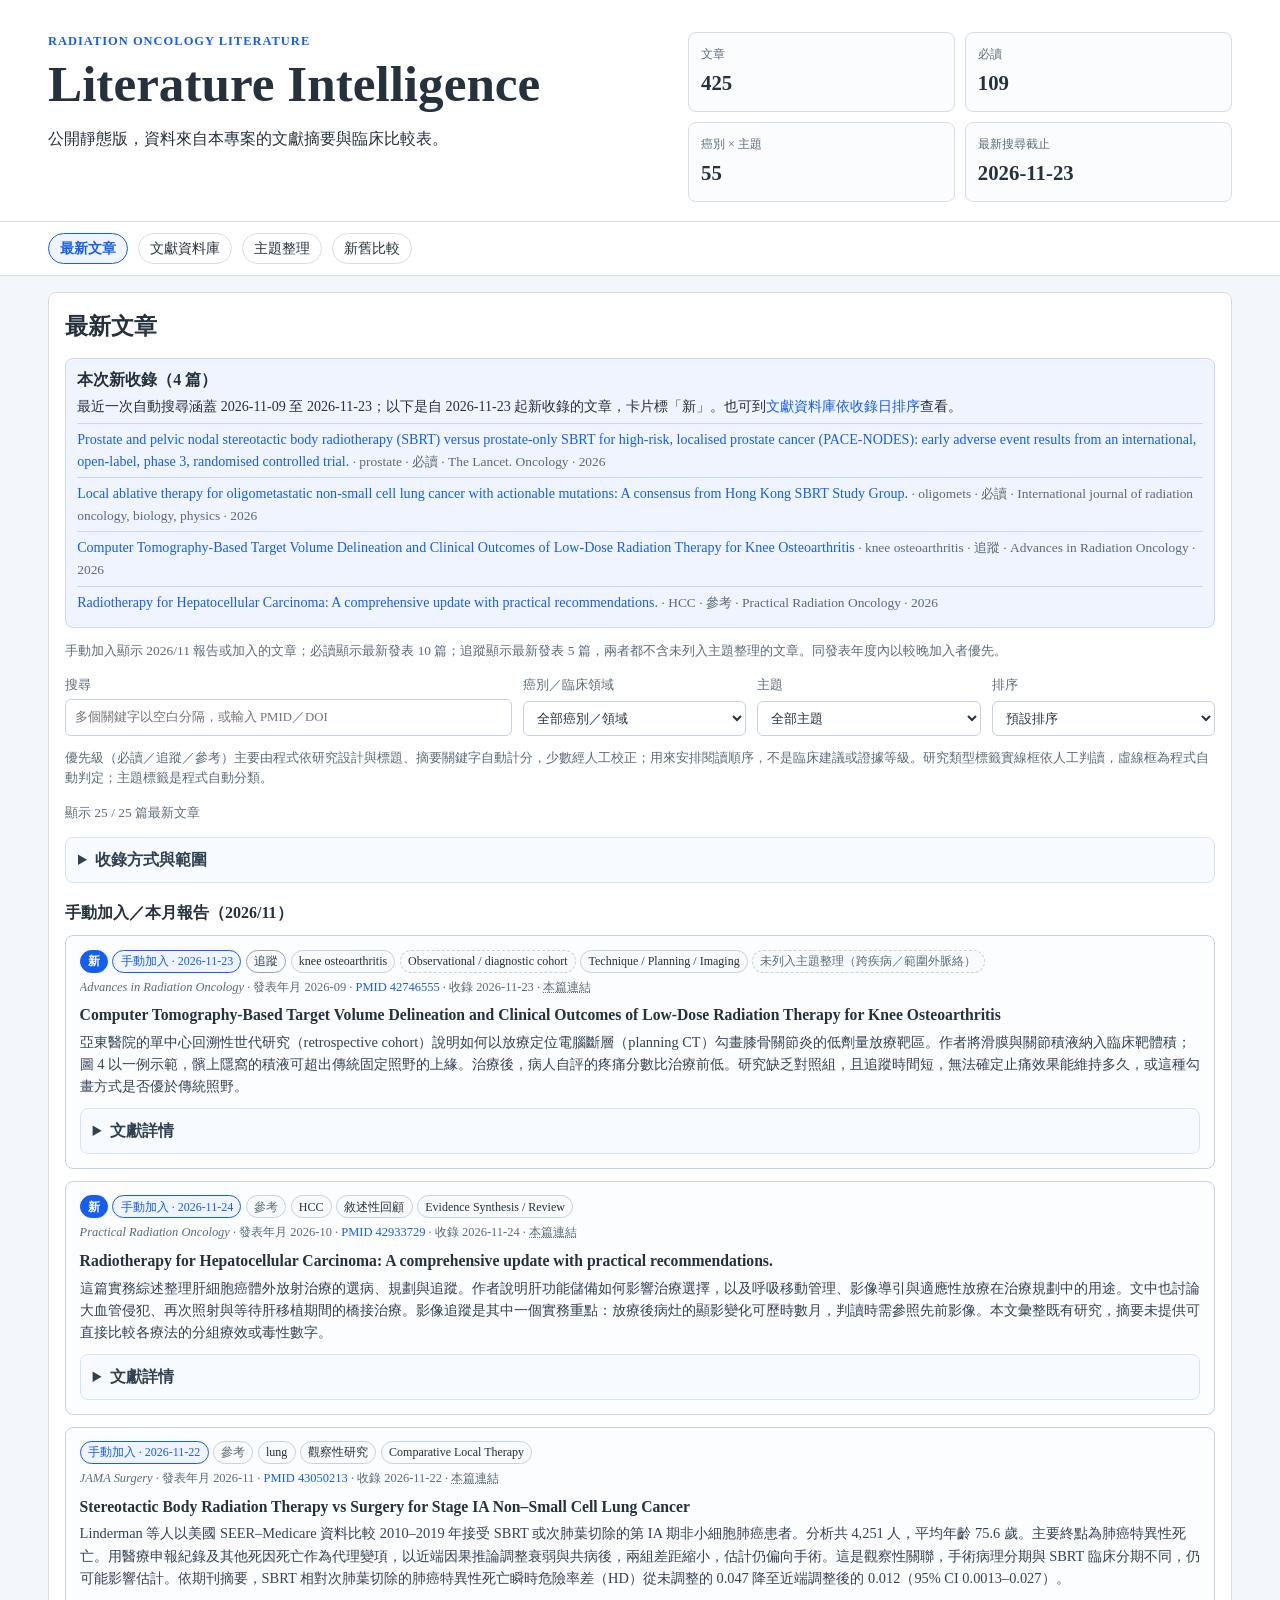
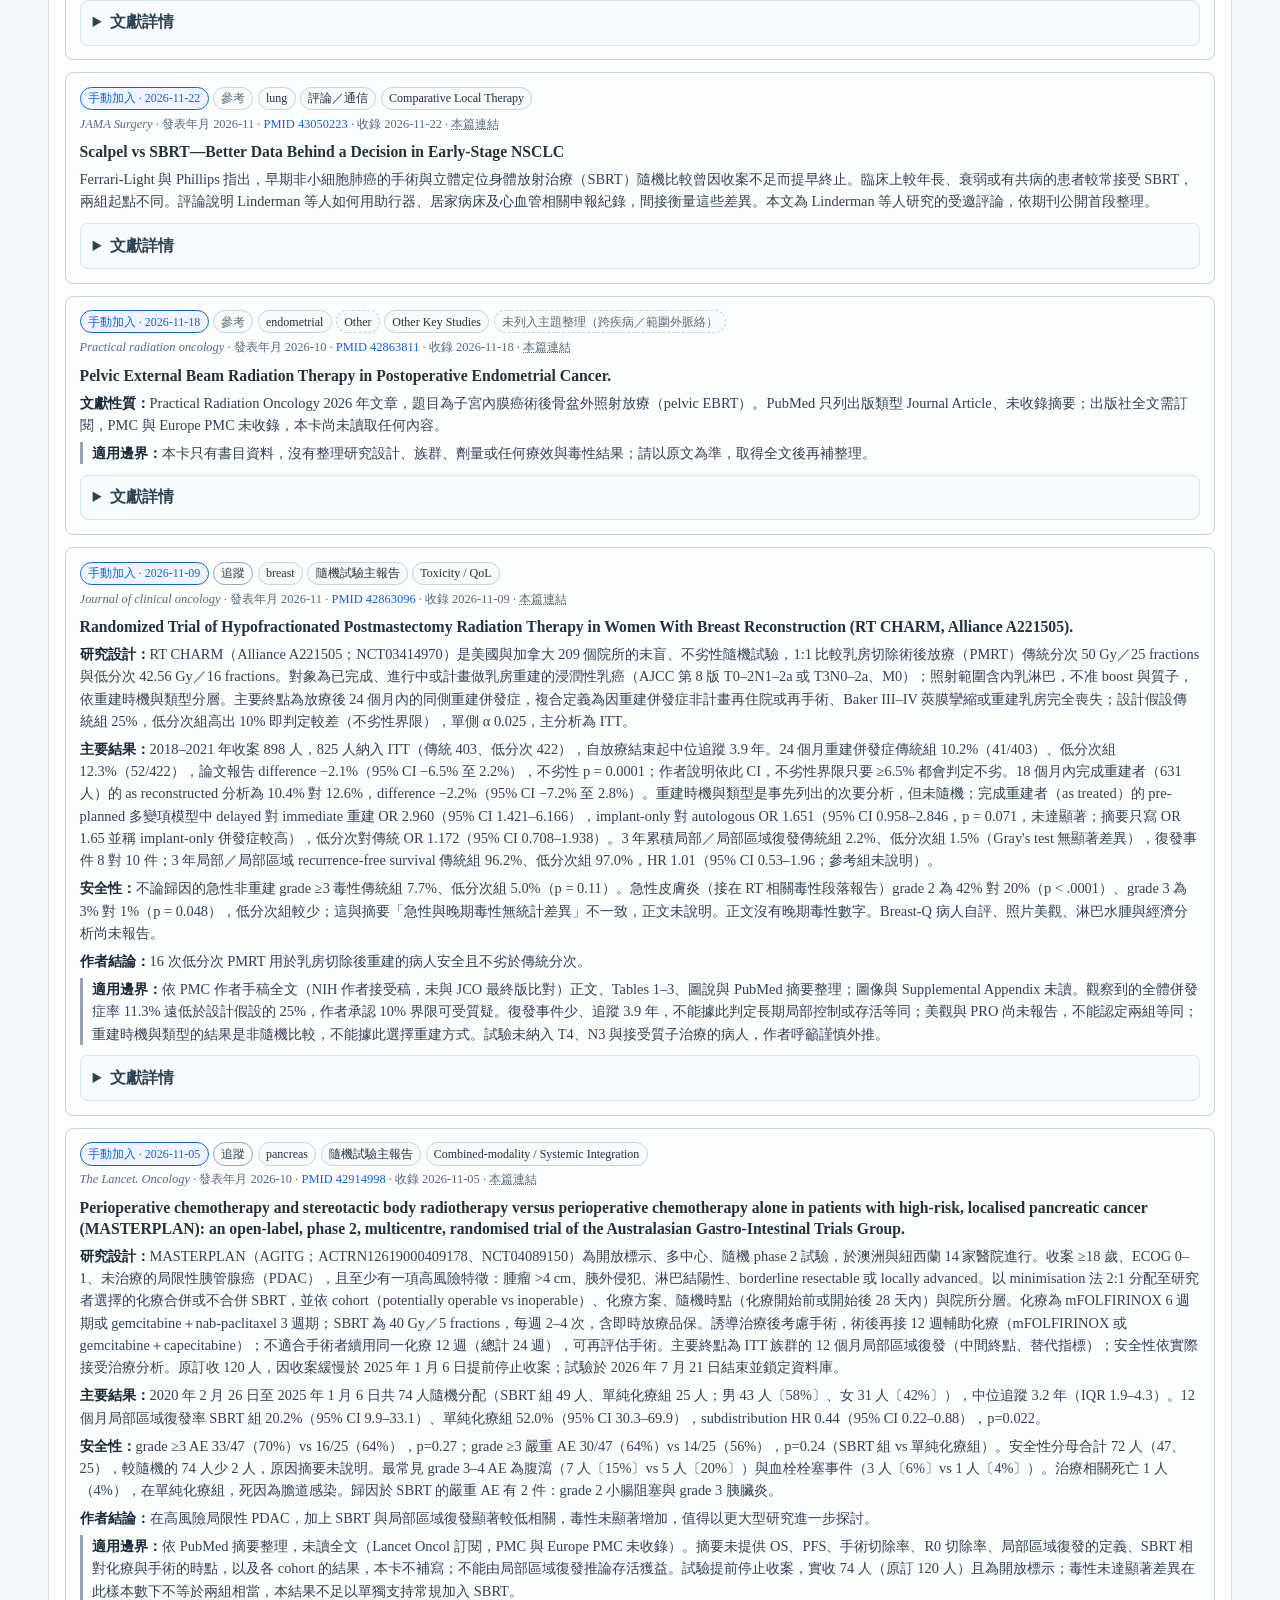
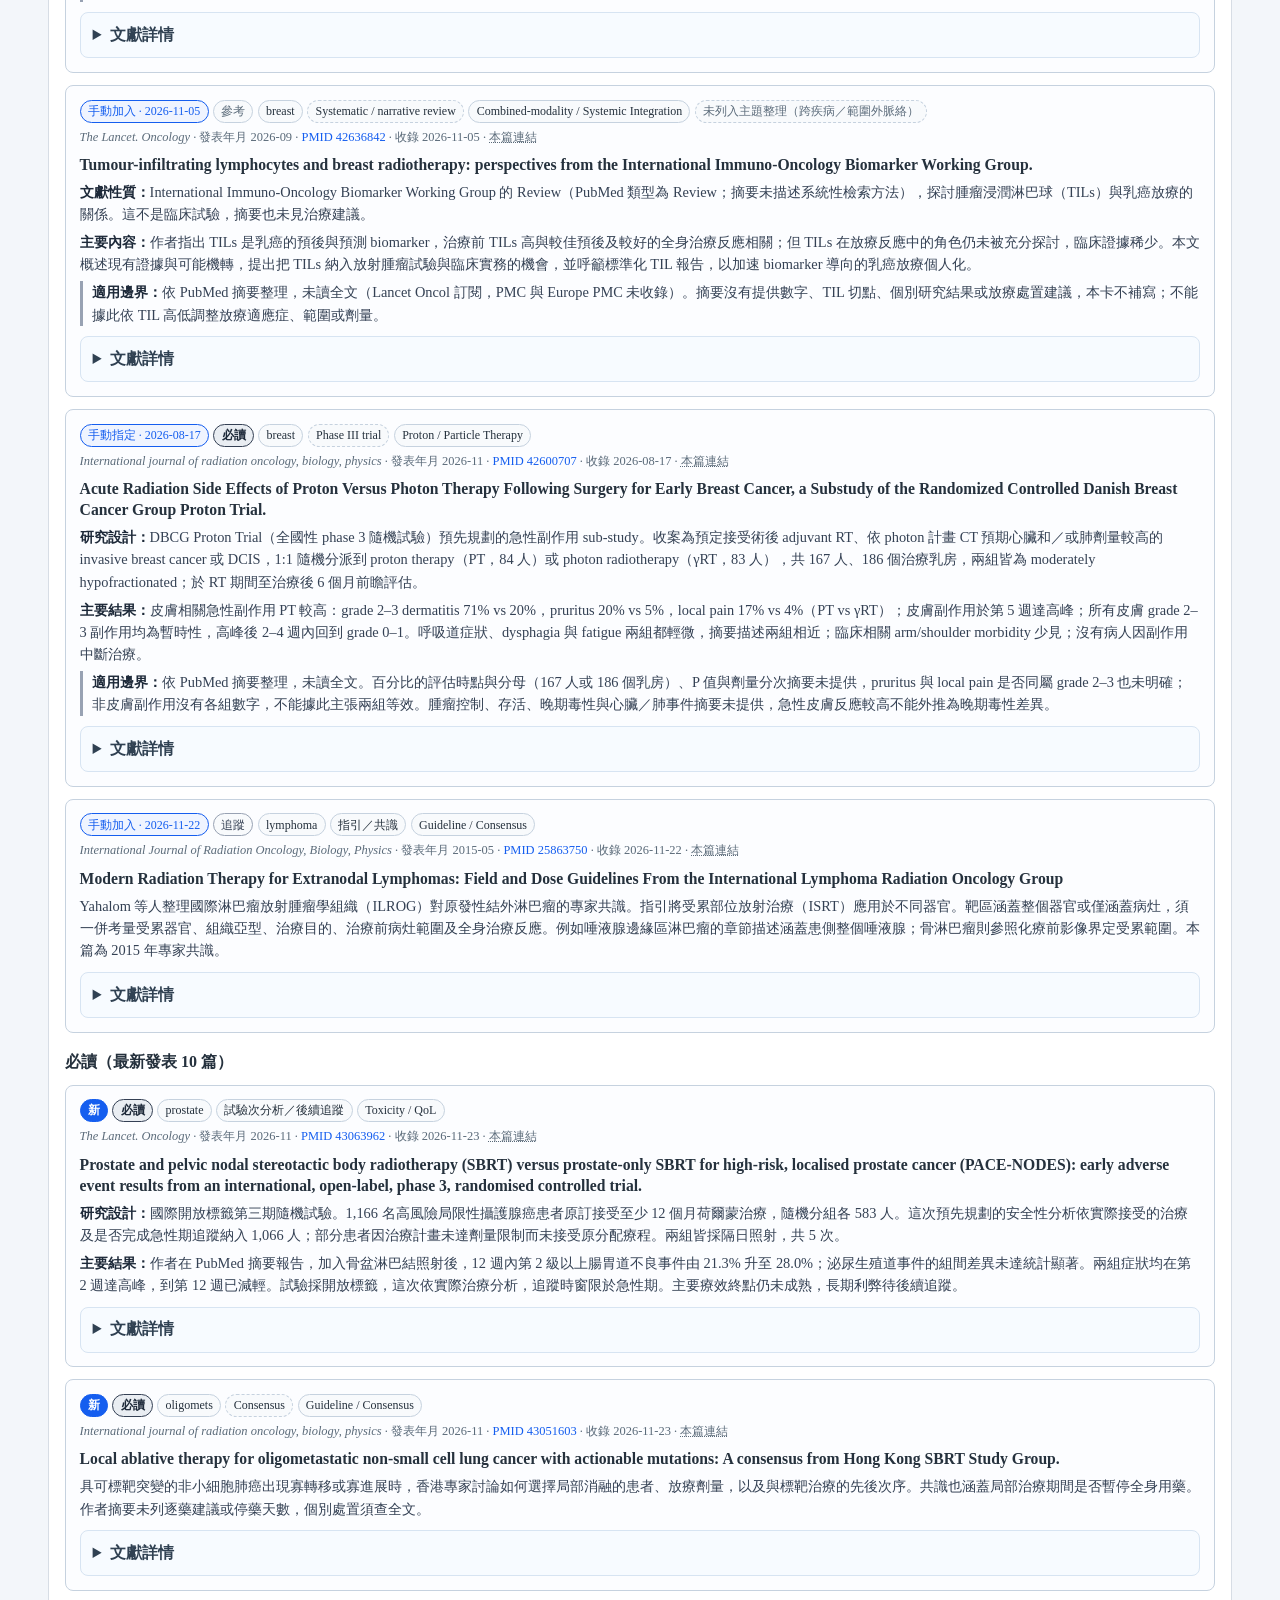
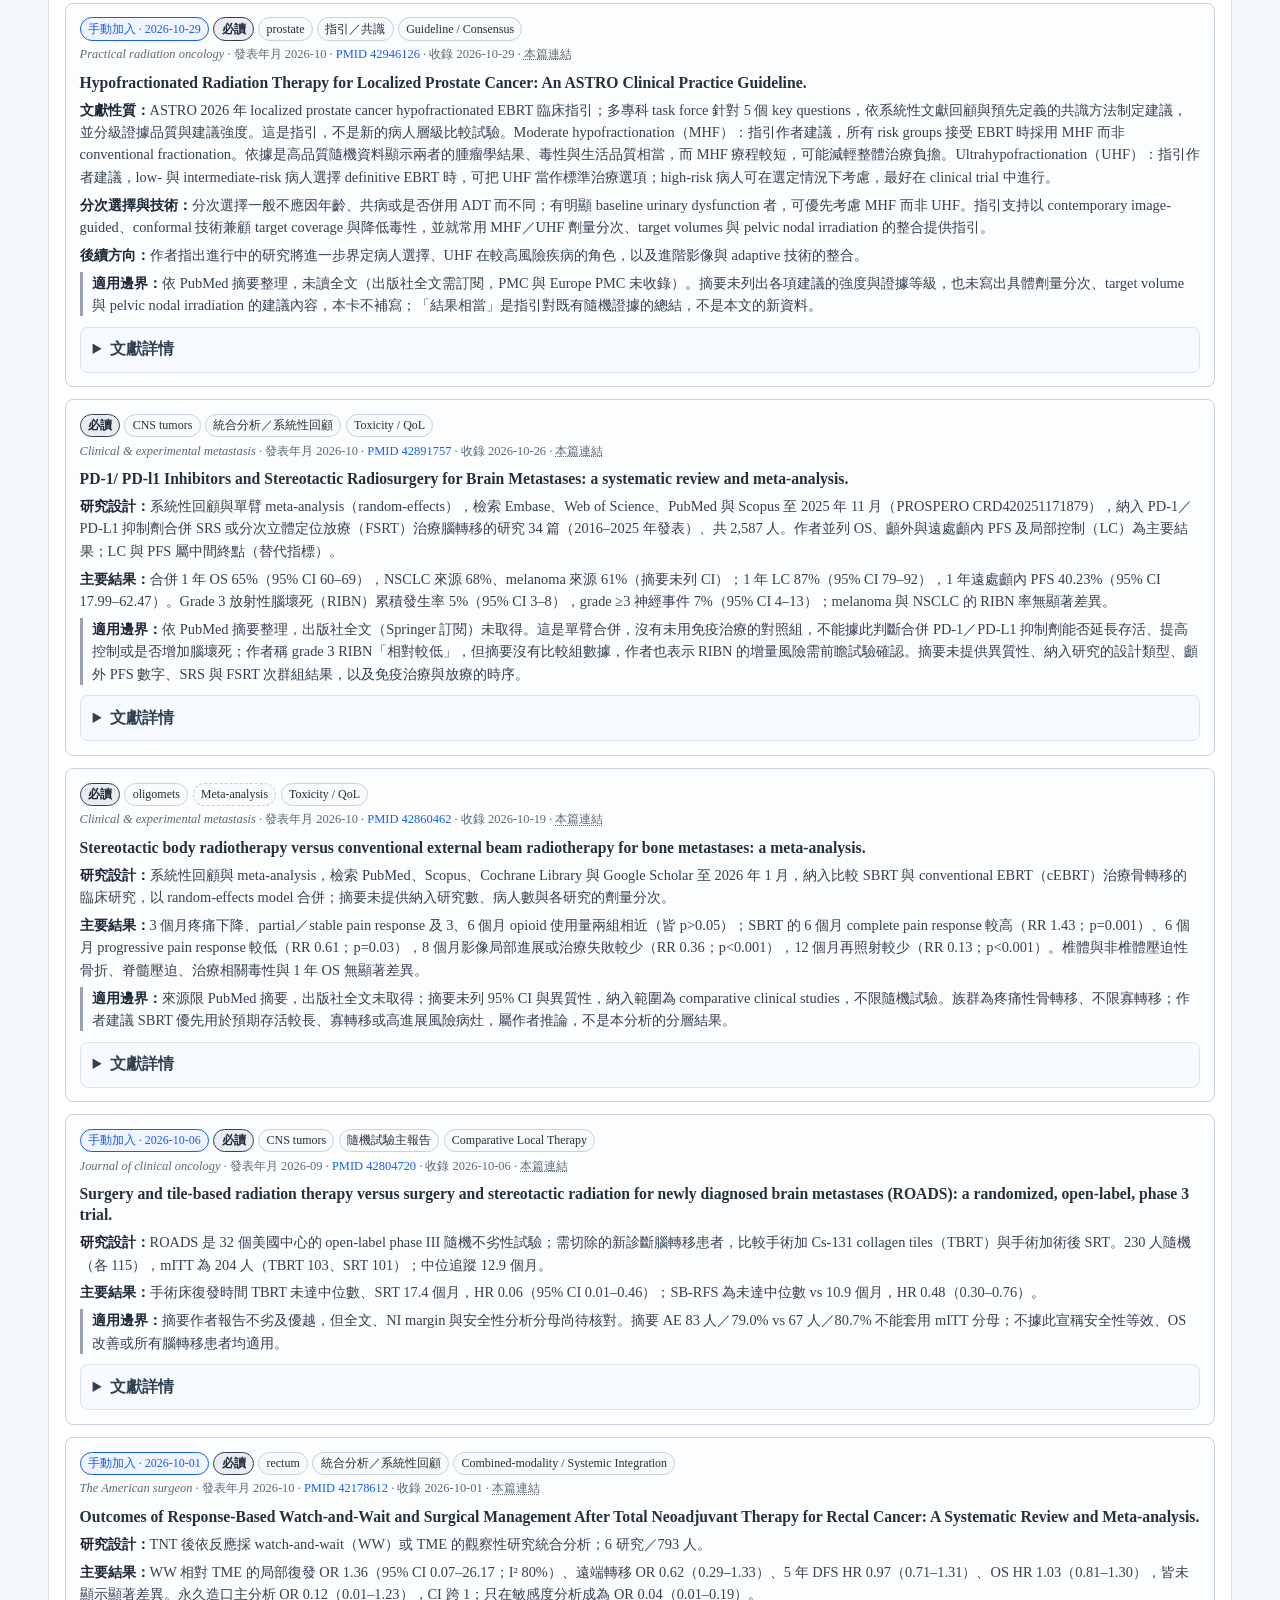
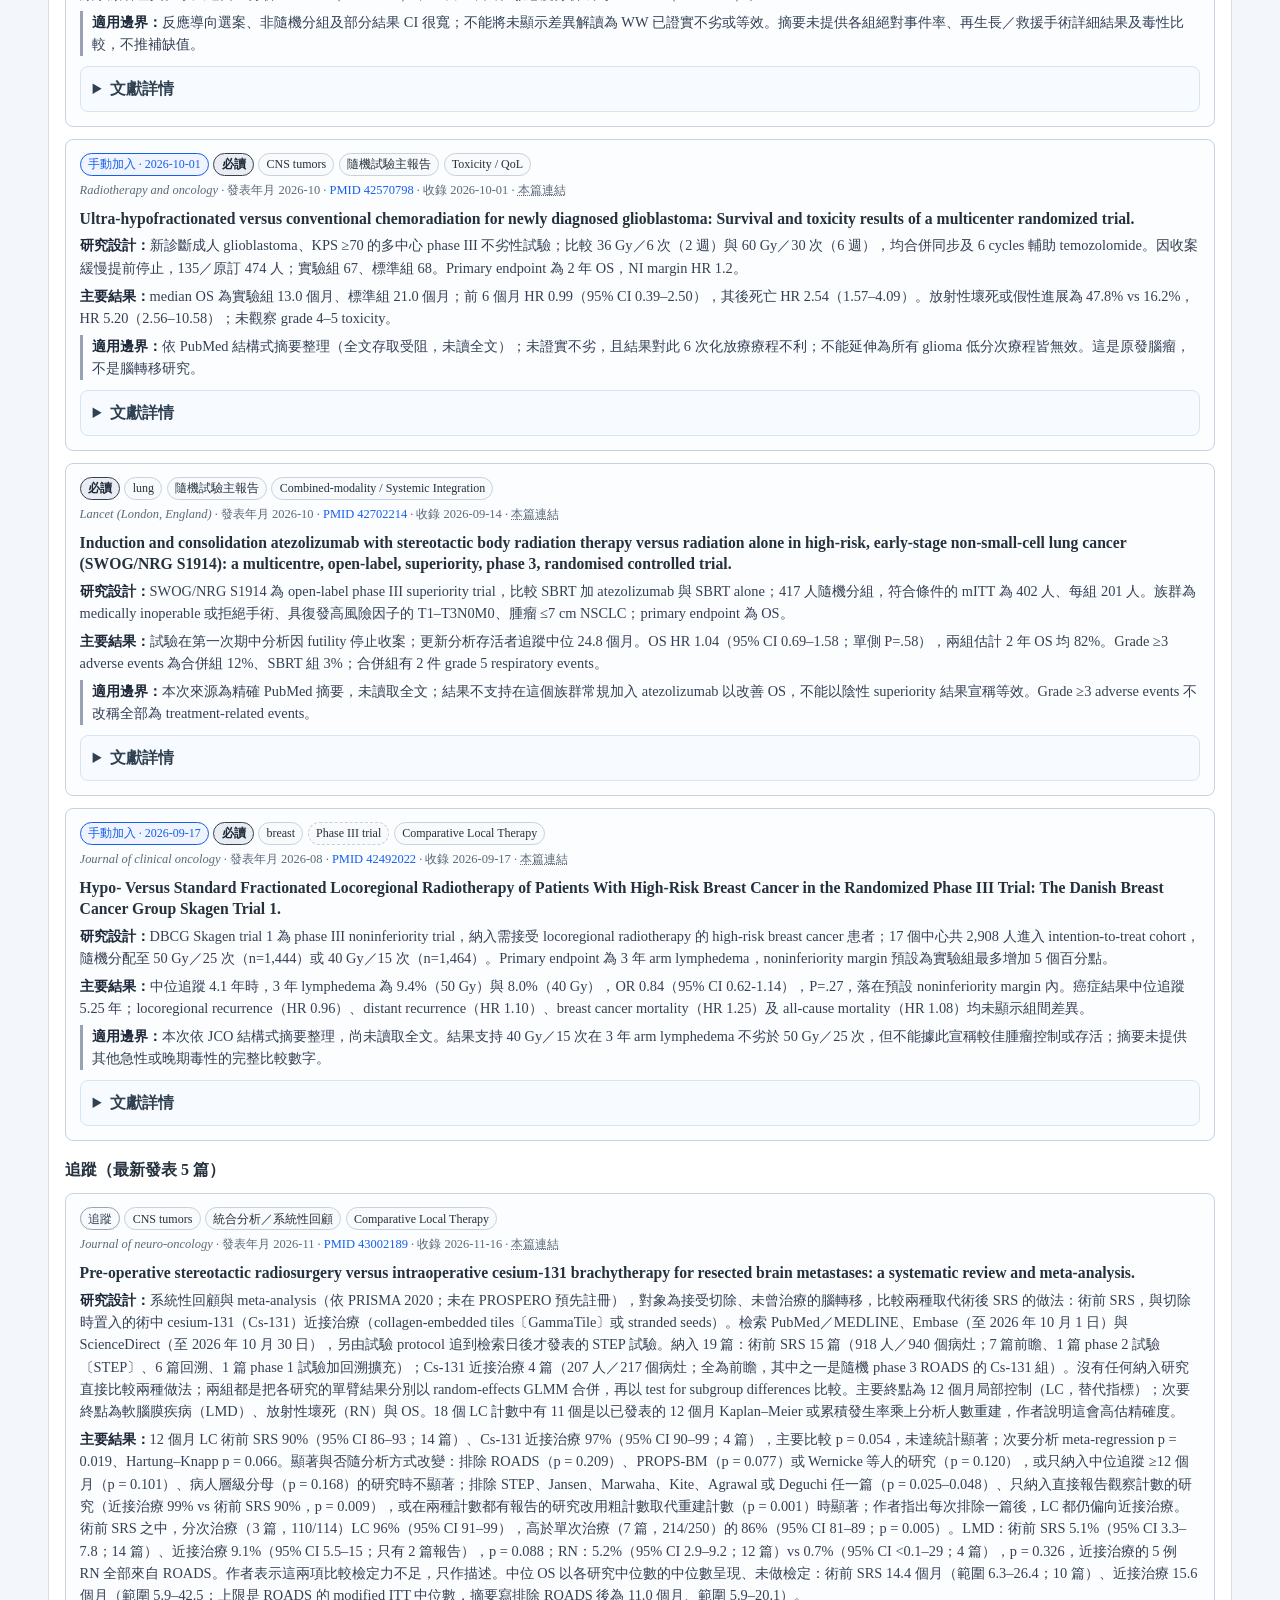
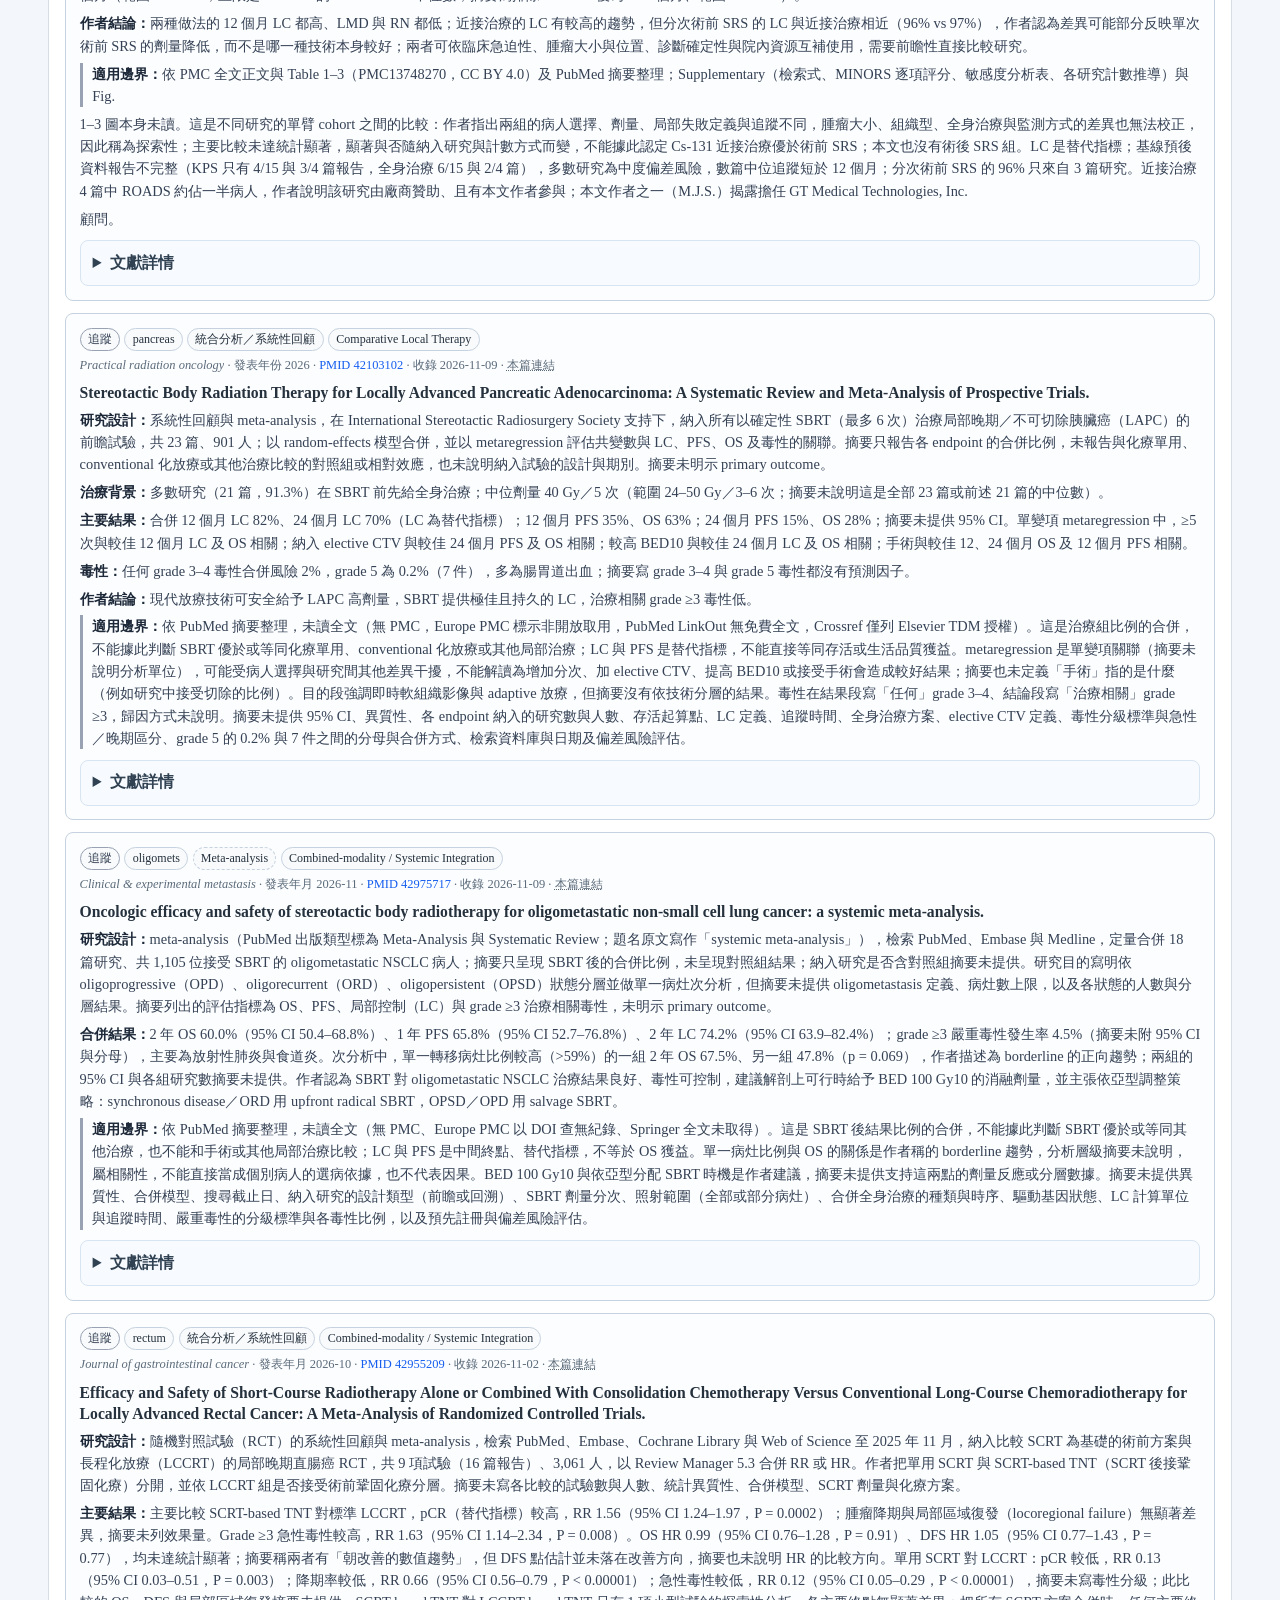
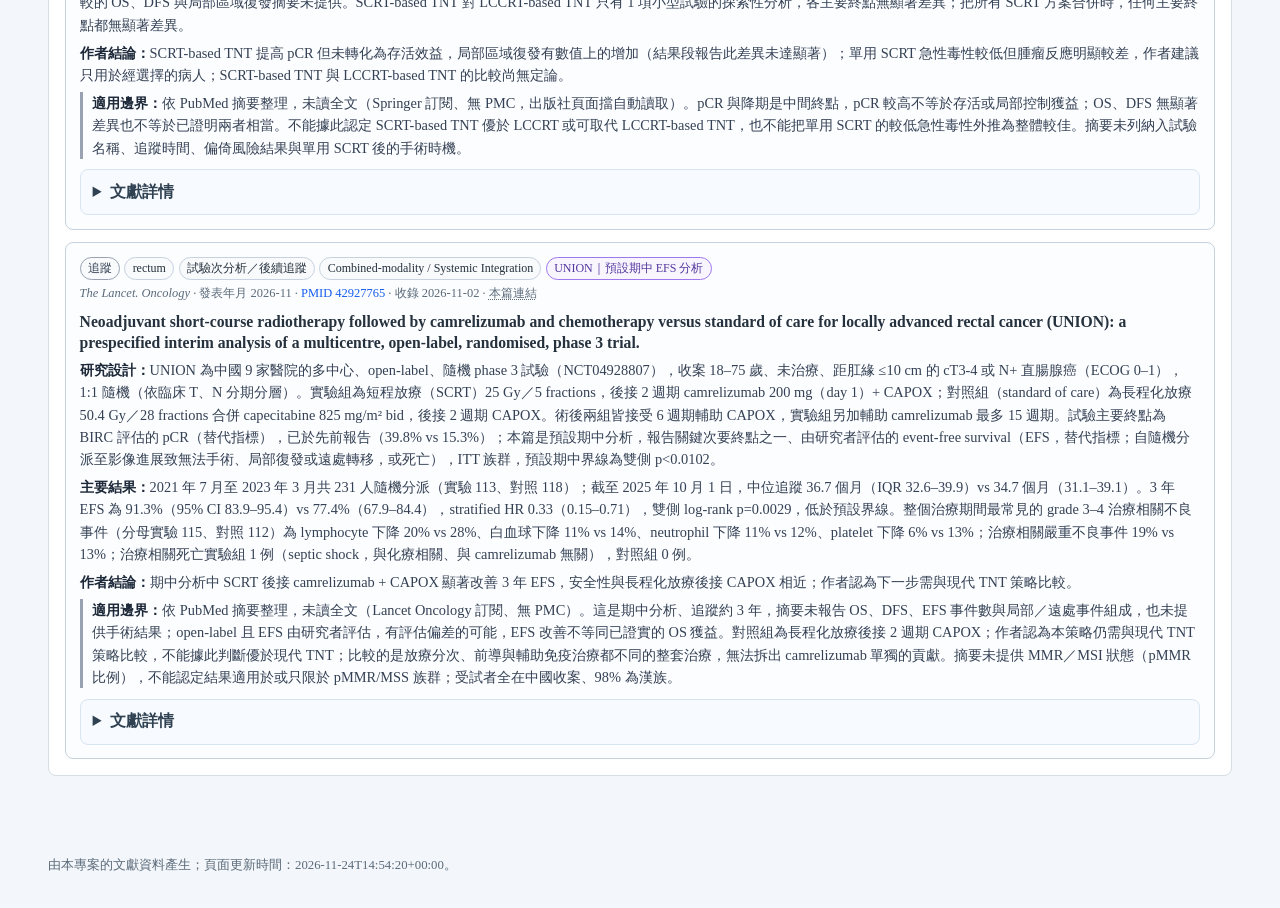
<file: index.html>
<!doctype html>
<html lang="zh-Hant">
<head>
  <meta charset="utf-8">
  <meta name="viewport" content="width=device-width, initial-scale=1">
  <title>Literature Intelligence</title>
  <link rel="stylesheet" href="assets/site.css?v=154242693cce">
  <script type="application/json" id="site-data">{"generatedAt": "2026-11-24T14:54:20+00:00", "latestDigestEnd": "2026-11-23", "articleCount": 425, "page": "latest"}</script>
</head>
<body>
  <a class="skip-link" href="#main-content">跳至主要內容</a>
  <header class="site-header site-header-latest">
    <div>
      <p class="eyebrow">Radiation Oncology Literature</p>
      <h1>Literature Intelligence</h1>
      <p>公開靜態版，資料來自本專案的文獻摘要與臨床比較表。</p>
    </div>
    
    <dl class="metrics">
      <div><dt>文章</dt><dd>425</dd></div>
      <div><dt>必讀</dt><dd>109</dd></div>
      <div><dt>癌別 × 主題</dt><dd>55</dd></div>
      <div><dt>最新搜尋截止</dt><dd>2026-11-23</dd></div>
    </dl>
    
  </header>
  <nav class="section-nav" aria-label="主要導覽">
    <a href="index.html" class="active" aria-current="page">最新文章</a><a href="database.html">文獻資料庫</a><a href="topics.html">主題整理</a><a href="compare.html">新舊比較</a>
  </nav>
  <main id="main-content" tabindex="-1">
    
    <section class="panel">
      <h2>最新文章</h2>
      <section class="latest-additions"><h3>本次新收錄（4 篇）</h3><p>最近一次自動搜尋涵蓋 2026-11-09 至 2026-11-23；以下是自 2026-11-23 起新收錄的文章，卡片標「新」。也可到<a href="database.html?sort=added">文獻資料庫依收錄日排序</a>查看。</p><ul class="new-additions"><li><a href="database.html#pmid-43063962">Prostate and pelvic nodal stereotactic body radiotherapy (SBRT) versus prostate-only SBRT for high-risk, localised prostate cancer (PACE-NODES): early adverse event results from an international, open-label, phase 3, randomised controlled trial.</a><span class="muted"> · prostate · 必讀 · The Lancet. Oncology · 2026</span></li><li><a href="database.html#pmid-43051603">Local ablative therapy for oligometastatic non-small cell lung cancer with actionable mutations: A consensus from Hong Kong SBRT Study Group.</a><span class="muted"> · oligomets · 必讀 · International journal of radiation oncology, biology, physics · 2026</span></li><li><a href="database.html#pmid-42746555">Computer Tomography-Based Target Volume Delineation and Clinical Outcomes of Low-Dose Radiation Therapy for Knee Osteoarthritis</a><span class="muted"> · knee osteoarthritis · 追蹤 · Advances in Radiation Oncology · 2026</span></li><li><a href="database.html#pmid-42933729">Radiotherapy for Hepatocellular Carcinoma: A comprehensive update with practical recommendations.</a><span class="muted"> · HCC · 參考 · Practical Radiation Oncology · 2026</span></li></ul></section>
      <p class="caption">手動加入顯示 2026/11 報告或加入的文章；必讀顯示最新發表 10 篇；追蹤顯示最新發表 5 篇，兩者都不含未列入主題整理的文章。同發表年度內以較晚加入者優先。</p>
      <button type="button" class="filter-toggle" aria-expanded="false" aria-controls="filterControls">篩選與排序</button><div id="filterControls" class="filters filter-panel" data-filter-target="#latestArticles" data-filter-items=".filter-item"><label>搜尋 <input id="searchBox" class="filter-search" type="search" placeholder="多個關鍵字以空白分隔，或輸入 PMID／DOI"></label><label>癌別／臨床領域 <select id="cancerFilter" class="filter-cancer"><option value="">全部癌別／領域</option><option value="CNS tumors">CNS tumors</option><option value="HCC">HCC</option><option value="breast">breast</option><option value="endometrial">endometrial</option><option value="esophageal">esophageal</option><option value="head and neck">head and neck</option><option value="knee osteoarthritis">knee osteoarthritis</option><option value="lung">lung</option><option value="lymphoma">lymphoma</option><option value="oligomets">oligomets</option><option value="pancreas">pancreas</option><option value="prostate">prostate</option><option value="rectum">rectum</option></select></label><label>主題 <select id="themeFilter" class="filter-theme"><option value="">全部主題</option><option value="Combined-modality / Systemic Integration">Combined-modality / Systemic Integration</option><option value="Comparative Local Therapy">Comparative Local Therapy</option><option value="Evidence Synthesis / Review">Evidence Synthesis / Review</option><option value="Guideline / Consensus">Guideline / Consensus</option><option value="Oligometastatic Local Therapy">Oligometastatic Local Therapy</option><option value="Other Key Studies">Other Key Studies</option><option value="Proton / Particle Therapy">Proton / Particle Therapy</option><option value="Technique / Planning / Imaging">Technique / Planning / Imaging</option><option value="Toxicity / QoL">Toxicity / QoL</option></select></label><label>排序 <select id="sortOrder" class="filter-sort"><option value="">預設排序</option><option value="published">發表年月（新到舊）</option><option value="added">收錄日（新到舊）</option><option value="priority">優先級（必讀優先）</option></select></label></div><p class="caption filter-note">優先級（必讀／追蹤／參考）主要由程式依研究設計與標題、摘要關鍵字自動計分，少數經人工校正；用來安排閱讀順序，不是臨床建議或證據等級。研究類型標籤實線框依人工判讀，虛線框為程式自動判定；主題標籤是程式自動分類。</p><p class="caption" role="status" aria-live="polite" aria-atomic="true">顯示 <span id="visibleCount" class="visible-count">25</span> / 25 篇最新文章</p><p id="emptyState" class="muted hidden">沒有符合目前篩選條件的項目。</p>
      
<details class="scope-note">
  <summary>收錄方式與範圍</summary>
  <div class="scope-note-body">
    <p>本站文章有三個來源。一是 2026 年 4 月建庫時，以同一套條件一次搜尋 2021 至 2026 年 PubMed 的英文文獻，目前多數自動收錄的文章來自這次。二是之後每週一次的 PubMed 自動搜尋。三是手動加入，例如住院醫師雜誌研討會報告或特別指定補充的文章，可在文獻資料庫勾選「只顯示手動加入／指定文章」查看。</p>
    <p>自動搜尋涵蓋 8 個主題：腦轉移、寡轉移、肝細胞癌、胰臟癌、肺癌、前列腺癌、乳癌與直腸癌。一般主題要求標題或摘要提到 SBRT、stereotactic body radiation、proton、hypofractionation 或 ultra-hypofractionation（腦轉移主題另外接受 radiosurgery），而且標題或摘要提到 phase III、guideline 或 consensus，或 PubMed 把文章歸類為 meta-analysis 或 practice guideline。直腸癌主題改以全程新輔助治療（TNT）或短程放療為條件，並要求 meta-analysis、pooled analysis、randomized 或 phase III 等設計詞。所有主題再經同一道自動篩選：標題或摘要須提到 phase III、meta-analysis、guideline 或 consensus（或 PubMed 歸類為 meta-analysis、指引或共識），並排除病例報告、社論、letter，以及標題或摘要提到 retrospective 的文章。</p>
    <p>常規分割、同步化學放射治療、WBRT 與 randomized phase II 都不是搜尋條件（radiosurgery 只用於腦轉移主題），所以以這些為主題的文章多半是手動加入；但若標題或摘要同時提到 phase III 等條件，或屬直腸癌 TNT 主題，仍可能被自動收錄。腦部主題在 2026 年 10 月以前的搜尋詞雖然是腦轉移，但 PubMed 實際涵蓋各種腦腫瘤；之後改為只搜尋腦轉移，先前收錄的原發腦瘤文章仍保留，因此站上標為 CNS tumors。收錄條件只代表標題或摘要提到這些詞，不代表每篇文章本身都是這些設計。</p>
  </div>
</details>

      <div id="latestArticles" class="sectioned-list"><section class="filter-section"><h3>手動加入／本月報告（2026/11）</h3><div class="article-list compact"><article class="article-card filter-item" id="pmid-42746555" data-cancer="knee osteoarthritis" data-theme="Technique / Planning / Imaging" data-priority="monitor" data-study="Observational / diagnostic cohort" data-manual="1" data-search="computer tomography-based target volume delineation and clinical outcomes of low-dose radiation therapy for knee osteoarthritis 亞東醫院的單中心回溯性世代研究（retrospective cohort）說明如何以放療定位電腦斷層（planning ct）勾畫膝骨關節炎的低劑量放療靶區。作者將滑膜與關節積液納入臨床靶體積；圖 4 以一例示範，髕上隱窩的積液可超出傳統固定照野的上緣。治療後，病人自評的疼痛分數比治療前低。研究缺乏對照組，且追蹤時間短，無法確定止痛效果能維持多久，或這種勾畫方式是否優於傳統照野。 亞東醫院的單中心回溯性世代研究（retrospective cohort）說明如何以放療定位電腦斷層（planning ct）勾畫膝骨關節炎的低劑量放療靶區。作者將滑膜與關節積液納入臨床靶體積；圖 4 以一例示範，髕上隱窩的積液可超出傳統固定照野的上緣。治療後，病人自評的疼痛分數比治療前低。研究缺乏對照組，且追蹤時間短，無法確定止痛效果能維持多久，或這種勾畫方式是否優於傳統照野。 knee osteoarthritis technique / planning / imaging observational / diagnostic cohort monitor 追蹤  advances in radiation oncology lu yf, chuang ey, hsieh zy, lim kx, shueng pw, hsu cx, kuo dy, hou py, chang ch, hsieh ch 42746555 10.1016/j.adro.2026.102120" data-pmid="42746555" data-doi="10.1016/j.adro.2026.102120" data-published="2026-09" data-added="2026-11-23" data-rank="1"><div class="article-meta"><span class="tag tag-new">新</span> <span class="tag tag-manual">手動加入 · 2026-11-23</span> <span class="tag tag-monitor">追蹤</span> <span class="tag">knee osteoarthritis</span> <span class="tag tag-auto" title="程式依標題與摘要自動判定">Observational / diagnostic cohort</span> <span class="tag">Technique / Planning / Imaging</span> <span class="tag tag-scope">未列入主題整理（跨疾病／範圍外脈絡）</span></div><div class="article-source"><span class="meta-journal" title="Advances in Radiation Oncology">Advances in Radiation Oncology</span> · <span>發表年月 2026-09</span> · <span><a href="https://pubmed.ncbi.nlm.nih.gov/42746555/">PMID 42746555</a></span> · <span>收錄 2026-11-23</span> · <a class="permalink" href="database.html#pmid-42746555">本篇連結</a></div><h3>Computer Tomography-Based Target Volume Delineation and Clinical Outcomes of Low-Dose Radiation Therapy for Knee Osteoarthritis</h3><div class="article-summary"><p>亞東醫院的單中心回溯性世代研究（retrospective cohort）說明如何以放療定位電腦斷層（planning CT）勾畫膝骨關節炎的低劑量放療靶區。作者將滑膜與關節積液納入臨床靶體積；圖 4 以一例示範，髕上隱窩的積液可超出傳統固定照野的上緣。治療後，病人自評的疼痛分數比治療前低。研究缺乏對照組，且追蹤時間短，無法確定止痛效果能維持多久，或這種勾畫方式是否優於傳統照野。</p></div><details><summary>文獻詳情</summary><div class="detail-panel"><div class="article-links"><a href="https://pubmed.ncbi.nlm.nih.gov/42746555/">PubMed</a><a href="https://doi.org/10.1016/j.adro.2026.102120">DOI</a><a href="https://pmc.ncbi.nlm.nih.gov/articles/PMC13576726/">PMC 免費全文</a></div><h4>文獻資訊</h4><div class="table-wrap"><table class="article-info-table"><caption class="visually-hidden">文獻資訊</caption><thead><tr><th>欄位</th><th>內容</th></tr></thead><tbody><tr><td>發表時間</td><td>2026-09</td></tr><tr><td>加入方式</td><td>手動加入（2026-11-23，使用者提供 DOI，依 PMC 全文整理）</td></tr><tr><td>期刊</td><td>Advances in Radiation Oncology</td></tr><tr><td>PMID/DOI</td><td>PMID 42746555</td></tr><tr><td>PubMed 列出的全文來源</td><td>PMC 免費全文。</td></tr></tbody></table></div><p class="muted">這篇目前沒有可呈現的臨床比較表。</p></div></details></article><article class="article-card filter-item" id="pmid-42933729" data-cancer="HCC" data-theme="Evidence Synthesis / Review" data-priority="archive" data-study="敘述性回顧" data-manual="1" data-search="radiotherapy for hepatocellular carcinoma: a comprehensive update with practical recommendations. 這篇實務綜述整理肝細胞癌體外放射治療的選病、規劃與追蹤。作者說明肝功能儲備如何影響治療選擇，以及呼吸移動管理、影像導引與適應性放療在治療規劃中的用途。文中也討論大血管侵犯、再次照射與等待肝移植期間的橋接治療。影像追蹤是其中一個實務重點：放療後病灶的顯影變化可歷時數月，判讀時需參照先前影像。本文彙整既有研究，摘要未提供可直接比較各療法的分組療效或毒性數字。 這篇實務綜述整理肝細胞癌體外放射治療的選病、規劃與追蹤。作者說明肝功能儲備如何影響治療選擇，以及呼吸移動管理、影像導引與適應性放療在治療規劃中的用途。文中也討論大血管侵犯、再次照射與等待肝移植期間的橋接治療。影像追蹤是其中一個實務重點：放療後病灶的顯影變化可歷時數月，判讀時需參照先前影像。本文彙整既有研究，摘要未提供可直接比較各療法的分組療效或毒性數字。 hcc evidence synthesis / review 敘述性回顧 archive 參考  practical radiation oncology yanagihara tk, dawson la, makishima h, moon am, yan m 42933729 10.1016/j.prro.2026.10.004" data-pmid="42933729" data-doi="10.1016/j.prro.2026.10.004" data-published="2026-10" data-added="2026-11-24" data-rank="2"><div class="article-meta"><span class="tag tag-new">新</span> <span class="tag tag-manual">手動加入 · 2026-11-24</span> <span class="tag tag-muted">參考</span> <span class="tag">HCC</span> <span class="tag">敘述性回顧</span> <span class="tag">Evidence Synthesis / Review</span></div><div class="article-source"><span class="meta-journal" title="Practical Radiation Oncology">Practical Radiation Oncology</span> · <span>發表年月 2026-10</span> · <span><a href="https://pubmed.ncbi.nlm.nih.gov/42933729/">PMID 42933729</a></span> · <span>收錄 2026-11-24</span> · <a class="permalink" href="database.html#pmid-42933729">本篇連結</a></div><h3>Radiotherapy for Hepatocellular Carcinoma: A comprehensive update with practical recommendations.</h3><div class="article-summary"><p>這篇實務綜述整理肝細胞癌體外放射治療的選病、規劃與追蹤。作者說明肝功能儲備如何影響治療選擇，以及呼吸移動管理、影像導引與適應性放療在治療規劃中的用途。文中也討論大血管侵犯、再次照射與等待肝移植期間的橋接治療。影像追蹤是其中一個實務重點：放療後病灶的顯影變化可歷時數月，判讀時需參照先前影像。本文彙整既有研究，摘要未提供可直接比較各療法的分組療效或毒性數字。</p></div><details><summary>文獻詳情</summary><div class="detail-panel"><div class="article-links"><a href="https://pubmed.ncbi.nlm.nih.gov/42933729/">PubMed</a><a href="https://doi.org/10.1016/j.prro.2026.10.004">DOI</a><a href="https://www.sciencedirect.com/science/article/abs/pii/S1879850026003279">Publisher</a></div><h4>文獻資訊</h4><div class="table-wrap"><table class="article-info-table"><caption class="visually-hidden">文獻資訊</caption><thead><tr><th>欄位</th><th>內容</th></tr></thead><tbody><tr><td>發表時間</td><td>2026-10</td></tr><tr><td>加入方式</td><td>手動加入（2026-11-24，使用者指定，依 PubMed 作者摘要與出版社章節預覽整理）</td></tr><tr><td>期刊</td><td>Practical Radiation Oncology</td></tr><tr><td>PMID/DOI</td><td>PMID 42933729</td></tr><tr><td>PubMed 列出的全文來源</td><td>PubMed LinkOut 未列免費全文來源（快照日期 2026-11-24）。</td></tr></tbody></table></div><p class="muted">這篇目前沒有可呈現的臨床比較表。</p></div></details></article><article class="article-card filter-item" id="pmid-43050213" data-cancer="lung" data-theme="Comparative Local Therapy" data-priority="archive" data-study="觀察性研究" data-manual="1" data-search="stereotactic body radiation therapy vs surgery for stage ia non–small cell lung cancer linderman 等人以美國 seer–medicare 資料比較 2010–2019 年接受 sbrt 或次肺葉切除的第 ia 期非小細胞肺癌患者。分析共 4,251 人，平均年齡 75.6 歲。主要終點為肺癌特異性死亡。用醫療申報紀錄及其他死因死亡作為代理變項，以近端因果推論調整衰弱與共病後，兩組差距縮小，估計仍偏向手術。這是觀察性關聯，手術病理分期與 sbrt 臨床分期不同，仍可能影響估計。依期刊摘要，sbrt 相對次肺葉切除的肺癌特異性死亡瞬時危險率差（hd）從未調整的 0.047 降至近端調整後的 0.012（95% ci 0.0013–0.027）。 linderman 等人以美國 seer–medicare 資料比較 2010–2019 年接受 sbrt 或次肺葉切除的第 ia 期非小細胞肺癌患者。分析共 4,251 人，平均年齡 75.6 歲。主要終點為肺癌特異性死亡。用醫療申報紀錄及其他死因死亡作為代理變項，以近端因果推論調整衰弱與共病後，兩組差距縮小，估計仍偏向手術。這是觀察性關聯，手術病理分期與 sbrt 臨床分期不同，仍可能影響估計。依期刊摘要，sbrt 相對次肺葉切除的肺癌特異性死亡瞬時危險率差（hd）從未調整的 0.047 降至近端調整後的 0.012（95% ci 0.0013–0.027）。 lung comparative local therapy 觀察性研究 archive 參考  jama surgery linderman gc, li kq, potter al, 43050213 10.1001/jamasurg.2026.5510" data-pmid="43050213" data-doi="10.1001/jamasurg.2026.5510" data-published="2026-11" data-added="2026-11-22" data-rank="2"><div class="article-meta"><span class="tag tag-manual">手動加入 · 2026-11-22</span> <span class="tag tag-muted">參考</span> <span class="tag">lung</span> <span class="tag">觀察性研究</span> <span class="tag">Comparative Local Therapy</span></div><div class="article-source"><span class="meta-journal" title="JAMA Surgery">JAMA Surgery</span> · <span>發表年月 2026-11</span> · <span><a href="https://pubmed.ncbi.nlm.nih.gov/43050213/">PMID 43050213</a></span> · <span>收錄 2026-11-22</span> · <a class="permalink" href="database.html#pmid-43050213">本篇連結</a></div><h3>Stereotactic Body Radiation Therapy vs Surgery for Stage IA Non–Small Cell Lung Cancer</h3><div class="article-summary"><p>Linderman 等人以美國 SEER–Medicare 資料比較 2010–2019 年接受 SBRT 或次肺葉切除的第 IA 期非小細胞肺癌患者。分析共 4,251 人，平均年齡 75.6 歲。主要終點為肺癌特異性死亡。用醫療申報紀錄及其他死因死亡作為代理變項，以近端因果推論調整衰弱與共病後，兩組差距縮小，估計仍偏向手術。這是觀察性關聯，手術病理分期與 SBRT 臨床分期不同，仍可能影響估計。依期刊摘要，SBRT 相對次肺葉切除的肺癌特異性死亡瞬時危險率差（HD）從未調整的 0.047 降至近端調整後的 0.012（95% CI 0.0013–0.027）。</p></div><details><summary>文獻詳情</summary><div class="detail-panel"><div class="clinical-block"><h4>臨床比較表</h4><h5>收案對象</h5><div class="table-wrap"><table class="clinical-population-table"><caption class="visually-hidden">臨床比較表收案對象</caption><thead><tr><th>整體收案對象</th></tr></thead><tbody><tr><td>美國 SEER–Medicare 第 IA 期非小細胞肺癌，2010–2019 年接受 SBRT 或次肺葉切除，共 4,251 人，平均年齡 75.6 歲。</td></tr></tbody></table></div><h5>證據整理</h5><div class="table-wrap"><table class="clinical-table"><caption class="visually-hidden">臨床證據整理</caption><thead><tr><th>比較項目</th><th>SBRT</th><th>次肺葉切除</th><th>組間比較與限制</th></tr></thead><tbody><tr><td data-label="比較項目">治療</td><td data-label="SBRT">2,558 人</td><td data-label="次肺葉切除">1,693 人</td><td data-label="組間比較與限制">觀察性隊列，依實際接受的治療分組。</td></tr><tr><td data-label="比較項目">肺癌特異性死亡</td><td data-label="SBRT">摘要未提供分組絕對死亡率</td><td data-label="次肺葉切除">摘要未提供分組絕對死亡率</td><td data-label="組間比較與限制">SBRT 相對手術的危險率差（HD），未調整 0.047（95% CI 0.038–0.055），一般共變項調整 0.024（0.014–0.034），近端調整 0.012（0.0013–0.027）。HD 為人年尺度的瞬時危險率差，正值代表 SBRT 組較高。</td></tr><tr><td data-label="比較項目">治療毒性</td><td data-label="SBRT">摘要未提供</td><td data-label="次肺葉切除">摘要未提供</td><td data-label="組間比較與限制">可讀摘要未提供兩組毒性比較。</td></tr></tbody></table></div><p class="caption">依 JAMA Surgery 及 PubMed 摘要整理。手術病理分期與 SBRT 臨床分期的差異仍可能造成殘餘偏差。</p></div><div class="article-links"><a href="https://pubmed.ncbi.nlm.nih.gov/43050213/">PubMed</a><a href="https://doi.org/10.1001/jamasurg.2026.5510">DOI</a><a href="https://jamanetwork.com/journals/jamasurgery/article-abstract/2856946">Publisher</a></div><h4>文獻資訊</h4><div class="table-wrap"><table class="article-info-table"><caption class="visually-hidden">文獻資訊</caption><thead><tr><th>欄位</th><th>內容</th></tr></thead><tbody><tr><td>發表時間</td><td>2026-11</td></tr><tr><td>加入方式</td><td>手動加入（2026-11-22；使用者提供期刊連結）</td></tr><tr><td>期刊</td><td>JAMA Surgery</td></tr><tr><td>PMID/DOI</td><td>PMID 43050213</td></tr><tr><td>PubMed 列出的全文來源</td><td>PubMed LinkOut 未列免費全文來源（快照日期 2026-11-24）。</td></tr></tbody></table></div></div></details></article><article class="article-card filter-item" id="pmid-43050223" data-cancer="lung" data-theme="Comparative Local Therapy" data-priority="archive" data-study="評論／通信" data-manual="1" data-search="scalpel vs sbrt—better data behind a decision in early-stage nsclc ferrari-light 與 phillips 指出，早期非小細胞肺癌的手術與立體定位身體放射治療（sbrt）隨機比較曾因收案不足而提早終止。臨床上較年長、衰弱或有共病的患者較常接受 sbrt，兩組起點不同。評論說明 linderman 等人如何用助行器、居家病床及心血管相關申報紀錄，間接衡量這些差異。本文為 linderman 等人研究的受邀評論，依期刊公開首段整理。 ferrari-light 與 phillips 指出，早期非小細胞肺癌的手術與立體定位身體放射治療（sbrt）隨機比較曾因收案不足而提早終止。臨床上較年長、衰弱或有共病的患者較常接受 sbrt，兩組起點不同。評論說明 linderman 等人如何用助行器、居家病床及心血管相關申報紀錄，間接衡量這些差異。本文為 linderman 等人研究的受邀評論，依期刊公開首段整理。 lung comparative local therapy 評論／通信 archive 參考  jama surgery ferrari-light d, phillips jd 43050223 10.1001/jamasurg.2026.5493" data-pmid="43050223" data-doi="10.1001/jamasurg.2026.5493" data-published="2026-11" data-added="2026-11-22" data-rank="2"><div class="article-meta"><span class="tag tag-manual">手動加入 · 2026-11-22</span> <span class="tag tag-muted">參考</span> <span class="tag">lung</span> <span class="tag">評論／通信</span> <span class="tag">Comparative Local Therapy</span></div><div class="article-source"><span class="meta-journal" title="JAMA Surgery">JAMA Surgery</span> · <span>發表年月 2026-11</span> · <span><a href="https://pubmed.ncbi.nlm.nih.gov/43050223/">PMID 43050223</a></span> · <span>收錄 2026-11-22</span> · <a class="permalink" href="database.html#pmid-43050223">本篇連結</a></div><h3>Scalpel vs SBRT—Better Data Behind a Decision in Early-Stage NSCLC</h3><div class="article-summary"><p>Ferrari-Light 與 Phillips 指出，早期非小細胞肺癌的手術與立體定位身體放射治療（SBRT）隨機比較曾因收案不足而提早終止。臨床上較年長、衰弱或有共病的患者較常接受 SBRT，兩組起點不同。評論說明 Linderman 等人如何用助行器、居家病床及心血管相關申報紀錄，間接衡量這些差異。本文為 Linderman 等人研究的受邀評論，依期刊公開首段整理。</p></div><details><summary>文獻詳情</summary><div class="detail-panel"><div class="article-links"><a href="https://pubmed.ncbi.nlm.nih.gov/43050223/">PubMed</a><a href="https://doi.org/10.1001/jamasurg.2026.5493">DOI</a><a href="https://jamanetwork.com/journals/jamasurgery/article-abstract/2856952">Publisher</a></div><h4>文獻資訊</h4><div class="table-wrap"><table class="article-info-table"><caption class="visually-hidden">文獻資訊</caption><thead><tr><th>欄位</th><th>內容</th></tr></thead><tbody><tr><td>發表時間</td><td>2026-11</td></tr><tr><td>加入方式</td><td>手動加入（2026-11-22；使用者提供期刊連結）</td></tr><tr><td>期刊</td><td>JAMA Surgery</td></tr><tr><td>PMID/DOI</td><td>PMID 43050223</td></tr><tr><td>PubMed 列出的全文來源</td><td>PubMed LinkOut 未列免費全文來源（快照日期 2026-11-24）。</td></tr></tbody></table></div><p class="muted">這篇目前沒有可呈現的臨床比較表。</p></div></details></article><article class="article-card filter-item" id="pmid-42863811" data-cancer="endometrial" data-theme="Other Key Studies" data-priority="archive" data-study="Other" data-manual="1" data-search="pelvic external beam radiation therapy in postoperative endometrial cancer.  文獻性質：practical radiation oncology 2026 年文章，題目為子宮內膜癌術後骨盆外照射放療（pelvic ebrt）。pubmed 只列出版類型 journal article、未收錄摘要；出版社全文需訂閱，pmc 與 europe pmc 未收錄，本卡尚未讀取任何內容。適用邊界：本卡只有書目資料，沒有整理研究設計、族群、劑量或任何療效與毒性結果；請以原文為準，取得全文後再補整理。 endometrial other key studies other archive 參考  practical radiation oncology kim-wang s 42863811 10.1016/j.prro.2026.09.014" data-pmid="42863811" data-doi="10.1016/j.prro.2026.09.014" data-published="2026-10" data-added="2026-11-18" data-rank="2"><div class="article-meta"><span class="tag tag-manual">手動加入 · 2026-11-18</span> <span class="tag tag-muted">參考</span> <span class="tag">endometrial</span> <span class="tag tag-auto" title="程式依標題與摘要自動判定">Other</span> <span class="tag">Other Key Studies</span> <span class="tag tag-scope">未列入主題整理（跨疾病／範圍外脈絡）</span></div><div class="article-source"><span class="meta-journal" title="Practical radiation oncology">Practical radiation oncology</span> · <span>發表年月 2026-10</span> · <span><a href="https://pubmed.ncbi.nlm.nih.gov/42863811/">PMID 42863811</a></span> · <span>收錄 2026-11-18</span> · <a class="permalink" href="database.html#pmid-42863811">本篇連結</a></div><h3>Pelvic External Beam Radiation Therapy in Postoperative Endometrial Cancer.</h3><div class="article-summary"><p><strong>文獻性質：</strong>Practical Radiation Oncology 2026 年文章，題目為子宮內膜癌術後骨盆外照射放療（pelvic EBRT）。PubMed 只列出版類型 Journal Article、未收錄摘要；出版社全文需訂閱，PMC 與 Europe PMC 未收錄，本卡尚未讀取任何內容。</p><p class="summary-boundary"><strong>適用邊界：</strong>本卡只有書目資料，沒有整理研究設計、族群、劑量或任何療效與毒性結果；請以原文為準，取得全文後再補整理。</p></div><details><summary>文獻詳情</summary><div class="detail-panel"><div class="article-links"><a href="https://pubmed.ncbi.nlm.nih.gov/42863811/">PubMed</a><a href="https://doi.org/10.1016/j.prro.2026.09.014">DOI</a><a href="https://www.practicalradonc.org/article/S1879-8500(26)00319-X/fulltext">Publisher</a></div><h4>文獻資訊</h4><div class="table-wrap"><table class="article-info-table"><caption class="visually-hidden">文獻資訊</caption><thead><tr><th>欄位</th><th>內容</th></tr></thead><tbody><tr><td>發表時間</td><td>2026-10</td></tr><tr><td>加入方式</td><td>手動加入（2026-11-18；使用者提供文章標題與作者；PubMed 無摘要、全文未取得，暫列書目卡）</td></tr><tr><td>期刊</td><td>Practical radiation oncology</td></tr><tr><td>PMID/DOI</td><td>PMID 42863811</td></tr><tr><td>PubMed 列出的全文來源</td><td>PubMed LinkOut 未列免費全文來源（快照日期 2026-11-24）。</td></tr></tbody></table></div><p class="muted">這篇目前沒有可呈現的臨床比較表。</p></div></details></article><article class="article-card filter-item" id="pmid-42863096" data-cancer="breast" data-theme="Toxicity / QoL" data-priority="monitor" data-study="隨機試驗主報告" data-manual="1" data-search="randomized trial of hypofractionated postmastectomy radiation therapy in women with breast reconstruction (rt charm, alliance a221505). purpose: to fill the evidence gap, we conducted a noninferiority trial of hypofractionated versus conventional pmrt in patients undergoing breast reconstruction. methods: women with unilateral invasive breast cancer with planned immediate or delayed reconstruction and pmrt were randomly assigned (1:1) to 50 gy (25 fractions/5 weeks) or 42.56 gy (16 fractions/3 weeks). results: the 24-month reconstruction complication rates were 12.3% (52/422) with hypofractionated pmrt and 10.2% (41/403) with conventional pmrt, corresponding to an estimated difference of -2.1% (95% ci, -6.5 to 2.2). conclusion: a 16-fraction course of hypofractionated pmrt is safe and noninferior to conventional pmrt in women undergoing breast reconstruction after mastectomy. 研究設計：rt charm（alliance a221505；nct03414970）是美國與加拿大 209 個院所的未盲、不劣性隨機試驗，1:1 比較乳房切除術後放療（pmrt）傳統分次 50 gy／25 fractions 與低分次 42.56 gy／16 fractions。對象為已完成、進行中或計畫做乳房重建的浸潤性乳癌（ajcc 第 8 版 t0–2n1–2a 或 t3n0–2a、m0）；照射範圍含內乳淋巴，不准 boost 與質子，依重建時機與類型分層。主要終點為放療後 24 個月內的同側重建併發症，複合定義為因重建併發症非計畫再住院或再手術、baker iii–iv 莢膜攣縮或重建乳房完全喪失；設計假設傳統組 25%，低分次組高出 10% 即判定較差（不劣性界限），單側 α 0.025，主分析為 itt。主要結果：2018–2021 年收案 898 人，825 人納入 itt（傳統 403、低分次 422），自放療結束起中位追蹤 3.9 年。24 個月重建併發症傳統組 10.2%（41/403）、低分次組 12.3%（52/422），論文報告 difference −2.1%（95% ci −6.5% 至 2.2%），不劣性 p = 0.0001；作者說明依此 ci，不劣性界限只要 ≥6.5% 都會判定不劣。18 個月內完成重建者（631 人）的 as reconstructed 分析為 10.4% 對 12.6%，difference −2.2%（95% ci −7.2% 至 2.8%）。重建時機與類型是事先列出的次要分析，但未隨機；完成重建者（as treated）的 pre-planned 多變項模型中 delayed 對 immediate 重建 or 2.960（95% ci 1.421–6.166），implant-only 對 autologous or 1.651（95% ci 0.958–2.846，p = 0.071，未達顯著；摘要只寫 or 1.65 並稱 implant-only 併發症較高），低分次對傳統 or 1.172（95% ci 0.708–1.938）。3 年累積局部／局部區域復發傳統組 2.2%、低分次組 1.5%（gray&#x27;s test 無顯著差異），復發事件 8 對 10 件；3 年局部／局部區域 recurrence-free survival 傳統組 96.2%、低分次組 97.0%，hr 1.01（95% ci 0.53–1.96；參考組未說明）。安全性：不論歸因的急性非重建 grade ≥3 毒性傳統組 7.7%、低分次組 5.0%（p = 0.11）。急性皮膚炎（接在 rt 相關毒性段落報告）grade 2 為 42% 對 20%（p &lt; .0001）、grade 3 為 3% 對 1%（p = 0.048），低分次組較少；這與摘要「急性與晚期毒性無統計差異」不一致，正文未說明。正文沒有晚期毒性數字。breast-q 病人自評、照片美觀、淋巴水腫與經濟分析尚未報告。作者結論：16 次低分次 pmrt 用於乳房切除後重建的病人安全且不劣於傳統分次。適用邊界：依 pmc 作者手稿全文（nih 作者接受稿，未與 jco 最終版比對）正文、tables 1–3、圖說與 pubmed 摘要整理；圖像與 supplemental appendix 未讀。觀察到的全體併發症率 11.3% 遠低於設計假設的 25%，作者承認 10% 界限可受質疑。復發事件少、追蹤 3.9 年，不能據此判定長期局部控制或存活等同；美觀與 pro 尚未報告，不能認定兩組等同；重建時機與類型的結果是非隨機比較，不能據此選擇重建方式。試驗未納入 t4、n3 與接受質子治療的病人，作者呼籲謹慎外推。 breast toxicity / qol 隨機試驗主報告 monitor 追蹤  journal of clinical oncology : official journal of the american society of clinical oncology poppe mm 42863096 10.1200/jco-26-00474" data-pmid="42863096" data-doi="10.1200/jco-26-00474" data-published="2026-11" data-added="2026-11-09" data-rank="1"><div class="article-meta"><span class="tag tag-manual">手動加入 · 2026-11-09</span> <span class="tag tag-monitor">追蹤</span> <span class="tag">breast</span> <span class="tag">隨機試驗主報告</span> <span class="tag">Toxicity / QoL</span></div><div class="article-source"><span class="meta-journal" title="Journal of clinical oncology : official journal of the American Society of Clinical Oncology">Journal of clinical oncology</span> · <span>發表年月 2026-11</span> · <span><a href="https://pubmed.ncbi.nlm.nih.gov/42863096/">PMID 42863096</a></span> · <span>收錄 2026-11-09</span> · <a class="permalink" href="database.html#pmid-42863096">本篇連結</a></div><h3>Randomized Trial of Hypofractionated Postmastectomy Radiation Therapy in Women With Breast Reconstruction (RT CHARM, Alliance A221505).</h3><div class="article-summary"><p><strong>研究設計：</strong>RT CHARM（Alliance A221505；NCT03414970）是美國與加拿大 209 個院所的未盲、不劣性隨機試驗，1:1 比較乳房切除術後放療（PMRT）傳統分次 50 Gy／25 fractions 與低分次 42.56 Gy／16 fractions。對象為已完成、進行中或計畫做乳房重建的浸潤性乳癌（AJCC 第 8 版 T0–2N1–2a 或 T3N0–2a、M0）；照射範圍含內乳淋巴，不准 boost 與質子，依重建時機與類型分層。主要終點為放療後 24 個月內的同側重建併發症，複合定義為因重建併發症非計畫再住院或再手術、Baker III–IV 莢膜攣縮或重建乳房完全喪失；設計假設傳統組 25%，低分次組高出 10% 即判定較差（不劣性界限），單側 α 0.025，主分析為 ITT。</p><p><strong>主要結果：</strong>2018–2021 年收案 898 人，825 人納入 ITT（傳統 403、低分次 422），自放療結束起中位追蹤 3.9 年。24 個月重建併發症傳統組 10.2%（41/403）、低分次組 12.3%（52/422），論文報告 difference −2.1%（95% CI −6.5% 至 2.2%），不劣性 p = 0.0001；作者說明依此 CI，不劣性界限只要 ≥6.5% 都會判定不劣。18 個月內完成重建者（631 人）的 as reconstructed 分析為 10.4% 對 12.6%，difference −2.2%（95% CI −7.2% 至 2.8%）。重建時機與類型是事先列出的次要分析，但未隨機；完成重建者（as treated）的 pre-planned 多變項模型中 delayed 對 immediate 重建 OR 2.960（95% CI 1.421–6.166），implant-only 對 autologous OR 1.651（95% CI 0.958–2.846，p = 0.071，未達顯著；摘要只寫 OR 1.65 並稱 implant-only 併發症較高），低分次對傳統 OR 1.172（95% CI 0.708–1.938）。3 年累積局部／局部區域復發傳統組 2.2%、低分次組 1.5%（Gray&#x27;s test 無顯著差異），復發事件 8 對 10 件；3 年局部／局部區域 recurrence-free survival 傳統組 96.2%、低分次組 97.0%，HR 1.01（95% CI 0.53–1.96；參考組未說明）。</p><p><strong>安全性：</strong>不論歸因的急性非重建 grade ≥3 毒性傳統組 7.7%、低分次組 5.0%（p = 0.11）。急性皮膚炎（接在 RT 相關毒性段落報告）grade 2 為 42% 對 20%（p &lt; .0001）、grade 3 為 3% 對 1%（p = 0.048），低分次組較少；這與摘要「急性與晚期毒性無統計差異」不一致，正文未說明。正文沒有晚期毒性數字。Breast-Q 病人自評、照片美觀、淋巴水腫與經濟分析尚未報告。</p><p><strong>作者結論：</strong>16 次低分次 PMRT 用於乳房切除後重建的病人安全且不劣於傳統分次。</p><p class="summary-boundary"><strong>適用邊界：</strong>依 PMC 作者手稿全文（NIH 作者接受稿，未與 JCO 最終版比對）正文、Tables 1–3、圖說與 PubMed 摘要整理；圖像與 Supplemental Appendix 未讀。觀察到的全體併發症率 11.3% 遠低於設計假設的 25%，作者承認 10% 界限可受質疑。復發事件少、追蹤 3.9 年，不能據此判定長期局部控制或存活等同；美觀與 PRO 尚未報告，不能認定兩組等同；重建時機與類型的結果是非隨機比較，不能據此選擇重建方式。試驗未納入 T4、N3 與接受質子治療的病人，作者呼籲謹慎外推。</p></div><details><summary>文獻詳情</summary><div class="detail-panel"><div class="clinical-block"><h4>臨床比較表</h4><h5>收案對象</h5><div class="table-wrap"><table class="clinical-population-table"><caption class="visually-hidden">臨床比較表收案對象</caption><thead><tr><th>整體收案對象</th></tr></thead><tbody><tr><td>RT CHARM（Alliance A221505；NCT03414970），美加 209 院所，2018-02-01 至 2021-08-11 收案 898 人；38 人放療前退出、35 人不符資格，825 人納入 ITT（傳統 403、低分次 422；各組隨機人數正文未提供）。≥18 歲、ECOG 0–1、已完成乳房切除的浸潤性乳癌，AJCC 第 8 版 T0–2N1–2a 或 T3N0–2a、M0，已完成、進行中或計畫做乳房重建；排除 T4、N3、切緣陽性、活動性膠原血管疾病、同時雙側或先前同側乳癌、曾接受胸部放療。兩組照射範圍相同：重建乳房／胸壁、未廓清腋窩、鎖骨上與內乳淋巴（前 3 肋間）；不准 boost 與質子。依重建時機與類型分層隨機。825 人中 84% 完成重建：immediate 219 人（27%）、delayed 474 人（58%）；implant-only 400 人（49%）、autologous（±implant）293 人（正文寫 41%，分母未說明）。自放療結束中位追蹤 3.9 年。</td></tr></tbody></table></div><h5>Arm 比較</h5><div class="table-wrap"><table class="clinical-table"><caption class="visually-hidden">臨床治療組比較</caption><thead><tr><th>比較項目</th><th>Arm 1 / 對照</th><th>Arm 2 / 實驗</th><th>補充重點</th></tr></thead><tbody><tr><td data-label="比較項目">分次方式</td><td data-label="Arm 1 / 對照">50 Gy／25 fractions（5–6 週）；ITT 可評估 403 人。</td><td data-label="Arm 2 / 實驗">42.56 Gy／16 fractions（3–4 週）；ITT 可評估 422 人。</td><td data-label="補充重點">1:1 隨機、未盲；依重建時機（immediate vs delayed）與類型（autologous vs implant-only）分層。各組隨機人數與 38 位退出、35 位不符資格者的組別分布正文未提供（Figure 1 未讀）。</td></tr><tr><td data-label="比較項目">24 個月重建併發症（主要終點，ITT）</td><td data-label="Arm 1 / 對照">10.2%（41/403）。</td><td data-label="Arm 2 / 實驗">12.3%（52/422）。</td><td data-label="補充重點">論文報告 difference −2.1%（95% CI −6.5% 至 2.2%），不劣性 p = 0.0001（單側檢定，界限 10%，α 0.025）；減法順序論文未明寫。作者稱不劣性界限 ≥6.5% 皆成立。全體 11.3%，設計假設 25%。</td></tr><tr><td data-label="比較項目">24 個月重建併發症（as reconstructed，18 個月內完成重建，n=631）</td><td data-label="Arm 1 / 對照">10.4%。</td><td data-label="Arm 2 / 實驗">12.6%。</td><td data-label="補充重點">difference −2.2%（95% CI −7.2% 至 2.8%），p = 0.001；各組人數正文未提供。次分析，非 ITT。</td></tr><tr><td data-label="比較項目">重建併發症組成事件</td><td data-label="Arm 1 / 對照">正文未分組報告（Supplemental Tables 5–6 未讀）。</td><td data-label="Arm 2 / 實驗">正文未分組報告（Supplemental Tables 5–6 未讀）。</td><td data-label="補充重點">全體病人：非計畫住院 5.2%、非計畫再手術 7.8%、Baker 3–4 莢膜攣縮 3.6%、重建完全失敗 1.2%；分母未明寫。例行修整不計入主要終點。</td></tr><tr><td data-label="比較項目">重建次群組 24 個月併發症（Table 2，as treated，次要終點）</td><td data-label="Arm 1 / 對照">Immediate TE＋delayed implant 15.4%（n = 91）；all delayed implant ±TE 10%（n = 10）；immediate TE＋delayed autologous ±implant 13.8%（n = 58）；all delayed autologous ±implant ±TE 5.9%（n = 34）；immediate implant only 8.3%（n = 72）；all immediate autologous ±implant 0.0%（n = 33）。</td><td data-label="Arm 2 / 實驗">Immediate TE＋delayed implant 19.3%（n = 109）；all delayed implant ±TE 18.8%（n = 16）；immediate TE＋delayed autologous ±implant 13.8%（n = 58）；all delayed autologous ±implant ±TE 13.9%（n = 36）；immediate implant only 5.3%（n = 75）；all immediate autologous ±implant 2.6%（n = 39）。</td><td data-label="補充重點">631 位 18 個月內完成重建者。使用頻率依序 31.7%、4.1%、18.4%、11.1%、23.3%、11.4%；全體併發症依序 17.5%、15.4%、13.8%、10%、6.8%、1.4%。作者稱看不出分次差異，但各組人數太小無法判定不劣；組間 p 值或 CI 未報告；重建方式未隨機。</td></tr><tr><td data-label="比較項目">多變項 logistic 迴歸（完成重建者，as treated）</td><td data-label="Arm 1 / 對照">不適用（全體模型）。</td><td data-label="Arm 2 / 實驗">不適用（全體模型）。</td><td data-label="補充重點">分次（hypo vs conventional）OR 1.172（95% CI 0.708–1.938），p = 0.537；delayed vs immediate OR 2.960（1.421–6.166），p = 0.004；implant-only vs autologous ±implant OR 1.651（0.958–2.846），p = 0.071，未達顯著；TE OR 1.456（0.724–2.933），p = 0.291。正文未報告分次 × 重建交互作用（Figure 2b 與 Supplement 未讀）；pre-planned 分析；模型人數與事件數未報告。屬相關性分析。</td></tr><tr><td data-label="比較項目">3 年 local／locoregional recurrence-free survival</td><td data-label="Arm 1 / 對照">96.2%（95% CI 94.3–98.2%）。</td><td data-label="Arm 2 / 實驗">97.0%（95% CI 95.4–98.7%）。</td><td data-label="補充重點">HR 1.01（95% CI 0.53–1.96），p = 0.97；HR 參考組未說明。中位追蹤 3.9 年（reverse Kaplan–Meier）。</td></tr><tr><td data-label="比較項目">3 年累積局部／局部區域復發</td><td data-label="Arm 1 / 對照">2.2%（95% CI 1.1–4.3%）；復發 8 件。</td><td data-label="Arm 2 / 實驗">1.5%（95% CI 0.7–3.2%）；復發 10 件。</td><td data-label="補充重點">Gray&#x27;s test 無顯著差異，p 值未列。摘要稱 36-month locoregional recurrence。Table 1 兩組中位追蹤 40.7 個月（傳統）對 47.0 個月（低分次）；事件數與累積發生率方向不同，論文未解釋。事件少，不能判定長期局部控制等同。</td></tr><tr><td data-label="比較項目">急性非重建 grade ≥3 毒性（不論歸因）</td><td data-label="Arm 1 / 對照">7.7%。</td><td data-label="Arm 2 / 實驗">5.0%。</td><td data-label="補充重點">論文報告 2.7% difference（95% CI −0.6% 至 6.0%），p = 0.11；分母與事件數正文未提供（Supplemental Figure 1 未讀）。CTCAE v4.0。</td></tr><tr><td data-label="比較項目">急性皮膚炎</td><td data-label="Arm 1 / 對照">Grade 2：171 人（42%）；grade 3：11 人（3%）。</td><td data-label="Arm 2 / 實驗">Grade 2：84 人（20%）；grade 3：3 人（1%）。</td><td data-label="補充重點">Grade 2 p &lt; .0001、grade 3 p = 0.048，低分次組較少；接在 RT 相關（possibly／likely）歸因毒性段落後報告，歸因範圍未逐字寫明。摘要稱急性與晚期毒性無統計差異，與此處低分次組皮膚炎顯著較少不一致，論文未說明。</td></tr><tr><td data-label="比較項目">晚期毒性（放療結束 ≥6 個月）</td><td data-label="Arm 1 / 對照">正文未提供。</td><td data-label="Arm 2 / 實驗">正文未提供。</td><td data-label="補充重點">摘要只寫急性與晚期毒性無統計差異；正文未列晚期毒性數字（Supplemental Appendix 未讀）。</td></tr><tr><td data-label="比較項目">PRO（Breast-Q）、EORTC 照片美觀、淋巴水腫、經濟分析</td><td data-label="Arm 1 / 對照">尚未報告。</td><td data-label="Arm 2 / 實驗">尚未報告。</td><td data-label="補充重點">作者表示另文報告；不能據此認定兩組美觀或生活品質等同。</td></tr></tbody></table></div><p class="caption">依 PMC 作者手稿全文正文、Tables 1–3、圖說與 PubMed 摘要整理；Figure 1–3 影像與 Supplemental Appendix 未讀。作者手稿非出版社最終版。主要終點為 ITT；as-reconstructed 次分析、Table 2 次群組與 Table 3 多變項為 as treated，重建時機與類型的比較是事先列出的次要終點、多變項為 pre-planned，但重建方式未隨機、各組人數小，屬相關性。差值與風險差照抄論文數字，論文未明寫減法順序；不自行加總、相減或推算。放療品質審查 805 例（90%）符合或可接受、40 例（4%）不可接受、53 例（6%）未送審（分母正文未明寫）。</p></div><div class="article-links"><a href="https://pubmed.ncbi.nlm.nih.gov/42863096/">PubMed</a><a href="https://doi.org/10.1200/JCO-26-00474">DOI</a><a href="https://pmc.ncbi.nlm.nih.gov/articles/pmid/42863096/">PMC 免費全文</a></div><div class="article-links"><a href="https://pmc.ncbi.nlm.nih.gov/articles/PMC13660432/">PMC 作者手稿全文</a></div><h4>文獻資訊</h4><div class="table-wrap"><table class="article-info-table"><caption class="visually-hidden">文獻資訊</caption><thead><tr><th>欄位</th><th>內容</th></tr></thead><tbody><tr><td>發表時間</td><td>2026-11</td></tr><tr><td>加入方式</td><td>手動加入（2026-11-09；使用者提供 Journal of Clinical Oncology 文章連結；例行乳癌檢索式未命中）</td></tr><tr><td>期刊</td><td>Journal of clinical oncology : official journal of the American Society of Clinical Oncology</td></tr><tr><td>PMID/DOI</td><td>PMID 42863096</td></tr><tr><td>PubMed 列出的全文來源</td><td>PMC 免費全文。</td></tr></tbody></table></div></div></details></article><article class="article-card filter-item" id="pmid-42914998" data-cancer="pancreas" data-theme="Combined-modality / Systemic Integration" data-priority="monitor" data-study="隨機試驗主報告" data-manual="1" data-search="perioperative chemotherapy and stereotactic body radiotherapy versus perioperative chemotherapy alone in patients with high-risk, localised pancreatic cancer (masterplan): an open-label, phase 2, multicentre, randomised trial of the australasian gastro-intestinal trials group. background: pancreatic ductal adenocarcinoma (pdac) has poor outcomes and high rates of locoregional recurrence. masterplan evaluated whether stereotactic body radiotherapy (sbrt) reduced locoregional recurrence in patients with high-risk, localised pdac. findings: between feb 26, 2020, and jan 6, 2025, 74 participants (43 [58%] male, 31 [42%] female) were randomly assigned to chemotherapy and sbrt (n=49) or chemotherapy alone (n=25). after a median follow-up of 3·2 years (iqr 1·9-4·3), 12-month locoregional recurrence was 20·2% (95% ci 9·9-33·1) in the sbrt group and 52·0% (30·3-69·9) in the chemotherapy alone group (subdistribution hazard ratio 0·44 [95% ci 0·22-0·88]; p=0·022). 研究設計：masterplan（agitg；actrn12619000409178、nct04089150）為開放標示、多中心、隨機 phase 2 試驗，於澳洲與紐西蘭 14 家醫院進行。收案 ≥18 歲、ecog 0–1、未治療的局限性胰管腺癌（pdac），且至少有一項高風險特徵：腫瘤 &gt;4 cm、胰外侵犯、淋巴結陽性、borderline resectable 或 locally advanced。以 minimisation 法 2:1 分配至研究者選擇的化療合併或不合併 sbrt，並依 cohort（potentially operable vs inoperable）、化療方案、隨機時點（化療開始前或開始後 28 天內）與院所分層。化療為 mfolfirinox 6 週期或 gemcitabine＋nab-paclitaxel 3 週期；sbrt 為 40 gy／5 fractions，每週 2–4 次，含即時放療品保。誘導治療後考慮手術，術後再接 12 週輔助化療（mfolfirinox 或 gemcitabine＋capecitabine）；不適合手術者續用同一化療 12 週（總計 24 週），可再評估手術。主要終點為 itt 族群的 12 個月局部區域復發（中間終點、替代指標）；安全性依實際接受治療分析。原訂收 120 人，因收案緩慢於 2025 年 1 月 6 日提前停止收案；試驗於 2026 年 7 月 21 日結束並鎖定資料庫。主要結果：2020 年 2 月 26 日至 2025 年 1 月 6 日共 74 人隨機分配（sbrt 組 49 人、單純化療組 25 人；男 43 人〔58%〕、女 31 人〔42%〕），中位追蹤 3.2 年（iqr 1.9–4.3）。12 個月局部區域復發率 sbrt 組 20.2%（95% ci 9.9–33.1）、單純化療組 52.0%（95% ci 30.3–69.9），subdistribution hr 0.44（95% ci 0.22–0.88），p=0.022。安全性：grade ≥3 ae 33/47（70%）vs 16/25（64%），p=0.27；grade ≥3 嚴重 ae 30/47（64%）vs 14/25（56%），p=0.24（sbrt 組 vs 單純化療組）。安全性分母合計 72 人（47、25），較隨機的 74 人少 2 人，原因摘要未說明。最常見 grade 3–4 ae 為腹瀉（7 人〔15%〕vs 5 人〔20%〕）與血栓栓塞事件（3 人〔6%〕vs 1 人〔4%〕）。治療相關死亡 1 人（4%），在單純化療組，死因為膽道感染。歸因於 sbrt 的嚴重 ae 有 2 件：grade 2 小腸阻塞與 grade 3 胰臟炎。作者結論：在高風險局限性 pdac，加上 sbrt 與局部區域復發顯著較低相關，毒性未顯著增加，值得以更大型研究進一步探討。適用邊界：依 pubmed 摘要整理，未讀全文（lancet oncol 訂閱，pmc 與 europe pmc 未收錄）。摘要未提供 os、pfs、手術切除率、r0 切除率、局部區域復發的定義、sbrt 相對化療與手術的時點，以及各 cohort 的結果，本卡不補寫；不能由局部區域復發推論存活獲益。試驗提前停止收案，實收 74 人（原訂 120 人）且為開放標示；毒性未達顯著差異在此樣本數下不等於兩組相當，本結果不足以單獨支持常規加入 sbrt。 pancreas combined-modality / systemic integration 隨機試驗主報告 monitor 追蹤  the lancet. oncology oar a 42914998 10.1016/s1470-2045(26)00532-2" data-pmid="42914998" data-doi="10.1016/s1470-2045(26)00532-2" data-published="2026-10" data-added="2026-11-05" data-rank="1"><div class="article-meta"><span class="tag tag-manual">手動加入 · 2026-11-05</span> <span class="tag tag-monitor">追蹤</span> <span class="tag">pancreas</span> <span class="tag">隨機試驗主報告</span> <span class="tag">Combined-modality / Systemic Integration</span></div><div class="article-source"><span class="meta-journal" title="The Lancet. Oncology">The Lancet. Oncology</span> · <span>發表年月 2026-10</span> · <span><a href="https://pubmed.ncbi.nlm.nih.gov/42914998/">PMID 42914998</a></span> · <span>收錄 2026-11-05</span> · <a class="permalink" href="database.html#pmid-42914998">本篇連結</a></div><h3>Perioperative chemotherapy and stereotactic body radiotherapy versus perioperative chemotherapy alone in patients with high-risk, localised pancreatic cancer (MASTERPLAN): an open-label, phase 2, multicentre, randomised trial of the Australasian Gastro-Intestinal Trials Group.</h3><div class="article-summary"><p><strong>研究設計：</strong>MASTERPLAN（AGITG；ACTRN12619000409178、NCT04089150）為開放標示、多中心、隨機 phase 2 試驗，於澳洲與紐西蘭 14 家醫院進行。收案 ≥18 歲、ECOG 0–1、未治療的局限性胰管腺癌（PDAC），且至少有一項高風險特徵：腫瘤 &gt;4 cm、胰外侵犯、淋巴結陽性、borderline resectable 或 locally advanced。以 minimisation 法 2:1 分配至研究者選擇的化療合併或不合併 SBRT，並依 cohort（potentially operable vs inoperable）、化療方案、隨機時點（化療開始前或開始後 28 天內）與院所分層。化療為 mFOLFIRINOX 6 週期或 gemcitabine＋nab-paclitaxel 3 週期；SBRT 為 40 Gy／5 fractions，每週 2–4 次，含即時放療品保。誘導治療後考慮手術，術後再接 12 週輔助化療（mFOLFIRINOX 或 gemcitabine＋capecitabine）；不適合手術者續用同一化療 12 週（總計 24 週），可再評估手術。主要終點為 ITT 族群的 12 個月局部區域復發（中間終點、替代指標）；安全性依實際接受治療分析。原訂收 120 人，因收案緩慢於 2025 年 1 月 6 日提前停止收案；試驗於 2026 年 7 月 21 日結束並鎖定資料庫。</p><p><strong>主要結果：</strong>2020 年 2 月 26 日至 2025 年 1 月 6 日共 74 人隨機分配（SBRT 組 49 人、單純化療組 25 人；男 43 人〔58%〕、女 31 人〔42%〕），中位追蹤 3.2 年（IQR 1.9–4.3）。12 個月局部區域復發率 SBRT 組 20.2%（95% CI 9.9–33.1）、單純化療組 52.0%（95% CI 30.3–69.9），subdistribution HR 0.44（95% CI 0.22–0.88），p=0.022。</p><p><strong>安全性：</strong>grade ≥3 AE 33/47（70%）vs 16/25（64%），p=0.27；grade ≥3 嚴重 AE 30/47（64%）vs 14/25（56%），p=0.24（SBRT 組 vs 單純化療組）。安全性分母合計 72 人（47、25），較隨機的 74 人少 2 人，原因摘要未說明。最常見 grade 3–4 AE 為腹瀉（7 人〔15%〕vs 5 人〔20%〕）與血栓栓塞事件（3 人〔6%〕vs 1 人〔4%〕）。治療相關死亡 1 人（4%），在單純化療組，死因為膽道感染。歸因於 SBRT 的嚴重 AE 有 2 件：grade 2 小腸阻塞與 grade 3 胰臟炎。</p><p><strong>作者結論：</strong>在高風險局限性 PDAC，加上 SBRT 與局部區域復發顯著較低相關，毒性未顯著增加，值得以更大型研究進一步探討。</p><p class="summary-boundary"><strong>適用邊界：</strong>依 PubMed 摘要整理，未讀全文（Lancet Oncol 訂閱，PMC 與 Europe PMC 未收錄）。摘要未提供 OS、PFS、手術切除率、R0 切除率、局部區域復發的定義、SBRT 相對化療與手術的時點，以及各 cohort 的結果，本卡不補寫；不能由局部區域復發推論存活獲益。試驗提前停止收案，實收 74 人（原訂 120 人）且為開放標示；毒性未達顯著差異在此樣本數下不等於兩組相當，本結果不足以單獨支持常規加入 SBRT。</p></div><details><summary>文獻詳情</summary><div class="detail-panel"><div class="clinical-block"><h4>臨床比較表</h4><h5>收案對象</h5><div class="table-wrap"><table class="clinical-population-table"><caption class="visually-hidden">臨床比較表收案對象</caption><thead><tr><th>整體收案對象</th></tr></thead><tbody><tr><td>74人2:1隨機（化療＋SBRT 49、單純化療 25）。≥18歲、ECOG 0–1、未治療局限性PDAC，至少一項高風險特徵（腫瘤&gt;4 cm、胰外侵犯、淋巴結陽性、borderline resectable或locally advanced）。澳紐14家醫院，2020-02-26至2025-01-06收案；原訂120人，因收案緩慢提前停止收案。中位追蹤3.2年（IQR 1.9–4.3）。</td></tr></tbody></table></div><h5>Arm 比較</h5><div class="table-wrap"><table class="clinical-table"><caption class="visually-hidden">臨床治療組比較</caption><thead><tr><th>比較項目</th><th>Arm 1 / 對照</th><th>Arm 2 / 實驗</th><th>補充重點</th></tr></thead><tbody><tr><td data-label="比較項目">治療</td><td data-label="Arm 1 / 對照">研究者選擇化療：mFOLFIRINOX 6週期或gemcitabine＋nab-paclitaxel 3週期。</td><td data-label="Arm 2 / 實驗">相同化療＋SBRT 40 Gy／5 fractions（每週2–4次，含即時放療品保）。</td><td data-label="補充重點">誘導後考慮手術，術後再接12週輔助化療；不適合手術者續用同一化療12週（總計24週）。SBRT相對化療與手術的時點摘要未提供。</td></tr><tr><td data-label="比較項目">12個月局部區域復發（主要終點，ITT，替代指標）</td><td data-label="Arm 1 / 對照">52.0%（95% CI 30.3–69.9）。</td><td data-label="Arm 2 / 實驗">20.2%（95% CI 9.9–33.1）。</td><td data-label="補充重點">Subdistribution HR 0.44（95% CI 0.22–0.88），p=0.022。局部區域復發定義摘要未提供。</td></tr><tr><td data-label="比較項目">OS／PFS</td><td data-label="Arm 1 / 對照">摘要未提供。</td><td data-label="Arm 2 / 實驗">摘要未提供。</td><td data-label="補充重點">不能由局部區域復發推論存活影響。</td></tr><tr><td data-label="比較項目">手術切除率／R0切除率</td><td data-label="Arm 1 / 對照">摘要未提供。</td><td data-label="Arm 2 / 實驗">摘要未提供。</td><td data-label="補充重點">無法判斷SBRT對可切除性的影響。</td></tr><tr><td data-label="比較項目">Grade ≥3 AE</td><td data-label="Arm 1 / 對照">16/25（64%）。</td><td data-label="Arm 2 / 實驗">33/47（70%）。</td><td data-label="補充重點">p=0.27；安全性依實際接受治療分析，分母合計72人（隨機74人），差2人的原因摘要未說明。小樣本下未達顯著不等於兩組相當。</td></tr><tr><td data-label="比較項目">Grade ≥3嚴重AE</td><td data-label="Arm 1 / 對照">14/25（56%）。</td><td data-label="Arm 2 / 實驗">30/47（64%）。</td><td data-label="補充重點">p=0.24。</td></tr><tr><td data-label="比較項目">最常見grade 3–4 AE</td><td data-label="Arm 1 / 對照">腹瀉5人（20%）；血栓栓塞事件1人（4%）。</td><td data-label="Arm 2 / 實驗">腹瀉7人（15%）；血栓栓塞事件3人（6%）。</td><td data-label="補充重點">其他個別毒性摘要未提供。</td></tr><tr><td data-label="比較項目">治療相關死亡</td><td data-label="Arm 1 / 對照">1人（4%），膽道感染。</td><td data-label="Arm 2 / 實驗">摘要未報告。</td><td data-label="補充重點">摘要只描述單純化療組這1例。</td></tr><tr><td data-label="比較項目">歸因於SBRT的嚴重AE</td><td data-label="Arm 1 / 對照">不適用。</td><td data-label="Arm 2 / 實驗">2件：grade 2小腸阻塞、grade 3胰臟炎。</td><td data-label="補充重點">晚期毒性追蹤時間摘要未提供。</td></tr></tbody></table></div><p class="caption">依PubMed摘要整理，未讀全文（Lancet Oncol訂閱，PMC與Europe PMC未收錄）。OS、PFS、手術切除率、R0切除率、局部區域復發定義、SBRT時點與cohort別結果摘要未提供，不推算。開放標示、提前停止收案的phase 2試驗；主要終點為替代指標。</p></div><div class="article-links"><a href="https://pubmed.ncbi.nlm.nih.gov/42914998/">PubMed</a><a href="https://doi.org/10.1016/S1470-2045(26)00532-2">DOI</a><a href="https://www.sciencedirect.com/science/article/pii/S1470204526005322">Publisher</a></div><h4>文獻資訊</h4><div class="table-wrap"><table class="article-info-table"><caption class="visually-hidden">文獻資訊</caption><thead><tr><th>欄位</th><th>內容</th></tr></thead><tbody><tr><td>發表時間</td><td>2026-10</td></tr><tr><td>加入方式</td><td>手動加入（2026-11-05；使用者指定十一月份住院醫師雜誌研討會文獻，11/5 場；感謝羅主任提供 paper；報告者：PGY 醫師）</td></tr><tr><td>期刊</td><td>The Lancet. Oncology</td></tr><tr><td>PMID/DOI</td><td>PMID 42914998</td></tr><tr><td>PubMed 列出的全文來源</td><td>PubMed LinkOut 未列免費全文來源（快照日期 2026-11-24）。</td></tr></tbody></table></div></div></details></article><article class="article-card filter-item" id="pmid-42636842" data-cancer="breast" data-theme="Combined-modality / Systemic Integration" data-priority="archive" data-study="Systematic / narrative review" data-manual="1" data-search="tumour-infiltrating lymphocytes and breast radiotherapy: perspectives from the international immuno-oncology biomarker working group. tumour-infiltrating lymphocytes (tils) are prognostic and predictive biomarkers in breast cancer. high pre-treatment tils are associated with a favourable prognosis and improved response to systemic therapies. however, the role of tils in mediating response to radiotherapy in breast cancer remains underexplored, with scarce clinical evidence to date. in this review, we present an overview of current evidence and potential mechanisms, highlight opportunities for integrating tils into radiation oncology trials and clinical practice, and call for standardised til reporting to accelerate biomarker-driven individualisation of radiotherapy in breast cancer. 文獻性質：international immuno-oncology biomarker working group 的 review（pubmed 類型為 review；摘要未描述系統性檢索方法），探討腫瘤浸潤淋巴球（tils）與乳癌放療的關係。這不是臨床試驗，摘要也未見治療建議。主要內容：作者指出 tils 是乳癌的預後與預測 biomarker，治療前 tils 高與較佳預後及較好的全身治療反應相關；但 tils 在放療反應中的角色仍未被充分探討，臨床證據稀少。本文概述現有證據與可能機轉，提出把 tils 納入放射腫瘤試驗與臨床實務的機會，並呼籲標準化 til 報告，以加速 biomarker 導向的乳癌放療個人化。適用邊界：依 pubmed 摘要整理，未讀全文（lancet oncol 訂閱，pmc 與 europe pmc 未收錄）。摘要沒有提供數字、til 切點、個別研究結果或放療處置建議，本卡不補寫；不能據此依 til 高低調整放療適應症、範圍或劑量。 breast combined-modality / systemic integration systematic / narrative review archive 參考  the lancet. oncology gunster jlb 42636842 10.1016/s1470-2045(26)00255-x" data-pmid="42636842" data-doi="10.1016/s1470-2045(26)00255-x" data-published="2026-09" data-added="2026-11-05" data-rank="2"><div class="article-meta"><span class="tag tag-manual">手動加入 · 2026-11-05</span> <span class="tag tag-muted">參考</span> <span class="tag">breast</span> <span class="tag tag-auto" title="程式依標題與摘要自動判定">Systematic / narrative review</span> <span class="tag">Combined-modality / Systemic Integration</span> <span class="tag tag-scope">未列入主題整理（跨疾病／範圍外脈絡）</span></div><div class="article-source"><span class="meta-journal" title="The Lancet. Oncology">The Lancet. Oncology</span> · <span>發表年月 2026-09</span> · <span><a href="https://pubmed.ncbi.nlm.nih.gov/42636842/">PMID 42636842</a></span> · <span>收錄 2026-11-05</span> · <a class="permalink" href="database.html#pmid-42636842">本篇連結</a></div><h3>Tumour-infiltrating lymphocytes and breast radiotherapy: perspectives from the International Immuno-Oncology Biomarker Working Group.</h3><div class="article-summary"><p><strong>文獻性質：</strong>International Immuno-Oncology Biomarker Working Group 的 Review（PubMed 類型為 Review；摘要未描述系統性檢索方法），探討腫瘤浸潤淋巴球（TILs）與乳癌放療的關係。這不是臨床試驗，摘要也未見治療建議。</p><p><strong>主要內容：</strong>作者指出 TILs 是乳癌的預後與預測 biomarker，治療前 TILs 高與較佳預後及較好的全身治療反應相關；但 TILs 在放療反應中的角色仍未被充分探討，臨床證據稀少。本文概述現有證據與可能機轉，提出把 TILs 納入放射腫瘤試驗與臨床實務的機會，並呼籲標準化 TIL 報告，以加速 biomarker 導向的乳癌放療個人化。</p><p class="summary-boundary"><strong>適用邊界：</strong>依 PubMed 摘要整理，未讀全文（Lancet Oncol 訂閱，PMC 與 Europe PMC 未收錄）。摘要沒有提供數字、TIL 切點、個別研究結果或放療處置建議，本卡不補寫；不能據此依 TIL 高低調整放療適應症、範圍或劑量。</p></div><details><summary>文獻詳情</summary><div class="detail-panel"><div class="article-links"><a href="https://pubmed.ncbi.nlm.nih.gov/42636842/">PubMed</a><a href="https://doi.org/10.1016/S1470-2045(26)00255-X">DOI</a><a href="https://www.sciencedirect.com/science/article/pii/S147020452600255X">Publisher</a></div><h4>文獻資訊</h4><div class="table-wrap"><table class="article-info-table"><caption class="visually-hidden">文獻資訊</caption><thead><tr><th>欄位</th><th>內容</th></tr></thead><tbody><tr><td>發表時間</td><td>2026-09</td></tr><tr><td>加入方式</td><td>手動加入（2026-11-05；使用者指定十一月份住院醫師雜誌研討會文獻，11/19 場；報告者：PGY 醫師）</td></tr><tr><td>期刊</td><td>The Lancet. Oncology</td></tr><tr><td>PMID/DOI</td><td>PMID 42636842</td></tr><tr><td>PubMed 列出的全文來源</td><td>PubMed LinkOut 未列免費全文來源（快照日期 2026-11-24）。</td></tr></tbody></table></div><p class="muted">這篇目前沒有可呈現的臨床比較表。</p></div></details></article><article class="article-card filter-item" id="pmid-42600707" data-cancer="breast" data-theme="Proton / Particle Therapy" data-priority="must read" data-study="Phase III trial" data-manual="1" data-search="acute radiation side effects of proton versus photon therapy following surgery for early breast cancer, a substudy of the randomized controlled danish breast cancer group proton trial. - 本研究為 dbcg proton trial 預先規劃的 phase iii 隨機對照次研究，167 位早期乳癌或 dcis 患者以 1:1 接受中度低分次 proton therapy（pt）或 photon radiotherapy（γrt）。 - 主要評估治療期間至治療後 6 個月的急性副作用，包括皮膚毒性、呼吸症狀、吞嚥困難、疲倦及手臂／肩部症狀。 - 第 5 週皮膚毒性最明顯；pt 的 grade 2–3 dermatitis 顯著較多（71% vs 20%），搔癢（20% vs 5%）及局部疼痛（17% vs 4%）亦較高，但均於 2–4 週內降至 grade 0–1。 - 非皮膚副作用兩組相近且多屬輕微，無患者因毒性中止治療；pt 整體可行且臨床可接受，但須留意較高、然而短暫的急性皮膚毒性。 研究設計：dbcg proton trial（全國性 phase 3 隨機試驗）預先規劃的急性副作用 sub-study。收案為預定接受術後 adjuvant rt、依 photon 計畫 ct 預期心臟和／或肺劑量較高的 invasive breast cancer 或 dcis，1:1 隨機分派到 proton therapy（pt，84 人）或 photon radiotherapy（γrt，83 人），共 167 人、186 個治療乳房，兩組皆為 moderately hypofractionated；於 rt 期間至治療後 6 個月前瞻評估。主要結果：皮膚相關急性副作用 pt 較高：grade 2–3 dermatitis 71% vs 20%，pruritus 20% vs 5%，local pain 17% vs 4%（pt vs γrt）；皮膚副作用於第 5 週達高峰；所有皮膚 grade 2–3 副作用均為暫時性，高峰後 2–4 週內回到 grade 0–1。呼吸道症狀、dysphagia 與 fatigue 兩組都輕微，摘要描述兩組相近；臨床相關 arm/shoulder morbidity 少見；沒有病人因副作用中斷治療。適用邊界：依 pubmed 摘要整理，未讀全文。百分比的評估時點與分母（167 人或 186 個乳房）、p 值與劑量分次摘要未提供，pruritus 與 local pain 是否同屬 grade 2–3 也未明確；非皮膚副作用沒有各組數字，不能據此主張兩組等效。腫瘤控制、存活、晚期毒性與心臟／肺事件摘要未提供，急性皮膚反應較高不能外推為晚期毒性差異。 breast proton / particle therapy phase iii trial must read 必讀  international journal of radiation oncology, biology, physics høgsbjerg kw 42600707 10.1016/j.ijrobp.2026.08.011" data-pmid="42600707" data-doi="10.1016/j.ijrobp.2026.08.011" data-published="2026-11" data-added="2026-08-17" data-rank="0"><div class="article-meta"><span class="tag tag-manual">手動指定 · 2026-08-17</span> <span class="tag tag-must">必讀</span> <span class="tag">breast</span> <span class="tag tag-auto" title="程式依標題與摘要自動判定">Phase III trial</span> <span class="tag">Proton / Particle Therapy</span></div><div class="article-source"><span class="meta-journal" title="International journal of radiation oncology, biology, physics">International journal of radiation oncology, biology, physics</span> · <span>發表年月 2026-11</span> · <span><a href="https://pubmed.ncbi.nlm.nih.gov/42600707/">PMID 42600707</a></span> · <span>收錄 2026-08-17</span> · <a class="permalink" href="database.html#pmid-42600707">本篇連結</a></div><h3>Acute Radiation Side Effects of Proton Versus Photon Therapy Following Surgery for Early Breast Cancer, a Substudy of the Randomized Controlled Danish Breast Cancer Group Proton Trial.</h3><div class="article-summary"><p><strong>研究設計：</strong>DBCG Proton Trial（全國性 phase 3 隨機試驗）預先規劃的急性副作用 sub-study。收案為預定接受術後 adjuvant RT、依 photon 計畫 CT 預期心臟和／或肺劑量較高的 invasive breast cancer 或 DCIS，1:1 隨機分派到 proton therapy（PT，84 人）或 photon radiotherapy（γRT，83 人），共 167 人、186 個治療乳房，兩組皆為 moderately hypofractionated；於 RT 期間至治療後 6 個月前瞻評估。</p><p><strong>主要結果：</strong>皮膚相關急性副作用 PT 較高：grade 2–3 dermatitis 71% vs 20%，pruritus 20% vs 5%，local pain 17% vs 4%（PT vs γRT）；皮膚副作用於第 5 週達高峰；所有皮膚 grade 2–3 副作用均為暫時性，高峰後 2–4 週內回到 grade 0–1。呼吸道症狀、dysphagia 與 fatigue 兩組都輕微，摘要描述兩組相近；臨床相關 arm/shoulder morbidity 少見；沒有病人因副作用中斷治療。</p><p class="summary-boundary"><strong>適用邊界：</strong>依 PubMed 摘要整理，未讀全文。百分比的評估時點與分母（167 人或 186 個乳房）、P 值與劑量分次摘要未提供，pruritus 與 local pain 是否同屬 grade 2–3 也未明確；非皮膚副作用沒有各組數字，不能據此主張兩組等效。腫瘤控制、存活、晚期毒性與心臟／肺事件摘要未提供，急性皮膚反應較高不能外推為晚期毒性差異。</p></div><details><summary>文獻詳情</summary><div class="detail-panel"><div class="clinical-block"><h4>臨床比較表</h4><h5>收案對象</h5><div class="table-wrap"><table class="clinical-population-table"><caption class="visually-hidden">臨床比較表收案對象</caption><thead><tr><th>整體收案對象</th></tr></thead><tbody><tr><td>Invasive breast cancer 或 DCIS，預定接受術後 adjuvant RT，且依 photon planning CT 預期心臟和／或肺劑量較高；1:1 隨機分派到 proton therapy（PT）或 photon radiation therapy（γRT）。共 167 人（186 個治療乳房）。全國性 phase 3 randomized DBCG Proton Trial 預先規劃的急性副作用 substudy；於 RT 期間至治療後 6 個月前瞻評估。</td></tr></tbody></table></div><h5>Arm 比較</h5><div class="table-wrap"><table class="clinical-table"><caption class="visually-hidden">臨床治療組比較</caption><thead><tr><th>比較項目</th><th>Arm 1 / 對照</th><th>Arm 2 / 實驗</th><th>補充重點</th></tr></thead><tbody><tr><td data-label="比較項目">治療與樣本</td><td data-label="Arm 1 / 對照">γRT（photon），moderately hypofractionated；83 人。</td><td data-label="Arm 2 / 實驗">PT（proton），moderately hypofractionated；84 人。</td><td data-label="補充重點">評估項目包括皮膚相關副作用、呼吸道症狀、dysphagia、fatigue 與 arm/shoulder side effects。</td></tr><tr><td data-label="比較項目">皮膚相關急性副作用</td><td data-label="Arm 1 / 對照">Grade 2–3 dermatitis 20%；pruritus 5%；local pain 4%。</td><td data-label="Arm 2 / 實驗">Grade 2–3 dermatitis 71%；pruritus 20%；local pain 17%。</td><td data-label="補充重點">皮膚副作用於第 5 週達高峰，PT 較高；所有皮膚 grade 2–3 副作用均為暫時性，高峰後 2–4 週內回到 grade 0–1。</td></tr><tr><td data-label="比較項目">非皮膚急性副作用</td><td data-label="Arm 1 / 對照">呼吸道症狀、dysphagia 與 fatigue 輕微；數字未提供。</td><td data-label="Arm 2 / 實驗">呼吸道症狀、dysphagia 與 fatigue 輕微；數字未提供。</td><td data-label="補充重點">摘要描述兩組相近；臨床相關 arm/shoulder morbidity 少見。未提供各組數字或統計比較，不能據此主張兩組等效。</td></tr><tr><td data-label="比較項目">治療中斷與其他結果</td><td data-label="Arm 1 / 對照">未觀察到因副作用中斷治療。</td><td data-label="Arm 2 / 實驗">未觀察到因副作用中斷治療。</td><td data-label="補充重點">腫瘤控制、存活、晚期毒性與心臟／肺事件摘要未提供；急性皮膚反應較高不能外推為晚期毒性差異。</td></tr></tbody></table></div><p class="caption">依 PubMed 摘要整理，尚未讀全文。百分比的評估時點（第 5 週高峰或整段期間最高等級）與分母（167 人或 186 個治療乳房）摘要未明示，也未提供 P 值；pruritus 與 local pain 是否同屬 grade 2–3，摘要句構未明確。總劑量與分次數未提供。</p></div><div class="article-links"><a href="https://pubmed.ncbi.nlm.nih.gov/42600707/">PubMed</a><a href="https://doi.org/10.1016/j.ijrobp.2026.08.011">DOI</a><a href="https://linkinghub.elsevier.com/retrieve/pii/S0360-3016(26)04156-8">PubMed 免費全文（Elsevier Science）</a></div><h4>文獻資訊</h4><div class="table-wrap"><table class="article-info-table"><caption class="visually-hidden">文獻資訊</caption><thead><tr><th>欄位</th><th>內容</th></tr></thead><tbody><tr><td>發表時間</td><td>2026-11</td></tr><tr><td>加入方式</td><td>手動指定（原收錄 2026-08-17；2026-11-12 住院醫師雜誌研討會；感謝羅主任提供 paper；報告者：PGY 醫師；正式出版 Int J Radiat Oncol Biol Phys 2026 Nov 15;126(4):1172-1184）</td></tr><tr><td>期刊</td><td>International journal of radiation oncology, biology, physics</td></tr><tr><td>PMID/DOI</td><td>PMID 42600707</td></tr><tr><td>PubMed 列出的全文來源</td><td>PubMed 免費全文（Elsevier Science）。</td></tr></tbody></table></div><details class="search-origin-block"><summary>PubMed 搜尋來源</summary><div class="table-wrap"><table class="search-origin-table"><caption class="visually-hidden">PubMed 搜尋來源</caption><thead><tr><th>搜尋 run</th><th>搜尋期間</th><th>覆蓋範圍</th><th>搜尋主題</th><th>收錄狀態</th><th>Query catalog</th></tr></thead><tbody><tr><td>20261123T000002Z-38d106fd</td><td>2026-11-09 – 2026-11-23</td><td>全部主題</td><td>breast</td><td>已收入此主題週報</td><td>2026-10-21-brainmets-radiosurgery</td></tr><tr><td>20261116T000001Z-1abb5a6d</td><td>2026-11-02 – 2026-11-16</td><td>全部主題</td><td>breast</td><td>已收入此主題週報</td><td>2026-10-21-brainmets-radiosurgery</td></tr><tr><td>20260824T011902Z-c3facafd</td><td>2026-08-10 – 2026-08-24</td><td>全部主題</td><td>breast</td><td>已收入此主題週報</td><td>2026-07-13-baseline</td></tr><tr><td>20260817T001011Z-aab5cb6a</td><td>2026-08-03 – 2026-08-17</td><td>全部主題</td><td>breast</td><td>已收入此主題週報</td><td>2026-07-13-baseline</td></tr></tbody></table></div></details></div></details></article><article class="article-card filter-item" id="pmid-25863750" data-cancer="lymphoma" data-theme="Guideline / Consensus" data-priority="monitor" data-study="指引／共識" data-manual="1" data-search="modern radiation therapy for extranodal lymphomas: field and dose guidelines from the international lymphoma radiation oncology group yahalom 等人整理國際淋巴瘤放射腫瘤學組織（ilrog）對原發性結外淋巴瘤的專家共識。指引將受累部位放射治療（isrt）應用於不同器官。靶區涵蓋整個器官或僅涵蓋病灶，須一併考量受累器官、組織亞型、治療目的、治療前病灶範圍及全身治療反應。例如唾液腺邊緣區淋巴瘤的章節描述涵蓋患側整個唾液腺；骨淋巴瘤則參照化療前影像界定受累範圍。本篇為 2015 年專家共識。 yahalom 等人整理國際淋巴瘤放射腫瘤學組織（ilrog）對原發性結外淋巴瘤的專家共識。指引將受累部位放射治療（isrt）應用於不同器官。靶區涵蓋整個器官或僅涵蓋病灶，須一併考量受累器官、組織亞型、治療目的、治療前病灶範圍及全身治療反應。例如唾液腺邊緣區淋巴瘤的章節描述涵蓋患側整個唾液腺；骨淋巴瘤則參照化療前影像界定受累範圍。本篇為 2015 年專家共識。 lymphoma guideline / consensus 指引／共識 monitor 追蹤  international journal of radiation oncology, biology, physics yahalom j, illidge t, specht l,（ilrog） 25863750 10.1016/j.ijrobp.2015.01.009" data-pmid="25863750" data-doi="10.1016/j.ijrobp.2015.01.009" data-published="2015-05" data-added="2026-11-22" data-rank="1"><div class="article-meta"><span class="tag tag-manual">手動加入 · 2026-11-22</span> <span class="tag tag-monitor">追蹤</span> <span class="tag">lymphoma</span> <span class="tag">指引／共識</span> <span class="tag">Guideline / Consensus</span></div><div class="article-source"><span class="meta-journal" title="International Journal of Radiation Oncology, Biology, Physics">International Journal of Radiation Oncology, Biology, Physics</span> · <span>發表年月 2015-05</span> · <span><a href="https://pubmed.ncbi.nlm.nih.gov/25863750/">PMID 25863750</a></span> · <span>收錄 2026-11-22</span> · <a class="permalink" href="database.html#pmid-25863750">本篇連結</a></div><h3>Modern Radiation Therapy for Extranodal Lymphomas: Field and Dose Guidelines From the International Lymphoma Radiation Oncology Group</h3><div class="article-summary"><p>Yahalom 等人整理國際淋巴瘤放射腫瘤學組織（ILROG）對原發性結外淋巴瘤的專家共識。指引將受累部位放射治療（ISRT）應用於不同器官。靶區涵蓋整個器官或僅涵蓋病灶，須一併考量受累器官、組織亞型、治療目的、治療前病灶範圍及全身治療反應。例如唾液腺邊緣區淋巴瘤的章節描述涵蓋患側整個唾液腺；骨淋巴瘤則參照化療前影像界定受累範圍。本篇為 2015 年專家共識。</p></div><details><summary>文獻詳情</summary><div class="detail-panel"><div class="article-links"><a href="https://pubmed.ncbi.nlm.nih.gov/25863750/">PubMed</a><a href="https://doi.org/10.1016/j.ijrobp.2015.01.009">DOI</a><a href="https://linkinghub.elsevier.com/retrieve/pii/S0360-3016(15)00050-4">PubMed 免費全文（Elsevier Science）</a></div><h4>文獻資訊</h4><div class="table-wrap"><table class="article-info-table"><caption class="visually-hidden">文獻資訊</caption><thead><tr><th>欄位</th><th>內容</th></tr></thead><tbody><tr><td>發表時間</td><td>2015-05</td></tr><tr><td>加入方式</td><td>手動加入（2026-11-22；使用者提供期刊連結）</td></tr><tr><td>期刊</td><td>International Journal of Radiation Oncology, Biology, Physics</td></tr><tr><td>PMID/DOI</td><td>PMID 25863750</td></tr><tr><td>PubMed 列出的全文來源</td><td>PubMed 免費全文（Elsevier Science）。</td></tr></tbody></table></div><p class="muted">這篇目前沒有可呈現的臨床比較表。</p></div></details></article></div></section><section class="filter-section"><h3>必讀（最新發表 10 篇）</h3><div class="article-list compact"><article class="article-card filter-item" id="pmid-43063962" data-cancer="prostate" data-theme="Toxicity / QoL" data-priority="must read" data-study="試驗次分析／後續追蹤" data-manual="0" data-search="prostate and pelvic nodal stereotactic body radiotherapy (sbrt) versus prostate-only sbrt for high-risk, localised prostate cancer (pace-nodes): early adverse event results from an international, open-label, phase 3, randomised controlled trial. methods: pace-nodes is a phase 3, open-label, randomised trial conducted at 47 hospitals in the uk, ireland, and new zealand. the primary endpoint is time to biochemical or clinical failure (not yet mature). in low-risk or intermediate-risk disease, prostate-only stereotactic body radiotherapy (p-sbrt) is safe and effective. the trial recruited men aged 18 years or older, with a who performance status of 0-2, and with high-risk (gleason score 8-10, stage t3a-t4, or prostate-specific antigen &gt;20 ng/ml), localised prostate adenocarcinoma, planned for at least 12 months of hormone therapy. 研究設計：國際開放標籤第三期隨機試驗。1,166 名高風險局限性攝護腺癌患者原訂接受至少 12 個月荷爾蒙治療，隨機分組各 583 人。這次預先規劃的安全性分析依實際接受的治療及是否完成急性期追蹤納入 1,066 人；部分患者因治療計畫未達劑量限制而未接受原分配療程。兩組皆採隔日照射，共 5 次。主要結果：作者在 pubmed 摘要報告，加入骨盆淋巴結照射後，12 週內第 2 級以上腸胃道不良事件由 21.3% 升至 28.0%；泌尿生殖道事件的組間差異未達統計顯著。兩組症狀均在第 2 週達高峰，到第 12 週已減輕。試驗採開放標籤，這次依實際治療分析，追蹤時窗限於急性期。主要療效終點仍未成熟，長期利弊待後續追蹤。 prostate toxicity / qol 試驗次分析／後續追蹤 must read 必讀  the lancet. oncology pathmanathan a 43063962 10.1016/s1470-2045(26)00465-1" data-pmid="43063962" data-doi="10.1016/s1470-2045(26)00465-1" data-published="2026-11" data-added="2026-11-23" data-rank="0"><div class="article-meta"><span class="tag tag-new">新</span> <span class="tag tag-must">必讀</span> <span class="tag">prostate</span> <span class="tag">試驗次分析／後續追蹤</span> <span class="tag">Toxicity / QoL</span></div><div class="article-source"><span class="meta-journal" title="The Lancet. Oncology">The Lancet. Oncology</span> · <span>發表年月 2026-11</span> · <span><a href="https://pubmed.ncbi.nlm.nih.gov/43063962/">PMID 43063962</a></span> · <span>收錄 2026-11-23</span> · <a class="permalink" href="database.html#pmid-43063962">本篇連結</a></div><h3>Prostate and pelvic nodal stereotactic body radiotherapy (SBRT) versus prostate-only SBRT for high-risk, localised prostate cancer (PACE-NODES): early adverse event results from an international, open-label, phase 3, randomised controlled trial.</h3><div class="article-summary"><p><strong>研究設計：</strong>國際開放標籤第三期隨機試驗。1,166 名高風險局限性攝護腺癌患者原訂接受至少 12 個月荷爾蒙治療，隨機分組各 583 人。這次預先規劃的安全性分析依實際接受的治療及是否完成急性期追蹤納入 1,066 人；部分患者因治療計畫未達劑量限制而未接受原分配療程。兩組皆採隔日照射，共 5 次。</p><p><strong>主要結果：</strong>作者在 PubMed 摘要報告，加入骨盆淋巴結照射後，12 週內第 2 級以上腸胃道不良事件由 21.3% 升至 28.0%；泌尿生殖道事件的組間差異未達統計顯著。兩組症狀均在第 2 週達高峰，到第 12 週已減輕。試驗採開放標籤，這次依實際治療分析，追蹤時窗限於急性期。主要療效終點仍未成熟，長期利弊待後續追蹤。</p></div><details><summary>文獻詳情</summary><div class="detail-panel"><div class="clinical-block"><h4>臨床比較表</h4><h5>收案對象</h5><div class="table-wrap"><table class="clinical-population-table"><caption class="visually-hidden">臨床比較表收案對象</caption><thead><tr><th>整體收案對象</th></tr></thead><tbody><tr><td>高風險局限性攝護腺癌，共隨機分配 1,166 人（每組 583 人），原訂至少 12 個月荷爾蒙治療。兩組皆隔日照射，共 5 次。</td></tr></tbody></table></div><h5>證據整理</h5><div class="table-wrap"><table class="clinical-table"><caption class="visually-hidden">臨床證據整理</caption><thead><tr><th>比較項目</th><th>僅照攝護腺</th><th>攝護腺＋骨盆淋巴結</th><th>組間比較</th></tr></thead><tbody><tr><td data-label="比較項目">處方劑量與安全性分析人數</td><td data-label="僅照攝護腺">攝護腺 36.25 Gy，555 人</td><td data-label="攝護腺＋骨盆淋巴結">攝護腺 36.25 Gy、骨盆淋巴結 25 Gy，511 人</td><td data-label="組間比較">按實際治療分析</td></tr><tr><td data-label="比較項目">12 週內第 2 級以上腸胃道不良事件</td><td data-label="僅照攝護腺">118/555（21.3%）</td><td data-label="攝護腺＋骨盆淋巴結">143/511（28.0%）</td><td data-label="組間比較">加照組高 6.7 個百分點（95% CI 1.6 至 11.9，p=0.011）</td></tr><tr><td data-label="比較項目">12 週內第 2 級以上泌尿生殖道不良事件</td><td data-label="僅照攝護腺">223/555（40.2%）</td><td data-label="攝護腺＋骨盆淋巴結">183/511（35.8%）</td><td data-label="組間比較">差 −4.4 個百分點（95% CI −10.2 至 1.5，p=0.14）</td></tr><tr><td data-label="比較項目">主要終點：至生化或臨床失敗的時間</td><td data-label="僅照攝護腺">尚未成熟</td><td data-label="攝護腺＋骨盆淋巴結">尚未成熟</td><td data-label="組間比較">晚期毒性與癌症控制仍在追蹤</td></tr></tbody></table></div><p class="caption">依 PubMed 摘要，預先規劃的急性安全性次要終點，按實際治療且完成急性期追蹤者分析。</p></div><h5>英文原始摘要摘錄（中文評讀見文章卡片）</h5><p>METHODS: PACE-NODES is a phase 3, open-label, randomised trial conducted at 47 hospitals in the UK, Ireland, and New Zealand.</p><p>The primary endpoint is time to biochemical or clinical failure (not yet mature).</p><p>In low-risk or intermediate-risk disease, prostate-only stereotactic body radiotherapy (P-SBRT) is safe and effective.</p><p>The trial recruited men aged 18 years or older, with a WHO performance status of 0-2, and with high-risk (Gleason score 8-10, stage T3a-T4, or prostate-specific antigen &gt;20 ng/mL), localised prostate adenocarcinoma, planned for at least 12 months of hormone therapy.</p><div class="article-links"><a href="https://pubmed.ncbi.nlm.nih.gov/43063962/">PubMed</a><a href="https://doi.org/10.1016/S1470-2045(26)00465-1">DOI</a></div><h4>文獻資訊</h4><div class="table-wrap"><table class="article-info-table"><caption class="visually-hidden">文獻資訊</caption><thead><tr><th>欄位</th><th>內容</th></tr></thead><tbody><tr><td>發表時間</td><td>2026-11</td></tr><tr><td>加入方式</td><td>PubMed 搜尋</td></tr><tr><td>期刊</td><td>The Lancet. Oncology</td></tr><tr><td>PMID/DOI</td><td>PMID 43063962</td></tr><tr><td>PubMed 列出的全文來源</td><td>PubMed LinkOut 未列免費全文來源（快照日期 2026-11-24）。</td></tr></tbody></table></div><details class="search-origin-block"><summary>PubMed 搜尋來源</summary><div class="table-wrap"><table class="search-origin-table"><caption class="visually-hidden">PubMed 搜尋來源</caption><thead><tr><th>搜尋 run</th><th>搜尋期間</th><th>覆蓋範圍</th><th>搜尋主題</th><th>收錄狀態</th><th>Query catalog</th></tr></thead><tbody><tr><td>20261123T000002Z-38d106fd</td><td>2026-11-09 – 2026-11-23</td><td>全部主題</td><td>prostate</td><td>已收入此主題週報</td><td>2026-10-21-brainmets-radiosurgery</td></tr></tbody></table></div></details></div></details></article><article class="article-card filter-item" id="pmid-43051603" data-cancer="oligomets" data-theme="Guideline / Consensus" data-priority="must read" data-study="Consensus" data-manual="0" data-search="local ablative therapy for oligometastatic non-small cell lung cancer with actionable mutations: a consensus from hong kong sbrt study group. this manuscript presents the outcomes of a meeting of experts from hong kong, convened to review the evidence and provide guidance on the use of local ablative therapies (lats) for patients with oligometastatic nsclc harboring actionable mutations. the consensus statements from this meeting could provide an important basis for tailoring treatment for patients with nsclc who have actionable mutations, as well as pointing out key areas to explore in upcoming research. consensus statements were formulated using a modified delphi approach, and several case examples were presented to illustrate the application of these recommendations in clinical management. 具可標靶突變的非小細胞肺癌出現寡轉移或寡進展時，香港專家討論如何選擇局部消融的患者、放療劑量，以及與標靶治療的先後次序。共識也涵蓋局部治療期間是否暫停全身用藥。作者摘要未列逐藥建議或停藥天數，個別處置須查全文。 oligomets guideline / consensus consensus must read 必讀  international journal of radiation oncology, biology, physics nyaw js 43051603 10.1016/j.ijrobp.2026.10.053" data-pmid="43051603" data-doi="10.1016/j.ijrobp.2026.10.053" data-published="2026-11" data-added="2026-11-23" data-rank="0"><div class="article-meta"><span class="tag tag-new">新</span> <span class="tag tag-must">必讀</span> <span class="tag">oligomets</span> <span class="tag tag-auto" title="程式依標題與摘要自動判定">Consensus</span> <span class="tag">Guideline / Consensus</span></div><div class="article-source"><span class="meta-journal" title="International journal of radiation oncology, biology, physics">International journal of radiation oncology, biology, physics</span> · <span>發表年月 2026-11</span> · <span><a href="https://pubmed.ncbi.nlm.nih.gov/43051603/">PMID 43051603</a></span> · <span>收錄 2026-11-23</span> · <a class="permalink" href="database.html#pmid-43051603">本篇連結</a></div><h3>Local ablative therapy for oligometastatic non-small cell lung cancer with actionable mutations: A consensus from Hong Kong SBRT Study Group.</h3><div class="article-summary"><p>具可標靶突變的非小細胞肺癌出現寡轉移或寡進展時，香港專家討論如何選擇局部消融的患者、放療劑量，以及與標靶治療的先後次序。共識也涵蓋局部治療期間是否暫停全身用藥。作者摘要未列逐藥建議或停藥天數，個別處置須查全文。</p></div><details><summary>文獻詳情</summary><div class="detail-panel"><h5>英文原始摘要摘錄（中文評讀見文章卡片）</h5><p>This manuscript presents the outcomes of a meeting of experts from Hong Kong, convened to review the evidence and provide guidance on the use of local ablative therapies (LATs) for patients with oligometastatic NSCLC harboring actionable mutations.</p><p>The consensus statements from this meeting could provide an important basis for tailoring treatment for patients with NSCLC who have actionable mutations, as well as pointing out key areas to explore in upcoming research.</p><p>Consensus statements were formulated using a modified Delphi approach, and several case examples were presented to illustrate the application of these recommendations in clinical management.</p><div class="article-links"><a href="https://pubmed.ncbi.nlm.nih.gov/43051603/">PubMed</a><a href="https://doi.org/10.1016/j.ijrobp.2026.10.053">DOI</a></div><h4>文獻資訊</h4><div class="table-wrap"><table class="article-info-table"><caption class="visually-hidden">文獻資訊</caption><thead><tr><th>欄位</th><th>內容</th></tr></thead><tbody><tr><td>發表時間</td><td>2026-11</td></tr><tr><td>加入方式</td><td>PubMed 搜尋</td></tr><tr><td>期刊</td><td>International journal of radiation oncology, biology, physics</td></tr><tr><td>PMID/DOI</td><td>PMID 43051603</td></tr><tr><td>PubMed 列出的全文來源</td><td>PubMed LinkOut 未列免費全文來源（快照日期 2026-11-24）。</td></tr></tbody></table></div><p class="muted">這篇目前沒有可呈現的臨床比較表。</p><details class="search-origin-block"><summary>PubMed 搜尋來源</summary><div class="table-wrap"><table class="search-origin-table"><caption class="visually-hidden">PubMed 搜尋來源</caption><thead><tr><th>搜尋 run</th><th>搜尋期間</th><th>覆蓋範圍</th><th>搜尋主題</th><th>收錄狀態</th><th>Query catalog</th></tr></thead><tbody><tr><td>20261123T000002Z-38d106fd</td><td>2026-11-09 – 2026-11-23</td><td>全部主題</td><td>lung</td><td>已收入此主題週報</td><td>2026-10-21-brainmets-radiosurgery</td></tr><tr><td>20261123T000002Z-38d106fd</td><td>2026-11-09 – 2026-11-23</td><td>全部主題</td><td>oligomets</td><td>已收入此主題週報</td><td>2026-10-21-brainmets-radiosurgery</td></tr></tbody></table></div></details></div></details></article><article class="article-card filter-item" id="pmid-42946126" data-cancer="prostate" data-theme="Guideline / Consensus" data-priority="must read" data-study="指引／共識" data-manual="1" data-search="hypofractionated radiation therapy for localized prostate cancer: an astro clinical practice guideline. purpose: this guideline provides evidence-based recommendations on the use of hypofractionated external beam radiation therapy (ebrt) in patients with localized prostate cancer, including indications for moderate hypofractionation (mhf) and ultrahypofractionation (uhf), appropriate dose-fractionation regimens, target volumes, and treatment planning and delivery techniques. results: mhf is recommended over conventional fractionation for patients receiving ebrt across all risk groups, supported by high-quality randomized data demonstrating equivalent oncologic outcomes, toxicity, and quality of life, with shorter treatment duration that may reduce overall treatment burden. uhf is recommended as a standard treatment option for patients with low- and intermediate-risk disease electing for definitive ebrt and may be considered in selected patients with high-risk disease, preferably in the context of clinical trials. selection of fractionation should generally be independent of patient age, comorbidity, and use of androgen deprivation therapy, although mhf may be preferred over uhf for patients with significant baseline urinary dysfunction. evidence supports the use of contemporary image-guided, conformal treatment techniques to optimize target coverage and minimize toxicity. guidance is also provided regarding appropriate dose-fractionation regimens, including commonly used mhf and uhf schedules, as well as target volumes and integration of pelvic nodal irradiation. 文獻性質：astro 2026 年 localized prostate cancer hypofractionated ebrt 臨床指引；多專科 task force 針對 5 個 key questions，依系統性文獻回顧與預先定義的共識方法制定建議，並分級證據品質與建議強度。這是指引，不是新的病人層級比較試驗。moderate hypofractionation（mhf）：指引作者建議，所有 risk groups 接受 ebrt 時採用 mhf 而非 conventional fractionation。依據是高品質隨機資料顯示兩者的腫瘤學結果、毒性與生活品質相當，而 mhf 療程較短，可能減輕整體治療負擔。ultrahypofractionation（uhf）：指引作者建議，low- 與 intermediate-risk 病人選擇 definitive ebrt 時，可把 uhf 當作標準治療選項；high-risk 病人可在選定情況下考慮，最好在 clinical trial 中進行。分次選擇與技術：分次選擇一般不應因年齡、共病或是否併用 adt 而不同；有明顯 baseline urinary dysfunction 者，可優先考慮 mhf 而非 uhf。指引支持以 contemporary image-guided、conformal 技術兼顧 target coverage 與降低毒性，並就常用 mhf／uhf 劑量分次、target volumes 與 pelvic nodal irradiation 的整合提供指引。後續方向：作者指出進行中的研究將進一步界定病人選擇、uhf 在較高風險疾病的角色，以及進階影像與 adaptive 技術的整合。適用邊界：依 pubmed 摘要整理，未讀全文（出版社全文需訂閱，pmc 與 europe pmc 未收錄）。摘要未列出各項建議的強度與證據等級，也未寫出具體劑量分次、target volume 與 pelvic nodal irradiation 的建議內容，本卡不補寫；「結果相當」是指引對既有隨機證據的總結，不是本文的新資料。 prostate guideline / consensus 指引／共識 must read 必讀  practical radiation oncology morgan sc 42946126 10.1016/j.prro.2026.09.017" data-pmid="42946126" data-doi="10.1016/j.prro.2026.09.017" data-published="2026-10" data-added="2026-10-29" data-rank="0"><div class="article-meta"><span class="tag tag-manual">手動加入 · 2026-10-29</span> <span class="tag tag-must">必讀</span> <span class="tag">prostate</span> <span class="tag">指引／共識</span> <span class="tag">Guideline / Consensus</span></div><div class="article-source"><span class="meta-journal" title="Practical radiation oncology">Practical radiation oncology</span> · <span>發表年月 2026-10</span> · <span><a href="https://pubmed.ncbi.nlm.nih.gov/42946126/">PMID 42946126</a></span> · <span>收錄 2026-10-29</span> · <a class="permalink" href="database.html#pmid-42946126">本篇連結</a></div><h3>Hypofractionated Radiation Therapy for Localized Prostate Cancer: An ASTRO Clinical Practice Guideline.</h3><div class="article-summary"><p><strong>文獻性質：</strong>ASTRO 2026 年 localized prostate cancer hypofractionated EBRT 臨床指引；多專科 task force 針對 5 個 key questions，依系統性文獻回顧與預先定義的共識方法制定建議，並分級證據品質與建議強度。這是指引，不是新的病人層級比較試驗。Moderate hypofractionation（MHF）：指引作者建議，所有 risk groups 接受 EBRT 時採用 MHF 而非 conventional fractionation。依據是高品質隨機資料顯示兩者的腫瘤學結果、毒性與生活品質相當，而 MHF 療程較短，可能減輕整體治療負擔。Ultrahypofractionation（UHF）：指引作者建議，low- 與 intermediate-risk 病人選擇 definitive EBRT 時，可把 UHF 當作標準治療選項；high-risk 病人可在選定情況下考慮，最好在 clinical trial 中進行。</p><p><strong>分次選擇與技術：</strong>分次選擇一般不應因年齡、共病或是否併用 ADT 而不同；有明顯 baseline urinary dysfunction 者，可優先考慮 MHF 而非 UHF。指引支持以 contemporary image-guided、conformal 技術兼顧 target coverage 與降低毒性，並就常用 MHF／UHF 劑量分次、target volumes 與 pelvic nodal irradiation 的整合提供指引。</p><p><strong>後續方向：</strong>作者指出進行中的研究將進一步界定病人選擇、UHF 在較高風險疾病的角色，以及進階影像與 adaptive 技術的整合。</p><p class="summary-boundary"><strong>適用邊界：</strong>依 PubMed 摘要整理，未讀全文（出版社全文需訂閱，PMC 與 Europe PMC 未收錄）。摘要未列出各項建議的強度與證據等級，也未寫出具體劑量分次、target volume 與 pelvic nodal irradiation 的建議內容，本卡不補寫；「結果相當」是指引對既有隨機證據的總結，不是本文的新資料。</p></div><details><summary>文獻詳情</summary><div class="detail-panel"><div class="article-links"><a href="https://pubmed.ncbi.nlm.nih.gov/42946126/">PubMed</a><a href="https://doi.org/10.1016/j.prro.2026.09.017">DOI</a><a href="https://www.practicalradonc.org/article/S1879-8500(26)00326-7/fulltext">Publisher</a></div><h4>文獻資訊</h4><div class="table-wrap"><table class="article-info-table"><caption class="visually-hidden">文獻資訊</caption><thead><tr><th>欄位</th><th>內容</th></tr></thead><tbody><tr><td>發表時間</td><td>2026-10</td></tr><tr><td>加入方式</td><td>手動加入（2026-10-29；使用者提供 Practical Radiation Oncology 文章連結）</td></tr><tr><td>期刊</td><td>Practical radiation oncology</td></tr><tr><td>PMID/DOI</td><td>PMID 42946126</td></tr><tr><td>PubMed 列出的全文來源</td><td>PubMed LinkOut 未列免費全文來源（快照日期 2026-11-24）。</td></tr></tbody></table></div><p class="muted">這篇目前沒有可呈現的臨床比較表。</p><details class="search-origin-block"><summary>PubMed 搜尋來源</summary><div class="table-wrap"><table class="search-origin-table"><caption class="visually-hidden">PubMed 搜尋來源</caption><thead><tr><th>搜尋 run</th><th>搜尋期間</th><th>覆蓋範圍</th><th>搜尋主題</th><th>收錄狀態</th><th>Query catalog</th></tr></thead><tbody><tr><td>20261109T000001Z-54411e4e</td><td>2026-10-26 – 2026-11-09</td><td>全部主題</td><td>prostate</td><td>已收入此主題週報</td><td>2026-10-21-brainmets-radiosurgery</td></tr><tr><td>20261102T002705Z-3b14da52</td><td>2026-10-19 – 2026-11-02</td><td>全部主題</td><td>prostate</td><td>已收入此主題週報</td><td>2026-10-21-brainmets-radiosurgery</td></tr></tbody></table></div></details></div></details></article><article class="article-card filter-item" id="pmid-42891757" data-cancer="CNS tumors" data-theme="Toxicity / QoL" data-priority="must read" data-study="統合分析／系統性回顧" data-manual="0" data-search="pd-1/ pd-l1 inhibitors and stereotactic radiosurgery for brain metastases: a systematic review and meta-analysis. this systematic review and meta-analysis evaluate the efficacy and toxicity profile of pd-1/pd-l1 inhibitors combined with srs or fractionated stereotactic radiotherapy (fsrt). primary outcomes were overall survival (os), extracranial and distant intracranial progression free survival (pfs), and local control (lc). conclusion: the combination of srs/fsrt with pd-1/pd-l1 inhibitors is associated with favorable intracranial pfs and lc and a tolerable toxicity profile, with relatively lower rates of grade 3 ribn. 研究設計：系統性回顧與單臂 meta-analysis（random-effects），檢索 embase、web of science、pubmed 與 scopus 至 2025 年 11 月（prospero crd420251171879），納入 pd-1／pd-l1 抑制劑合併 srs 或分次立體定位放療（fsrt）治療腦轉移的研究 34 篇（2016–2025 年發表）、共 2,587 人。作者並列 os、顱外與遠處顱內 pfs 及局部控制（lc）為主要結果；lc 與 pfs 屬中間終點（替代指標）。主要結果：合併 1 年 os 65%（95% ci 60–69），nsclc 來源 68%、melanoma 來源 61%（摘要未列 ci）；1 年 lc 87%（95% ci 79–92），1 年遠處顱內 pfs 40.23%（95% ci 17.99–62.47）。grade 3 放射性腦壞死（ribn）累積發生率 5%（95% ci 3–8），grade ≥3 神經事件 7%（95% ci 4–13）；melanoma 與 nsclc 的 ribn 率無顯著差異。適用邊界：依 pubmed 摘要整理，出版社全文（springer 訂閱）未取得。這是單臂合併，沒有未用免疫治療的對照組，不能據此判斷合併 pd-1／pd-l1 抑制劑能否延長存活、提高控制或是否增加腦壞死；作者稱 grade 3 ribn「相對較低」，但摘要沒有比較組數據，作者也表示 ribn 的增量風險需前瞻試驗確認。摘要未提供異質性、納入研究的設計類型、顱外 pfs 數字、srs 與 fsrt 次群組結果，以及免疫治療與放療的時序。 cns tumors toxicity / qol 統合分析／系統性回顧 must read 必讀  clinical &amp; experimental metastasis alswaiti y 42891757 10.1007/s10585-026-10439-5" data-pmid="42891757" data-doi="10.1007/s10585-026-10439-5" data-published="2026-10" data-added="2026-10-26" data-rank="0"><div class="article-meta"><span class="tag tag-must">必讀</span> <span class="tag">CNS tumors</span> <span class="tag">統合分析／系統性回顧</span> <span class="tag">Toxicity / QoL</span></div><div class="article-source"><span class="meta-journal" title="Clinical &amp; experimental metastasis">Clinical &amp; experimental metastasis</span> · <span>發表年月 2026-10</span> · <span><a href="https://pubmed.ncbi.nlm.nih.gov/42891757/">PMID 42891757</a></span> · <span>收錄 2026-10-26</span> · <a class="permalink" href="database.html#pmid-42891757">本篇連結</a></div><h3>PD-1/ PD-l1 Inhibitors and Stereotactic Radiosurgery for Brain Metastases: a systematic review and meta-analysis.</h3><div class="article-summary"><p><strong>研究設計：</strong>系統性回顧與單臂 meta-analysis（random-effects），檢索 Embase、Web of Science、PubMed 與 Scopus 至 2025 年 11 月（PROSPERO CRD420251171879），納入 PD-1／PD-L1 抑制劑合併 SRS 或分次立體定位放療（FSRT）治療腦轉移的研究 34 篇（2016–2025 年發表）、共 2,587 人。作者並列 OS、顱外與遠處顱內 PFS 及局部控制（LC）為主要結果；LC 與 PFS 屬中間終點（替代指標）。</p><p><strong>主要結果：</strong>合併 1 年 OS 65%（95% CI 60–69），NSCLC 來源 68%、melanoma 來源 61%（摘要未列 CI）；1 年 LC 87%（95% CI 79–92），1 年遠處顱內 PFS 40.23%（95% CI 17.99–62.47）。Grade 3 放射性腦壞死（RIBN）累積發生率 5%（95% CI 3–8），grade ≥3 神經事件 7%（95% CI 4–13）；melanoma 與 NSCLC 的 RIBN 率無顯著差異。</p><p class="summary-boundary"><strong>適用邊界：</strong>依 PubMed 摘要整理，出版社全文（Springer 訂閱）未取得。這是單臂合併，沒有未用免疫治療的對照組，不能據此判斷合併 PD-1／PD-L1 抑制劑能否延長存活、提高控制或是否增加腦壞死；作者稱 grade 3 RIBN「相對較低」，但摘要沒有比較組數據，作者也表示 RIBN 的增量風險需前瞻試驗確認。摘要未提供異質性、納入研究的設計類型、顱外 PFS 數字、SRS 與 FSRT 次群組結果，以及免疫治療與放療的時序。</p></div><details><summary>文獻詳情</summary><div class="detail-panel"><div class="article-links"><a href="https://pubmed.ncbi.nlm.nih.gov/42891757/">PubMed</a><a href="https://doi.org/10.1007/s10585-026-10439-5">DOI</a></div><h4>文獻資訊</h4><div class="table-wrap"><table class="article-info-table"><caption class="visually-hidden">文獻資訊</caption><thead><tr><th>欄位</th><th>內容</th></tr></thead><tbody><tr><td>發表時間</td><td>2026-10</td></tr><tr><td>加入方式</td><td>PubMed 搜尋</td></tr><tr><td>期刊</td><td>Clinical &amp; experimental metastasis</td></tr><tr><td>PMID/DOI</td><td>PMID 42891757</td></tr><tr><td>PubMed 列出的全文來源</td><td>PubMed LinkOut 未列免費全文來源（快照日期 2026-11-24）。</td></tr></tbody></table></div><p class="muted">這篇目前沒有可呈現的臨床比較表。</p><details class="search-origin-block"><summary>PubMed 搜尋來源</summary><div class="table-wrap"><table class="search-origin-table"><caption class="visually-hidden">PubMed 搜尋來源</caption><thead><tr><th>搜尋 run</th><th>搜尋期間</th><th>覆蓋範圍</th><th>搜尋主題</th><th>收錄狀態</th><th>Query catalog</th></tr></thead><tbody><tr><td>20261026T000001Z-d1d0b5a5</td><td>2026-10-12 – 2026-10-26</td><td>全部主題</td><td>CNS tumors</td><td>已收入此主題週報</td><td>2026-10-21-brainmets-radiosurgery</td></tr></tbody></table></div></details></div></details></article><article class="article-card filter-item" id="pmid-42860462" data-cancer="oligomets" data-theme="Toxicity / QoL" data-priority="must read" data-study="Meta-analysis" data-manual="0" data-search="stereotactic body radiotherapy versus conventional external beam radiotherapy for bone metastases: a meta-analysis. randomized phase iii trials have provided direct comparative evidence for sbrt and cebrt; however, their results vary according to treatment regimen and clinical endpoint, supporting a broader quantitative synthesis of pain response, local control, retreatment, and safety outcomes. outcomes assessed encompassed pain-related measures (change in visual analog scale scores at 3 and 6 months; complete, partial, stable, and progressive pain response), opioid consumption at 3 and 6 months, radiologic local progression or treatment failure at 8 months, re-irradiation at 12 months, skeletal-related events (vertebral and non-vertebral compression fractures), spinal cord compression, treatment-related toxicity, and overall survival at 1 year. 研究設計：系統性回顧與 meta-analysis，檢索 pubmed、scopus、cochrane library 與 google scholar 至 2026 年 1 月，納入比較 sbrt 與 conventional ebrt（cebrt）治療骨轉移的臨床研究，以 random-effects model 合併；摘要未提供納入研究數、病人數與各研究的劑量分次。主要結果：3 個月疼痛下降、partial／stable pain response 及 3、6 個月 opioid 使用量兩組相近（皆 p&gt;0.05）；sbrt 的 6 個月 complete pain response 較高（rr 1.43；p=0.001）、6 個月 progressive pain response 較低（rr 0.61；p=0.03），8 個月影像局部進展或治療失敗較少（rr 0.36；p&lt;0.001），12 個月再照射較少（rr 0.13；p&lt;0.001）。椎體與非椎體壓迫性骨折、脊髓壓迫、治療相關毒性與 1 年 os 無顯著差異。適用邊界：來源限 pubmed 摘要，出版社全文未取得；摘要未列 95% ci 與異質性，納入範圍為 comparative clinical studies，不限隨機試驗。族群為疼痛性骨轉移、不限寡轉移；作者建議 sbrt 優先用於預期存活較長、寡轉移或高進展風險病灶，屬作者推論，不是本分析的分層結果。 oligomets toxicity / qol meta-analysis must read 必讀  clinical &amp; experimental metastasis boutros m 42860462 10.1007/s10585-026-10435-9" data-pmid="42860462" data-doi="10.1007/s10585-026-10435-9" data-published="2026-10" data-added="2026-10-19" data-rank="0"><div class="article-meta"><span class="tag tag-must">必讀</span> <span class="tag">oligomets</span> <span class="tag tag-auto" title="程式依標題與摘要自動判定">Meta-analysis</span> <span class="tag">Toxicity / QoL</span></div><div class="article-source"><span class="meta-journal" title="Clinical &amp; experimental metastasis">Clinical &amp; experimental metastasis</span> · <span>發表年月 2026-10</span> · <span><a href="https://pubmed.ncbi.nlm.nih.gov/42860462/">PMID 42860462</a></span> · <span>收錄 2026-10-19</span> · <a class="permalink" href="database.html#pmid-42860462">本篇連結</a></div><h3>Stereotactic body radiotherapy versus conventional external beam radiotherapy for bone metastases: a meta-analysis.</h3><div class="article-summary"><p><strong>研究設計：</strong>系統性回顧與 meta-analysis，檢索 PubMed、Scopus、Cochrane Library 與 Google Scholar 至 2026 年 1 月，納入比較 SBRT 與 conventional EBRT（cEBRT）治療骨轉移的臨床研究，以 random-effects model 合併；摘要未提供納入研究數、病人數與各研究的劑量分次。</p><p><strong>主要結果：</strong>3 個月疼痛下降、partial／stable pain response 及 3、6 個月 opioid 使用量兩組相近（皆 p&gt;0.05）；SBRT 的 6 個月 complete pain response 較高（RR 1.43；p=0.001）、6 個月 progressive pain response 較低（RR 0.61；p=0.03），8 個月影像局部進展或治療失敗較少（RR 0.36；p&lt;0.001），12 個月再照射較少（RR 0.13；p&lt;0.001）。椎體與非椎體壓迫性骨折、脊髓壓迫、治療相關毒性與 1 年 OS 無顯著差異。</p><p class="summary-boundary"><strong>適用邊界：</strong>來源限 PubMed 摘要，出版社全文未取得；摘要未列 95% CI 與異質性，納入範圍為 comparative clinical studies，不限隨機試驗。族群為疼痛性骨轉移、不限寡轉移；作者建議 SBRT 優先用於預期存活較長、寡轉移或高進展風險病灶，屬作者推論，不是本分析的分層結果。</p></div><details><summary>文獻詳情</summary><div class="detail-panel"><div class="article-links"><a href="https://pubmed.ncbi.nlm.nih.gov/42860462/">PubMed</a><a href="https://doi.org/10.1007/s10585-026-10435-9">DOI</a></div><h4>文獻資訊</h4><div class="table-wrap"><table class="article-info-table"><caption class="visually-hidden">文獻資訊</caption><thead><tr><th>欄位</th><th>內容</th></tr></thead><tbody><tr><td>發表時間</td><td>2026-10</td></tr><tr><td>加入方式</td><td>PubMed 搜尋</td></tr><tr><td>期刊</td><td>Clinical &amp; experimental metastasis</td></tr><tr><td>PMID/DOI</td><td>PMID 42860462</td></tr><tr><td>PubMed 列出的全文來源</td><td>PubMed LinkOut 未列免費全文來源（快照日期 2026-11-24）。</td></tr></tbody></table></div><p class="muted">這篇目前沒有可呈現的臨床比較表。</p><details class="search-origin-block"><summary>PubMed 搜尋來源</summary><div class="table-wrap"><table class="search-origin-table"><caption class="visually-hidden">PubMed 搜尋來源</caption><thead><tr><th>搜尋 run</th><th>搜尋期間</th><th>覆蓋範圍</th><th>搜尋主題</th><th>收錄狀態</th><th>Query catalog</th></tr></thead><tbody><tr><td>20261026T000001Z-d1d0b5a5</td><td>2026-10-12 – 2026-10-26</td><td>全部主題</td><td>oligomets</td><td>已收入此主題週報</td><td>2026-10-21-brainmets-radiosurgery</td></tr><tr><td>20261019T001327Z-990a44cf</td><td>2026-10-05 – 2026-10-19</td><td>全部主題</td><td>oligomets</td><td>已收入此主題週報</td><td>2026-07-13-baseline</td></tr></tbody></table></div></details></div></details></article><article class="article-card filter-item" id="pmid-42804720" data-cancer="CNS tumors" data-theme="Comparative Local Therapy" data-priority="must read" data-study="隨機試驗主報告" data-manual="1" data-search="surgery and tile-based radiation therapy versus surgery and stereotactic radiation for newly diagnosed brain metastases (roads): a randomized, open-label, phase 3 trial. 研究設計：roads 是 32 個美國中心的 open-label phase iii 隨機不劣性試驗；需切除的新診斷腦轉移患者，比較手術加 cs-131 collagen tiles（tbrt）與手術加術後 srt。230 人隨機（各 115），mitt 為 204 人（tbrt 103、srt 101）；中位追蹤 12.9 個月。主要結果：手術床復發時間 tbrt 未達中位數、srt 17.4 個月，hr 0.06（95% ci 0.01–0.46）；sb-rfs 為未達中位數 vs 10.9 個月，hr 0.48（0.30–0.76）。適用邊界：摘要作者報告不劣及優越，但全文、ni margin 與安全性分析分母尚待核對。摘要 ae 83 人／79.0% vs 67 人／80.7% 不能套用 mitt 分母；不據此宣稱安全性等效、os 改善或所有腦轉移患者均適用。 研究設計：roads 是 32 個美國中心的 open-label phase iii 隨機不劣性試驗；需切除的新診斷腦轉移患者，比較手術加 cs-131 collagen tiles（tbrt）與手術加術後 srt。230 人隨機（各 115），mitt 為 204 人（tbrt 103、srt 101）；中位追蹤 12.9 個月。主要結果：手術床復發時間 tbrt 未達中位數、srt 17.4 個月，hr 0.06（95% ci 0.01–0.46）；sb-rfs 為未達中位數 vs 10.9 個月，hr 0.48（0.30–0.76）。適用邊界：摘要作者報告不劣及優越，但全文、ni margin 與安全性分析分母尚待核對。摘要 ae 83 人／79.0% vs 67 人／80.7% 不能套用 mitt 分母；不據此宣稱安全性等效、os 改善或所有腦轉移患者均適用。 cns tumors comparative local therapy 隨機試驗主報告 must read 必讀  journal of clinical oncology : official journal of the american society of clinical oncology weinberg js 42804720 10.1200/jco-26-01894" data-pmid="42804720" data-doi="10.1200/jco-26-01894" data-published="2026-09" data-added="2026-10-06" data-rank="0"><div class="article-meta"><span class="tag tag-manual">手動加入 · 2026-10-06</span> <span class="tag tag-must">必讀</span> <span class="tag">CNS tumors</span> <span class="tag">隨機試驗主報告</span> <span class="tag">Comparative Local Therapy</span></div><div class="article-source"><span class="meta-journal" title="Journal of clinical oncology : official journal of the American Society of Clinical Oncology">Journal of clinical oncology</span> · <span>發表年月 2026-09</span> · <span><a href="https://pubmed.ncbi.nlm.nih.gov/42804720/">PMID 42804720</a></span> · <span>收錄 2026-10-06</span> · <a class="permalink" href="database.html#pmid-42804720">本篇連結</a></div><h3>Surgery and tile-based radiation therapy versus surgery and stereotactic radiation for newly diagnosed brain metastases (ROADS): a randomized, open-label, phase 3 trial.</h3><div class="article-summary"><p><strong>研究設計：</strong>ROADS 是 32 個美國中心的 open-label phase III 隨機不劣性試驗；需切除的新診斷腦轉移患者，比較手術加 Cs-131 collagen tiles（TBRT）與手術加術後 SRT。230 人隨機（各 115），mITT 為 204 人（TBRT 103、SRT 101）；中位追蹤 12.9 個月。</p><p><strong>主要結果：</strong>手術床復發時間 TBRT 未達中位數、SRT 17.4 個月，HR 0.06（95% CI 0.01–0.46）；SB-RFS 為未達中位數 vs 10.9 個月，HR 0.48（0.30–0.76）。</p><p class="summary-boundary"><strong>適用邊界：</strong>摘要作者報告不劣及優越，但全文、NI margin 與安全性分析分母尚待核對。摘要 AE 83 人／79.0% vs 67 人／80.7% 不能套用 mITT 分母；不據此宣稱安全性等效、OS 改善或所有腦轉移患者均適用。</p></div><details><summary>文獻詳情</summary><div class="detail-panel"><div class="clinical-block"><h4>臨床比較表</h4><h5>收案對象</h5><div class="table-wrap"><table class="clinical-population-table"><caption class="visually-hidden">臨床比較表收案對象</caption><thead><tr><th>整體收案對象</th></tr></thead><tbody><tr><td>需手術切除的新診斷腦轉移；32 centers；randomized N=230（每組115），mITT N=204；中位追蹤12.9個月。兩組未切除病灶均接受術後SRT。</td></tr></tbody></table></div><h5>Arm 比較</h5><div class="table-wrap"><table class="clinical-table"><caption class="visually-hidden">臨床治療組比較</caption><thead><tr><th>比較項目</th><th>Arm 1 / 對照</th><th>Arm 2 / 實驗</th><th>補充重點</th></tr></thead><tbody><tr><td data-label="比較項目">治療與分析樣本</td><td data-label="Arm 1 / 對照">手術＋術後SRT；mITT n=101。</td><td data-label="Arm 2 / 實驗">手術＋即時Cs-131 collagen tiles（TBRT）；mITT n=103。</td><td data-label="補充重點">各115人隨機；mITT需完成手術、病理確認與有follow-up資料。SRT fractionation與tile prescription摘要未提供。</td></tr><tr><td data-label="比較項目">手術床復發時間（SBR）</td><td data-label="Arm 1 / 對照">中位17.4個月。</td><td data-label="Arm 2 / 實驗">未達中位數。</td><td data-label="補充重點">TBRT相對SRT HR0.06（95%CI0.01–0.46）；P=.0070。絕對復發率與death competing-risk處理待全文。</td></tr><tr><td data-label="比較項目">手術床無復發存活（SB-RFS）</td><td data-label="Arm 1 / 對照">中位10.9個月。</td><td data-label="Arm 2 / 實驗">未達中位數。</td><td data-label="補充重點">HR0.48（95%CI0.30–0.76）；P=.0021。Co-primary endpoint；死亡事件定義與hierarchical NI/superiority詳情待全文。不是OS。</td></tr><tr><td data-label="比較項目">整體不良事件</td><td data-label="Arm 1 / 對照">67人／80.7%（95%CI70.6–88.6）；安全性分母未提供。</td><td data-label="Arm 2 / 實驗">83人／79.0%（95%CI70.0–86.4）；安全性分母未提供。</td><td data-label="補充重點">不得用101/103作分母，亦不由百分比反推。摘要只稱未見明顯差異，不能證明安全性等效；嚴重、晚期與radionecrosis數字未提供。</td></tr><tr><td data-label="比較項目">OS、全腦控制與後續治療</td><td data-label="Arm 1 / 對照">摘要未提供。</td><td data-label="Arm 2 / 實驗">摘要未提供。</td><td data-label="補充重點">不能從SBR或SB-RFS直接宣稱OS改善。</td></tr></tbody></table></div><p class="caption">依 PubMed 摘要整理，尚未讀全文。NI margin、各 endpoint 絕對事件率、safety denominators、grade-specific toxicity與late radionecrosis未提供。作者的非劣／優越性結論依摘要記錄，未獨立重驗全文NI分析。</p></div><div class="article-links"><a href="https://pubmed.ncbi.nlm.nih.gov/42804720/">PubMed</a><a href="https://doi.org/10.1200/JCO-26-01894">DOI</a><a href="https://ascopubs.org/doi/10.1200/JCO-26-01894">Publisher</a></div><h4>文獻資訊</h4><div class="table-wrap"><table class="article-info-table"><caption class="visually-hidden">文獻資訊</caption><thead><tr><th>欄位</th><th>內容</th></tr></thead><tbody><tr><td>發表時間</td><td>2026-09</td></tr><tr><td>加入方式</td><td>手動加入（2026-10-06；使用者指定十月份住院醫師雜誌研討會文獻）</td></tr><tr><td>期刊</td><td>Journal of clinical oncology : official journal of the American Society of Clinical Oncology</td></tr><tr><td>PMID/DOI</td><td>PMID 42804720</td></tr><tr><td>PubMed 列出的全文來源</td><td>PubMed LinkOut 未列免費全文來源（快照日期 2026-11-24）。</td></tr></tbody></table></div></div></details></article><article class="article-card filter-item" id="pmid-42178612" data-cancer="rectum" data-theme="Combined-modality / Systemic Integration" data-priority="must read" data-study="統合分析／系統性回顧" data-manual="1" data-search="outcomes of response-based watch-and-wait and surgical management after total neoadjuvant therapy for rectal cancer: a systematic review and meta-analysis. 研究設計：tnt 後依反應採 watch-and-wait（ww）或 tme 的觀察性研究統合分析；6 研究／793 人。主要結果：ww 相對 tme 的局部復發 or 1.36（95% ci 0.07–26.17；i² 80%）、遠端轉移 or 0.62（0.29–1.33）、5 年 dfs hr 0.97（0.71–1.31）、os hr 1.03（0.81–1.30），皆未顯示顯著差異。永久造口主分析 or 0.12（0.01–1.23），ci 跨 1；只在敏感度分析成為 or 0.04（0.01–0.19）。適用邊界：反應導向選案、非隨機分組及部分結果 ci 很寬；不能將未顯示差異解讀為 ww 已證實不劣或等效。摘要未提供各組絕對事件率、再生長／救援手術詳細結果及毒性比較，不推補缺值。 研究設計：tnt 後依反應採 watch-and-wait（ww）或 tme 的觀察性研究統合分析；6 研究／793 人。主要結果：ww 相對 tme 的局部復發 or 1.36（95% ci 0.07–26.17；i² 80%）、遠端轉移 or 0.62（0.29–1.33）、5 年 dfs hr 0.97（0.71–1.31）、os hr 1.03（0.81–1.30），皆未顯示顯著差異。永久造口主分析 or 0.12（0.01–1.23），ci 跨 1；只在敏感度分析成為 or 0.04（0.01–0.19）。適用邊界：反應導向選案、非隨機分組及部分結果 ci 很寬；不能將未顯示差異解讀為 ww 已證實不劣或等效。摘要未提供各組絕對事件率、再生長／救援手術詳細結果及毒性比較，不推補缺值。 rectum combined-modality / systemic integration 統合分析／系統性回顧 must read 必讀  the american surgeon pompeu bf 42178612 10.1177/00031348261455078" data-pmid="42178612" data-doi="10.1177/00031348261455078" data-published="2026-10" data-added="2026-10-01" data-rank="0"><div class="article-meta"><span class="tag tag-manual">手動加入 · 2026-10-01</span> <span class="tag tag-must">必讀</span> <span class="tag">rectum</span> <span class="tag">統合分析／系統性回顧</span> <span class="tag">Combined-modality / Systemic Integration</span></div><div class="article-source"><span class="meta-journal" title="The American surgeon">The American surgeon</span> · <span>發表年月 2026-10</span> · <span><a href="https://pubmed.ncbi.nlm.nih.gov/42178612/">PMID 42178612</a></span> · <span>收錄 2026-10-01</span> · <a class="permalink" href="database.html#pmid-42178612">本篇連結</a></div><h3>Outcomes of Response-Based Watch-and-Wait and Surgical Management After Total Neoadjuvant Therapy for Rectal Cancer: A Systematic Review and Meta-analysis.</h3><div class="article-summary"><p><strong>研究設計：</strong>TNT 後依反應採 watch-and-wait（WW）或 TME 的觀察性研究統合分析；6 研究／793 人。</p><p><strong>主要結果：</strong>WW 相對 TME 的局部復發 OR 1.36（95% CI 0.07–26.17；I² 80%）、遠端轉移 OR 0.62（0.29–1.33）、5 年 DFS HR 0.97（0.71–1.31）、OS HR 1.03（0.81–1.30），皆未顯示顯著差異。永久造口主分析 OR 0.12（0.01–1.23），CI 跨 1；只在敏感度分析成為 OR 0.04（0.01–0.19）。</p><p class="summary-boundary"><strong>適用邊界：</strong>反應導向選案、非隨機分組及部分結果 CI 很寬；不能將未顯示差異解讀為 WW 已證實不劣或等效。摘要未提供各組絕對事件率、再生長／救援手術詳細結果及毒性比較，不推補缺值。</p></div><details><summary>文獻詳情</summary><div class="detail-panel"><div class="clinical-block"><h4>臨床比較表</h4><h5>收案對象</h5><div class="table-wrap"><table class="clinical-population-table"><caption class="visually-hidden">臨床比較表收案對象</caption><thead><tr><th>整體收案對象</th></tr></thead><tbody><tr><td>TNT 後 response-based management 的局部進展直腸癌；6 observational comparative studies／793 人。WW 與 TME 各組樣本數摘要未提供；非隨機比較。</td></tr></tbody></table></div><h5>Arm 比較</h5><div class="table-wrap"><table class="clinical-table"><caption class="visually-hidden">臨床治療組比較</caption><thead><tr><th>比較項目</th><th>Arm 1 / 對照</th><th>Arm 2 / 實驗</th><th>補充重點</th></tr></thead><tbody><tr><td data-label="比較項目">管理策略</td><td data-label="Arm 1 / 對照">TME，TNT 後手術。</td><td data-label="Arm 2 / 實驗">Watch-and-wait，TNT 後依反應選案。</td><td data-label="補充重點">非隨機分派；response selection 與嚴格追蹤細節需全文；single primary endpoint 未明示。</td></tr><tr><td data-label="比較項目">局部復發／遠端轉移</td><td data-label="Arm 1 / 對照">兩項絕對事件率未提供。</td><td data-label="Arm 2 / 實驗">兩項絕對事件率未提供。</td><td data-label="補充重點">WW 相對 TME：local recurrence OR 1.36（95% CI 0.07–26.17；I² 80%）；distant metastases OR 0.62（0.29–1.33；I² 49%）。</td></tr><tr><td data-label="比較項目">DFS／OS</td><td data-label="Arm 1 / 對照">獨立絕對率未提供。</td><td data-label="Arm 2 / 實驗">獨立絕對率未提供。</td><td data-label="補充重點">5 年 DFS HR 0.97（95% CI 0.71–1.31）；OS HR 1.03（0.81–1.30）。摘要未明示 OS 的共同分析時點；不能將陰性結果標成已證實等效。</td></tr><tr><td data-label="比較項目">永久造口</td><td data-label="Arm 1 / 對照">絕對造口率未提供。</td><td data-label="Arm 2 / 實驗">絕對造口率未提供。</td><td data-label="補充重點">主分析 OR 0.12（95% CI 0.01–1.23；I² 71%），CI 跨 1；敏感度分析 OR 0.04（0.01–0.19）才顯著。</td></tr><tr><td data-label="比較項目">救援／毒性</td><td data-label="Arm 1 / 對照">再生長、salvage surgery 與 grade toxicity 詳細數字未提供。</td><td data-label="Arm 2 / 實驗">再生長、salvage surgery 與 grade toxicity 詳細數字未提供。</td><td data-label="補充重點">上述 secondary outcomes 不能據研究焦點推補；器官保留與腫瘤安全性需分開解讀。</td></tr></tbody></table></div><p class="caption">依 PubMed 摘要；未能取得全文。兩組絕對事件率與安全性分母未提供，不由 pooled HR/OR 補造絕對數字；未顯著不等於 equivalence/noninferiority。</p></div><section class="article-comparison-context"><h4>文獻比較脈絡</h4><p>要回答的問題：TNT 的腫瘤反應證據，是否等同 TNT 後 watch-and-wait 相對 TME 的腫瘤安全性？</p><p>WW vs TME 的 meta-analysis（<a href="database.html#pmid-42178612">PMID 42178612</a>）來自 response-based、非隨機的比較；選病與追蹤條件影響外推，未顯示顯著差異不能寫成已證實等效或不劣。永久造口的主分析與敏感度分析也必須分開。</p><p>長期 TNT meta-analysis（<a href="database.html#pmid-42378863">PMID 42378863</a>）及較早 TNT／SCRT + consolidation chemotherapy 綜整（<a href="database.html#pmid-33987952">PMID 33987952</a>、<a href="database.html#pmid-35621687">35621687</a>），回答的是 neoadjuvant strategy、病理反應或生存，不能直接驗證省略 TME 的安全性。State-of-the-art review（<a href="database.html#pmid-42187894">PMID 42187894</a>）整理 TNT 與 organ preservation 的整體路徑，仍不能取代針對 WW 的直接比較。</p><p>pMMR nCRT + PD-1 meta-analysis（<a href="database.html#pmid-41853263">PMID 41853263</a>）主要補充 response／early safety，pCR 與 cCR 也不是同一終點；upper-third rectal tumor IPD synthesis（<a href="database.html#pmid-33712984">PMID 33712984</a>）則是在特定解剖部位比較 neoadjuvant RT + surgery 與 surgery alone，沒有回答 WW vs TME。</p><p>這些文獻可連成「術前策略、反應評估、是否手術」的閱讀脈絡，不能把提高 pCR、免除 RT 與省略手術混為同一個 de-escalation 結論。</p></section><div class="article-links"><a href="https://pubmed.ncbi.nlm.nih.gov/42178612/">PubMed</a><a href="https://doi.org/10.1177/00031348261455078">DOI</a><a href="https://doi.org/10.1177/00031348261455078">Publisher</a></div><h4>文獻資訊</h4><div class="table-wrap"><table class="article-info-table"><caption class="visually-hidden">文獻資訊</caption><thead><tr><th>欄位</th><th>內容</th></tr></thead><tbody><tr><td>發表時間</td><td>2026-10</td></tr><tr><td>加入方式</td><td>手動加入（2026-10-01；使用者確認補掃候選並授權整理入庫及發布）</td></tr><tr><td>期刊</td><td>The American surgeon</td></tr><tr><td>PMID/DOI</td><td>PMID 42178612</td></tr><tr><td>PubMed 列出的全文來源</td><td>PubMed LinkOut 未列免費全文來源（快照日期 2026-11-24）。</td></tr></tbody></table></div><details class="search-origin-block"><summary>PubMed 搜尋來源</summary><div class="table-wrap"><table class="search-origin-table"><caption class="visually-hidden">PubMed 搜尋來源</caption><thead><tr><th>搜尋 run</th><th>搜尋期間</th><th>覆蓋範圍</th><th>搜尋主題</th><th>收錄狀態</th><th>Query catalog</th></tr></thead><tbody><tr><td>20261012T000002Z-09103e23</td><td>2026-09-28 – 2026-10-12</td><td>全部主題</td><td>rectum</td><td>已收入此主題週報</td><td>2026-07-13-baseline</td></tr></tbody></table></div></details></div></details></article><article class="article-card filter-item" id="pmid-42570798" data-cancer="CNS tumors" data-theme="Toxicity / QoL" data-priority="must read" data-study="隨機試驗主報告" data-manual="1" data-search="ultra-hypofractionated versus conventional chemoradiation for newly diagnosed glioblastoma: survival and toxicity results of a multicenter randomized trial. 研究設計：新診斷成人 glioblastoma、kps ≥70 的多中心 phase iii 不劣性試驗；比較 36 gy／6 次（2 週）與 60 gy／30 次（6 週），均合併同步及 6 cycles 輔助 temozolomide。因收案緩慢提前停止，135／原訂 474 人；實驗組 67、標準組 68。primary endpoint 為 2 年 os，ni margin hr 1.2。主要結果：median os 為實驗組 13.0 個月、標準組 21.0 個月；前 6 個月 hr 0.99（95% ci 0.39–2.50），其後死亡 hr 2.54（1.57–4.09）。放射性壞死或假性進展為 47.8% vs 16.2%，hr 5.20（2.56–10.58）；未觀察 grade 4–5 toxicity。適用邊界：未證實不劣，且結果對此 6 次化放療療程不利；不能延伸為所有 glioma 低分次療程皆無效。這是原發腦瘤，不是腦轉移研究。 研究設計：新診斷成人 glioblastoma、kps ≥70 的多中心 phase iii 不劣性試驗；比較 36 gy／6 次（2 週）與 60 gy／30 次（6 週），均合併同步及 6 cycles 輔助 temozolomide。因收案緩慢提前停止，135／原訂 474 人；實驗組 67、標準組 68。primary endpoint 為 2 年 os，ni margin hr 1.2。主要結果：median os 為實驗組 13.0 個月、標準組 21.0 個月；前 6 個月 hr 0.99（95% ci 0.39–2.50），其後死亡 hr 2.54（1.57–4.09）。放射性壞死或假性進展為 47.8% vs 16.2%，hr 5.20（2.56–10.58）；未觀察 grade 4–5 toxicity。適用邊界：依 pubmed 結構式摘要整理（全文存取受阻，未讀全文）；未證實不劣，且結果對此 6 次化放療療程不利；不能延伸為所有 glioma 低分次療程皆無效。這是原發腦瘤，不是腦轉移研究。 cns tumors toxicity / qol 隨機試驗主報告 must read 必讀  radiotherapy and oncology : journal of the european society for therapeutic radiology and oncology de jong am 42570798 10.1016/j.radonc.2026.111726" data-pmid="42570798" data-doi="10.1016/j.radonc.2026.111726" data-published="2026-10" data-added="2026-10-01" data-rank="0"><div class="article-meta"><span class="tag tag-manual">手動加入 · 2026-10-01</span> <span class="tag tag-must">必讀</span> <span class="tag">CNS tumors</span> <span class="tag">隨機試驗主報告</span> <span class="tag">Toxicity / QoL</span></div><div class="article-source"><span class="meta-journal" title="Radiotherapy and oncology : journal of the European Society for Therapeutic Radiology and Oncology">Radiotherapy and oncology</span> · <span>發表年月 2026-10</span> · <span><a href="https://pubmed.ncbi.nlm.nih.gov/42570798/">PMID 42570798</a></span> · <span>收錄 2026-10-01</span> · <a class="permalink" href="database.html#pmid-42570798">本篇連結</a></div><h3>Ultra-hypofractionated versus conventional chemoradiation for newly diagnosed glioblastoma: Survival and toxicity results of a multicenter randomized trial.</h3><div class="article-summary"><p><strong>研究設計：</strong>新診斷成人 glioblastoma、KPS ≥70 的多中心 phase III 不劣性試驗；比較 36 Gy／6 次（2 週）與 60 Gy／30 次（6 週），均合併同步及 6 cycles 輔助 temozolomide。因收案緩慢提前停止，135／原訂 474 人；實驗組 67、標準組 68。Primary endpoint 為 2 年 OS，NI margin HR 1.2。</p><p><strong>主要結果：</strong>median OS 為實驗組 13.0 個月、標準組 21.0 個月；前 6 個月 HR 0.99（95% CI 0.39–2.50），其後死亡 HR 2.54（1.57–4.09）。放射性壞死或假性進展為 47.8% vs 16.2%，HR 5.20（2.56–10.58）；未觀察 grade 4–5 toxicity。</p><p class="summary-boundary"><strong>適用邊界：</strong>依 PubMed 結構式摘要整理（全文存取受阻，未讀全文）；未證實不劣，且結果對此 6 次化放療療程不利；不能延伸為所有 glioma 低分次療程皆無效。這是原發腦瘤，不是腦轉移研究。</p></div><details><summary>文獻詳情</summary><div class="detail-panel"><div class="clinical-block"><h4>臨床比較表</h4><h5>收案對象</h5><div class="table-wrap"><table class="clinical-population-table"><caption class="visually-hidden">臨床比較表收案對象</caption><thead><tr><th>整體收案對象</th></tr></thead><tbody><tr><td>整體 N=135（原訂 474）；新診斷成人 glioblastoma、KPS ≥70；phase III 隨機不劣性試驗，收案緩慢提前停止。這是原發腦瘤，不是 brain metastasis。</td></tr></tbody></table></div><h5>Arm 比較</h5><div class="table-wrap"><table class="clinical-table"><caption class="visually-hidden">臨床治療組比較</caption><thead><tr><th>比較項目</th><th>Arm 1 / 對照</th><th>Arm 2 / 實驗</th><th>補充重點</th></tr></thead><tbody><tr><td data-label="比較項目">治療</td><td data-label="Arm 1 / 對照">標準 60 Gy／30 次、6 週；n=68。</td><td data-label="Arm 2 / 實驗">超低分次 36 Gy／6 次、2 週；n=67。</td><td data-label="補充重點">兩組均合併同步及 6 cycles 輔助 temozolomide；primary endpoint 2 年 OS，NI margin HR 1.2。</td></tr><tr><td data-label="比較項目">存活</td><td data-label="Arm 1 / 對照">Median OS 21.0 個月；95% CI not estimable。2 年 OS 率未提供。</td><td data-label="Arm 2 / 實驗">Median OS 13.0 個月（95% CI 10.3–15.7）。2 年 OS 率未提供。</td><td data-label="補充重點">實驗相對標準：前 6 個月 HR 0.99（95% CI 0.39–2.50），之後 HR 2.54（1.57–4.09；P&lt;.001）；未證實不劣，不將兩段 HR 合併。</td></tr><tr><td data-label="比較項目">壞死／假性進展</td><td data-label="Arm 1 / 對照">16.2%。</td><td data-label="Arm 2 / 實驗">47.8%。</td><td data-label="補充重點">Combined radiation necrosis or pseudoprogression endpoint；HR 5.20（95% CI 2.56–10.58）；不能全數改稱已確診放射性壞死。各組事件人數與安全性分母未提供。</td></tr><tr><td data-label="比較項目">其他毒性</td><td data-label="Arm 1 / 對照">摘要未觀察 grade 4–5 toxicity；各組分母未提供。</td><td data-label="Arm 2 / 實驗">摘要未觀察 grade 4–5 toxicity；各組分母未提供。</td><td data-label="補充重點">實驗組在治療後 6–12 個月 dexamethasone 使用增加；其他 grade-specific 毒性數字未提供。</td></tr></tbody></table></div><p class="caption">依 PubMed 結構式摘要；未能取得全文。Primary endpoint 的各組 2 年 OS 率未提供。未證實不劣，時間相依 HR、提前停止與毒性分母缺口須保留。</p></div><div class="article-links"><a href="https://pubmed.ncbi.nlm.nih.gov/42570798/">PubMed</a><a href="https://doi.org/10.1016/j.radonc.2026.111726">DOI</a><a href="https://linkinghub.elsevier.com/retrieve/pii/S0167-8140(26)00565-7">PubMed 免費全文（Elsevier Science）</a></div><h4>文獻資訊</h4><div class="table-wrap"><table class="article-info-table"><caption class="visually-hidden">文獻資訊</caption><thead><tr><th>欄位</th><th>內容</th></tr></thead><tbody><tr><td>發表時間</td><td>2026-10</td></tr><tr><td>加入方式</td><td>手動加入（2026-10-01；使用者確認補掃候選並授權整理入庫及發布）</td></tr><tr><td>期刊</td><td>Radiotherapy and oncology : journal of the European Society for Therapeutic Radiology and Oncology</td></tr><tr><td>PMID/DOI</td><td>PMID 42570798</td></tr><tr><td>PubMed 列出的全文來源</td><td>PubMed 免費全文（Elsevier Science）。</td></tr></tbody></table></div><details class="search-origin-block"><summary>PubMed 搜尋來源</summary><div class="table-wrap"><table class="search-origin-table"><caption class="visually-hidden">PubMed 搜尋來源</caption><thead><tr><th>搜尋 run</th><th>搜尋期間</th><th>覆蓋範圍</th><th>搜尋主題</th><th>收錄狀態</th><th>Query catalog</th></tr></thead><tbody><tr><td>20261012T000002Z-09103e23</td><td>2026-09-28 – 2026-10-12</td><td>全部主題</td><td>CNS tumors</td><td>已收入此主題週報</td><td>2026-07-13-baseline</td></tr></tbody></table></div></details></div></details></article><article class="article-card filter-item" id="pmid-42702214" data-cancer="lung" data-theme="Combined-modality / Systemic Integration" data-priority="must read" data-study="隨機試驗主報告" data-manual="0" data-search="induction and consolidation atezolizumab with stereotactic body radiation therapy versus radiation alone in high-risk, early-stage non-small-cell lung cancer (swog/nrg s1914): a multicentre, open-label, superiority, phase 3, randomised controlled trial. methods: in this multicentre, open-label, phase 3, randomised controlled trial, eligible patients from 146 institutions across the usa who had t1-t3n0m0 nsclc ≤7 cm, and were medically inoperable or declined surgery, and had at least one risk factor suggestive of increased risk of recurrence, were included in the study. patients underwent open-label equal and stratified randomisation to sbrt over three to eight fractions with or without up to eight cycles of neoadjuvant, concurrent, and adjuvant atezolizumab 1200 mg intravenously every 21 days for up to eight cycles, with sbrt initiated with cycle three. 研究設計：swog/nrg s1914 為 open-label phase iii superiority trial，比較 sbrt 加 atezolizumab 與 sbrt alone；417 人隨機分組，符合條件的 mitt 為 402 人、每組 201 人。族群為 medically inoperable 或拒絕手術、具復發高風險因子的 t1–t3n0m0、腫瘤 ≤7 cm nsclc；primary endpoint 為 os。主要結果：試驗在第一次期中分析因 futility 停止收案；更新分析存活者追蹤中位 24.8 個月。os hr 1.04（95% ci 0.69–1.58；單側 p=.58），兩組估計 2 年 os 均 82%。grade ≥3 adverse events 為合併組 12%、sbrt 組 3%；合併組有 2 件 grade 5 respiratory events。適用邊界：本次來源為精確 pubmed 摘要，未讀取全文；結果不支持在這個族群常規加入 atezolizumab 以改善 os，不能以陰性 superiority 結果宣稱等效。grade ≥3 adverse events 不改稱全部為 treatment-related events。 lung combined-modality / systemic integration 隨機試驗主報告 must read 必讀  lancet (london, england) daly me 42702214 10.1016/s0140-6736(26)01655-7" data-pmid="42702214" data-doi="10.1016/s0140-6736(26)01655-7" data-published="2026-10" data-added="2026-09-14" data-rank="0"><div class="article-meta"><span class="tag tag-must">必讀</span> <span class="tag">lung</span> <span class="tag">隨機試驗主報告</span> <span class="tag">Combined-modality / Systemic Integration</span></div><div class="article-source"><span class="meta-journal" title="Lancet (London, England)">Lancet (London, England)</span> · <span>發表年月 2026-10</span> · <span><a href="https://pubmed.ncbi.nlm.nih.gov/42702214/">PMID 42702214</a></span> · <span>收錄 2026-09-14</span> · <a class="permalink" href="database.html#pmid-42702214">本篇連結</a></div><h3>Induction and consolidation atezolizumab with stereotactic body radiation therapy versus radiation alone in high-risk, early-stage non-small-cell lung cancer (SWOG/NRG S1914): a multicentre, open-label, superiority, phase 3, randomised controlled trial.</h3><div class="article-summary"><p><strong>研究設計：</strong>SWOG/NRG S1914 為 open-label phase III superiority trial，比較 SBRT 加 atezolizumab 與 SBRT alone；417 人隨機分組，符合條件的 mITT 為 402 人、每組 201 人。族群為 medically inoperable 或拒絕手術、具復發高風險因子的 T1–T3N0M0、腫瘤 ≤7 cm NSCLC；primary endpoint 為 OS。</p><p><strong>主要結果：</strong>試驗在第一次期中分析因 futility 停止收案；更新分析存活者追蹤中位 24.8 個月。OS HR 1.04（95% CI 0.69–1.58；單側 P=.58），兩組估計 2 年 OS 均 82%。Grade ≥3 adverse events 為合併組 12%、SBRT 組 3%；合併組有 2 件 grade 5 respiratory events。</p><p class="summary-boundary"><strong>適用邊界：</strong>本次來源為精確 PubMed 摘要，未讀取全文；結果不支持在這個族群常規加入 atezolizumab 以改善 OS，不能以陰性 superiority 結果宣稱等效。Grade ≥3 adverse events 不改稱全部為 treatment-related events。</p></div><details><summary>文獻詳情</summary><div class="detail-panel"><div class="clinical-block"><h4>臨床比較表</h4><h5>收案對象</h5><div class="table-wrap"><table class="clinical-population-table"><caption class="visually-hidden">臨床比較表收案對象</caption><thead><tr><th>整體收案對象</th></tr></thead><tbody><tr><td>417 人隨機分組（SBRT alone 207、合併 atezolizumab 210）；符合條件的 mITT N=402、每組 201。T1–T3N0M0、≤7 cm、無法或不願手術且有復發風險因子的 NSCLC。Phase III superiority trial；primary endpoint 為 OS。</td></tr></tbody></table></div><h5>Arm 比較</h5><div class="table-wrap"><table class="clinical-table"><caption class="visually-hidden">臨床治療組比較</caption><thead><tr><th>比較項目</th><th>Arm 1 / 對照</th><th>Arm 2 / 實驗</th><th>補充重點</th></tr></thead><tbody><tr><td data-label="比較項目">治療</td><td data-label="Arm 1 / 對照">SBRT alone，3–8 fractions。</td><td data-label="Arm 2 / 實驗">SBRT 加 neoadjuvant／concurrent／adjuvant atezolizumab，最多 8 cycles；SBRT 隨第 3 cycle 開始。</td><td data-label="補充重點">第一次期中分析因 futility 提前結束收案。</td></tr><tr><td data-label="比較項目">腫瘤控制 / 存活</td><td data-label="Arm 1 / 對照">估計 2 年 OS 82%（95% CI 75–87）。</td><td data-label="Arm 2 / 實驗">估計 2 年 OS 82%（95% CI 75–87）。</td><td data-label="補充重點">更新分析存活者追蹤中位 24.8 個月；OS HR 1.04（95% CI 0.69–1.58），單側 P=.58。未證明優越性，也不是等效設計。</td></tr><tr><td data-label="比較項目">副作用 / 毒性</td><td data-label="Arm 1 / 對照">Grade ≥3 adverse events 3%。</td><td data-label="Arm 2 / 實驗">Grade ≥3 adverse events 12%；2 件 grade 5 respiratory events。</td><td data-label="補充重點">精確安全性分母及所有事件的治療相關性摘要未完整提供；不能推補。</td></tr></tbody></table></div><p class="caption">依 PMID 42702214 精確 PubMed 摘要整理，尚未取得全文；adverse events 不改稱全部為 treatment-related events，摘要未提供安全性分析確切分母。</p></div><div class="article-links"><a href="https://pubmed.ncbi.nlm.nih.gov/42702214/">PubMed</a><a href="https://doi.org/10.1016/S0140-6736(26)01655-7">DOI</a></div><h4>文獻資訊</h4><div class="table-wrap"><table class="article-info-table"><caption class="visually-hidden">文獻資訊</caption><thead><tr><th>欄位</th><th>內容</th></tr></thead><tbody><tr><td>發表時間</td><td>2026-10</td></tr><tr><td>加入方式</td><td>PubMed 搜尋</td></tr><tr><td>期刊</td><td>Lancet (London, England)</td></tr><tr><td>PMID/DOI</td><td>PMID 42702214</td></tr><tr><td>PubMed 列出的全文來源</td><td>PubMed LinkOut 未列免費全文來源（快照日期 2026-11-24）。</td></tr></tbody></table></div><details class="search-origin-block"><summary>PubMed 搜尋來源</summary><div class="table-wrap"><table class="search-origin-table"><caption class="visually-hidden">PubMed 搜尋來源</caption><thead><tr><th>搜尋 run</th><th>搜尋期間</th><th>覆蓋範圍</th><th>搜尋主題</th><th>收錄狀態</th><th>Query catalog</th></tr></thead><tbody><tr><td>20261012T000002Z-09103e23</td><td>2026-09-28 – 2026-10-12</td><td>全部主題</td><td>lung</td><td>已收入此主題週報</td><td>2026-07-13-baseline</td></tr><tr><td>20260914T002111Z-171df8eb</td><td>2026-08-31 – 2026-09-14</td><td>全部主題</td><td>lung</td><td>已收入此主題週報</td><td>2026-07-13-baseline</td></tr></tbody></table></div></details></div></details></article><article class="article-card filter-item" id="pmid-42492022" data-cancer="breast" data-theme="Comparative Local Therapy" data-priority="must read" data-study="Phase III trial" data-manual="1" data-search="hypo- versus standard fractionated locoregional radiotherapy of patients with high-risk breast cancer in the randomized phase iii trial: the danish breast cancer group skagen trial 1. - 研究設計：dbcg skagen trial 1 為 phase iii noninferiority trial，納入需接受 locoregional radiotherapy 的 high-risk breast cancer 患者；17 個中心共 2,908 人進入 intention-to-treat cohort，隨機分配至 50 gy／25 次（n=1,444）或 40 gy／15 次（n=1,464）。primary endpoint 為 3 年 arm lymphedema，noninferiority margin 預設為實驗組最多增加 5 個百分點。 - 主要結果：中位追蹤 4.1 年時，3 年 lymphedema 為 9.4%（50 gy）與 8.0%（40 gy），or 0.84（95% ci 0.62-1.14），p=.27，落在預設 noninferiority margin 內。癌症結果的中位追蹤為 5.25 年；locoregional recurrence（hr 0.96 [95% ci 0.62-1.51]）、distant recurrence（hr 1.10 [95% ci 0.89-1.37]）、breast cancer mortality（hr 1.25 [95% ci 0.93-1.66]）及 all-cause mortality（hr 1.08 [95% ci 0.85-1.36]）均未顯示組間差異。 - 適用邊界：本次依 jco 結構式摘要整理，尚未讀取全文。結果支持 40 gy／15 次在 3 年 arm lymphedema 不劣於 50 gy／25 次，但不能據此宣稱較佳腫瘤控制或存活；摘要未提供其他急性或晚期毒性的完整比較數字。 研究設計：dbcg skagen trial 1 為 phase iii noninferiority trial，納入需接受 locoregional radiotherapy 的 high-risk breast cancer 患者；17 個中心共 2,908 人進入 intention-to-treat cohort，隨機分配至 50 gy／25 次（n=1,444）或 40 gy／15 次（n=1,464）。primary endpoint 為 3 年 arm lymphedema，noninferiority margin 預設為實驗組最多增加 5 個百分點。主要結果：中位追蹤 4.1 年時，3 年 lymphedema 為 9.4%（50 gy）與 8.0%（40 gy），or 0.84（95% ci 0.62-1.14），p=.27，落在預設 noninferiority margin 內。癌症結果中位追蹤 5.25 年；locoregional recurrence（hr 0.96）、distant recurrence（hr 1.10）、breast cancer mortality（hr 1.25）及 all-cause mortality（hr 1.08）均未顯示組間差異。適用邊界：本次依 jco 結構式摘要整理，尚未讀取全文。結果支持 40 gy／15 次在 3 年 arm lymphedema 不劣於 50 gy／25 次，但不能據此宣稱較佳腫瘤控制或存活；摘要未提供其他急性或晚期毒性的完整比較數字。 breast comparative local therapy phase iii trial must read 必讀  journal of clinical oncology : official journal of the american society of clinical oncology offersen bv 42492022 10.1200/jco-25-02705" data-pmid="42492022" data-doi="10.1200/jco-25-02705" data-published="2026-08" data-added="2026-09-17" data-rank="0"><div class="article-meta"><span class="tag tag-manual">手動加入 · 2026-09-17</span> <span class="tag tag-must">必讀</span> <span class="tag">breast</span> <span class="tag tag-auto" title="程式依標題與摘要自動判定">Phase III trial</span> <span class="tag">Comparative Local Therapy</span></div><div class="article-source"><span class="meta-journal" title="Journal of clinical oncology : official journal of the American Society of Clinical Oncology">Journal of clinical oncology</span> · <span>發表年月 2026-08</span> · <span><a href="https://pubmed.ncbi.nlm.nih.gov/42492022/">PMID 42492022</a></span> · <span>收錄 2026-09-17</span> · <a class="permalink" href="database.html#pmid-42492022">本篇連結</a></div><h3>Hypo- Versus Standard Fractionated Locoregional Radiotherapy of Patients With High-Risk Breast Cancer in the Randomized Phase III Trial: The Danish Breast Cancer Group Skagen Trial 1.</h3><div class="article-summary"><p><strong>研究設計：</strong>DBCG Skagen trial 1 為 phase III noninferiority trial，納入需接受 locoregional radiotherapy 的 high-risk breast cancer 患者；17 個中心共 2,908 人進入 intention-to-treat cohort，隨機分配至 50 Gy／25 次（n=1,444）或 40 Gy／15 次（n=1,464）。Primary endpoint 為 3 年 arm lymphedema，noninferiority margin 預設為實驗組最多增加 5 個百分點。</p><p><strong>主要結果：</strong>中位追蹤 4.1 年時，3 年 lymphedema 為 9.4%（50 Gy）與 8.0%（40 Gy），OR 0.84（95% CI 0.62-1.14），P=.27，落在預設 noninferiority margin 內。癌症結果中位追蹤 5.25 年；locoregional recurrence（HR 0.96）、distant recurrence（HR 1.10）、breast cancer mortality（HR 1.25）及 all-cause mortality（HR 1.08）均未顯示組間差異。</p><p class="summary-boundary"><strong>適用邊界：</strong>本次依 JCO 結構式摘要整理，尚未讀取全文。結果支持 40 Gy／15 次在 3 年 arm lymphedema 不劣於 50 Gy／25 次，但不能據此宣稱較佳腫瘤控制或存活；摘要未提供其他急性或晚期毒性的完整比較數字。</p></div><details><summary>文獻詳情</summary><div class="detail-panel"><div class="clinical-block"><h4>臨床比較表</h4><h5>收案對象</h5><div class="table-wrap"><table class="clinical-population-table"><caption class="visually-hidden">臨床比較表收案對象</caption><thead><tr><th>整體收案對象</th></tr></thead><tbody><tr><td>整體 intention-to-treat N=2,908；需接受 locoregional radiotherapy 的 high-risk breast cancer 患者，來自 17 個中心。DBCG Skagen trial 1，phase III randomized noninferiority trial；中位年齡 57 歲。</td></tr></tbody></table></div><h5>Arm 比較</h5><div class="table-wrap"><table class="clinical-table"><caption class="visually-hidden">臨床治療組比較</caption><thead><tr><th>比較項目</th><th>Arm 1 / 對照</th><th>Arm 2 / 實驗</th><th>補充重點</th></tr></thead><tbody><tr><td data-label="比較項目">治療</td><td data-label="Arm 1 / 對照">Standard fractionation：50 Gy／25 次（n=1,444）。</td><td data-label="Arm 2 / 實驗">Hypofractionation：40 Gy／15 次（n=1,464）。</td><td data-label="補充重點">Primary endpoint 為 3 年 arm lymphedema；noninferiority margin 為實驗組最多增加 5 個百分點。</td></tr><tr><td data-label="比較項目">副作用 / 毒性</td><td data-label="Arm 1 / 對照">3 年 arm lymphedema 9.4%。</td><td data-label="Arm 2 / 實驗">3 年 arm lymphedema 8.0%。</td><td data-label="補充重點">中位追蹤 4.1 年；OR 0.84（95% CI 0.62-1.14），P=.27，落在預設 +5 個百分點的 noninferiority margin 內。其他急性或晚期毒性的完整比較數字尚未提供。</td></tr><tr><td data-label="比較項目">腫瘤控制 / 存活</td><td data-label="Arm 1 / 對照">各 endpoint 的獨立絕對事件率尚未報告。</td><td data-label="Arm 2 / 實驗">各 endpoint 的獨立絕對事件率尚未報告。</td><td data-label="補充重點">癌症結果中位追蹤 5.25 年；locoregional recurrence HR 0.96（95% CI 0.62-1.51）、distant recurrence HR 1.10（95% CI 0.89-1.37）、breast cancer mortality HR 1.25（95% CI 0.93-1.66）、all-cause mortality HR 1.08（95% CI 0.85-1.36），均未顯示組間差異。</td></tr></tbody></table></div><p class="caption">來源限 JCO 結構式摘要；尚未讀取全文。結果支持 40 Gy／15 次在 3 年 arm lymphedema 不劣於 50 Gy／25 次，但不能據此宣稱較佳腫瘤控制或存活；其他急性或晚期毒性的完整比較數字未提供。</p></div><div class="article-links"><a href="https://pubmed.ncbi.nlm.nih.gov/42492022/">PubMed</a><a href="https://doi.org/10.1200/JCO-25-02705">DOI</a><a href="https://ascopubs.org/doi/10.1200/JCO-25-02705">Publisher</a></div><h4>文獻資訊</h4><div class="table-wrap"><table class="article-info-table"><caption class="visually-hidden">文獻資訊</caption><thead><tr><th>欄位</th><th>內容</th></tr></thead><tbody><tr><td>發表時間</td><td>2026-08</td></tr><tr><td>加入方式</td><td>手動加入（2026-09-17 住院醫師雜誌研討會；報告者：PGY 醫師）</td></tr><tr><td>期刊</td><td>Journal of clinical oncology : official journal of the American Society of Clinical Oncology</td></tr><tr><td>PMID/DOI</td><td>PMID 42492022</td></tr><tr><td>PubMed 列出的全文來源</td><td>PubMed LinkOut 未列免費全文來源（快照日期 2026-11-24）。</td></tr></tbody></table></div></div></details></article></div></section><section class="filter-section"><h3>追蹤（最新發表 5 篇）</h3><div class="article-list compact"><article class="article-card filter-item" id="pmid-43002189" data-cancer="CNS tumors" data-theme="Comparative Local Therapy" data-priority="monitor" data-study="統合分析／系統性回顧" data-manual="0" data-search="pre-operative stereotactic radiosurgery versus intraoperative cesium-131 brachytherapy for resected brain metastases: a systematic review and meta-analysis. methods: pubmed, embase, and sciencedirect were searched through october 2026 (prisma 2020); one further trial was identified by other methods. twelve-month local control (lc), leptomeningeal disease (lmd), radiation necrosis (rn), and overall survival (os) were extracted for treatment-naïve bms. proportions were pooled with random-effects generalized linear mixed models and compared with a test for subgroup differences; sensitivity analyses included meta-regression, hartung-knapp, leave-one-out, follow-up, and fractionation analyses. conclusion: both approaches achieved high lc with low rates of lmd and rn. 研究設計：系統性回顧與 meta-analysis（依 prisma 2020；未在 prospero 預先註冊），對象為接受切除、未曾治療的腦轉移，比較兩種取代術後 srs 的做法：術前 srs，與切除時置入的術中 cesium-131（cs-131）近接治療（collagen-embedded tiles〔gammatile〕或 stranded seeds）。檢索 pubmed／medline、embase（至 2026 年 10 月 1 日）與 sciencedirect（至 2026 年 10 月 30 日），另由試驗 protocol 追到檢索日後才發表的 step 試驗。納入 19 篇：術前 srs 15 篇（918 人／940 個病灶；7 篇前瞻、1 篇 phase 2 試驗〔step〕、6 篇回溯、1 篇 phase 1 試驗加回溯擴充）；cs-131 近接治療 4 篇（207 人／217 個病灶；全為前瞻，其中之一是隨機 phase 3 roads 的 cs-131 組）。沒有任何納入研究直接比較兩種做法；兩組都是把各研究的單臂結果分別以 random-effects glmm 合併，再以 test for subgroup differences 比較。主要終點為 12 個月局部控制（lc，替代指標）；次要終點為軟腦膜疾病（lmd）、放射性壞死（rn）與 os。18 個 lc 計數中有 11 個是以已發表的 12 個月 kaplan–meier 或累積發生率乘上分析人數重建，作者說明這會高估精確度。主要結果：12 個月 lc 術前 srs 90%（95% ci 86–93；14 篇）、cs-131 近接治療 97%（95% ci 90–99；4 篇），主要比較 p = 0.054，未達統計顯著；次要分析 meta-regression p = 0.019、hartung–knapp p = 0.066。顯著與否隨分析方式改變：排除 roads（p = 0.209）、props-bm（p = 0.077）或 wernicke 等人的研究（p = 0.120），或只納入中位追蹤 ≥12 個月（p = 0.101）、病人層級分母（p = 0.168）的研究時不顯著；排除 step、jansen、marwaha、kite、agrawal 或 deguchi 任一篇（p = 0.025–0.048）、只納入直接報告觀察計數的研究（近接治療 99% vs 術前 srs 90%，p = 0.009），或在兩種計數都有報告的研究改用粗計數取代重建計數（p = 0.001）時顯著；作者指出每次排除一篇後，lc 都仍偏向近接治療。術前 srs 之中，分次治療（3 篇，110/114）lc 96%（95% ci 91–99），高於單次治療（7 篇，214/250）的 86%（95% ci 81–89；p = 0.005）。lmd：術前 srs 5.1%（95% ci 3.3–7.8；14 篇）、近接治療 9.1%（95% ci 5.5–15；只有 2 篇報告），p = 0.088；rn：5.2%（95% ci 2.9–9.2；12 篇）vs 0.7%（95% ci &lt;0.1–29；4 篇），p = 0.326，近接治療的 5 例 rn 全部來自 roads。作者表示這兩項比較檢定力不足，只作描述。中位 os 以各研究中位數的中位數呈現、未做檢定：術前 srs 14.4 個月（範圍 6.3–26.4；10 篇）、近接治療 15.6 個月（範圍 5.9–42.5；上限是 roads 的 modified itt 中位數，摘要寫排除 roads 後為 11.0 個月、範圍 5.9–20.1）。作者結論：兩種做法的 12 個月 lc 都高、lmd 與 rn 都低；近接治療的 lc 有較高的趨勢，但分次術前 srs 的 lc 與近接治療相近（96% vs 97%），作者認為差異可能部分反映單次術前 srs 的劑量降低，而不是哪一種技術本身較好；兩者可依臨床急迫性、腫瘤大小與位置、診斷確定性與院內資源互補使用，需要前瞻性直接比較研究。適用邊界：依 pmc 全文正文與 table 1–3（pmc13748270，cc by 4.0）及 pubmed 摘要整理；supplementary（檢索式、minors 逐項評分、敏感度分析表、各研究計數推導）與 fig. 1–3 圖本身未讀。這是不同研究的單臂 cohort 之間的比較：作者指出兩組的病人選擇、劑量、局部失敗定義與追蹤不同，腫瘤大小、組織型、全身治療與監測方式的差異也無法校正，因此稱為探索性；主要比較未達統計顯著，顯著與否隨納入研究與計數方式而變，不能據此認定 cs-131 近接治療優於術前 srs；本文也沒有術後 srs 組。lc 是替代指標；基線預後資料報告不完整（kps 只有 4/15 與 3/4 篇報告，全身治療 6/15 與 2/4 篇），多數研究為中度偏差風險，數篇中位追蹤短於 12 個月；分次術前 srs 的 96% 只來自 3 篇研究。近接治療 4 篇中 roads 約佔一半病人，作者說明該研究由廠商贊助、且有本文作者參與；本文作者之一（m.j.s.）揭露擔任 gt medical technologies, inc. 顧問。 cns tumors comparative local therapy 統合分析／系統性回顧 monitor 追蹤  journal of neuro-oncology kite t 43002189 10.1007/s11060-026-05870-3" data-pmid="43002189" data-doi="10.1007/s11060-026-05870-3" data-published="2026-11" data-added="2026-11-16" data-rank="1"><div class="article-meta"><span class="tag tag-monitor">追蹤</span> <span class="tag">CNS tumors</span> <span class="tag">統合分析／系統性回顧</span> <span class="tag">Comparative Local Therapy</span></div><div class="article-source"><span class="meta-journal" title="Journal of neuro-oncology">Journal of neuro-oncology</span> · <span>發表年月 2026-11</span> · <span><a href="https://pubmed.ncbi.nlm.nih.gov/43002189/">PMID 43002189</a></span> · <span>收錄 2026-11-16</span> · <a class="permalink" href="database.html#pmid-43002189">本篇連結</a></div><h3>Pre-operative stereotactic radiosurgery versus intraoperative cesium-131 brachytherapy for resected brain metastases: a systematic review and meta-analysis.</h3><div class="article-summary"><p><strong>研究設計：</strong>系統性回顧與 meta-analysis（依 PRISMA 2020；未在 PROSPERO 預先註冊），對象為接受切除、未曾治療的腦轉移，比較兩種取代術後 SRS 的做法：術前 SRS，與切除時置入的術中 cesium-131（Cs-131）近接治療（collagen-embedded tiles〔GammaTile〕或 stranded seeds）。檢索 PubMed／MEDLINE、Embase（至 2026 年 10 月 1 日）與 ScienceDirect（至 2026 年 10 月 30 日），另由試驗 protocol 追到檢索日後才發表的 STEP 試驗。納入 19 篇：術前 SRS 15 篇（918 人／940 個病灶；7 篇前瞻、1 篇 phase 2 試驗〔STEP〕、6 篇回溯、1 篇 phase 1 試驗加回溯擴充）；Cs-131 近接治療 4 篇（207 人／217 個病灶；全為前瞻，其中之一是隨機 phase 3 ROADS 的 Cs-131 組）。沒有任何納入研究直接比較兩種做法；兩組都是把各研究的單臂結果分別以 random-effects GLMM 合併，再以 test for subgroup differences 比較。主要終點為 12 個月局部控制（LC，替代指標）；次要終點為軟腦膜疾病（LMD）、放射性壞死（RN）與 OS。18 個 LC 計數中有 11 個是以已發表的 12 個月 Kaplan–Meier 或累積發生率乘上分析人數重建，作者說明這會高估精確度。</p><p><strong>主要結果：</strong>12 個月 LC 術前 SRS 90%（95% CI 86–93；14 篇）、Cs-131 近接治療 97%（95% CI 90–99；4 篇），主要比較 p = 0.054，未達統計顯著；次要分析 meta-regression p = 0.019、Hartung–Knapp p = 0.066。顯著與否隨分析方式改變：排除 ROADS（p = 0.209）、PROPS-BM（p = 0.077）或 Wernicke 等人的研究（p = 0.120），或只納入中位追蹤 ≥12 個月（p = 0.101）、病人層級分母（p = 0.168）的研究時不顯著；排除 STEP、Jansen、Marwaha、Kite、Agrawal 或 Deguchi 任一篇（p = 0.025–0.048）、只納入直接報告觀察計數的研究（近接治療 99% vs 術前 SRS 90%，p = 0.009），或在兩種計數都有報告的研究改用粗計數取代重建計數（p = 0.001）時顯著；作者指出每次排除一篇後，LC 都仍偏向近接治療。術前 SRS 之中，分次治療（3 篇，110/114）LC 96%（95% CI 91–99），高於單次治療（7 篇，214/250）的 86%（95% CI 81–89；p = 0.005）。LMD：術前 SRS 5.1%（95% CI 3.3–7.8；14 篇）、近接治療 9.1%（95% CI 5.5–15；只有 2 篇報告），p = 0.088；RN：5.2%（95% CI 2.9–9.2；12 篇）vs 0.7%（95% CI &lt;0.1–29；4 篇），p = 0.326，近接治療的 5 例 RN 全部來自 ROADS。作者表示這兩項比較檢定力不足，只作描述。中位 OS 以各研究中位數的中位數呈現、未做檢定：術前 SRS 14.4 個月（範圍 6.3–26.4；10 篇）、近接治療 15.6 個月（範圍 5.9–42.5；上限是 ROADS 的 modified ITT 中位數，摘要寫排除 ROADS 後為 11.0 個月、範圍 5.9–20.1）。</p><p><strong>作者結論：</strong>兩種做法的 12 個月 LC 都高、LMD 與 RN 都低；近接治療的 LC 有較高的趨勢，但分次術前 SRS 的 LC 與近接治療相近（96% vs 97%），作者認為差異可能部分反映單次術前 SRS 的劑量降低，而不是哪一種技術本身較好；兩者可依臨床急迫性、腫瘤大小與位置、診斷確定性與院內資源互補使用，需要前瞻性直接比較研究。</p><p class="summary-boundary"><strong>適用邊界：</strong>依 PMC 全文正文與 Table 1–3（PMC13748270，CC BY 4.0）及 PubMed 摘要整理；Supplementary（檢索式、MINORS 逐項評分、敏感度分析表、各研究計數推導）與 Fig.</p><p>1–3 圖本身未讀。這是不同研究的單臂 cohort 之間的比較：作者指出兩組的病人選擇、劑量、局部失敗定義與追蹤不同，腫瘤大小、組織型、全身治療與監測方式的差異也無法校正，因此稱為探索性；主要比較未達統計顯著，顯著與否隨納入研究與計數方式而變，不能據此認定 Cs-131 近接治療優於術前 SRS；本文也沒有術後 SRS 組。LC 是替代指標；基線預後資料報告不完整（KPS 只有 4/15 與 3/4 篇報告，全身治療 6/15 與 2/4 篇），多數研究為中度偏差風險，數篇中位追蹤短於 12 個月；分次術前 SRS 的 96% 只來自 3 篇研究。近接治療 4 篇中 ROADS 約佔一半病人，作者說明該研究由廠商贊助、且有本文作者參與；本文作者之一（M.J.S.）揭露擔任 GT Medical Technologies, Inc.</p><p>顧問。</p></div><details><summary>文獻詳情</summary><div class="detail-panel"><div class="article-links"><a href="https://pubmed.ncbi.nlm.nih.gov/43002189/">PubMed</a><a href="https://doi.org/10.1007/s11060-026-05870-3">DOI</a><a href="https://pmc.ncbi.nlm.nih.gov/articles/PMC13748270/">PMC 免費全文</a></div><h4>文獻資訊</h4><div class="table-wrap"><table class="article-info-table"><caption class="visually-hidden">文獻資訊</caption><thead><tr><th>欄位</th><th>內容</th></tr></thead><tbody><tr><td>發表時間</td><td>2026-11</td></tr><tr><td>加入方式</td><td>PubMed 搜尋</td></tr><tr><td>期刊</td><td>Journal of neuro-oncology</td></tr><tr><td>PMID/DOI</td><td>PMID 43002189</td></tr><tr><td>PubMed 列出的全文來源</td><td>PMC 免費全文。</td></tr></tbody></table></div><p class="muted">這篇目前沒有可呈現的臨床比較表。</p><details class="search-origin-block"><summary>PubMed 搜尋來源</summary><div class="table-wrap"><table class="search-origin-table"><caption class="visually-hidden">PubMed 搜尋來源</caption><thead><tr><th>搜尋 run</th><th>搜尋期間</th><th>覆蓋範圍</th><th>搜尋主題</th><th>收錄狀態</th><th>Query catalog</th></tr></thead><tbody><tr><td>20261123T000002Z-38d106fd</td><td>2026-11-09 – 2026-11-23</td><td>全部主題</td><td>CNS tumors</td><td>已收入此主題週報</td><td>2026-10-21-brainmets-radiosurgery</td></tr><tr><td>20261116T000001Z-1abb5a6d</td><td>2026-11-02 – 2026-11-16</td><td>全部主題</td><td>CNS tumors</td><td>已收入此主題週報</td><td>2026-10-21-brainmets-radiosurgery</td></tr></tbody></table></div></details></div></details></article><article class="article-card filter-item" id="pmid-42103102" data-cancer="pancreas" data-theme="Comparative Local Therapy" data-priority="monitor" data-study="統合分析／系統性回顧" data-manual="0" data-search="stereotactic body radiation therapy for locally advanced pancreatic adenocarcinoma: a systematic review and meta-analysis of prospective trials. the current study examined published prospective trials in sbrt for lapc to inform clinical decision-making with support from the international stereotactic radiosurgery society. random-effects meta-analysis was performed, and metaregression was used to assess the effect of covariates on outcomes of interest, including local control (lc), progression-free survival (pfs), overall survival (os), and toxicities. the pooled 12- and 24-month lc estimate was 82% and 70%, respectively; 12-month pfs and os rates were 35% and 63%, respectively; and 24-month pfs and os rates were 15% and 28%, respectively. 研究設計：系統性回顧與 meta-analysis，在 international stereotactic radiosurgery society 支持下，納入所有以確定性 sbrt（最多 6 次）治療局部晚期／不可切除胰臟癌（lapc）的前瞻試驗，共 23 篇、901 人；以 random-effects 模型合併，並以 metaregression 評估共變數與 lc、pfs、os 及毒性的關聯。摘要只報告各 endpoint 的合併比例，未報告與化療單用、conventional 化放療或其他治療比較的對照組或相對效應，也未說明納入試驗的設計與期別。摘要未明示 primary outcome。治療背景：多數研究（21 篇，91.3%）在 sbrt 前先給全身治療；中位劑量 40 gy／5 次（範圍 24–50 gy／3–6 次；摘要未說明這是全部 23 篇或前述 21 篇的中位數）。主要結果：合併 12 個月 lc 82%、24 個月 lc 70%（lc 為替代指標）；12 個月 pfs 35%、os 63%；24 個月 pfs 15%、os 28%；摘要未提供 95% ci。單變項 metaregression 中，≥5 次與較佳 12 個月 lc 及 os 相關；納入 elective ctv 與較佳 24 個月 pfs 及 os 相關；較高 bed10 與較佳 24 個月 lc 及 os 相關；手術與較佳 12、24 個月 os 及 12 個月 pfs 相關。毒性：任何 grade 3–4 毒性合併風險 2%，grade 5 為 0.2%（7 件），多為腸胃道出血；摘要寫 grade 3–4 與 grade 5 毒性都沒有預測因子。作者結論：現代放療技術可安全給予 lapc 高劑量，sbrt 提供極佳且持久的 lc，治療相關 grade ≥3 毒性低。適用邊界：依 pubmed 摘要整理，未讀全文（無 pmc，europe pmc 標示非開放取用，pubmed linkout 無免費全文，crossref 僅列 elsevier tdm 授權）。這是治療組比例的合併，不能據此判斷 sbrt 優於或等同化療單用、conventional 化放療或其他局部治療；lc 與 pfs 是替代指標，不能直接等同存活或生活品質獲益。metaregression 是單變項關聯（摘要未說明分析單位），可能受病人選擇與研究間其他差異干擾，不能解讀為增加分次、加 elective ctv、提高 bed10 或接受手術會造成較好結果；摘要也未定義「手術」指的是什麼（例如研究中接受切除的比例）。目的段強調即時軟組織影像與 adaptive 放療，但摘要沒有依技術分層的結果。毒性在結果段寫「任何」grade 3–4、結論段寫「治療相關」grade ≥3，歸因方式未說明。摘要未提供 95% ci、異質性、各 endpoint 納入的研究數與人數、存活起算點、lc 定義、追蹤時間、全身治療方案、elective ctv 定義、毒性分級標準與急性／晚期區分、grade 5 的 0.2% 與 7 件之間的分母與合併方式、檢索資料庫與日期及偏差風險評估。 pancreas comparative local therapy 統合分析／系統性回顧 monitor 追蹤  practical radiation oncology zeng kl 42103102 10.1016/j.prro.2026.04.015" data-pmid="42103102" data-doi="10.1016/j.prro.2026.04.015" data-published="2026" data-added="2026-11-09" data-rank="1"><div class="article-meta"><span class="tag tag-monitor">追蹤</span> <span class="tag">pancreas</span> <span class="tag">統合分析／系統性回顧</span> <span class="tag">Comparative Local Therapy</span></div><div class="article-source"><span class="meta-journal" title="Practical radiation oncology">Practical radiation oncology</span> · <span>發表年份 2026</span> · <span><a href="https://pubmed.ncbi.nlm.nih.gov/42103102/">PMID 42103102</a></span> · <span>收錄 2026-11-09</span> · <a class="permalink" href="database.html#pmid-42103102">本篇連結</a></div><h3>Stereotactic Body Radiation Therapy for Locally Advanced Pancreatic Adenocarcinoma: A Systematic Review and Meta-Analysis of Prospective Trials.</h3><div class="article-summary"><p><strong>研究設計：</strong>系統性回顧與 meta-analysis，在 International Stereotactic Radiosurgery Society 支持下，納入所有以確定性 SBRT（最多 6 次）治療局部晚期／不可切除胰臟癌（LAPC）的前瞻試驗，共 23 篇、901 人；以 random-effects 模型合併，並以 metaregression 評估共變數與 LC、PFS、OS 及毒性的關聯。摘要只報告各 endpoint 的合併比例，未報告與化療單用、conventional 化放療或其他治療比較的對照組或相對效應，也未說明納入試驗的設計與期別。摘要未明示 primary outcome。</p><p><strong>治療背景：</strong>多數研究（21 篇，91.3%）在 SBRT 前先給全身治療；中位劑量 40 Gy／5 次（範圍 24–50 Gy／3–6 次；摘要未說明這是全部 23 篇或前述 21 篇的中位數）。</p><p><strong>主要結果：</strong>合併 12 個月 LC 82%、24 個月 LC 70%（LC 為替代指標）；12 個月 PFS 35%、OS 63%；24 個月 PFS 15%、OS 28%；摘要未提供 95% CI。單變項 metaregression 中，≥5 次與較佳 12 個月 LC 及 OS 相關；納入 elective CTV 與較佳 24 個月 PFS 及 OS 相關；較高 BED10 與較佳 24 個月 LC 及 OS 相關；手術與較佳 12、24 個月 OS 及 12 個月 PFS 相關。</p><p><strong>毒性：</strong>任何 grade 3–4 毒性合併風險 2%，grade 5 為 0.2%（7 件），多為腸胃道出血；摘要寫 grade 3–4 與 grade 5 毒性都沒有預測因子。</p><p><strong>作者結論：</strong>現代放療技術可安全給予 LAPC 高劑量，SBRT 提供極佳且持久的 LC，治療相關 grade ≥3 毒性低。</p><p class="summary-boundary"><strong>適用邊界：</strong>依 PubMed 摘要整理，未讀全文（無 PMC，Europe PMC 標示非開放取用，PubMed LinkOut 無免費全文，Crossref 僅列 Elsevier TDM 授權）。這是治療組比例的合併，不能據此判斷 SBRT 優於或等同化療單用、conventional 化放療或其他局部治療；LC 與 PFS 是替代指標，不能直接等同存活或生活品質獲益。metaregression 是單變項關聯（摘要未說明分析單位），可能受病人選擇與研究間其他差異干擾，不能解讀為增加分次、加 elective CTV、提高 BED10 或接受手術會造成較好結果；摘要也未定義「手術」指的是什麼（例如研究中接受切除的比例）。目的段強調即時軟組織影像與 adaptive 放療，但摘要沒有依技術分層的結果。毒性在結果段寫「任何」grade 3–4、結論段寫「治療相關」grade ≥3，歸因方式未說明。摘要未提供 95% CI、異質性、各 endpoint 納入的研究數與人數、存活起算點、LC 定義、追蹤時間、全身治療方案、elective CTV 定義、毒性分級標準與急性／晚期區分、grade 5 的 0.2% 與 7 件之間的分母與合併方式、檢索資料庫與日期及偏差風險評估。</p></div><details><summary>文獻詳情</summary><div class="detail-panel"><div class="article-links"><a href="https://pubmed.ncbi.nlm.nih.gov/42103102/">PubMed</a><a href="https://doi.org/10.1016/j.prro.2026.04.015">DOI</a></div><h4>文獻資訊</h4><div class="table-wrap"><table class="article-info-table"><caption class="visually-hidden">文獻資訊</caption><thead><tr><th>欄位</th><th>內容</th></tr></thead><tbody><tr><td>發表時間</td><td>2026</td></tr><tr><td>加入方式</td><td>PubMed 搜尋</td></tr><tr><td>期刊</td><td>Practical radiation oncology</td></tr><tr><td>PMID/DOI</td><td>PMID 42103102</td></tr><tr><td>PubMed 列出的全文來源</td><td>PubMed LinkOut 未列免費全文來源（快照日期 2026-11-24）。</td></tr></tbody></table></div><p class="muted">這篇目前沒有可呈現的臨床比較表。</p><details class="search-origin-block"><summary>PubMed 搜尋來源</summary><div class="table-wrap"><table class="search-origin-table"><caption class="visually-hidden">PubMed 搜尋來源</caption><thead><tr><th>搜尋 run</th><th>搜尋期間</th><th>覆蓋範圍</th><th>搜尋主題</th><th>收錄狀態</th><th>Query catalog</th></tr></thead><tbody><tr><td>20261109T000001Z-54411e4e</td><td>2026-10-26 – 2026-11-09</td><td>全部主題</td><td>pancreas</td><td>已收入此主題週報</td><td>2026-10-21-brainmets-radiosurgery</td></tr></tbody></table></div></details></div></details></article><article class="article-card filter-item" id="pmid-42975717" data-cancer="oligomets" data-theme="Combined-modality / Systemic Integration" data-priority="monitor" data-study="Meta-analysis" data-manual="0" data-search="oncologic efficacy and safety of stereotactic body radiotherapy for oligometastatic non-small cell lung cancer: a systemic meta-analysis. materials and methods: this meta-analysis was conducted utilizing the pubmed, embase and medline. the clinical endpoints assessed were overall survival (os), progression-free survival (pfs), local control (lc), and the incidence of severe (grade 3 or higher) treatment-related toxicities. results: the pooled estimates demonstrated robust oncological outcomes; 2-year os of 60.0% (95% ci, 50.4-68.8%), 1-year pfs of 65.8% (95% ci, 52.7-76.8%), and 2-year lc rate of 74.2% (95% ci, 63.9-82.4%). conclusion: this meta-analysis indicates that sbrt yields favorable treatment outcomes for patients with oligometastatic nsclc with manageable toxicities. 研究設計：meta-analysis（pubmed 出版類型標為 meta-analysis 與 systematic review；題名原文寫作「systemic meta-analysis」），檢索 pubmed、embase 與 medline，定量合併 18 篇研究、共 1,105 位接受 sbrt 的 oligometastatic nsclc 病人；摘要只呈現 sbrt 後的合併比例，未呈現對照組結果；納入研究是否含對照組摘要未提供。研究目的寫明依 oligoprogressive（opd）、oligorecurrent（ord）、oligopersistent（opsd）狀態分層並做單一病灶次分析，但摘要未提供 oligometastasis 定義、病灶數上限，以及各狀態的人數與分層結果。摘要列出的評估指標為 os、pfs、局部控制（lc）與 grade ≥3 治療相關毒性，未明示 primary outcome。合併結果：2 年 os 60.0%（95% ci 50.4–68.8%）、1 年 pfs 65.8%（95% ci 52.7–76.8%）、2 年 lc 74.2%（95% ci 63.9–82.4%）；grade ≥3 嚴重毒性發生率 4.5%（摘要未附 95% ci 與分母），主要為放射性肺炎與食道炎。次分析中，單一轉移病灶比例較高（&gt;59%）的一組 2 年 os 67.5%、另一組 47.8%（p = 0.069），作者描述為 borderline 的正向趨勢；兩組的 95% ci 與各組研究數摘要未提供。作者認為 sbrt 對 oligometastatic nsclc 治療結果良好、毒性可控制，建議解剖上可行時給予 bed 100 gy10 的消融劑量，並主張依亞型調整策略：synchronous disease／ord 用 upfront radical sbrt，opsd／opd 用 salvage sbrt。適用邊界：依 pubmed 摘要整理，未讀全文（無 pmc、europe pmc 以 doi 查無紀錄、springer 全文未取得）。這是 sbrt 後結果比例的合併，不能據此判斷 sbrt 優於或等同其他治療，也不能和手術或其他局部治療比較；lc 與 pfs 是中間終點、替代指標，不等於 os 獲益。單一病灶比例與 os 的關係是作者稱的 borderline 趨勢，分析層級摘要未說明，屬相關性，不能直接當成個別病人的選病依據，也不代表因果。bed 100 gy10 與依亞型分配 sbrt 時機是作者建議，摘要未提供支持這兩點的劑量反應或分層數據。摘要未提供異質性、合併模型、搜尋截止日、納入研究的設計類型（前瞻或回溯）、sbrt 劑量分次、照射範圍（全部或部分病灶）、合併全身治療的種類與時序、驅動基因狀態、lc 計算單位與追蹤時間、嚴重毒性的分級標準與各毒性比例，以及預先註冊與偏差風險評估。 oligomets combined-modality / systemic integration meta-analysis monitor 追蹤  clinical &amp; experimental metastasis jeong ju 42975717 10.1007/s10585-026-10445-7" data-pmid="42975717" data-doi="10.1007/s10585-026-10445-7" data-published="2026-11" data-added="2026-11-09" data-rank="1"><div class="article-meta"><span class="tag tag-monitor">追蹤</span> <span class="tag">oligomets</span> <span class="tag tag-auto" title="程式依標題與摘要自動判定">Meta-analysis</span> <span class="tag">Combined-modality / Systemic Integration</span></div><div class="article-source"><span class="meta-journal" title="Clinical &amp; experimental metastasis">Clinical &amp; experimental metastasis</span> · <span>發表年月 2026-11</span> · <span><a href="https://pubmed.ncbi.nlm.nih.gov/42975717/">PMID 42975717</a></span> · <span>收錄 2026-11-09</span> · <a class="permalink" href="database.html#pmid-42975717">本篇連結</a></div><h3>Oncologic efficacy and safety of stereotactic body radiotherapy for oligometastatic non-small cell lung cancer: a systemic meta-analysis.</h3><div class="article-summary"><p><strong>研究設計：</strong>meta-analysis（PubMed 出版類型標為 Meta-Analysis 與 Systematic Review；題名原文寫作「systemic meta-analysis」），檢索 PubMed、Embase 與 Medline，定量合併 18 篇研究、共 1,105 位接受 SBRT 的 oligometastatic NSCLC 病人；摘要只呈現 SBRT 後的合併比例，未呈現對照組結果；納入研究是否含對照組摘要未提供。研究目的寫明依 oligoprogressive（OPD）、oligorecurrent（ORD）、oligopersistent（OPSD）狀態分層並做單一病灶次分析，但摘要未提供 oligometastasis 定義、病灶數上限，以及各狀態的人數與分層結果。摘要列出的評估指標為 OS、PFS、局部控制（LC）與 grade ≥3 治療相關毒性，未明示 primary outcome。</p><p><strong>合併結果：</strong>2 年 OS 60.0%（95% CI 50.4–68.8%）、1 年 PFS 65.8%（95% CI 52.7–76.8%）、2 年 LC 74.2%（95% CI 63.9–82.4%）；grade ≥3 嚴重毒性發生率 4.5%（摘要未附 95% CI 與分母），主要為放射性肺炎與食道炎。次分析中，單一轉移病灶比例較高（&gt;59%）的一組 2 年 OS 67.5%、另一組 47.8%（p = 0.069），作者描述為 borderline 的正向趨勢；兩組的 95% CI 與各組研究數摘要未提供。作者認為 SBRT 對 oligometastatic NSCLC 治療結果良好、毒性可控制，建議解剖上可行時給予 BED 100 Gy10 的消融劑量，並主張依亞型調整策略：synchronous disease／ORD 用 upfront radical SBRT，OPSD／OPD 用 salvage SBRT。</p><p class="summary-boundary"><strong>適用邊界：</strong>依 PubMed 摘要整理，未讀全文（無 PMC、Europe PMC 以 DOI 查無紀錄、Springer 全文未取得）。這是 SBRT 後結果比例的合併，不能據此判斷 SBRT 優於或等同其他治療，也不能和手術或其他局部治療比較；LC 與 PFS 是中間終點、替代指標，不等於 OS 獲益。單一病灶比例與 OS 的關係是作者稱的 borderline 趨勢，分析層級摘要未說明，屬相關性，不能直接當成個別病人的選病依據，也不代表因果。BED 100 Gy10 與依亞型分配 SBRT 時機是作者建議，摘要未提供支持這兩點的劑量反應或分層數據。摘要未提供異質性、合併模型、搜尋截止日、納入研究的設計類型（前瞻或回溯）、SBRT 劑量分次、照射範圍（全部或部分病灶）、合併全身治療的種類與時序、驅動基因狀態、LC 計算單位與追蹤時間、嚴重毒性的分級標準與各毒性比例，以及預先註冊與偏差風險評估。</p></div><details><summary>文獻詳情</summary><div class="detail-panel"><div class="article-links"><a href="https://pubmed.ncbi.nlm.nih.gov/42975717/">PubMed</a><a href="https://doi.org/10.1007/s10585-026-10445-7">DOI</a></div><h4>文獻資訊</h4><div class="table-wrap"><table class="article-info-table"><caption class="visually-hidden">文獻資訊</caption><thead><tr><th>欄位</th><th>內容</th></tr></thead><tbody><tr><td>發表時間</td><td>2026-11</td></tr><tr><td>加入方式</td><td>PubMed 搜尋</td></tr><tr><td>期刊</td><td>Clinical &amp; experimental metastasis</td></tr><tr><td>PMID/DOI</td><td>PMID 42975717</td></tr><tr><td>PubMed 列出的全文來源</td><td>PubMed LinkOut 未列免費全文來源（快照日期 2026-11-24）。</td></tr></tbody></table></div><p class="muted">這篇目前沒有可呈現的臨床比較表。</p><details class="search-origin-block"><summary>PubMed 搜尋來源</summary><div class="table-wrap"><table class="search-origin-table"><caption class="visually-hidden">PubMed 搜尋來源</caption><thead><tr><th>搜尋 run</th><th>搜尋期間</th><th>覆蓋範圍</th><th>搜尋主題</th><th>收錄狀態</th><th>Query catalog</th></tr></thead><tbody><tr><td>20261116T000001Z-1abb5a6d</td><td>2026-11-02 – 2026-11-16</td><td>全部主題</td><td>lung</td><td>已收入此主題週報</td><td>2026-10-21-brainmets-radiosurgery</td></tr><tr><td>20261116T000001Z-1abb5a6d</td><td>2026-11-02 – 2026-11-16</td><td>全部主題</td><td>oligomets</td><td>已收入此主題週報</td><td>2026-10-21-brainmets-radiosurgery</td></tr><tr><td>20261109T000001Z-54411e4e</td><td>2026-10-26 – 2026-11-09</td><td>全部主題</td><td>lung</td><td>已收入此主題週報</td><td>2026-10-21-brainmets-radiosurgery</td></tr><tr><td>20261109T000001Z-54411e4e</td><td>2026-10-26 – 2026-11-09</td><td>全部主題</td><td>oligomets</td><td>已收入此主題週報</td><td>2026-10-21-brainmets-radiosurgery</td></tr></tbody></table></div></details></div></details></article><article class="article-card filter-item" id="pmid-42955209" data-cancer="rectum" data-theme="Combined-modality / Systemic Integration" data-priority="monitor" data-study="統合分析／系統性回顧" data-manual="0" data-search="efficacy and safety of short-course radiotherapy alone or combined with consolidation chemotherapy versus conventional long-course chemoradiotherapy for locally advanced rectal cancer: a meta-analysis of randomized controlled trials. objective: short-course radiotherapy (scrt)-based regimens, including scrt-alone and scrt-based total neoadjuvant therapy (scrt-based tnt, defined as scrt followed by consolidation chemotherapy), have emerged as alternative neoadjuvant options to long-course chemoradiotherapy (lccrt) for locally advanced rectal cancer (larc). pooled analyses were conducted using review manager 5.3, with relative risk (rr) or hazard ratio (hr) and 95% confidence intervals (cis). in the primary comparison of scrt-based tnt versus standard lccrt, the scrt-based tnt group achieved a significantly higher pathological complete response rate (rr = 1.56, 95% ci: 1.24-1.97, p = 0.0002), whereas tumor downstaging and locoregional failure showed no significant differences from the lccrt group. conclusions: scrt-based tnt significantly improves pcr compared with standard lccrt but does not translate into survival benefit, with a numerical increase in locoregional failure. 研究設計：隨機對照試驗（rct）的系統性回顧與 meta-analysis，檢索 pubmed、embase、cochrane library 與 web of science 至 2025 年 11 月，納入比較 scrt 為基礎的術前方案與長程化放療（lccrt）的局部晚期直腸癌 rct，共 9 項試驗（16 篇報告）、3,061 人，以 review manager 5.3 合併 rr 或 hr。作者把單用 scrt 與 scrt-based tnt（scrt 後接鞏固化療）分開，並依 lccrt 組是否接受術前鞏固化療分層。摘要未寫各比較的試驗數與人數、統計異質性、合併模型、scrt 劑量與化療方案。主要結果：主要比較 scrt-based tnt 對標準 lccrt，pcr（替代指標）較高，rr 1.56（95% ci 1.24–1.97，p = 0.0002）；腫瘤降期與局部區域復發（locoregional failure）無顯著差異，摘要未列效果量。grade ≥3 急性毒性較高，rr 1.63（95% ci 1.14–2.34，p = 0.008）。os hr 0.99（95% ci 0.76–1.28，p = 0.91）、dfs hr 1.05（95% ci 0.77–1.43，p = 0.77），均未達統計顯著；摘要稱兩者有「朝改善的數值趨勢」，但 dfs 點估計並未落在改善方向，摘要也未說明 hr 的比較方向。單用 scrt 對 lccrt：pcr 較低，rr 0.13（95% ci 0.03–0.51，p = 0.003）；降期率較低，rr 0.66（95% ci 0.56–0.79，p &lt; 0.00001）；急性毒性較低，rr 0.12（95% ci 0.05–0.29，p &lt; 0.00001），摘要未寫毒性分級；此比較的 os、dfs 與局部區域復發摘要未提供。scrt-based tnt 對 lccrt-based tnt 只有 1 項小型試驗的探索性分析，各主要終點無顯著差異；把所有 scrt 方案合併時，任何主要終點都無顯著差異。作者結論：scrt-based tnt 提高 pcr 但未轉化為存活效益，局部區域復發有數值上的增加（結果段報告此差異未達顯著）；單用 scrt 急性毒性較低但腫瘤反應明顯較差，作者建議只用於經選擇的病人；scrt-based tnt 與 lccrt-based tnt 的比較尚無定論。適用邊界：依 pubmed 摘要整理，未讀全文（springer 訂閱、無 pmc，出版社頁面擋自動讀取）。pcr 與降期是中間終點，pcr 較高不等於存活或局部控制獲益；os、dfs 無顯著差異也不等於已證明兩者相當。不能據此認定 scrt-based tnt 優於 lccrt 或可取代 lccrt-based tnt，也不能把單用 scrt 的較低急性毒性外推為整體較佳。摘要未列納入試驗名稱、追蹤時間、偏倚風險結果與單用 scrt 後的手術時機。 rectum combined-modality / systemic integration 統合分析／系統性回顧 monitor 追蹤  journal of gastrointestinal cancer wang c 42955209 10.1007/s12029-026-01606-8" data-pmid="42955209" data-doi="10.1007/s12029-026-01606-8" data-published="2026-10" data-added="2026-11-02" data-rank="1"><div class="article-meta"><span class="tag tag-monitor">追蹤</span> <span class="tag">rectum</span> <span class="tag">統合分析／系統性回顧</span> <span class="tag">Combined-modality / Systemic Integration</span></div><div class="article-source"><span class="meta-journal" title="Journal of gastrointestinal cancer">Journal of gastrointestinal cancer</span> · <span>發表年月 2026-10</span> · <span><a href="https://pubmed.ncbi.nlm.nih.gov/42955209/">PMID 42955209</a></span> · <span>收錄 2026-11-02</span> · <a class="permalink" href="database.html#pmid-42955209">本篇連結</a></div><h3>Efficacy and Safety of Short-Course Radiotherapy Alone or Combined With Consolidation Chemotherapy Versus Conventional Long-Course Chemoradiotherapy for Locally Advanced Rectal Cancer: A Meta-Analysis of Randomized Controlled Trials.</h3><div class="article-summary"><p><strong>研究設計：</strong>隨機對照試驗（RCT）的系統性回顧與 meta-analysis，檢索 PubMed、Embase、Cochrane Library 與 Web of Science 至 2025 年 11 月，納入比較 SCRT 為基礎的術前方案與長程化放療（LCCRT）的局部晚期直腸癌 RCT，共 9 項試驗（16 篇報告）、3,061 人，以 Review Manager 5.3 合併 RR 或 HR。作者把單用 SCRT 與 SCRT-based TNT（SCRT 後接鞏固化療）分開，並依 LCCRT 組是否接受術前鞏固化療分層。摘要未寫各比較的試驗數與人數、統計異質性、合併模型、SCRT 劑量與化療方案。</p><p><strong>主要結果：</strong>主要比較 SCRT-based TNT 對標準 LCCRT，pCR（替代指標）較高，RR 1.56（95% CI 1.24–1.97，P = 0.0002）；腫瘤降期與局部區域復發（locoregional failure）無顯著差異，摘要未列效果量。Grade ≥3 急性毒性較高，RR 1.63（95% CI 1.14–2.34，P = 0.008）。OS HR 0.99（95% CI 0.76–1.28，P = 0.91）、DFS HR 1.05（95% CI 0.77–1.43，P = 0.77），均未達統計顯著；摘要稱兩者有「朝改善的數值趨勢」，但 DFS 點估計並未落在改善方向，摘要也未說明 HR 的比較方向。單用 SCRT 對 LCCRT：pCR 較低，RR 0.13（95% CI 0.03–0.51，P = 0.003）；降期率較低，RR 0.66（95% CI 0.56–0.79，P &lt; 0.00001）；急性毒性較低，RR 0.12（95% CI 0.05–0.29，P &lt; 0.00001），摘要未寫毒性分級；此比較的 OS、DFS 與局部區域復發摘要未提供。SCRT-based TNT 對 LCCRT-based TNT 只有 1 項小型試驗的探索性分析，各主要終點無顯著差異；把所有 SCRT 方案合併時，任何主要終點都無顯著差異。</p><p><strong>作者結論：</strong>SCRT-based TNT 提高 pCR 但未轉化為存活效益，局部區域復發有數值上的增加（結果段報告此差異未達顯著）；單用 SCRT 急性毒性較低但腫瘤反應明顯較差，作者建議只用於經選擇的病人；SCRT-based TNT 與 LCCRT-based TNT 的比較尚無定論。</p><p class="summary-boundary"><strong>適用邊界：</strong>依 PubMed 摘要整理，未讀全文（Springer 訂閱、無 PMC，出版社頁面擋自動讀取）。pCR 與降期是中間終點，pCR 較高不等於存活或局部控制獲益；OS、DFS 無顯著差異也不等於已證明兩者相當。不能據此認定 SCRT-based TNT 優於 LCCRT 或可取代 LCCRT-based TNT，也不能把單用 SCRT 的較低急性毒性外推為整體較佳。摘要未列納入試驗名稱、追蹤時間、偏倚風險結果與單用 SCRT 後的手術時機。</p></div><details><summary>文獻詳情</summary><div class="detail-panel"><div class="article-links"><a href="https://pubmed.ncbi.nlm.nih.gov/42955209/">PubMed</a><a href="https://doi.org/10.1007/s12029-026-01606-8">DOI</a></div><h4>文獻資訊</h4><div class="table-wrap"><table class="article-info-table"><caption class="visually-hidden">文獻資訊</caption><thead><tr><th>欄位</th><th>內容</th></tr></thead><tbody><tr><td>發表時間</td><td>2026-10</td></tr><tr><td>加入方式</td><td>PubMed 搜尋</td></tr><tr><td>期刊</td><td>Journal of gastrointestinal cancer</td></tr><tr><td>PMID/DOI</td><td>PMID 42955209</td></tr><tr><td>PubMed 列出的全文來源</td><td>PubMed LinkOut 未列免費全文來源（快照日期 2026-11-24）。</td></tr></tbody></table></div><p class="muted">這篇目前沒有可呈現的臨床比較表。</p><details class="search-origin-block"><summary>PubMed 搜尋來源</summary><div class="table-wrap"><table class="search-origin-table"><caption class="visually-hidden">PubMed 搜尋來源</caption><thead><tr><th>搜尋 run</th><th>搜尋期間</th><th>覆蓋範圍</th><th>搜尋主題</th><th>收錄狀態</th><th>Query catalog</th></tr></thead><tbody><tr><td>20261109T000001Z-54411e4e</td><td>2026-10-26 – 2026-11-09</td><td>全部主題</td><td>rectum</td><td>已收入此主題週報</td><td>2026-10-21-brainmets-radiosurgery</td></tr><tr><td>20261102T002705Z-3b14da52</td><td>2026-10-19 – 2026-11-02</td><td>全部主題</td><td>rectum</td><td>已收入此主題週報</td><td>2026-10-21-brainmets-radiosurgery</td></tr></tbody></table></div></details></div></details></article><article class="article-card filter-item" id="pmid-42927765" data-cancer="rectum" data-theme="Combined-modality / Systemic Integration" data-priority="monitor" data-study="試驗次分析／後續追蹤" data-manual="0" data-search="neoadjuvant short-course radiotherapy followed by camrelizumab and chemotherapy versus standard of care for locally advanced rectal cancer (union): a prespecified interim analysis of a multicentre, open-label, randomised, phase 3 trial. background: to our knowledge, union is the first phase 3 trial to assess a neoadjuvant strategy incorporating radiotherapy, immunotherapy, and chemotherapy compared with standard care in patients with locally advanced rectal cancer, which reported positive results for the primary endpoint (blinded independent review committee [birc]-assessed pathological complete response rate; 39·8% vs 15·3%). eligible patients were aged 18-75 years with untreated ct3-4 or n+ rectal adenocarcinoma (≤10 cm distance from the anal verge) and an eastern cooperative oncology group performance status of 0 or 1. 研究設計：union 為中國 9 家醫院的多中心、open-label、隨機 phase 3 試驗（nct04928807），收案 18–75 歲、未治療、距肛緣 ≤10 cm 的 ct3-4 或 n+ 直腸腺癌（ecog 0–1），1:1 隨機（依臨床 t、n 分期分層）。實驗組為短程放療（scrt）25 gy／5 fractions，後接 2 週期 camrelizumab 200 mg（day 1）+ capox；對照組（standard of care）為長程化放療 50.4 gy／28 fractions 合併 capecitabine 825 mg/m² bid，後接 2 週期 capox。術後兩組皆接受 6 週期輔助 capox，實驗組另加輔助 camrelizumab 最多 15 週期。試驗主要終點為 birc 評估的 pcr（替代指標），已於先前報告（39.8% vs 15.3%）；本篇是預設期中分析，報告關鍵次要終點之一、由研究者評估的 event-free survival（efs，替代指標；自隨機分派至影像進展致無法手術、局部復發或遠處轉移，或死亡），itt 族群，預設期中界線為雙側 p&lt;0.0102。主要結果：2021 年 7 月至 2023 年 3 月共 231 人隨機分派（實驗 113、對照 118）；截至 2025 年 10 月 1 日，中位追蹤 36.7 個月（iqr 32.6–39.9）vs 34.7 個月（31.1–39.1）。3 年 efs 為 91.3%（95% ci 83.9–95.4）vs 77.4%（67.9–84.4），stratified hr 0.33（0.15–0.71），雙側 log-rank p=0.0029，低於預設界線。整個治療期間最常見的 grade 3–4 治療相關不良事件（分母實驗 115、對照 112）為 lymphocyte 下降 20% vs 28%、白血球下降 11% vs 14%、neutrophil 下降 11% vs 12%、platelet 下降 6% vs 13%；治療相關嚴重不良事件 19% vs 13%；治療相關死亡實驗組 1 例（septic shock，與化療相關、與 camrelizumab 無關），對照組 0 例。作者結論：期中分析中 scrt 後接 camrelizumab + capox 顯著改善 3 年 efs，安全性與長程化放療後接 capox 相近；作者認為下一步需與現代 tnt 策略比較。適用邊界：依 pubmed 摘要整理，未讀全文（lancet oncology 訂閱、無 pmc）。這是期中分析、追蹤約 3 年，摘要未報告 os、dfs、efs 事件數與局部／遠處事件組成，也未提供手術結果；open-label 且 efs 由研究者評估，有評估偏差的可能，efs 改善不等同已證實的 os 獲益。對照組為長程化放療後接 2 週期 capox；作者認為本策略仍需與現代 tnt 策略比較，不能據此判斷優於現代 tnt；比較的是放療分次、前導與輔助免疫治療都不同的整套治療，無法拆出 camrelizumab 單獨的貢獻。摘要未提供 mmr／msi 狀態（pmmr 比例），不能認定結果適用於或只限於 pmmr/mss 族群；受試者全在中國收案、98% 為漢族。 rectum combined-modality / systemic integration 試驗次分析／後續追蹤 monitor 追蹤 union｜預設期中 efs 分析 the lancet. oncology tao k 42927765 10.1016/s1470-2045(26)00446-8" data-pmid="42927765" data-doi="10.1016/s1470-2045(26)00446-8" data-published="2026-11" data-added="2026-11-02" data-rank="1"><div class="article-meta"><span class="tag tag-monitor">追蹤</span> <span class="tag">rectum</span> <span class="tag">試驗次分析／後續追蹤</span> <span class="tag">Combined-modality / Systemic Integration</span> <span class="tag tag-series" title="同一系列（試驗或文件）">UNION｜預設期中 EFS 分析</span></div><div class="article-source"><span class="meta-journal" title="The Lancet. Oncology">The Lancet. Oncology</span> · <span>發表年月 2026-11</span> · <span><a href="https://pubmed.ncbi.nlm.nih.gov/42927765/">PMID 42927765</a></span> · <span>收錄 2026-11-02</span> · <a class="permalink" href="database.html#pmid-42927765">本篇連結</a></div><h3>Neoadjuvant short-course radiotherapy followed by camrelizumab and chemotherapy versus standard of care for locally advanced rectal cancer (UNION): a prespecified interim analysis of a multicentre, open-label, randomised, phase 3 trial.</h3><div class="article-summary"><p><strong>研究設計：</strong>UNION 為中國 9 家醫院的多中心、open-label、隨機 phase 3 試驗（NCT04928807），收案 18–75 歲、未治療、距肛緣 ≤10 cm 的 cT3-4 或 N+ 直腸腺癌（ECOG 0–1），1:1 隨機（依臨床 T、N 分期分層）。實驗組為短程放療（SCRT）25 Gy／5 fractions，後接 2 週期 camrelizumab 200 mg（day 1）+ CAPOX；對照組（standard of care）為長程化放療 50.4 Gy／28 fractions 合併 capecitabine 825 mg/m² bid，後接 2 週期 CAPOX。術後兩組皆接受 6 週期輔助 CAPOX，實驗組另加輔助 camrelizumab 最多 15 週期。試驗主要終點為 BIRC 評估的 pCR（替代指標），已於先前報告（39.8% vs 15.3%）；本篇是預設期中分析，報告關鍵次要終點之一、由研究者評估的 event-free survival（EFS，替代指標；自隨機分派至影像進展致無法手術、局部復發或遠處轉移，或死亡），ITT 族群，預設期中界線為雙側 p&lt;0.0102。</p><p><strong>主要結果：</strong>2021 年 7 月至 2023 年 3 月共 231 人隨機分派（實驗 113、對照 118）；截至 2025 年 10 月 1 日，中位追蹤 36.7 個月（IQR 32.6–39.9）vs 34.7 個月（31.1–39.1）。3 年 EFS 為 91.3%（95% CI 83.9–95.4）vs 77.4%（67.9–84.4），stratified HR 0.33（0.15–0.71），雙側 log-rank p=0.0029，低於預設界線。整個治療期間最常見的 grade 3–4 治療相關不良事件（分母實驗 115、對照 112）為 lymphocyte 下降 20% vs 28%、白血球下降 11% vs 14%、neutrophil 下降 11% vs 12%、platelet 下降 6% vs 13%；治療相關嚴重不良事件 19% vs 13%；治療相關死亡實驗組 1 例（septic shock，與化療相關、與 camrelizumab 無關），對照組 0 例。</p><p><strong>作者結論：</strong>期中分析中 SCRT 後接 camrelizumab + CAPOX 顯著改善 3 年 EFS，安全性與長程化放療後接 CAPOX 相近；作者認為下一步需與現代 TNT 策略比較。</p><p class="summary-boundary"><strong>適用邊界：</strong>依 PubMed 摘要整理，未讀全文（Lancet Oncology 訂閱、無 PMC）。這是期中分析、追蹤約 3 年，摘要未報告 OS、DFS、EFS 事件數與局部／遠處事件組成，也未提供手術結果；open-label 且 EFS 由研究者評估，有評估偏差的可能，EFS 改善不等同已證實的 OS 獲益。對照組為長程化放療後接 2 週期 CAPOX；作者認為本策略仍需與現代 TNT 策略比較，不能據此判斷優於現代 TNT；比較的是放療分次、前導與輔助免疫治療都不同的整套治療，無法拆出 camrelizumab 單獨的貢獻。摘要未提供 MMR／MSI 狀態（pMMR 比例），不能認定結果適用於或只限於 pMMR/MSS 族群；受試者全在中國收案、98% 為漢族。</p></div><details><summary>文獻詳情</summary><div class="detail-panel"><div class="clinical-block"><h4>臨床比較表</h4><h5>收案對象</h5><div class="table-wrap"><table class="clinical-population-table"><caption class="visually-hidden">臨床比較表收案對象</caption><thead><tr><th>整體收案對象</th></tr></thead><tbody><tr><td>未治療、距肛緣 ≤10 cm 的 cT3-4 或 N+ 直腸腺癌，18–75 歲，ECOG 0–1；中國 9 家醫院；ITT N=231（實驗 113、對照 118），1:1 隨機、依臨床 T 與 N 分期分層。男 153（66%）、女 78（34%）；漢族 227（98%）。MMR／MSI 狀態摘要未提供。</td></tr></tbody></table></div><h5>Arm 比較</h5><div class="table-wrap"><table class="clinical-table"><caption class="visually-hidden">臨床治療組比較</caption><thead><tr><th>比較項目</th><th>Arm 1 / 對照</th><th>Arm 2 / 實驗</th><th>補充重點</th></tr></thead><tbody><tr><td data-label="比較項目">前導治療</td><td data-label="Arm 1 / 對照">Standard of care：長程化放療 50.4 Gy／28 fractions + capecitabine 825 mg/m² bid，後接 2 週期 CAPOX。</td><td data-label="Arm 2 / 實驗">SCRT 25 Gy／5 fractions，後接 2 週期 camrelizumab 200 mg（day 1）+ CAPOX（capecitabine 1000 mg/m² bid day 1–14、oxaliplatin 130 mg/m² day 1）。</td><td data-label="補充重點">兩組放療分次與是否用免疫治療同時不同，比較的是整套治療，無法拆出 camrelizumab 單獨的貢獻。</td></tr><tr><td data-label="比較項目">術後輔助治療</td><td data-label="Arm 1 / 對照">6 週期 CAPOX。</td><td data-label="Arm 2 / 實驗">6 週期 CAPOX + camrelizumab 最多 15 週期。</td><td data-label="補充重點">作者認為本策略仍需與現代 TNT 策略比較；不能據此判斷優於現代 TNT。</td></tr><tr><td data-label="比較項目">主要終點 pCR（先前已報告）</td><td data-label="Arm 1 / 對照">15.3%。</td><td data-label="Arm 2 / 實驗">39.8%。</td><td data-label="補充重點">BIRC 評估 pCR（替代指標）為試驗主要終點，已另文報告；本篇摘要只引用兩組比率，未列 CI 與 p 值。</td></tr><tr><td data-label="比較項目">追蹤</td><td data-label="Arm 1 / 對照">中位 34.7 個月（IQR 31.1–39.1）。</td><td data-label="Arm 2 / 實驗">中位 36.7 個月（IQR 32.6–39.9）。</td><td data-label="補充重點">資料截止 2025 年 10 月 1 日；預設期中分析，非最終分析。</td></tr><tr><td data-label="比較項目">3 年 EFS（研究者評估）</td><td data-label="Arm 1 / 對照">77.4%（67.9–84.4）。</td><td data-label="Arm 2 / 實驗">91.3%（95% CI 83.9–95.4）。</td><td data-label="補充重點">Stratified HR 0.33（0.15–0.71）；雙側 log-rank p=0.0029，預設期中界線 p&lt;0.0102。EFS 為替代指標；open-label 且由研究者評估；EFS 事件數與事件組成摘要未提供。</td></tr><tr><td data-label="比較項目">OS／DFS／局部與遠處復發</td><td data-label="Arm 1 / 對照">摘要未提供。</td><td data-label="Arm 2 / 實驗">摘要未提供。</td><td data-label="補充重點">EFS 差異不等同已證實的 OS 獲益。</td></tr><tr><td data-label="比較項目">Grade 3–4 治療相關不良事件（最常見）</td><td data-label="Arm 1 / 對照">Lymphocyte 下降 31/112（28%）；白血球下降 16（14%）；neutrophil 下降 13（12%）；platelet 下降 15（13%）。</td><td data-label="Arm 2 / 實驗">Lymphocyte 下降 23/115（20%）；白血球下降 13（11%）；neutrophil 下降 13（11%）；platelet 下降 7（6%）。</td><td data-label="補充重點">整個治療期間；安全性分母 115／112 與 ITT 113／118 不同，原因摘要未提供；grade ≥3 不良事件總比率與免疫相關不良事件摘要未提供。</td></tr><tr><td data-label="比較項目">治療相關嚴重不良事件／死亡</td><td data-label="Arm 1 / 對照">SAE 15（13%），最常見 platelet 下降 6（5%）、放射性腸胃炎 4（4%）；治療相關死亡 0。</td><td data-label="Arm 2 / 實驗">SAE 22（19%），最常見 platelet 下降 1（1%）、放射性腸胃炎 2（2%）；治療相關死亡 1（septic shock，與化療相關、與 camrelizumab 無關）。</td><td data-label="補充重點">作者認為兩組安全性相近。</td></tr><tr><td data-label="比較項目">手術結果／MMR 狀態</td><td data-label="Arm 1 / 對照">摘要未提供。</td><td data-label="Arm 2 / 實驗">摘要未提供。</td><td data-label="補充重點">R0、手術併發症、器官保留與 MMR／MSI（pMMR 比例）本篇摘要均未提供。</td></tr></tbody></table></div><p class="caption">依 PubMed 摘要整理，未讀全文（Lancet Oncology 訂閱、無 PMC）。本篇為 UNION 試驗關鍵次要終點、研究者評估 EFS 的預設期中分析；主要終點 BIRC 評估 pCR 已另文報告（PMID 38964714）。Open-label，EFS 由研究者評估。摘要未提供 OS、DFS、EFS 事件數與事件組成、手術結果與 MMR／MSI 狀態，不推算。兩組放療分次、前導與輔助免疫治療都不同，比較的是整套治療。</p></div><div class="article-links"><a href="https://pubmed.ncbi.nlm.nih.gov/42927765/">PubMed</a><a href="https://doi.org/10.1016/S1470-2045(26)00446-8">DOI</a></div><h4>文獻資訊</h4><div class="table-wrap"><table class="article-info-table"><caption class="visually-hidden">文獻資訊</caption><thead><tr><th>欄位</th><th>內容</th></tr></thead><tbody><tr><td>發表時間</td><td>2026-11</td></tr><tr><td>加入方式</td><td>PubMed 搜尋</td></tr><tr><td>期刊</td><td>The Lancet. Oncology</td></tr><tr><td>PMID/DOI</td><td>PMID 42927765</td></tr><tr><td>PubMed 列出的全文來源</td><td>PubMed LinkOut 未列免費全文來源（快照日期 2026-11-24）。</td></tr></tbody></table></div><details class="search-origin-block"><summary>PubMed 搜尋來源</summary><div class="table-wrap"><table class="search-origin-table"><caption class="visually-hidden">PubMed 搜尋來源</caption><thead><tr><th>搜尋 run</th><th>搜尋期間</th><th>覆蓋範圍</th><th>搜尋主題</th><th>收錄狀態</th><th>Query catalog</th></tr></thead><tbody><tr><td>20261109T000001Z-54411e4e</td><td>2026-10-26 – 2026-11-09</td><td>全部主題</td><td>rectum</td><td>已收入此主題週報</td><td>2026-10-21-brainmets-radiosurgery</td></tr><tr><td>20261102T002705Z-3b14da52</td><td>2026-10-19 – 2026-11-02</td><td>全部主題</td><td>rectum</td><td>已收入此主題週報</td><td>2026-10-21-brainmets-radiosurgery</td></tr></tbody></table></div></details></div></details></article></div></section></div>
    </section>
    
  </main>
  <footer>
    由本專案的文獻資料產生；頁面更新時間：2026-11-24T14:54:20+00:00。
  </footer>
  <script src="assets/site.js?v=0fc63664e700"></script>
</body>
</html>
</file>
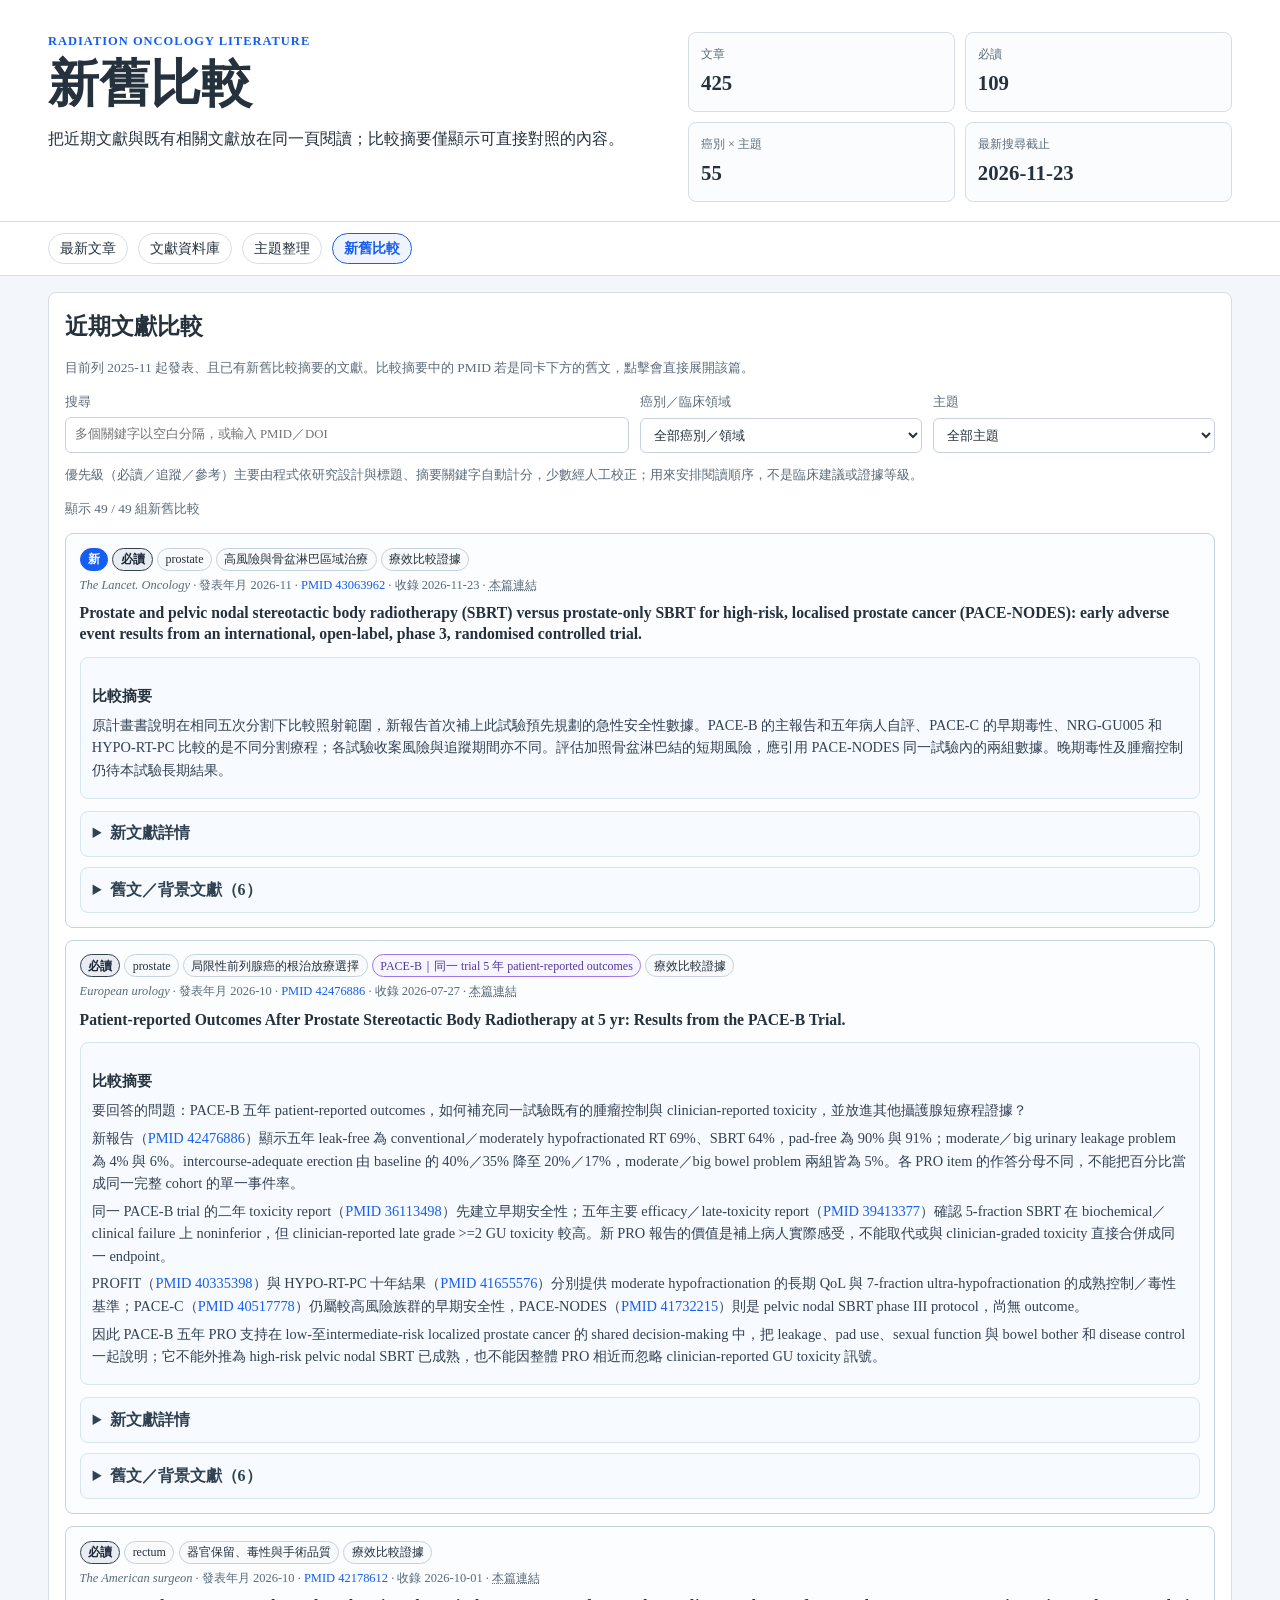
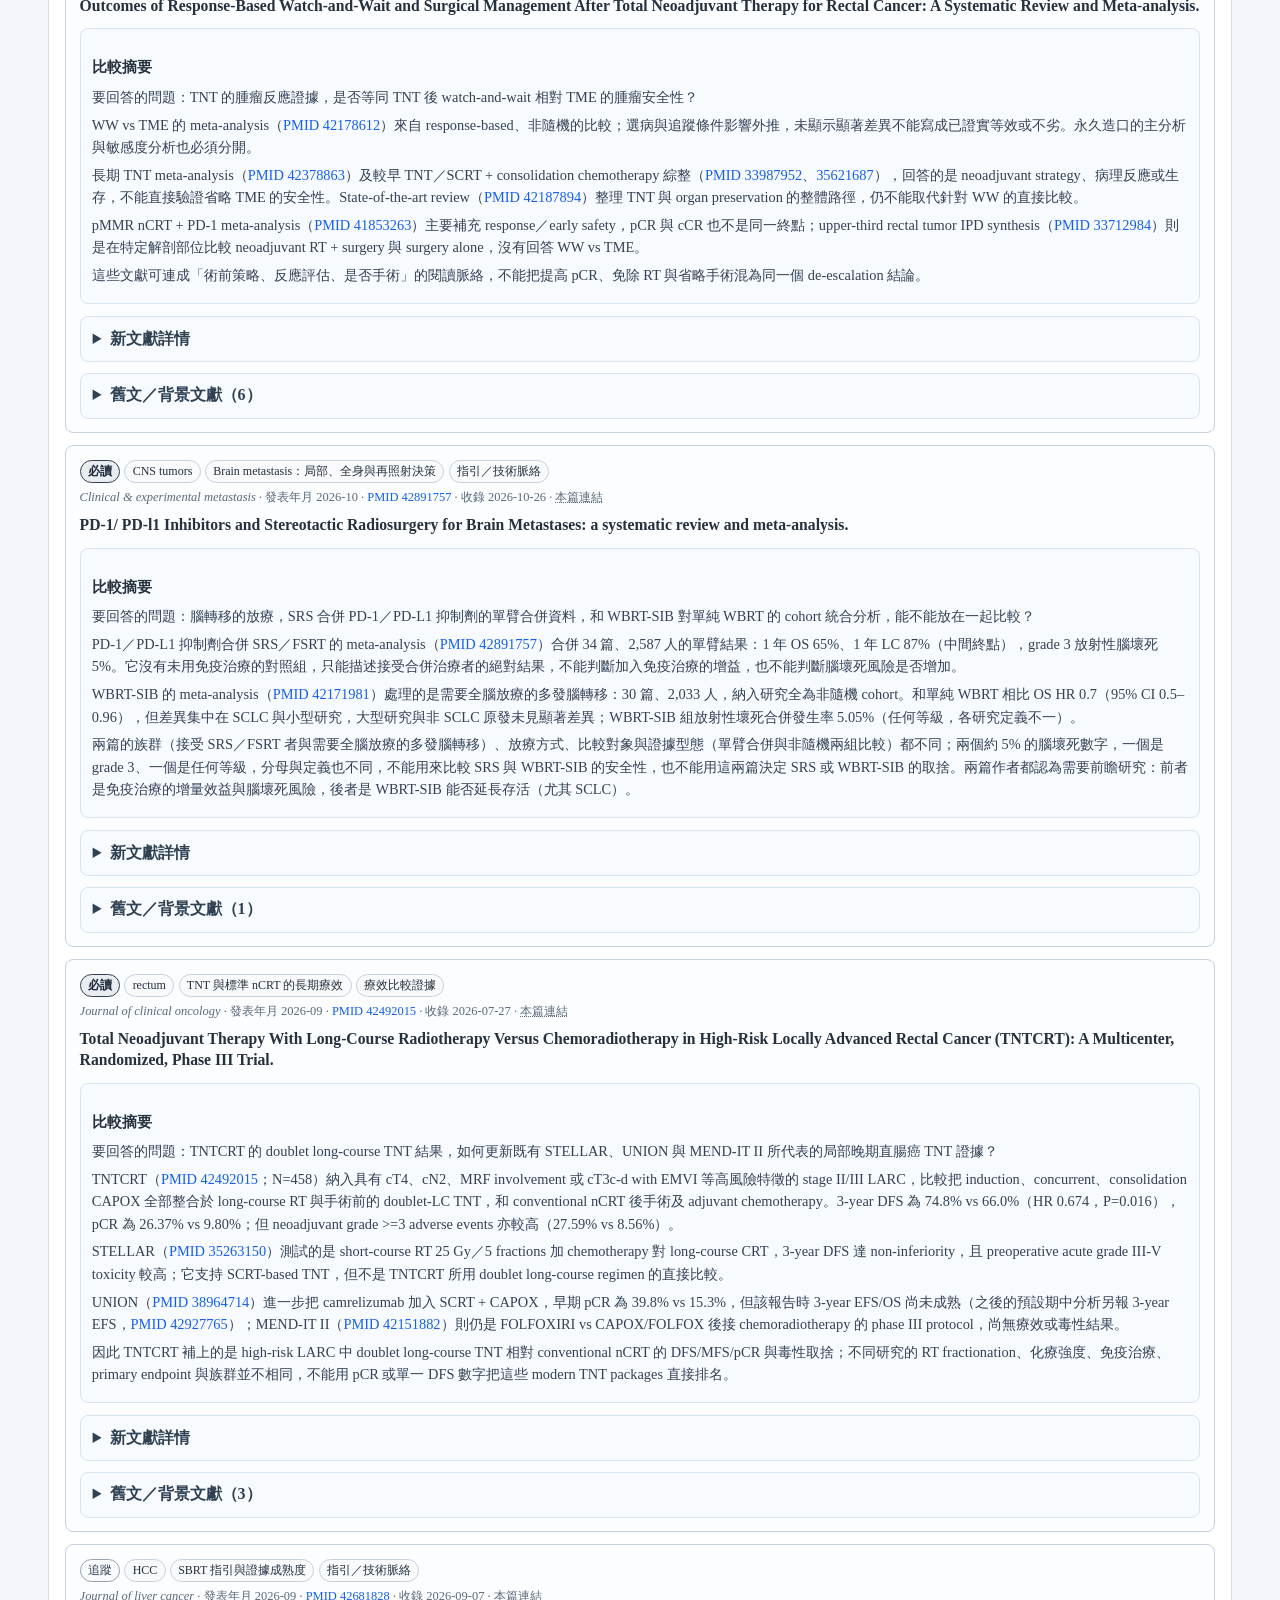
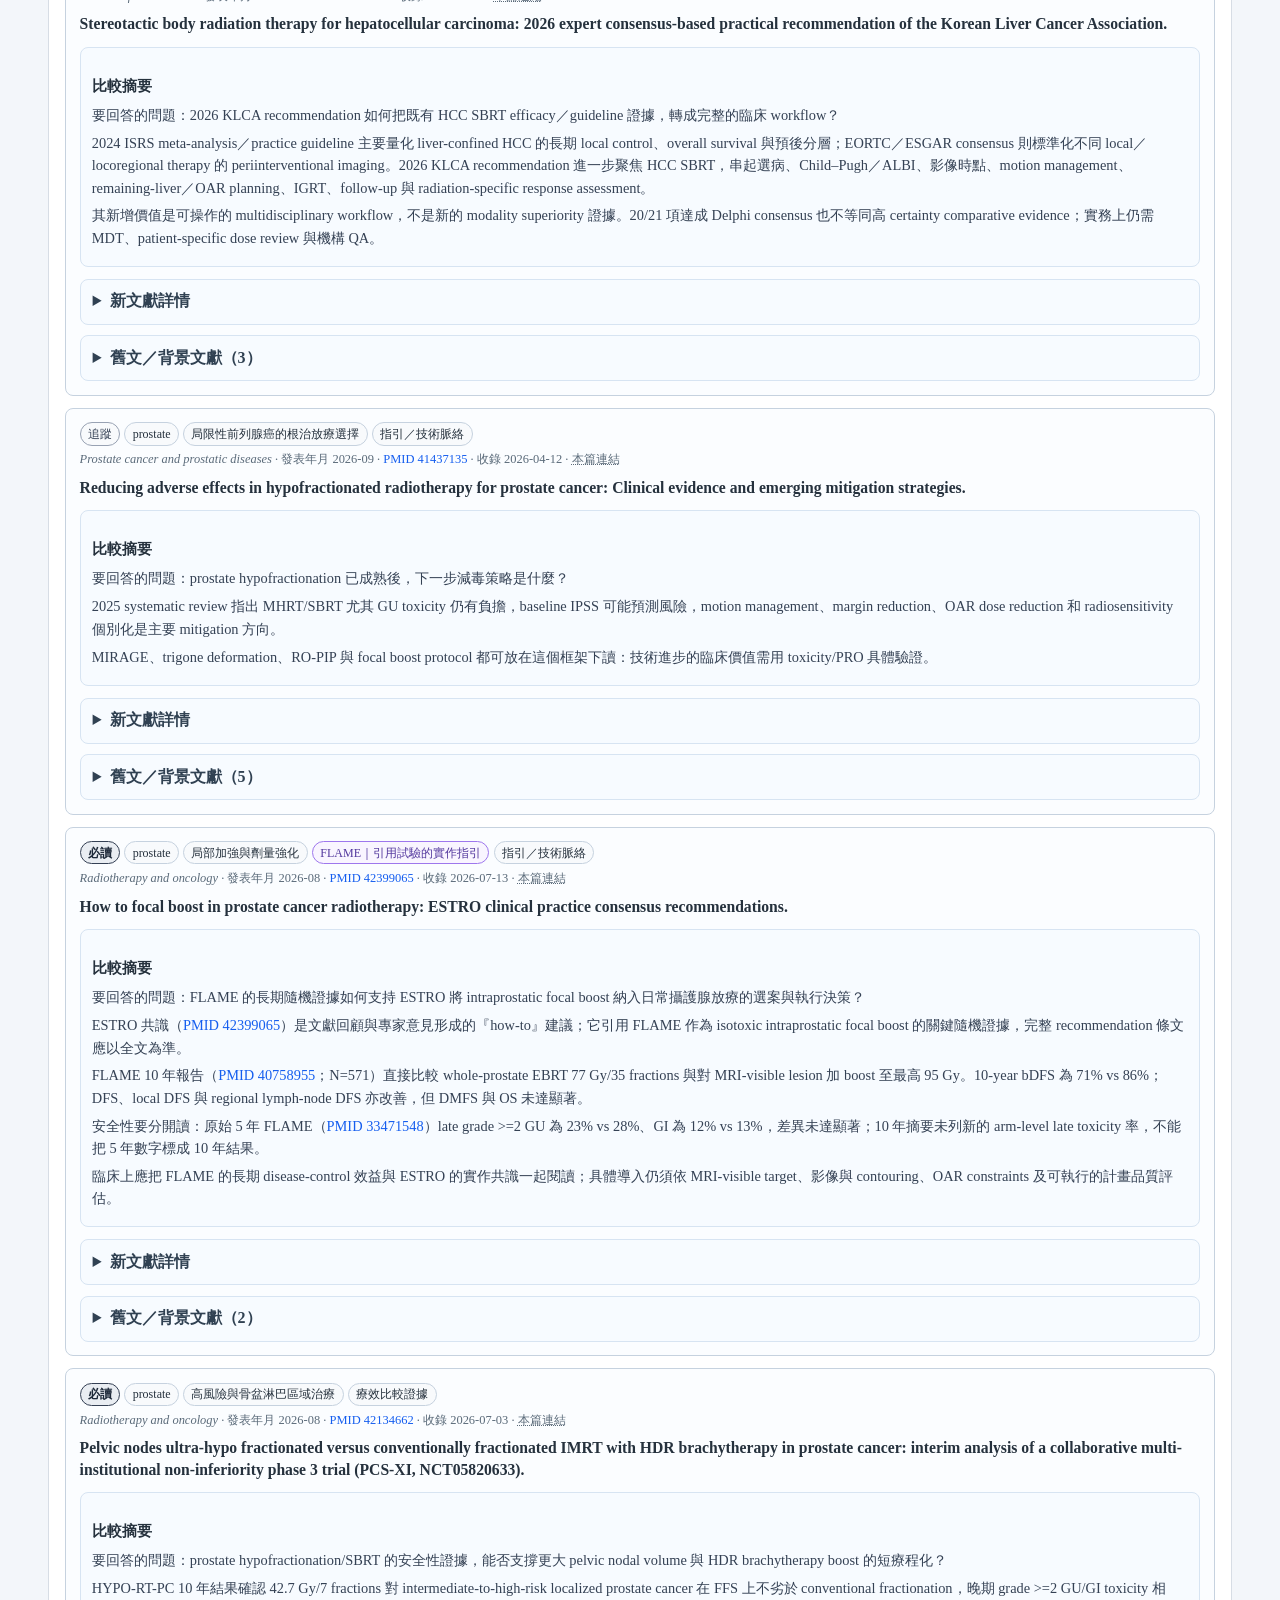
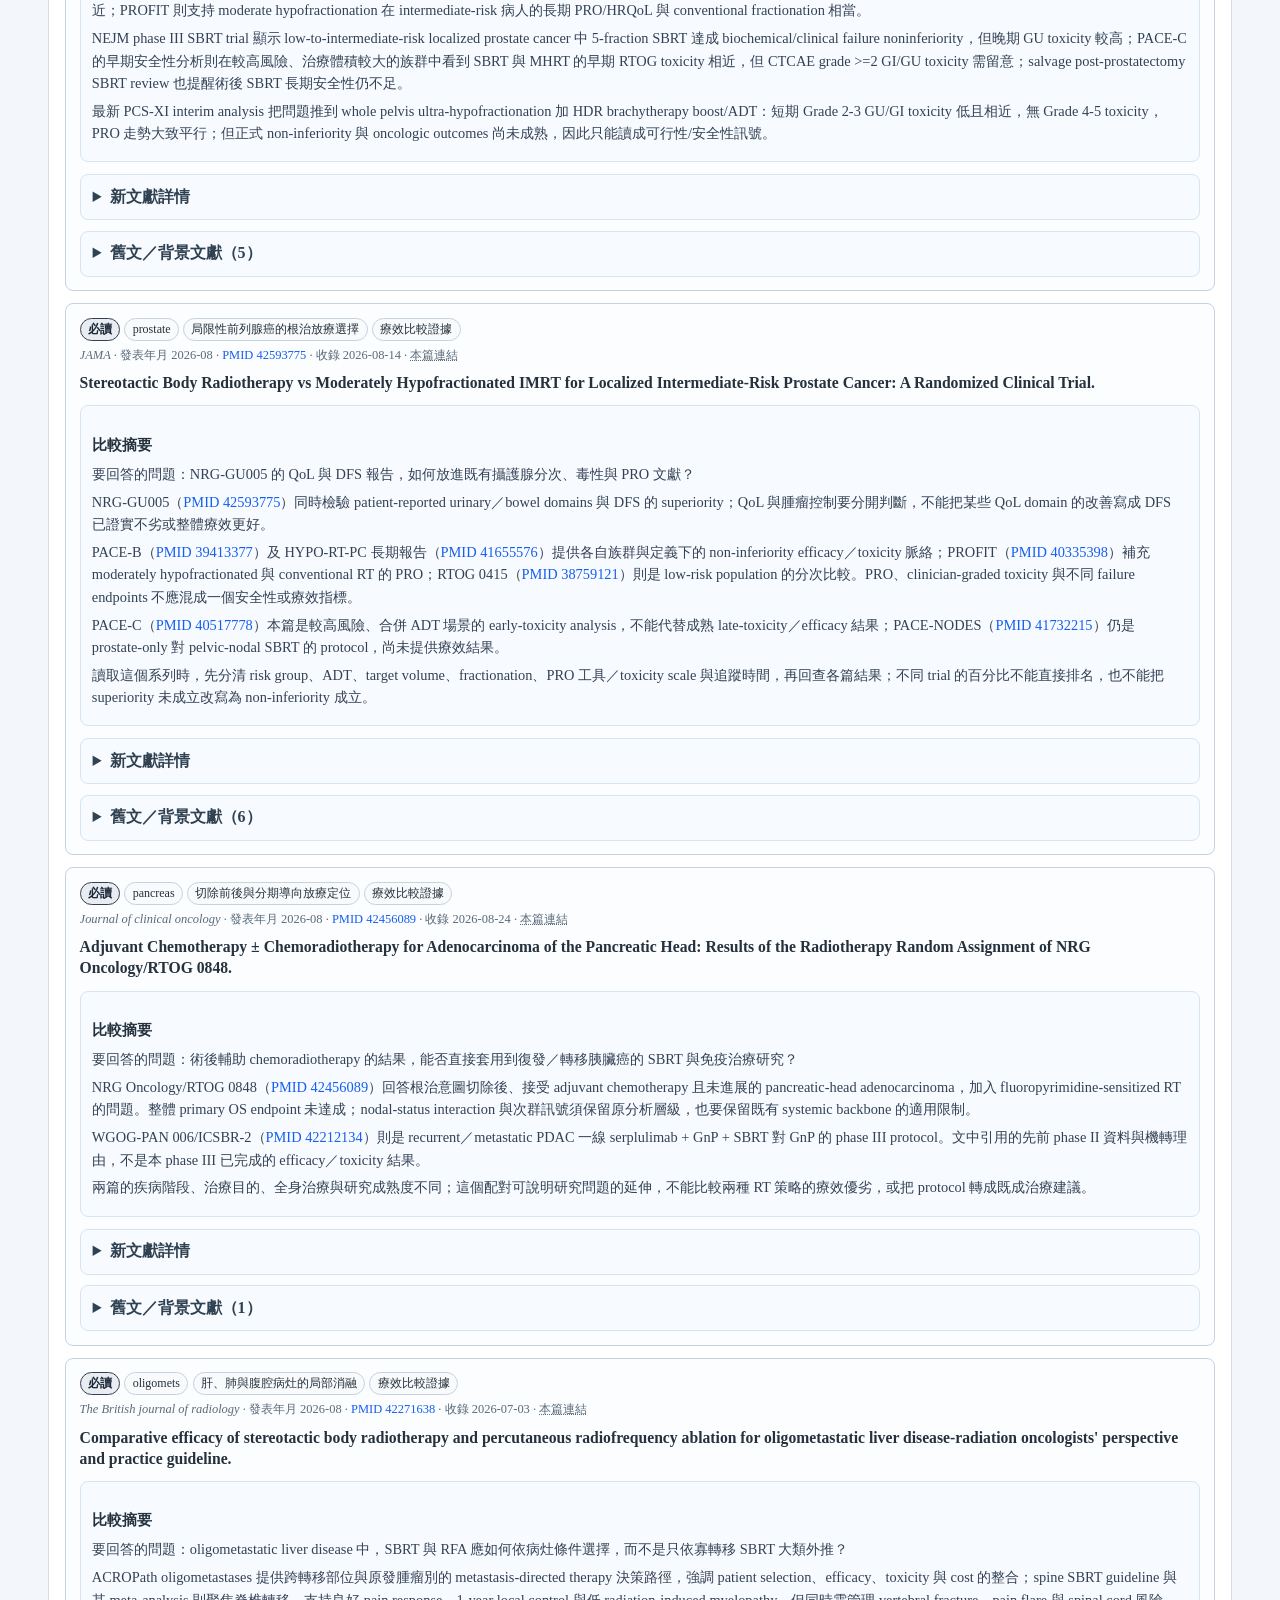
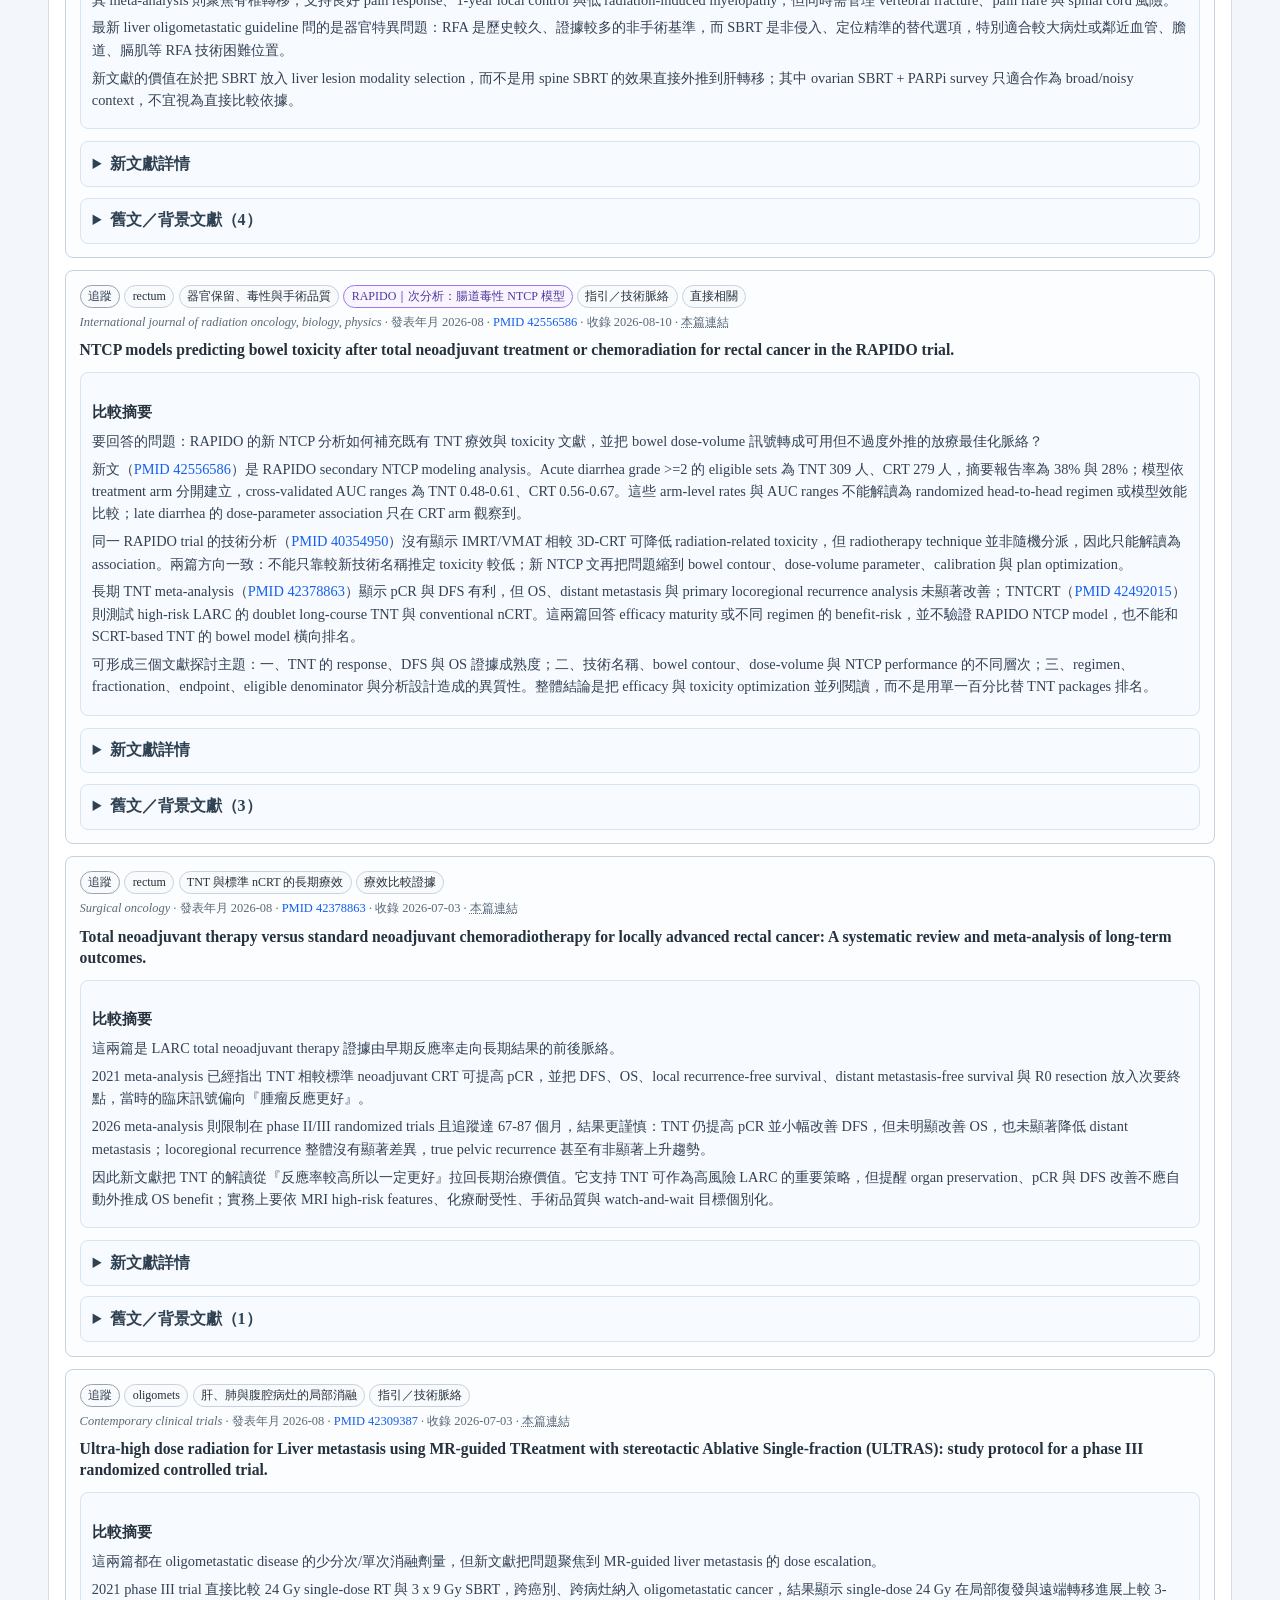
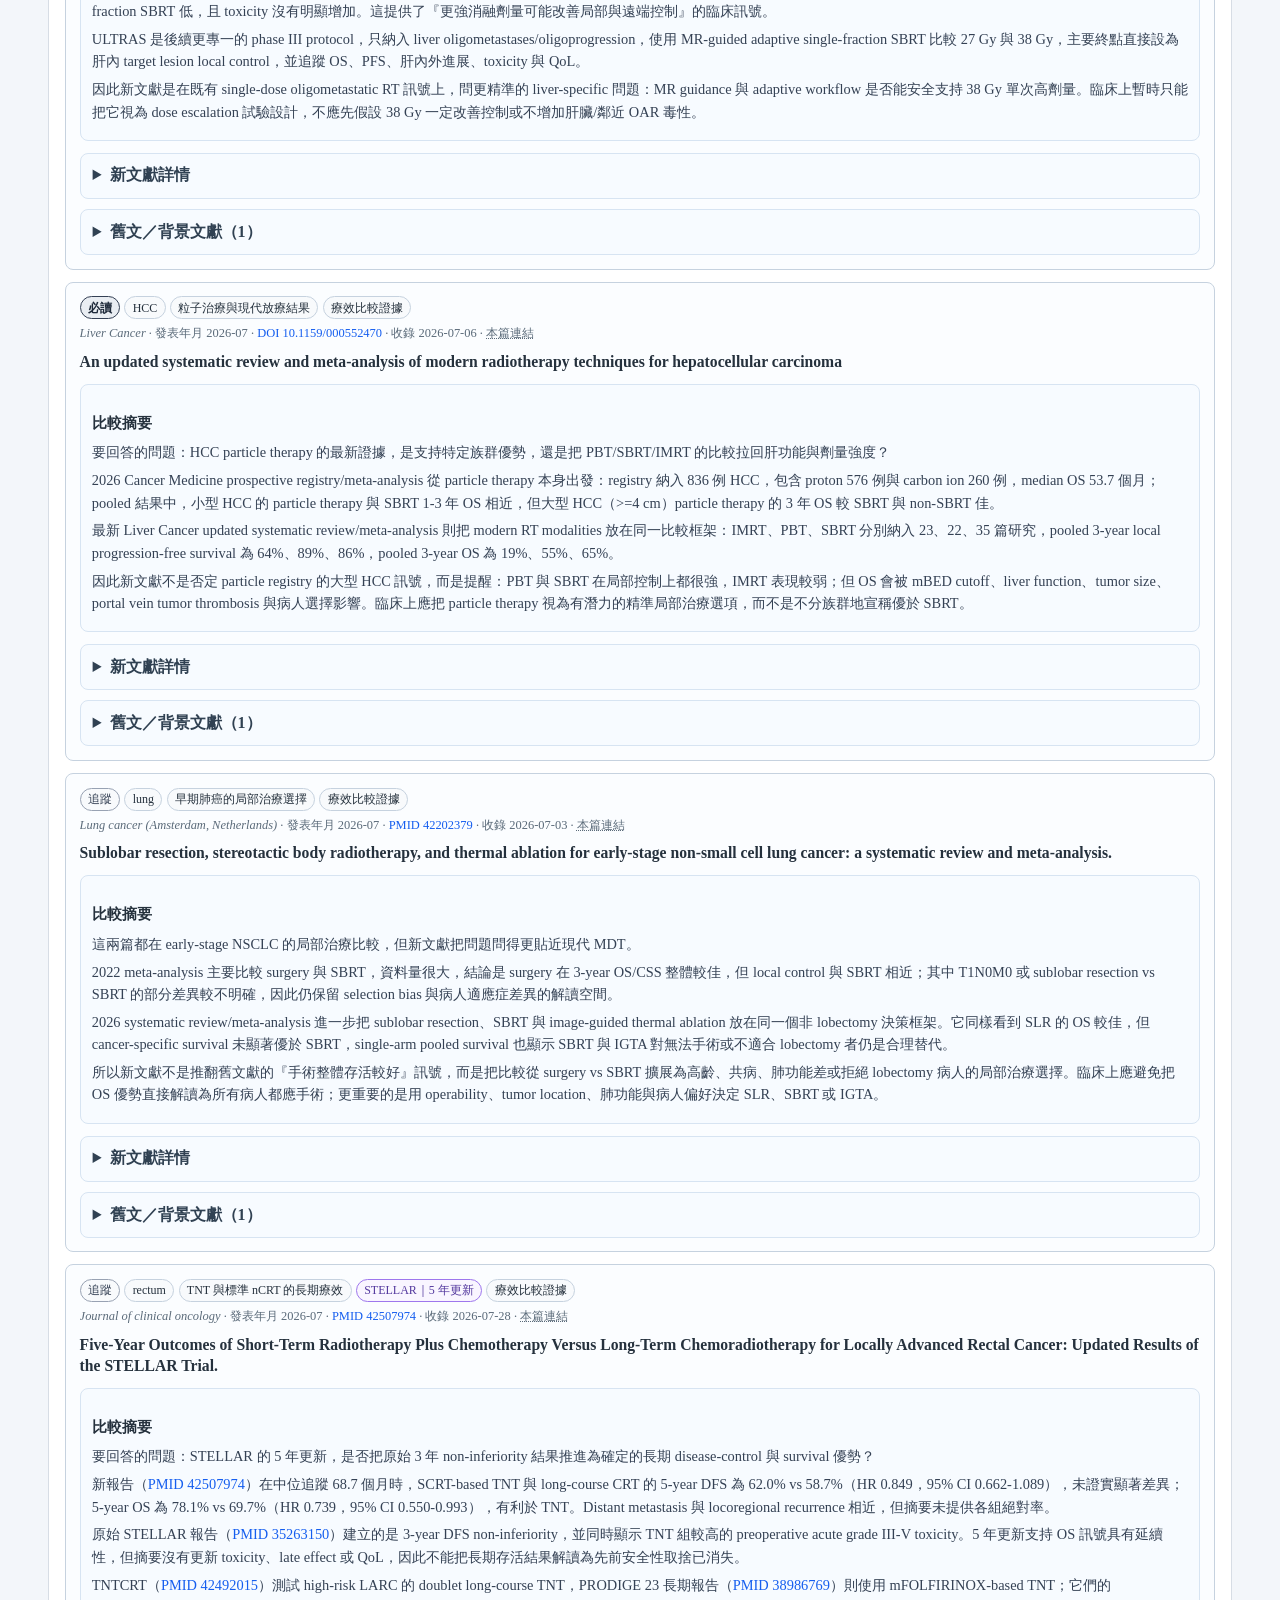
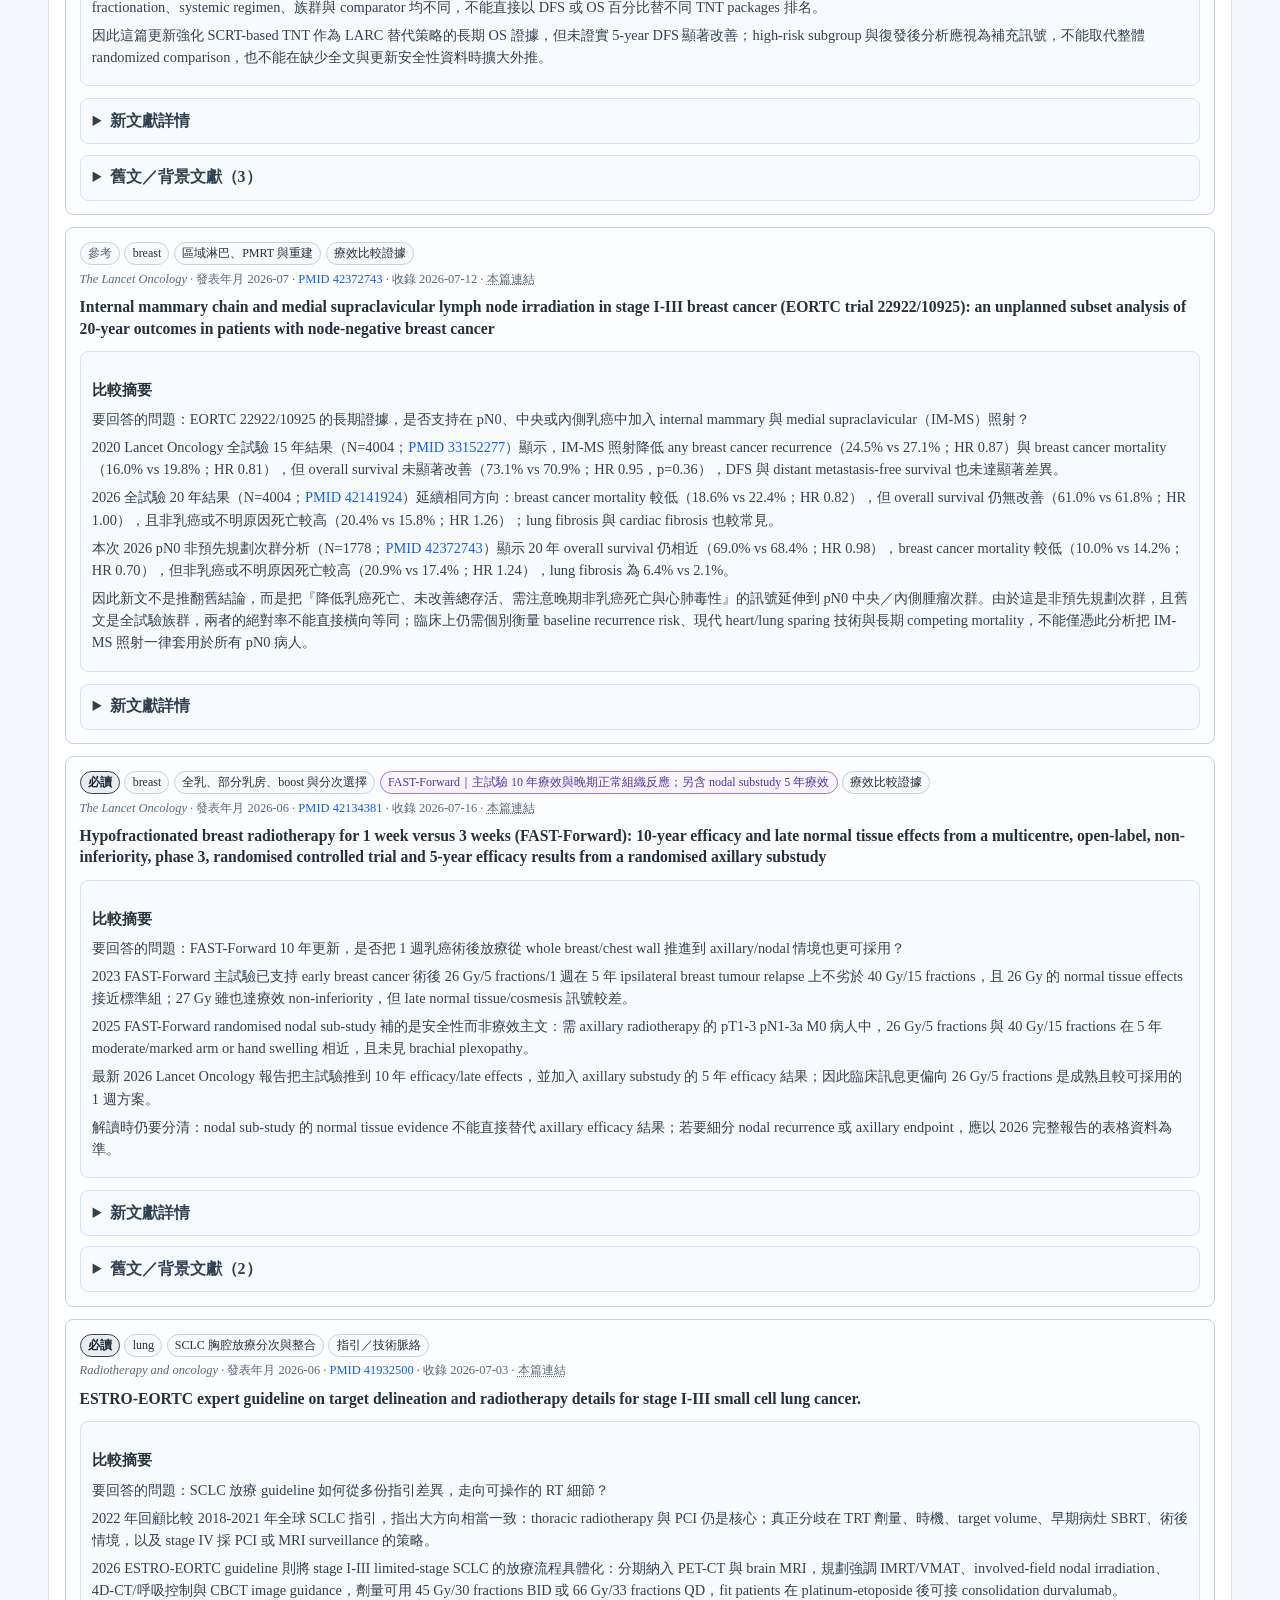
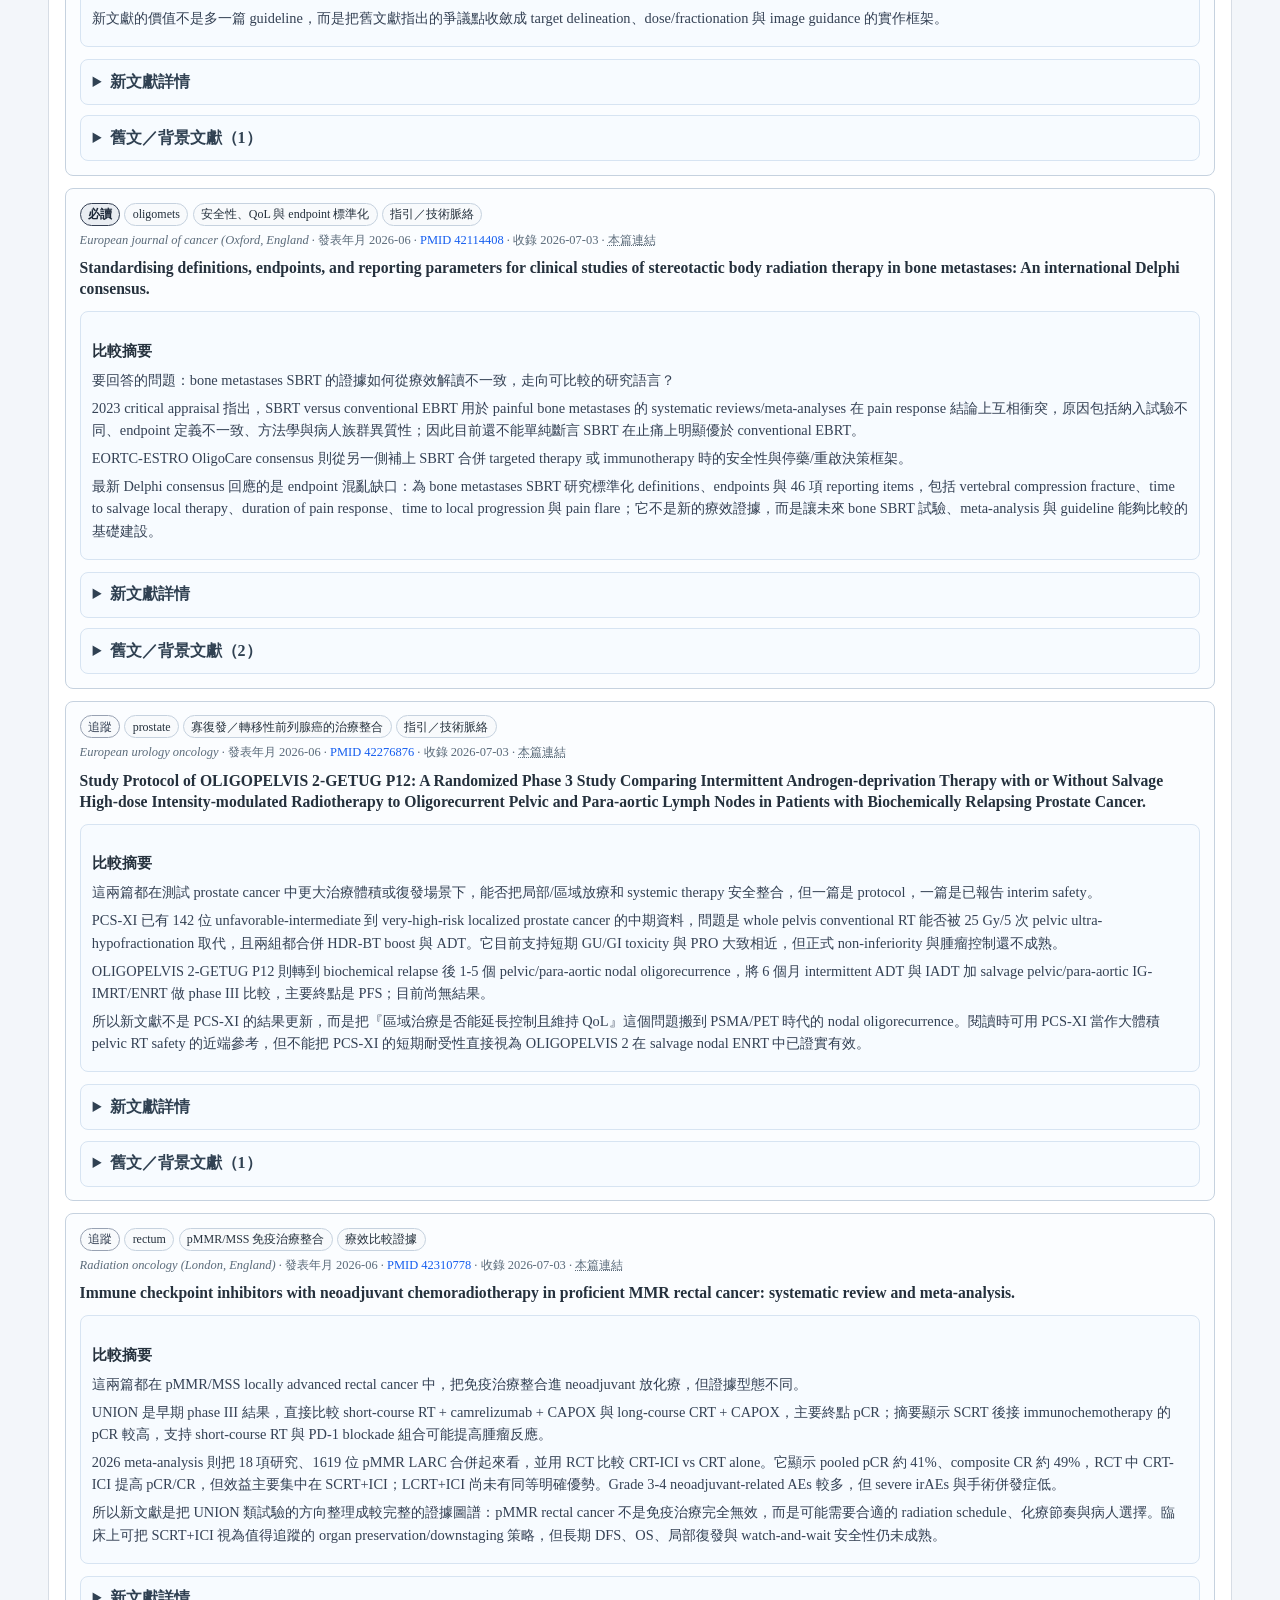
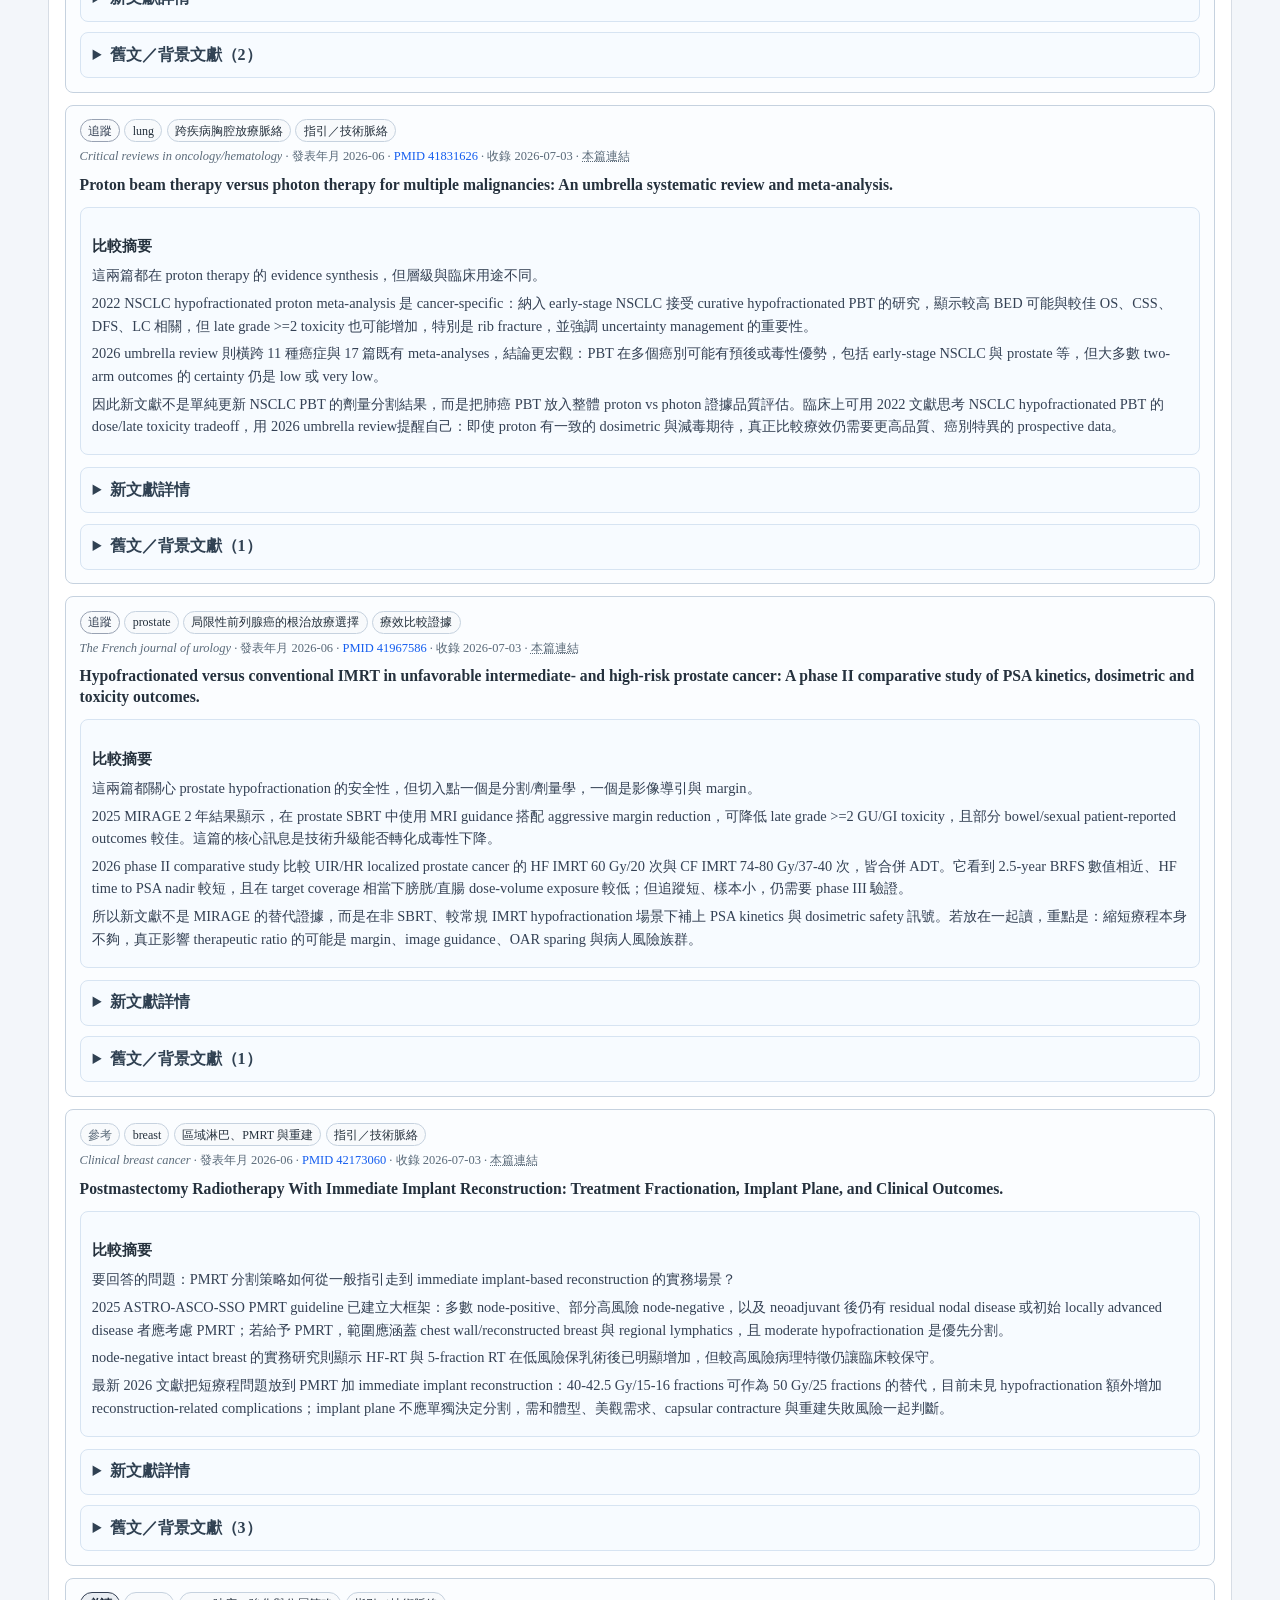
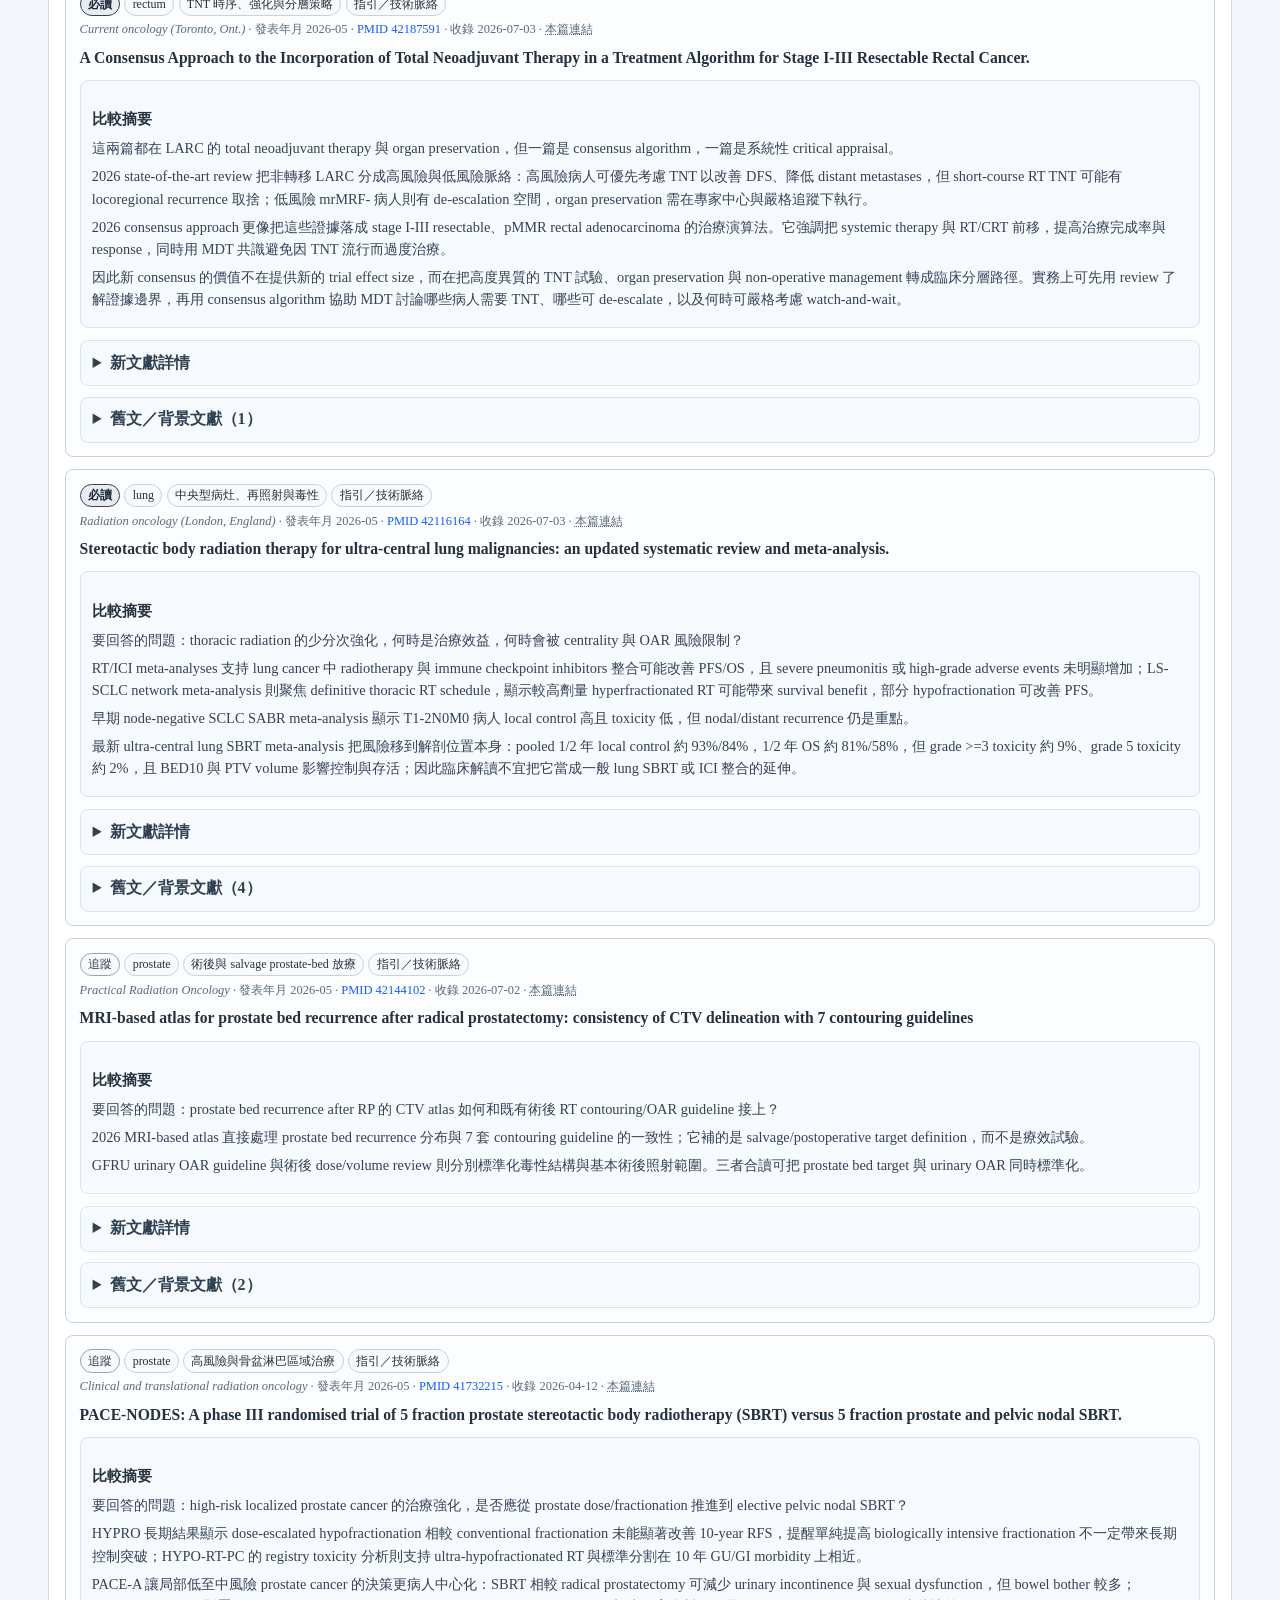
<file: compare.html>
<!doctype html>
<html lang="zh-Hant">
<head>
  <meta charset="utf-8">
  <meta name="viewport" content="width=device-width, initial-scale=1">
  <title>新舊比較 | Literature Intelligence</title>
  <link rel="stylesheet" href="assets/site.css?v=154242693cce">
  <script type="application/json" id="site-data">{"generatedAt": "2026-11-24T14:54:20+00:00", "latestDigestEnd": "2026-11-23", "articleCount": 425, "page": "compare"}</script>
</head>
<body>
  <a class="skip-link" href="#main-content">跳至主要內容</a>
  <header class="site-header site-header-secondary">
    <div>
      <p class="eyebrow">Radiation Oncology Literature</p>
      <h1>新舊比較</h1>
      <p>把近期文獻與既有相關文獻放在同一頁閱讀；比較摘要僅顯示可直接對照的內容。</p>
    </div>
    
    <dl class="metrics">
      <div><dt>文章</dt><dd>425</dd></div>
      <div><dt>必讀</dt><dd>109</dd></div>
      <div><dt>癌別 × 主題</dt><dd>55</dd></div>
      <div><dt>最新搜尋截止</dt><dd>2026-11-23</dd></div>
    </dl>
    
  </header>
  <nav class="section-nav" aria-label="主要導覽">
    <a href="index.html">最新文章</a><a href="database.html">文獻資料庫</a><a href="topics.html">主題整理</a><a href="compare.html" class="active" aria-current="page">新舊比較</a>
  </nav>
  <main id="main-content" tabindex="-1">
    
    <section class="panel">
      <h2>近期文獻比較</h2>
      <p class="caption">目前列 2025-11 起發表、且已有新舊比較摘要的文獻。比較摘要中的 PMID 若是同卡下方的舊文，點擊會直接展開該篇。</p>
      <button type="button" class="filter-toggle" aria-expanded="false" aria-controls="filterControls">篩選與排序</button><div id="filterControls" class="filters filter-panel" data-filter-target="#comparisonCards" data-filter-items=".filter-item"><label>搜尋 <input id="searchBox" class="filter-search" type="search" placeholder="多個關鍵字以空白分隔，或輸入 PMID／DOI"></label><label>癌別／臨床領域 <select id="cancerFilter" class="filter-cancer"><option value="">全部癌別／領域</option><option value="CNS tumors">CNS tumors</option><option value="HCC">HCC</option><option value="breast">breast</option><option value="endometrial">endometrial</option><option value="esophageal">esophageal</option><option value="head and neck">head and neck</option><option value="knee osteoarthritis">knee osteoarthritis</option><option value="lung">lung</option><option value="lymphoma">lymphoma</option><option value="oligomets">oligomets</option><option value="pancreas">pancreas</option><option value="prostate">prostate</option><option value="rectum">rectum</option></select></label><label>主題 <select id="themeFilter" class="filter-theme"><option value="">全部主題</option><option value="Advanced imaging：診斷與治療反應">Advanced imaging：診斷與治療反應</option><option value="Brain metastasis：局部、全身與再照射決策">Brain metastasis：局部、全身與再照射決策</option><option value="Planning、QA、擺位與實施">Planning、QA、擺位與實施</option><option value="SBRT 指引與證據成熟度">SBRT 指引與證據成熟度</option><option value="SCLC 胸腔放療分次與整合">SCLC 胸腔放療分次與整合</option><option value="TNT 時序、強化與分層策略">TNT 時序、強化與分層策略</option><option value="TNT 與標準 nCRT 的長期療效">TNT 與標準 nCRT 的長期療效</option><option value="pMMR/MSS 免疫治療整合">pMMR/MSS 免疫治療整合</option><option value="中央型病灶、再照射與毒性">中央型病灶、再照射與毒性</option><option value="全乳、部分乳房、boost 與分次選擇">全乳、部分乳房、boost 與分次選擇</option><option value="切除前後與分期導向放療定位">切除前後與分期導向放療定位</option><option value="區域淋巴、PMRT 與重建">區域淋巴、PMRT 與重建</option><option value="器官保留、毒性與手術品質">器官保留、毒性與手術品質</option><option value="安全性、QoL 與 endpoint 標準化">安全性、QoL 與 endpoint 標準化</option><option value="寡復發／轉移性前列腺癌的治療整合">寡復發／轉移性前列腺癌的治療整合</option><option value="局部加強與劑量強化">局部加強與劑量強化</option><option value="局限性前列腺癌的根治放療選擇">局限性前列腺癌的根治放療選擇</option><option value="影像、功能肝保護與技術規劃">影像、功能肝保護與技術規劃</option><option value="復發／轉移 PDAC 的放射免疫化療整合">復發／轉移 PDAC 的放射免疫化療整合</option><option value="放療與免疫治療整合">放療與免疫治療整合</option><option value="早期肺癌的局部治療選擇">早期肺癌的局部治療選擇</option><option value="癌別特異 MDT 與全身治療整合">癌別特異 MDT 與全身治療整合</option><option value="粒子治療與現代放療結果">粒子治療與現代放療結果</option><option value="肝、肺與腹腔病灶的局部消融">肝、肺與腹腔病灶的局部消融</option><option value="術後與 salvage prostate-bed 放療">術後與 salvage prostate-bed 放療</option><option value="跨疾病胸腔放療脈絡">跨疾病胸腔放療脈絡</option><option value="骨與脊椎 SBRT：控制、安全與追蹤">骨與脊椎 SBRT：控制、安全與追蹤</option><option value="高風險與骨盆淋巴區域治療">高風險與骨盆淋巴區域治療</option></select></label></div><p class="caption filter-note">優先級（必讀／追蹤／參考）主要由程式依研究設計與標題、摘要關鍵字自動計分，少數經人工校正；用來安排閱讀順序，不是臨床建議或證據等級。</p><p class="caption" role="status" aria-live="polite" aria-atomic="true">顯示 <span id="visibleCount" class="visible-count">49</span> / 49 組新舊比較</p><p id="emptyState" class="muted hidden">沒有符合目前篩選條件的項目。</p>
      <div id="comparisonCards" class="article-list"><article class="article-card comparison-card filter-item" id="pmid-43063962" data-cancer="prostate" data-theme="高風險與骨盆淋巴區域治療" data-priority="must read" data-study="試驗次分析／後續追蹤" data-manual="" data-search="prostate and pelvic nodal stereotactic body radiotherapy (sbrt) versus prostate-only sbrt for high-risk, localised prostate cancer (pace-nodes): early adverse event results from an international, open-label, phase 3, randomised controlled trial. methods: pace-nodes is a phase 3, open-label, randomised trial conducted at 47 hospitals in the uk, ireland, and new zealand. the primary endpoint is time to biochemical or clinical failure (not yet mature). in low-risk or intermediate-risk disease, prostate-only stereotactic body radiotherapy (p-sbrt) is safe and effective. the trial recruited men aged 18 years or older, with a who performance status of 0-2, and with high-risk (gleason score 8-10, stage t3a-t4, or prostate-specific antigen &gt;20 ng/ml), localised prostate adenocarcinoma, planned for at least 12 months of hormone therapy. prostate 高風險與骨盆淋巴區域治療 療效比較證據  試驗次分析／後續追蹤 must read 必讀 the lancet. oncology 43063962 10.1016/s1470-2045(26)00465-1 原計畫書說明在相同五次分割下比較照射範圍，新報告首次補上此試驗預先規劃的急性安全性數據。pace-b 的主報告和五年病人自評、pace-c 的早期毒性、nrg-gu005 和 hypo-rt-pc 比較的是不同分割療程；各試驗收案風險與追蹤期間亦不同。評估加照骨盆淋巴結的短期風險，應引用 pace-nodes 同一試驗內的兩組數據。晚期毒性及腫瘤控制仍待本試驗長期結果。" data-pmid="43063962" data-doi="10.1016/s1470-2045(26)00465-1" data-published="2026-11" data-added="2026-11-23" data-rank="0" data-pmids="43063962 41732215 39413377 42476886 40517778 42593775 41655576"><div class="article-meta"><span class="tag tag-new">新</span> <span class="tag tag-must">必讀</span> <span class="tag">prostate</span> <span class="tag">高風險與骨盆淋巴區域治療</span> <span class="tag">療效比較證據</span></div><div class="article-source"><span class="meta-journal" title="The Lancet. Oncology">The Lancet. Oncology</span> · <span>發表年月 2026-11</span> · <span><a href="https://pubmed.ncbi.nlm.nih.gov/43063962/">PMID 43063962</a></span> · <span>收錄 2026-11-23</span> · <a class="permalink" href="database.html#pmid-43063962">本篇連結</a></div><h3>Prostate and pelvic nodal stereotactic body radiotherapy (SBRT) versus prostate-only SBRT for high-risk, localised prostate cancer (PACE-NODES): early adverse event results from an international, open-label, phase 3, randomised controlled trial.</h3><div class="context-block"><h4>比較摘要</h4><p>原計畫書說明在相同五次分割下比較照射範圍，新報告首次補上此試驗預先規劃的急性安全性數據。PACE-B 的主報告和五年病人自評、PACE-C 的早期毒性、NRG-GU005 和 HYPO-RT-PC 比較的是不同分割療程；各試驗收案風險與追蹤期間亦不同。評估加照骨盆淋巴結的短期風險，應引用 PACE-NODES 同一試驗內的兩組數據。晚期毒性及腫瘤控制仍待本試驗長期結果。</p></div><details><summary>新文獻詳情</summary><div class="detail-panel"><div class="clinical-block"><h4>臨床比較表</h4><h5>收案對象</h5><div class="table-wrap"><table class="clinical-population-table"><caption class="visually-hidden">臨床比較表收案對象</caption><thead><tr><th>整體收案對象</th></tr></thead><tbody><tr><td>高風險局限性攝護腺癌，共隨機分配 1,166 人（每組 583 人），原訂至少 12 個月荷爾蒙治療。兩組皆隔日照射，共 5 次。</td></tr></tbody></table></div><h5>證據整理</h5><div class="table-wrap"><table class="clinical-table"><caption class="visually-hidden">臨床證據整理</caption><thead><tr><th>比較項目</th><th>僅照攝護腺</th><th>攝護腺＋骨盆淋巴結</th><th>組間比較</th></tr></thead><tbody><tr><td data-label="比較項目">處方劑量與安全性分析人數</td><td data-label="僅照攝護腺">攝護腺 36.25 Gy，555 人</td><td data-label="攝護腺＋骨盆淋巴結">攝護腺 36.25 Gy、骨盆淋巴結 25 Gy，511 人</td><td data-label="組間比較">按實際治療分析</td></tr><tr><td data-label="比較項目">12 週內第 2 級以上腸胃道不良事件</td><td data-label="僅照攝護腺">118/555（21.3%）</td><td data-label="攝護腺＋骨盆淋巴結">143/511（28.0%）</td><td data-label="組間比較">加照組高 6.7 個百分點（95% CI 1.6 至 11.9，p=0.011）</td></tr><tr><td data-label="比較項目">12 週內第 2 級以上泌尿生殖道不良事件</td><td data-label="僅照攝護腺">223/555（40.2%）</td><td data-label="攝護腺＋骨盆淋巴結">183/511（35.8%）</td><td data-label="組間比較">差 −4.4 個百分點（95% CI −10.2 至 1.5，p=0.14）</td></tr><tr><td data-label="比較項目">主要終點：至生化或臨床失敗的時間</td><td data-label="僅照攝護腺">尚未成熟</td><td data-label="攝護腺＋骨盆淋巴結">尚未成熟</td><td data-label="組間比較">晚期毒性與癌症控制仍在追蹤</td></tr></tbody></table></div><p class="caption">依 PubMed 摘要，預先規劃的急性安全性次要終點，按實際治療且完成急性期追蹤者分析。</p></div><h5>英文原始摘要摘錄（中文評讀見文章卡片）</h5><p>METHODS: PACE-NODES is a phase 3, open-label, randomised trial conducted at 47 hospitals in the UK, Ireland, and New Zealand.</p><p>The primary endpoint is time to biochemical or clinical failure (not yet mature).</p><p>In low-risk or intermediate-risk disease, prostate-only stereotactic body radiotherapy (P-SBRT) is safe and effective.</p><p>The trial recruited men aged 18 years or older, with a WHO performance status of 0-2, and with high-risk (Gleason score 8-10, stage T3a-T4, or prostate-specific antigen &gt;20 ng/mL), localised prostate adenocarcinoma, planned for at least 12 months of hormone therapy.</p><div class="article-links"><a href="https://pubmed.ncbi.nlm.nih.gov/43063962/">PubMed</a><a href="https://doi.org/10.1016/S1470-2045(26)00465-1">DOI</a></div><h4>文獻資訊</h4><div class="table-wrap"><table class="article-info-table"><caption class="visually-hidden">文獻資訊</caption><thead><tr><th>欄位</th><th>內容</th></tr></thead><tbody><tr><td>發表時間</td><td>2026-11</td></tr><tr><td>加入方式</td><td>PubMed 搜尋</td></tr><tr><td>期刊</td><td>The Lancet. Oncology</td></tr><tr><td>PMID/DOI</td><td>PMID 43063962</td></tr><tr><td>PubMed 列出的全文來源</td><td>PubMed LinkOut 未列免費全文來源（快照日期 2026-11-24）。</td></tr></tbody></table></div><details class="search-origin-block"><summary>PubMed 搜尋來源</summary><div class="table-wrap"><table class="search-origin-table"><caption class="visually-hidden">PubMed 搜尋來源</caption><thead><tr><th>搜尋 run</th><th>搜尋期間</th><th>覆蓋範圍</th><th>搜尋主題</th><th>收錄狀態</th><th>Query catalog</th></tr></thead><tbody><tr><td>20261123T000002Z-38d106fd</td><td>2026-11-09 – 2026-11-23</td><td>全部主題</td><td>prostate</td><td>已收入此主題週報</td><td>2026-10-21-brainmets-radiosurgery</td></tr></tbody></table></div></details></div></details><details><summary>舊文／背景文獻（6）</summary><div class="related-list"><div class="related-item" id="cmp-43063962-rel-41732215"><div class="article-meta"><span class="tag">prostate</span><span class="tag">Toxicity / QoL</span><span>2026-05 · Clinical and translational radiation oncology · <a href="https://pubmed.ncbi.nlm.nih.gov/41732215/">PMID 41732215</a></span></div><h4>PACE-NODES: A phase III randomised trial of 5 fraction prostate stereotactic body radiotherapy (SBRT) versus 5 fraction prostate and pelvic nodal SBRT.</h4><p><strong>研究設計與收案：</strong>PACE-NODES 為 phase III randomized controlled trial，納入 high-risk localized prostate cancer、預計接受根治性 RT、12–36 個月 ADT 且適合 SBRT 的病人；protocol v3.0 的目標樣本數為 N=1,128，收案已於 2025-07 完成。</p><p><strong>治療分組：</strong>P-SBRT 為 prostate + seminal vesicles 36.25 Gy / 5 fractions（prostate CTV 40 Gy）；PPN-SBRT 為相同 prostate dose 加 pelvic nodes 25 Gy；兩組皆隔日治療，約 2 週完成。</p><p>Primary endpoint：freedom from biochemical or clinical failure；biochemical failure 依 Phoenix nadir+2 定義，clinical failure 包括局部／淋巴結／遠端復發、重新開始 ADT 或攝護腺癌死亡。</p><p><strong>主要結果與時程：</strong>此為設計／protocol 論文，尚未報告兩組療效或 toxicity 結果；primary efficacy analysis 計畫於 2029 進行。樣本數設計中的 HR 0.6 與 5 年 event-free rate 絕對增加 6% 為假設，非已觀察結果。</p><p><strong>結論：</strong>此試驗將評估加入 pelvic nodal SBRT 是否能改善高風險局限性攝護腺癌的 biochemical／clinical failure-free outcome，並比較 toxicity 與 QoL。</p></div><div class="related-item" id="cmp-43063962-rel-39413377"><div class="article-meta"><span class="tag tag-series" title="同一系列（試驗或文件）">PACE-B｜同一 trial 5 年 efficacy／late toxicity</span></div><div class="article-meta"><span class="tag">prostate</span><span class="tag">Toxicity / QoL</span><span>2024-10 · The New England journal of medicine · <a href="https://pubmed.ncbi.nlm.nih.gov/39413377/">PMID 39413377</a></span></div><h4>Phase 3 Trial of Stereotactic Body Radiotherapy in Localized Prostate Cancer.</h4><p>這是一項第 3 期、國際多中心、open-label、隨機對照試驗，納入 low-to-intermediate risk localized prostate cancer，比較 SBRT 36.25 Gy/5 fractions 與傳統/中度 hypofractionated radiotherapy；採 intention-to-treat 分析，且不允許 androgen-deprivation therapy。</p><p>Primary endpoint 為 freedom from biochemical or clinical failure，設定 noninferiority 臨界 hazard ratio 為 1.45。</p><p>共 874 位病人、median follow-up 74 個月；5 年 freedom from biochemical or clinical failure 為 95.8% (SBRT) vs. 94.6% (control)，HR 0.73（90% CI 0.48–1.12），P=0.004 for noninferiority，顯示 SBRT 達成 noninferiority。</p><p>毒性方面，5 年晚期 RTOG grade ≥2 GU toxicity 在 SBRT 較高（26.9% vs. 18.3%, P&lt;0.001），但 GI toxicity 相近（10.7% vs. 10.2%, P=0.94）。</p><p><strong>結論：</strong>5-fraction SBRT 在腫瘤控制上不劣於標準放療，為本試驗定義下 low-to-intermediate-risk localized prostate cancer 的有效治療選項，但需注意較高的晚期 GU toxicity。</p></div><div class="related-item" id="cmp-43063962-rel-42476886"><div class="article-meta"><span class="tag tag-series" title="同一系列（試驗或文件）">PACE-B｜同一 trial 5 年 patient-reported outcomes</span></div><div class="article-meta"><span class="tag">prostate</span><span class="tag">Toxicity / QoL</span><span>2026-10 · European urology · <a href="https://pubmed.ncbi.nlm.nih.gov/42476886/">PMID 42476886</a></span></div><h4>Patient-reported Outcomes After Prostate Stereotactic Body Radiotherapy at 5 yr: Results from the PACE-B Trial.</h4><p><strong>研究設計：</strong>PACE-B 國際 phase III 隨機試驗的 5 年 patient-reported outcomes 報告，比較 localized prostate cancer 接受 conventional／moderately hypofractionated RT 與 prostate SBRT。</p><p><strong>泌尿結果：</strong>5 年 leak-free 為 CRT 69%、SBRT 64%，pad-free 為 90% 與 91%；moderate／big urinary leakage problem 為 4% 與 6%，整體相近。</p><p><strong>性功能與腸道：</strong>intercourse-adequate erection 由 baseline 的 CRT 40%、SBRT 35% 降至 5 年的 20% 與 17%；moderate／big sexual problem 為 32% 與 31%，moderate／big bowel problem 兩組皆為 5%。</p><p class="summary-boundary"><strong>證據邊界：</strong>依 PubMed 摘要整理；各 PRO item 的作答分母不同；本篇回答長期病人感受，未提供新的 biochemical control、metastasis 或 survival 比較。</p></div><div class="related-item" id="cmp-43063962-rel-40517778"><div class="article-meta"><span class="tag">prostate</span><span class="tag">Toxicity / QoL</span><span>2025-07 · The Lancet. Oncology · <a href="https://pubmed.ncbi.nlm.nih.gov/40517778/">PMID 40517778</a></span></div><h4>Intensity-modulated moderately hypofractionated radiotherapy versus stereotactic body radiotherapy for prostate cancer (PACE-C): early toxicity results from a randomised, open-label, phase 3, non-inferiority trial.</h4><p><strong>研究設計：</strong>PACE-C 為隨機、開放標籤、phase 3、non-inferiority trial，納入 intermediate-risk/high-risk 前列腺癌患者；比較 MHRT（60 Gy/20 fractions/4 週）與 SBRT（36.25 Gy/5 fractions/1–2 週），並合併 6 個月 androgen deprivation therapy。共隨機分派 1,208 位（MHRT 601、SBRT 607）；早期安全性分析按實際接受治療，為 MHRT 608、SBRT 584。</p><p>Primary endpoint：整體試驗的 primary outcome 為 freedom from biochemical or clinical failure，但目前尚未成熟；本次預先規劃的安全性分析之 co-primary endpoints 為治療期間至治療後 12 週內 RTOG grade ≥2 GI/GU toxicity。</p><p><strong>主要結果：</strong>急性期 RTOG grade ≥2 GU toxicity：MHRT 27% vs SBRT 28%（p=0.89）；RTOG grade ≥2 GI toxicity：11% vs 13%（p=0.53），兩組無顯著差異。惟依 CTCAE 評估，SBRT 有較高 grade ≥2 GI toxicity（17% vs 10%, p=0.0011），GU toxicity 亦略高（34% vs 28%, p=0.050）；grade 3 毒性皆少見，且無 treatment-related death。</p><p><strong>結論：</strong>在較高風險、且治療體積較 PACE-B 更大的族群中，SBRT 與 MHRT 的早期 RTOG 毒性相近；晚期毒性與療效結果仍待後續追蹤。</p></div><div class="related-item" id="cmp-43063962-rel-42593775"><div class="article-meta"><span class="tag">prostate</span><span class="tag">Toxicity / QoL</span><span>2026-08 · JAMA · <a href="https://pubmed.ncbi.nlm.nih.gov/42593775/">PMID 42593775</a></span></div><h4>Stereotactic Body Radiotherapy vs Moderately Hypofractionated IMRT for Localized Intermediate-Risk Prostate Cancer: A Randomized Clinical Trial.</h4><p><strong>研究設計：</strong>NRG-GU005 是國際多中心、open-label phase III randomized trial，共 698 位 localized intermediate-risk prostate cancer 患者；1:1 比較 SBRT 36.25 Gy / 5 fractions（n=353）與 moderately hypofractionated IMRT 70 Gy / 28 fractions 或 60 Gy / 20 fractions（n=345）。Primary outcomes 為 2 年 EPIC-26 urinary irritative/obstructive 與 bowel domains 的 minimal clinically important decline（MCID），以及 3 年 disease-free survival（DFS）。</p><p><strong>主要結果：</strong>中位追蹤 3.2 年。2 年 urinary irritative MCID 無顯著差異（35.4% vs 33.7%；P=.68）；bowel MCID 較少見於 SBRT（34.9% vs 43.8%；P=.03），grade 3-4 GU adverse events 亦較少（0.6% vs 2.5%；P=.04）。3 年 DFS 為 SBRT 88.6%、MH-IMRT 92.1%；本研究的 superiority analysis 不支持 SBRT 改善 DFS，不能把此結果解讀為已證實兩者腫瘤控制等同。</p><p class="summary-boundary"><strong>適用邊界：</strong>來源範圍限於 PubMed 結構式摘要，尚未讀取全文；追蹤時間仍短，不足以確定更長期腫瘤控制與晚期毒性。QoL、toxicity 與 DFS 的結果方向不完全一致，臨床解讀需保留 endpoint 與時間點差異。</p></div><div class="related-item" id="cmp-43063962-rel-41655576"><div class="article-meta"><span class="tag tag-series" title="同一系列（試驗或文件）">HYPO-RT-PC｜同一 trial 10 年 FFS／毒性</span></div><div class="article-meta"><span class="tag">prostate</span><span class="tag">Toxicity / QoL</span><span>2026-03 · The Lancet. Oncology · <a href="https://pubmed.ncbi.nlm.nih.gov/41655576/">PMID 41655576</a></span></div><h4>Ultra-hypofractionated versus conventionally fractionated radiotherapy for localised prostate cancer (HYPO-RT-PC): 10-year outcomes of an open-label, randomised, phase 3, non-inferiority trial.</h4><p>這是一項 open-label、randomised、phase 3 non-inferiority trial，納入 intermediate-to-high-risk localized prostate cancer、年齡 ≤75 歲且未接受 ADT 的病人，比較 ultra-hypofractionated RT（42.7 Gy/7 fractions，2.5 週）與 conventionally fractionated RT（78 Gy/39 fractions，8 週）。</p><p>Primary endpoint 為 failure-free survival（FFS），定義為 biochemical failure、clinical progression、開始 androgen deprivation therapy 或 prostate cancer death 的首次發生；以 per-protocol population 分析。</p><p>10 年追蹤中位數約 10.6–10.7 年，10-year FFS 為 conventional 組 65% vs ultra-hypofractionated 組 72%，adjusted HR 0.84（95% CI 0.69–1.03），確認 non-inferiority。</p><p>晚期 grade ≥2 GU toxicity 為 30% vs 28%，晚期 grade ≥2 GI toxicity 均為 14%，兩組 toxicity profile 相近。</p><p><strong>作者結論：</strong>10 年追蹤確認 7 fractions 的 ultra-hypofractionated RT 不劣於 conventional fractionation，且 toxicity profile 相近；作者認為結果支持其作為 intermediate-risk prostate cancer 安全、有效且實務可行的 standard-of-care 選項。</p><p class="summary-boundary"><strong>適用邊界：</strong>依 PubMed 摘要整理，未讀全文。</p></div></div></details></article><article class="article-card comparison-card filter-item" id="pmid-42476886" data-cancer="prostate" data-theme="局限性前列腺癌的根治放療選擇" data-priority="must read" data-study="試驗次分析／後續追蹤" data-manual="" data-search="patient-reported outcomes after prostate stereotactic body radiotherapy at 5 yr: results from the pace-b trial. we present 5-yr proms from the phase 3, international pace-b trial, which randomised men with localised prostate cancer to stereotactic body radiotherapy (sbrt) or conventionally fractionated radiotherapy (crt). leak-free rates were 64% (164/258) for sbrt and 69% (172/249) for crt, pad-free rates were 91% (233/257) for sbrt and 90% (225/250) for crt, and moderate or big urinary leakage problems were reported by only 6% (15/250) for sbrt and 4% (9/244) for crt. prostate 局限性前列腺癌的根治放療選擇 療效比較證據  試驗次分析／後續追蹤 must read 必讀 european urology 42476886 10.1016/j.eururo.2026.05.034 要回答的問題：pace-b 五年 patient-reported outcomes，如何補充同一試驗既有的腫瘤控制與 clinician-reported toxicity，並放進其他攝護腺短療程證據？

新報告（pmid 42476886）顯示五年 leak-free 為 conventional／moderately hypofractionated rt 69%、sbrt 64%，pad-free 為 90% 與 91%；moderate／big urinary leakage problem 為 4% 與 6%。intercourse-adequate erection 由 baseline 的 40%／35% 降至 20%／17%，moderate／big bowel problem 兩組皆為 5%。各 pro item 的作答分母不同，不能把百分比當成同一完整 cohort 的單一事件率。

同一 pace-b trial 的二年 toxicity report（pmid 36113498）先建立早期安全性；五年主要 efficacy／late-toxicity report（pmid 39413377）確認 5-fraction sbrt 在 biochemical／clinical failure 上 noninferior，但 clinician-reported late grade &gt;=2 gu toxicity 較高。新 pro 報告的價值是補上病人實際感受，不能取代或與 clinician-graded toxicity 直接合併成同一 endpoint。

profit（pmid 40335398）與 hypo-rt-pc 十年結果（pmid 41655576）分別提供 moderate hypofractionation 的長期 qol 與 7-fraction ultra-hypofractionation 的成熟控制／毒性基準；pace-c（pmid 40517778）仍屬較高風險族群的早期安全性，pace-nodes（pmid 41732215）則是 pelvic nodal sbrt phase iii protocol，尚無 outcome。

因此 pace-b 五年 pro 支持在 low-至intermediate-risk localized prostate cancer 的 shared decision-making 中，把 leakage、pad use、sexual function 與 bowel bother 和 disease control 一起說明；它不能外推為 high-risk pelvic nodal sbrt 已成熟，也不能因整體 pro 相近而忽略 clinician-reported gu toxicity 訊號。" data-pmid="42476886" data-doi="10.1016/j.eururo.2026.05.034" data-published="2026-10" data-added="2026-07-27" data-rank="0" data-pmids="42476886 39413377 36113498 40335398 41655576 40517778 41732215"><div class="article-meta"><span class="tag tag-must">必讀</span> <span class="tag">prostate</span> <span class="tag">局限性前列腺癌的根治放療選擇</span> <span class="tag tag-series" title="同一系列（試驗或文件）">PACE-B｜同一 trial 5 年 patient-reported outcomes</span> <span class="tag">療效比較證據</span></div><div class="article-source"><span class="meta-journal" title="European urology">European urology</span> · <span>發表年月 2026-10</span> · <span><a href="https://pubmed.ncbi.nlm.nih.gov/42476886/">PMID 42476886</a></span> · <span>收錄 2026-07-27</span> · <a class="permalink" href="database.html#pmid-42476886">本篇連結</a></div><h3>Patient-reported Outcomes After Prostate Stereotactic Body Radiotherapy at 5 yr: Results from the PACE-B Trial.</h3><div class="context-block"><h4>比較摘要</h4><p>要回答的問題：PACE-B 五年 patient-reported outcomes，如何補充同一試驗既有的腫瘤控制與 clinician-reported toxicity，並放進其他攝護腺短療程證據？</p><p>新報告（<a href="https://pubmed.ncbi.nlm.nih.gov/42476886/">PMID 42476886</a>）顯示五年 leak-free 為 conventional／moderately hypofractionated RT 69%、SBRT 64%，pad-free 為 90% 與 91%；moderate／big urinary leakage problem 為 4% 與 6%。intercourse-adequate erection 由 baseline 的 40%／35% 降至 20%／17%，moderate／big bowel problem 兩組皆為 5%。各 PRO item 的作答分母不同，不能把百分比當成同一完整 cohort 的單一事件率。</p><p>同一 PACE-B trial 的二年 toxicity report（<a href="#cmp-42476886-rel-36113498" data-reveal>PMID 36113498</a>）先建立早期安全性；五年主要 efficacy／late-toxicity report（<a href="#cmp-42476886-rel-39413377" data-reveal>PMID 39413377</a>）確認 5-fraction SBRT 在 biochemical／clinical failure 上 noninferior，但 clinician-reported late grade &gt;=2 GU toxicity 較高。新 PRO 報告的價值是補上病人實際感受，不能取代或與 clinician-graded toxicity 直接合併成同一 endpoint。</p><p>PROFIT（<a href="#cmp-42476886-rel-40335398" data-reveal>PMID 40335398</a>）與 HYPO-RT-PC 十年結果（<a href="#cmp-42476886-rel-41655576" data-reveal>PMID 41655576</a>）分別提供 moderate hypofractionation 的長期 QoL 與 7-fraction ultra-hypofractionation 的成熟控制／毒性基準；PACE-C（<a href="#cmp-42476886-rel-40517778" data-reveal>PMID 40517778</a>）仍屬較高風險族群的早期安全性，PACE-NODES（<a href="#cmp-42476886-rel-41732215" data-reveal>PMID 41732215</a>）則是 pelvic nodal SBRT phase III protocol，尚無 outcome。</p><p>因此 PACE-B 五年 PRO 支持在 low-至intermediate-risk localized prostate cancer 的 shared decision-making 中，把 leakage、pad use、sexual function 與 bowel bother 和 disease control 一起說明；它不能外推為 high-risk pelvic nodal SBRT 已成熟，也不能因整體 PRO 相近而忽略 clinician-reported GU toxicity 訊號。</p></div><details><summary>新文獻詳情</summary><div class="detail-panel"><div class="clinical-block"><h4>臨床比較表</h4><h5>收案對象</h5><div class="table-wrap"><table class="clinical-population-table"><caption class="visually-hidden">臨床比較表收案對象</caption><thead><tr><th>整體收案對象</th></tr></thead><tbody><tr><td>PACE-B phase III randomized localized prostate cancer cohort；本篇為 5 年 PROM 報告，摘要未提供單一總可評估 N，各 item denominator 約 238-265 人／組。</td></tr></tbody></table></div><h5>Arm 比較</h5><div class="table-wrap"><table class="clinical-table"><caption class="visually-hidden">臨床治療組比較</caption><thead><tr><th>比較項目</th><th>Arm 1 / 對照</th><th>Arm 2 / 實驗</th><th>補充重點</th></tr></thead><tbody><tr><td data-label="比較項目">治療</td><td data-label="Arm 1 / 對照">Conventional／moderately hypofractionated RT：78 Gy / 39 fractions 或 62 Gy / 20 fractions。</td><td data-label="Arm 2 / 實驗">Prostate SBRT：36.25 Gy / 5 fractions。</td><td data-label="補充重點">本篇比較 baseline 至 5 年的 patient-reported urinary、sexual 與 bowel outcomes。</td></tr><tr><td data-label="比較項目">腫瘤控制 / 存活</td><td data-label="Arm 1 / 對照">本篇未提供新的 biochemical control、metastasis 或 survival 數字。</td><td data-label="Arm 2 / 實驗">本篇未提供新的 biochemical control、metastasis 或 survival 數字。</td><td data-label="補充重點">這是 PROM 報告，不應以 QoL 相近推定 oncologic non-inferiority。</td></tr><tr><td data-label="比較項目">副作用 / QoL</td><td data-label="Arm 1 / 對照">5 年 leak-free 69%（172/249）；pad-free 90%（225/250）；moderate/big urinary leakage problem 4%（9/244）；sexual problem 32%（77/238）；bowel problem 5%（13/253）。</td><td data-label="Arm 2 / 實驗">5 年 leak-free 64%（164/258）；pad-free 91%（233/257）；moderate/big urinary leakage problem 6%（15/250）；sexual problem 31%（74/242）；bowel problem 5%（12/265）。</td><td data-label="補充重點">Intercourse-adequate erection 由 baseline 的 40% vs 35% 降至 5 年 20% vs 17%；各 item 的實際作答分母不同。</td></tr></tbody></table></div><p class="caption">5 年 PROM 數字依 PMID 42476886 PubMed 摘要，治療分組沿用同一 PACE-B trial 已整理的 PMID 36113498。各 PRO item denominator 不同。</p></div><div class="article-links"><a href="https://pubmed.ncbi.nlm.nih.gov/42476886/">PubMed</a><a href="https://doi.org/10.1016/j.eururo.2026.05.034">DOI</a><a href="https://linkinghub.elsevier.com/retrieve/pii/S0302-2838(26)02212-8">PubMed 免費全文（Elsevier Science）</a></div><h4>文獻資訊</h4><div class="table-wrap"><table class="article-info-table"><caption class="visually-hidden">文獻資訊</caption><thead><tr><th>欄位</th><th>內容</th></tr></thead><tbody><tr><td>發表時間</td><td>2026-10</td></tr><tr><td>加入方式</td><td>PubMed 搜尋</td></tr><tr><td>期刊</td><td>European urology</td></tr><tr><td>PMID/DOI</td><td>PMID 42476886</td></tr><tr><td>PubMed 列出的全文來源</td><td>PubMed 免費全文（Elsevier Science）。</td></tr></tbody></table></div><details class="search-origin-block"><summary>PubMed 搜尋來源</summary><div class="table-wrap"><table class="search-origin-table"><caption class="visually-hidden">PubMed 搜尋來源</caption><thead><tr><th>搜尋 run</th><th>搜尋期間</th><th>覆蓋範圍</th><th>搜尋主題</th><th>收錄狀態</th><th>Query catalog</th></tr></thead><tbody><tr><td>20261012T000002Z-09103e23</td><td>2026-09-28 – 2026-10-12</td><td>全部主題</td><td>prostate</td><td>已收入此主題週報</td><td>2026-07-13-baseline</td></tr><tr><td>20260803T000339Z-fefb0de2</td><td>2026-07-20 – 2026-08-03</td><td>全部主題</td><td>prostate</td><td>已收入此主題週報</td><td>2026-07-13-baseline</td></tr><tr><td>20260727T000820Z-b76b71b7</td><td>2026-07-13 – 2026-07-27</td><td>全部主題</td><td>prostate</td><td>已收入此主題週報</td><td>2026-07-13-baseline</td></tr></tbody></table></div></details></div></details><details><summary>舊文／背景文獻（6）</summary><div class="related-list"><div class="related-item" id="cmp-42476886-rel-39413377"><div class="article-meta"><span class="tag tag-series" title="同一系列（試驗或文件）">PACE-B｜同一 trial 5 年 efficacy／late toxicity</span></div><div class="article-meta"><span class="tag">prostate</span><span class="tag">Toxicity / QoL</span><span>2024-10 · The New England journal of medicine · <a href="https://pubmed.ncbi.nlm.nih.gov/39413377/">PMID 39413377</a></span></div><h4>Phase 3 Trial of Stereotactic Body Radiotherapy in Localized Prostate Cancer.</h4><p>這是一項第 3 期、國際多中心、open-label、隨機對照試驗，納入 low-to-intermediate risk localized prostate cancer，比較 SBRT 36.25 Gy/5 fractions 與傳統/中度 hypofractionated radiotherapy；採 intention-to-treat 分析，且不允許 androgen-deprivation therapy。</p><p>Primary endpoint 為 freedom from biochemical or clinical failure，設定 noninferiority 臨界 hazard ratio 為 1.45。</p><p>共 874 位病人、median follow-up 74 個月；5 年 freedom from biochemical or clinical failure 為 95.8% (SBRT) vs. 94.6% (control)，HR 0.73（90% CI 0.48–1.12），P=0.004 for noninferiority，顯示 SBRT 達成 noninferiority。</p><p>毒性方面，5 年晚期 RTOG grade ≥2 GU toxicity 在 SBRT 較高（26.9% vs. 18.3%, P&lt;0.001），但 GI toxicity 相近（10.7% vs. 10.2%, P=0.94）。</p><p><strong>結論：</strong>5-fraction SBRT 在腫瘤控制上不劣於標準放療，為本試驗定義下 low-to-intermediate-risk localized prostate cancer 的有效治療選項，但需注意較高的晚期 GU toxicity。</p></div><div class="related-item" id="cmp-42476886-rel-36113498"><div class="article-meta"><span class="tag tag-series" title="同一系列（試驗或文件）">PACE-B｜同一 trial 2 年 toxicity report</span></div><div class="article-meta"><span class="tag">prostate</span><span class="tag">Toxicity / QoL</span><span>2022-10 · The Lancet. Oncology · <a href="https://pubmed.ncbi.nlm.nih.gov/36113498/">PMID 36113498</a></span></div><h4>Intensity-modulated radiotherapy versus stereotactic body radiotherapy for prostate cancer (PACE-B): 2-year toxicity results from an open-label, randomised, phase 3, non-inferiority trial.</h4><p>PACE-B 為開放標籤、隨機分派、phase 3 non-inferiority trial，納入 low-/intermediate-risk localized prostate adenocarcinoma，比較 conventional/moderate hypofractionated radiotherapy（78 Gy/39 fx 或 62 Gy/20 fx）與 SBRT（36.25 Gy/5 fx），且不使用 androgen deprivation。</p><p>此 2 年毒性分析的 co-primary endpoint 為治療後 24 個月 RTOG grade ≥2 的 genitourinary（GU）與 gastrointestinal（GI）toxicity。</p><p>共隨機分派 874 人，實際納入分析 844 人；24 個月時 grade ≥2 GU toxicity：CRT 2% vs SBRT 3%（p=0.39），grade ≥2 GI toxicity：CRT 3% vs SBRT 2%（p=0.32），兩組無顯著差異。</p><p>研究期間未見 grade 4 以上嚴重不良事件或 treatment-related death。</p><p><strong>結論：</strong>5 fraction prostate SBRT 在 2 年內的 GU/GI toxicity 與標準分割放療相近，整體安全且副作用發生率低；biochemical outcomes 尚待後續公布。</p></div><div class="related-item" id="cmp-42476886-rel-40335398"><div class="article-meta"><span class="tag">prostate</span><span class="tag">Toxicity / QoL</span><span>2026-02 · European urology oncology · <a href="https://pubmed.ncbi.nlm.nih.gov/40335398/">PMID 40335398</a></span></div><h4>Patient-reported Quality of Life in PROFIT, a Phase 3 Randomized Clinical Trial Evaluating Moderately Hypofractionated Radiotherapy for Intermediate-risk Prostate Cancer.</h4><p>這是一項第3期隨機臨床試驗（PROFIT），納入1206位 intermediate-risk prostate cancer 病人，比較 conventional fractionation（78 Gy/39 fractions/8週）與 moderately hypofractionated RT（60 Gy/20 fractions/4週）的長期 patient-reported outcomes。</p><p>本次長期 PRO analysis 評估兩組 PRO/HRQoL 差異，工具包含 EPIC、AUASS 與 SF-12，於 baseline、24個月與48個月追蹤；並以 minimally important difference（MID）定義臨床上有意義之惡化。摘要未標示 parent trial 的 formal primary endpoint。</p><p>主要結果顯示兩組在 urinary、bowel、sexual、hormonal domains 及整體一般健康相關生活品質皆無顯著差異，AUASS 與 SF-12 也大致穩定；兩組隨時間最明顯下降的是 sexual domain。</p><p>僅在48個月時，bowel summary 與 bowel function 的 MID 比例呈現 HF 較佳；整體治療滿意度兩組皆高（≥88%）。</p><p><strong>作者結論：</strong>PRO 結果提示 CF 與 moderate HF 在 urinary、bowel、sexual、hormonal 與一般 HRQoL 無顯著差異；作者認為本研究提供 level 1 evidence，支持以 moderate HF 作為 intermediate-risk prostate cancer 的標準治療。</p><p class="summary-boundary"><strong>適用邊界：</strong>依 PubMed 摘要整理，未讀全文。</p></div><div class="related-item" id="cmp-42476886-rel-41655576"><div class="article-meta"><span class="tag tag-series" title="同一系列（試驗或文件）">HYPO-RT-PC｜同一 trial 10 年 FFS／毒性</span></div><div class="article-meta"><span class="tag">prostate</span><span class="tag">Toxicity / QoL</span><span>2026-03 · The Lancet. Oncology · <a href="https://pubmed.ncbi.nlm.nih.gov/41655576/">PMID 41655576</a></span></div><h4>Ultra-hypofractionated versus conventionally fractionated radiotherapy for localised prostate cancer (HYPO-RT-PC): 10-year outcomes of an open-label, randomised, phase 3, non-inferiority trial.</h4><p>這是一項 open-label、randomised、phase 3 non-inferiority trial，納入 intermediate-to-high-risk localized prostate cancer、年齡 ≤75 歲且未接受 ADT 的病人，比較 ultra-hypofractionated RT（42.7 Gy/7 fractions，2.5 週）與 conventionally fractionated RT（78 Gy/39 fractions，8 週）。</p><p>Primary endpoint 為 failure-free survival（FFS），定義為 biochemical failure、clinical progression、開始 androgen deprivation therapy 或 prostate cancer death 的首次發生；以 per-protocol population 分析。</p><p>10 年追蹤中位數約 10.6–10.7 年，10-year FFS 為 conventional 組 65% vs ultra-hypofractionated 組 72%，adjusted HR 0.84（95% CI 0.69–1.03），確認 non-inferiority。</p><p>晚期 grade ≥2 GU toxicity 為 30% vs 28%，晚期 grade ≥2 GI toxicity 均為 14%，兩組 toxicity profile 相近。</p><p><strong>作者結論：</strong>10 年追蹤確認 7 fractions 的 ultra-hypofractionated RT 不劣於 conventional fractionation，且 toxicity profile 相近；作者認為結果支持其作為 intermediate-risk prostate cancer 安全、有效且實務可行的 standard-of-care 選項。</p><p class="summary-boundary"><strong>適用邊界：</strong>依 PubMed 摘要整理，未讀全文。</p></div><div class="related-item" id="cmp-42476886-rel-40517778"><div class="article-meta"><span class="tag">prostate</span><span class="tag">Toxicity / QoL</span><span>2025-07 · The Lancet. Oncology · <a href="https://pubmed.ncbi.nlm.nih.gov/40517778/">PMID 40517778</a></span></div><h4>Intensity-modulated moderately hypofractionated radiotherapy versus stereotactic body radiotherapy for prostate cancer (PACE-C): early toxicity results from a randomised, open-label, phase 3, non-inferiority trial.</h4><p><strong>研究設計：</strong>PACE-C 為隨機、開放標籤、phase 3、non-inferiority trial，納入 intermediate-risk/high-risk 前列腺癌患者；比較 MHRT（60 Gy/20 fractions/4 週）與 SBRT（36.25 Gy/5 fractions/1–2 週），並合併 6 個月 androgen deprivation therapy。共隨機分派 1,208 位（MHRT 601、SBRT 607）；早期安全性分析按實際接受治療，為 MHRT 608、SBRT 584。</p><p>Primary endpoint：整體試驗的 primary outcome 為 freedom from biochemical or clinical failure，但目前尚未成熟；本次預先規劃的安全性分析之 co-primary endpoints 為治療期間至治療後 12 週內 RTOG grade ≥2 GI/GU toxicity。</p><p><strong>主要結果：</strong>急性期 RTOG grade ≥2 GU toxicity：MHRT 27% vs SBRT 28%（p=0.89）；RTOG grade ≥2 GI toxicity：11% vs 13%（p=0.53），兩組無顯著差異。惟依 CTCAE 評估，SBRT 有較高 grade ≥2 GI toxicity（17% vs 10%, p=0.0011），GU toxicity 亦略高（34% vs 28%, p=0.050）；grade 3 毒性皆少見，且無 treatment-related death。</p><p><strong>結論：</strong>在較高風險、且治療體積較 PACE-B 更大的族群中，SBRT 與 MHRT 的早期 RTOG 毒性相近；晚期毒性與療效結果仍待後續追蹤。</p></div><div class="related-item" id="cmp-42476886-rel-41732215"><div class="article-meta"><span class="tag">prostate</span><span class="tag">Toxicity / QoL</span><span>2026-05 · Clinical and translational radiation oncology · <a href="https://pubmed.ncbi.nlm.nih.gov/41732215/">PMID 41732215</a></span></div><h4>PACE-NODES: A phase III randomised trial of 5 fraction prostate stereotactic body radiotherapy (SBRT) versus 5 fraction prostate and pelvic nodal SBRT.</h4><p><strong>研究設計與收案：</strong>PACE-NODES 為 phase III randomized controlled trial，納入 high-risk localized prostate cancer、預計接受根治性 RT、12–36 個月 ADT 且適合 SBRT 的病人；protocol v3.0 的目標樣本數為 N=1,128，收案已於 2025-07 完成。</p><p><strong>治療分組：</strong>P-SBRT 為 prostate + seminal vesicles 36.25 Gy / 5 fractions（prostate CTV 40 Gy）；PPN-SBRT 為相同 prostate dose 加 pelvic nodes 25 Gy；兩組皆隔日治療，約 2 週完成。</p><p>Primary endpoint：freedom from biochemical or clinical failure；biochemical failure 依 Phoenix nadir+2 定義，clinical failure 包括局部／淋巴結／遠端復發、重新開始 ADT 或攝護腺癌死亡。</p><p><strong>主要結果與時程：</strong>此為設計／protocol 論文，尚未報告兩組療效或 toxicity 結果；primary efficacy analysis 計畫於 2029 進行。樣本數設計中的 HR 0.6 與 5 年 event-free rate 絕對增加 6% 為假設，非已觀察結果。</p><p><strong>結論：</strong>此試驗將評估加入 pelvic nodal SBRT 是否能改善高風險局限性攝護腺癌的 biochemical／clinical failure-free outcome，並比較 toxicity 與 QoL。</p></div></div></details></article><article class="article-card comparison-card filter-item" id="pmid-42178612" data-cancer="rectum" data-theme="器官保留、毒性與手術品質" data-priority="must read" data-study="統合分析／系統性回顧" data-manual="" data-search="outcomes of response-based watch-and-wait and surgical management after total neoadjuvant therapy for rectal cancer: a systematic review and meta-analysis. 研究設計：tnt 後依反應採 watch-and-wait（ww）或 tme 的觀察性研究統合分析；6 研究／793 人。主要結果：ww 相對 tme 的局部復發 or 1.36（95% ci 0.07–26.17；i² 80%）、遠端轉移 or 0.62（0.29–1.33）、5 年 dfs hr 0.97（0.71–1.31）、os hr 1.03（0.81–1.30），皆未顯示顯著差異。永久造口主分析 or 0.12（0.01–1.23），ci 跨 1；只在敏感度分析成為 or 0.04（0.01–0.19）。適用邊界：反應導向選案、非隨機分組及部分結果 ci 很寬；不能將未顯示差異解讀為 ww 已證實不劣或等效。摘要未提供各組絕對事件率、再生長／救援手術詳細結果及毒性比較，不推補缺值。 rectum 器官保留、毒性與手術品質 療效比較證據  統合分析／系統性回顧 must read 必讀 the american surgeon 42178612 10.1177/00031348261455078 要回答的問題：tnt 的腫瘤反應證據，是否等同 tnt 後 watch-and-wait 相對 tme 的腫瘤安全性？

ww vs tme 的 meta-analysis（pmid 42178612）來自 response-based、非隨機的比較；選病與追蹤條件影響外推，未顯示顯著差異不能寫成已證實等效或不劣。永久造口的主分析與敏感度分析也必須分開。

長期 tnt meta-analysis（pmid 42378863）及較早 tnt／scrt + consolidation chemotherapy 綜整（pmid 33987952、35621687），回答的是 neoadjuvant strategy、病理反應或生存，不能直接驗證省略 tme 的安全性。state-of-the-art review（pmid 42187894）整理 tnt 與 organ preservation 的整體路徑，仍不能取代針對 ww 的直接比較。

pmmr ncrt + pd-1 meta-analysis（pmid 41853263）主要補充 response／early safety，pcr 與 ccr 也不是同一終點；upper-third rectal tumor ipd synthesis（pmid 33712984）則是在特定解剖部位比較 neoadjuvant rt + surgery 與 surgery alone，沒有回答 ww vs tme。

這些文獻可連成「術前策略、反應評估、是否手術」的閱讀脈絡，不能把提高 pcr、免除 rt 與省略手術混為同一個 de-escalation 結論。" data-pmid="42178612" data-doi="10.1177/00031348261455078" data-published="2026-10" data-added="2026-10-01" data-rank="0" data-pmids="42178612 42378863 42187894 41853263 35621687 33987952 33712984"><div class="article-meta"><span class="tag tag-must">必讀</span> <span class="tag">rectum</span> <span class="tag">器官保留、毒性與手術品質</span> <span class="tag">療效比較證據</span></div><div class="article-source"><span class="meta-journal" title="The American surgeon">The American surgeon</span> · <span>發表年月 2026-10</span> · <span><a href="https://pubmed.ncbi.nlm.nih.gov/42178612/">PMID 42178612</a></span> · <span>收錄 2026-10-01</span> · <a class="permalink" href="database.html#pmid-42178612">本篇連結</a></div><h3>Outcomes of Response-Based Watch-and-Wait and Surgical Management After Total Neoadjuvant Therapy for Rectal Cancer: A Systematic Review and Meta-analysis.</h3><div class="context-block"><h4>比較摘要</h4><p>要回答的問題：TNT 的腫瘤反應證據，是否等同 TNT 後 watch-and-wait 相對 TME 的腫瘤安全性？</p><p>WW vs TME 的 meta-analysis（<a href="https://pubmed.ncbi.nlm.nih.gov/42178612/">PMID 42178612</a>）來自 response-based、非隨機的比較；選病與追蹤條件影響外推，未顯示顯著差異不能寫成已證實等效或不劣。永久造口的主分析與敏感度分析也必須分開。</p><p>長期 TNT meta-analysis（<a href="#cmp-42178612-rel-42378863" data-reveal>PMID 42378863</a>）及較早 TNT／SCRT + consolidation chemotherapy 綜整（<a href="#cmp-42178612-rel-33987952" data-reveal>PMID 33987952</a>、<a href="#cmp-42178612-rel-35621687" data-reveal>35621687</a>），回答的是 neoadjuvant strategy、病理反應或生存，不能直接驗證省略 TME 的安全性。State-of-the-art review（<a href="#cmp-42178612-rel-42187894" data-reveal>PMID 42187894</a>）整理 TNT 與 organ preservation 的整體路徑，仍不能取代針對 WW 的直接比較。</p><p>pMMR nCRT + PD-1 meta-analysis（<a href="#cmp-42178612-rel-41853263" data-reveal>PMID 41853263</a>）主要補充 response／early safety，pCR 與 cCR 也不是同一終點；upper-third rectal tumor IPD synthesis（<a href="#cmp-42178612-rel-33712984" data-reveal>PMID 33712984</a>）則是在特定解剖部位比較 neoadjuvant RT + surgery 與 surgery alone，沒有回答 WW vs TME。</p><p>這些文獻可連成「術前策略、反應評估、是否手術」的閱讀脈絡，不能把提高 pCR、免除 RT 與省略手術混為同一個 de-escalation 結論。</p></div><details><summary>新文獻詳情</summary><div class="detail-panel"><div class="clinical-block"><h4>臨床比較表</h4><h5>收案對象</h5><div class="table-wrap"><table class="clinical-population-table"><caption class="visually-hidden">臨床比較表收案對象</caption><thead><tr><th>整體收案對象</th></tr></thead><tbody><tr><td>TNT 後 response-based management 的局部進展直腸癌；6 observational comparative studies／793 人。WW 與 TME 各組樣本數摘要未提供；非隨機比較。</td></tr></tbody></table></div><h5>Arm 比較</h5><div class="table-wrap"><table class="clinical-table"><caption class="visually-hidden">臨床治療組比較</caption><thead><tr><th>比較項目</th><th>Arm 1 / 對照</th><th>Arm 2 / 實驗</th><th>補充重點</th></tr></thead><tbody><tr><td data-label="比較項目">管理策略</td><td data-label="Arm 1 / 對照">TME，TNT 後手術。</td><td data-label="Arm 2 / 實驗">Watch-and-wait，TNT 後依反應選案。</td><td data-label="補充重點">非隨機分派；response selection 與嚴格追蹤細節需全文；single primary endpoint 未明示。</td></tr><tr><td data-label="比較項目">局部復發／遠端轉移</td><td data-label="Arm 1 / 對照">兩項絕對事件率未提供。</td><td data-label="Arm 2 / 實驗">兩項絕對事件率未提供。</td><td data-label="補充重點">WW 相對 TME：local recurrence OR 1.36（95% CI 0.07–26.17；I² 80%）；distant metastases OR 0.62（0.29–1.33；I² 49%）。</td></tr><tr><td data-label="比較項目">DFS／OS</td><td data-label="Arm 1 / 對照">獨立絕對率未提供。</td><td data-label="Arm 2 / 實驗">獨立絕對率未提供。</td><td data-label="補充重點">5 年 DFS HR 0.97（95% CI 0.71–1.31）；OS HR 1.03（0.81–1.30）。摘要未明示 OS 的共同分析時點；不能將陰性結果標成已證實等效。</td></tr><tr><td data-label="比較項目">永久造口</td><td data-label="Arm 1 / 對照">絕對造口率未提供。</td><td data-label="Arm 2 / 實驗">絕對造口率未提供。</td><td data-label="補充重點">主分析 OR 0.12（95% CI 0.01–1.23；I² 71%），CI 跨 1；敏感度分析 OR 0.04（0.01–0.19）才顯著。</td></tr><tr><td data-label="比較項目">救援／毒性</td><td data-label="Arm 1 / 對照">再生長、salvage surgery 與 grade toxicity 詳細數字未提供。</td><td data-label="Arm 2 / 實驗">再生長、salvage surgery 與 grade toxicity 詳細數字未提供。</td><td data-label="補充重點">上述 secondary outcomes 不能據研究焦點推補；器官保留與腫瘤安全性需分開解讀。</td></tr></tbody></table></div><p class="caption">依 PubMed 摘要；未能取得全文。兩組絕對事件率與安全性分母未提供，不由 pooled HR/OR 補造絕對數字；未顯著不等於 equivalence/noninferiority。</p></div><div class="article-links"><a href="https://pubmed.ncbi.nlm.nih.gov/42178612/">PubMed</a><a href="https://doi.org/10.1177/00031348261455078">DOI</a><a href="https://doi.org/10.1177/00031348261455078">Publisher</a></div><h4>文獻資訊</h4><div class="table-wrap"><table class="article-info-table"><caption class="visually-hidden">文獻資訊</caption><thead><tr><th>欄位</th><th>內容</th></tr></thead><tbody><tr><td>發表時間</td><td>2026-10</td></tr><tr><td>加入方式</td><td>手動加入（2026-10-01；使用者確認補掃候選並授權整理入庫及發布）</td></tr><tr><td>期刊</td><td>The American surgeon</td></tr><tr><td>PMID/DOI</td><td>PMID 42178612</td></tr><tr><td>PubMed 列出的全文來源</td><td>PubMed LinkOut 未列免費全文來源（快照日期 2026-11-24）。</td></tr></tbody></table></div><details class="search-origin-block"><summary>PubMed 搜尋來源</summary><div class="table-wrap"><table class="search-origin-table"><caption class="visually-hidden">PubMed 搜尋來源</caption><thead><tr><th>搜尋 run</th><th>搜尋期間</th><th>覆蓋範圍</th><th>搜尋主題</th><th>收錄狀態</th><th>Query catalog</th></tr></thead><tbody><tr><td>20261012T000002Z-09103e23</td><td>2026-09-28 – 2026-10-12</td><td>全部主題</td><td>rectum</td><td>已收入此主題週報</td><td>2026-07-13-baseline</td></tr></tbody></table></div></details></div></details><details><summary>舊文／背景文獻（6）</summary><div class="related-list"><div class="related-item" id="cmp-42178612-rel-42378863"><div class="article-meta"><span class="tag">rectum</span><span class="tag">Combined-modality / Systemic Integration</span><span>2026-08 · Surgical oncology · <a href="https://pubmed.ncbi.nlm.nih.gov/42378863/">PMID 42378863</a></span></div><h4>Total neoadjuvant therapy versus standard neoadjuvant chemoradiotherapy for locally advanced rectal cancer: A systematic review and meta-analysis of long-term outcomes.</h4><p><strong>研究設計：</strong>systematic review 與 random-effects meta-analysis，納入 5 項 phase II/III randomized trials，共 2104 位 MRI-confirmed、cT3-4 and/or cN+、M0 locally advanced rectal cancer 病人，比較 TNT 與 standard nCRT；median follow-up 67-87 個月。</p><p><strong>長期結果：</strong>TNT 改善 disease-free survival（HR 0.85，95% CI 0.74-0.98；P=.025）並提高 pathologic complete response（OR 1.99，95% CI 1.45-2.73；P&lt;.001），但未改善 overall survival（HR 0.89，95% CI 0.76-1.05）或顯著降低 distant metastasis（OR 0.81，95% CI 0.64-1.03）。</p><p><strong>局部控制訊號：</strong>locoregional recurrence 在主要分析無顯著差異；限於 complete resection 後 true pelvic recurrence 的 sensitivity analysis 只有非顯著上升趨勢（OR 1.38，95% CI 0.98-1.95；P=.062）。</p><p class="summary-boundary"><strong>證據邊界：</strong>依 PubMed 摘要整理；TNT 可提高 pCR 並小幅改善長期 DFS，但尚無 OS benefit，且不能排除 true local recurrence 訊號；這是 trial-level meta-analysis，不能用 pCR 或單一 DFS 數字取代存活與局部控制的共同判讀。</p></div><div class="related-item" id="cmp-42178612-rel-42187894"><div class="article-meta"><span class="tag">rectum</span><span class="tag">Combined-modality / Systemic Integration</span><span>2026-05 · Diseases (Basel, Switzerland) · <a href="https://pubmed.ncbi.nlm.nih.gov/42187894/">PMID 42187894</a></span></div><h4>Total Neoadjuvant Therapy, Organ Preservation and Beyond: A State-of-the-Art Systematic Review and Critical Appraisal of Locally Advanced Rectal Cancer Management.</h4><p>適用於 non-metastatic LARC，尤其高風險特徵如 cT4、cN2、EMVI+、MRF+、tumour deposits；TME 仍是根治核心。</p><p>高風險 LARC 可優先考慮 TNT，以改善 DFS、降低 distant metastases，但 short-course RT TNT 可能增加 locoregional recurrence，需個別化取捨。</p><p>低風險 mrMRF- 病人可考慮 de-escalation，部分情境可避免 radiotherapy 且不犧牲局部控制。</p><p>Organ preservation 可在專家中心、嚴格選擇且密切追蹤下執行；多數病人仍以手術作為最穩健標準。</p><p>Immunotherapy-TNT 與 ctDNA-guided adaptation 具潛力，但目前仍屬研究性策略，尚非標準治療。</p></div><div class="related-item" id="cmp-42178612-rel-41853263"><div class="article-meta"><span class="tag">rectum</span><span class="tag">Combined-modality / Systemic Integration</span><span>2026-03 · Frontiers in immunology · <a href="https://pubmed.ncbi.nlm.nih.gov/41853263/">PMID 41853263</a></span></div><h4>Neoadjuvant chemoradiotherapy with or without PD-1 inhibitors in MMR-proficient non-metastatic rectal cancer: a meta-analysis of randomized controlled trials.</h4><p>本篇為 meta-analysis of randomized controlled trials，評估在 MMR-proficient / MSS non-metastatic rectal cancer 中，標準 neoadjuvant chemoradiotherapy 加上 PD-1 inhibitor 是否可提升反應率。</p><p>合併分析顯示，加入 PD-1 inhibitor 可顯著提高 pathological complete response (pCR)（RR 1.79, 95% CI 1.34-2.40）；clinical complete response (cCR) 亦有上升趨勢，但未達明確統計顯著。</p><p><strong>整體結論是：</strong>對 pMMR/MSS 直腸癌，免疫治療合併 neoadjuvant 治療具潛力改善腫瘤反應，但對長期存活與器官保留的實際影響，仍需更多成熟 randomized data。</p></div><div class="related-item" id="cmp-42178612-rel-35621687"><div class="article-meta"><span class="tag">rectum</span><span class="tag">Combined-modality / Systemic Integration</span><span>2022-05 · Current oncology (Toronto, Ont.) · <a href="https://pubmed.ncbi.nlm.nih.gov/35621687/">PMID 35621687</a></span></div><h4>Neoadjuvant Short-Course Radiotherapy Followed by Consolidation Chemotherapy before Surgery for Treating Locally Advanced Rectal Cancer: A Systematic Review and Meta-Analysis.</h4><p>本篇 systematic review and meta-analysis 比較 SCRT + consolidation chemotherapy 與傳統 CRT 在 LARC 的腫瘤反應與 oncologic outcome。</p><p>結果顯示，SCRT + CCT 的 pCR 較高（RR 1.60, 95% CI 1.35-1.91），ypN0 response 亦較佳（RR 1.06, 95% CI 1.01-1.12）。</p><p><strong>整體解讀是：</strong>對適合接受延後手術與系統治療整合的病人，short-course TNT 可能優於傳統 CRT 的病理反應。</p></div><div class="related-item" id="cmp-42178612-rel-33987952"><div class="article-meta"><span class="tag">rectum</span><span class="tag">Combined-modality / Systemic Integration</span><span>2021-09 · The oncologist · <a href="https://pubmed.ncbi.nlm.nih.gov/33987952/">PMID 33987952</a></span></div><h4>Total Neoadjuvant Therapy (TNT) versus Standard Neoadjuvant Chemoradiotherapy for Locally Advanced Rectal Cancer: A Systematic Review and Meta-Analysis.</h4><p>本篇為較早期的重要 systematic review and meta-analysis，比較 TNT 與標準 neoadjuvant CRT 在 LARC 的 efficacy 與 safety。</p><p>主要結果顯示，TNT 可顯著提高 pCR rate（替代指標；OR 1.77, 95% CI 1.28-2.45, p=0.0005）；secondary endpoints 包含 DFS、OS、local recurrence-free survival、distant metastasis-free survival 與 R0 resection rate。</p><p><strong>作者結論：</strong>TNT 相較標準治療可能提高整體 pCR rate。</p><p class="summary-boundary"><strong>適用邊界：</strong>依 PubMed 摘要整理，未讀全文。</p></div><div class="related-item" id="cmp-42178612-rel-33712984"><div class="article-meta"><span class="tag">rectum</span><span class="tag">Combined-modality / Systemic Integration</span><span>2021-09 · Annals of surgical oncology · <a href="https://pubmed.ncbi.nlm.nih.gov/33712984/">PMID 33712984</a></span></div><h4>Neoadjuvant Short-Course Radiotherapy for Upper Third Rectal Tumors: Systematic Review and Individual Patient Data Metaanalysis of Randomized Controlled Trials.</h4><p>本篇為 systematic review + individual patient data meta-analysis，聚焦 upper third rectal tumors 是否能從 neoadjuvant short-course RT 獲益。</p><p>主要分析顯示，在可接受 curative surgery 的病人中，short-course RT 對 local recurrence、OS、DFS 皆未顯示明確顯著改善。</p><p><strong>結論是：</strong>對 upper third rectal cancer，放療的獲益不像低位或中位直腸癌那麼確定；部分病人可能以手術為主即可，需避免將 short-course RT 無差別套用到所有 rectal tumor。</p></div></div></details></article><article class="article-card comparison-card filter-item" id="pmid-42891757" data-cancer="CNS tumors" data-theme="Brain metastasis：局部、全身與再照射決策" data-priority="must read" data-study="統合分析／系統性回顧" data-manual="" data-search="pd-1/ pd-l1 inhibitors and stereotactic radiosurgery for brain metastases: a systematic review and meta-analysis. this systematic review and meta-analysis evaluate the efficacy and toxicity profile of pd-1/pd-l1 inhibitors combined with srs or fractionated stereotactic radiotherapy (fsrt). primary outcomes were overall survival (os), extracranial and distant intracranial progression free survival (pfs), and local control (lc). conclusion: the combination of srs/fsrt with pd-1/pd-l1 inhibitors is associated with favorable intracranial pfs and lc and a tolerable toxicity profile, with relatively lower rates of grade 3 ribn. cns tumors brain metastasis：局部、全身與再照射決策 指引／技術脈絡  統合分析／系統性回顧 must read 必讀 clinical &amp; experimental metastasis 42891757 10.1007/s10585-026-10439-5 要回答的問題：腦轉移的放療，srs 合併 pd-1／pd-l1 抑制劑的單臂合併資料，和 wbrt-sib 對單純 wbrt 的 cohort 統合分析，能不能放在一起比較？

pd-1／pd-l1 抑制劑合併 srs／fsrt 的 meta-analysis（pmid 42891757）合併 34 篇、2,587 人的單臂結果：1 年 os 65%、1 年 lc 87%（中間終點），grade 3 放射性腦壞死 5%。它沒有未用免疫治療的對照組，只能描述接受合併治療者的絕對結果，不能判斷加入免疫治療的增益，也不能判斷腦壞死風險是否增加。

wbrt-sib 的 meta-analysis（pmid 42171981）處理的是需要全腦放療的多發腦轉移：30 篇、2,033 人，納入研究全為非隨機 cohort。和單純 wbrt 相比 os hr 0.7（95% ci 0.5–0.96），但差異集中在 sclc 與小型研究，大型研究與非 sclc 原發未見顯著差異；wbrt-sib 組放射性壞死合併發生率 5.05%（任何等級，各研究定義不一）。

兩篇的族群（接受 srs／fsrt 者與需要全腦放療的多發腦轉移）、放療方式、比較對象與證據型態（單臂合併與非隨機兩組比較）都不同；兩個約 5% 的腦壞死數字，一個是 grade 3、一個是任何等級，分母與定義也不同，不能用來比較 srs 與 wbrt-sib 的安全性，也不能用這兩篇決定 srs 或 wbrt-sib 的取捨。兩篇作者都認為需要前瞻研究：前者是免疫治療的增量效益與腦壞死風險，後者是 wbrt-sib 能否延長存活（尤其 sclc）。" data-pmid="42891757" data-doi="10.1007/s10585-026-10439-5" data-published="2026-10" data-added="2026-10-26" data-rank="0" data-pmids="42891757 42171981"><div class="article-meta"><span class="tag tag-must">必讀</span> <span class="tag">CNS tumors</span> <span class="tag">Brain metastasis：局部、全身與再照射決策</span> <span class="tag">指引／技術脈絡</span></div><div class="article-source"><span class="meta-journal" title="Clinical &amp; experimental metastasis">Clinical &amp; experimental metastasis</span> · <span>發表年月 2026-10</span> · <span><a href="https://pubmed.ncbi.nlm.nih.gov/42891757/">PMID 42891757</a></span> · <span>收錄 2026-10-26</span> · <a class="permalink" href="database.html#pmid-42891757">本篇連結</a></div><h3>PD-1/ PD-l1 Inhibitors and Stereotactic Radiosurgery for Brain Metastases: a systematic review and meta-analysis.</h3><div class="context-block"><h4>比較摘要</h4><p>要回答的問題：腦轉移的放療，SRS 合併 PD-1／PD-L1 抑制劑的單臂合併資料，和 WBRT-SIB 對單純 WBRT 的 cohort 統合分析，能不能放在一起比較？</p><p>PD-1／PD-L1 抑制劑合併 SRS／FSRT 的 meta-analysis（<a href="https://pubmed.ncbi.nlm.nih.gov/42891757/">PMID 42891757</a>）合併 34 篇、2,587 人的單臂結果：1 年 OS 65%、1 年 LC 87%（中間終點），grade 3 放射性腦壞死 5%。它沒有未用免疫治療的對照組，只能描述接受合併治療者的絕對結果，不能判斷加入免疫治療的增益，也不能判斷腦壞死風險是否增加。</p><p>WBRT-SIB 的 meta-analysis（<a href="#cmp-42891757-rel-42171981" data-reveal>PMID 42171981</a>）處理的是需要全腦放療的多發腦轉移：30 篇、2,033 人，納入研究全為非隨機 cohort。和單純 WBRT 相比 OS HR 0.7（95% CI 0.5–0.96），但差異集中在 SCLC 與小型研究，大型研究與非 SCLC 原發未見顯著差異；WBRT-SIB 組放射性壞死合併發生率 5.05%（任何等級，各研究定義不一）。</p><p>兩篇的族群（接受 SRS／FSRT 者與需要全腦放療的多發腦轉移）、放療方式、比較對象與證據型態（單臂合併與非隨機兩組比較）都不同；兩個約 5% 的腦壞死數字，一個是 grade 3、一個是任何等級，分母與定義也不同，不能用來比較 SRS 與 WBRT-SIB 的安全性，也不能用這兩篇決定 SRS 或 WBRT-SIB 的取捨。兩篇作者都認為需要前瞻研究：前者是免疫治療的增量效益與腦壞死風險，後者是 WBRT-SIB 能否延長存活（尤其 SCLC）。</p></div><details><summary>新文獻詳情</summary><div class="detail-panel"><div class="article-links"><a href="https://pubmed.ncbi.nlm.nih.gov/42891757/">PubMed</a><a href="https://doi.org/10.1007/s10585-026-10439-5">DOI</a></div><h4>文獻資訊</h4><div class="table-wrap"><table class="article-info-table"><caption class="visually-hidden">文獻資訊</caption><thead><tr><th>欄位</th><th>內容</th></tr></thead><tbody><tr><td>發表時間</td><td>2026-10</td></tr><tr><td>加入方式</td><td>PubMed 搜尋</td></tr><tr><td>期刊</td><td>Clinical &amp; experimental metastasis</td></tr><tr><td>PMID/DOI</td><td>PMID 42891757</td></tr><tr><td>PubMed 列出的全文來源</td><td>PubMed LinkOut 未列免費全文來源（快照日期 2026-11-24）。</td></tr></tbody></table></div><p class="muted">這篇目前沒有可呈現的臨床比較表。</p><details class="search-origin-block"><summary>PubMed 搜尋來源</summary><div class="table-wrap"><table class="search-origin-table"><caption class="visually-hidden">PubMed 搜尋來源</caption><thead><tr><th>搜尋 run</th><th>搜尋期間</th><th>覆蓋範圍</th><th>搜尋主題</th><th>收錄狀態</th><th>Query catalog</th></tr></thead><tbody><tr><td>20261026T000001Z-d1d0b5a5</td><td>2026-10-12 – 2026-10-26</td><td>全部主題</td><td>CNS tumors</td><td>已收入此主題週報</td><td>2026-10-21-brainmets-radiosurgery</td></tr></tbody></table></div></details></div></details><details><summary>舊文／背景文獻（1）</summary><div class="related-list"><div class="related-item" id="cmp-42891757-rel-42171981"><div class="article-meta"><span class="tag">CNS tumors</span><span class="tag">Toxicity / QoL</span><span>2026-11 · Clinical &amp; translational oncology · <a href="https://pubmed.ncbi.nlm.nih.gov/42171981/">PMID 42171981</a></span></div><h4>Whole-brain radiotherapy with simultaneous integrated boost in treatment of patients with brain metastases: a systematic review and meta-analysis.</h4><p><strong>研究設計：</strong>系統性回顧與 meta-analysis（PROSPERO CRD420251147084），比較全腦放療合併同步整合加量（WBRT-SIB：同一 IMRT 計畫中全腦照射並對可見轉移灶加量）與單純 WBRT。全文 Methods 寫檢索 PubMed、MEDLINE、Embase 與 Scopus 至 2025 年 9 月 1 日（摘要則寫 PubMed、Embase、Web of Science）。納入 30 篇研究、2,033 人（1,282 人接受 WBRT-SIB），全為 cohort 研究（22 篇回溯、8 篇前瞻），沒有隨機試驗；原發以 NSCLC、SCLC、乳癌為主，多數研究來自中國。以 random-effects model 合併，部分 HR 由 Kaplan–Meier 曲線推估。</p><p><strong>主要結果：</strong>OS 比較 8 篇、1,067 人，WBRT-SIB 組 HR 0.7（95% CI 0.5–0.96），異質性高；顱內 PFS（iPFS，替代指標）4 篇、744 人，HR 0.67（95% CI 0.47–0.96）；顱內局部 PFS（iLPFS，替代指標）3 篇、366 人，HR 0.55（95% CI 0.4–0.79），異質性低。OS 次群組：SCLC HR 0.54（95% CI 0.31–0.92）、≤100 人研究 HR 0.42（95% CI 0.23–0.74）；非 SCLC 原發 HR 0.77（95% CI 0.53–1.11）、德國研究 HR 0.84（95% CI 0.53–1.37）、&gt;100 人研究 HR 0.89（95% CI 0.71–1.11）皆無顯著差異；OS 的 Egger 檢定 p=0.0519（邊界值）。TRAE 比較 5 篇：grade ≥3 TRAE OR 1.2（95% CI 0.58–2.48）與任何等級放射性壞死 OR 1.79（95% CI 0.91–3.71）兩組無顯著差異；WBRT-SIB 組放射性壞死合併發生率 5.05%（95% CI 1.19–10.77%；10 篇，異質性高，各研究定義不一）。含單臂研究的 WBRT-SIB 合併中位 OS 16.78 個月、中位 iPFS 13.07 個月；16 篇、538 人的 ORR 69.5%、DCR 89.99%（替代指標），都是單組合併值，不是兩組比較。</p><p><strong>作者結論：</strong>WBRT-SIB 的顱內控制較佳，OS「可能」較好，主要在 SCLC；作者建議以隨機試驗（尤其 SCLC）進一步驗證。</p><p class="summary-boundary"><strong>適用邊界：</strong>依 PMC 全文正文、Table 1 與 PubMed 摘要整理；Fig.</p><p>1–5 圖本身與 Supplementary（ROBINS-I 結果、次群組森林圖、I² 數值）未讀。納入研究全為非隨機 cohort，ROBINS-I 只評了 8 篇；作者承認多數終點異質性大，結果不一致可能來自 confounding。OS 差異集中在小型研究，大型研究與非 SCLC 無顯著差異，加上 Egger 邊界值，不能排除小型研究效應；SCLC 次群組的研究數與人數全文正文未報告。因此不能據此認定 WBRT-SIB 延長存活，或優於 WBRT、WBRT+SRS 或 SRS。對照組 WBRT 的劑量分次、可加量病灶數上限與全身治療背景全文未報告，神經認知與生活品質因資料不足未合併。</p></div></div></details></article><article class="article-card comparison-card filter-item" id="pmid-42492015" data-cancer="rectum" data-theme="TNT 與標準 nCRT 的長期療效" data-priority="must read" data-study="隨機試驗主報告" data-manual="" data-search="total neoadjuvant therapy with long-course radiotherapy versus chemoradiotherapy in high-risk locally advanced rectal cancer (tntcrt): a multicenter, randomized, phase iii trial. methods: in this multicenter, randomized, phase iii trial, patients with stage ii/iii larc and at least 1 high-risk feature (ct4a-b, cn2, mesorectal fascia involvement, or ct3c-d with extramural vascular invasion) were enrolled. the primary end point was dfs (clinicaltrials.gov identifier: nct03177382). patients were assigned to doublet-lc tnt (induction, concurrent, and consolidation capecitabine plus oxaliplatin with lcrt) before surgery or ncrt (capecitabine with lcrt) followed by surgery and adjuvant chemotherapy. conclusion: compared with conventional ncrt, doublet-lc tnt improved dfs, mfs, and pcr rates with manageable toxicity. rectum tnt 與標準 ncrt 的長期療效 療效比較證據  隨機試驗主報告 must read 必讀 journal of clinical oncology : official journal of the american society of clinical oncology 42492015 10.1200/jco-25-03110 要回答的問題：tntcrt 的 doublet long-course tnt 結果，如何更新既有 stellar、union 與 mend-it ii 所代表的局部晚期直腸癌 tnt 證據？

tntcrt（pmid 42492015；n=458）納入具有 ct4、cn2、mrf involvement 或 ct3c-d with emvi 等高風險特徵的 stage ii/iii larc，比較把 induction、concurrent、consolidation capox 全部整合於 long-course rt 與手術前的 doublet-lc tnt，和 conventional ncrt 後手術及 adjuvant chemotherapy。3-year dfs 為 74.8% vs 66.0%（hr 0.674，p=0.016），pcr 為 26.37% vs 9.80%；但 neoadjuvant grade &gt;=3 adverse events 亦較高（27.59% vs 8.56%）。

stellar（pmid 35263150）測試的是 short-course rt 25 gy／5 fractions 加 chemotherapy 對 long-course crt，3-year dfs 達 non-inferiority，且 preoperative acute grade iii-v toxicity 較高；它支持 scrt-based tnt，但不是 tntcrt 所用 doublet long-course regimen 的直接比較。

union（pmid 38964714）進一步把 camrelizumab 加入 scrt + capox，早期 pcr 為 39.8% vs 15.3%，但該報告時 3-year efs/os 尚未成熟（之後的預設期中分析另報 3-year efs，pmid 42927765）；mend-it ii（pmid 42151882）則仍是 folfoxiri vs capox/folfox 後接 chemoradiotherapy 的 phase iii protocol，尚無療效或毒性結果。

因此 tntcrt 補上的是 high-risk larc 中 doublet long-course tnt 相對 conventional ncrt 的 dfs/mfs/pcr 與毒性取捨；不同研究的 rt fractionation、化療強度、免疫治療、primary endpoint 與族群並不相同，不能用 pcr 或單一 dfs 數字把這些 modern tnt packages 直接排名。" data-pmid="42492015" data-doi="10.1200/jco-25-03110" data-published="2026-09" data-added="2026-07-27" data-rank="0" data-pmids="42492015 42151882 38964714 35263150 42927765"><div class="article-meta"><span class="tag tag-must">必讀</span> <span class="tag">rectum</span> <span class="tag">TNT 與標準 nCRT 的長期療效</span> <span class="tag">療效比較證據</span></div><div class="article-source"><span class="meta-journal" title="Journal of clinical oncology : official journal of the American Society of Clinical Oncology">Journal of clinical oncology</span> · <span>發表年月 2026-09</span> · <span><a href="https://pubmed.ncbi.nlm.nih.gov/42492015/">PMID 42492015</a></span> · <span>收錄 2026-07-27</span> · <a class="permalink" href="database.html#pmid-42492015">本篇連結</a></div><h3>Total Neoadjuvant Therapy With Long-Course Radiotherapy Versus Chemoradiotherapy in High-Risk Locally Advanced Rectal Cancer (TNTCRT): A Multicenter, Randomized, Phase III Trial.</h3><div class="context-block"><h4>比較摘要</h4><p>要回答的問題：TNTCRT 的 doublet long-course TNT 結果，如何更新既有 STELLAR、UNION 與 MEND-IT II 所代表的局部晚期直腸癌 TNT 證據？</p><p>TNTCRT（<a href="https://pubmed.ncbi.nlm.nih.gov/42492015/">PMID 42492015</a>；N=458）納入具有 cT4、cN2、MRF involvement 或 cT3c-d with EMVI 等高風險特徵的 stage II/III LARC，比較把 induction、concurrent、consolidation CAPOX 全部整合於 long-course RT 與手術前的 doublet-LC TNT，和 conventional nCRT 後手術及 adjuvant chemotherapy。3-year DFS 為 74.8% vs 66.0%（HR 0.674，P=0.016），pCR 為 26.37% vs 9.80%；但 neoadjuvant grade &gt;=3 adverse events 亦較高（27.59% vs 8.56%）。</p><p>STELLAR（<a href="#cmp-42492015-rel-35263150" data-reveal>PMID 35263150</a>）測試的是 short-course RT 25 Gy／5 fractions 加 chemotherapy 對 long-course CRT，3-year DFS 達 non-inferiority，且 preoperative acute grade III-V toxicity 較高；它支持 SCRT-based TNT，但不是 TNTCRT 所用 doublet long-course regimen 的直接比較。</p><p>UNION（<a href="#cmp-42492015-rel-38964714" data-reveal>PMID 38964714</a>）進一步把 camrelizumab 加入 SCRT + CAPOX，早期 pCR 為 39.8% vs 15.3%，但該報告時 3-year EFS/OS 尚未成熟（之後的預設期中分析另報 3-year EFS，<a href="https://pubmed.ncbi.nlm.nih.gov/42927765/">PMID 42927765</a>）；MEND-IT II（<a href="#cmp-42492015-rel-42151882" data-reveal>PMID 42151882</a>）則仍是 FOLFOXIRI vs CAPOX/FOLFOX 後接 chemoradiotherapy 的 phase III protocol，尚無療效或毒性結果。</p><p>因此 TNTCRT 補上的是 high-risk LARC 中 doublet long-course TNT 相對 conventional nCRT 的 DFS/MFS/pCR 與毒性取捨；不同研究的 RT fractionation、化療強度、免疫治療、primary endpoint 與族群並不相同，不能用 pCR 或單一 DFS 數字把這些 modern TNT packages 直接排名。</p></div><details><summary>新文獻詳情</summary><div class="detail-panel"><div class="clinical-block"><h4>臨床比較表</h4><h5>收案對象</h5><div class="table-wrap"><table class="clinical-population-table"><caption class="visually-hidden">臨床比較表收案對象</caption><thead><tr><th>整體收案對象</th></tr></thead><tbody><tr><td>N=458（nCRT 226、doublet-LC TNT 232）；stage II/III LARC 且至少具 cT4a-b、cN2、MRF involvement、或 cT3c-d with EMVI 之一；multicenter randomized phase III trial，中位追蹤 51 個月。</td></tr></tbody></table></div><h5>Arm 比較</h5><div class="table-wrap"><table class="clinical-table"><caption class="visually-hidden">臨床治療組比較</caption><thead><tr><th>比較項目</th><th>Arm 1 / 對照</th><th>Arm 2 / 實驗</th><th>補充重點</th></tr></thead><tbody><tr><td data-label="比較項目">治療</td><td data-label="Arm 1 / 對照">Capecitabine concurrent long-course RT 後手術，再接受 adjuvant chemotherapy。</td><td data-label="Arm 2 / 實驗">Induction、concurrent、consolidation capecitabine + oxaliplatin 整合 long-course RT，全部於手術前完成。</td><td data-label="補充重點">Primary endpoint 為 DFS；摘要未列可安全補入的 radiotherapy dose/fractionation。</td></tr><tr><td data-label="比較項目">腫瘤控制 / 存活</td><td data-label="Arm 1 / 對照">3-year DFS 66.0%；MFS 67.6%；pCR 9.80%；locoregional failure 6.19%。</td><td data-label="Arm 2 / 實驗">3-year DFS 74.8%；MFS 77.7%；pCR 26.37%；locoregional failure 6.03%。</td><td data-label="補充重點">DFS HR 0.674、P=0.016；MFS HR 0.655；pCR P&lt;0.001。Locoregional failure P=0.943，未見差異。</td></tr><tr><td data-label="比較項目">副作用 / QoL</td><td data-label="Arm 1 / 對照">Neoadjuvant grade &gt;=3 AE 8.56%；entire-course severe toxicity 24.32%；major postoperative complication 2.94%。</td><td data-label="Arm 2 / 實驗">Neoadjuvant grade &gt;=3 AE 27.59%；entire-course severe toxicity 28.02%；major postoperative complication 3.98%。</td><td data-label="補充重點">Neoadjuvant toxicity P&lt;0.001；entire-course severe toxicity P=0.371、major postoperative complication P=0.567，後兩者未達顯著。</td></tr></tbody></table></div><p class="caption">依 PubMed 摘要整理 TNTCRT multicenter randomized phase III。對照是 conventional nCRT，不外推為優於其他 modern TNT regimens。</p></div><div class="article-links"><a href="https://pubmed.ncbi.nlm.nih.gov/42492015/">PubMed</a><a href="https://doi.org/10.1200/JCO-25-03110">DOI</a></div><h4>文獻資訊</h4><div class="table-wrap"><table class="article-info-table"><caption class="visually-hidden">文獻資訊</caption><thead><tr><th>欄位</th><th>內容</th></tr></thead><tbody><tr><td>發表時間</td><td>2026-09</td></tr><tr><td>加入方式</td><td>PubMed 搜尋</td></tr><tr><td>期刊</td><td>Journal of clinical oncology : official journal of the American Society of Clinical Oncology</td></tr><tr><td>PMID/DOI</td><td>PMID 42492015</td></tr><tr><td>PubMed 列出的全文來源</td><td>PubMed LinkOut 未列免費全文來源（快照日期 2026-11-24）。</td></tr></tbody></table></div><details class="search-origin-block"><summary>PubMed 搜尋來源</summary><div class="table-wrap"><table class="search-origin-table"><caption class="visually-hidden">PubMed 搜尋來源</caption><thead><tr><th>搜尋 run</th><th>搜尋期間</th><th>覆蓋範圍</th><th>搜尋主題</th><th>收錄狀態</th><th>Query catalog</th></tr></thead><tbody><tr><td>20260914T002111Z-171df8eb</td><td>2026-08-31 – 2026-09-14</td><td>全部主題</td><td>rectum</td><td>已收入此主題週報</td><td>2026-07-13-baseline</td></tr><tr><td>20260907T000001Z-d8a6f806</td><td>2026-08-26 – 2026-09-07</td><td>全部主題</td><td>rectum</td><td>已收入此主題週報</td><td>2026-07-13-baseline</td></tr><tr><td>20260902T082643Z-08b318bc</td><td>2026-08-17 – 2026-09-02</td><td>全部主題</td><td>rectum</td><td>已收入此主題週報</td><td>2026-07-13-baseline</td></tr><tr><td>20260803T000339Z-fefb0de2</td><td>2026-07-20 – 2026-08-03</td><td>全部主題</td><td>rectum</td><td>已收入此主題週報</td><td>2026-07-13-baseline</td></tr><tr><td>20260727T000820Z-b76b71b7</td><td>2026-07-13 – 2026-07-27</td><td>全部主題</td><td>rectum</td><td>已收入此主題週報</td><td>2026-07-13-baseline</td></tr></tbody></table></div></details></div></details><details><summary>舊文／背景文獻（3）</summary><div class="related-list"><div class="related-item" id="cmp-42492015-rel-42151882"><div class="article-meta"><span class="tag">rectum</span><span class="tag">Toxicity / QoL</span><span>2026-05 · BMC cancer · <a href="https://pubmed.ncbi.nlm.nih.gov/42151882/">PMID 42151882</a></span></div><h4>A national, multicentre, randomised, controlled, parallel-arms, phase III clinical trial of neoadjuvant FOLFOXIRI and chemoradiotherapy versus neoadjuvant CAPOX/FOLFOX and chemoradiotherapy in patients with high-risk locally advanced rectal cancer: study protocol of the MEND-IT II trial.</h4><p><strong>研究設計：</strong>荷蘭全國多中心、open-label、randomized phase III trial，預計納入394位 non-metastatic high-risk LARC，隨機比較 induction FOLFOXIRI vs CAPOX/FOLFOX 後接 chemoradiotherapy（25×2 Gy 或 28×1.8 Gy）。</p><p>Primary endpoint：complete response rate（替代指標），定義為 pCR 或 1年 sustained cCR；若達 cCR 可考慮 watch-and-wait。</p><p><strong>主要結果：</strong>此文為 study protocol，尚無療效或毒性結果；secondary endpoints 包含 DFS、OS、regrowth、R0 resection、toxicity、QoL 與術後併發症。</p><p><strong>結論：</strong>MEND-IT II 將評估在高風險 LARC 中，triplet-based TNT 是否比 doublet-based TNT 提升 complete response 與 organ preservation；作者認為結果可能有助於優化 neoadjuvant 治療策略與個人化治療。</p><p class="summary-boundary"><strong>適用邊界：</strong>依 PubMed 摘要整理；本次另以 PMC 全文（PMC13366820）核對收案國家為荷蘭、complete response 的定義，以及 successful organ preservation 列為次要結果，未逐段整理全文。</p></div><div class="related-item" id="cmp-42492015-rel-38964714"><div class="article-meta"><span class="tag tag-series" title="同一系列（試驗或文件）">UNION｜主要終點 pCR 早期結果</span></div><div class="article-meta"><span class="tag">rectum</span><span class="tag">Toxicity / QoL</span><span>2024-10 · Annals of oncology · <a href="https://pubmed.ncbi.nlm.nih.gov/38964714/">PMID 38964714</a></span></div><h4>Neoadjuvant short-course radiotherapy followed by camrelizumab and chemotherapy in locally advanced rectal cancer (UNION): early outcomes of a multicenter randomized phase III trial.</h4><p>UNION 為多中心 randomized phase III trial，比較 SCRT + camrelizumab + CAPOX 與 LCRT + CAPOX 在 T3-4/N+ rectal adenocarcinoma 的效果；intention-to-treat population 為 113 對 118 位。</p><p>Primary endpoint 為 pCR (ypT0N0)（替代指標）；pCR 為 39.8% 對 15.3%（OR 3.7，95% CI 2.0-6.9，P&lt;.001）。兩組 surgical complication 為 40.0% 對 40.8%，grade &gt;=3 treatment-related adverse events 為 29.2% 對 27.2%。</p><p>本文發表時 3 年 EFS 與 OS 仍在成熟中（之後的預設期中分析另文報告研究者評估的 3 年 EFS，見同系列 PMID 42927765；OS 尚未報告）；本文摘要未以 pMMR/MSS 限定族群，因此目前可解讀為 treatment-package 的早期 pCR 差異與安全性資料，而非成熟存活結果或分子亞群結論。</p><p class="summary-boundary"><strong>適用邊界：</strong>依 PubMed 摘要整理，未讀全文。</p></div><div class="related-item" id="cmp-42492015-rel-35263150"><div class="article-meta"><span class="tag tag-series" title="同一系列（試驗或文件）">STELLAR｜主要報告（3 年 DFS）</span></div><div class="article-meta"><span class="tag">rectum</span><span class="tag">Toxicity / QoL</span><span>2022-05 · Journal of clinical oncology · <a href="https://pubmed.ncbi.nlm.nih.gov/35263150/">PMID 35263150</a></span></div><h4>Multicenter, Randomized, Phase III Trial of Short-Term Radiotherapy Plus Chemotherapy Versus Long-Term Chemoradiotherapy in Locally Advanced Rectal Cancer (STELLAR).</h4><p><strong>研究設計：</strong>STELLAR 2022 年 phase III noninferiority report，ITT 共 599 人。TNT 組 302 人接受 25 Gy／5 次、術前 4 cycles CAPOX、手術及術後 2 cycles CAPOX；CRT 組 297 人接受 50 Gy／25 次合併 capecitabine、手術及術後 6 cycles CAPOX。比較的是整套治療時序，不是放療分割的獨立效果。</p><p><strong>主要結果：</strong>3 年 DFS 為 TNT 64.5%、CRT 62.3%，HR 0.883、單側 95% 上限 1.11，低於預設 NI margin 1.43（對應設計時 11 個百分點的 DFS 容許差）；達不劣性，未證明 DFS 優越。3 年 OS 為 86.5% vs 75.1%（P=.033），MFS 與局部區域復發無顯著差異。</p><p><strong>毒性與限制：</strong>術前 grade III–V 毒性為 26.5% vs 12.6%，完整劑量術前治療完成率為 74.8% vs 93.2%；TNT 的療效訊號需連同較高急性毒性解讀。本文追蹤中位 35 個月，晚期毒性／QoL 另待報告；不能把後續 5 年報告的數字或成熟度移入本篇。</p><p class="summary-boundary"><strong>適用邊界：</strong>依 PMC 全文正文（Methods、Treatment compliance and toxicity、Outcomes、Discussion）整理；圖片與表格中未能讀回的數值未擷取。</p></div></div></details></article><article class="article-card comparison-card filter-item" id="pmid-42681828" data-cancer="HCC" data-theme="SBRT 指引與證據成熟度" data-priority="monitor" data-study="指引／共識" data-manual="" data-search="stereotactic body radiation therapy for hepatocellular carcinoma: 2026 expert consensus-based practical recommendation of the korean liver cancer association. encompassing the entire clinical workflow of liver sbrt, these recommendations are intended to provide practical guidance for the safe and effective implementation of sbrt in patients with hcc. accordingly, an expert consensus-based practical recommendations for sbrt were developed by a group of radiation oncologists, hepatologists, and radiologists from the research committee of the korean liver cancer association, based on expert surveys, a comprehensive review of evidence-based literature, and a modified delphi process. although domestic and international guidelines have incorporated sbrt into the treatment algorithm for hcc, the lack of comprehensive evidence and expert opinion regarding patient selection, pretreatment evaluation, treatment planning and delivery, complication management, and post-treatment follow-up has resulted in substantial variation in clinical practice. hcc sbrt 指引與證據成熟度 指引／技術脈絡  指引／共識 monitor 追蹤 journal of liver cancer 42681828 10.17998/jlc.2026.08.22 要回答的問題：2026 klca recommendation 如何把既有 hcc sbrt efficacy／guideline 證據，轉成完整的臨床 workflow？

2024 isrs meta-analysis／practice guideline 主要量化 liver-confined hcc 的長期 local control、overall survival 與預後分層；eortc／esgar consensus 則標準化不同 local／locoregional therapy 的 periinterventional imaging。2026 klca recommendation 進一步聚焦 hcc sbrt，串起選病、child–pugh／albi、影像時點、motion management、remaining-liver／oar planning、igrt、follow-up 與 radiation-specific response assessment。

其新增價值是可操作的 multidisciplinary workflow，不是新的 modality superiority 證據。20/21 項達成 delphi consensus 也不等同高 certainty comparative evidence；實務上仍需 mdt、patient-specific dose review 與機構 qa。" data-pmid="42681828" data-doi="10.17998/jlc.2026.08.22" data-published="2026-09" data-added="2026-09-07" data-rank="1" data-pmids="42681828 37597757 40410331 39036452"><div class="article-meta"><span class="tag tag-monitor">追蹤</span> <span class="tag">HCC</span> <span class="tag">SBRT 指引與證據成熟度</span> <span class="tag">指引／技術脈絡</span></div><div class="article-source"><span class="meta-journal" title="Journal of liver cancer">Journal of liver cancer</span> · <span>發表年月 2026-09</span> · <span><a href="https://pubmed.ncbi.nlm.nih.gov/42681828/">PMID 42681828</a></span> · <span>收錄 2026-09-07</span> · <a class="permalink" href="database.html#pmid-42681828">本篇連結</a></div><h3>Stereotactic body radiation therapy for hepatocellular carcinoma: 2026 expert consensus-based practical recommendation of the Korean Liver Cancer Association.</h3><div class="context-block"><h4>比較摘要</h4><p>要回答的問題：2026 KLCA recommendation 如何把既有 HCC SBRT efficacy／guideline 證據，轉成完整的臨床 workflow？</p><p>2024 ISRS meta-analysis／practice guideline 主要量化 liver-confined HCC 的長期 local control、overall survival 與預後分層；EORTC／ESGAR consensus 則標準化不同 local／locoregional therapy 的 periinterventional imaging。2026 KLCA recommendation 進一步聚焦 HCC SBRT，串起選病、Child–Pugh／ALBI、影像時點、motion management、remaining-liver／OAR planning、IGRT、follow-up 與 radiation-specific response assessment。</p><p>其新增價值是可操作的 multidisciplinary workflow，不是新的 modality superiority 證據。20/21 項達成 Delphi consensus 也不等同高 certainty comparative evidence；實務上仍需 MDT、patient-specific dose review 與機構 QA。</p></div><details><summary>新文獻詳情</summary><div class="detail-panel"><div class="article-links"><a href="https://pubmed.ncbi.nlm.nih.gov/42681828/">PubMed</a><a href="https://doi.org/10.17998/jlc.2026.08.22">DOI</a><a href="https://pmc.ncbi.nlm.nih.gov/articles/pmid/42681828/">PMC 免費全文</a></div><div class="article-links"><a href="https://www.e-jlc.org/journal/view.php?doi=10.17998/jlc.2026.08.22">Journal of Liver Cancer 免費全文</a></div><h4>文獻資訊</h4><div class="table-wrap"><table class="article-info-table"><caption class="visually-hidden">文獻資訊</caption><thead><tr><th>欄位</th><th>內容</th></tr></thead><tbody><tr><td>發表時間</td><td>2026-09</td></tr><tr><td>加入方式</td><td>PubMed 搜尋</td></tr><tr><td>期刊</td><td>Journal of liver cancer</td></tr><tr><td>PMID/DOI</td><td>PMID 42681828</td></tr><tr><td>PubMed 列出的全文來源</td><td>PMC 免費全文。</td></tr></tbody></table></div><p class="muted">這篇目前沒有可呈現的臨床比較表。</p><details class="search-origin-block"><summary>PubMed 搜尋來源</summary><div class="table-wrap"><table class="search-origin-table"><caption class="visually-hidden">PubMed 搜尋來源</caption><thead><tr><th>搜尋 run</th><th>搜尋期間</th><th>覆蓋範圍</th><th>搜尋主題</th><th>收錄狀態</th><th>Query catalog</th></tr></thead><tbody><tr><td>20260914T002111Z-171df8eb</td><td>2026-08-31 – 2026-09-14</td><td>全部主題</td><td>HCC</td><td>已收入此主題週報</td><td>2026-07-13-baseline</td></tr><tr><td>20260907T000001Z-d8a6f806</td><td>2026-08-26 – 2026-09-07</td><td>全部主題</td><td>HCC</td><td>已收入此主題週報</td><td>2026-07-13-baseline</td></tr></tbody></table></div></details></div></details><details><summary>舊文／背景文獻（3）</summary><div class="related-list"><div class="related-item" id="cmp-42681828-rel-37597757"><div class="article-meta"><span class="tag">HCC</span><span class="tag">Guideline / Consensus</span><span>2024-02 · International journal of radiation oncology, biology, physics · <a href="https://pubmed.ncbi.nlm.nih.gov/37597757/">PMID 37597757</a></span></div><h4>Stereotactic Body Radiation Therapy for Hepatocellular Carcinoma: Meta-Analysis and International Stereotactic Radiosurgery Society Practice Guidelines.</h4><p>本篇為 systematic review and meta-analysis，依 PRISMA 納入截至 2022 年 10 月、具 ≥5 年追蹤之研究；共納入 17 篇 observational studies、1889 位 liver-confined HCC 接受 ≤9 fractions SBRT，另有 6 個機構的 individual patient data 次分析。</p><p>整體 pooled 結果顯示，SBRT 後 3/5 年 OS 為 57%（95% CI 47%-66%）/ 40%（95% CI 29%-51%），3/5 年 LC 為 84%（95% CI 77%-90%）/ 82%（95% CI 74%-88%）。IPD 分析中，5 年 LC/OS 分別為 79% / 25%。</p><p>預後因子方面，tumor size 是 LC 的唯一顯著因子；OS 與 tumor size、region 相關，且較佳 OS 見於 tumor size &lt;3 cm、Eastern region、Child-Pugh ≤B7、BCLC 0/A。</p><p><strong>整體結論是：</strong>對於 liver-confined HCC，SBRT 在成熟追蹤下可提供良好 local control，且具臨床可接受的長期存活表現；但 severe hepatic toxicity 發生率會因評估標準不同而異，因此作者並據此提出 ISRS practice guidelines。</p></div><div class="related-item" id="cmp-42681828-rel-40410331"><div class="article-meta"><span class="tag">HCC</span><span class="tag">Guideline / Consensus</span><span>2026-01 · European radiology · <a href="https://pubmed.ncbi.nlm.nih.gov/40410331/">PMID 40410331</a></span></div><h4>Imaging in staging, treatment planning, and monitoring of hepatocellular carcinoma for local and locoregional therapies: consensus recommendations from EORTC and ESGAR.</h4><p>此篇 EORTC/ESGAR 共識聚焦於接受 local／locoregional therapy 的 HCC 病人，涵蓋 thermal ablation、TACE、radioembolization 與 SBRT 等臨床情境下的分期、治療規劃與治療後監測影像。</p><p>核心建議方向是以 Delphi 共識標準化 periinterventional imaging，包括治療前、治療中、治療後的影像時機、modality 選擇與 protocol，以減少各中心臨床流程差異。</p><p>實務上，此共識有助於更一致地進行治療分配、靶區/術式規劃與療效評估，提升日常照護品質。</p><p>對研究面而言，也提供 prospective trials 一套較一致的影像框架，利於跨中心比較與結果解讀。</p></div><div class="related-item" id="cmp-42681828-rel-39036452"><div class="article-meta"><span class="tag">HCC</span><span class="tag">Guideline / Consensus</span><span>2022-09 · Journal of the National Cancer Center · <a href="https://pubmed.ncbi.nlm.nih.gov/39036452/">PMID 39036452</a></span></div><h4>The role of stereotactic body radiotherapy in hepatocellular carcinoma: guidelines and evidences.</h4><p>本文聚焦 HCC 中 SBRT 的角色，特別適用於無法接受手術切除的患者；由於約 80% 病人不適合 resection，SBRT 成為重要的非侵入性局部治療選項。</p><p><strong>回顧重點：</strong>SBRT 作為一種 precision local therapy，在 HCC 不同分期皆展現潛力，已被多國臨床實務與 guidelines 不同程度納入。</p><p>論文重點在於整合目前 guideline recommendations、臨床證據，並與其他局部治療方式進行療效比較，以釐清 SBRT 的定位。</p><p>實務意義上，SBRT 可作為手術以外的重要治療工具，尤其對不適合侵入性處置者具臨床價值；同時作者也提醒 亞洲與西方臨床試驗設計差異 可能影響證據解讀與實際應用。</p><p class="summary-boundary"><strong>適用邊界：</strong>依 PubMed 摘要整理，未讀全文。</p></div></div></details></article><article class="article-card comparison-card filter-item" id="pmid-41437135" data-cancer="prostate" data-theme="局限性前列腺癌的根治放療選擇" data-priority="monitor" data-study="指引／共識" data-manual="" data-search="reducing adverse effects in hypofractionated radiotherapy for prostate cancer: clinical evidence and emerging mitigation strategies. studies deemed eligible were phase iii trials randomizing different type of fractionation (with at least one arm using hypofractionation) for pca rt. the aim of this systematic review is to describe rt techniques and toxicity outcomes within trials investigating hypofractionation, and to discuss current or future strategies to mitigate treatment-related toxicity. rates of late grade≥2 genitourinary (gu) toxicity ranged between 12-46% and 15-45% for patients receiving isodose and dose-escalated moderately hypofractionated radiotherapy (mhrt). conclusions: grade≥2 gu toxicity remains frequent in trials testing hypofractionation. prostate 局限性前列腺癌的根治放療選擇 指引／技術脈絡  指引／共識 monitor 追蹤 prostate cancer and prostatic diseases 41437135 10.1038/s41391-025-01071-7 要回答的問題：prostate hypofractionation 已成熟後，下一步減毒策略是什麼？

2025 systematic review 指出 mhrt/sbrt 尤其 gu toxicity 仍有負擔，baseline ipss 可能預測風險，motion management、margin reduction、oar dose reduction 和 radiosensitivity 個別化是主要 mitigation 方向。

mirage、trigone deformation、ro-pip 與 focal boost protocol 都可放在這個框架下讀：技術進步的臨床價值需用 toxicity/pro 具體驗證。" data-pmid="41437135" data-doi="10.1038/s41391-025-01071-7" data-published="2026-09" data-added="2026-04-12" data-rank="1" data-pmids="41437135 39537438 37871887 36633877 36351720 34830950"><div class="article-meta"><span class="tag tag-monitor">追蹤</span> <span class="tag">prostate</span> <span class="tag">局限性前列腺癌的根治放療選擇</span> <span class="tag">指引／技術脈絡</span></div><div class="article-source"><span class="meta-journal" title="Prostate cancer and prostatic diseases">Prostate cancer and prostatic diseases</span> · <span>發表年月 2026-09</span> · <span><a href="https://pubmed.ncbi.nlm.nih.gov/41437135/">PMID 41437135</a></span> · <span>收錄 2026-04-12</span> · <a class="permalink" href="database.html#pmid-41437135">本篇連結</a></div><h3>Reducing adverse effects in hypofractionated radiotherapy for prostate cancer: Clinical evidence and emerging mitigation strategies.</h3><div class="context-block"><h4>比較摘要</h4><p>要回答的問題：prostate hypofractionation 已成熟後，下一步減毒策略是什麼？</p><p>2025 systematic review 指出 MHRT/SBRT 尤其 GU toxicity 仍有負擔，baseline IPSS 可能預測風險，motion management、margin reduction、OAR dose reduction 和 radiosensitivity 個別化是主要 mitigation 方向。</p><p>MIRAGE、trigone deformation、RO-PIP 與 focal boost protocol 都可放在這個框架下讀：技術進步的臨床價值需用 toxicity/PRO 具體驗證。</p></div><details><summary>新文獻詳情</summary><div class="detail-panel"><div class="article-links"><a href="https://pubmed.ncbi.nlm.nih.gov/41437135/">PubMed</a><a href="https://doi.org/10.1038/s41391-025-01071-7">DOI</a></div><h4>文獻資訊</h4><div class="table-wrap"><table class="article-info-table"><caption class="visually-hidden">文獻資訊</caption><thead><tr><th>欄位</th><th>內容</th></tr></thead><tbody><tr><td>發表時間</td><td>2026-09</td></tr><tr><td>加入方式</td><td>PubMed 搜尋</td></tr><tr><td>期刊</td><td>Prostate cancer and prostatic diseases</td></tr><tr><td>PMID/DOI</td><td>PMID 41437135</td></tr><tr><td>PubMed 列出的全文來源</td><td>PubMed LinkOut 未列免費全文來源（快照日期 2026-11-24）。</td></tr></tbody></table></div><p class="muted">這篇目前沒有可呈現的臨床比較表。</p><details class="search-origin-block"><summary>PubMed 搜尋來源</summary><div class="table-wrap"><table class="search-origin-table"><caption class="visually-hidden">PubMed 搜尋來源</caption><thead><tr><th>搜尋 run</th><th>搜尋期間</th><th>覆蓋範圍</th><th>搜尋主題</th><th>收錄狀態</th><th>Query catalog</th></tr></thead><tbody><tr><td>20260914T002111Z-171df8eb</td><td>2026-08-31 – 2026-09-14</td><td>全部主題</td><td>prostate</td><td>已收入此主題週報</td><td>2026-07-13-baseline</td></tr><tr><td>20260907T000001Z-d8a6f806</td><td>2026-08-26 – 2026-09-07</td><td>全部主題</td><td>prostate</td><td>已收入此主題週報</td><td>2026-07-13-baseline</td></tr><tr><td>20260902T082643Z-08b318bc</td><td>2026-08-17 – 2026-09-02</td><td>全部主題</td><td>prostate</td><td>已收入此主題週報</td><td>2026-07-13-baseline</td></tr></tbody></table></div></details></div></details><details><summary>舊文／背景文獻（5）</summary><div class="related-list"><div class="related-item" id="cmp-41437135-rel-39537438"><div class="article-meta"><span class="tag tag-series" title="同一系列（試驗或文件）">MIRAGE｜同一 trial 2 年 result</span></div><div class="article-meta"><span class="tag">prostate</span><span class="tag">Technique / Planning / Imaging</span><span>2025-06 · European urology · <a href="https://pubmed.ncbi.nlm.nih.gov/39537438/">PMID 39537438</a></span></div><h4>Magnetic Resonance Imaging Versus Computed Tomography Guidance for Stereotactic Body Radiotherapy in Prostate Cancer: 2-year Outcomes from the MIRAGE Randomized Clinical Trial.</h4><p>這是一項 MIRAGE phase 3 randomized clinical trial 的次分析，比較 prostate cancer 接受 SBRT 時，採用 MRI-guided versus CT-guided 影像導引，在 aggressive margin-reduction (AMR) 條件下的 2 年毒性結果。</p><p>本次 secondary analysis 聚焦 2 年累積發生之 physician-scored late grade ≥2 GU 與 GI toxicity（依 CTCAE v4.03），並評估 patient-reported quality of life；摘要未明示 parent trial 的 formal primary endpoint。</p><p>主要結果顯示，MRI-guided SBRT 可顯著降低 2 年晚期 grade ≥2 GU toxicity（27% vs 51%, p=0.004）與 GI toxicity（1.4% vs 9.5%, p=0.025）。</p><p>在病人回報結果方面，MRI-guided 組的 bowel function 惡化與 Sexual Health Inventory in Men 分數惡化機率亦較低，但其他 QoL 指標無顯著差異。</p><p><strong>結論：</strong>對 prostate SBRT 而言，MRI guidance 搭配 AMR 不僅可降低急性毒性，也能在 2 年追蹤中持續減少晚期毒性，支持 MRI-guided SBRT 的臨床價值。</p></div><div class="related-item" id="cmp-41437135-rel-37871887"><div class="article-meta"><span class="tag tag-series" title="同一系列（試驗或文件）">MIRAGE｜同一 trial bladder／trigone post-hoc</span></div><div class="article-meta"><span class="tag">prostate</span><span class="tag">Technique / Planning / Imaging</span><span>2024-03 · International journal of radiation oncology, biology, physics · <a href="https://pubmed.ncbi.nlm.nih.gov/37871887/">PMID 37871887</a></span></div><h4>Impact of Interfractional Bladder and Trigone Displacement and Deformation on Radiation Exposure and Subsequent Acute Genitourinary Toxicity: A Post Hoc Analysis of Patients Treated with Magnetic Resonance Imaging-Guided Prostate Stereotactic Body Radiation Therapy in a Phase 3 Randomized Trial.</h4><p>這是一項第 3 期單中心 randomized trial 的 post hoc analysis，納入 77 位接受 MRI-guided prostate SBRT（40 Gy/5 fractions）的病人，比較 simulation MRI 與每次治療前 0.35T MRI 上 bladder 與 trigone 的位移、變形及劑量學變化。</p><p>研究目標為評估 interfractional bladder/trigone displacement and deformation 對 dosimetry 的影響，並分析其與 acute GU toxicity 的關聯；摘要未明示 formal clinical primary endpoint；體積、DSC 與劑量學參數為影像／劑量學替代指標，臨床結局是 acute GU toxicity。</p><p><strong>主要結果顯示：</strong>治療時 bladder 體積平均較 simulation 小約 30%，但 trigone 體積相對穩定；然而 trigone 的形變/位移明顯較大（median DSC 0.33 vs bladder 0.79），且 trigone 僅占膀胱體積 &lt;2%。</p><p>雖然所選 bladder 與 trigone dosimetric parameters 與 grade ≥2 acute GU toxicity 未達統計顯著相關，但有 GU toxicity 者在 bladder 的中間劑量（V20 Gy、Dmean）及 trigone 的高劑量體積（V40/V39/V38 Gy）數值上較高。</p><p><strong>作者結論：</strong>trigone 在 prostate SBRT 過程中雖體積變化小，但存在相當大的 interfractional displacement/deformation，使接受高劑量的 trigone 相對體積在分次間變化很大，且此現象未必能由初始 treatment planning dosimetry 預測。</p><p class="summary-boundary"><strong>適用邊界：</strong>依 PubMed 摘要整理，未讀全文。</p></div><div class="related-item" id="cmp-41437135-rel-36633877"><div class="article-meta"><span class="tag tag-series" title="同一系列（試驗或文件）">MIRAGE｜acute randomized result</span></div><div class="article-meta"><span class="tag">prostate</span><span class="tag">Technique / Planning / Imaging</span><span>2023-03 · JAMA oncology · <a href="https://pubmed.ncbi.nlm.nih.gov/36633877/">PMID 36633877</a></span></div><h4>Magnetic Resonance Imaging-Guided vs Computed Tomography-Guided Stereotactic Body Radiotherapy for Prostate Cancer: The MIRAGE Randomized Clinical Trial.</h4><p>這是一項單中心、phase 3 randomized clinical trial（MIRAGE），納入局限性 prostate adenocarcinoma 患者，1:1 比較 CT-guided vs MRI-guided prostate SBRT；CT arm 用 4 mm margin、MRI arm 用 2 mm margin，皆給予 40 Gy/5 fractions。</p><p>Primary endpoint 為 acute（≤90天）grade 2 以上 GU toxicity（CTCAE v4.03）；共隨機分派 156 人（CT 77、MRI 79），因預設 interim analysis 後重新估算樣本數，提前結束收案。</p><p>MRI-guided SBRT 顯著降低 acute grade ≥2 GU toxicity（24.4% vs 43.4%，P=.01），也降低 acute grade ≥2 GI toxicity（0% vs 10.5%，P=.003）。</p><p>病人回報結果亦較佳：1 個月時 MRI 組 IPSS 惡化 ≥15 分比例較低（6.8% vs 19.4%，P=.01），EPIC-26 bowel score clinically significant下降比例較低（25.0% vs 50.0%，P=.001）。</p><p><strong>結論：</strong>相較於 CT-guided SBRT，MRI-guided SBRT 可顯著減少 acute physician-scored toxicity 並改善短期 quality of life；但是否有長期持續效益，仍需更長期追蹤確認。</p></div><div class="related-item" id="cmp-41437135-rel-36351720"><div class="article-meta"><span class="tag">prostate</span><span class="tag">Technique / Planning / Imaging</span><span>2022-11 · BMJ open · <a href="https://pubmed.ncbi.nlm.nih.gov/36351720/">PMID 36351720</a></span></div><h4>Reirradiation Options for Previously Irradiated Prostate cancer (RO-PIP): Feasibility study investigating toxicity outcomes following reirradiation with stereotactic body radiotherapy (SBRT) versus high-dose-rate brachytherapy (HDR-BT).</h4><p><strong>研究設計：</strong>RO-PIP 是一項前瞻性、多中心 feasibility study，預計於 3 個中心在 2 年內收案 60 位先前接受過 radiotherapy、後續發生局部復發的 prostate cancer 病人，並以 1:1 隨機分派接受 salvage SBRT 或 HDR-BT。</p><p>Primary endpoint：評估此隨機試驗於 2 年內的招募可行性（recruitment potential），以判定後續 phase III trial 是否可執行。</p><p><strong>主要結果：</strong>本摘要屬於研究設計/試驗說明，尚未報告實際 toxicity、biochemical control 或 survival 結果；次要目標為蒐集 clinician- 與 patient-reported toxicity outcomes，並依 hypoxia status 探索可預測 toxicity 與 outcome 的 imaging、genomic、proteomic biomarkers。</p><p><strong>結論：</strong>本研究旨在建立 salvage SBRT 與 HDR-BT 再照射治療的前瞻性 toxicity 資料，並驗證隨機收案可行性，作為未來 phase III 試驗的基礎。</p><p class="summary-boundary"><strong>適用邊界：</strong>依 PubMed 摘要整理；本次另以 PMC 全文（PMC9644357）核對研究設計（前瞻性、三中心）與後續 phase III 試驗規劃的描述，未逐段整理全文。</p></div><div class="related-item" id="cmp-41437135-rel-34830950"><div class="article-meta"><span class="tag">prostate</span><span class="tag">Technique / Planning / Imaging</span><span>2021-11 · Cancers · <a href="https://pubmed.ncbi.nlm.nih.gov/34830950/">PMID 34830950</a></span></div><h4>PSMA-PET/MRI-Based Focal Dose Escalation in Patients with Primary Prostate Cancer Treated with Stereotactic Body Radiation Therapy (HypoFocal-SBRT): Study Protocol of a Randomized, Multicentric Phase III Trial.</h4><p>這是一項 randomized、multicentric Phase III trial 的 study protocol，比較 PSMA-PET/mpMRI 導引之 focal dose escalation 的 ultra-hypofractionated RT/SBRT 與標準 moderate hypofractionated RT (MHRT) 用於 primary prostate cancer。</p><p>Primary endpoint 依摘要可判斷為 relapse-free survival (RFS)，並同時評估 quality of life 以監測潛在毒性與生活品質變化。</p><p>研究背景建立於 prostate cancer 存在 dose-response relationship，特別是 high-risk 患者中，dose escalation 可能改善 tumor control。</p><p>本研究利用 PSMA-PET 與 mpMRI 更精準描繪 intraprostatic tumor mass，將高劑量集中於腫瘤灶。</p><p><strong>結論：</strong>目前為試驗設計論文，尚無正式療效結果；研究假設是 HypoFocal-SBRT 可優於 MHRT，提高 RFS，且不顯著惡化 quality of life。</p></div></div></details></article><article class="article-card comparison-card filter-item" id="pmid-42399065" data-cancer="prostate" data-theme="局部加強與劑量強化" data-priority="must read" data-study="指引／共識" data-manual="" data-search="how to focal boost in prostate cancer radiotherapy: estro clinical practice consensus recommendations. the concept of isotolerated focal boosting was tested in the phase iii flame trial and showed improved bpfs survival in patients with intermediate- and (mainly) high-risk pca, without significantly increasing side effects. we here present an overview of the existing literature and, based on evaluation of the current evidence and expert opinion, we formulate a set of practical &#x27;how-to&#x27; recommendations to support the integration of focal boosting of the intraprostatic tumour(s) using either external beam radiotherapy or brachytherapy into routine clinical practice. prostate 局部加強與劑量強化 指引／技術脈絡  指引／共識 must read 必讀 radiotherapy and oncology : journal of the european society for therapeutic radiology and oncology 42399065 10.1016/j.radonc.2026.111642 要回答的問題：flame 的長期隨機證據如何支持 estro 將 intraprostatic focal boost 納入日常攝護腺放療的選案與執行決策？

estro 共識（pmid 42399065）是文獻回顧與專家意見形成的『how-to』建議；它引用 flame 作為 isotoxic intraprostatic focal boost 的關鍵隨機證據，完整 recommendation 條文應以全文為準。

flame 10 年報告（pmid 40758955；n=571）直接比較 whole-prostate ebrt 77 gy/35 fractions 與對 mri-visible lesion 加 boost 至最高 95 gy。10-year bdfs 為 71% vs 86%；dfs、local dfs 與 regional lymph-node dfs 亦改善，但 dmfs 與 os 未達顯著。

安全性要分開讀：原始 5 年 flame（pmid 33471548）late grade &gt;=2 gu 為 23% vs 28%、gi 為 12% vs 13%，差異未達顯著；10 年摘要未列新的 arm-level late toxicity 率，不能把 5 年數字標成 10 年結果。

臨床上應把 flame 的長期 disease-control 效益與 estro 的實作共識一起閱讀；具體導入仍須依 mri-visible target、影像與 contouring、oar constraints 及可執行的計畫品質評估。" data-pmid="42399065" data-doi="10.1016/j.radonc.2026.111642" data-published="2026-08" data-added="2026-07-13" data-rank="0" data-pmids="42399065 40758955 33471548"><div class="article-meta"><span class="tag tag-must">必讀</span> <span class="tag">prostate</span> <span class="tag">局部加強與劑量強化</span> <span class="tag tag-series" title="同一系列（試驗或文件）">FLAME｜引用試驗的實作指引</span> <span class="tag">指引／技術脈絡</span></div><div class="article-source"><span class="meta-journal" title="Radiotherapy and oncology : journal of the European Society for Therapeutic Radiology and Oncology">Radiotherapy and oncology</span> · <span>發表年月 2026-08</span> · <span><a href="https://pubmed.ncbi.nlm.nih.gov/42399065/">PMID 42399065</a></span> · <span>收錄 2026-07-13</span> · <a class="permalink" href="database.html#pmid-42399065">本篇連結</a></div><h3>How to focal boost in prostate cancer radiotherapy: ESTRO clinical practice consensus recommendations.</h3><div class="context-block"><h4>比較摘要</h4><p>要回答的問題：FLAME 的長期隨機證據如何支持 ESTRO 將 intraprostatic focal boost 納入日常攝護腺放療的選案與執行決策？</p><p>ESTRO 共識（<a href="https://pubmed.ncbi.nlm.nih.gov/42399065/">PMID 42399065</a>）是文獻回顧與專家意見形成的『how-to』建議；它引用 FLAME 作為 isotoxic intraprostatic focal boost 的關鍵隨機證據，完整 recommendation 條文應以全文為準。</p><p>FLAME 10 年報告（<a href="#cmp-42399065-rel-40758955" data-reveal>PMID 40758955</a>；N=571）直接比較 whole-prostate EBRT 77 Gy/35 fractions 與對 MRI-visible lesion 加 boost 至最高 95 Gy。10-year bDFS 為 71% vs 86%；DFS、local DFS 與 regional lymph-node DFS 亦改善，但 DMFS 與 OS 未達顯著。</p><p>安全性要分開讀：原始 5 年 FLAME（<a href="#cmp-42399065-rel-33471548" data-reveal>PMID 33471548</a>）late grade &gt;=2 GU 為 23% vs 28%、GI 為 12% vs 13%，差異未達顯著；10 年摘要未列新的 arm-level late toxicity 率，不能把 5 年數字標成 10 年結果。</p><p>臨床上應把 FLAME 的長期 disease-control 效益與 ESTRO 的實作共識一起閱讀；具體導入仍須依 MRI-visible target、影像與 contouring、OAR constraints 及可執行的計畫品質評估。</p></div><details><summary>新文獻詳情</summary><div class="detail-panel"><div class="article-links"><a href="https://pubmed.ncbi.nlm.nih.gov/42399065/">PubMed</a><a href="https://doi.org/10.1016/j.radonc.2026.111642">DOI</a><a href="https://linkinghub.elsevier.com/retrieve/pii/S0167-8140(26)00481-0">出版社開放全文（CC BY-NC-ND 4.0）</a></div><div class="article-links"><a href="https://www.sciencedirect.com/science/article/pii/S0167814026004810">ScienceDirect 開放全文</a></div><h4>文獻資訊</h4><div class="table-wrap"><table class="article-info-table"><caption class="visually-hidden">文獻資訊</caption><thead><tr><th>欄位</th><th>內容</th></tr></thead><tbody><tr><td>發表時間</td><td>2026-08</td></tr><tr><td>加入方式</td><td>PubMed 搜尋</td></tr><tr><td>期刊</td><td>Radiotherapy and oncology : journal of the European Society for Therapeutic Radiology and Oncology</td></tr><tr><td>PMID/DOI</td><td>PMID 42399065</td></tr><tr><td>PubMed 列出的全文來源</td><td>出版社開放全文（CC BY-NC-ND 4.0）。</td></tr></tbody></table></div><p class="muted">這篇目前沒有可呈現的臨床比較表。</p><details class="search-origin-block"><summary>PubMed 搜尋來源</summary><div class="table-wrap"><table class="search-origin-table"><caption class="visually-hidden">PubMed 搜尋來源</caption><thead><tr><th>搜尋 run</th><th>搜尋期間</th><th>覆蓋範圍</th><th>搜尋主題</th><th>收錄狀態</th><th>Query catalog</th></tr></thead><tbody><tr><td>20260810T001235Z-b4eb88b7</td><td>2026-07-27 – 2026-08-10</td><td>全部主題</td><td>prostate</td><td>已收入此主題週報</td><td>2026-07-13-baseline</td></tr><tr><td>20260803T000339Z-fefb0de2</td><td>2026-07-20 – 2026-08-03</td><td>全部主題</td><td>prostate</td><td>已收入此主題週報</td><td>2026-07-13-baseline</td></tr><tr><td>20260713T000850Z-28c14817</td><td>2026-06-29 – 2026-07-13</td><td>全部主題</td><td>prostate</td><td>已收入此主題週報</td><td>2026-07-13-baseline</td></tr></tbody></table></div></details></div></details><details><summary>舊文／背景文獻（2）</summary><div class="related-list"><div class="related-item" id="cmp-42399065-rel-40758955"><div class="article-meta"><span class="tag tag-series" title="同一系列（試驗或文件）">FLAME｜同一 cohort 10 年追蹤</span></div><div class="article-meta"><span class="tag">prostate</span><span class="tag">Technique / Planning / Imaging</span><span>2025-08 · Journal of clinical oncology · <a href="https://pubmed.ncbi.nlm.nih.gov/40758955/">PMID 40758955</a></span></div><h4>Focal Boost to the Intraprostatic Tumor in External Beam Radiotherapy for Patients With Localized Prostate Cancer: 10-Year Outcomes of the FLAME Trial.</h4><p><strong>研究設計：</strong>FLAME multicenter randomized phase III trial（N=571；2009-2015 收案），比較 whole-prostate EBRT 77 Gy/35 fractions 與加做 MRI-visible intraprostatic lesion focal boost、最高 95 Gy 的策略。10 年結果：biochemical disease-free survival（替代指標）為標準組 71%、focal boost 組 86%；DFS、local DFS 與 regional lymph-node DFS 也有顯著改善。</p><p><strong>未證實的部分：</strong>distant metastasis-free survival 與 overall survival 未見顯著改善；本篇 10 年摘要未提供可直接並列的晚期 toxicity 數字。</p><p><strong>臨床定位：</strong>這是 FLAME 隨機試驗的 10 年追蹤，作者認為結果顯示 focal boost 對 bDFS 的效益持續；試驗的 boost 對象是 MRI-visible lesion(s)。</p><p class="summary-boundary"><strong>適用邊界：</strong>依 PubMed 摘要整理，未讀全文。</p></div><div class="related-item" id="cmp-42399065-rel-33471548"><div class="article-meta"><span class="tag tag-series" title="同一系列（試驗或文件）">FLAME｜同一 cohort 5 年主要報告</span></div><div class="article-meta"><span class="tag">prostate</span><span class="tag">Technique / Planning / Imaging</span><span>2021-03 · Journal of clinical oncology · <a href="https://pubmed.ncbi.nlm.nih.gov/33471548/">PMID 33471548</a></span></div><h4>Focal Boost to the Intraprostatic Tumor in External Beam Radiotherapy for Patients With Localized Prostate Cancer: Results From the FLAME Randomized Phase III Trial.</h4><p><strong>研究設計：</strong>FLAME 是多中心隨機 phase III 試驗（N=571；中風險或高風險局部攝護腺癌），比較 whole-prostate EBRT 77 Gy／35 fractions 與對 MRI-visible intraprostatic lesion 加做 focal boost、最高 95 Gy 的策略；OAR constraints 優先於 boost 劑量。</p><p><strong>主要結果：</strong>中位追蹤 72 個月時，5 年 biochemical disease-free survival（替代指標）為標準組 85%、focal boost 組 92%（HR 0.45，95% CI 0.28-0.71；p&lt;0.001）；prostate cancer-specific survival 與 overall survival 未見組間差異。</p><p><strong>安全性與生活品質：</strong>late grade &gt;=2 GU toxicity 為標準組 23%、focal boost 組 28%，GI toxicity 為 12% 與 13%，差異未達顯著；health-related QoL 亦未見顯著組間差異。</p><p><strong>臨床定位：</strong>此原始報告建立 focal boost 的早期隨機療效與安全性基礎；其後的 10 年追蹤用於確認 disease-control 效益是否持續。</p><p class="summary-boundary"><strong>適用邊界：</strong>依 PubMed 摘要整理；PubMed LinkOut 所列的出版社全文需訂閱，未完整評讀。</p></div></div></details></article><article class="article-card comparison-card filter-item" id="pmid-42134662" data-cancer="prostate" data-theme="高風險與骨盆淋巴區域治療" data-priority="must read" data-study="隨機試驗主報告" data-manual="" data-search="pelvic nodes ultra-hypo fractionated versus conventionally fractionated imrt with hdr brachytherapy in prostate cancer: interim analysis of a collaborative multi-institutional non-inferiority phase 3 trial (pcs-xi, nct05820633). pcs-xi (nct05820633) is a multicentre, phase iii randomized trial evaluating pelvic uhf versus conventionally fractionated (cf) radiotherapy. we report a prespecified interim analysis focusing on toxicity and patient-reported outcomes (pros). patients were randomized 1:1 to cf (43 gy/20 fractions, 44 gy/22 fractions, or 46 gy/23 fractions) or uhf (25 gy in 5 fractions delivered every other day) whole pelvis radiotherapy, combined with single-fraction 15 gy hdr-bt to the prostate with concomitant adt. conclusions: pelvic uhf combined with hdr-bt and adt was well tolerated compared to cf. prostate 高風險與骨盆淋巴區域治療 療效比較證據  隨機試驗主報告 must read 必讀 radiotherapy and oncology : journal of the european society for therapeutic radiology and oncology 42134662 10.1016/j.radonc.2026.111598 要回答的問題：prostate hypofractionation/sbrt 的安全性證據，能否支撐更大 pelvic nodal volume 與 hdr brachytherapy boost 的短療程化？

hypo-rt-pc 10 年結果確認 42.7 gy/7 fractions 對 intermediate-to-high-risk localized prostate cancer 在 ffs 上不劣於 conventional fractionation，晚期 grade &gt;=2 gu/gi toxicity 相近；profit 則支持 moderate hypofractionation 在 intermediate-risk 病人的長期 pro/hrqol 與 conventional fractionation 相當。

nejm phase iii sbrt trial 顯示 low-to-intermediate-risk localized prostate cancer 中 5-fraction sbrt 達成 biochemical/clinical failure noninferiority，但晚期 gu toxicity 較高；pace-c 的早期安全性分析則在較高風險、治療體積較大的族群中看到 sbrt 與 mhrt 的早期 rtog toxicity 相近，但 ctcae grade &gt;=2 gi/gu toxicity 需留意；salvage post-prostatectomy sbrt review 也提醒術後 sbrt 長期安全性仍不足。

最新 pcs-xi interim analysis 把問題推到 whole pelvis ultra-hypofractionation 加 hdr brachytherapy boost/adt：短期 grade 2-3 gu/gi toxicity 低且相近，無 grade 4-5 toxicity，pro 走勢大致平行；但正式 non-inferiority 與 oncologic outcomes 尚未成熟，因此只能讀成可行性/安全性訊號。" data-pmid="42134662" data-doi="10.1016/j.radonc.2026.111598" data-published="2026-08" data-added="2026-07-03" data-rank="0" data-pmids="42134662 41655576 41734055 40335398 40517778 39413377"><div class="article-meta"><span class="tag tag-must">必讀</span> <span class="tag">prostate</span> <span class="tag">高風險與骨盆淋巴區域治療</span> <span class="tag">療效比較證據</span></div><div class="article-source"><span class="meta-journal" title="Radiotherapy and oncology : journal of the European Society for Therapeutic Radiology and Oncology">Radiotherapy and oncology</span> · <span>發表年月 2026-08</span> · <span><a href="https://pubmed.ncbi.nlm.nih.gov/42134662/">PMID 42134662</a></span> · <span>收錄 2026-07-03</span> · <a class="permalink" href="database.html#pmid-42134662">本篇連結</a></div><h3>Pelvic nodes ultra-hypo fractionated versus conventionally fractionated IMRT with HDR brachytherapy in prostate cancer: interim analysis of a collaborative multi-institutional non-inferiority phase 3 trial (PCS-XI, NCT05820633).</h3><div class="context-block"><h4>比較摘要</h4><p>要回答的問題：prostate hypofractionation/SBRT 的安全性證據，能否支撐更大 pelvic nodal volume 與 HDR brachytherapy boost 的短療程化？</p><p>HYPO-RT-PC 10 年結果確認 42.7 Gy/7 fractions 對 intermediate-to-high-risk localized prostate cancer 在 FFS 上不劣於 conventional fractionation，晚期 grade &gt;=2 GU/GI toxicity 相近；PROFIT 則支持 moderate hypofractionation 在 intermediate-risk 病人的長期 PRO/HRQoL 與 conventional fractionation 相當。</p><p>NEJM phase III SBRT trial 顯示 low-to-intermediate-risk localized prostate cancer 中 5-fraction SBRT 達成 biochemical/clinical failure noninferiority，但晚期 GU toxicity 較高；PACE-C 的早期安全性分析則在較高風險、治療體積較大的族群中看到 SBRT 與 MHRT 的早期 RTOG toxicity 相近，但 CTCAE grade &gt;=2 GI/GU toxicity 需留意；salvage post-prostatectomy SBRT review 也提醒術後 SBRT 長期安全性仍不足。</p><p>最新 PCS-XI interim analysis 把問題推到 whole pelvis ultra-hypofractionation 加 HDR brachytherapy boost/ADT：短期 Grade 2-3 GU/GI toxicity 低且相近，無 Grade 4-5 toxicity，PRO 走勢大致平行；但正式 non-inferiority 與 oncologic outcomes 尚未成熟，因此只能讀成可行性/安全性訊號。</p></div><details><summary>新文獻詳情</summary><div class="detail-panel"><div class="clinical-block"><h4>臨床比較表</h4><h5>收案對象</h5><div class="table-wrap"><table class="clinical-population-table"><caption class="visually-hidden">臨床比較表收案對象</caption><thead><tr><th>整體收案對象</th></tr></thead><tbody><tr><td>整體 N=142；unfavorable-intermediate 至 very-high-risk prostate cancer；1:1 隨機分組；兩組皆合併 HDR-BT 與 ADT。Multicentre phase III randomized non-inferiority trial。</td></tr></tbody></table></div><h5>Arm 比較</h5><div class="table-wrap"><table class="clinical-table"><caption class="visually-hidden">臨床治療組比較</caption><thead><tr><th>比較項目</th><th>Arm 1 / 對照</th><th>Arm 2 / 實驗</th><th>補充重點</th></tr></thead><tbody><tr><td data-label="比較項目">治療</td><td data-label="Arm 1 / 對照">Conventional fractionated whole pelvis RT + HDR-BT 15 Gy single fraction + ADT。</td><td data-label="Arm 2 / 實驗">Ultra-hypofractionated pelvic RT 25 Gy / 5 fractions + HDR-BT 15 Gy single fraction + ADT。</td><td data-label="補充重點">比較 pelvic UHF 是否可取代傳統分割骨盆照射。</td></tr><tr><td data-label="比較項目">腫瘤控制 / 存活</td><td data-label="Arm 1 / 對照">正式 non-inferiority 與 oncologic outcomes 尚未成熟/未報告。</td><td data-label="Arm 2 / 實驗">正式 non-inferiority 與 oncologic outcomes 尚未成熟/未報告。</td><td data-label="補充重點">本次 prespecified interim analysis 不應被解讀為已證實腫瘤控制不劣。</td></tr><tr><td data-label="比較項目">副作用 / QoL</td><td data-label="Arm 1 / 對照">Grade 2-3 GU/GI toxicity 低；無 Grade 4-5；PRO 走勢與 UHF 大致平行。</td><td data-label="Arm 2 / 實驗">Grade 2-3 GU/GI toxicity 低且相近；無 Grade 4-5；PRO 走勢與 CF 大致平行。</td><td data-label="補充重點">中位追蹤 17.6 個月；toxicity 用 CTCAE v5.0，PRO 包含 IPSS、SHIM、EPIC-26。</td></tr></tbody></table></div><p class="caption">PCS-XI interim analysis 主要回答短期 toxicity/PRO，腫瘤控制尚未成熟。</p></div><div class="article-links"><a href="https://pubmed.ncbi.nlm.nih.gov/42134662/">PubMed</a><a href="https://doi.org/10.1016/j.radonc.2026.111598">DOI</a></div><h4>文獻資訊</h4><div class="table-wrap"><table class="article-info-table"><caption class="visually-hidden">文獻資訊</caption><thead><tr><th>欄位</th><th>內容</th></tr></thead><tbody><tr><td>發表時間</td><td>2026-08</td></tr><tr><td>加入方式</td><td>PubMed 搜尋</td></tr><tr><td>期刊</td><td>Radiotherapy and oncology : journal of the European Society for Therapeutic Radiology and Oncology</td></tr><tr><td>PMID/DOI</td><td>PMID 42134662</td></tr><tr><td>PubMed 列出的全文來源</td><td>PubMed LinkOut 未列免費全文來源（快照日期 2026-11-24）。</td></tr></tbody></table></div><details class="search-origin-block"><summary>PubMed 搜尋來源</summary><div class="table-wrap"><table class="search-origin-table"><caption class="visually-hidden">PubMed 搜尋來源</caption><thead><tr><th>搜尋 run</th><th>搜尋期間</th><th>覆蓋範圍</th><th>搜尋主題</th><th>收錄狀態</th><th>Query catalog</th></tr></thead><tbody><tr><td>20260810T001235Z-b4eb88b7</td><td>2026-07-27 – 2026-08-10</td><td>全部主題</td><td>prostate</td><td>已收入此主題週報</td><td>2026-07-13-baseline</td></tr><tr><td>20260803T000339Z-fefb0de2</td><td>2026-07-20 – 2026-08-03</td><td>全部主題</td><td>prostate</td><td>已收入此主題週報</td><td>2026-07-13-baseline</td></tr></tbody></table></div></details></div></details><details><summary>舊文／背景文獻（5）</summary><div class="related-list"><div class="related-item" id="cmp-42134662-rel-41655576"><div class="article-meta"><span class="tag tag-series" title="同一系列（試驗或文件）">HYPO-RT-PC｜同一 trial 10 年 FFS／毒性</span></div><div class="article-meta"><span class="tag">prostate</span><span class="tag">Toxicity / QoL</span><span>2026-03 · The Lancet. Oncology · <a href="https://pubmed.ncbi.nlm.nih.gov/41655576/">PMID 41655576</a></span></div><h4>Ultra-hypofractionated versus conventionally fractionated radiotherapy for localised prostate cancer (HYPO-RT-PC): 10-year outcomes of an open-label, randomised, phase 3, non-inferiority trial.</h4><p>這是一項 open-label、randomised、phase 3 non-inferiority trial，納入 intermediate-to-high-risk localized prostate cancer、年齡 ≤75 歲且未接受 ADT 的病人，比較 ultra-hypofractionated RT（42.7 Gy/7 fractions，2.5 週）與 conventionally fractionated RT（78 Gy/39 fractions，8 週）。</p><p>Primary endpoint 為 failure-free survival（FFS），定義為 biochemical failure、clinical progression、開始 androgen deprivation therapy 或 prostate cancer death 的首次發生；以 per-protocol population 分析。</p><p>10 年追蹤中位數約 10.6–10.7 年，10-year FFS 為 conventional 組 65% vs ultra-hypofractionated 組 72%，adjusted HR 0.84（95% CI 0.69–1.03），確認 non-inferiority。</p><p>晚期 grade ≥2 GU toxicity 為 30% vs 28%，晚期 grade ≥2 GI toxicity 均為 14%，兩組 toxicity profile 相近。</p><p><strong>作者結論：</strong>10 年追蹤確認 7 fractions 的 ultra-hypofractionated RT 不劣於 conventional fractionation，且 toxicity profile 相近；作者認為結果支持其作為 intermediate-risk prostate cancer 安全、有效且實務可行的 standard-of-care 選項。</p><p class="summary-boundary"><strong>適用邊界：</strong>依 PubMed 摘要整理，未讀全文。</p></div><div class="related-item" id="cmp-42134662-rel-41734055"><div class="article-meta"><span class="tag">prostate</span><span class="tag">Toxicity / QoL</span><span>2026-03 · Journal of radiation research · <a href="https://pubmed.ncbi.nlm.nih.gov/41734055/">PMID 41734055</a></span></div><h4>Salvage stereotactic body radiotherapy for post-prostatectomy recurrence: are we almost there?</h4><p>這篇是 narrative review，彙整截至 2025年5月 的已發表與進行中研究，評估 post-prostatectomy recurrence 接受 moderate HFRT 與 SBRT 作為 salvage prostate bed radiotherapy 的證據。</p><p>嚴格來說本文本身沒有單一 primary endpoint；重點在比較腫瘤控制與治療相關毒性，並引用 phase III NRG-GU003（以 patient-reported outcomes 顯示 HFRT 不劣於傳統分割）支持 HFRT 的臨床效度（clinical validity）。</p><p><strong>主要結果顯示：</strong>moderate HFRT（2.5–3.0 Gy/fraction，15–28 fractions）整體有不錯的 tumor control 且安全性可接受，但較高單次劑量或較大治療邊界可能增加晚期 genitourinary toxicity；早期 SBRT（多為 30–34 Gy/5 fractions）可行，但 grade ≥2 GU toxicity 可達約 29%，GI toxicity 通常偏低，且追蹤時間仍短。</p><p><strong>作者結論是：</strong>傳統 fractionation 仍為目前標準治療；moderate HFRT 已可視為可接受替代方案，而術後 SBRT 雖在特定病人可能可行，但因長期安全性不足，現階段仍應維持 investigational。</p><p class="summary-boundary"><strong>適用邊界：</strong>依 PubMed 摘要整理；本次另以 PMC 全文（PMC13019129）核對文獻搜尋方式與作者結論，未逐段整理全文。</p></div><div class="related-item" id="cmp-42134662-rel-40335398"><div class="article-meta"><span class="tag">prostate</span><span class="tag">Toxicity / QoL</span><span>2026-02 · European urology oncology · <a href="https://pubmed.ncbi.nlm.nih.gov/40335398/">PMID 40335398</a></span></div><h4>Patient-reported Quality of Life in PROFIT, a Phase 3 Randomized Clinical Trial Evaluating Moderately Hypofractionated Radiotherapy for Intermediate-risk Prostate Cancer.</h4><p>這是一項第3期隨機臨床試驗（PROFIT），納入1206位 intermediate-risk prostate cancer 病人，比較 conventional fractionation（78 Gy/39 fractions/8週）與 moderately hypofractionated RT（60 Gy/20 fractions/4週）的長期 patient-reported outcomes。</p><p>本次長期 PRO analysis 評估兩組 PRO/HRQoL 差異，工具包含 EPIC、AUASS 與 SF-12，於 baseline、24個月與48個月追蹤；並以 minimally important difference（MID）定義臨床上有意義之惡化。摘要未標示 parent trial 的 formal primary endpoint。</p><p>主要結果顯示兩組在 urinary、bowel、sexual、hormonal domains 及整體一般健康相關生活品質皆無顯著差異，AUASS 與 SF-12 也大致穩定；兩組隨時間最明顯下降的是 sexual domain。</p><p>僅在48個月時，bowel summary 與 bowel function 的 MID 比例呈現 HF 較佳；整體治療滿意度兩組皆高（≥88%）。</p><p><strong>作者結論：</strong>PRO 結果提示 CF 與 moderate HF 在 urinary、bowel、sexual、hormonal 與一般 HRQoL 無顯著差異；作者認為本研究提供 level 1 evidence，支持以 moderate HF 作為 intermediate-risk prostate cancer 的標準治療。</p><p class="summary-boundary"><strong>適用邊界：</strong>依 PubMed 摘要整理，未讀全文。</p></div><div class="related-item" id="cmp-42134662-rel-40517778"><div class="article-meta"><span class="tag">prostate</span><span class="tag">Toxicity / QoL</span><span>2025-07 · The Lancet. Oncology · <a href="https://pubmed.ncbi.nlm.nih.gov/40517778/">PMID 40517778</a></span></div><h4>Intensity-modulated moderately hypofractionated radiotherapy versus stereotactic body radiotherapy for prostate cancer (PACE-C): early toxicity results from a randomised, open-label, phase 3, non-inferiority trial.</h4><p><strong>研究設計：</strong>PACE-C 為隨機、開放標籤、phase 3、non-inferiority trial，納入 intermediate-risk/high-risk 前列腺癌患者；比較 MHRT（60 Gy/20 fractions/4 週）與 SBRT（36.25 Gy/5 fractions/1–2 週），並合併 6 個月 androgen deprivation therapy。共隨機分派 1,208 位（MHRT 601、SBRT 607）；早期安全性分析按實際接受治療，為 MHRT 608、SBRT 584。</p><p>Primary endpoint：整體試驗的 primary outcome 為 freedom from biochemical or clinical failure，但目前尚未成熟；本次預先規劃的安全性分析之 co-primary endpoints 為治療期間至治療後 12 週內 RTOG grade ≥2 GI/GU toxicity。</p><p><strong>主要結果：</strong>急性期 RTOG grade ≥2 GU toxicity：MHRT 27% vs SBRT 28%（p=0.89）；RTOG grade ≥2 GI toxicity：11% vs 13%（p=0.53），兩組無顯著差異。惟依 CTCAE 評估，SBRT 有較高 grade ≥2 GI toxicity（17% vs 10%, p=0.0011），GU toxicity 亦略高（34% vs 28%, p=0.050）；grade 3 毒性皆少見，且無 treatment-related death。</p><p><strong>結論：</strong>在較高風險、且治療體積較 PACE-B 更大的族群中，SBRT 與 MHRT 的早期 RTOG 毒性相近；晚期毒性與療效結果仍待後續追蹤。</p></div><div class="related-item" id="cmp-42134662-rel-39413377"><div class="article-meta"><span class="tag tag-series" title="同一系列（試驗或文件）">PACE-B｜同一 trial 5 年 efficacy／late toxicity</span></div><div class="article-meta"><span class="tag">prostate</span><span class="tag">Toxicity / QoL</span><span>2024-10 · The New England journal of medicine · <a href="https://pubmed.ncbi.nlm.nih.gov/39413377/">PMID 39413377</a></span></div><h4>Phase 3 Trial of Stereotactic Body Radiotherapy in Localized Prostate Cancer.</h4><p>這是一項第 3 期、國際多中心、open-label、隨機對照試驗，納入 low-to-intermediate risk localized prostate cancer，比較 SBRT 36.25 Gy/5 fractions 與傳統/中度 hypofractionated radiotherapy；採 intention-to-treat 分析，且不允許 androgen-deprivation therapy。</p><p>Primary endpoint 為 freedom from biochemical or clinical failure，設定 noninferiority 臨界 hazard ratio 為 1.45。</p><p>共 874 位病人、median follow-up 74 個月；5 年 freedom from biochemical or clinical failure 為 95.8% (SBRT) vs. 94.6% (control)，HR 0.73（90% CI 0.48–1.12），P=0.004 for noninferiority，顯示 SBRT 達成 noninferiority。</p><p>毒性方面，5 年晚期 RTOG grade ≥2 GU toxicity 在 SBRT 較高（26.9% vs. 18.3%, P&lt;0.001），但 GI toxicity 相近（10.7% vs. 10.2%, P=0.94）。</p><p><strong>結論：</strong>5-fraction SBRT 在腫瘤控制上不劣於標準放療，為本試驗定義下 low-to-intermediate-risk localized prostate cancer 的有效治療選項，但需注意較高的晚期 GU toxicity。</p></div></div></details></article><article class="article-card comparison-card filter-item" id="pmid-42593775" data-cancer="prostate" data-theme="局限性前列腺癌的根治放療選擇" data-priority="must read" data-study="隨機試驗主報告" data-manual="" data-search="stereotactic body radiotherapy vs moderately hypofractionated imrt for localized intermediate-risk prostate cancer: a randomized clinical trial. - 研究設計：nrg-gu005 是國際多中心、open-label phase iii randomized trial，共 698 位 localized intermediate-risk prostate cancer 患者；1:1 比較 sbrt 36.25 gy / 5 fractions（n=353）與 moderately hypofractionated imrt 70 gy / 28 fractions 或 60 gy / 20 fractions（n=345）。primary outcomes 為 2 年 epic-26 urinary irritative/obstructive 與 bowel domains 的 minimal clinically important decline（mcid），以及 3 年 disease-free survival（dfs）。 - 主要結果：中位追蹤 3.2 年。2 年 urinary irritative mcid 無顯著差異（35.4% vs 33.7%；p=.68）；bowel mcid 較少見於 sbrt（34.9% vs 43.8%；p=.03），grade 3-4 gu adverse events 亦較少（0.6% vs 2.5%；p=.04）。3 年 dfs 為 sbrt 88.6%、mh-imrt 92.1%；本研究的 superiority analysis 不支持 sbrt 改善 dfs，不能把此結果解讀為已證實兩者腫瘤控制等同。 - 適用邊界：來源範圍限於 pubmed 結構式摘要，尚未讀取全文；追蹤時間仍短，不足以確定更長期腫瘤控制與晚期毒性。qol、toxicity 與 dfs 的結果方向不完全一致，臨床解讀需保留 endpoint 與時間點差異。 prostate 局限性前列腺癌的根治放療選擇 療效比較證據  隨機試驗主報告 must read 必讀 jama 42593775 10.1001/jama.2026.12627 要回答的問題：nrg-gu005 的 qol 與 dfs 報告，如何放進既有攝護腺分次、毒性與 pro 文獻？

nrg-gu005（pmid 42593775）同時檢驗 patient-reported urinary／bowel domains 與 dfs 的 superiority；qol 與腫瘤控制要分開判斷，不能把某些 qol domain 的改善寫成 dfs 已證實不劣或整體療效更好。

pace-b（pmid 39413377）及 hypo-rt-pc 長期報告（pmid 41655576）提供各自族群與定義下的 non-inferiority efficacy／toxicity 脈絡；profit（pmid 40335398）補充 moderately hypofractionated 與 conventional rt 的 pro；rtog 0415（pmid 38759121）則是 low-risk population 的分次比較。pro、clinician-graded toxicity 與不同 failure endpoints 不應混成一個安全性或療效指標。

pace-c（pmid 40517778）本篇是較高風險、合併 adt 場景的 early-toxicity analysis，不能代替成熟 late-toxicity／efficacy 結果；pace-nodes（pmid 41732215）仍是 prostate-only 對 pelvic-nodal sbrt 的 protocol，尚未提供療效結果。

讀取這個系列時，先分清 risk group、adt、target volume、fractionation、pro 工具／toxicity scale 與追蹤時間，再回查各篇結果；不同 trial 的百分比不能直接排名，也不能把 superiority 未成立改寫為 non-inferiority 成立。" data-pmid="42593775" data-doi="10.1001/jama.2026.12627" data-published="2026-08" data-added="2026-08-14" data-rank="0" data-pmids="42593775 41732215 41655576 40335398 40517778 39413377 38759121"><div class="article-meta"><span class="tag tag-must">必讀</span> <span class="tag">prostate</span> <span class="tag">局限性前列腺癌的根治放療選擇</span> <span class="tag">療效比較證據</span></div><div class="article-source"><span class="meta-journal" title="JAMA">JAMA</span> · <span>發表年月 2026-08</span> · <span><a href="https://pubmed.ncbi.nlm.nih.gov/42593775/">PMID 42593775</a></span> · <span>收錄 2026-08-14</span> · <a class="permalink" href="database.html#pmid-42593775">本篇連結</a></div><h3>Stereotactic Body Radiotherapy vs Moderately Hypofractionated IMRT for Localized Intermediate-Risk Prostate Cancer: A Randomized Clinical Trial.</h3><div class="context-block"><h4>比較摘要</h4><p>要回答的問題：NRG-GU005 的 QoL 與 DFS 報告，如何放進既有攝護腺分次、毒性與 PRO 文獻？</p><p>NRG-GU005（<a href="https://pubmed.ncbi.nlm.nih.gov/42593775/">PMID 42593775</a>）同時檢驗 patient-reported urinary／bowel domains 與 DFS 的 superiority；QoL 與腫瘤控制要分開判斷，不能把某些 QoL domain 的改善寫成 DFS 已證實不劣或整體療效更好。</p><p>PACE-B（<a href="#cmp-42593775-rel-39413377" data-reveal>PMID 39413377</a>）及 HYPO-RT-PC 長期報告（<a href="#cmp-42593775-rel-41655576" data-reveal>PMID 41655576</a>）提供各自族群與定義下的 non-inferiority efficacy／toxicity 脈絡；PROFIT（<a href="#cmp-42593775-rel-40335398" data-reveal>PMID 40335398</a>）補充 moderately hypofractionated 與 conventional RT 的 PRO；RTOG 0415（<a href="#cmp-42593775-rel-38759121" data-reveal>PMID 38759121</a>）則是 low-risk population 的分次比較。PRO、clinician-graded toxicity 與不同 failure endpoints 不應混成一個安全性或療效指標。</p><p>PACE-C（<a href="#cmp-42593775-rel-40517778" data-reveal>PMID 40517778</a>）本篇是較高風險、合併 ADT 場景的 early-toxicity analysis，不能代替成熟 late-toxicity／efficacy 結果；PACE-NODES（<a href="#cmp-42593775-rel-41732215" data-reveal>PMID 41732215</a>）仍是 prostate-only 對 pelvic-nodal SBRT 的 protocol，尚未提供療效結果。</p><p>讀取這個系列時，先分清 risk group、ADT、target volume、fractionation、PRO 工具／toxicity scale 與追蹤時間，再回查各篇結果；不同 trial 的百分比不能直接排名，也不能把 superiority 未成立改寫為 non-inferiority 成立。</p></div><details><summary>新文獻詳情</summary><div class="detail-panel"><div class="clinical-block"><h4>臨床比較表</h4><h5>收案對象</h5><div class="table-wrap"><table class="clinical-population-table"><caption class="visually-hidden">臨床比較表收案對象</caption><thead><tr><th>整體收案對象</th></tr></thead><tbody><tr><td>整體 N=698；localized intermediate-risk prostate cancer；clinical stage T1-T2b，Gleason 3+4（grade group 2）且 PSA &lt;20 ng/mL，或 Gleason 3+3（grade group 1）且 PSA 10-20 ng/mL。國際多中心、open-label phase III randomized clinical trial；1:1 分組。</td></tr></tbody></table></div><h5>Arm 比較</h5><div class="table-wrap"><table class="clinical-table"><caption class="visually-hidden">臨床治療組比較</caption><thead><tr><th>比較項目</th><th>Arm 1 / 對照</th><th>Arm 2 / 實驗</th><th>補充重點</th></tr></thead><tbody><tr><td data-label="比較項目">治療</td><td data-label="Arm 1 / 對照">Moderately hypofractionated IMRT：70 Gy / 28 fractions 或 60 Gy / 20 fractions（n=345）。</td><td data-label="Arm 2 / 實驗">SBRT：36.25 Gy / 5 fractions（n=353）。</td><td data-label="補充重點">Primary outcomes 為 2 年 EPIC-26 urinary irritative/obstructive 與 bowel MCID，以及 3 年 DFS。</td></tr><tr><td data-label="比較項目">腫瘤控制 / 存活</td><td data-label="Arm 1 / 對照">3-year DFS 92.1%（95% CI 88.9%-95.2%）。</td><td data-label="Arm 2 / 實驗">3-year DFS 88.6%（95% CI 85.2%-92.1%）。</td><td data-label="補充重點">中位追蹤 3.2 年；superiority analysis 不支持 SBRT 改善 DFS。摘要另指出 PSA failure 未顯著改善；不能據此宣稱等效或不劣。</td></tr><tr><td data-label="比較項目">副作用 / QoL</td><td data-label="Arm 1 / 對照">2-year urinary irritative MCID 33.7%；bowel MCID 43.8%；grade 3-4 GU adverse events 2.5%。</td><td data-label="Arm 2 / 實驗">2-year urinary irritative MCID 35.4%；bowel MCID 34.9%；grade 3-4 GU adverse events 0.6%。</td><td data-label="補充重點">Urinary irritative MCID 無顯著差異（P=.68）；bowel MCID（P=.03）及 grade 3-4 GU adverse events（P=.04）較少見於 SBRT。摘要亦報告部分 urinary incontinence 與 sexual function 時點有利 SBRT，但未提供可完整填表的數字。</td></tr></tbody></table></div><p class="caption">來源限 PubMed 結構式摘要；尚未讀取全文。NRG-GU005 採 superiority design，不能把未顯示 DFS 優越性解讀為已證實 non-inferiority 或等效。</p></div><div class="article-links"><a href="https://pubmed.ncbi.nlm.nih.gov/42593775/">PubMed</a><a href="https://doi.org/10.1001/jama.2026.12627">DOI</a><a href="https://pmc.ncbi.nlm.nih.gov/articles/pmid/42593775/">PMC 免費全文</a></div><h4>文獻資訊</h4><div class="table-wrap"><table class="article-info-table"><caption class="visually-hidden">文獻資訊</caption><thead><tr><th>欄位</th><th>內容</th></tr></thead><tbody><tr><td>發表時間</td><td>2026-08</td></tr><tr><td>加入方式</td><td>手動加入（2026-08-14；使用者提供 JAMA 文章連結）</td></tr><tr><td>期刊</td><td>JAMA</td></tr><tr><td>PMID/DOI</td><td>PMID 42593775</td></tr><tr><td>PubMed 列出的全文來源</td><td>PMC 免費全文。</td></tr></tbody></table></div><details class="search-origin-block"><summary>PubMed 搜尋來源</summary><div class="table-wrap"><table class="search-origin-table"><caption class="visually-hidden">PubMed 搜尋來源</caption><thead><tr><th>搜尋 run</th><th>搜尋期間</th><th>覆蓋範圍</th><th>搜尋主題</th><th>收錄狀態</th><th>Query catalog</th></tr></thead><tbody><tr><td>20260824T011902Z-c3facafd</td><td>2026-08-10 – 2026-08-24</td><td>全部主題</td><td>prostate</td><td>PubMed 命中，未通過自動篩選，未收入此主題週報</td><td>2026-07-13-baseline</td></tr><tr><td>20260817T001011Z-aab5cb6a</td><td>2026-08-03 – 2026-08-17</td><td>全部主題</td><td>prostate</td><td>PubMed 命中，未通過自動篩選，未收入此主題週報</td><td>2026-07-13-baseline</td></tr></tbody></table></div></details></div></details><details><summary>舊文／背景文獻（6）</summary><div class="related-list"><div class="related-item" id="cmp-42593775-rel-41732215"><div class="article-meta"><span class="tag">prostate</span><span class="tag">Toxicity / QoL</span><span>2026-05 · Clinical and translational radiation oncology · <a href="https://pubmed.ncbi.nlm.nih.gov/41732215/">PMID 41732215</a></span></div><h4>PACE-NODES: A phase III randomised trial of 5 fraction prostate stereotactic body radiotherapy (SBRT) versus 5 fraction prostate and pelvic nodal SBRT.</h4><p><strong>研究設計與收案：</strong>PACE-NODES 為 phase III randomized controlled trial，納入 high-risk localized prostate cancer、預計接受根治性 RT、12–36 個月 ADT 且適合 SBRT 的病人；protocol v3.0 的目標樣本數為 N=1,128，收案已於 2025-07 完成。</p><p><strong>治療分組：</strong>P-SBRT 為 prostate + seminal vesicles 36.25 Gy / 5 fractions（prostate CTV 40 Gy）；PPN-SBRT 為相同 prostate dose 加 pelvic nodes 25 Gy；兩組皆隔日治療，約 2 週完成。</p><p>Primary endpoint：freedom from biochemical or clinical failure；biochemical failure 依 Phoenix nadir+2 定義，clinical failure 包括局部／淋巴結／遠端復發、重新開始 ADT 或攝護腺癌死亡。</p><p><strong>主要結果與時程：</strong>此為設計／protocol 論文，尚未報告兩組療效或 toxicity 結果；primary efficacy analysis 計畫於 2029 進行。樣本數設計中的 HR 0.6 與 5 年 event-free rate 絕對增加 6% 為假設，非已觀察結果。</p><p><strong>結論：</strong>此試驗將評估加入 pelvic nodal SBRT 是否能改善高風險局限性攝護腺癌的 biochemical／clinical failure-free outcome，並比較 toxicity 與 QoL。</p></div><div class="related-item" id="cmp-42593775-rel-41655576"><div class="article-meta"><span class="tag tag-series" title="同一系列（試驗或文件）">HYPO-RT-PC｜同一 trial 10 年 FFS／毒性</span></div><div class="article-meta"><span class="tag">prostate</span><span class="tag">Toxicity / QoL</span><span>2026-03 · The Lancet. Oncology · <a href="https://pubmed.ncbi.nlm.nih.gov/41655576/">PMID 41655576</a></span></div><h4>Ultra-hypofractionated versus conventionally fractionated radiotherapy for localised prostate cancer (HYPO-RT-PC): 10-year outcomes of an open-label, randomised, phase 3, non-inferiority trial.</h4><p>這是一項 open-label、randomised、phase 3 non-inferiority trial，納入 intermediate-to-high-risk localized prostate cancer、年齡 ≤75 歲且未接受 ADT 的病人，比較 ultra-hypofractionated RT（42.7 Gy/7 fractions，2.5 週）與 conventionally fractionated RT（78 Gy/39 fractions，8 週）。</p><p>Primary endpoint 為 failure-free survival（FFS），定義為 biochemical failure、clinical progression、開始 androgen deprivation therapy 或 prostate cancer death 的首次發生；以 per-protocol population 分析。</p><p>10 年追蹤中位數約 10.6–10.7 年，10-year FFS 為 conventional 組 65% vs ultra-hypofractionated 組 72%，adjusted HR 0.84（95% CI 0.69–1.03），確認 non-inferiority。</p><p>晚期 grade ≥2 GU toxicity 為 30% vs 28%，晚期 grade ≥2 GI toxicity 均為 14%，兩組 toxicity profile 相近。</p><p><strong>作者結論：</strong>10 年追蹤確認 7 fractions 的 ultra-hypofractionated RT 不劣於 conventional fractionation，且 toxicity profile 相近；作者認為結果支持其作為 intermediate-risk prostate cancer 安全、有效且實務可行的 standard-of-care 選項。</p><p class="summary-boundary"><strong>適用邊界：</strong>依 PubMed 摘要整理，未讀全文。</p></div><div class="related-item" id="cmp-42593775-rel-40335398"><div class="article-meta"><span class="tag">prostate</span><span class="tag">Toxicity / QoL</span><span>2026-02 · European urology oncology · <a href="https://pubmed.ncbi.nlm.nih.gov/40335398/">PMID 40335398</a></span></div><h4>Patient-reported Quality of Life in PROFIT, a Phase 3 Randomized Clinical Trial Evaluating Moderately Hypofractionated Radiotherapy for Intermediate-risk Prostate Cancer.</h4><p>這是一項第3期隨機臨床試驗（PROFIT），納入1206位 intermediate-risk prostate cancer 病人，比較 conventional fractionation（78 Gy/39 fractions/8週）與 moderately hypofractionated RT（60 Gy/20 fractions/4週）的長期 patient-reported outcomes。</p><p>本次長期 PRO analysis 評估兩組 PRO/HRQoL 差異，工具包含 EPIC、AUASS 與 SF-12，於 baseline、24個月與48個月追蹤；並以 minimally important difference（MID）定義臨床上有意義之惡化。摘要未標示 parent trial 的 formal primary endpoint。</p><p>主要結果顯示兩組在 urinary、bowel、sexual、hormonal domains 及整體一般健康相關生活品質皆無顯著差異，AUASS 與 SF-12 也大致穩定；兩組隨時間最明顯下降的是 sexual domain。</p><p>僅在48個月時，bowel summary 與 bowel function 的 MID 比例呈現 HF 較佳；整體治療滿意度兩組皆高（≥88%）。</p><p><strong>作者結論：</strong>PRO 結果提示 CF 與 moderate HF 在 urinary、bowel、sexual、hormonal 與一般 HRQoL 無顯著差異；作者認為本研究提供 level 1 evidence，支持以 moderate HF 作為 intermediate-risk prostate cancer 的標準治療。</p><p class="summary-boundary"><strong>適用邊界：</strong>依 PubMed 摘要整理，未讀全文。</p></div><div class="related-item" id="cmp-42593775-rel-40517778"><div class="article-meta"><span class="tag">prostate</span><span class="tag">Toxicity / QoL</span><span>2025-07 · The Lancet. Oncology · <a href="https://pubmed.ncbi.nlm.nih.gov/40517778/">PMID 40517778</a></span></div><h4>Intensity-modulated moderately hypofractionated radiotherapy versus stereotactic body radiotherapy for prostate cancer (PACE-C): early toxicity results from a randomised, open-label, phase 3, non-inferiority trial.</h4><p><strong>研究設計：</strong>PACE-C 為隨機、開放標籤、phase 3、non-inferiority trial，納入 intermediate-risk/high-risk 前列腺癌患者；比較 MHRT（60 Gy/20 fractions/4 週）與 SBRT（36.25 Gy/5 fractions/1–2 週），並合併 6 個月 androgen deprivation therapy。共隨機分派 1,208 位（MHRT 601、SBRT 607）；早期安全性分析按實際接受治療，為 MHRT 608、SBRT 584。</p><p>Primary endpoint：整體試驗的 primary outcome 為 freedom from biochemical or clinical failure，但目前尚未成熟；本次預先規劃的安全性分析之 co-primary endpoints 為治療期間至治療後 12 週內 RTOG grade ≥2 GI/GU toxicity。</p><p><strong>主要結果：</strong>急性期 RTOG grade ≥2 GU toxicity：MHRT 27% vs SBRT 28%（p=0.89）；RTOG grade ≥2 GI toxicity：11% vs 13%（p=0.53），兩組無顯著差異。惟依 CTCAE 評估，SBRT 有較高 grade ≥2 GI toxicity（17% vs 10%, p=0.0011），GU toxicity 亦略高（34% vs 28%, p=0.050）；grade 3 毒性皆少見，且無 treatment-related death。</p><p><strong>結論：</strong>在較高風險、且治療體積較 PACE-B 更大的族群中，SBRT 與 MHRT 的早期 RTOG 毒性相近；晚期毒性與療效結果仍待後續追蹤。</p></div><div class="related-item" id="cmp-42593775-rel-39413377"><div class="article-meta"><span class="tag tag-series" title="同一系列（試驗或文件）">PACE-B｜同一 trial 5 年 efficacy／late toxicity</span></div><div class="article-meta"><span class="tag">prostate</span><span class="tag">Toxicity / QoL</span><span>2024-10 · The New England journal of medicine · <a href="https://pubmed.ncbi.nlm.nih.gov/39413377/">PMID 39413377</a></span></div><h4>Phase 3 Trial of Stereotactic Body Radiotherapy in Localized Prostate Cancer.</h4><p>這是一項第 3 期、國際多中心、open-label、隨機對照試驗，納入 low-to-intermediate risk localized prostate cancer，比較 SBRT 36.25 Gy/5 fractions 與傳統/中度 hypofractionated radiotherapy；採 intention-to-treat 分析，且不允許 androgen-deprivation therapy。</p><p>Primary endpoint 為 freedom from biochemical or clinical failure，設定 noninferiority 臨界 hazard ratio 為 1.45。</p><p>共 874 位病人、median follow-up 74 個月；5 年 freedom from biochemical or clinical failure 為 95.8% (SBRT) vs. 94.6% (control)，HR 0.73（90% CI 0.48–1.12），P=0.004 for noninferiority，顯示 SBRT 達成 noninferiority。</p><p>毒性方面，5 年晚期 RTOG grade ≥2 GU toxicity 在 SBRT 較高（26.9% vs. 18.3%, P&lt;0.001），但 GI toxicity 相近（10.7% vs. 10.2%, P=0.94）。</p><p><strong>結論：</strong>5-fraction SBRT 在腫瘤控制上不劣於標準放療，為本試驗定義下 low-to-intermediate-risk localized prostate cancer 的有效治療選項，但需注意較高的晚期 GU toxicity。</p></div><div class="related-item" id="cmp-42593775-rel-38759121"><div class="article-meta"><span class="tag">prostate</span><span class="tag">Toxicity / QoL</span><span>2024-07 · Journal of clinical oncology · <a href="https://pubmed.ncbi.nlm.nih.gov/38759121/">PMID 38759121</a></span></div><h4>Long-Term Analysis of NRG Oncology RTOG 0415: A Randomized Phase III Noninferiority Study Comparing Two Fractionation Schedules in Patients With Low-Risk Prostate Cancer.</h4><p>本研究為 randomized phase III noninferiority trial（NRG Oncology RTOG 0415），納入 1,092 位 low-risk prostate cancer 病人，比較 conventional fractionation RT（73.8 Gy/41 fractions） 與 hypofractionation RT（70 Gy/28 fractions），此次為中位追蹤 12.8 年 的長期更新分析。</p><p>Primary endpoint 為 disease-free survival（DFS）；12 年 DFS 為 56.1%（C-RT）vs 61.8%（H-RT），HR 0.85（95% CI, 0.71-1.03），確認 H-RT 對 C-RT 為 noninferior（P &lt; .001）。</p><p>另外，biochemical failure（BF，替代指標） 在 H-RT 較少，12 年累積發生率 17.0% vs 9.9%，HR 0.55（95% CI, 0.39-0.78）。</p><p>晚期 grade ≥3 GI/GU adverse events 兩組無顯著差異：GI 3.2% vs 4.4%，GU 3.4% vs 4.2%。</p><p><strong>作者結論：</strong>對 low-risk prostate cancer 而言，H-RT 在長期 DFS 上不劣於 C-RT，且 BF 較少，晚期 grade ≥3 GI/GU adverse events 兩組未見顯著差異。</p><p class="summary-boundary"><strong>適用邊界：</strong>依 PubMed 摘要整理，未讀全文。</p></div></div></details></article><article class="article-card comparison-card filter-item" id="pmid-42456089" data-cancer="pancreas" data-theme="切除前後與分期導向放療定位" data-priority="must read" data-study="隨機試驗主報告" data-manual="" data-search="adjuvant chemotherapy ± chemoradiotherapy for adenocarcinoma of the pancreatic head: results of the radiotherapy random assignment of nrg oncology/rtog 0848. - 研究設計：nrg oncology/rtog 0848 為多中心、隨機分配 phase iii、two-step trial 的第二步結果；胰頭腺癌根治性切除後完成 5 個 cycle gemcitabine（±erlotinib，step 1 已另行報告）且無疾病進展的患者，隨機分配至第 6 cycle 化療（n=174）或第 6 cycle 化療加 fluoropyrimidine sensitized chemoradiotherapy（cxrt）（n=180），共 354 人，中位年齡 63 歲，55% 男性。primary endpoint 為 overall survival（os）。 - 主要結果：中位與 5 年 os（90% ci）：化療組 2.6 年（2.1-3.1）／23.1%（17.7-28.6）；化療+cxrt 組 2.3 年（2.0-2.6）／27.9%（22.2-33.6）。os primary endpoint 未達統計顯著（hr 0.96 [90% ci 0.79-1.18]；one-sided p=.38，two-sided p=.77）。化療+cxrt 組 dfs 呈改善趨勢（univariable hr 0.82 [95% ci 0.65-1.03]；p=.089），grade 4/5 毒性未增加，但 grade 3 毒性增加（38% vs 19%，p&lt;.001）。治療與 nodal status 的交互作用顯示，node-negative 患者中 cxrt 可改善 os（p=.0063）與 dfs（p=.014）。 - 適用邊界：來源限 pubmed 結構式摘要，尚未讀取全文。整體族群的 os 與 dfs 主要分析為陰性結果，不能宣稱輔助 cxrt 對整體族群有存活助益；node-negative 亞組的正向交互作用為 subgroup finding，需未來研究（含現行或未來全身性治療的搭配）驗證後才能改變臨床建議。 pancreas 切除前後與分期導向放療定位 療效比較證據  隨機試驗主報告 must read 必讀 journal of clinical oncology : official journal of the american society of clinical oncology 42456089 10.1200/jco-25-02520 要回答的問題：術後輔助 chemoradiotherapy 的結果，能否直接套用到復發／轉移胰臟癌的 sbrt 與免疫治療研究？

nrg oncology/rtog 0848（pmid 42456089）回答根治意圖切除後、接受 adjuvant chemotherapy 且未進展的 pancreatic-head adenocarcinoma，加入 fluoropyrimidine-sensitized rt 的問題。整體 primary os endpoint 未達成；nodal-status interaction 與次群訊號須保留原分析層級，也要保留既有 systemic backbone 的適用限制。

wgog-pan 006/icsbr-2（pmid 42212134）則是 recurrent／metastatic pdac 一線 serplulimab + gnp + sbrt 對 gnp 的 phase iii protocol。文中引用的先前 phase ii 資料與機轉理由，不是本 phase iii 已完成的 efficacy／toxicity 結果。

兩篇的疾病階段、治療目的、全身治療與研究成熟度不同；這個配對可說明研究問題的延伸，不能比較兩種 rt 策略的療效優劣，或把 protocol 轉成既成治療建議。" data-pmid="42456089" data-doi="10.1200/jco-25-02520" data-published="2026-08" data-added="2026-08-24" data-rank="0" data-pmids="42456089 42212134"><div class="article-meta"><span class="tag tag-must">必讀</span> <span class="tag">pancreas</span> <span class="tag">切除前後與分期導向放療定位</span> <span class="tag">療效比較證據</span></div><div class="article-source"><span class="meta-journal" title="Journal of clinical oncology : official journal of the American Society of Clinical Oncology">Journal of clinical oncology</span> · <span>發表年月 2026-08</span> · <span><a href="https://pubmed.ncbi.nlm.nih.gov/42456089/">PMID 42456089</a></span> · <span>收錄 2026-08-24</span> · <a class="permalink" href="database.html#pmid-42456089">本篇連結</a></div><h3>Adjuvant Chemotherapy ± Chemoradiotherapy for Adenocarcinoma of the Pancreatic Head: Results of the Radiotherapy Random Assignment of NRG Oncology/RTOG 0848.</h3><div class="context-block"><h4>比較摘要</h4><p>要回答的問題：術後輔助 chemoradiotherapy 的結果，能否直接套用到復發／轉移胰臟癌的 SBRT 與免疫治療研究？</p><p>NRG Oncology/RTOG 0848（<a href="https://pubmed.ncbi.nlm.nih.gov/42456089/">PMID 42456089</a>）回答根治意圖切除後、接受 adjuvant chemotherapy 且未進展的 pancreatic-head adenocarcinoma，加入 fluoropyrimidine-sensitized RT 的問題。整體 primary OS endpoint 未達成；nodal-status interaction 與次群訊號須保留原分析層級，也要保留既有 systemic backbone 的適用限制。</p><p>WGOG-PAN 006/ICSBR-2（<a href="#cmp-42456089-rel-42212134" data-reveal>PMID 42212134</a>）則是 recurrent／metastatic PDAC 一線 serplulimab + GnP + SBRT 對 GnP 的 phase III protocol。文中引用的先前 phase II 資料與機轉理由，不是本 phase III 已完成的 efficacy／toxicity 結果。</p><p>兩篇的疾病階段、治療目的、全身治療與研究成熟度不同；這個配對可說明研究問題的延伸，不能比較兩種 RT 策略的療效優劣，或把 protocol 轉成既成治療建議。</p></div><details><summary>新文獻詳情</summary><div class="detail-panel"><div class="clinical-block"><h4>臨床比較表</h4><h5>收案對象</h5><div class="table-wrap"><table class="clinical-population-table"><caption class="visually-hidden">臨床比較表收案對象</caption><thead><tr><th>整體收案對象</th></tr></thead><tbody><tr><td>整體 N=354；胰頭腺癌（adenocarcinoma of the pancreatic head）根治性切除後，完成 5 個 cycle gemcitabine（±erlotinib，step 1 另行報告）且無疾病進展者。NRG Oncology/RTOG 0848，多中心、隨機分配 phase III、two-step trial 的第二步（step 2）結果；中位年齡 63 歲，55% 男性。</td></tr></tbody></table></div><h5>Arm 比較</h5><div class="table-wrap"><table class="clinical-table"><caption class="visually-hidden">臨床治療組比較</caption><thead><tr><th>比較項目</th><th>Arm 1 / 對照</th><th>Arm 2 / 實驗</th><th>補充重點</th></tr></thead><tbody><tr><td data-label="比較項目">治療</td><td data-label="Arm 1 / 對照">Chemotherapy alone：第 6 cycle gemcitabine（n=174）。</td><td data-label="Arm 2 / 實驗">Chemotherapy + CXRT：第 6 cycle gemcitabine 加 fluoropyrimidine sensitized chemoradiotherapy（n=180）。</td><td data-label="補充重點">Primary endpoint 為 overall survival（OS）。</td></tr><tr><td data-label="比較項目">腫瘤控制 / 存活</td><td data-label="Arm 1 / 對照">中位 OS 2.6 年（90% CI 2.1-3.1）；5-year OS 23.1%（90% CI 17.7-28.6）。</td><td data-label="Arm 2 / 實驗">中位 OS 2.3 年（90% CI 2.0-2.6）；5-year OS 27.9%（90% CI 22.2-33.6）。</td><td data-label="補充重點">OS primary endpoint 未達統計顯著（HR 0.96 [90% CI 0.79-1.18]；one-sided P=.38，two-sided P=.77）。DFS 呈改善趨勢（univariable HR 0.82 [95% CI 0.65-1.03]；P=.089）。</td></tr><tr><td data-label="比較項目">副作用 / 毒性</td><td data-label="Arm 1 / 對照">Grade 3 毒性 19%；grade 4/5 毒性尚未報告具體數字。</td><td data-label="Arm 2 / 實驗">Grade 3 毒性 38%；grade 4/5 毒性未較對照組增加，具體數字尚未報告。</td><td data-label="補充重點">Grade 3 毒性顯著增加（38% vs 19%，P&lt;.001），grade 4/5 毒性未增加。</td></tr><tr><td data-label="比較項目">Node-negative 亞組</td><td data-label="Arm 1 / 對照">尚未報告獨立數字。</td><td data-label="Arm 2 / 實驗">尚未報告獨立數字。</td><td data-label="補充重點">治療與 nodal status 的交互作用顯示，node-negative 患者中 CXRT 改善 OS（P=.0063）與 DFS（P=.014）；此為 subgroup 交互作用分析，非整體族群結果。</td></tr></tbody></table></div><p class="caption">來源限 PubMed 結構式摘要；尚未讀取全文。整體族群的 OS/DFS 主要分析未達顯著；node-negative 亞組的正向交互作用為 subgroup finding，不能等同於整體族群的療效證據。</p></div><div class="article-links"><a href="https://pubmed.ncbi.nlm.nih.gov/42456089/">PubMed</a><a href="https://doi.org/10.1200/JCO-25-02520">DOI</a><a href="https://pmc.ncbi.nlm.nih.gov/articles/pmid/42456089/">PMC 免費全文</a></div><h4>文獻資訊</h4><div class="table-wrap"><table class="article-info-table"><caption class="visually-hidden">文獻資訊</caption><thead><tr><th>欄位</th><th>內容</th></tr></thead><tbody><tr><td>發表時間</td><td>2026-08</td></tr><tr><td>加入方式</td><td>手動加入（原收錄 2026-08-24；2026-09-10 住院醫師雜誌研討會；感謝羅主任提供 paper；報告者：PGY 醫師）</td></tr><tr><td>期刊</td><td>Journal of clinical oncology : official journal of the American Society of Clinical Oncology</td></tr><tr><td>PMID/DOI</td><td>PMID 42456089</td></tr><tr><td>PubMed 列出的全文來源</td><td>PMC 免費全文。</td></tr></tbody></table></div></div></details><details><summary>舊文／背景文獻（1）</summary><div class="related-list"><div class="related-item" id="cmp-42456089-rel-42212134"><div class="article-meta"><span class="tag">pancreas</span><span class="tag">Combined-modality / Systemic Integration</span><span>2026-05 · Frontiers in immunology · <a href="https://pubmed.ncbi.nlm.nih.gov/42212134/">PMID 42212134</a></span></div><h4>Serplulimab combined with gemcitabine, nab-paclitaxel, and stereotactic body radiotherapy versus gemcitabine and nab-paclitaxel as first-line treatment for recurrent or metastatic pancreatic ductal adenocarcinoma: a randomized, open-label, multicenter, phase III clinical trial (WGOG-PAN 006/ICSBR-2).</h4><p><strong>研究設計：</strong>前瞻性、randomized、open-label、多中心 phase III；198 位 recurrent/metastatic PDAC、advanced disease 未接受過 systemic therapy，1:1 分 GnP vs serplulimab + GnP + SBRT。</p><p><strong>治療內容：</strong>實驗組 serplulimab Q3W + gemcitabine/nab-paclitaxel，並於第 2 cycle 開始 SBRT 33–50 Gy/5 fractions。</p><p>Primary endpoint：Overall Survival；secondary endpoints 包含 PFS、ORR、DCR 與 NCI-CTCAE v5.0 safety。</p><p><strong>主要結果：</strong>此摘要為 trial protocol，phase III 結果尚未公布；設計依據為先前 phase II 顯示 6-month PFS 78.48%。</p><p><strong>結論：</strong>本研究測試 chemotherapy debulking、SBRT immune priming 與 PD-1 blockade 的 radio-immuno-chemotherapy 策略，若 OS 獲益成立，可能改變 advanced PDAC 一線治療標準。</p></div></div></details></article><article class="article-card comparison-card filter-item" id="pmid-42271638" data-cancer="oligomets" data-theme="肝、肺與腹腔病灶的局部消融" data-priority="must read" data-study="Guideline" data-manual="" data-search="comparative efficacy of stereotactic body radiotherapy and percutaneous radiofrequency ablation for oligometastatic liver disease-radiation oncologists&#x27; perspective and practice guideline. localized treatment of oligometastatic liver disease can improve both local control and survival. this review compares the strengths and limitations of both methods and provides practical guidance for clinical decision-making in the treatment of patients with inoperable liver metastases. sbrt may be especially useful for larger lesions or tumors in locations where rfa is difficult to perform. oligomets 肝、肺與腹腔病灶的局部消融 療效比較證據  guideline must read 必讀 the british journal of radiology 42271638 10.1093/bjr/tqag147 要回答的問題：oligometastatic liver disease 中，sbrt 與 rfa 應如何依病灶條件選擇，而不是只依寡轉移 sbrt 大類外推？

acropath oligometastases 提供跨轉移部位與原發腫瘤別的 metastasis-directed therapy 決策路徑，強調 patient selection、efficacy、toxicity 與 cost 的整合；spine sbrt guideline 與其 meta-analysis 則聚焦脊椎轉移，支持良好 pain response、1-year local control 與低 radiation-induced myelopathy，但同時需管理 vertebral fracture、pain flare 與 spinal cord 風險。

最新 liver oligometastatic guideline 問的是器官特異問題：rfa 是歷史較久、證據較多的非手術基準，而 sbrt 是非侵入、定位精準的替代選項，特別適合較大病灶或鄰近血管、膽道、膈肌等 rfa 技術困難位置。

新文獻的價值在於把 sbrt 放入 liver lesion modality selection，而不是用 spine sbrt 的效果直接外推到肝轉移；其中 ovarian sbrt + parpi survey 只適合作為 broad/noisy context，不宜視為直接比較依據。" data-pmid="42271638" data-doi="10.1093/bjr/tqag147" data-published="2026-08" data-added="2026-07-03" data-rank="0" data-pmids="42271638 39784120 39575357 37925107 37922993"><div class="article-meta"><span class="tag tag-must">必讀</span> <span class="tag">oligomets</span> <span class="tag">肝、肺與腹腔病灶的局部消融</span> <span class="tag">療效比較證據</span></div><div class="article-source"><span class="meta-journal" title="The British journal of radiology">The British journal of radiology</span> · <span>發表年月 2026-08</span> · <span><a href="https://pubmed.ncbi.nlm.nih.gov/42271638/">PMID 42271638</a></span> · <span>收錄 2026-07-03</span> · <a class="permalink" href="database.html#pmid-42271638">本篇連結</a></div><h3>Comparative efficacy of stereotactic body radiotherapy and percutaneous radiofrequency ablation for oligometastatic liver disease-radiation oncologists&#x27; perspective and practice guideline.</h3><div class="context-block"><h4>比較摘要</h4><p>要回答的問題：oligometastatic liver disease 中，SBRT 與 RFA 應如何依病灶條件選擇，而不是只依寡轉移 SBRT 大類外推？</p><p>ACROPath oligometastases 提供跨轉移部位與原發腫瘤別的 metastasis-directed therapy 決策路徑，強調 patient selection、efficacy、toxicity 與 cost 的整合；spine SBRT guideline 與其 meta-analysis 則聚焦脊椎轉移，支持良好 pain response、1-year local control 與低 radiation-induced myelopathy，但同時需管理 vertebral fracture、pain flare 與 spinal cord 風險。</p><p>最新 liver oligometastatic guideline 問的是器官特異問題：RFA 是歷史較久、證據較多的非手術基準，而 SBRT 是非侵入、定位精準的替代選項，特別適合較大病灶或鄰近血管、膽道、膈肌等 RFA 技術困難位置。</p><p>新文獻的價值在於把 SBRT 放入 liver lesion modality selection，而不是用 spine SBRT 的效果直接外推到肝轉移；其中 ovarian SBRT + PARPi survey 只適合作為 broad/noisy context，不宜視為直接比較依據。</p></div><details><summary>新文獻詳情</summary><div class="detail-panel"><div class="article-links"><a href="https://pubmed.ncbi.nlm.nih.gov/42271638/">PubMed</a><a href="https://doi.org/10.1093/bjr/tqag147">DOI</a><a href="https://pmc.ncbi.nlm.nih.gov/articles/PMC13389071/">PMC 免費全文</a></div><h4>文獻資訊</h4><div class="table-wrap"><table class="article-info-table"><caption class="visually-hidden">文獻資訊</caption><thead><tr><th>欄位</th><th>內容</th></tr></thead><tbody><tr><td>發表時間</td><td>2026-08</td></tr><tr><td>加入方式</td><td>PubMed 搜尋</td></tr><tr><td>期刊</td><td>The British journal of radiology</td></tr><tr><td>PMID/DOI</td><td>PMID 42271638</td></tr><tr><td>PubMed 列出的全文來源</td><td>PMC 免費全文。</td></tr></tbody></table></div><p class="muted">這篇目前沒有可呈現的臨床比較表。</p><details class="search-origin-block"><summary>PubMed 搜尋來源</summary><div class="table-wrap"><table class="search-origin-table"><caption class="visually-hidden">PubMed 搜尋來源</caption><thead><tr><th>搜尋 run</th><th>搜尋期間</th><th>覆蓋範圍</th><th>搜尋主題</th><th>收錄狀態</th><th>Query catalog</th></tr></thead><tbody><tr><td>20260810T001235Z-b4eb88b7</td><td>2026-07-27 – 2026-08-10</td><td>全部主題</td><td>oligomets</td><td>已收入此主題週報</td><td>2026-07-13-baseline</td></tr><tr><td>20260803T000339Z-fefb0de2</td><td>2026-07-20 – 2026-08-03</td><td>全部主題</td><td>oligomets</td><td>已收入此主題週報</td><td>2026-07-13-baseline</td></tr></tbody></table></div></details></div></details><details><summary>舊文／背景文獻（4）</summary><div class="related-list"><div class="related-item" id="cmp-42271638-rel-39784120"><div class="article-meta"><span class="tag">oligomets</span><span class="tag">Oligometastatic Local Therapy</span><span>2025-03 · Anti-cancer drugs · <a href="https://pubmed.ncbi.nlm.nih.gov/39784120/">PMID 39784120</a></span></div><h4>Stereotactic body radiotherapy and poly (ADP-ribose) polymerase inhibitors in ovarian cancer: a knowledge and attitudes survey in collaboration with the Italian Association of Radiation Oncology (AIRO) and Multicenter Italian Trials in Ovarian Cancer (MITO) groups.</h4><p>此研究為 AIRO 與 MITO 合作的全國性問卷調查，聚焦於 oligometastatic/oligoprogressive/oligorecurrent ovarian cancer (oMPR-OC) 病人接受 SBRT 合併 PARPi 的臨床使用態度；主要適應症情境為局部少數病灶復發或進展、需在全身治療與局部治療間整合決策者。</p><p>核心結果顯示，多數醫師傾向先於 Multidisciplinary Tumor Board 討論後再決定治療，但實務上對 PARPi 於 SBRT 期間是否暫停、何時重啟及是否減量，存在明顯異質性；相對地，多數受訪者認為若器官限制 (constraints) 可接受，SBRT dose 通常不需下修。</p><p>在安全性認知上，PARPi + SBRT 被普遍認為毒性低或可接受，但全國實際治療病例數仍偏少，代表經驗有限。</p><p><strong>實務意義是：</strong>目前此合併策略可視為特定 oMPR-OC 病人的可行選項，但臨床流程尚未標準化，亟需 expert consensus 或 guidelines 來統一 PARPi 與 SBRT 併用時的操作原則。</p></div><div class="related-item" id="cmp-42271638-rel-39575357"><div class="article-meta"><span class="tag">oligomets</span><span class="tag">Technique / Planning / Imaging</span><span>2024-11 · Cureus · <a href="https://pubmed.ncbi.nlm.nih.gov/39575357/">PMID 39575357</a></span></div><h4>ACROPath Oligometastases: The American College of Radiation Oncology Clinical Pathway.</h4><p><strong>適應症/臨床情境：</strong>本 clinical pathway 聚焦於 oligometastatic disease，適用於經適當 patient selection 後，考慮接受 metastasis-directed therapy（尤其 SBRT）的有限轉移患者。</p><p><strong>核心建議方向：</strong>ACROPath 依已發表臨床證據將治療選項按 efficacy、toxicity、cost 分層，並以 gold / silver / bronze 排序，且同時依 轉移部位 與 原發腫瘤別 提供建議，考量原發 histology 在不同解剖位置對治療的影響可能不同。</p><p><strong>實務意義：</strong>作者表示此路徑不是單純列出選項，目標是提供臨床現場可即時使用的 decision support tool，協助醫師在眾多 oligometastases 證據中快速整合與落地應用。</p><p><strong>整體訊息：</strong>作者引述已發表文獻指出，在適當 patient selection 與治療下，SBRT 等局部轉移治療 可改善部分癌別的存活；作者認為目前少有整合放療證據的 guideline，ACROPath 意在補上此空缺，並預計每 6–12 個月隨新證據更新。</p><p class="summary-boundary"><strong>適用邊界：</strong>依 PubMed 摘要整理；本次另以 PMC 全文（PMC11580758）核對存活改善說法的出處（作者引述的既有文獻）、gold / silver / bronze 分級方式與作者結論，未逐段整理全文。</p></div><div class="related-item" id="cmp-42271638-rel-37925107"><div class="article-meta"><span class="tag">oligomets</span><span class="tag">Guideline / Consensus</span><span>2024-01 · Radiotherapy and oncology · <a href="https://pubmed.ncbi.nlm.nih.gov/37925107/">PMID 37925107</a></span></div><h4>ESTRO clinical practice guideline: Stereotactic body radiotherapy for spine metastases.</h4><p>此 ESTRO 指引聚焦於 spine metastases 接受 SBRT 的適應症與安全執行，特別適用於預後改善、治療目標由短期緩解轉向長期疼痛控制或局部控制的患者；重點臨床情境包括 painful spine metastases 與 oligometastatic disease。</p><p><strong>核心建議方向為：</strong>審慎篩選合適病人，並規範 dose/fractionation、patient positioning、immobilization、image-guided delivery 等技術流程，以提升治療精準度。</p><p>指引同時強調 quality assurance、SBRT-related toxicity 的辨識與風險降低策略，顯示安全性管理是臨床實施關鍵。</p><p>實務上，本指引支持將 spine SBRT 納入特定轉移性脊椎病灶的積極局部治療選項，但目前多數證據仍屬 moderate 或 expert opinion，建議持續納入前瞻性臨床試驗。</p></div><div class="related-item" id="cmp-42271638-rel-37922993"><div class="article-meta"><span class="tag">oligomets</span><span class="tag">Guideline / Consensus</span><span>2024-01 · Radiotherapy and oncology · <a href="https://pubmed.ncbi.nlm.nih.gov/37922993/">PMID 37922993</a></span></div><h4>Efficacy and safety of SBRT for spine metastases: A systematic review and meta-analysis for preparation of an ESTRO practice guideline.</h4><p>本篇為 systematic review and meta-analysis，依 PRISMA 納入 2005/1 至 2021/9 的研究，並補入 randomized phase III trial RTOG-0631；共分析 69 篇研究、5736 位病人、7236 個 spine metastases，且排除 re-irradiation。</p><p>Pooled efficacy：overall pain response rate 83%（95% CI 68%-94%）、complete pain response 36%（95% CI 20%-53%）、1-year local control 94%（95% CI 86%-99%）；但研究間 heterogeneity 高（I² 約 86%-93%）。</p><p>Pooled safety：vertebral fracture rate 9%（95% CI 4%-16%）、radiation-induced myelopathy 0%（95% CI 0-2%）、pain flare 6%（95% CI 3%-17%）；其中僅 1.7% 的 vertebral fractures 需手術固定。</p><p><strong>整體結論：</strong>Spine SBRT 具有良好的 efficacy 與 safety，可提供持久的疼痛緩解與局部腫瘤控制，對 oligometastatic 病人尤其具臨床意義。</p></div></div></details></article><article class="article-card comparison-card filter-item" id="pmid-42556586" data-cancer="rectum" data-theme="器官保留、毒性與手術品質" data-priority="monitor" data-study="技術／規劃研究" data-manual="" data-search="ntcp models predicting bowel toxicity after total neoadjuvant treatment or chemoradiation for rectal cancer in the rapido trial. in the phase iii rapido trial, patients with locally advanced rectal cancer received either short-course radiation therapy (scrt, 5×5 gy) with consolidation chemotherapy (tnt arm) or chemoradiation with optional postoperative chemotherapy (crt arm). purpose: radiation-induced bowel toxicity is a frequently observed adverse event after rectal cancer treatment. conclusions: the evaluated dose-parameters were able to predict acute diarrhea after scrt-based tnt and crt, and late diarrhea after crt. rectum 器官保留、毒性與手術品質 指引／技術脈絡 直接相關 技術／規劃研究 monitor 追蹤 international journal of radiation oncology, biology, physics 42556586 10.1016/j.ijrobp.2026.07.044 要回答的問題：rapido 的新 ntcp 分析如何補充既有 tnt 療效與 toxicity 文獻，並把 bowel dose-volume 訊號轉成可用但不過度外推的放療最佳化脈絡？

新文（pmid 42556586）是 rapido secondary ntcp modeling analysis。acute diarrhea grade &gt;=2 的 eligible sets 為 tnt 309 人、crt 279 人，摘要報告率為 38% 與 28%；模型依 treatment arm 分開建立，cross-validated auc ranges 為 tnt 0.48-0.61、crt 0.56-0.67。這些 arm-level rates 與 auc ranges 不能解讀為 randomized head-to-head regimen 或模型效能比較；late diarrhea 的 dose-parameter association 只在 crt arm 觀察到。

同一 rapido trial 的技術分析（pmid 40354950）沒有顯示 imrt/vmat 相較 3d-crt 可降低 radiation-related toxicity，但 radiotherapy technique 並非隨機分派，因此只能解讀為 association。兩篇方向一致：不能只靠較新技術名稱推定 toxicity 較低；新 ntcp 文再把問題縮到 bowel contour、dose-volume parameter、calibration 與 plan optimization。

長期 tnt meta-analysis（pmid 42378863）顯示 pcr 與 dfs 有利，但 os、distant metastasis 與 primary locoregional recurrence analysis 未顯著改善；tntcrt（pmid 42492015）則測試 high-risk larc 的 doublet long-course tnt 與 conventional ncrt。這兩篇回答 efficacy maturity 或不同 regimen 的 benefit-risk，並不驗證 rapido ntcp model，也不能和 scrt-based tnt 的 bowel model 橫向排名。

可形成三個文獻探討主題：一、tnt 的 response、dfs 與 os 證據成熟度；二、技術名稱、bowel contour、dose-volume 與 ntcp performance 的不同層次；三、regimen、fractionation、endpoint、eligible denominator 與分析設計造成的異質性。整體結論是把 efficacy 與 toxicity optimization 並列閱讀，而不是用單一百分比替 tnt packages 排名。" data-pmid="42556586" data-doi="10.1016/j.ijrobp.2026.07.044" data-published="2026-08" data-added="2026-08-10" data-rank="1" data-pmids="42556586 40354950 42378863 42492015"><div class="article-meta"><span class="tag tag-monitor">追蹤</span> <span class="tag">rectum</span> <span class="tag">器官保留、毒性與手術品質</span> <span class="tag tag-series" title="同一系列（試驗或文件）">RAPIDO｜次分析：腸道毒性 NTCP 模型</span> <span class="tag">指引／技術脈絡</span> <span class="tag">直接相關</span></div><div class="article-source"><span class="meta-journal" title="International journal of radiation oncology, biology, physics">International journal of radiation oncology, biology, physics</span> · <span>發表年月 2026-08</span> · <span><a href="https://pubmed.ncbi.nlm.nih.gov/42556586/">PMID 42556586</a></span> · <span>收錄 2026-08-10</span> · <a class="permalink" href="database.html#pmid-42556586">本篇連結</a></div><h3>NTCP models predicting bowel toxicity after total neoadjuvant treatment or chemoradiation for rectal cancer in the RAPIDO trial.</h3><div class="context-block"><h4>比較摘要</h4><p>要回答的問題：RAPIDO 的新 NTCP 分析如何補充既有 TNT 療效與 toxicity 文獻，並把 bowel dose-volume 訊號轉成可用但不過度外推的放療最佳化脈絡？</p><p>新文（<a href="https://pubmed.ncbi.nlm.nih.gov/42556586/">PMID 42556586</a>）是 RAPIDO secondary NTCP modeling analysis。Acute diarrhea grade &gt;=2 的 eligible sets 為 TNT 309 人、CRT 279 人，摘要報告率為 38% 與 28%；模型依 treatment arm 分開建立，cross-validated AUC ranges 為 TNT 0.48-0.61、CRT 0.56-0.67。這些 arm-level rates 與 AUC ranges 不能解讀為 randomized head-to-head regimen 或模型效能比較；late diarrhea 的 dose-parameter association 只在 CRT arm 觀察到。</p><p>同一 RAPIDO trial 的技術分析（<a href="#cmp-42556586-rel-40354950" data-reveal>PMID 40354950</a>）沒有顯示 IMRT/VMAT 相較 3D-CRT 可降低 radiation-related toxicity，但 radiotherapy technique 並非隨機分派，因此只能解讀為 association。兩篇方向一致：不能只靠較新技術名稱推定 toxicity 較低；新 NTCP 文再把問題縮到 bowel contour、dose-volume parameter、calibration 與 plan optimization。</p><p>長期 TNT meta-analysis（<a href="#cmp-42556586-rel-42378863" data-reveal>PMID 42378863</a>）顯示 pCR 與 DFS 有利，但 OS、distant metastasis 與 primary locoregional recurrence analysis 未顯著改善；TNTCRT（<a href="#cmp-42556586-rel-42492015" data-reveal>PMID 42492015</a>）則測試 high-risk LARC 的 doublet long-course TNT 與 conventional nCRT。這兩篇回答 efficacy maturity 或不同 regimen 的 benefit-risk，並不驗證 RAPIDO NTCP model，也不能和 SCRT-based TNT 的 bowel model 橫向排名。</p><p>可形成三個文獻探討主題：一、TNT 的 response、DFS 與 OS 證據成熟度；二、技術名稱、bowel contour、dose-volume 與 NTCP performance 的不同層次；三、regimen、fractionation、endpoint、eligible denominator 與分析設計造成的異質性。整體結論是把 efficacy 與 toxicity optimization 並列閱讀，而不是用單一百分比替 TNT packages 排名。</p></div><details><summary>新文獻詳情</summary><div class="detail-panel"><section class="relevance-review"><h4>研究關聯與文獻定位</h4><div class="table-wrap"><table class="relevance-review-table"><caption class="visually-hidden">研究關聯與文獻定位</caption><thead><tr><th>欄位</th><th>內容</th></tr></thead><tbody><tr><td>研究主題</td><td>局部晚期直腸癌 TNT 的 bowel toxicity 與放療最佳化</td></tr><tr><td>與主題的關係</td><td>直接相關</td></tr><tr><td>直接相關</td><td>本文以 RAPIDO 個別 treatment arm 建立 bowel dose-volume 與 acute／late diarrhea 的 NTCP models，可支持 bowel contour、dose parameter 與 treatment-plan optimization 的討論。</td></tr><tr><td>間接相關／不回答</td><td>本文不回答 TNT 是否改善 DFS／OS，也不建立 SCRT-based TNT 與 CRT 的療效優劣；arm 間 toxicity rate 與 model AUC 不應作 head-to-head 排名。</td></tr><tr><td>主要文獻探討位置</td><td>器官保留、毒性與手術品質</td></tr><tr><td>次要位置</td><td>短程／長程放療與局部治療取捨（只作 toxicity／planning 背景，不作 regimen efficacy comparison）</td></tr><tr><td>原文定位</td><td>PubMed abstract—Purpose、Methods and Materials、Results、Conclusions；目前沒有可安全引用的全文頁碼。</td></tr><tr><td>解讀邊界</td><td>NTCP models 依 treatment arm 分開建立；不同 eligible denominators、toxicity rates 與 AUC ranges 不能解讀為 randomized regimen 或模型效能比較。</td></tr></tbody></table></div></section><div class="article-links"><a href="https://pubmed.ncbi.nlm.nih.gov/42556586/">PubMed</a><a href="https://doi.org/10.1016/j.ijrobp.2026.07.044">DOI</a></div><h4>文獻資訊</h4><div class="table-wrap"><table class="article-info-table"><caption class="visually-hidden">文獻資訊</caption><thead><tr><th>欄位</th><th>內容</th></tr></thead><tbody><tr><td>發表時間</td><td>2026-08</td></tr><tr><td>加入方式</td><td>PubMed 搜尋</td></tr><tr><td>期刊</td><td>International journal of radiation oncology, biology, physics</td></tr><tr><td>PMID/DOI</td><td>PMID 42556586</td></tr><tr><td>PubMed 列出的全文來源</td><td>PubMed LinkOut 未列免費全文來源（快照日期 2026-11-24）。</td></tr></tbody></table></div><p class="muted">這篇目前沒有可呈現的臨床比較表。</p><details class="search-origin-block"><summary>PubMed 搜尋來源</summary><div class="table-wrap"><table class="search-origin-table"><caption class="visually-hidden">PubMed 搜尋來源</caption><thead><tr><th>搜尋 run</th><th>搜尋期間</th><th>覆蓋範圍</th><th>搜尋主題</th><th>收錄狀態</th><th>Query catalog</th></tr></thead><tbody><tr><td>20260817T001011Z-aab5cb6a</td><td>2026-08-03 – 2026-08-17</td><td>全部主題</td><td>rectum</td><td>已收入此主題週報</td><td>2026-07-13-baseline</td></tr><tr><td>20260810T001235Z-b4eb88b7</td><td>2026-07-27 – 2026-08-10</td><td>全部主題</td><td>rectum</td><td>已收入此主題週報</td><td>2026-07-13-baseline</td></tr></tbody></table></div></details></div></details><details><summary>舊文／背景文獻（3）</summary><div class="related-list"><div class="related-item" id="cmp-42556586-rel-40354950"><div class="article-meta"><span class="tag tag-series" title="同一系列（試驗或文件）">RAPIDO｜次分析：IMRT／VMAT 與 3D-CRT 的放療毒性（放療技術非隨機分派）</span></div><div class="article-meta"><span class="tag">rectum</span><span class="tag">Toxicity / QoL</span><span>2025-10 · International journal of radiation oncology, biology, physics · <a href="https://pubmed.ncbi.nlm.nih.gov/40354950/">PMID 40354950</a></span></div><h4>Acute and Late Radiation-Related Toxicity After Treatment of Locally Advanced Rectal Cancer With Intensity Modulated Radiation Therapy Compared With 3-Dimensional Conformal Radiation Therapy in the RAPIDO Trial.</h4><p>本分析來自 phase 3 RAPIDO trial，比較實際接受的 IMRT/VMAT 與 3D-CRT 在 TNT 或 CRT 病人中的放療相關毒性；放療技術本身並非隨機分派，不能作因果優劣比較。</p><p>在 TNT 組，IMRT 與較多 acute grade &gt;=1 fatigue（OR 2.71，95% CI 1.60-4.60）及 nausea/vomiting（OR 1.79，95% CI 1.15-2.79）相關；在 CRT 組，IMRT 與較多任何晚期 grade &gt;=1 toxicity（OR 2.14，95% CI 1.28-3.57）及 late sexual toxicity（OR 2.31，95% CI 1.24-4.29）相關。</p><p>其他 grade &gt;=1 endpoint、grade &gt;=3 toxicity 與 treatment compliance 未見差異，persistent toxicity 罕見；此分析未顯示 IMRT 可降低 toxicity。</p></div><div class="related-item" id="cmp-42556586-rel-42378863"><div class="article-meta"><span class="tag">rectum</span><span class="tag">Combined-modality / Systemic Integration</span><span>2026-08 · Surgical oncology · <a href="https://pubmed.ncbi.nlm.nih.gov/42378863/">PMID 42378863</a></span></div><h4>Total neoadjuvant therapy versus standard neoadjuvant chemoradiotherapy for locally advanced rectal cancer: A systematic review and meta-analysis of long-term outcomes.</h4><p><strong>研究設計：</strong>systematic review 與 random-effects meta-analysis，納入 5 項 phase II/III randomized trials，共 2104 位 MRI-confirmed、cT3-4 and/or cN+、M0 locally advanced rectal cancer 病人，比較 TNT 與 standard nCRT；median follow-up 67-87 個月。</p><p><strong>長期結果：</strong>TNT 改善 disease-free survival（HR 0.85，95% CI 0.74-0.98；P=.025）並提高 pathologic complete response（OR 1.99，95% CI 1.45-2.73；P&lt;.001），但未改善 overall survival（HR 0.89，95% CI 0.76-1.05）或顯著降低 distant metastasis（OR 0.81，95% CI 0.64-1.03）。</p><p><strong>局部控制訊號：</strong>locoregional recurrence 在主要分析無顯著差異；限於 complete resection 後 true pelvic recurrence 的 sensitivity analysis 只有非顯著上升趨勢（OR 1.38，95% CI 0.98-1.95；P=.062）。</p><p class="summary-boundary"><strong>證據邊界：</strong>依 PubMed 摘要整理；TNT 可提高 pCR 並小幅改善長期 DFS，但尚無 OS benefit，且不能排除 true local recurrence 訊號；這是 trial-level meta-analysis，不能用 pCR 或單一 DFS 數字取代存活與局部控制的共同判讀。</p></div><div class="related-item" id="cmp-42556586-rel-42492015"><div class="article-meta"><span class="tag">rectum</span><span class="tag">Toxicity / QoL</span><span>2026-09 · Journal of clinical oncology · <a href="https://pubmed.ncbi.nlm.nih.gov/42492015/">PMID 42492015</a></span></div><h4>Total Neoadjuvant Therapy With Long-Course Radiotherapy Versus Chemoradiotherapy in High-Risk Locally Advanced Rectal Cancer (TNTCRT): A Multicenter, Randomized, Phase III Trial.</h4><p><strong>研究設計：</strong>TNTCRT 是 multicenter randomized phase III trial，納入 458 位具有至少一項高風險特徵的 stage II/III locally advanced rectal cancer。</p><p><strong>主要結果：</strong>conventional nCRT 與 doublet long-course TNT 的 3 年 DFS 為 66.0% 與 74.8%（HR 0.674，P=0.016）；MFS 為 67.6% 與 77.7%，pCR（替代指標）為 9.80% 與 26.37%。</p><p><strong>毒性取捨：</strong>neoadjuvant grade &gt;=3 adverse events 為 8.56% 與 27.59%；但全療程 severe toxicity 為 24.32% 與 28.02%、major postoperative complication 為 2.94% 與 3.98%，後兩者未達顯著。</p><p class="summary-boundary"><strong>適用邊界：</strong>依 PubMed 摘要整理，未完成出版社全文評讀；作者認為結果支持這個 uninterrupted doublet-LC TNT regimen 作為 modern TNT paradigm 中的 standard option；研究只納入具高風險特徵的族群；對照是 conventional nCRT，不能外推為優於其他 modern short-course 或 nondoublet TNT。</p></div></div></details></article><article class="article-card comparison-card filter-item" id="pmid-42378863" data-cancer="rectum" data-theme="TNT 與標準 nCRT 的長期療效" data-priority="monitor" data-study="統合分析／系統性回顧" data-manual="" data-search="total neoadjuvant therapy versus standard neoadjuvant chemoradiotherapy for locally advanced rectal cancer: a systematic review and meta-analysis of long-term outcomes. patients and methods: pubmed, embase, and the cochrane central register of controlled trials were searched from inception to march 2026 (prospero crd420261350004). background: total neoadjuvant therapy (tnt) is increasingly used for locally advanced rectal cancer (larc), but most evidence is based on short- or intermediate-term follow-up. we evaluated whether tnt improves long-term disease-free survival (dfs), overall survival (os), pathological complete response (pcr), locoregional recurrence (lr), and distant metastasis (dm) compared with standard neoadjuvant chemoradiotherapy (ncrt). conclusions: tnt nearly doubled pcr and modestly improved long-term dfs, but did not improve os or significantly reduce dm. rectum tnt 與標準 ncrt 的長期療效 療效比較證據  統合分析／系統性回顧 monitor 追蹤 surgical oncology 42378863 10.1016/j.suronc.2026.102494 這兩篇是 larc total neoadjuvant therapy 證據由早期反應率走向長期結果的前後脈絡。

2021 meta-analysis 已經指出 tnt 相較標準 neoadjuvant crt 可提高 pcr，並把 dfs、os、local recurrence-free survival、distant metastasis-free survival 與 r0 resection 放入次要終點，當時的臨床訊號偏向『腫瘤反應更好』。

2026 meta-analysis 則限制在 phase ii/iii randomized trials 且追蹤達 67-87 個月，結果更謹慎：tnt 仍提高 pcr 並小幅改善 dfs，但未明顯改善 os，也未顯著降低 distant metastasis；locoregional recurrence 整體沒有顯著差異，true pelvic recurrence 甚至有非顯著上升趨勢。

因此新文獻把 tnt 的解讀從『反應率較高所以一定更好』拉回長期治療價值。它支持 tnt 可作為高風險 larc 的重要策略，但提醒 organ preservation、pcr 與 dfs 改善不應自動外推成 os benefit；實務上要依 mri high-risk features、化療耐受性、手術品質與 watch-and-wait 目標個別化。" data-pmid="42378863" data-doi="10.1016/j.suronc.2026.102494" data-published="2026-08" data-added="2026-07-03" data-rank="1" data-pmids="42378863 33987952"><div class="article-meta"><span class="tag tag-monitor">追蹤</span> <span class="tag">rectum</span> <span class="tag">TNT 與標準 nCRT 的長期療效</span> <span class="tag">療效比較證據</span></div><div class="article-source"><span class="meta-journal" title="Surgical oncology">Surgical oncology</span> · <span>發表年月 2026-08</span> · <span><a href="https://pubmed.ncbi.nlm.nih.gov/42378863/">PMID 42378863</a></span> · <span>收錄 2026-07-03</span> · <a class="permalink" href="database.html#pmid-42378863">本篇連結</a></div><h3>Total neoadjuvant therapy versus standard neoadjuvant chemoradiotherapy for locally advanced rectal cancer: A systematic review and meta-analysis of long-term outcomes.</h3><div class="context-block"><h4>比較摘要</h4><p>這兩篇是 LARC total neoadjuvant therapy 證據由早期反應率走向長期結果的前後脈絡。</p><p>2021 meta-analysis 已經指出 TNT 相較標準 neoadjuvant CRT 可提高 pCR，並把 DFS、OS、local recurrence-free survival、distant metastasis-free survival 與 R0 resection 放入次要終點，當時的臨床訊號偏向『腫瘤反應更好』。</p><p>2026 meta-analysis 則限制在 phase II/III randomized trials 且追蹤達 67-87 個月，結果更謹慎：TNT 仍提高 pCR 並小幅改善 DFS，但未明顯改善 OS，也未顯著降低 distant metastasis；locoregional recurrence 整體沒有顯著差異，true pelvic recurrence 甚至有非顯著上升趨勢。</p><p>因此新文獻把 TNT 的解讀從『反應率較高所以一定更好』拉回長期治療價值。它支持 TNT 可作為高風險 LARC 的重要策略，但提醒 organ preservation、pCR 與 DFS 改善不應自動外推成 OS benefit；實務上要依 MRI high-risk features、化療耐受性、手術品質與 watch-and-wait 目標個別化。</p></div><details><summary>新文獻詳情</summary><div class="detail-panel"><div class="article-links"><a href="https://pubmed.ncbi.nlm.nih.gov/42378863/">PubMed</a><a href="https://doi.org/10.1016/j.suronc.2026.102494">DOI</a></div><h4>文獻資訊</h4><div class="table-wrap"><table class="article-info-table"><caption class="visually-hidden">文獻資訊</caption><thead><tr><th>欄位</th><th>內容</th></tr></thead><tbody><tr><td>發表時間</td><td>2026-08</td></tr><tr><td>加入方式</td><td>PubMed 搜尋</td></tr><tr><td>期刊</td><td>Surgical oncology</td></tr><tr><td>PMID/DOI</td><td>PMID 42378863</td></tr><tr><td>PubMed 列出的全文來源</td><td>PubMed LinkOut 未列免費全文來源（快照日期 2026-11-24）。</td></tr></tbody></table></div><p class="muted">這篇目前沒有可呈現的臨床比較表。</p><details class="search-origin-block"><summary>PubMed 搜尋來源</summary><div class="table-wrap"><table class="search-origin-table"><caption class="visually-hidden">PubMed 搜尋來源</caption><thead><tr><th>搜尋 run</th><th>搜尋期間</th><th>覆蓋範圍</th><th>搜尋主題</th><th>收錄狀態</th><th>Query catalog</th></tr></thead><tbody><tr><td>20260810T001235Z-b4eb88b7</td><td>2026-07-27 – 2026-08-10</td><td>全部主題</td><td>rectum</td><td>已收入此主題週報</td><td>2026-07-13-baseline</td></tr><tr><td>20260803T000339Z-fefb0de2</td><td>2026-07-20 – 2026-08-03</td><td>全部主題</td><td>rectum</td><td>已收入此主題週報</td><td>2026-07-13-baseline</td></tr></tbody></table></div></details></div></details><details><summary>舊文／背景文獻（1）</summary><div class="related-list"><div class="related-item" id="cmp-42378863-rel-33987952"><div class="article-meta"><span class="tag">rectum</span><span class="tag">Combined-modality / Systemic Integration</span><span>2021-09 · The oncologist · <a href="https://pubmed.ncbi.nlm.nih.gov/33987952/">PMID 33987952</a></span></div><h4>Total Neoadjuvant Therapy (TNT) versus Standard Neoadjuvant Chemoradiotherapy for Locally Advanced Rectal Cancer: A Systematic Review and Meta-Analysis.</h4><p>本篇為較早期的重要 systematic review and meta-analysis，比較 TNT 與標準 neoadjuvant CRT 在 LARC 的 efficacy 與 safety。</p><p>主要結果顯示，TNT 可顯著提高 pCR rate（替代指標；OR 1.77, 95% CI 1.28-2.45, p=0.0005）；secondary endpoints 包含 DFS、OS、local recurrence-free survival、distant metastasis-free survival 與 R0 resection rate。</p><p><strong>作者結論：</strong>TNT 相較標準治療可能提高整體 pCR rate。</p><p class="summary-boundary"><strong>適用邊界：</strong>依 PubMed 摘要整理，未讀全文。</p></div></div></details></article><article class="article-card comparison-card filter-item" id="pmid-42309387" data-cancer="oligomets" data-theme="肝、肺與腹腔病灶的局部消融" data-priority="monitor" data-study="Phase III trial" data-manual="" data-search="ultra-high dose radiation for liver metastasis using mr-guided treatment with stereotactic ablative single-fraction (ultras): study protocol for a phase iii randomized controlled trial. methods and analysis: ultras is a multi-center, phase iii randomized trial evaluating whether ultra-high dose mr-guided single-fraction sbrt (38 gy, bed10 ≈ 180 gy10) improves lc of liver oligometastases/oligoprogression compared to high-dose mr-guided single-fraction sbrt (27 gy, bed10 ≈ 100 gy10). primary endpoint is lc of treated intrahepatic target lesion(s). for non-surgical candidates, stereotactic body radiation therapy (sbrt) is an effective alternative with acceptable local control (lc) rates. higher biologically effective doses (bed10 &gt; 100 gy10) are associated with improved lc, and single-fraction ultra-high dose sbrt (35-40 gy) has demonstrated excellent lc with minimal toxicity. oligomets 肝、肺與腹腔病灶的局部消融 指引／技術脈絡  phase iii trial monitor 追蹤 contemporary clinical trials 42309387 10.1016/j.cct.2026.108381 這兩篇都在 oligometastatic disease 的少分次/單次消融劑量，但新文獻把問題聚焦到 mr-guided liver metastasis 的 dose escalation。

2021 phase iii trial 直接比較 24 gy single-dose rt 與 3 x 9 gy sbrt，跨癌別、跨病灶納入 oligometastatic cancer，結果顯示 single-dose 24 gy 在局部復發與遠端轉移進展上較 3-fraction sbrt 低，且 toxicity 沒有明顯增加。這提供了『更強消融劑量可能改善局部與遠端控制』的臨床訊號。

ultras 是後續更專一的 phase iii protocol，只納入 liver oligometastases/oligoprogression，使用 mr-guided adaptive single-fraction sbrt 比較 27 gy 與 38 gy，主要終點直接設為肝內 target lesion local control，並追蹤 os、pfs、肝內外進展、toxicity 與 qol。

因此新文獻是在既有 single-dose oligometastatic rt 訊號上，問更精準的 liver-specific 問題：mr guidance 與 adaptive workflow 是否能安全支持 38 gy 單次高劑量。臨床上暫時只能把它視為 dose escalation 試驗設計，不應先假設 38 gy 一定改善控制或不增加肝臟/鄰近 oar 毒性。" data-pmid="42309387" data-doi="10.1016/j.cct.2026.108381" data-published="2026-08" data-added="2026-07-03" data-rank="1" data-pmids="42309387 33422612"><div class="article-meta"><span class="tag tag-monitor">追蹤</span> <span class="tag">oligomets</span> <span class="tag">肝、肺與腹腔病灶的局部消融</span> <span class="tag">指引／技術脈絡</span></div><div class="article-source"><span class="meta-journal" title="Contemporary clinical trials">Contemporary clinical trials</span> · <span>發表年月 2026-08</span> · <span><a href="https://pubmed.ncbi.nlm.nih.gov/42309387/">PMID 42309387</a></span> · <span>收錄 2026-07-03</span> · <a class="permalink" href="database.html#pmid-42309387">本篇連結</a></div><h3>Ultra-high dose radiation for Liver metastasis using MR-guided TReatment with stereotactic Ablative Single-fraction (ULTRAS): study protocol for a phase III randomized controlled trial.</h3><div class="context-block"><h4>比較摘要</h4><p>這兩篇都在 oligometastatic disease 的少分次/單次消融劑量，但新文獻把問題聚焦到 MR-guided liver metastasis 的 dose escalation。</p><p>2021 phase III trial 直接比較 24 Gy single-dose RT 與 3 x 9 Gy SBRT，跨癌別、跨病灶納入 oligometastatic cancer，結果顯示 single-dose 24 Gy 在局部復發與遠端轉移進展上較 3-fraction SBRT 低，且 toxicity 沒有明顯增加。這提供了『更強消融劑量可能改善局部與遠端控制』的臨床訊號。</p><p>ULTRAS 是後續更專一的 phase III protocol，只納入 liver oligometastases/oligoprogression，使用 MR-guided adaptive single-fraction SBRT 比較 27 Gy 與 38 Gy，主要終點直接設為肝內 target lesion local control，並追蹤 OS、PFS、肝內外進展、toxicity 與 QoL。</p><p>因此新文獻是在既有 single-dose oligometastatic RT 訊號上，問更精準的 liver-specific 問題：MR guidance 與 adaptive workflow 是否能安全支持 38 Gy 單次高劑量。臨床上暫時只能把它視為 dose escalation 試驗設計，不應先假設 38 Gy 一定改善控制或不增加肝臟/鄰近 OAR 毒性。</p></div><details><summary>新文獻詳情</summary><div class="detail-panel"><div class="clinical-block"><h4>臨床比較表</h4><h5>收案對象</h5><div class="table-wrap"><table class="clinical-population-table"><caption class="visually-hidden">臨床比較表收案對象</caption><thead><tr><th>整體收案對象</th></tr></thead><tbody><tr><td>預計 N=114；liver oligometastases/oligoprogression。多中心 phase III randomized controlled trial，1:1 分派。</td></tr></tbody></table></div><h5>Arm 比較</h5><div class="table-wrap"><table class="clinical-table"><caption class="visually-hidden">臨床治療組比較</caption><thead><tr><th>比較項目</th><th>Arm 1 / 對照</th><th>Arm 2 / 實驗</th><th>補充重點</th></tr></thead><tbody><tr><td data-label="比較項目">治療</td><td data-label="Arm 1 / 對照">MR-guided adaptive single-fraction SBRT：27 Gy x 1。</td><td data-label="Arm 2 / 實驗">MR-guided adaptive single-fraction SBRT：38 Gy x 1。</td><td data-label="補充重點">Primary endpoint 為治療之 intrahepatic target lesion(s) local control。</td></tr><tr><td data-label="比較項目">腫瘤控制 / 存活</td><td data-label="Arm 1 / 對照">尚未報告。</td><td data-label="Arm 2 / 實驗">尚未報告。</td><td data-label="補充重點">Secondary endpoints 包含 OS、PFS、肝內/肝外進展；目前尚無結果。</td></tr><tr><td data-label="比較項目">副作用 / QoL</td><td data-label="Arm 1 / 對照">尚未報告。</td><td data-label="Arm 2 / 實驗">尚未報告。</td><td data-label="補充重點">計畫追蹤 toxicity 與 QoL；本摘要尚未提供數字。</td></tr></tbody></table></div><p class="caption">ULTRAS 為 liver metastasis MR-guided single-fraction SBRT phase III protocol，local control 與 toxicity 結果尚未報告。</p></div><div class="article-links"><a href="https://pubmed.ncbi.nlm.nih.gov/42309387/">PubMed</a><a href="https://doi.org/10.1016/j.cct.2026.108381">DOI</a></div><h4>文獻資訊</h4><div class="table-wrap"><table class="article-info-table"><caption class="visually-hidden">文獻資訊</caption><thead><tr><th>欄位</th><th>內容</th></tr></thead><tbody><tr><td>發表時間</td><td>2026-08</td></tr><tr><td>加入方式</td><td>PubMed 搜尋</td></tr><tr><td>期刊</td><td>Contemporary clinical trials</td></tr><tr><td>PMID/DOI</td><td>PMID 42309387</td></tr><tr><td>PubMed 列出的全文來源</td><td>PubMed LinkOut 未列免費全文來源（快照日期 2026-11-24）。</td></tr></tbody></table></div><details class="search-origin-block"><summary>PubMed 搜尋來源</summary><div class="table-wrap"><table class="search-origin-table"><caption class="visually-hidden">PubMed 搜尋來源</caption><thead><tr><th>搜尋 run</th><th>搜尋期間</th><th>覆蓋範圍</th><th>搜尋主題</th><th>收錄狀態</th><th>Query catalog</th></tr></thead><tbody><tr><td>20260810T001235Z-b4eb88b7</td><td>2026-07-27 – 2026-08-10</td><td>全部主題</td><td>oligomets</td><td>已收入此主題週報</td><td>2026-07-13-baseline</td></tr><tr><td>20260803T000339Z-fefb0de2</td><td>2026-07-20 – 2026-08-03</td><td>全部主題</td><td>oligomets</td><td>已收入此主題週報</td><td>2026-07-13-baseline</td></tr></tbody></table></div></details></div></details><details><summary>舊文／背景文獻（1）</summary><div class="related-list"><div class="related-item" id="cmp-42309387-rel-33422612"><div class="article-meta"><span class="tag">oligomets</span><span class="tag">Toxicity / QoL</span><span>2021-07 · International journal of radiation oncology, biology, physics · <a href="https://pubmed.ncbi.nlm.nih.gov/33422612/">PMID 33422612</a></span></div><h4>Phase 3 Multi-Center, Prospective, Randomized Trial Comparing Single-Dose 24 Gy Radiation Therapy to a 3-Fraction SBRT Regimen in the Treatment of Oligometastatic Cancer.</h4><p>這是一項前瞻性、multi-center、phase 3 randomized trial，納入117位 oligometastatic cancer 病人、共154個病灶（每人≤5個），以1:1比較 single-dose 24 Gy SDRT 與 3 × 9 Gy SBRT；primary endpoint 為 irradiated field 內的 local control，並評估 toxicity 與 distant metastatic progression。</p><p>中位追蹤 52 個月後，24 Gy SDRT 在 local recurrence 明顯較低：2年與3年累積局部復發率分別為 2.7% 與 5.8%，優於 3 × 9 Gy SBRT 的 9.1% 與 22%（P = .0048）。</p><p>此外，摘要報告 SDRT 組 2 年 distant metastatic progression 為 5.3%，低於 SBRT 組的 10.7%；SBRT 組 3 年為 22.5%，但摘要未列出 SDRT 組 3 年數字（P = .010）。</p><p>兩組 toxicity 無顯著差異。</p><p><strong>結論是：</strong>24 Gy SDRT 為較優的 ablative treatment，顯示對 oligometastatic lesions 的有效消融，不僅提升局部控制，也可能顯著減少遠端轉移進展。</p></div></div></details></article><article class="article-card comparison-card filter-item" id="doi-10-1159-000552470" data-cancer="HCC" data-theme="粒子治療與現代放療結果" data-priority="must read" data-study="統合分析／系統性回顧" data-manual="" data-search="an updated systematic review and meta-analysis of modern radiotherapy techniques for hepatocellular carcinoma 本次依 karger 27 頁 oa 全文（accepted、未編修版，2026-07-02 線上發表）重讀。此 prisma systematic review/meta-analysis（prospero crd420251018287）搜尋至 2025-04，納入至少 10 位、liver-confined hcc、以 radical intent 接受 modern rt 且報告 survival/toxicity 的 full-length studies；排除 distant metastasis、palliative rt、re-irradiation、transplant bridge，以及手術前後 rt。primary endpoint 為 local progression-free survival（lpfs）；所有 dose 以 α/β=10 換算 bed，pbt 採 rbe 1.1。 共納入 80 studies、6,655 人：sbrt 35 studies/40 cohorts/3,208 人，pbt 22 studies/1,968 人，imrt 23 studies/28 cohorts/1,479 人。三組 baseline 明顯不平衡：median tumor size 為 2.4/3.8/7.0 cm，bclc 0/a 比例 75%/54%/0%，pvtt 比例 0%/11%/83%，median bed 約 86/101/67 gy10（依序 sbrt/pbt/imrt）。因此這些不是可直接 head-to-head 比較的同質族群。 sbrt/pbt/imrt 的 pooled 1 年 lpfs 為 95%/96%/79%，3 年 lpfs 86%/89%/64%；1 年 pfs 69%/61%/39%，3 年 pfs 36%/29%/9%；1 年 os 89%/84%/61%，3 年 os 65%/55%/19%。雖然 pooled estimates 看似 sbrt/pbt 較高，但 imrt cohorts 的疾病負荷、pvtt 與 dose 均顯著不同，不能把差異歸因為技術本身的 causal superiority 或技術排名。 3 年 lpfs 的 mbed subgroup 為 &lt;65 vs &gt;=65 gy10：73% vs 87%（p=.0022）；&lt;80 vs &gt;=80 gy10：83% vs 86%（p=.3537）；&lt;100 vs &gt;=100 gy10：82% vs 89%（p=.0131）。全文並未直接證實單一 80-gy10 cutoff；作者綜合資料推測 minimal ablative dose 可能位於 65-100 gy10、尤其約 80-100 gy10，但缺少 individual-patient data，無法界定確切門檻。 pooled hepatic toxicity &gt;=g3 為 2%/1%/4%，classic rild 0%/2%/1%，non-classic rild 8%/2%/3%，gi toxicity &gt;=g3 0%/1%/1%（sbrt/pbt/imrt）。多項 estimate 有顯著 heterogeneity，部分 sbrt outcomes 有 publication-bias signal；納入資料多為 retrospective，另有 wide dose range、人工依 fraction number 分類與無 individual-patient data 等限制。最安全的臨床解讀是 modern rt 可達良好 local control，但本研究不能用來直接選定 sbrt、pbt 或 imrt 的優劣順位。 hcc 粒子治療與現代放療結果 療效比較證據  統合分析／系統性回顧 must read 必讀 liver cancer  10.1159/000552470 要回答的問題：hcc particle therapy 的最新證據，是支持特定族群優勢，還是把 pbt/sbrt/imrt 的比較拉回肝功能與劑量強度？

2026 cancer medicine prospective registry/meta-analysis 從 particle therapy 本身出發：registry 納入 836 例 hcc，包含 proton 576 例與 carbon ion 260 例，median os 53.7 個月；pooled 結果中，小型 hcc 的 particle therapy 與 sbrt 1-3 年 os 相近，但大型 hcc（&gt;=4 cm）particle therapy 的 3 年 os 較 sbrt 與 non-sbrt 佳。

最新 liver cancer updated systematic review/meta-analysis 則把 modern rt modalities 放在同一比較框架：imrt、pbt、sbrt 分別納入 23、22、35 篇研究，pooled 3-year local progression-free survival 為 64%、89%、86%，pooled 3-year os 為 19%、55%、65%。

因此新文獻不是否定 particle registry 的大型 hcc 訊號，而是提醒：pbt 與 sbrt 在局部控制上都很強，imrt 表現較弱；但 os 會被 mbed cutoff、liver function、tumor size、portal vein tumor thrombosis 與病人選擇影響。臨床上應把 particle therapy 視為有潛力的精準局部治療選項，而不是不分族群地宣稱優於 sbrt。" data-pmid="" data-doi="10.1159/000552470" data-published="2026-07" data-added="2026-07-06" data-rank="0" data-pmids="41717812"><div class="article-meta"><span class="tag tag-must">必讀</span> <span class="tag">HCC</span> <span class="tag">粒子治療與現代放療結果</span> <span class="tag">療效比較證據</span></div><div class="article-source"><span class="meta-journal" title="Liver Cancer">Liver Cancer</span> · <span>發表年月 2026-07</span> · <span><a href="https://doi.org/10.1159/000552470">DOI 10.1159/000552470</a></span> · <span>收錄 2026-07-06</span> · <a class="permalink" href="database.html#doi-10-1159-000552470">本篇連結</a></div><h3>An updated systematic review and meta-analysis of modern radiotherapy techniques for hepatocellular carcinoma</h3><div class="context-block"><h4>比較摘要</h4><p>要回答的問題：HCC particle therapy 的最新證據，是支持特定族群優勢，還是把 PBT/SBRT/IMRT 的比較拉回肝功能與劑量強度？</p><p>2026 Cancer Medicine prospective registry/meta-analysis 從 particle therapy 本身出發：registry 納入 836 例 HCC，包含 proton 576 例與 carbon ion 260 例，median OS 53.7 個月；pooled 結果中，小型 HCC 的 particle therapy 與 SBRT 1-3 年 OS 相近，但大型 HCC（&gt;=4 cm）particle therapy 的 3 年 OS 較 SBRT 與 non-SBRT 佳。</p><p>最新 Liver Cancer updated systematic review/meta-analysis 則把 modern RT modalities 放在同一比較框架：IMRT、PBT、SBRT 分別納入 23、22、35 篇研究，pooled 3-year local progression-free survival 為 64%、89%、86%，pooled 3-year OS 為 19%、55%、65%。</p><p>因此新文獻不是否定 particle registry 的大型 HCC 訊號，而是提醒：PBT 與 SBRT 在局部控制上都很強，IMRT 表現較弱；但 OS 會被 mBED cutoff、liver function、tumor size、portal vein tumor thrombosis 與病人選擇影響。臨床上應把 particle therapy 視為有潛力的精準局部治療選項，而不是不分族群地宣稱優於 SBRT。</p></div><details><summary>新文獻詳情</summary><div class="detail-panel"><div class="clinical-block"><h4>臨床比較表</h4><h5>收案對象</h5><div class="table-wrap"><table class="clinical-population-table"><caption class="visually-hidden">臨床比較表收案對象</caption><thead><tr><th>整體收案對象</th></tr></thead><tbody><tr><td>PRISMA systematic review／meta-analysis（PROSPERO CRD420251018287），文獻搜尋至 2025-04。納入至少 10 位、liver-confined HCC、以 radical intent 接受 modern RT 並報告 survival／toxicity 的 full-length studies；排除 distant metastasis、palliative RT、re-irradiation、transplant bridge 與手術前後 RT。共 80 studies、6,655 人：SBRT 35 studies／40 cohorts／3,208 人；PBT 22 studies／1,968 人；IMRT 23 studies／28 cohorts／1,479 人。</td></tr></tbody></table></div><h5>證據整理</h5><div class="table-wrap"><table class="clinical-table"><caption class="visually-hidden">臨床證據整理</caption><thead><tr><th>整理項目</th><th>彙整結果</th><th>解讀邊界</th></tr></thead><tbody><tr><td data-label="整理項目">三組基線（SBRT／PBT／IMRT）</td><td data-label="彙整結果">Median tumor size 2.4／3.8／7.0 cm；BCLC 0/A 比例（各 cohort 的中位數）75%／54%／0%；PVTT 比例（各 cohort 的中位數）0%／11%／83%；median BED 86／101／67 Gy10（PBT 為 GyE10）。</td><td data-label="解讀邊界">族群與劑量明顯不同，不是可直接比較的同質族群；BED 以 α/β = 10 換算，PBT 採 RBE 1.1。</td></tr><tr><td data-label="整理項目">局部控制（primary endpoint：LPFS）</td><td data-label="彙整結果">1 年 LPFS 95%／96%／79%；3 年 LPFS 86%／89%／64%（SBRT／PBT／IMRT）。</td><td data-label="解讀邊界">跨研究 pooled 估計；IMRT cohorts 的疾病負荷、PVTT 與劑量不同，差異不能歸因於技術本身。LPFS 屬局部控制類 endpoint，不等同存活效益。</td></tr><tr><td data-label="整理項目">PFS／OS</td><td data-label="彙整結果">1 年 PFS 69%／61%／39%，3 年 PFS 36%／29%／9%；1 年 OS 89%／84%／61%，3 年 OS 65%／55%／19%（SBRT／PBT／IMRT）。</td><td data-label="解讀邊界">族群不平衡下的跨研究估計，不能當作技術間的因果存活差異或排序依據。</td></tr><tr><td data-label="整理項目">劑量分組（3 年 LPFS）</td><td data-label="彙整結果">mBED &lt;65 vs ≥65 Gy10：73% vs 87%（p=.0022）；&lt;80 vs ≥80 Gy10：83% vs 86%（p=.3537）；&lt;100 vs ≥100 Gy10：82% vs 89%（p=.0131）。</td><td data-label="解讀邊界">研究層級的劑量分組，沒有 individual-patient data；全文未直接證實單一 80-Gy10 cutoff，作者推測 minimal ablative dose 可能在 65-100 Gy10 之間（尤其在 80 與 100 Gy10 附近），確切門檻無法界定。</td></tr><tr><td data-label="整理項目">毒性</td><td data-label="彙整結果">Hepatic toxicity ≥G3 2%／1%／4%；classic RILD 0%／2%／1%；non-classic RILD 8%／2%／3%；GI toxicity ≥G3 0%／1%／1%（SBRT／PBT／IMRT）。</td><td data-label="解讀邊界">Pooled 估計；各 endpoint 納入的 cohort 數與人數不同（全文 Table 7），三組族群不同，不據此比較技術安全性優劣。</td></tr></tbody></table></div><p class="caption">數字依 Liver Cancer OA 全文（accepted、unedited 版，2026-07-02 線上發表）整理，2026-10-20 以專案內全文 PDF 逐項核對內文與 Table 4、5、7；定稿版數字可能微調。SBRT、PBT、IMRT 為跨研究的 pooled 估計，不是 head-to-head 比較，不設對照／實驗組；三組腫瘤大小、BCLC、PVTT 與劑量明顯不平衡，不能據此排出技術優劣。多項估計有顯著 heterogeneity，部分 SBRT outcomes 有 publication-bias signal；納入研究多為 retrospective，劑量範圍寬、依 fraction number 人工分類，且沒有 individual-patient data。</p></div><div class="article-links"><a href="https://doi.org/10.1159/000552470">DOI</a><a href="https://karger.com/lic/article-pdf/doi/10.1159/000552470/4556506/000552470.pdf">Publisher</a></div><h4>文獻資訊</h4><div class="table-wrap"><table class="article-info-table"><caption class="visually-hidden">文獻資訊</caption><thead><tr><th>欄位</th><th>內容</th></tr></thead><tbody><tr><td>發表時間</td><td>2026-07</td></tr><tr><td>加入方式</td><td>手動加入</td></tr><tr><td>期刊</td><td>Liver Cancer</td></tr><tr><td>PMID/DOI</td><td>DOI 10.1159/000552470</td></tr><tr><td>PubMed 列出的全文來源</td><td>Publisher 連結；免費全文可近性未核實。</td></tr></tbody></table></div></div></details><details><summary>舊文／背景文獻（1）</summary><div class="related-list"><div class="related-item" id="cmp-doi-10-1159-000552470-rel-41717812"><div class="article-meta"><span class="tag">HCC</span><span class="tag">Proton / Particle Therapy</span><span>2026-03 · Cancer medicine · <a href="https://pubmed.ncbi.nlm.nih.gov/41717812/">PMID 41717812</a></span></div><h4>Prospective Registry and Meta-Analysis of Particle Therapy for Hepatocellular Carcinoma: Clinical Outcomes and Real-World Impact.</h4><p>本研究整合一項 prospective registry 與 systematic meta-analysis，共納入 90 篇研究（25 篇 particle therapy、36 篇 SBRT、26 篇 non-SBRT、3 篇多治療模式），registry 分析 836 例 HCC（proton 576、carbon ion 260）。</p><p>Registry 顯示 particle therapy 的中位 OS 53.7 個月；1/2/3/4 年 OS 分別為 85.2% / 71.4% / 60.5% / 53.5%，1/2/3/4 年 local recurrence rate 為 3.5% / 8.8% / 12.0% / 13.6%。</p><p>Pooled 結果方面，小型 HCC（&lt;4 cm）particle therapy 與 SBRT 的 1–3 年 OS 相近：90.0/75.3/62.8% vs 87.7/73.6/63.5%，無顯著差異。</p><p>但大型 HCC（≥4 cm）particle therapy 明顯優於 SBRT 與 non-SBRT，3 年 OS 分別為 50.4% vs 31.8% vs 25.9%，且多個時間點皆達統計顯著。</p><p><strong>整體結論：</strong>particle therapy 對大型 HCC 臨床效果較佳，對小型 HCC 則與 SBRT 類似；此證據也促成日本將 ≥4 cm HCC 的 particle therapy 納入國家健保給付。</p></div></div></details></article><article class="article-card comparison-card filter-item" id="pmid-42202379" data-cancer="lung" data-theme="早期肺癌的局部治療選擇" data-priority="monitor" data-study="統合分析／系統性回顧" data-manual="" data-search="sublobar resection, stereotactic body radiotherapy, and thermal ablation for early-stage non-small cell lung cancer: a systematic review and meta-analysis. 此 systematic review/meta-analysis 的直接 slr–sbrt 比較來自 7 篇 propensity score-matched observational studies；slr 與較佳 os association 相關（hr 1.51，95% ci 1.18–1.93），但 css 無顯著差異（hr 1.08，95% ci 0.48–2.45）。另有 16 篇 single-arm studies 的 pooled survival 分析；其中 3-year os pooled estimate 為 slr 80%、sbrt 64%、igta 64%，但不能把不同單臂 pooled rates 當成三臂直接比較。因 residual confounding 仍可能存在，本文不能證明 slr 對 sbrt 有因果 survival benefit；對不適合 lobectomy 的病人，治療選擇仍應由 mdt 依手術適合度、腫瘤特徵與病人偏好個別化。 lung 早期肺癌的局部治療選擇 療效比較證據  統合分析／系統性回顧 monitor 追蹤 lung cancer (amsterdam, netherlands) 42202379 10.1016/j.lungcan.2026.109467 這兩篇都在 early-stage nsclc 的局部治療比較，但新文獻把問題問得更貼近現代 mdt。

2022 meta-analysis 主要比較 surgery 與 sbrt，資料量很大，結論是 surgery 在 3-year os/css 整體較佳，但 local control 與 sbrt 相近；其中 t1n0m0 或 sublobar resection vs sbrt 的部分差異較不明確，因此仍保留 selection bias 與病人適應症差異的解讀空間。

2026 systematic review/meta-analysis 進一步把 sublobar resection、sbrt 與 image-guided thermal ablation 放在同一個非 lobectomy 決策框架。它同樣看到 slr 的 os 較佳，但 cancer-specific survival 未顯著優於 sbrt，single-arm pooled survival 也顯示 sbrt 與 igta 對無法手術或不適合 lobectomy 者仍是合理替代。

所以新文獻不是推翻舊文獻的『手術整體存活較好』訊號，而是把比較從 surgery vs sbrt 擴展為高齡、共病、肺功能差或拒絕 lobectomy 病人的局部治療選擇。臨床上應避免把 os 優勢直接解讀為所有病人都應手術；更重要的是用 operability、tumor location、肺功能與病人偏好決定 slr、sbrt 或 igta。" data-pmid="42202379" data-doi="10.1016/j.lungcan.2026.109467" data-published="2026-07" data-added="2026-07-03" data-rank="1" data-pmids="42202379 35508065"><div class="article-meta"><span class="tag tag-monitor">追蹤</span> <span class="tag">lung</span> <span class="tag">早期肺癌的局部治療選擇</span> <span class="tag">療效比較證據</span></div><div class="article-source"><span class="meta-journal" title="Lung cancer (Amsterdam, Netherlands)">Lung cancer (Amsterdam, Netherlands)</span> · <span>發表年月 2026-07</span> · <span><a href="https://pubmed.ncbi.nlm.nih.gov/42202379/">PMID 42202379</a></span> · <span>收錄 2026-07-03</span> · <a class="permalink" href="database.html#pmid-42202379">本篇連結</a></div><h3>Sublobar resection, stereotactic body radiotherapy, and thermal ablation for early-stage non-small cell lung cancer: a systematic review and meta-analysis.</h3><div class="context-block"><h4>比較摘要</h4><p>這兩篇都在 early-stage NSCLC 的局部治療比較，但新文獻把問題問得更貼近現代 MDT。</p><p>2022 meta-analysis 主要比較 surgery 與 SBRT，資料量很大，結論是 surgery 在 3-year OS/CSS 整體較佳，但 local control 與 SBRT 相近；其中 T1N0M0 或 sublobar resection vs SBRT 的部分差異較不明確，因此仍保留 selection bias 與病人適應症差異的解讀空間。</p><p>2026 systematic review/meta-analysis 進一步把 sublobar resection、SBRT 與 image-guided thermal ablation 放在同一個非 lobectomy 決策框架。它同樣看到 SLR 的 OS 較佳，但 cancer-specific survival 未顯著優於 SBRT，single-arm pooled survival 也顯示 SBRT 與 IGTA 對無法手術或不適合 lobectomy 者仍是合理替代。</p><p>所以新文獻不是推翻舊文獻的『手術整體存活較好』訊號，而是把比較從 surgery vs SBRT 擴展為高齡、共病、肺功能差或拒絕 lobectomy 病人的局部治療選擇。臨床上應避免把 OS 優勢直接解讀為所有病人都應手術；更重要的是用 operability、tumor location、肺功能與病人偏好決定 SLR、SBRT 或 IGTA。</p></div><details><summary>新文獻詳情</summary><div class="detail-panel"><h5>英文原始摘要摘錄（中文評讀見文章卡片）</h5><p>此 systematic review/meta-analysis 的直接 SLR–SBRT 比較來自 7 篇 propensity score-matched observational studies；SLR 與較佳 OS association 相關（HR 1.51，95% CI 1.18–1.93），但 CSS 無顯著差異（HR 1.08，95% CI 0.48–2.45）。另有 16 篇 single-arm studies 的 pooled survival 分析；其中 3-year OS pooled estimate 為 SLR 80%、SBRT 64%、IGTA 64%，但不能把不同單臂 pooled rates 當成三臂直接比較。因 residual confounding 仍可能存在，本文不能證明 SLR 對 SBRT 有因果 survival benefit；對不適合 lobectomy 的病人，治療選擇仍應由 MDT 依手術適合度、腫瘤特徵與病人偏好個別化。</p><div class="article-links"><a href="https://pubmed.ncbi.nlm.nih.gov/42202379/">PubMed</a><a href="https://doi.org/10.1016/j.lungcan.2026.109467">DOI</a><a href="https://linkinghub.elsevier.com/retrieve/pii/S0169-5002(26)00528-3">出版社開放全文（CC BY 4.0）</a></div><h4>文獻資訊</h4><div class="table-wrap"><table class="article-info-table"><caption class="visually-hidden">文獻資訊</caption><thead><tr><th>欄位</th><th>內容</th></tr></thead><tbody><tr><td>發表時間</td><td>2026-07</td></tr><tr><td>加入方式</td><td>PubMed 搜尋</td></tr><tr><td>期刊</td><td>Lung cancer (Amsterdam, Netherlands)</td></tr><tr><td>PMID/DOI</td><td>PMID 42202379</td></tr><tr><td>PubMed 列出的全文來源</td><td>出版社開放全文（CC BY 4.0）。</td></tr></tbody></table></div><p class="muted">這篇目前沒有可呈現的臨床比較表。</p><details class="search-origin-block"><summary>PubMed 搜尋來源</summary><div class="table-wrap"><table class="search-origin-table"><caption class="visually-hidden">PubMed 搜尋來源</caption><thead><tr><th>搜尋 run</th><th>搜尋期間</th><th>覆蓋範圍</th><th>搜尋主題</th><th>收錄狀態</th><th>Query catalog</th></tr></thead><tbody><tr><td>20260713T000850Z-28c14817</td><td>2026-06-29 – 2026-07-13</td><td>全部主題</td><td>lung</td><td>已收入此主題週報</td><td>2026-07-13-baseline</td></tr></tbody></table></div></details></div></details><details><summary>舊文／背景文獻（1）</summary><div class="related-list"><div class="related-item" id="cmp-42202379-rel-35508065"><div class="article-meta"><span class="tag">lung</span><span class="tag">Comparative Local Therapy</span><span>2022-04 · Jornal brasileiro de pneumologia · <a href="https://pubmed.ncbi.nlm.nih.gov/35508065/">PMID 35508065</a></span></div><h4>Stereotactic body radiotherapy versus surgery for early-stage non-small cell lung cancer: an updated meta-analysis involving 29,511 patients included in comparative studies.</h4><p>本篇為更新版 meta-analysis，納入 30 篇 comparative studies、共 29,511 位 early-stage NSCLC 病人（surgery 17,146 人；SBRT 12,365 人）。</p><p>Pooled 結果顯示：3-year OS 與 3-year CSS 均顯著有利於 surgery（OS HR 1.35，95% CI 1.22-1.44；CSS HR 1.23，95% CI 1.09-1.37），但 3-year local control (LC) 兩者無顯著差異（HR 0.97，95% CI 0.93-1.08）。</p><p>亞組分析中，T1N0M0 的 OS 以及 sublobar resection 與 SBRT 的 CSS 均未見顯著差異。</p><p><strong>整體結論是：</strong>surgery 整體仍較 SBRT 有較佳的 3-year OS/CSS，但 SBRT 在 LC 與手術相近；考量異質性與 publication bias，對高齡、共病多、肺功能差或不適合手術者，SBRT 仍是重要替代選項。</p></div></div></details></article><article class="article-card comparison-card filter-item" id="pmid-42507974" data-cancer="rectum" data-theme="TNT 與標準 nCRT 的長期療效" data-priority="monitor" data-study="隨機試驗主報告" data-manual="" data-search="five-year outcomes of short-term radiotherapy plus chemotherapy versus long-term chemoradiotherapy for locally advanced rectal cancer: updated results of the stellar trial. 本整理依精確 pubmed 摘要；目前沒有 pmc 免費全文。這是 stellar randomized trial 的 5 年更新，比較 short-course radiotherapy 後接 chemotherapy（scrt-based total neoadjuvant therapy，tnt）與 standard long-course chemoradiotherapy（crt）治療 distal 或 middle-third locally advanced rectal cancer；中位追蹤 68.7 個月。摘要未提供本次分析的總樣本數或各組可分析人數。 5 年 dfs 為 tnt 62.0%、crt 58.7%（hr 0.849，95% ci 0.662-1.089），信賴區間跨 1，未證實 dfs 顯著改善。5 年 os 為 78.1% 與 69.7%（hr 0.739，95% ci 0.550-0.993），有利於 tnt；distant metastasis 與 locoregional recurrence 相近，但摘要未提供各組絕對率。 esmo high-risk subgroup 的 os hr 為 0.663（95% ci 0.469-0.937），dfs hr 為 0.765（95% ci 0.568-1.032）；發生 distant metastasis 或 locoregional recurrence 者的 postrecurrence pfs 與 survival hr 分別為 0.691 與 0.698。這些亞組與復發後分析不取代整體 randomized comparison。摘要未提供更新的 toxicity、late effect 或 qol 數字，因此不能用 5 年存活結果推定先前已知的治療毒性取捨已消失。 rectum tnt 與標準 ncrt 的長期療效 療效比較證據  隨機試驗主報告 monitor 追蹤 journal of clinical oncology : official journal of the american society of clinical oncology 42507974 10.1200/jco-25-02387 要回答的問題：stellar 的 5 年更新，是否把原始 3 年 non-inferiority 結果推進為確定的長期 disease-control 與 survival 優勢？

新報告（pmid 42507974）在中位追蹤 68.7 個月時，scrt-based tnt 與 long-course crt 的 5-year dfs 為 62.0% vs 58.7%（hr 0.849，95% ci 0.662-1.089），未證實顯著差異；5-year os 為 78.1% vs 69.7%（hr 0.739，95% ci 0.550-0.993），有利於 tnt。distant metastasis 與 locoregional recurrence 相近，但摘要未提供各組絕對率。

原始 stellar 報告（pmid 35263150）建立的是 3-year dfs non-inferiority，並同時顯示 tnt 組較高的 preoperative acute grade iii-v toxicity。5 年更新支持 os 訊號具有延續性，但摘要沒有更新 toxicity、late effect 或 qol，因此不能把長期存活結果解讀為先前安全性取捨已消失。

tntcrt（pmid 42492015）測試 high-risk larc 的 doublet long-course tnt，prodige 23 長期報告（pmid 38986769）則使用 mfolfirinox-based tnt；它們的 fractionation、systemic regimen、族群與 comparator 均不同，不能直接以 dfs 或 os 百分比替不同 tnt packages 排名。

因此這篇更新強化 scrt-based tnt 作為 larc 替代策略的長期 os 證據，但未證實 5-year dfs 顯著改善；high-risk subgroup 與復發後分析應視為補充訊號，不能取代整體 randomized comparison，也不能在缺少全文與更新安全性資料時擴大外推。" data-pmid="42507974" data-doi="10.1200/jco-25-02387" data-published="2026-07" data-added="2026-07-28" data-rank="1" data-pmids="42507974 35263150 42492015 38986769"><div class="article-meta"><span class="tag tag-monitor">追蹤</span> <span class="tag">rectum</span> <span class="tag">TNT 與標準 nCRT 的長期療效</span> <span class="tag tag-series" title="同一系列（試驗或文件）">STELLAR｜5 年更新</span> <span class="tag">療效比較證據</span></div><div class="article-source"><span class="meta-journal" title="Journal of clinical oncology : official journal of the American Society of Clinical Oncology">Journal of clinical oncology</span> · <span>發表年月 2026-07</span> · <span><a href="https://pubmed.ncbi.nlm.nih.gov/42507974/">PMID 42507974</a></span> · <span>收錄 2026-07-28</span> · <a class="permalink" href="database.html#pmid-42507974">本篇連結</a></div><h3>Five-Year Outcomes of Short-Term Radiotherapy Plus Chemotherapy Versus Long-Term Chemoradiotherapy for Locally Advanced Rectal Cancer: Updated Results of the STELLAR Trial.</h3><div class="context-block"><h4>比較摘要</h4><p>要回答的問題：STELLAR 的 5 年更新，是否把原始 3 年 non-inferiority 結果推進為確定的長期 disease-control 與 survival 優勢？</p><p>新報告（<a href="https://pubmed.ncbi.nlm.nih.gov/42507974/">PMID 42507974</a>）在中位追蹤 68.7 個月時，SCRT-based TNT 與 long-course CRT 的 5-year DFS 為 62.0% vs 58.7%（HR 0.849，95% CI 0.662-1.089），未證實顯著差異；5-year OS 為 78.1% vs 69.7%（HR 0.739，95% CI 0.550-0.993），有利於 TNT。Distant metastasis 與 locoregional recurrence 相近，但摘要未提供各組絕對率。</p><p>原始 STELLAR 報告（<a href="#cmp-42507974-rel-35263150" data-reveal>PMID 35263150</a>）建立的是 3-year DFS non-inferiority，並同時顯示 TNT 組較高的 preoperative acute grade III-V toxicity。5 年更新支持 OS 訊號具有延續性，但摘要沒有更新 toxicity、late effect 或 QoL，因此不能把長期存活結果解讀為先前安全性取捨已消失。</p><p>TNTCRT（<a href="#cmp-42507974-rel-42492015" data-reveal>PMID 42492015</a>）測試 high-risk LARC 的 doublet long-course TNT，PRODIGE 23 長期報告（<a href="#cmp-42507974-rel-38986769" data-reveal>PMID 38986769</a>）則使用 mFOLFIRINOX-based TNT；它們的 fractionation、systemic regimen、族群與 comparator 均不同，不能直接以 DFS 或 OS 百分比替不同 TNT packages 排名。</p><p>因此這篇更新強化 SCRT-based TNT 作為 LARC 替代策略的長期 OS 證據，但未證實 5-year DFS 顯著改善；high-risk subgroup 與復發後分析應視為補充訊號，不能取代整體 randomized comparison，也不能在缺少全文與更新安全性資料時擴大外推。</p></div><details><summary>新文獻詳情</summary><div class="detail-panel"><div class="clinical-block"><h4>臨床比較表</h4><h5>收案對象</h5><div class="table-wrap"><table class="clinical-population-table"><caption class="visually-hidden">臨床比較表收案對象</caption><thead><tr><th>整體收案對象</th></tr></thead><tbody><tr><td>Distal 或 middle-third locally advanced rectal cancer；randomized STELLAR trial 的 5 年更新分析。摘要未提供本次分析總 N 或各組可分析 N；中位追蹤 68.7 個月。</td></tr></tbody></table></div><h5>Arm 比較</h5><div class="table-wrap"><table class="clinical-table"><caption class="visually-hidden">臨床治療組比較</caption><thead><tr><th>比較項目</th><th>Arm 1 / 對照</th><th>Arm 2 / 實驗</th><th>補充重點</th></tr></thead><tbody><tr><td data-label="比較項目">治療</td><td data-label="Arm 1 / 對照">Standard long-course chemoradiotherapy（CRT）。</td><td data-label="Arm 2 / 實驗">Short-course radiotherapy 後接 chemotherapy（SCRT-based total neoadjuvant therapy，TNT）。</td><td data-label="補充重點">本篇更新 5-year DFS、OS、distant metastasis、locoregional recurrence 與復發後結果。</td></tr><tr><td data-label="比較項目">腫瘤控制 / 存活</td><td data-label="Arm 1 / 對照">5-year DFS 58.7%；5-year OS 69.7%。</td><td data-label="Arm 2 / 實驗">5-year DFS 62.0%；5-year OS 78.1%。</td><td data-label="補充重點">DFS HR 0.849（95% CI 0.662-1.089），未證實顯著差異；OS HR 0.739（95% CI 0.550-0.993）。Distant metastasis 與 locoregional recurrence 相近，但摘要未提供各組絕對率。</td></tr><tr><td data-label="比較項目">亞組 / 復發後結果</td><td data-label="Arm 1 / 對照">摘要未提供 high-risk subgroup 或復發後結果的 arm-level 絕對率。</td><td data-label="Arm 2 / 實驗">摘要未提供 high-risk subgroup 或復發後結果的 arm-level 絕對率。</td><td data-label="補充重點">ESMO high-risk subgroup：OS HR 0.663（95% CI 0.469-0.937），DFS HR 0.765（95% CI 0.568-1.032）。發生 DM 或 LRR 者的 postrecurrence PFS HR 0.691、postrecurrence survival HR 0.698；屬亞組／復發後分析，不取代整體 randomized comparison。</td></tr><tr><td data-label="比較項目">副作用 / QoL</td><td data-label="Arm 1 / 對照">本次摘要未提供更新的 toxicity、late effect 或 QoL 數字。</td><td data-label="Arm 2 / 實驗">本次摘要未提供更新的 toxicity、late effect 或 QoL 數字。</td><td data-label="補充重點">不可由 5 年存活結果推定原始 STELLAR 報告的治療毒性取捨已消失。</td></tr></tbody></table></div><p class="caption">依精確 PubMed 摘要整理 STELLAR 5-year updated analysis。摘要未提供本次分析 N、更新 toxicity 或 QoL。</p></div><div class="article-links"><a href="https://pubmed.ncbi.nlm.nih.gov/42507974/">PubMed</a><a href="https://doi.org/10.1200/JCO-25-02387">DOI</a><a href="https://ascopubs.org/doi/abs/10.1200/JCO-25-02387">Publisher</a></div><h4>文獻資訊</h4><div class="table-wrap"><table class="article-info-table"><caption class="visually-hidden">文獻資訊</caption><thead><tr><th>欄位</th><th>內容</th></tr></thead><tbody><tr><td>發表時間</td><td>2026-07</td></tr><tr><td>加入方式</td><td>手動加入（2026-07-28；使用者提供 Journal of Clinical Oncology 連結）</td></tr><tr><td>期刊</td><td>Journal of clinical oncology : official journal of the American Society of Clinical Oncology</td></tr><tr><td>PMID/DOI</td><td>PMID 42507974</td></tr><tr><td>PubMed 列出的全文來源</td><td>PubMed LinkOut 未列免費全文來源（快照日期 2026-11-24）。</td></tr></tbody></table></div></div></details><details><summary>舊文／背景文獻（3）</summary><div class="related-list"><div class="related-item" id="cmp-42507974-rel-35263150"><div class="article-meta"><span class="tag tag-series" title="同一系列（試驗或文件）">STELLAR｜主要報告（3 年 DFS）</span></div><div class="article-meta"><span class="tag">rectum</span><span class="tag">Toxicity / QoL</span><span>2022-05 · Journal of clinical oncology · <a href="https://pubmed.ncbi.nlm.nih.gov/35263150/">PMID 35263150</a></span></div><h4>Multicenter, Randomized, Phase III Trial of Short-Term Radiotherapy Plus Chemotherapy Versus Long-Term Chemoradiotherapy in Locally Advanced Rectal Cancer (STELLAR).</h4><p><strong>研究設計：</strong>STELLAR 2022 年 phase III noninferiority report，ITT 共 599 人。TNT 組 302 人接受 25 Gy／5 次、術前 4 cycles CAPOX、手術及術後 2 cycles CAPOX；CRT 組 297 人接受 50 Gy／25 次合併 capecitabine、手術及術後 6 cycles CAPOX。比較的是整套治療時序，不是放療分割的獨立效果。</p><p><strong>主要結果：</strong>3 年 DFS 為 TNT 64.5%、CRT 62.3%，HR 0.883、單側 95% 上限 1.11，低於預設 NI margin 1.43（對應設計時 11 個百分點的 DFS 容許差）；達不劣性，未證明 DFS 優越。3 年 OS 為 86.5% vs 75.1%（P=.033），MFS 與局部區域復發無顯著差異。</p><p><strong>毒性與限制：</strong>術前 grade III–V 毒性為 26.5% vs 12.6%，完整劑量術前治療完成率為 74.8% vs 93.2%；TNT 的療效訊號需連同較高急性毒性解讀。本文追蹤中位 35 個月，晚期毒性／QoL 另待報告；不能把後續 5 年報告的數字或成熟度移入本篇。</p><p class="summary-boundary"><strong>適用邊界：</strong>依 PMC 全文正文（Methods、Treatment compliance and toxicity、Outcomes、Discussion）整理；圖片與表格中未能讀回的數值未擷取。</p></div><div class="related-item" id="cmp-42507974-rel-42492015"><div class="article-meta"><span class="tag">rectum</span><span class="tag">Toxicity / QoL</span><span>2026-09 · Journal of clinical oncology · <a href="https://pubmed.ncbi.nlm.nih.gov/42492015/">PMID 42492015</a></span></div><h4>Total Neoadjuvant Therapy With Long-Course Radiotherapy Versus Chemoradiotherapy in High-Risk Locally Advanced Rectal Cancer (TNTCRT): A Multicenter, Randomized, Phase III Trial.</h4><p><strong>研究設計：</strong>TNTCRT 是 multicenter randomized phase III trial，納入 458 位具有至少一項高風險特徵的 stage II/III locally advanced rectal cancer。</p><p><strong>主要結果：</strong>conventional nCRT 與 doublet long-course TNT 的 3 年 DFS 為 66.0% 與 74.8%（HR 0.674，P=0.016）；MFS 為 67.6% 與 77.7%，pCR（替代指標）為 9.80% 與 26.37%。</p><p><strong>毒性取捨：</strong>neoadjuvant grade &gt;=3 adverse events 為 8.56% 與 27.59%；但全療程 severe toxicity 為 24.32% 與 28.02%、major postoperative complication 為 2.94% 與 3.98%，後兩者未達顯著。</p><p class="summary-boundary"><strong>適用邊界：</strong>依 PubMed 摘要整理，未完成出版社全文評讀；作者認為結果支持這個 uninterrupted doublet-LC TNT regimen 作為 modern TNT paradigm 中的 standard option；研究只納入具高風險特徵的族群；對照是 conventional nCRT，不能外推為優於其他 modern short-course 或 nondoublet TNT。</p></div><div class="related-item" id="cmp-42507974-rel-38986769"><div class="article-meta"><span class="tag">rectum</span><span class="tag">Combined-modality / Systemic Integration</span><span>2024-10 · Annals of oncology · <a href="https://pubmed.ncbi.nlm.nih.gov/38986769/">PMID 38986769</a></span></div><h4>Total neoadjuvant therapy with mFOLFIRINOX versus preoperative chemoradiotherapy in patients with locally advanced rectal cancer: long-term results of the UNICANCER-PRODIGE 23 trial.</h4><p>本研究為 UNICANCER-PRODIGE 23 的長期結果，屬 multicenter、randomized、open-label、phase III trial，比較 mFOLFIRINOX-based TNT 與傳統 preoperative CRT；中位追蹤 82.2 個月。</p><p>7 年 DFS 為 67.6% 對 62.5%（P=.048），MFS 為 79.2% 對 72.3%（P=.021），OS 為 81.9% 對 76.1%（P=.033），均有利於 neoadjuvant mFOLFIRINOX 組。</p><p>摘要表示安全性概況與先前分析一致，但未列本次各項 event rate；對適合接受強效化療的 LARC 病人，此結果支持其作為具長期證據的 TNT 選項。</p></div></div></details></article><article class="article-card comparison-card filter-item" id="pmid-42372743" data-cancer="breast" data-theme="區域淋巴、PMRT 與重建" data-priority="archive" data-study="Other" data-manual="" data-search="internal mammary chain and medial supraclavicular lymph node irradiation in stage i-iii breast cancer (eortc trial 22922/10925): an unplanned subset analysis of 20-year outcomes in patients with node-negative breast cancer 此 eortc 22922/10925 非預先規劃次群分析納入 1,778 位 pn0、中央或內側腫瘤的 stage i-iii 乳癌病人，比較 internal mammary 與 medial supraclavicular（im-ms）照射 50 gy/25 fractions 和未接受 im-ms 照射；中位追蹤 22.2 年。 20 年 overall survival 為 69.0% versus 68.4%（hr 0.98，p=0.77），未見長期 os benefit；im-ms 組 breast cancer mortality 較低（10.0% versus 14.2%；hr 0.70，p=0.010），但非乳癌或不明原因死亡較高（20.9% versus 17.4%；hr 1.24，p=0.048）。 肺纖維化在 im-ms 組較常見（6.4% versus 2.1%）；左側乳癌病人的 late cardiac fibrosis 為 3.4% versus 2.8%。結果支持長期追蹤與現代器官保護技術的重要性，但解讀時需注意這是未預先規劃的 pn0 次群分析。 breast 區域淋巴、pmrt 與重建 療效比較證據  other archive 參考 the lancet oncology 42372743 10.1016/s1470-2045(26)00233-0 要回答的問題：eortc 22922/10925 的長期證據，是否支持在 pn0、中央或內側乳癌中加入 internal mammary 與 medial supraclavicular（im-ms）照射？

2020 lancet oncology 全試驗 15 年結果（n=4004；pmid 33152277）顯示，im-ms 照射降低 any breast cancer recurrence（24.5% vs 27.1%；hr 0.87）與 breast cancer mortality（16.0% vs 19.8%；hr 0.81），但 overall survival 未顯著改善（73.1% vs 70.9%；hr 0.95，p=0.36），dfs 與 distant metastasis-free survival 也未達顯著差異。

2026 全試驗 20 年結果（n=4004；pmid 42141924）延續相同方向：breast cancer mortality 較低（18.6% vs 22.4%；hr 0.82），但 overall survival 仍無改善（61.0% vs 61.8%；hr 1.00），且非乳癌或不明原因死亡較高（20.4% vs 15.8%；hr 1.26）；lung fibrosis 與 cardiac fibrosis 也較常見。

本次 2026 pn0 非預先規劃次群分析（n=1778；pmid 42372743）顯示 20 年 overall survival 仍相近（69.0% vs 68.4%；hr 0.98），breast cancer mortality 較低（10.0% vs 14.2%；hr 0.70），但非乳癌或不明原因死亡較高（20.9% vs 17.4%；hr 1.24），lung fibrosis 為 6.4% vs 2.1%。

因此新文不是推翻舊結論，而是把『降低乳癌死亡、未改善總存活、需注意晚期非乳癌死亡與心肺毒性』的訊號延伸到 pn0 中央／內側腫瘤次群。由於這是非預先規劃次群，且舊文是全試驗族群，兩者的絕對率不能直接橫向等同；臨床上仍需個別衡量 baseline recurrence risk、現代 heart/lung sparing 技術與長期 competing mortality，不能僅憑此分析把 im-ms 照射一律套用於所有 pn0 病人。" data-pmid="42372743" data-doi="10.1016/s1470-2045(26)00233-0" data-published="2026-07" data-added="2026-07-12" data-rank="2" data-pmids="42372743 33152277 42141924"><div class="article-meta"><span class="tag tag-muted">參考</span> <span class="tag">breast</span> <span class="tag">區域淋巴、PMRT 與重建</span> <span class="tag">療效比較證據</span></div><div class="article-source"><span class="meta-journal" title="The Lancet Oncology">The Lancet Oncology</span> · <span>發表年月 2026-07</span> · <span><a href="https://pubmed.ncbi.nlm.nih.gov/42372743/">PMID 42372743</a></span> · <span>收錄 2026-07-12</span> · <a class="permalink" href="database.html#pmid-42372743">本篇連結</a></div><h3>Internal mammary chain and medial supraclavicular lymph node irradiation in stage I-III breast cancer (EORTC trial 22922/10925): an unplanned subset analysis of 20-year outcomes in patients with node-negative breast cancer</h3><div class="context-block"><h4>比較摘要</h4><p>要回答的問題：EORTC 22922/10925 的長期證據，是否支持在 pN0、中央或內側乳癌中加入 internal mammary 與 medial supraclavicular（IM-MS）照射？</p><p>2020 Lancet Oncology 全試驗 15 年結果（N=4004；<a href="https://pubmed.ncbi.nlm.nih.gov/33152277/">PMID 33152277</a>）顯示，IM-MS 照射降低 any breast cancer recurrence（24.5% vs 27.1%；HR 0.87）與 breast cancer mortality（16.0% vs 19.8%；HR 0.81），但 overall survival 未顯著改善（73.1% vs 70.9%；HR 0.95，p=0.36），DFS 與 distant metastasis-free survival 也未達顯著差異。</p><p>2026 全試驗 20 年結果（N=4004；<a href="https://pubmed.ncbi.nlm.nih.gov/42141924/">PMID 42141924</a>）延續相同方向：breast cancer mortality 較低（18.6% vs 22.4%；HR 0.82），但 overall survival 仍無改善（61.0% vs 61.8%；HR 1.00），且非乳癌或不明原因死亡較高（20.4% vs 15.8%；HR 1.26）；lung fibrosis 與 cardiac fibrosis 也較常見。</p><p>本次 2026 pN0 非預先規劃次群分析（N=1778；<a href="https://pubmed.ncbi.nlm.nih.gov/42372743/">PMID 42372743</a>）顯示 20 年 overall survival 仍相近（69.0% vs 68.4%；HR 0.98），breast cancer mortality 較低（10.0% vs 14.2%；HR 0.70），但非乳癌或不明原因死亡較高（20.9% vs 17.4%；HR 1.24），lung fibrosis 為 6.4% vs 2.1%。</p><p>因此新文不是推翻舊結論，而是把『降低乳癌死亡、未改善總存活、需注意晚期非乳癌死亡與心肺毒性』的訊號延伸到 pN0 中央／內側腫瘤次群。由於這是非預先規劃次群，且舊文是全試驗族群，兩者的絕對率不能直接橫向等同；臨床上仍需個別衡量 baseline recurrence risk、現代 heart/lung sparing 技術與長期 competing mortality，不能僅憑此分析把 IM-MS 照射一律套用於所有 pN0 病人。</p></div><details><summary>新文獻詳情</summary><div class="detail-panel"><div class="clinical-block"><h4>臨床比較表</h4><h5>收案對象</h5><div class="table-wrap"><table class="clinical-population-table"><caption class="visually-hidden">臨床比較表收案對象</caption><thead><tr><th>整體收案對象</th></tr></thead><tbody><tr><td>pN0 次群整體 N=1778；單側、組織學確診 stage I-III breast adenocarcinoma，無臨床或病理腋窩淋巴結侵犯，原發腫瘤位於中央或內側。EORTC 22922/10925 multicentre open-label phase III RCT 的非預先規劃次群分析；原試驗於 13 國 46 個放射腫瘤科收案，中位追蹤 22.2 年。</td></tr></tbody></table></div><h5>Arm 比較</h5><div class="table-wrap"><table class="clinical-table"><caption class="visually-hidden">臨床治療組比較</caption><thead><tr><th>比較項目</th><th>Arm 1 / 對照</th><th>Arm 2 / 實驗</th><th>補充重點</th></tr></thead><tbody><tr><td data-label="比較項目">治療</td><td data-label="Arm 1 / 對照">不接受 internal mammary 與 medial supraclavicular（IM-MS）淋巴結照射。</td><td data-label="Arm 2 / 實驗">IM-MS 淋巴結照射 50 Gy / 25 fractions。</td><td data-label="補充重點">原試驗以 1:1 隨機分派；本報告只分析 pN0 次群。Primary outcome 為 overall survival。</td></tr><tr><td data-label="比較項目">腫瘤控制 / 存活</td><td data-label="Arm 1 / 對照">20 年 overall survival 68.4%；breast cancer mortality 14.2%；非乳癌或不明原因 mortality 17.4%。</td><td data-label="Arm 2 / 實驗">20 年 overall survival 69.0%；breast cancer mortality 10.0%；非乳癌或不明原因 mortality 20.9%。</td><td data-label="補充重點">OS：HR 0.98（95% CI 0.83-1.15），p=0.77；breast cancer mortality：HR 0.70（0.53-0.92），p=0.010；非乳癌或不明原因 mortality：HR 1.24（1.00-1.53），p=0.048。</td></tr><tr><td data-label="比較項目">副作用 / QoL</td><td data-label="Arm 1 / 對照">左側乳癌 late cardiac fibrosis 12/436（2.8%）；任何 grade lung fibrosis 18/877（2.1%）。QoL 未提供。</td><td data-label="Arm 2 / 實驗">左側乳癌 late cardiac fibrosis 15/445（3.4%）；任何 grade lung fibrosis 55/855（6.4%）。QoL 未提供。</td><td data-label="補充重點">安全性分母來自符合資格且依 protocol 治療的 subset；不可直接套用 efficacy 的 ITT 分母。</td></tr></tbody></table></div><p class="caption">EORTC 22922/10925 pN0 非預先規劃次群的 20 年結果。療效數字依 PubMed 與 publisher abstract 轉錄；overall survival 為 primary outcome，安全性以 per-protocol eligible subset 分析。</p></div><div class="article-links"><a href="https://pubmed.ncbi.nlm.nih.gov/42372743/">PubMed</a><a href="https://doi.org/10.1016/S1470-2045(26)00233-0">DOI</a><a href="https://www.thelancet.com/journals/lanonc/article/PIIS1470-2045(26)00233-0/fulltext">Publisher</a></div><h4>文獻資訊</h4><div class="table-wrap"><table class="article-info-table"><caption class="visually-hidden">文獻資訊</caption><thead><tr><th>欄位</th><th>內容</th></tr></thead><tbody><tr><td>發表時間</td><td>2026-07</td></tr><tr><td>加入方式</td><td>手動指定（原收錄 2026-07-12；2026-08-06 住院醫師雜誌研討會；感謝羅主任提供 paper；報告者：PGY 醫師）</td></tr><tr><td>期刊</td><td>The Lancet Oncology</td></tr><tr><td>PMID/DOI</td><td>PMID 42372743</td></tr><tr><td>PubMed 列出的全文來源</td><td>PubMed LinkOut 未列免費全文來源（快照日期 2026-11-24）。</td></tr></tbody></table></div></div></details></article><article class="article-card comparison-card filter-item" id="pmid-42134381" data-cancer="breast" data-theme="全乳、部分乳房、boost 與分次選擇" data-priority="must read" data-study="Phase III trial" data-manual="" data-search="hypofractionated breast radiotherapy for 1 week versus 3 weeks (fast-forward): 10-year efficacy and late normal tissue effects from a multicentre, open-label, non-inferiority, phase 3, randomised controlled trial and 5-year efficacy results from a randomised axillary substudy 本次依 lancet oncology 正式 oa 全文重讀。本文同時報告 fast-forward main trial 的 10 年結果與 nodal substudy 的 5 年 efficacy；兩者是不同收案族群，以下分開整理，數字不得混用。 main trial（獨立 population）：英國 97 家醫院的 open-label phase iii non-inferiority rct，納入經完整切除的 pt1-3 pn0-1 m0 invasive breast cancer，接受 whole-breast 或 chest-wall rt，但不含 regional nodal irradiation。共收案 4,110 人，itt n=4,087（40 gy/15 fractions/3 weeks 1,358 人；27 gy/5 fractions/1 week 1,362 人；26 gy/5 fractions/1 week 1,367 人），中位追蹤 10.1 年。正式 primary endpoint 是 5 年 ipsilateral breast recurrence（ibr）non-inferiority；protocol 未另訂 10 年 non-inferiority margin 或正式檢定，因此 10 年結果應視為延伸估計。 10 年 ibr cumulative incidence 為 3.6%、2.9%、2.1%；27 gy vs 40 gy hr 0.90（95% ci 0.59-1.37）、absolute difference -0.4%（-1.5 to 1.3），26 gy vs 40 gy hr 0.66（0.41-1.04）、absolute difference -1.2%（-2.1 to 0.2）。40/27/26 gy 的 locoregional recurrence 為 4.5%/4.0%/3.4%，distant recurrence 7.7%/7.6%/7.8%，any recurrence 10.7%/9.8%/9.7%，10 年 overall survival 85.2%/84.3%/85.1%。這些長期估計支持 26 gy/5 fractions/1 week 作為合適病人的 postoperative breast/chest-wall schedule，但不能寫成另一次正式 10 年 non-inferiority 證明。 10 年 cross-sectional clinician-reported moderate/marked breast/chest-wall effects 為 13.1%（100/765）、19.3%（157/814）、14.4%（111/770）；1-10 年 cumulative incidence 為 38.6%、43.0%、37.2%，27 gy vs 40 gy hr 1.23（1.09-1.39），26 gy vs 40 gy hr 0.98（0.86-1.12）。patient-reported moderate/marked appearance change 為 37.2%/44.0%/38.4%，breast smaller 34.0%/41.5%/34.8%，breast harder 16.3%/27.0%/18.8%。27 gy 的晚期正常組織反應較多，不能與 26 gy 合併解讀。10 年 clinician assessment 與 patient-reported assessment 完成率僅 57.6% 與 42.8%；罕見 cardiac event、second cancer 與 angiosarcoma 的比較亦統計力不足。 nodal substudy（獨立 population）：所有病人需接受 axillary levels 1-4 irradiation，排除 internal mammary node irradiation；itt n=466（40 gy 180 人、27 gy 104 人、26 gy 182 人），中位追蹤 7.0 年。27 gy 組因 main trial normal-tissue data 於 2017 年停止收案。40 gy 與 26 gy 各有 5 次 ibr，5 年 cumulative incidence 分別為 1.8%（95% ci 0.6-5.4）與 1.2%（0.3-4.8）；locoregional recurrence 為 10 與 13 次，5 年 cumulative incidence 4.1%（2.0-8.5）與 4.2%（2.0-8.6）。27 gy 組有 9 次 locoregional recurrence（含 3 次 ibr）。這些 efficacy outcomes 是 secondary、事件少且 ci 寬，只能提供 26 gy nodal use 的支持性訊號，不能視為 definitive nodal non-inferiority，也不能套用 main trial 的 4,087 人、10 年 efficacy 或 breast/chest-wall toxicity 數字。 breast 全乳、部分乳房、boost 與分次選擇 療效比較證據  phase iii trial must read 必讀 the lancet oncology 42134381 10.1016/s1470-2045(26)00076-8 要回答的問題：fast-forward 10 年更新，是否把 1 週乳癌術後放療從 whole breast/chest wall 推進到 axillary/nodal 情境也更可採用？

2023 fast-forward 主試驗已支持 early breast cancer 術後 26 gy/5 fractions/1 週在 5 年 ipsilateral breast tumour relapse 上不劣於 40 gy/15 fractions，且 26 gy 的 normal tissue effects 接近標準組；27 gy 雖也達療效 non-inferiority，但 late normal tissue/cosmesis 訊號較差。

2025 fast-forward randomised nodal sub-study 補的是安全性而非療效主文：需 axillary radiotherapy 的 pt1-3 pn1-3a m0 病人中，26 gy/5 fractions 與 40 gy/15 fractions 在 5 年 moderate/marked arm or hand swelling 相近，且未見 brachial plexopathy。

最新 2026 lancet oncology 報告把主試驗推到 10 年 efficacy/late effects，並加入 axillary substudy 的 5 年 efficacy 結果；因此臨床訊息更偏向 26 gy/5 fractions 是成熟且較可採用的 1 週方案。

解讀時仍要分清：nodal sub-study 的 normal tissue evidence 不能直接替代 axillary efficacy 結果；若要細分 nodal recurrence 或 axillary endpoint，應以 2026 完整報告的表格資料為準。" data-pmid="42134381" data-doi="10.1016/s1470-2045(26)00076-8" data-published="2026-06" data-added="2026-07-16" data-rank="0" data-pmids="42134381 40379410 37991196"><div class="article-meta"><span class="tag tag-must">必讀</span> <span class="tag">breast</span> <span class="tag">全乳、部分乳房、boost 與分次選擇</span> <span class="tag tag-series" title="同一系列（試驗或文件）">FAST-Forward｜主試驗 10 年療效與晚期正常組織反應；另含 nodal substudy 5 年療效</span> <span class="tag">療效比較證據</span></div><div class="article-source"><span class="meta-journal" title="The Lancet Oncology">The Lancet Oncology</span> · <span>發表年月 2026-06</span> · <span><a href="https://pubmed.ncbi.nlm.nih.gov/42134381/">PMID 42134381</a></span> · <span>收錄 2026-07-16</span> · <a class="permalink" href="database.html#pmid-42134381">本篇連結</a></div><h3>Hypofractionated breast radiotherapy for 1 week versus 3 weeks (FAST-Forward): 10-year efficacy and late normal tissue effects from a multicentre, open-label, non-inferiority, phase 3, randomised controlled trial and 5-year efficacy results from a randomised axillary substudy</h3><div class="context-block"><h4>比較摘要</h4><p>要回答的問題：FAST-Forward 10 年更新，是否把 1 週乳癌術後放療從 whole breast/chest wall 推進到 axillary/nodal 情境也更可採用？</p><p>2023 FAST-Forward 主試驗已支持 early breast cancer 術後 26 Gy/5 fractions/1 週在 5 年 ipsilateral breast tumour relapse 上不劣於 40 Gy/15 fractions，且 26 Gy 的 normal tissue effects 接近標準組；27 Gy 雖也達療效 non-inferiority，但 late normal tissue/cosmesis 訊號較差。</p><p>2025 FAST-Forward randomised nodal sub-study 補的是安全性而非療效主文：需 axillary radiotherapy 的 pT1-3 pN1-3a M0 病人中，26 Gy/5 fractions 與 40 Gy/15 fractions 在 5 年 moderate/marked arm or hand swelling 相近，且未見 brachial plexopathy。</p><p>最新 2026 Lancet Oncology 報告把主試驗推到 10 年 efficacy/late effects，並加入 axillary substudy 的 5 年 efficacy 結果；因此臨床訊息更偏向 26 Gy/5 fractions 是成熟且較可採用的 1 週方案。</p><p>解讀時仍要分清：nodal sub-study 的 normal tissue evidence 不能直接替代 axillary efficacy 結果；若要細分 nodal recurrence 或 axillary endpoint，應以 2026 完整報告的表格資料為準。</p></div><details><summary>新文獻詳情</summary><div class="detail-panel"><div class="clinical-block"><h4>臨床比較表</h4><h5>收案對象</h5><div class="table-wrap"><table class="clinical-population-table"><caption class="visually-hidden">臨床比較表收案對象</caption><thead><tr><th>整體收案對象</th></tr></thead><tbody><tr><td>Main Trial enrolled N=4110，ITT N=4087（40 Gy 1358、27 Gy 1362、26 Gy 1367）；pT1-3 pN0-1 M0 early breast cancer，術後 breast 或 chest wall radiotherapy。Multicentre open-label phase III non-inferiority randomised trial；中位追蹤 10.1 年。</td></tr></tbody></table></div><h5>Arm 比較</h5><div class="table-wrap"><table class="clinical-table"><caption class="visually-hidden">臨床治療組比較</caption><thead><tr><th>比較項目</th><th>Arm 1 / 對照</th><th>Arm 2 / 實驗</th><th>Arm 3 / 實驗</th><th>補充重點</th></tr></thead><tbody><tr><td data-label="比較項目">治療</td><td data-label="Arm 1 / 對照">40 Gy / 15 fractions，3 週，照射 whole breast 或 chest wall。</td><td data-label="Arm 2 / 實驗">27 Gy / 5 fractions，每日治療 1 週，照射 whole breast 或 chest wall。</td><td data-label="Arm 3 / 實驗">26 Gy / 5 fractions，每日治療 1 週，照射 whole breast 或 chest wall。</td><td data-label="補充重點">主試驗為 1:1:1 隨機分派；正式 primary endpoint 是 5 年 ipsilateral breast recurrence non-inferiority。Protocol 未另訂 10 年 non-inferiority margin 或正式檢定。</td></tr><tr><td data-label="比較項目">腫瘤控制 / 存活</td><td data-label="Arm 1 / 對照">10-year ipsilateral breast recurrence 45 events；cumulative incidence 3.6%（95% CI 2.7%-4.9%）。</td><td data-label="Arm 2 / 實驗">10-year ipsilateral breast recurrence 41 events；2.9%（95% CI 2.1%-4.0%）；vs 40 Gy HR 0.90（0.59-1.37），absolute difference -0.4%（-1.5 to 1.3）。</td><td data-label="Arm 3 / 實驗">10-year ipsilateral breast recurrence 30 events；2.1%（95% CI 1.5%-3.1%）；vs 40 Gy HR 0.66（0.41-1.04），absolute difference -1.2%（-2.1 to 0.2）。</td><td data-label="補充重點">10 年數字是延伸估計，不是另一次 formal non-inferiority test；Main Trial 未包含 regional nodal irradiation。</td></tr><tr><td data-label="比較項目">其他復發 / 存活</td><td data-label="Arm 1 / 對照">10-year locoregional recurrence 4.5%；distant recurrence 7.7%；any recurrence 10.7%；overall survival 85.2%。</td><td data-label="Arm 2 / 實驗">10-year locoregional recurrence 4.0%；distant recurrence 7.6%；any recurrence 9.8%；overall survival 84.3%。</td><td data-label="Arm 3 / 實驗">10-year locoregional recurrence 3.4%；distant recurrence 7.8%；any recurrence 9.7%；overall survival 85.1%。</td><td data-label="補充重點">未見 schedule 間有意義差異；trial 對罕見事件、second cancer、cardiac event 與 subgroup 小差異的統計力有限。</td></tr><tr><td data-label="比較項目">副作用 / QoL</td><td data-label="Arm 1 / 對照">10-year cross-sectional clinician-reported moderate/marked breast/chest-wall effects 100/765（13.1%）；1-10 年 cumulative incidence 38.6%。</td><td data-label="Arm 2 / 實驗">10-year cross-sectional effects 157/814（19.3%）；cumulative incidence 43.0%；vs 40 Gy HR 1.23（1.09-1.39）。</td><td data-label="Arm 3 / 實驗">10-year cross-sectional effects 111/770（14.4%）；cumulative incidence 37.2%；vs 40 Gy HR 0.98（0.86-1.12）。</td><td data-label="補充重點">27 Gy 的 late normal-tissue effects 較多，26 Gy 與 40 Gy 相近；不可把兩個 5-fraction arms 合併。</td></tr><tr><td data-label="比較項目">Patient-reported breast symptoms</td><td data-label="Arm 1 / 對照">10-year moderate/marked appearance change 37.2%；breast smaller 34.0%；breast harder 16.3%。</td><td data-label="Arm 2 / 實驗">10-year appearance change 44.0%；breast smaller 41.5%；breast harder 27.0%。</td><td data-label="Arm 3 / 實驗">10-year appearance change 38.4%；breast smaller 34.8%；breast harder 18.8%。</td><td data-label="補充重點">10 年 clinician assessment 完成率 57.6%，patient-reported assessment 42.8%；缺失與 grade/comorbidity 有關，但 arms 間比例相近。</td></tr></tbody></table></div><p class="caption">依 Lancet Oncology 正式全文整理 FAST-Forward Main Trial 10 年三組結果。Nodal substudy 是獨立 population，全文雖提供 secondary arm-level efficacy，仍只在 digest 的獨立段落呈現，未混入本 Main Trial 表。</p></div><div class="article-links"><a href="https://pubmed.ncbi.nlm.nih.gov/42134381/">PubMed</a><a href="https://doi.org/10.1016/S1470-2045(26)00076-8">DOI</a><a href="https://linkinghub.elsevier.com/retrieve/pii/S1470-2045(26)00076-8">PubMed 免費全文（Elsevier Science）</a></div><h4>文獻資訊</h4><div class="table-wrap"><table class="article-info-table"><caption class="visually-hidden">文獻資訊</caption><thead><tr><th>欄位</th><th>內容</th></tr></thead><tbody><tr><td>發表時間</td><td>2026-06</td></tr><tr><td>加入方式</td><td>手動加入（2026-07-16 住院醫師雜誌研討會；報告者：PGY 醫師）</td></tr><tr><td>期刊</td><td>The Lancet Oncology</td></tr><tr><td>PMID/DOI</td><td>PMID 42134381</td></tr><tr><td>PubMed 列出的全文來源</td><td>PubMed 免費全文（Elsevier Science）。</td></tr></tbody></table></div></div></details><details><summary>舊文／背景文獻（2）</summary><div class="related-list"><div class="related-item" id="cmp-42134381-rel-40379410"><div class="article-meta"><span class="tag tag-series" title="同一系列（試驗或文件）">FAST-Forward｜Nodal sub-study 5 年正常組織反應</span></div><div class="article-meta"><span class="tag">breast</span><span class="tag">Toxicity / QoL</span><span>2025-06 · Radiotherapy and oncology · <a href="https://pubmed.ncbi.nlm.nih.gov/40379410/">PMID 40379410</a></span></div><h4>Patient- and clinician-assessed five-year normal tissue effects following one-week versus three-week axillary radiotherapy for breast cancer: Results from the phase III FAST-Forward trial randomised nodal sub-study.</h4><p>這是一項 FAST-Forward phase III 的隨機、non-inferiority、non-blinded nodal sub-study，納入術後需接受 axillary radiotherapy 的 invasive breast cancer（pT1-3, pN1-3a, M0）患者，比較 40 Gy/15Fr/3週 與 26 Gy/5Fr/1週；27 Gy/5Fr 因前期安全性訊號提前停止，本文主要聚焦 26 Gy/5Fr 對照組比較。</p><p>Primary endpoint 為 5 年病人自評 moderate 或 marked arm/hand swelling，目標是排除較標準組增加 10% 的風險。</p><p>共 469 人隨機分派；完成 5 年問卷者中，40 Gy/15Fr 組 10%（11/107） vs 26 Gy/5Fr 組 11%（13/116）出現中度或重度上肢腫脹，差異 1%（90% CI -6% to 8%，p=0.49），其他 arm/shoulder symptoms 亦相近。</p><p>兩組皆未見 brachial plexopathy。</p><p><strong>結論是：</strong>對需要 adjuvant axillary radiotherapy 的乳癌患者，26 Gy/5Fr/1週 在 5 年 normal tissue effects 上顯示安全，可作為可接受的 hypofractionation 選項。</p></div><div class="related-item" id="cmp-42134381-rel-37991196"><div class="article-meta"><span class="tag tag-series" title="同一系列（試驗或文件）">FAST-Forward｜主試驗 5 年結果的 HTA 完整報告（含 Nodal Sub-Study）</span></div><div class="article-meta"><span class="tag">breast</span><span class="tag">Toxicity / QoL</span><span>2023-11 · Health technology assessment (Winchester, England) · <a href="https://pubmed.ncbi.nlm.nih.gov/37991196/">PMID 37991196</a></span></div><h4>One versus three weeks hypofractionated whole breast radiotherapy for early breast cancer treatment: the FAST-Forward phase III RCT.</h4><p><strong>文獻範圍：</strong>FAST-Forward 的 2023 NIHR 完整試驗報告；本次核對 Methods、Main Trial、Nodal Sub-Study 與 Discussion 中的臨床結果及限制。Main Trial 隨機納入 4,110 人，14 人撤回資料同意後分析 4,096 人，比較 40 Gy／15 次、27 Gy／5 次及 26 Gy／5 次。</p><p><strong>主試驗：</strong>5 年同側乳房復發率依序為 2.1%、1.7%、1.4%；兩個 5 次療程達預設不劣性。5 年 clinician-assessed moderate/marked 正常組織反應為 98/986（9.9%）、155/1005（15.4%）、121/1020（11.9%）；27 Gy 毒性較多，不能與 26 Gy 合併描述。</p><p><strong>獨立淋巴區次研究：</strong>另收 469 人，本報告排除 2 人撤回同意後分析 467 人；當時 PRO 僅報至 2 年、臨床評估至 3 年，不能視為已完成 5 年 primary endpoint。40 Gy 與 26 Gy 的 2 年 moderate/marked arm/hand swelling 為 10% 與 7%，屬描述資料。</p><p class="summary-boundary"><strong>適用邊界：</strong>主試驗未驗證 hypofractionated 或 simultaneous-integrated boost；本報告不涵蓋 2026 年的 10 年更新，兩篇分析人數與時點應分開保留。</p></div></div></details></article><article class="article-card comparison-card filter-item" id="pmid-41932500" data-cancer="lung" data-theme="SCLC 胸腔放療分次與整合" data-priority="must read" data-study="指引／共識" data-manual="" data-search="estro-eortc expert guideline on target delineation and radiotherapy details for stage i-iii small cell lung cancer. - 適用於 stage i–iii limited-stage sclc，屬侵襲性高但可治癒族群；治療核心是早期整合 thoracic rt 與 concurrent chemotherapy。 - 分期建議納入 pet-ct 與 brain mri；rt 規劃強調 imrt/vmat、involved-field nodal irradiation、4d-ct/呼吸控制與 cbct image guidance。 - 標準劑量可採 45 gy/30 fractions bid 或 66 gy/33 fractions qd；fit patients 建議 4–6 cycles platinum-etoposide 後接 consolidation durvalumab 最多 2 年。 - pci 於治療有反應後仍是標準方向，但 hippocampal-sparing pci 與 mri surveillance 尚在研究；sbrt 可用於無淋巴結侵犯且無法手術的早期病灶，r1 或 pn2 術後可考慮 adjuvant rt。 lung sclc 胸腔放療分次與整合 指引／技術脈絡  指引／共識 must read 必讀 radiotherapy and oncology : journal of the european society for therapeutic radiology and oncology 41932500  要回答的問題：sclc 放療 guideline 如何從多份指引差異，走向可操作的 rt 細節？

2022 年回顧比較 2018-2021 年全球 sclc 指引，指出大方向相當一致：thoracic radiotherapy 與 pci 仍是核心；真正分歧在 trt 劑量、時機、target volume、早期病灶 sbrt、術後情境，以及 stage iv 採 pci 或 mri surveillance 的策略。

2026 estro-eortc guideline 則將 stage i-iii limited-stage sclc 的放療流程具體化：分期納入 pet-ct 與 brain mri，規劃強調 imrt/vmat、involved-field nodal irradiation、4d-ct/呼吸控制與 cbct image guidance，劑量可用 45 gy/30 fractions bid 或 66 gy/33 fractions qd，fit patients 在 platinum-etoposide 後可接 consolidation durvalumab。

新文獻的價值不是多一篇 guideline，而是把舊文獻指出的爭議點收斂成 target delineation、dose/fractionation 與 image guidance 的實作框架。" data-pmid="41932500" data-doi="" data-published="2026-06" data-added="2026-07-03" data-rank="0" data-pmids="41932500 39034955"><div class="article-meta"><span class="tag tag-must">必讀</span> <span class="tag">lung</span> <span class="tag">SCLC 胸腔放療分次與整合</span> <span class="tag">指引／技術脈絡</span></div><div class="article-source"><span class="meta-journal" title="Radiotherapy and oncology : journal of the European Society for Therapeutic Radiology and Oncology">Radiotherapy and oncology</span> · <span>發表年月 2026-06</span> · <span><a href="https://pubmed.ncbi.nlm.nih.gov/41932500/">PMID 41932500</a></span> · <span>收錄 2026-07-03</span> · <a class="permalink" href="database.html#pmid-41932500">本篇連結</a></div><h3>ESTRO-EORTC expert guideline on target delineation and radiotherapy details for stage I-III small cell lung cancer.</h3><div class="context-block"><h4>比較摘要</h4><p>要回答的問題：SCLC 放療 guideline 如何從多份指引差異，走向可操作的 RT 細節？</p><p>2022 年回顧比較 2018-2021 年全球 SCLC 指引，指出大方向相當一致：thoracic radiotherapy 與 PCI 仍是核心；真正分歧在 TRT 劑量、時機、target volume、早期病灶 SBRT、術後情境，以及 stage IV 採 PCI 或 MRI surveillance 的策略。</p><p>2026 ESTRO-EORTC guideline 則將 stage I-III limited-stage SCLC 的放療流程具體化：分期納入 PET-CT 與 brain MRI，規劃強調 IMRT/VMAT、involved-field nodal irradiation、4D-CT/呼吸控制與 CBCT image guidance，劑量可用 45 Gy/30 fractions BID 或 66 Gy/33 fractions QD，fit patients 在 platinum-etoposide 後可接 consolidation durvalumab。</p><p>新文獻的價值不是多一篇 guideline，而是把舊文獻指出的爭議點收斂成 target delineation、dose/fractionation 與 image guidance 的實作框架。</p></div><details><summary>新文獻詳情</summary><div class="detail-panel"><div class="article-links"><a href="https://pubmed.ncbi.nlm.nih.gov/41932500/">PubMed</a><a href="https://linkinghub.elsevier.com/retrieve/pii/S0167-8140(26)00155-6">PubMed 免費全文（Elsevier Science）</a></div><h4>文獻資訊</h4><div class="table-wrap"><table class="article-info-table"><caption class="visually-hidden">文獻資訊</caption><thead><tr><th>欄位</th><th>內容</th></tr></thead><tbody><tr><td>發表時間</td><td>2026-06</td></tr><tr><td>加入方式</td><td>PubMed 搜尋</td></tr><tr><td>期刊</td><td>Radiotherapy and oncology : journal of the European Society for Therapeutic Radiology and Oncology</td></tr><tr><td>PMID/DOI</td><td>PMID 41932500</td></tr><tr><td>PubMed 列出的全文來源</td><td>PubMed 免費全文（Elsevier Science）。</td></tr></tbody></table></div><p class="muted">這篇目前沒有可呈現的臨床比較表。</p></div></details><details><summary>舊文／背景文獻（1）</summary><div class="related-list"><div class="related-item" id="cmp-41932500-rel-39034955"><div class="article-meta"><span class="tag">lung</span><span class="tag">Guideline / Consensus</span><span>2022-06 · Journal of the National Cancer Center · <a href="https://pubmed.ncbi.nlm.nih.gov/39034955/">PMID 39034955</a></span></div><h4>Radiotherapy for small cell lung cancer in current clinical practice guidelines.</h4><p>此系統性回顧比較 2018–2021 年全球 11 份 SCLC 臨床指引，顯示放射治療在大方向上相當一致，主要適應症仍聚焦於 thoracic radiotherapy (TRT) 與 prophylactic cranial irradiation (PCI) 的使用。</p><p>核心差異集中在 TRT 的 dose、timing 與 target volume，另對 resected/unresected stage I-IIA 的 TRT 或 PCI、unresected stage I-IIA 的 SBRT、PCI 時機，以及 stage IV 採 PCI 或 MRI surveillance 仍具爭議。</p><p>實務上，臨床醫師可將多數指引視為「原則一致、細節需依病期與情境調整」，尤其早期病灶、術後 pN1、與廣泛期腦部預防策略需個別化判斷。</p><p>此文也指出各國重複制定指引的情形明顯，未來若能加強國際合作，將有助於整合證據、聚焦爭議問題，並提升 guideline 制定效率。</p></div></div></details></article><article class="article-card comparison-card filter-item" id="pmid-42114408" data-cancer="oligomets" data-theme="安全性、QoL 與 endpoint 標準化" data-priority="must read" data-study="Consensus" data-manual="" data-search="standardising definitions, endpoints, and reporting parameters for clinical studies of stereotactic body radiation therapy in bone metastases: an international delphi consensus. - 適用於骨轉移接受 sbrt 的臨床研究，特別聚焦於 oligometastatic、oligoprogressive、以及無症狀但高風險骨轉移情境。 - 國際 delphi 共識建議標準化研究 endpoints、定義與報告項目，共納入 46 項 reporting items。 - 核心共識包括 vertebral compression fracture、time to salvage local therapy、duration of pain response、time to local progression 與 pain flare 的定義。 - 實務上可提升不同 sbrt 研究間的可比較性，利於證據整合、臨床試驗設計與未來治療指引制定。 oligomets 安全性、qol 與 endpoint 標準化 指引／技術脈絡  consensus must read 必讀 european journal of cancer (oxford, england : 1990) 42114408  要回答的問題：bone metastases sbrt 的證據如何從療效解讀不一致，走向可比較的研究語言？

2023 critical appraisal 指出，sbrt versus conventional ebrt 用於 painful bone metastases 的 systematic reviews/meta-analyses 在 pain response 結論上互相衝突，原因包括納入試驗不同、endpoint 定義不一致、方法學與病人族群異質性；因此目前還不能單純斷言 sbrt 在止痛上明顯優於 conventional ebrt。

eortc-estro oligocare consensus 則從另一側補上 sbrt 合併 targeted therapy 或 immunotherapy 時的安全性與停藥/重啟決策框架。

最新 delphi consensus 回應的是 endpoint 混亂缺口：為 bone metastases sbrt 研究標準化 definitions、endpoints 與 46 項 reporting items，包括 vertebral compression fracture、time to salvage local therapy、duration of pain response、time to local progression 與 pain flare；它不是新的療效證據，而是讓未來 bone sbrt 試驗、meta-analysis 與 guideline 能夠比較的基礎建設。" data-pmid="42114408" data-doi="" data-published="2026-06" data-added="2026-07-03" data-rank="0" data-pmids="42114408 37303218 36858728"><div class="article-meta"><span class="tag tag-must">必讀</span> <span class="tag">oligomets</span> <span class="tag">安全性、QoL 與 endpoint 標準化</span> <span class="tag">指引／技術脈絡</span></div><div class="article-source"><span class="meta-journal" title="European journal of cancer (Oxford, England : 1990)">European journal of cancer (Oxford, England</span> · <span>發表年月 2026-06</span> · <span><a href="https://pubmed.ncbi.nlm.nih.gov/42114408/">PMID 42114408</a></span> · <span>收錄 2026-07-03</span> · <a class="permalink" href="database.html#pmid-42114408">本篇連結</a></div><h3>Standardising definitions, endpoints, and reporting parameters for clinical studies of stereotactic body radiation therapy in bone metastases: An international Delphi consensus.</h3><div class="context-block"><h4>比較摘要</h4><p>要回答的問題：bone metastases SBRT 的證據如何從療效解讀不一致，走向可比較的研究語言？</p><p>2023 critical appraisal 指出，SBRT versus conventional EBRT 用於 painful bone metastases 的 systematic reviews/meta-analyses 在 pain response 結論上互相衝突，原因包括納入試驗不同、endpoint 定義不一致、方法學與病人族群異質性；因此目前還不能單純斷言 SBRT 在止痛上明顯優於 conventional EBRT。</p><p>EORTC-ESTRO OligoCare consensus 則從另一側補上 SBRT 合併 targeted therapy 或 immunotherapy 時的安全性與停藥/重啟決策框架。</p><p>最新 Delphi consensus 回應的是 endpoint 混亂缺口：為 bone metastases SBRT 研究標準化 definitions、endpoints 與 46 項 reporting items，包括 vertebral compression fracture、time to salvage local therapy、duration of pain response、time to local progression 與 pain flare；它不是新的療效證據，而是讓未來 bone SBRT 試驗、meta-analysis 與 guideline 能夠比較的基礎建設。</p></div><details><summary>新文獻詳情</summary><div class="detail-panel"><div class="article-links"><a href="https://pubmed.ncbi.nlm.nih.gov/42114408/">PubMed</a></div><h4>文獻資訊</h4><div class="table-wrap"><table class="article-info-table"><caption class="visually-hidden">文獻資訊</caption><thead><tr><th>欄位</th><th>內容</th></tr></thead><tbody><tr><td>發表時間</td><td>2026-06</td></tr><tr><td>加入方式</td><td>PubMed 搜尋</td></tr><tr><td>期刊</td><td>European journal of cancer (Oxford, England : 1990)</td></tr><tr><td>PMID/DOI</td><td>PMID 42114408</td></tr><tr><td>PubMed 列出的全文來源</td><td>PubMed LinkOut 未列免費全文來源（快照日期 2026-11-24）。</td></tr></tbody></table></div><p class="muted">這篇目前沒有可呈現的臨床比較表。</p></div></details><details><summary>舊文／背景文獻（2）</summary><div class="related-list"><div class="related-item" id="cmp-42114408-rel-37303218"><div class="article-meta"><span class="tag">oligomets</span><span class="tag">Technique / Planning / Imaging</span><span>2023-11 · Annals of palliative medicine · <a href="https://pubmed.ncbi.nlm.nih.gov/37303218/">PMID 37303218</a></span></div><h4>A critical appraisal of the four systematic reviews and meta-analysis on stereotactic body radiation therapy versus external beam radiotherapy for painful bone metastases and where we go from here.</h4><p>本文是一篇對「4篇 systematic reviews/meta-analyses」的批判性回顧，主題為比較 SBRT 與 conventional external beam radiotherapy (cEBRT) 用於 painful bone metastases 的止痛效果；其納入基礎主要來自多個 RCTs。</p><p>整體 pooled 結果並不一致：先前 RCTs 與這 4 篇 meta-analyses 對 SBRT 是否優於 cEBRT 在 pain response rate 上出現互相衝突的結論。</p><p>作者指出差異可能來自 methodology、納入試驗不同，以及 endpoint 定義與分析方式不一致，且各研究病人族群具有異質性。</p><p><strong>整體結論是：</strong>目前證據尚不足以下定論 SBRT 明顯優於 cEBRT，未來應進行 individual patient-level meta-analysis，並進一步釐清病人選擇、最佳 dose/fractionation、QOL、止痛持久性、副作用與 cost-effectiveness。</p><p>另建議在更多 prospective data 出現前，先建立 international Delphi consensus 以協助篩選最適合接受 SBRT 的病人。</p></div><div class="related-item" id="cmp-42114408-rel-36858728"><div class="article-meta"><span class="tag">oligomets</span><span class="tag">Guideline / Consensus</span><span>2023-03 · The Lancet. Oncology · <a href="https://pubmed.ncbi.nlm.nih.gov/36858728/">PMID 36858728</a></span></div><h4>Metastases-directed stereotactic body radiotherapy in combination with targeted therapy or immunotherapy: systematic review and consensus recommendations by the EORTC-ESTRO OligoCare consortium.</h4><p>1. 適應症/臨床情境：本篇聚焦於轉移性或 oligometastatic cancer患者，接受metastases-directed SBRT同時合併targeted therapy或immunotherapy的情境；此策略臨床上已相當常用，但安全性與高等級證據仍不足。</p><p>2. 核心建議方向：作者先以systematic review整理合併治療的toxicity profiles，再透過 EORTC-ESTRO OligoCare 專家 Delphi consensus，形成臨床共識，重點在於風險降低策略、系統治療於 SBRT 前後是否需暫停及其時長、以及是否需調整radiation dose / fractionation。</p><p>3. 實務意義：此文提供目前可得最佳證據與專家共識，協助臨床在缺乏高品質前瞻性資料下，更安全地規劃 SBRT + targeted/immunotherapy 的合併治療。</p><p>4. 對放射腫瘤科實務而言，重點不是一體適用的固定停藥規則，而是依藥物類型、毒性風險、照射部位與劑量分割進行個別化決策，並作為未來臨床試驗設計基礎。</p></div></div></details></article><article class="article-card comparison-card filter-item" id="pmid-42276876" data-cancer="prostate" data-theme="寡復發／轉移性前列腺癌的治療整合" data-priority="monitor" data-study="試驗計畫書（尚無結果）" data-manual="" data-search="study protocol of oligopelvis 2-getug p12: a randomized phase 3 study comparing intermittent androgen-deprivation therapy with or without salvage high-dose intensity-modulated radiotherapy to oligorecurrent pelvic and para-aortic lymph nodes in patients with biochemically relapsing prostate cancer. - 研究設計：oligopelvis 2-getug p12 是 multicenter randomized phase 3 protocol，納入攝護腺癌 biochemical relapse 且 1-5 個 pelvic/para-aortic lymph node oligorecurrence 的病人，預計 256 人。 - 治療分組：arm a 為 6 個月 intermittent adt；arm b 為 6 個月 iadt 合併 salvage pelvic ig-imrt/enrt，pelvis 54 gy/30 fx、positive nodes 66 gy/30 fx。 - primary endpoint：progression-free survival，定義為 randomization 至 biochemical-clinical failure 或任何原因死亡。 - 主要結果與結論：此為研究計畫，尚無臨床療效結果；研究假設 enrt 可延長 tumor control/first failure-free interval，且維持可接受 toxicity 與 quality of life，主要限制為 open-label design。 prostate 寡復發／轉移性前列腺癌的治療整合 指引／技術脈絡  試驗計畫書（尚無結果） monitor 追蹤 european urology oncology 42276876  這兩篇都在測試 prostate cancer 中更大治療體積或復發場景下，能否把局部/區域放療和 systemic therapy 安全整合，但一篇是 protocol，一篇是已報告 interim safety。

pcs-xi 已有 142 位 unfavorable-intermediate 到 very-high-risk localized prostate cancer 的中期資料，問題是 whole pelvis conventional rt 能否被 25 gy/5 次 pelvic ultra-hypofractionation 取代，且兩組都合併 hdr-bt boost 與 adt。它目前支持短期 gu/gi toxicity 與 pro 大致相近，但正式 non-inferiority 與腫瘤控制還不成熟。

oligopelvis 2-getug p12 則轉到 biochemical relapse 後 1-5 個 pelvic/para-aortic nodal oligorecurrence，將 6 個月 intermittent adt 與 iadt 加 salvage pelvic/para-aortic ig-imrt/enrt 做 phase iii 比較，主要終點是 pfs；目前尚無結果。

所以新文獻不是 pcs-xi 的結果更新，而是把『區域治療是否能延長控制且維持 qol』這個問題搬到 psma/pet 時代的 nodal oligorecurrence。閱讀時可用 pcs-xi 當作大體積 pelvic rt safety 的近端參考，但不能把 pcs-xi 的短期耐受性直接視為 oligopelvis 2 在 salvage nodal enrt 中已證實有效。" data-pmid="42276876" data-doi="" data-published="2026-06" data-added="2026-07-03" data-rank="1" data-pmids="42276876 42134662"><div class="article-meta"><span class="tag tag-monitor">追蹤</span> <span class="tag">prostate</span> <span class="tag">寡復發／轉移性前列腺癌的治療整合</span> <span class="tag">指引／技術脈絡</span></div><div class="article-source"><span class="meta-journal" title="European urology oncology">European urology oncology</span> · <span>發表年月 2026-06</span> · <span><a href="https://pubmed.ncbi.nlm.nih.gov/42276876/">PMID 42276876</a></span> · <span>收錄 2026-07-03</span> · <a class="permalink" href="database.html#pmid-42276876">本篇連結</a></div><h3>Study Protocol of OLIGOPELVIS 2-GETUG P12: A Randomized Phase 3 Study Comparing Intermittent Androgen-deprivation Therapy with or Without Salvage High-dose Intensity-modulated Radiotherapy to Oligorecurrent Pelvic and Para-aortic Lymph Nodes in Patients with Biochemically Relapsing Prostate Cancer.</h3><div class="context-block"><h4>比較摘要</h4><p>這兩篇都在測試 prostate cancer 中更大治療體積或復發場景下，能否把局部/區域放療和 systemic therapy 安全整合，但一篇是 protocol，一篇是已報告 interim safety。</p><p>PCS-XI 已有 142 位 unfavorable-intermediate 到 very-high-risk localized prostate cancer 的中期資料，問題是 whole pelvis conventional RT 能否被 25 Gy/5 次 pelvic ultra-hypofractionation 取代，且兩組都合併 HDR-BT boost 與 ADT。它目前支持短期 GU/GI toxicity 與 PRO 大致相近，但正式 non-inferiority 與腫瘤控制還不成熟。</p><p>OLIGOPELVIS 2-GETUG P12 則轉到 biochemical relapse 後 1-5 個 pelvic/para-aortic nodal oligorecurrence，將 6 個月 intermittent ADT 與 IADT 加 salvage pelvic/para-aortic IG-IMRT/ENRT 做 phase III 比較，主要終點是 PFS；目前尚無結果。</p><p>所以新文獻不是 PCS-XI 的結果更新，而是把『區域治療是否能延長控制且維持 QoL』這個問題搬到 PSMA/PET 時代的 nodal oligorecurrence。閱讀時可用 PCS-XI 當作大體積 pelvic RT safety 的近端參考，但不能把 PCS-XI 的短期耐受性直接視為 OLIGOPELVIS 2 在 salvage nodal ENRT 中已證實有效。</p></div><details><summary>新文獻詳情</summary><div class="detail-panel"><div class="clinical-block"><h4>臨床比較表</h4><h5>收案對象</h5><div class="table-wrap"><table class="clinical-population-table"><caption class="visually-hidden">臨床比較表收案對象</caption><thead><tr><th>整體收案對象</th></tr></thead><tbody><tr><td>預計 N=256；prostate cancer biochemical relapse 且 1-5 個 pelvic/para-aortic lymph node oligorecurrence。Multicenter randomized phase 3 protocol。</td></tr></tbody></table></div><h5>Arm 比較</h5><div class="table-wrap"><table class="clinical-table"><caption class="visually-hidden">臨床治療組比較</caption><thead><tr><th>比較項目</th><th>Arm 1 / 對照</th><th>Arm 2 / 實驗</th><th>補充重點</th></tr></thead><tbody><tr><td data-label="比較項目">治療</td><td data-label="Arm 1 / 對照">6 個月 intermittent ADT（IADT）。</td><td data-label="Arm 2 / 實驗">6 個月 IADT + salvage pelvic IG-IMRT/ENRT；pelvis 54 Gy / 30 fractions，positive nodes 66 Gy / 30 fractions。</td><td data-label="補充重點">Primary endpoint 為 progression-free survival。</td></tr><tr><td data-label="比較項目">腫瘤控制 / 存活</td><td data-label="Arm 1 / 對照">尚未報告。</td><td data-label="Arm 2 / 實驗">尚未報告。</td><td data-label="補充重點">研究假設 ENRT 可延長 tumor control/first failure-free interval；目前為 protocol。</td></tr><tr><td data-label="比較項目">副作用 / QoL</td><td data-label="Arm 1 / 對照">尚未報告。</td><td data-label="Arm 2 / 實驗">尚未報告。</td><td data-label="補充重點">摘要提及需維持可接受 toxicity 與 QoL，但尚未提供結果。</td></tr></tbody></table></div><p class="caption">OLIGOPELVIS 2-GETUG P12 為 randomized phase 3 protocol，PFS 與 toxicity/QoL 結果尚未報告。</p></div><div class="article-links"><a href="https://pubmed.ncbi.nlm.nih.gov/42276876/">PubMed</a></div><h4>文獻資訊</h4><div class="table-wrap"><table class="article-info-table"><caption class="visually-hidden">文獻資訊</caption><thead><tr><th>欄位</th><th>內容</th></tr></thead><tbody><tr><td>發表時間</td><td>2026-06</td></tr><tr><td>加入方式</td><td>PubMed 搜尋</td></tr><tr><td>期刊</td><td>European urology oncology</td></tr><tr><td>PMID/DOI</td><td>PMID 42276876</td></tr><tr><td>PubMed 列出的全文來源</td><td>PubMed LinkOut 未列免費全文來源（快照日期 2026-11-24）。</td></tr></tbody></table></div></div></details><details><summary>舊文／背景文獻（1）</summary><div class="related-list"><div class="related-item" id="cmp-42276876-rel-42134662"><div class="article-meta"><span class="tag">prostate</span><span class="tag">Toxicity / QoL</span><span>2026-08 · Radiotherapy and oncology · <a href="https://pubmed.ncbi.nlm.nih.gov/42134662/">PMID 42134662</a></span></div><h4>Pelvic nodes ultra-hypo fractionated versus conventionally fractionated IMRT with HDR brachytherapy in prostate cancer: interim analysis of a collaborative multi-institutional non-inferiority phase 3 trial (PCS-XI, NCT05820633).</h4><p><strong>研究設計：</strong>PCS-XI（NCT05820633）prespecified interim analysis；142 位 unfavorable-intermediate 至 very-high-risk prostate cancer 病人隨機接受 conventional-fractionated whole-pelvis RT（CF 73）或 25 Gy／5 fractions every other day（UHF 69），兩組均合併 prostate 15 Gy single-fraction HDR-BT 與 ADT；median follow-up 17.6 個月。</p><p><strong>安全性：</strong>摘要報告兩組 grade 2-3 GU／GI toxicity 均低且相近，沒有 grade 4-5 toxicity；但未提供各 toxicity endpoint 的絕對事件數或 non-inferiority estimate。</p><p><strong>病人回報結果：</strong>整體 longitudinal PRO trajectories 平行；摘要稱 UHF 在 12 個月 urinary incontinence、18 個月 bowel function 有 clinically meaningful difference，CF 則在 3、9 個月 early hormonal function 較佳，但未提供相應 effect size。</p><p class="summary-boundary"><strong>適用邊界：</strong>本次只支持 short-term safety／tolerability；追蹤仍短，尚未證實 non-inferiority，也未報告成熟 oncologic outcomes，不能據此建立長期 disease-control 或 late-toxicity 優劣。</p></div></div></details></article><article class="article-card comparison-card filter-item" id="pmid-42310778" data-cancer="rectum" data-theme="pMMR/MSS 免疫治療整合" data-priority="monitor" data-study="統合分析／系統性回顧" data-manual="" data-search="immune checkpoint inhibitors with neoadjuvant chemoradiotherapy in proficient mmr rectal cancer: systematic review and meta-analysis. 以放射腫瘤科觀點摘要： - 此 systematic review/meta-analysis 納入 18 項研究、1,619 位 pmmr larc 病人，並以 rct 比較 crt-ici 與 crt alone。 - pooled pcr 為 41%；composite cr 為 49%，pmmr-exclusive cohort 為 54%。 - rct 顯示 crt-ici 較 crt alone 顯著提升 pcr（rr 1.70）與 cr（rr 1.76）。效益主要集中在 scrt+ici（pcr rr 1.90；cr rr 1.84）；lcrt+ici 則未顯示明確優勢（pcr rr 1.31, 95% ci 0.94-1.81；cr rr 1.17, 95% ci 0.53-2.59）。 - grade 3-4 neoadjuvant-related aes 為 23%，較 crt alone 增加（rr 1.26）。surgical complications 為 6% overall、4% pmmr-exclusive；ir-aes 為 4% 與 3%。整體支持選擇性使用，特別在 downstaging 或 organ preservation 目標下，但研究異質且仍需長期追蹤與確認性試驗。 rectum pmmr/mss 免疫治療整合 療效比較證據  統合分析／系統性回顧 monitor 追蹤 radiation oncology (london, england) 42310778  這兩篇都在 pmmr/mss locally advanced rectal cancer 中，把免疫治療整合進 neoadjuvant 放化療，但證據型態不同。

union 是早期 phase iii 結果，直接比較 short-course rt + camrelizumab + capox 與 long-course crt + capox，主要終點 pcr；摘要顯示 scrt 後接 immunochemotherapy 的 pcr 較高，支持 short-course rt 與 pd-1 blockade 組合可能提高腫瘤反應。

2026 meta-analysis 則把 18 項研究、1619 位 pmmr larc 合併起來看，並用 rct 比較 crt-ici vs crt alone。它顯示 pooled pcr 約 41%、composite cr 約 49%，rct 中 crt-ici 提高 pcr/cr，但效益主要集中在 scrt+ici；lcrt+ici 尚未有同等明確優勢。grade 3-4 neoadjuvant-related aes 較多，但 severe iraes 與手術併發症低。

所以新文獻是把 union 類試驗的方向整理成較完整的證據圖譜：pmmr rectal cancer 不是免疫治療完全無效，而是可能需要合適的 radiation schedule、化療節奏與病人選擇。臨床上可把 scrt+ici 視為值得追蹤的 organ preservation/downstaging 策略，但長期 dfs、os、局部復發與 watch-and-wait 安全性仍未成熟。" data-pmid="42310778" data-doi="" data-published="2026-06" data-added="2026-07-03" data-rank="1" data-pmids="42310778 38964714 37926087"><div class="article-meta"><span class="tag tag-monitor">追蹤</span> <span class="tag">rectum</span> <span class="tag">pMMR/MSS 免疫治療整合</span> <span class="tag">療效比較證據</span></div><div class="article-source"><span class="meta-journal" title="Radiation oncology (London, England)">Radiation oncology (London, England)</span> · <span>發表年月 2026-06</span> · <span><a href="https://pubmed.ncbi.nlm.nih.gov/42310778/">PMID 42310778</a></span> · <span>收錄 2026-07-03</span> · <a class="permalink" href="database.html#pmid-42310778">本篇連結</a></div><h3>Immune checkpoint inhibitors with neoadjuvant chemoradiotherapy in proficient MMR rectal cancer: systematic review and meta-analysis.</h3><div class="context-block"><h4>比較摘要</h4><p>這兩篇都在 pMMR/MSS locally advanced rectal cancer 中，把免疫治療整合進 neoadjuvant 放化療，但證據型態不同。</p><p>UNION 是早期 phase III 結果，直接比較 short-course RT + camrelizumab + CAPOX 與 long-course CRT + CAPOX，主要終點 pCR；摘要顯示 SCRT 後接 immunochemotherapy 的 pCR 較高，支持 short-course RT 與 PD-1 blockade 組合可能提高腫瘤反應。</p><p>2026 meta-analysis 則把 18 項研究、1619 位 pMMR LARC 合併起來看，並用 RCT 比較 CRT-ICI vs CRT alone。它顯示 pooled pCR 約 41%、composite CR 約 49%，RCT 中 CRT-ICI 提高 pCR/CR，但效益主要集中在 SCRT+ICI；LCRT+ICI 尚未有同等明確優勢。Grade 3-4 neoadjuvant-related AEs 較多，但 severe irAEs 與手術併發症低。</p><p>所以新文獻是把 UNION 類試驗的方向整理成較完整的證據圖譜：pMMR rectal cancer 不是免疫治療完全無效，而是可能需要合適的 radiation schedule、化療節奏與病人選擇。臨床上可把 SCRT+ICI 視為值得追蹤的 organ preservation/downstaging 策略，但長期 DFS、OS、局部復發與 watch-and-wait 安全性仍未成熟。</p></div><details><summary>新文獻詳情</summary><div class="detail-panel"><div class="article-links"><a href="https://pubmed.ncbi.nlm.nih.gov/42310778/">PubMed</a><a href="https://pmc.ncbi.nlm.nih.gov/articles/pmid/42310778/">PMC 免費全文</a></div><h4>文獻資訊</h4><div class="table-wrap"><table class="article-info-table"><caption class="visually-hidden">文獻資訊</caption><thead><tr><th>欄位</th><th>內容</th></tr></thead><tbody><tr><td>發表時間</td><td>2026-06</td></tr><tr><td>加入方式</td><td>PubMed 搜尋</td></tr><tr><td>期刊</td><td>Radiation oncology (London, England)</td></tr><tr><td>PMID/DOI</td><td>PMID 42310778</td></tr><tr><td>PubMed 列出的全文來源</td><td>PMC 免費全文。</td></tr></tbody></table></div><p class="muted">這篇目前沒有可呈現的臨床比較表。</p></div></details><details><summary>舊文／背景文獻（2）</summary><div class="related-list"><div class="related-item" id="cmp-42310778-rel-38964714"><div class="article-meta"><span class="tag tag-series" title="同一系列（試驗或文件）">UNION｜主要終點 pCR 早期結果</span></div><div class="article-meta"><span class="tag">rectum</span><span class="tag">Toxicity / QoL</span><span>2024-10 · Annals of oncology · <a href="https://pubmed.ncbi.nlm.nih.gov/38964714/">PMID 38964714</a></span></div><h4>Neoadjuvant short-course radiotherapy followed by camrelizumab and chemotherapy in locally advanced rectal cancer (UNION): early outcomes of a multicenter randomized phase III trial.</h4><p>UNION 為多中心 randomized phase III trial，比較 SCRT + camrelizumab + CAPOX 與 LCRT + CAPOX 在 T3-4/N+ rectal adenocarcinoma 的效果；intention-to-treat population 為 113 對 118 位。</p><p>Primary endpoint 為 pCR (ypT0N0)（替代指標）；pCR 為 39.8% 對 15.3%（OR 3.7，95% CI 2.0-6.9，P&lt;.001）。兩組 surgical complication 為 40.0% 對 40.8%，grade &gt;=3 treatment-related adverse events 為 29.2% 對 27.2%。</p><p>本文發表時 3 年 EFS 與 OS 仍在成熟中（之後的預設期中分析另文報告研究者評估的 3 年 EFS，見同系列 PMID 42927765；OS 尚未報告）；本文摘要未以 pMMR/MSS 限定族群，因此目前可解讀為 treatment-package 的早期 pCR 差異與安全性資料，而非成熟存活結果或分子亞群結論。</p><p class="summary-boundary"><strong>適用邊界：</strong>依 PubMed 摘要整理，未讀全文。</p></div><div class="related-item" id="cmp-42310778-rel-37926087"><div class="article-meta"><span class="tag">rectum</span><span class="tag">Toxicity / QoL</span><span>2023-11 · Oncology · <a href="https://pubmed.ncbi.nlm.nih.gov/37926087/">PMID 37926087</a></span></div><h4>Is Total Neoadjuvant Treatment Beneficial for Locally Advanced Rectal Cancer? A Meta-Analysis of Randomized Controlled Trials.</h4><p>本篇 meta-analysis of randomized controlled trials 評估 TNT 相較於標準 CRT 的整體臨床效益。</p><p>結果顯示，TNT 可顯著提高 pCR、T downstaging、3-year OS 與 3-year DFS；但 R0 resection rate、sphincter preservation、anastomotic leakage 與 grade &gt;=3 adverse events 並無顯著差異。</p><p><strong>整體結論是：</strong>對 LARC，TNT 帶來較佳腫瘤反應與存活利益，且未明顯增加嚴重毒性。</p></div></div></details></article><article class="article-card comparison-card filter-item" id="pmid-41831626" data-cancer="lung" data-theme="跨疾病胸腔放療脈絡" data-priority="monitor" data-study="統合分析／系統性回顧" data-manual="" data-search="proton beam therapy versus photon therapy for multiple malignancies: an umbrella systematic review and meta-analysis. 本 umbrella systematic review/meta-analysis 納入 17 篇既有 meta-analyses，涵蓋 11 種癌症，比較 pbt 與 photon therapy。 整體 pooled evidence 顯示，pbt 在 glioma、部分 head and neck cancer、esophageal cancer、膽道癌、rcc、骨盆復發 colorectal cancer 等可能與較佳預後相關。 毒性方面，pbt 在 head and neck cancer、pediatric cns tumors、esophageal cancer、early-stage nsclc、prostate cancer 中與較低 toxicity 相關。 但 65 個 two-arm study outcomes 中，僅 2 個為 moderate certainty，其餘 63 個為 low/very low certainty；結論是 pbt 具潛在療效與減毒優勢，但仍需大型比較研究與臨床試驗驗證。 lung 跨疾病胸腔放療脈絡 指引／技術脈絡  統合分析／系統性回顧 monitor 追蹤 critical reviews in oncology/hematology 41831626  這兩篇都在 proton therapy 的 evidence synthesis，但層級與臨床用途不同。

2022 nsclc hypofractionated proton meta-analysis 是 cancer-specific：納入 early-stage nsclc 接受 curative hypofractionated pbt 的研究，顯示較高 bed 可能與較佳 os、css、dfs、lc 相關，但 late grade &gt;=2 toxicity 也可能增加，特別是 rib fracture，並強調 uncertainty management 的重要性。

2026 umbrella review 則橫跨 11 種癌症與 17 篇既有 meta-analyses，結論更宏觀：pbt 在多個癌別可能有預後或毒性優勢，包括 early-stage nsclc 與 prostate 等，但大多數 two-arm outcomes 的 certainty 仍是 low 或 very low。

因此新文獻不是單純更新 nsclc pbt 的劑量分割結果，而是把肺癌 pbt 放入整體 proton vs photon 證據品質評估。臨床上可用 2022 文獻思考 nsclc hypofractionated pbt 的 dose/late toxicity tradeoff，用 2026 umbrella review提醒自己：即使 proton 有一致的 dosimetric 與減毒期待，真正比較療效仍需要更高品質、癌別特異的 prospective data。" data-pmid="41831626" data-doi="" data-published="2026-06" data-added="2026-07-03" data-rank="1" data-pmids="41831626 36194908"><div class="article-meta"><span class="tag tag-monitor">追蹤</span> <span class="tag">lung</span> <span class="tag">跨疾病胸腔放療脈絡</span> <span class="tag">指引／技術脈絡</span></div><div class="article-source"><span class="meta-journal" title="Critical reviews in oncology/hematology">Critical reviews in oncology/hematology</span> · <span>發表年月 2026-06</span> · <span><a href="https://pubmed.ncbi.nlm.nih.gov/41831626/">PMID 41831626</a></span> · <span>收錄 2026-07-03</span> · <a class="permalink" href="database.html#pmid-41831626">本篇連結</a></div><h3>Proton beam therapy versus photon therapy for multiple malignancies: An umbrella systematic review and meta-analysis.</h3><div class="context-block"><h4>比較摘要</h4><p>這兩篇都在 proton therapy 的 evidence synthesis，但層級與臨床用途不同。</p><p>2022 NSCLC hypofractionated proton meta-analysis 是 cancer-specific：納入 early-stage NSCLC 接受 curative hypofractionated PBT 的研究，顯示較高 BED 可能與較佳 OS、CSS、DFS、LC 相關，但 late grade &gt;=2 toxicity 也可能增加，特別是 rib fracture，並強調 uncertainty management 的重要性。</p><p>2026 umbrella review 則橫跨 11 種癌症與 17 篇既有 meta-analyses，結論更宏觀：PBT 在多個癌別可能有預後或毒性優勢，包括 early-stage NSCLC 與 prostate 等，但大多數 two-arm outcomes 的 certainty 仍是 low 或 very low。</p><p>因此新文獻不是單純更新 NSCLC PBT 的劑量分割結果，而是把肺癌 PBT 放入整體 proton vs photon 證據品質評估。臨床上可用 2022 文獻思考 NSCLC hypofractionated PBT 的 dose/late toxicity tradeoff，用 2026 umbrella review提醒自己：即使 proton 有一致的 dosimetric 與減毒期待，真正比較療效仍需要更高品質、癌別特異的 prospective data。</p></div><details><summary>新文獻詳情</summary><div class="detail-panel"><div class="article-links"><a href="https://pubmed.ncbi.nlm.nih.gov/41831626/">PubMed</a></div><h4>文獻資訊</h4><div class="table-wrap"><table class="article-info-table"><caption class="visually-hidden">文獻資訊</caption><thead><tr><th>欄位</th><th>內容</th></tr></thead><tbody><tr><td>發表時間</td><td>2026-06</td></tr><tr><td>加入方式</td><td>PubMed 搜尋</td></tr><tr><td>期刊</td><td>Critical reviews in oncology/hematology</td></tr><tr><td>PMID/DOI</td><td>PMID 41831626</td></tr><tr><td>PubMed 列出的全文來源</td><td>PubMed LinkOut 未列免費全文來源（快照日期 2026-11-24）。</td></tr></tbody></table></div><p class="muted">這篇目前沒有可呈現的臨床比較表。</p></div></details><details><summary>舊文／背景文獻（1）</summary><div class="related-list"><div class="related-item" id="cmp-41831626-rel-36194908"><div class="article-meta"><span class="tag">lung</span><span class="tag">Proton / Particle Therapy</span><span>2022-11 · Cancer treatment reviews · <a href="https://pubmed.ncbi.nlm.nih.gov/36194908/">PMID 36194908</a></span></div><h4>Hypofractionated proton therapy for non-small cell lung cancer: Ready for prime time? A systematic review and meta-analysis.</h4><p>此篇為 systematic review and meta-analysis，共納入 8 項研究、401 位 early-stage NSCLC 病人，接受治癒性 hypofractionated proton beam therapy (≥3 Gy[RBE]/fraction)，中位追蹤 32.8 個月。</p><p>整體中位 BED 為 105.6 Gy(RBE)，以此分組後，BED ≥105.6 Gy(RBE) 在 OS、CSS、DFS、LC 均較佳；例如 4-year OS：低 BED 組 0.56 (0.34–0.76)，高 BED 組 0.78 (0.64–0.88)。</p><p>毒性方面，兩組 acute grade ≥2 toxicity 相近，但 BED ≥105.6 Gy(RBE) 的 late grade ≥2 toxicity 約增加近 3 倍，其中 rib fracture 較常見。</p><p><strong>整體結論：</strong>Hypofractionated PBT 對 ES-NSCLC 為安全且有效的治療選項；若能配合先進的 uncertainty management 技術，給予 BED ≥105.6 Gy(RBE) 可能帶來更好的腫瘤控制與存活結果。</p></div></div></details></article><article class="article-card comparison-card filter-item" id="pmid-41967586" data-cancer="prostate" data-theme="局限性前列腺癌的根治放療選擇" data-priority="monitor" data-study="單臂前瞻試驗" data-manual="" data-search="hypofractionated versus conventional imrt in unfavorable intermediate- and high-risk prostate cancer: a phase ii comparative study of psa kinetics, dosimetric and toxicity outcomes. - 前瞻性 phase ii 比較研究，納入 60 位 uir/hr localized prostate cancer，hf imrt 60 gy/20 fx 對比 cf imrt 74-80 gy/37-40 fx，皆合併 adt。 - 摘要未明確標示 primary endpoint；主要評估 psa kinetics/brfs、dosimetric parameters 與 toxicity outcomes。 - 中位追蹤 17 個月，2.5-year brfs：hf 96.7% vs cf 90%（p=0.612）；psa nadir 相近，但 hf 組 time to nadir 較短（12.8 vs 17.1 月，p=0.019）。 - hf imrt 在 target coverage 相當下，膀胱/直腸 dose-volume exposure 較低，結論認為其具治療效率與 dosimetric safety 優勢，但 phase ii 結果仍需 phase iii 驗證。 prostate 局限性前列腺癌的根治放療選擇 療效比較證據  單臂前瞻試驗 monitor 追蹤 the french journal of urology 41967586  這兩篇都關心 prostate hypofractionation 的安全性，但切入點一個是分割/劑量學，一個是影像導引與 margin。

2025 mirage 2 年結果顯示，在 prostate sbrt 中使用 mri guidance 搭配 aggressive margin reduction，可降低 late grade &gt;=2 gu/gi toxicity，且部分 bowel/sexual patient-reported outcomes 較佳。這篇的核心訊息是技術升級能否轉化成毒性下降。

2026 phase ii comparative study 比較 uir/hr localized prostate cancer 的 hf imrt 60 gy/20 次與 cf imrt 74-80 gy/37-40 次，皆合併 adt。它看到 2.5-year brfs 數值相近、hf time to psa nadir 較短，且在 target coverage 相當下膀胱/直腸 dose-volume exposure 較低；但追蹤短、樣本小，仍需要 phase iii 驗證。

所以新文獻不是 mirage 的替代證據，而是在非 sbrt、較常規 imrt hypofractionation 場景下補上 psa kinetics 與 dosimetric safety 訊號。若放在一起讀，重點是：縮短療程本身不夠，真正影響 therapeutic ratio 的可能是 margin、image guidance、oar sparing 與病人風險族群。" data-pmid="41967586" data-doi="" data-published="2026-06" data-added="2026-07-03" data-rank="1" data-pmids="41967586 39537438"><div class="article-meta"><span class="tag tag-monitor">追蹤</span> <span class="tag">prostate</span> <span class="tag">局限性前列腺癌的根治放療選擇</span> <span class="tag">療效比較證據</span></div><div class="article-source"><span class="meta-journal" title="The French journal of urology">The French journal of urology</span> · <span>發表年月 2026-06</span> · <span><a href="https://pubmed.ncbi.nlm.nih.gov/41967586/">PMID 41967586</a></span> · <span>收錄 2026-07-03</span> · <a class="permalink" href="database.html#pmid-41967586">本篇連結</a></div><h3>Hypofractionated versus conventional IMRT in unfavorable intermediate- and high-risk prostate cancer: A phase II comparative study of PSA kinetics, dosimetric and toxicity outcomes.</h3><div class="context-block"><h4>比較摘要</h4><p>這兩篇都關心 prostate hypofractionation 的安全性，但切入點一個是分割/劑量學，一個是影像導引與 margin。</p><p>2025 MIRAGE 2 年結果顯示，在 prostate SBRT 中使用 MRI guidance 搭配 aggressive margin reduction，可降低 late grade &gt;=2 GU/GI toxicity，且部分 bowel/sexual patient-reported outcomes 較佳。這篇的核心訊息是技術升級能否轉化成毒性下降。</p><p>2026 phase II comparative study 比較 UIR/HR localized prostate cancer 的 HF IMRT 60 Gy/20 次與 CF IMRT 74-80 Gy/37-40 次，皆合併 ADT。它看到 2.5-year BRFS 數值相近、HF time to PSA nadir 較短，且在 target coverage 相當下膀胱/直腸 dose-volume exposure 較低；但追蹤短、樣本小，仍需要 phase III 驗證。</p><p>所以新文獻不是 MIRAGE 的替代證據，而是在非 SBRT、較常規 IMRT hypofractionation 場景下補上 PSA kinetics 與 dosimetric safety 訊號。若放在一起讀，重點是：縮短療程本身不夠，真正影響 therapeutic ratio 的可能是 margin、image guidance、OAR sparing 與病人風險族群。</p></div><details><summary>新文獻詳情</summary><div class="detail-panel"><div class="clinical-block"><h4>臨床比較表</h4><h5>收案對象</h5><div class="table-wrap"><table class="clinical-population-table"><caption class="visually-hidden">臨床比較表收案對象</caption><thead><tr><th>整體收案對象</th></tr></thead><tbody><tr><td>整體 N=60；unfavorable-intermediate/high-risk localized prostate cancer；兩組皆合併 ADT。前瞻性 phase II 比較研究；摘要未明確標示 primary endpoint。</td></tr></tbody></table></div><h5>Arm 比較</h5><div class="table-wrap"><table class="clinical-table"><caption class="visually-hidden">臨床治療組比較</caption><thead><tr><th>比較項目</th><th>Arm 1 / 對照</th><th>Arm 2 / 實驗</th><th>補充重點</th></tr></thead><tbody><tr><td data-label="比較項目">治療</td><td data-label="Arm 1 / 對照">Conventional fractionated IMRT：74-80 Gy / 37-40 fractions。</td><td data-label="Arm 2 / 實驗">Hypofractionated IMRT：60 Gy / 20 fractions。</td><td data-label="補充重點">主要比較 PSA kinetics、BRFS、dosimetry 與 toxicity outcomes。</td></tr><tr><td data-label="比較項目">腫瘤控制 / 存活</td><td data-label="Arm 1 / 對照">2.5-year BRFS 90%；PSA time to nadir 17.1 個月。</td><td data-label="Arm 2 / 實驗">2.5-year BRFS 96.7%；PSA time to nadir 12.8 個月。</td><td data-label="補充重點">BRFS 差異未達顯著（P=0.612）；time to nadir 較短（P=0.019）；中位追蹤 17 個月。</td></tr><tr><td data-label="比較項目">副作用 / QoL</td><td data-label="Arm 1 / 對照">Target coverage 相當；膀胱/直腸 dose-volume exposure 較高。</td><td data-label="Arm 2 / 實驗">Target coverage 相當；膀胱/直腸 dose-volume exposure 較低。</td><td data-label="補充重點">摘要重點偏 dosimetric safety；未列出可直接比較的 grade toxicity 數字。</td></tr></tbody></table></div><p class="caption">依目前摘要整理。摘要未提供具體 CTCAE grade toxicity rate。</p></div><div class="article-links"><a href="https://pubmed.ncbi.nlm.nih.gov/41967586/">PubMed</a></div><h4>文獻資訊</h4><div class="table-wrap"><table class="article-info-table"><caption class="visually-hidden">文獻資訊</caption><thead><tr><th>欄位</th><th>內容</th></tr></thead><tbody><tr><td>發表時間</td><td>2026-06</td></tr><tr><td>加入方式</td><td>PubMed 搜尋</td></tr><tr><td>期刊</td><td>The French journal of urology</td></tr><tr><td>PMID/DOI</td><td>PMID 41967586</td></tr><tr><td>PubMed 列出的全文來源</td><td>PubMed LinkOut 未列免費全文來源（快照日期 2026-11-24）。</td></tr></tbody></table></div></div></details><details><summary>舊文／背景文獻（1）</summary><div class="related-list"><div class="related-item" id="cmp-41967586-rel-39537438"><div class="article-meta"><span class="tag tag-series" title="同一系列（試驗或文件）">MIRAGE｜同一 trial 2 年 result</span></div><div class="article-meta"><span class="tag">prostate</span><span class="tag">Technique / Planning / Imaging</span><span>2025-06 · European urology · <a href="https://pubmed.ncbi.nlm.nih.gov/39537438/">PMID 39537438</a></span></div><h4>Magnetic Resonance Imaging Versus Computed Tomography Guidance for Stereotactic Body Radiotherapy in Prostate Cancer: 2-year Outcomes from the MIRAGE Randomized Clinical Trial.</h4><p>這是一項 MIRAGE phase 3 randomized clinical trial 的次分析，比較 prostate cancer 接受 SBRT 時，採用 MRI-guided versus CT-guided 影像導引，在 aggressive margin-reduction (AMR) 條件下的 2 年毒性結果。</p><p>本次 secondary analysis 聚焦 2 年累積發生之 physician-scored late grade ≥2 GU 與 GI toxicity（依 CTCAE v4.03），並評估 patient-reported quality of life；摘要未明示 parent trial 的 formal primary endpoint。</p><p>主要結果顯示，MRI-guided SBRT 可顯著降低 2 年晚期 grade ≥2 GU toxicity（27% vs 51%, p=0.004）與 GI toxicity（1.4% vs 9.5%, p=0.025）。</p><p>在病人回報結果方面，MRI-guided 組的 bowel function 惡化與 Sexual Health Inventory in Men 分數惡化機率亦較低，但其他 QoL 指標無顯著差異。</p><p><strong>結論：</strong>對 prostate SBRT 而言，MRI guidance 搭配 AMR 不僅可降低急性毒性，也能在 2 年追蹤中持續減少晚期毒性，支持 MRI-guided SBRT 的臨床價值。</p></div></div></details></article><article class="article-card comparison-card filter-item" id="pmid-42173060" data-cancer="breast" data-theme="區域淋巴、PMRT 與重建" data-priority="archive" data-study="Other" data-manual="" data-search="postmastectomy radiotherapy with immediate implant reconstruction: treatment fractionation, implant plane, and clinical outcomes. - 臨床情境：mastectomy 後需 pmrt 且已接受 immediate implant-based reconstruction（ibr）的乳癌病人。 - 核心建議：現有 guideline 與試驗支持 moderate hypofractionated pmrt，約 40-42.5 gy/15-16 fractions，可作為傳統 50 gy/25 fractions 的替代。 - 療效與安全性：locoregional control 與毒性大致不劣於 conventional fractionation，且目前資料未顯示 hypofractionation 會增加 reconstruction-related complications。 - 實務意義：implant plane（prepectoral vs subpectoral）不應單獨決定放療分割；應依病人體型、重建美觀需求、capsular contracture/失敗風險整體評估。 breast 區域淋巴、pmrt 與重建 指引／技術脈絡  other archive 參考 clinical breast cancer 42173060  要回答的問題：pmrt 分割策略如何從一般指引走到 immediate implant-based reconstruction 的實務場景？

2025 astro-asco-sso pmrt guideline 已建立大框架：多數 node-positive、部分高風險 node-negative，以及 neoadjuvant 後仍有 residual nodal disease 或初始 locally advanced disease 者應考慮 pmrt；若給予 pmrt，範圍應涵蓋 chest wall/reconstructed breast 與 regional lymphatics，且 moderate hypofractionation 是優先分割。

node-negative intact breast 的實務研究則顯示 hf-rt 與 5-fraction rt 在低風險保乳術後已明顯增加，但較高風險病理特徵仍讓臨床較保守。

最新 2026 文獻把短療程問題放到 pmrt 加 immediate implant reconstruction：40-42.5 gy/15-16 fractions 可作為 50 gy/25 fractions 的替代，目前未見 hypofractionation 額外增加 reconstruction-related complications；implant plane 不應單獨決定分割，需和體型、美觀需求、capsular contracture 與重建失敗風險一起判斷。" data-pmid="42173060" data-doi="" data-published="2026-06" data-added="2026-07-03" data-rank="2" data-pmids="42173060 40955654 40956531 39901777"><div class="article-meta"><span class="tag tag-muted">參考</span> <span class="tag">breast</span> <span class="tag">區域淋巴、PMRT 與重建</span> <span class="tag">指引／技術脈絡</span></div><div class="article-source"><span class="meta-journal" title="Clinical breast cancer">Clinical breast cancer</span> · <span>發表年月 2026-06</span> · <span><a href="https://pubmed.ncbi.nlm.nih.gov/42173060/">PMID 42173060</a></span> · <span>收錄 2026-07-03</span> · <a class="permalink" href="database.html#pmid-42173060">本篇連結</a></div><h3>Postmastectomy Radiotherapy With Immediate Implant Reconstruction: Treatment Fractionation, Implant Plane, and Clinical Outcomes.</h3><div class="context-block"><h4>比較摘要</h4><p>要回答的問題：PMRT 分割策略如何從一般指引走到 immediate implant-based reconstruction 的實務場景？</p><p>2025 ASTRO-ASCO-SSO PMRT guideline 已建立大框架：多數 node-positive、部分高風險 node-negative，以及 neoadjuvant 後仍有 residual nodal disease 或初始 locally advanced disease 者應考慮 PMRT；若給予 PMRT，範圍應涵蓋 chest wall/reconstructed breast 與 regional lymphatics，且 moderate hypofractionation 是優先分割。</p><p>node-negative intact breast 的實務研究則顯示 HF-RT 與 5-fraction RT 在低風險保乳術後已明顯增加，但較高風險病理特徵仍讓臨床較保守。</p><p>最新 2026 文獻把短療程問題放到 PMRT 加 immediate implant reconstruction：40-42.5 Gy/15-16 fractions 可作為 50 Gy/25 fractions 的替代，目前未見 hypofractionation 額外增加 reconstruction-related complications；implant plane 不應單獨決定分割，需和體型、美觀需求、capsular contracture 與重建失敗風險一起判斷。</p></div><details><summary>新文獻詳情</summary><div class="detail-panel"><div class="article-links"><a href="https://pubmed.ncbi.nlm.nih.gov/42173060/">PubMed</a></div><h4>文獻資訊</h4><div class="table-wrap"><table class="article-info-table"><caption class="visually-hidden">文獻資訊</caption><thead><tr><th>欄位</th><th>內容</th></tr></thead><tbody><tr><td>發表時間</td><td>2026-06</td></tr><tr><td>加入方式</td><td>PubMed 搜尋</td></tr><tr><td>期刊</td><td>Clinical breast cancer</td></tr><tr><td>PMID/DOI</td><td>PMID 42173060</td></tr><tr><td>PubMed 列出的全文來源</td><td>PubMed LinkOut 未列免費全文來源（快照日期 2026-11-24）。</td></tr></tbody></table></div><p class="muted">這篇目前沒有可呈現的臨床比較表。</p></div></details><details><summary>舊文／背景文獻（3）</summary><div class="related-list"><div class="related-item" id="cmp-42173060-rel-40955654"><div class="article-meta"><span class="tag tag-series" title="同一系列（試驗或文件）">ASTRO-ASCO-SSO PMRT guideline｜Journal of Clinical Oncology 版本</span></div><div class="article-meta"><span class="tag">breast</span><span class="tag">Guideline / Consensus</span><span>2025-10 · Journal of clinical oncology · <a href="https://pubmed.ncbi.nlm.nih.gov/40955654/">PMID 40955654</a></span></div><h4>Postmastectomy Radiation Therapy: An ASTRO-ASCO-SSO Clinical Practice Guideline.</h4><p>此 ASTRO-ASCO-SSO guideline 聚焦乳癌 mastectomy 後的 PMRT 適應症：upfront surgery 後多數 node-positive 病人應接受 PMRT，部分高風險 node-negative 病人也需考慮；接受 neoadjuvant systemic therapy 後，若初始為 locally advanced disease 或術後仍有 residual nodal disease，亦建議 PMRT。</p><p>對於 cT1-3N1 或 cT3N0 且術後為 ypN0 的病人，PMRT 屬 conditional recommendation，顯示需依初始分期、治療反應與整體風險個別化判斷。</p><p>實務上，PMRT 應涵蓋 ipsilateral chest wall／reconstructed breast 與 regional lymphatics，fractionation 以 moderate hypofractionation 為優先，少數情況可用 conventional fractionation。</p><p>技術上建議採 CT-based 3D conformal RT 規劃，必要時使用 IMRT；左側或需降低正常組織劑量者建議 deep inspiration breath-hold。對 skin involvement、positive superficial margins、LVI 病人可用 bolus，但不建議 routine bolus。</p></div><div class="related-item" id="cmp-42173060-rel-40956531"><div class="article-meta"><span class="tag tag-series" title="同一系列（試驗或文件）">ASTRO-ASCO-SSO PMRT guideline｜Annals of Surgical Oncology 版本</span></div><div class="article-meta"><span class="tag">breast</span><span class="tag">Guideline / Consensus</span><span>2025-09 · Annals of surgical oncology · <a href="https://pubmed.ncbi.nlm.nih.gov/40956531/">PMID 40956531</a></span></div><h4>Postmastectomy Radiation Therapy: An ASTRO/ASCO/SSO Clinical Practice Guideline.</h4><p>此 ASTRO/ASCO/SSO guideline 主要針對接受 mastectomy 的乳癌病人，說明 upfront surgery 後與 neoadjuvant systemic therapy 後 PMRT 的適應症；整體上，多數 node-positive、部分高風險 node-negative，以及術後仍有 residual nodal disease 或初診為 locally advanced disease 者應考慮 PMRT。</p><p><strong>核心建議方向是：</strong>若給予 PMRT，應涵蓋 ipsilateral chest wall/reconstructed breast 與 regional lymphatics，並優先採用 moderate hypofractionation；少數情況可使用 conventional fractionation。</p><p>實務上，建議以 CT-based 3D conformal RT 規劃為標準，若無法達成劑量目標則改用 IMRT，並鼓勵使用 deep inspiration breath hold 以降低正常組織劑量。</p><p>另外，對於 skin involvement、positive superficial margins 或 lymphovascular invasion 病人可使用 bolus，但不建議 routine 使用 tissue-equivalent bolus。</p></div><div class="related-item" id="cmp-42173060-rel-39901777"><div class="article-meta"><span class="tag">breast</span><span class="tag">Guideline / Consensus</span><span>2025-05 · American journal of clinical oncology · <a href="https://pubmed.ncbi.nlm.nih.gov/39901777/">PMID 39901777</a></span></div><h4>Impact of Consensus Guidelines, Clinical Trials, and COVID-19 on Fractionation Practices for Node-negative Intact Breast Cancer.</h4><p>本研究聚焦於 node-negative intact breast cancer、接受 lumpectomy 後 adjuvant RT 的臨床情境，評估 hypofractionated radiotherapy (HF-RT) 是否因指南更新、關鍵試驗與 COVID-19 而增加使用。</p><p><strong>結果顯示：</strong>HF-RT 自 2015 年後明顯上升，而 5-fraction RT 自 2019 年後進一步增加，時間上分別對應美歐共識指南更新，以及 FAST-Forward trial 與 COVID-19 影響。</p><p><strong>核心建議方向是：</strong>對這類早期、node-negative 乳癌術後病人，HF-RT 已逐漸成為更主流的分割策略，甚至更短程的 5 fractions 方案也加速被採納。</p><p>實務上，這代表在合適病人中可優先考慮較短療程，以提升便利性、降低就醫負擔與資源使用；但對 高 grade、HR-negative、HER2+、margin positive、LVI 存在 等較高風險特徵者，臨床上仍較傾向保守選擇 conventional fractionation。</p></div></div></details></article><article class="article-card comparison-card filter-item" id="pmid-42187591" data-cancer="rectum" data-theme="TNT 時序、強化與分層策略" data-priority="must read" data-study="指引／共識" data-manual="" data-search="a consensus approach to the incorporation of total neoadjuvant therapy in a treatment algorithm for stage i-iii resectable rectal cancer. - 適應症/情境：針對 stage i-iii、可切除、非轉移性、mismatch repair proficient rectal adenocarcinoma，探討如何納入 total neoadjuvant therapy（tnt）。 - 核心方向：將 systemic therapy 與 chemoradiotherapy/radiotherapy 盡量前移至術前完成，以提高治療完成率與腫瘤反應。 - 臨床目標：促進 r0 resection、增加 complete response 機會，並支持 organ preservation 或 non-operative management 的可能性。 - 實務意義：因現有試驗在治療順序、劑量、是否允許非手術管理差異大，本文主張以 multidisciplinary team 共識建立分層治療演算法，避免過度治療。 rectum tnt 時序、強化與分層策略 指引／技術脈絡  指引／共識 must read 必讀 current oncology (toronto, ont.) 42187591  這兩篇都在 larc 的 total neoadjuvant therapy 與 organ preservation，但一篇是 consensus algorithm，一篇是系統性 critical appraisal。

2026 state-of-the-art review 把非轉移 larc 分成高風險與低風險脈絡：高風險病人可優先考慮 tnt 以改善 dfs、降低 distant metastases，但 short-course rt tnt 可能有 locoregional recurrence 取捨；低風險 mrmrf- 病人則有 de-escalation 空間，organ preservation 需在專家中心與嚴格追蹤下執行。

2026 consensus approach 更像把這些證據落成 stage i-iii resectable、pmmr rectal adenocarcinoma 的治療演算法。它強調把 systemic therapy 與 rt/crt 前移，提高治療完成率與 response，同時用 mdt 共識避免因 tnt 流行而過度治療。

因此新 consensus 的價值不在提供新的 trial effect size，而在把高度異質的 tnt 試驗、organ preservation 與 non-operative management 轉成臨床分層路徑。實務上可先用 review 了解證據邊界，再用 consensus algorithm 協助 mdt 討論哪些病人需要 tnt、哪些可 de-escalate，以及何時可嚴格考慮 watch-and-wait。" data-pmid="42187591" data-doi="" data-published="2026-05" data-added="2026-07-03" data-rank="0" data-pmids="42187591 42187894"><div class="article-meta"><span class="tag tag-must">必讀</span> <span class="tag">rectum</span> <span class="tag">TNT 時序、強化與分層策略</span> <span class="tag">指引／技術脈絡</span></div><div class="article-source"><span class="meta-journal" title="Current oncology (Toronto, Ont.)">Current oncology (Toronto, Ont.)</span> · <span>發表年月 2026-05</span> · <span><a href="https://pubmed.ncbi.nlm.nih.gov/42187591/">PMID 42187591</a></span> · <span>收錄 2026-07-03</span> · <a class="permalink" href="database.html#pmid-42187591">本篇連結</a></div><h3>A Consensus Approach to the Incorporation of Total Neoadjuvant Therapy in a Treatment Algorithm for Stage I-III Resectable Rectal Cancer.</h3><div class="context-block"><h4>比較摘要</h4><p>這兩篇都在 LARC 的 total neoadjuvant therapy 與 organ preservation，但一篇是 consensus algorithm，一篇是系統性 critical appraisal。</p><p>2026 state-of-the-art review 把非轉移 LARC 分成高風險與低風險脈絡：高風險病人可優先考慮 TNT 以改善 DFS、降低 distant metastases，但 short-course RT TNT 可能有 locoregional recurrence 取捨；低風險 mrMRF- 病人則有 de-escalation 空間，organ preservation 需在專家中心與嚴格追蹤下執行。</p><p>2026 consensus approach 更像把這些證據落成 stage I-III resectable、pMMR rectal adenocarcinoma 的治療演算法。它強調把 systemic therapy 與 RT/CRT 前移，提高治療完成率與 response，同時用 MDT 共識避免因 TNT 流行而過度治療。</p><p>因此新 consensus 的價值不在提供新的 trial effect size，而在把高度異質的 TNT 試驗、organ preservation 與 non-operative management 轉成臨床分層路徑。實務上可先用 review 了解證據邊界，再用 consensus algorithm 協助 MDT 討論哪些病人需要 TNT、哪些可 de-escalate，以及何時可嚴格考慮 watch-and-wait。</p></div><details><summary>新文獻詳情</summary><div class="detail-panel"><div class="article-links"><a href="https://pubmed.ncbi.nlm.nih.gov/42187591/">PubMed</a><a href="https://pmc.ncbi.nlm.nih.gov/articles/pmid/42187591/">PMC 免費全文</a></div><h4>文獻資訊</h4><div class="table-wrap"><table class="article-info-table"><caption class="visually-hidden">文獻資訊</caption><thead><tr><th>欄位</th><th>內容</th></tr></thead><tbody><tr><td>發表時間</td><td>2026-05</td></tr><tr><td>加入方式</td><td>PubMed 搜尋</td></tr><tr><td>期刊</td><td>Current oncology (Toronto, Ont.)</td></tr><tr><td>PMID/DOI</td><td>PMID 42187591</td></tr><tr><td>PubMed 列出的全文來源</td><td>PMC 免費全文。</td></tr></tbody></table></div><p class="muted">這篇目前沒有可呈現的臨床比較表。</p></div></details><details><summary>舊文／背景文獻（1）</summary><div class="related-list"><div class="related-item" id="cmp-42187591-rel-42187894"><div class="article-meta"><span class="tag">rectum</span><span class="tag">Combined-modality / Systemic Integration</span><span>2026-05 · Diseases (Basel, Switzerland) · <a href="https://pubmed.ncbi.nlm.nih.gov/42187894/">PMID 42187894</a></span></div><h4>Total Neoadjuvant Therapy, Organ Preservation and Beyond: A State-of-the-Art Systematic Review and Critical Appraisal of Locally Advanced Rectal Cancer Management.</h4><p>適用於 non-metastatic LARC，尤其高風險特徵如 cT4、cN2、EMVI+、MRF+、tumour deposits；TME 仍是根治核心。</p><p>高風險 LARC 可優先考慮 TNT，以改善 DFS、降低 distant metastases，但 short-course RT TNT 可能增加 locoregional recurrence，需個別化取捨。</p><p>低風險 mrMRF- 病人可考慮 de-escalation，部分情境可避免 radiotherapy 且不犧牲局部控制。</p><p>Organ preservation 可在專家中心、嚴格選擇且密切追蹤下執行；多數病人仍以手術作為最穩健標準。</p><p>Immunotherapy-TNT 與 ctDNA-guided adaptation 具潛力，但目前仍屬研究性策略，尚非標準治療。</p></div></div></details></article><article class="article-card comparison-card filter-item" id="pmid-42116164" data-cancer="lung" data-theme="中央型病灶、再照射與毒性" data-priority="must read" data-study="統合分析／系統性回顧" data-manual="" data-search="stereotactic body radiation therapy for ultra-central lung malignancies: an updated systematic review and meta-analysis. 納入 23 篇研究、共 1,105 位 ultra-central lung malignancies 接受 sbrt 的病人，為依 prisma 執行的 systematic review 與 random-effects meta-analysis。 pooled 1 年與 2 年 local control 分別為 93% 與 84%；pooled 1 年與 2 年 overall survival 分別為 81% 與 58%。 meta-regression 顯示較高 bed10 與較佳 lc、os 相關；較大 ptv volume 則與較差 lc、os 相關。 整體而言，sbrt 對 ultra-central lung tumors 可達良好局部控制且相對安全，但 grade ≥3 toxicity 約 9%、grade 5 toxicity 約 2%，仍需謹慎選案與劑量限制，並待前瞻性研究確認。 lung 中央型病灶、再照射與毒性 指引／技術脈絡  統合分析／系統性回顧 must read 必讀 radiation oncology (london, england) 42116164  要回答的問題：thoracic radiation 的少分次強化，何時是治療效益，何時會被 centrality 與 oar 風險限制？

rt/ici meta-analyses 支持 lung cancer 中 radiotherapy 與 immune checkpoint inhibitors 整合可能改善 pfs/os，且 severe pneumonitis 或 high-grade adverse events 未明顯增加；ls-sclc network meta-analysis 則聚焦 definitive thoracic rt schedule，顯示較高劑量 hyperfractionated rt 可能帶來 survival benefit，部分 hypofractionation 可改善 pfs。

早期 node-negative sclc sabr meta-analysis 顯示 t1-2n0m0 病人 local control 高且 toxicity 低，但 nodal/distant recurrence 仍是重點。

最新 ultra-central lung sbrt meta-analysis 把風險移到解剖位置本身：pooled 1/2 年 local control 約 93%/84%，1/2 年 os 約 81%/58%，但 grade &gt;=3 toxicity 約 9%、grade 5 toxicity 約 2%，且 bed10 與 ptv volume 影響控制與存活；因此臨床解讀不宜把它當成一般 lung sbrt 或 ici 整合的延伸。" data-pmid="42116164" data-doi="" data-published="2026-05" data-added="2026-07-03" data-rank="0" data-pmids="42116164 41438748 40209857 37323098 34330566"><div class="article-meta"><span class="tag tag-must">必讀</span> <span class="tag">lung</span> <span class="tag">中央型病灶、再照射與毒性</span> <span class="tag">指引／技術脈絡</span></div><div class="article-source"><span class="meta-journal" title="Radiation oncology (London, England)">Radiation oncology (London, England)</span> · <span>發表年月 2026-05</span> · <span><a href="https://pubmed.ncbi.nlm.nih.gov/42116164/">PMID 42116164</a></span> · <span>收錄 2026-07-03</span> · <a class="permalink" href="database.html#pmid-42116164">本篇連結</a></div><h3>Stereotactic body radiation therapy for ultra-central lung malignancies: an updated systematic review and meta-analysis.</h3><div class="context-block"><h4>比較摘要</h4><p>要回答的問題：thoracic radiation 的少分次強化，何時是治療效益，何時會被 centrality 與 OAR 風險限制？</p><p>RT/ICI meta-analyses 支持 lung cancer 中 radiotherapy 與 immune checkpoint inhibitors 整合可能改善 PFS/OS，且 severe pneumonitis 或 high-grade adverse events 未明顯增加；LS-SCLC network meta-analysis 則聚焦 definitive thoracic RT schedule，顯示較高劑量 hyperfractionated RT 可能帶來 survival benefit，部分 hypofractionation 可改善 PFS。</p><p>早期 node-negative SCLC SABR meta-analysis 顯示 T1-2N0M0 病人 local control 高且 toxicity 低，但 nodal/distant recurrence 仍是重點。</p><p>最新 ultra-central lung SBRT meta-analysis 把風險移到解剖位置本身：pooled 1/2 年 local control 約 93%/84%，1/2 年 OS 約 81%/58%，但 grade &gt;=3 toxicity 約 9%、grade 5 toxicity 約 2%，且 BED10 與 PTV volume 影響控制與存活；因此臨床解讀不宜把它當成一般 lung SBRT 或 ICI 整合的延伸。</p></div><details><summary>新文獻詳情</summary><div class="detail-panel"><div class="article-links"><a href="https://pubmed.ncbi.nlm.nih.gov/42116164/">PubMed</a><a href="https://pmc.ncbi.nlm.nih.gov/articles/pmid/42116164/">PMC 免費全文</a></div><h4>文獻資訊</h4><div class="table-wrap"><table class="article-info-table"><caption class="visually-hidden">文獻資訊</caption><thead><tr><th>欄位</th><th>內容</th></tr></thead><tbody><tr><td>發表時間</td><td>2026-05</td></tr><tr><td>加入方式</td><td>PubMed 搜尋</td></tr><tr><td>期刊</td><td>Radiation oncology (London, England)</td></tr><tr><td>PMID/DOI</td><td>PMID 42116164</td></tr><tr><td>PubMed 列出的全文來源</td><td>PMC 免費全文。</td></tr></tbody></table></div><p class="muted">這篇目前沒有可呈現的臨床比較表。</p></div></details><details><summary>舊文／背景文獻（4）</summary><div class="related-list"><div class="related-item" id="cmp-42116164-rel-41438748"><div class="article-meta"><span class="tag">lung</span><span class="tag">Toxicity / QoL</span><span>2025-12 · Frontiers in immunology · <a href="https://pubmed.ncbi.nlm.nih.gov/41438748/">PMID 41438748</a></span></div><h4>Enhanced efficacy of lung cancer treatment with radiotherapy and immune checkpoint inhibitors without increased pneumonia risk: a systematic review and meta-analysis of randomized controlled trials.</h4><p>本篇為 systematic review and meta-analysis，納入 15 項 randomized controlled trials (RCTs)，評估 lung cancer 接受 radiotherapy/chemoradiotherapy 合併 immune checkpoint inhibitors (ICIs) 的療效與安全性。</p><p>Pooled 結果顯示：合併 ICIs 可顯著改善 PFS（HR 0.76, 95% CI 0.70-0.83）與 OS（HR 0.83, 95% CI 0.75-0.92）。</p><p>亞組分析中，SBRT 與 Hypo-RT 對 PFS 改善較明顯；consolidation ICIs 可改善 OS（HR 0.68），但 concurrent ICIs 無顯著效益。</p><p>安全性方面，ICIs 會增加 any-grade pneumonitis/pneumonia（RR 1.27），但不增加 severe（grade ≥3） 事件風險（RR 1.12）；SBRT 族群亦未見任何等級 pneumonitis 明顯上升。</p><p><strong>整體結論：</strong>PD-1/PD-L1 inhibitors 結合 radiotherapy，尤其 SBRT，可提升存活且 severe 肺炎風險未增加，整體安全性屬臨床可管理。</p></div><div class="related-item" id="cmp-42116164-rel-40209857"><div class="article-meta"><span class="tag">lung</span><span class="tag">Toxicity / QoL</span><span>2025-06 · Radiotherapy and oncology · <a href="https://pubmed.ncbi.nlm.nih.gov/40209857/">PMID 40209857</a></span></div><h4>Thoracic radiotherapy schedules in limited-stage small cell lung cancer: A systematic review and network meta-analysis.</h4><p>本研究為systematic review與network meta-analysis，共納入 8 項 RCT、2363 位 LS-SCLC 病人，比較不同 thoracic radiotherapy schedules，並以 45 Gy/30f BID 作為對照。</p><p>Pooled 結果顯示，hHyper-RT 中的 54 Gy/30f BID 與 60 Gy/40f BID 可改善 OS（HR 0.55、0.69）；其中 54 Gy/30f BID 與 Hypo-RT 65 Gy/26f QD 亦可改善 PFS（HR 0.70、0.78）。</p><p>Conv-RT 的 OS 與 PFS 整體與 45 Gy/30f BID 相近；ORR、pneumonitis 與 grade 3-5 pneumonitis 各組間無顯著差異。</p><p>安全性方面，hHyper-RT 與 Hypo-RT 的整體 toxicity 可接受；45 Gy/25f QD 則可降低 esophagitis 與 grade 3-5 esophagitis 風險。</p><p><strong>整體結論是：</strong>對 LS-SCLC 而言，較高劑量的 hyper-fractionated RT 最有機會帶來 survival benefit，而部分 hypo-fractionation 方案可延長 PFS，且未明顯增加嚴重毒性。</p></div><div class="related-item" id="cmp-42116164-rel-37323098"><div class="article-meta"><span class="tag">lung</span><span class="tag">Toxicity / QoL</span><span>2023-07 · Cancer medicine · <a href="https://pubmed.ncbi.nlm.nih.gov/37323098/">PMID 37323098</a></span></div><h4>Evaluation safety and efficacy of immune checkpoint blockers (ICB) and radiotherapy combination versus ICB in non-small cell lung cancer patients with recurrence or metastasis: A systematic review and meta-analysis.</h4><p>此篇 systemtic review/meta-analysis 納入 10篇 comparative studies，另有 15個 RT+ICB combination therapy arms，研究對象為 recurrent/metastatic NSCLC。</p><p>Pooled 結果顯示，與 ICB 單獨治療 相比，RT + ICB 可顯著提升 ORR（OR 1.28, 95% CI 1.09–1.49）、DCR（OR 1.12, 95% CI 1.00–1.25），並改善 OS（OR 0.81, 95% CI 0.72–0.92）與 PFS（OR 0.80, 95% CI 0.71–0.89）。</p><p>安全性方面，無論是 all-grade 或 ≥grade 3 treatment-related adverse events，合併治療與 ICB monotherapy 間皆 無顯著差異。</p><p><strong>整體結論是：</strong>對 recurrent/metastatic NSCLC 而言，RT 合併 ICB 可在不增加毒性下提升治療效益。</p><p>亞組分析進一步指出，SRS/SBRT + PD-1 inhibitor，且 ICB 於 RT 後給予，可能是帶來較佳 DCR、OS 與較低毒性的較佳策略。</p></div><div class="related-item" id="cmp-42116164-rel-34330566"><div class="article-meta"><span class="tag">lung</span><span class="tag">Toxicity / QoL</span><span>2021-10 · Lung cancer (Amsterdam, Netherlands) · <a href="https://pubmed.ncbi.nlm.nih.gov/34330566/">PMID 34330566</a></span></div><h4>Stereotactic ablative radiotherapy in T1-2N0M0 small cell lung cancer: A systematic review and meta-analysis.</h4><p>這篇為依據 PRISMA/MOOSE 執行的 systematic review and meta-analysis；共納入 11 篇研究，其中 7 篇（399 位病人）可進行 pooled analysis，對象以 inoperable 的 T1-2N0M0 early-stage, node-negative SCLC 為主。</p><p>Pooled 結果顯示：1-year / 2-year LC 為 97.3% / 95.7%，1-year / 2-year OS 為 86.3% / 63.7%；nodal recurrence 17.8%，distant recurrence 26.9%。</p><p>治療相關 toxicity 整體偏低：grade 1、2、3 toxicity 分別為 12.6%、6.7%、1.4%，各研究中未見 grade 4-5 事件。</p><p>整體而言，SABR 對於無法手術的 early-stage, node-negative SCLC 具有極佳局部控制且毒性有限，但遠端與淋巴結復發仍不可忽視。</p><p><strong>作者結論是：</strong>SABR 可作為高手術或 combined chemoradiation toxicity risk 病人的治療選項，但仍需 prospective studies 進一步確認其角色。</p></div></div></details></article><article class="article-card comparison-card filter-item" id="pmid-42144102" data-cancer="prostate" data-theme="術後與 salvage prostate-bed 放療" data-priority="monitor" data-study="技術／規劃研究" data-manual="" data-search="mri-based atlas for prostate bed recurrence after radical prostatectomy: consistency of ctv delineation with 7 contouring guidelines 此單機構 mri-based mapping study 納入 radical prostatectomy 後 biochemical recurrence、salvage rt 前 mri 顯示 prostate-bed lesion 的 131 位病人，共勾畫 140 個復發。復發最常位於 vesicourethral anastomosis（53%），其次為 bladder neck（29%）與 retrovesical region（18%）。 7 套 prostatic fossa ctv guidelines 的 centroid coverage 為 65%–93%、volume coverage 為 63.7%–91.2%；estro 與 peryton 的 volume coverage 最高。 結果支持以 mri atlas 協助 postoperative/salvage contouring，但研究只評估幾何 coverage，且為單機構、mri-positive selection、無病理證實，不能推論療效或毒性優勢。 prostate 術後與 salvage prostate-bed 放療 指引／技術脈絡  技術／規劃研究 monitor 追蹤 practical radiation oncology 42144102 10.1016/j.prro.2026.05.006 要回答的問題：prostate bed recurrence after rp 的 ctv atlas 如何和既有術後 rt contouring/oar guideline 接上？

2026 mri-based atlas 直接處理 prostate bed recurrence 分布與 7 套 contouring guideline 的一致性；它補的是 salvage/postoperative target definition，而不是療效試驗。

gfru urinary oar guideline 與術後 dose/volume review 則分別標準化毒性結構與基本術後照射範圍。三者合讀可把 prostate bed target 與 urinary oar 同時標準化。" data-pmid="42144102" data-doi="10.1016/j.prro.2026.05.006" data-published="2026-05" data-added="2026-07-02" data-rank="1" data-pmids="42144102 40914494 34400088"><div class="article-meta"><span class="tag tag-monitor">追蹤</span> <span class="tag">prostate</span> <span class="tag">術後與 salvage prostate-bed 放療</span> <span class="tag">指引／技術脈絡</span></div><div class="article-source"><span class="meta-journal" title="Practical Radiation Oncology">Practical Radiation Oncology</span> · <span>發表年月 2026-05</span> · <span><a href="https://pubmed.ncbi.nlm.nih.gov/42144102/">PMID 42144102</a></span> · <span>收錄 2026-07-02</span> · <a class="permalink" href="database.html#pmid-42144102">本篇連結</a></div><h3>MRI-based atlas for prostate bed recurrence after radical prostatectomy: consistency of CTV delineation with 7 contouring guidelines</h3><div class="context-block"><h4>比較摘要</h4><p>要回答的問題：prostate bed recurrence after RP 的 CTV atlas 如何和既有術後 RT contouring/OAR guideline 接上？</p><p>2026 MRI-based atlas 直接處理 prostate bed recurrence 分布與 7 套 contouring guideline 的一致性；它補的是 salvage/postoperative target definition，而不是療效試驗。</p><p>GFRU urinary OAR guideline 與術後 dose/volume review 則分別標準化毒性結構與基本術後照射範圍。三者合讀可把 prostate bed target 與 urinary OAR 同時標準化。</p></div><details><summary>新文獻詳情</summary><div class="detail-panel"><div class="article-links"><a href="https://pubmed.ncbi.nlm.nih.gov/42144102/">PubMed</a><a href="https://doi.org/10.1016/j.prro.2026.05.006">DOI</a><a href="https://linkinghub.elsevier.com/retrieve/pii/S1879-8500(26)00150-5">PubMed 免費全文（Elsevier Science）</a></div><h4>文獻資訊</h4><div class="table-wrap"><table class="article-info-table"><caption class="visually-hidden">文獻資訊</caption><thead><tr><th>欄位</th><th>內容</th></tr></thead><tbody><tr><td>發表時間</td><td>2026-05</td></tr><tr><td>加入方式</td><td>手動加入（2026-07-02 住院醫師雜誌研討會；報告者：吳醫師；感謝羅主任提供 paper）</td></tr><tr><td>期刊</td><td>Practical Radiation Oncology</td></tr><tr><td>PMID/DOI</td><td>PMID 42144102</td></tr><tr><td>PubMed 列出的全文來源</td><td>PubMed 免費全文（Elsevier Science）。</td></tr></tbody></table></div><p class="muted">這篇目前沒有可呈現的臨床比較表。</p></div></details><details><summary>舊文／背景文獻（2）</summary><div class="related-list"><div class="related-item" id="cmp-42144102-rel-40914494"><div class="article-meta"><span class="tag">prostate</span><span class="tag">Guideline / Consensus</span><span>2026-03 · Practical radiation oncology · <a href="https://pubmed.ncbi.nlm.nih.gov/40914494/">PMID 40914494</a></span></div><h4>Urinary Organs-at-Risk for Radiation Therapy Following Radical Prostatectomy: Contouring Guidelines on Behalf of the Francophone Group of Urological Radiation Therapy (GFRU).</h4><p>本文針對 radical prostatectomy 後接受 postoperative prostate bed RT 的病人，特別是 PB SBRT、dose-escalated RT、以及 PB reirradiation 等高風險新情境，聚焦於 urinary toxicity 的 OAR 標準化需求。</p><p>共識認定需重點 delineation 的 urinary OARs 包括：bladder、bladder neck、bladder trigone、vesicourethral anastomosis、membranous urethra、striated sphincter。</p><p>核心建議方向是依據 RP 後解剖與生理變化，建立一致的 post-RP urinary OAR contouring 定義，以提升治療規劃與毒性評估的一致性。</p><p>實務上，此共識有助於降低 urinary incontinence 與 anastomotic stricture 相關風險評估落差，並為未來 post-RP RT 臨床試驗與劑量限制建立標準化基礎。</p></div><div class="related-item" id="cmp-42144102-rel-34400088"><div class="article-meta"><span class="tag">prostate</span><span class="tag">Evidence Synthesis / Review</span><span>2021-10 · Cancer radiotherapie · <a href="https://pubmed.ncbi.nlm.nih.gov/34400088/">PMID 34400088</a></span></div><h4>Postoperative radiotherapy in prostate cancer: Dose and volumes.</h4><p><strong>適應症/臨床情境：</strong>根治性 prostatectomy 後約 30% 病人會出現 biochemical recurrence；作者指出 early salvage radiotherapy 近年已成為此情境的標準治療之一。</p><p><strong>回顧重點：</strong>本文回顧 postoperative RT 的 prostate bed dose，並結合 SAKK 09/10 phase III 試驗結果；也討論 moderate hypofractionation 的證據，但 extreme hypofractionation 仍屬高度研究性。</p><p><strong>照射範圍方面：</strong>postoperative target volumes 目前已有多套 contouring guideline，目的在提升術後 delineation 一致性與標準化。</p><p>作者認為近期 GFRU（Groupe Francophone de Radiothérapie Urologique）recommendations 可能可代表國際共識。</p><p class="summary-boundary"><strong>適用邊界：</strong>依 PubMed 摘要整理，未讀全文。</p></div></div></details></article><article class="article-card comparison-card filter-item" id="pmid-41732215" data-cancer="prostate" data-theme="高風險與骨盆淋巴區域治療" data-priority="monitor" data-study="試驗計畫書（尚無結果）" data-manual="" data-search="pace-nodes: a phase iii randomised trial of 5 fraction prostate stereotactic body radiotherapy (sbrt) versus 5 fraction prostate and pelvic nodal sbrt. - 研究設計與收案：pace-nodes 為 phase iii randomized controlled trial，納入 high-risk localized prostate cancer、預計接受根治性 rt、12–36 個月 adt 且適合 sbrt 的病人；protocol v3.0 的目標樣本數為 n=1,128，收案已於 2025-07 完成。 - 治療分組：p-sbrt 為 prostate + seminal vesicles 36.25 gy / 5 fractions（prostate ctv 40 gy）；ppn-sbrt 為相同 prostate dose 加 pelvic nodes 25 gy；兩組皆隔日治療，約 2 週完成。 - primary endpoint：freedom from biochemical or clinical failure；biochemical failure 依 phoenix nadir+2 定義，clinical failure 包括局部／淋巴結／遠端復發、重新開始 adt 或攝護腺癌死亡。 - 主要結果與時程：此為設計／protocol 論文，尚未報告兩組療效或 toxicity 結果；primary efficacy analysis 計畫於 2029 進行。樣本數設計中的 hr 0.6 與 5 年 event-free rate 絕對增加 6% 為假設，非已觀察結果。 - 結論：此試驗將評估加入 pelvic nodal sbrt 是否能改善高風險局限性攝護腺癌的 biochemical／clinical failure-free outcome，並比較 toxicity 與 qol。 prostate 高風險與骨盆淋巴區域治療 指引／技術脈絡  試驗計畫書（尚無結果） monitor 追蹤 clinical and translational radiation oncology 41732215 10.1016/j.ctro.2026.101126 要回答的問題：high-risk localized prostate cancer 的治療強化，是否應從 prostate dose/fractionation 推進到 elective pelvic nodal sbrt？

hypro 長期結果顯示 dose-escalated hypofractionation 相較 conventional fractionation 未能顯著改善 10-year rfs，提醒單純提高 biologically intensive fractionation 不一定帶來長期控制突破；hypo-rt-pc 的 registry toxicity 分析則支持 ultra-hypofractionated rt 與標準分割在 10 年 gu/gi morbidity 上相近。

pace-a 讓局部低至中風險 prostate cancer 的決策更病人中心化：sbrt 相較 radical prostatectomy 可減少 urinary incontinence 與 sexual dysfunction，但 bowel bother 較多；uroncor 06-24 則屬 post-prostatectomy bcr salvage rt + adt duration 的 protocol/初步收案資料，不是 definitive prostate sbrt 的直接比較。

最新 pace-nodes 仍是 phase iii protocol，測試 prostate-only 5-fraction sbrt 對比 prostate + pelvic nodal sbrt；目前尚未報告療效或毒性結果，因此新觀點是治療範圍問題已被正式試驗化，但不能外推為 pelvic nodal sbrt 已證實有效。" data-pmid="41732215" data-doi="10.1016/j.ctro.2026.101126" data-published="2026-05" data-added="2026-04-12" data-rank="1" data-pmids="41732215 41106690 41389860 40752730 39266383"><div class="article-meta"><span class="tag tag-monitor">追蹤</span> <span class="tag">prostate</span> <span class="tag">高風險與骨盆淋巴區域治療</span> <span class="tag">指引／技術脈絡</span></div><div class="article-source"><span class="meta-journal" title="Clinical and translational radiation oncology">Clinical and translational radiation oncology</span> · <span>發表年月 2026-05</span> · <span><a href="https://pubmed.ncbi.nlm.nih.gov/41732215/">PMID 41732215</a></span> · <span>收錄 2026-04-12</span> · <a class="permalink" href="database.html#pmid-41732215">本篇連結</a></div><h3>PACE-NODES: A phase III randomised trial of 5 fraction prostate stereotactic body radiotherapy (SBRT) versus 5 fraction prostate and pelvic nodal SBRT.</h3><div class="context-block"><h4>比較摘要</h4><p>要回答的問題：high-risk localized prostate cancer 的治療強化，是否應從 prostate dose/fractionation 推進到 elective pelvic nodal SBRT？</p><p>HYPRO 長期結果顯示 dose-escalated hypofractionation 相較 conventional fractionation 未能顯著改善 10-year RFS，提醒單純提高 biologically intensive fractionation 不一定帶來長期控制突破；HYPO-RT-PC 的 registry toxicity 分析則支持 ultra-hypofractionated RT 與標準分割在 10 年 GU/GI morbidity 上相近。</p><p>PACE-A 讓局部低至中風險 prostate cancer 的決策更病人中心化：SBRT 相較 radical prostatectomy 可減少 urinary incontinence 與 sexual dysfunction，但 bowel bother 較多；URONCOR 06-24 則屬 post-prostatectomy BCR salvage RT + ADT duration 的 protocol/初步收案資料，不是 definitive prostate SBRT 的直接比較。</p><p>最新 PACE-NODES 仍是 phase III protocol，測試 prostate-only 5-fraction SBRT 對比 prostate + pelvic nodal SBRT；目前尚未報告療效或毒性結果，因此新觀點是治療範圍問題已被正式試驗化，但不能外推為 pelvic nodal SBRT 已證實有效。</p></div><details><summary>新文獻詳情</summary><div class="detail-panel"><div class="clinical-block"><h4>臨床比較表</h4><h5>收案對象</h5><div class="table-wrap"><table class="clinical-population-table"><caption class="visually-hidden">臨床比較表收案對象</caption><thead><tr><th>整體收案對象</th></tr></thead><tbody><tr><td>目標 N=1,128（protocol v3.0；非已分析樣本數）；high-risk localized prostate cancer；預計接受根治性 RT、12–36 個月 ADT，且適合 SBRT。Phase III randomized controlled trial。</td></tr></tbody></table></div><h5>Arm 比較</h5><div class="table-wrap"><table class="clinical-table"><caption class="visually-hidden">臨床治療組比較</caption><thead><tr><th>比較項目</th><th>Arm 1 / 對照</th><th>Arm 2 / 實驗</th><th>補充重點</th></tr></thead><tbody><tr><td data-label="比較項目">治療</td><td data-label="Arm 1 / 對照">P-SBRT：prostate + seminal vesicles 36.25 Gy / 5 fractions（prostate CTV 40 Gy），隔日治療，約 2 週完成。</td><td data-label="Arm 2 / 實驗">PPN-SBRT：prostate + seminal vesicles 36.25 Gy / 5 fractions（prostate CTV 40 Gy）+ pelvic nodes 25 Gy，隔日治療，約 2 週完成。</td><td data-label="補充重點">1:1 隨機分組；兩組均依標準照護接受 12–36 個月 ADT。核心問題是 elective pelvic nodal SBRT 是否增加臨床效益。</td></tr><tr><td data-label="比較項目">腫瘤控制 / 存活</td><td data-label="Arm 1 / 對照">尚未報告。</td><td data-label="Arm 2 / 實驗">尚未報告。</td><td data-label="補充重點">Primary outcome 為 freedom from biochemical or clinical failure；biochemical failure 依 Phoenix nadir+2，clinical failure 包括局部／淋巴結／遠端復發、重新開始 ADT 或攝護腺癌死亡。HR 0.6 與 5 年 event-free rate 絕對增加 6% 是樣本數設計假設，非觀察結果。</td></tr><tr><td data-label="比較項目">副作用 / QoL</td><td data-label="Arm 1 / 對照">尚未報告。</td><td data-label="Arm 2 / 實驗">尚未報告。</td><td data-label="補充重點">計畫比較 acute/late GI/GU toxicity、late grade ≥2 GI toxicity（CTCAE v5.0）與病人報告 QoL；目前不能比較 toxicity。</td></tr></tbody></table></div><p class="caption">依 PMC 免費全文的 PACE-NODES protocol 更新。收案已於 2025-07 完成，primary efficacy analysis 計畫於 2029；目前未報告兩組療效或 toxicity 結果。</p></div><div class="article-links"><a href="https://pubmed.ncbi.nlm.nih.gov/41732215/">PubMed</a><a href="https://doi.org/10.1016/j.ctro.2026.101126">DOI</a><a href="https://pmc.ncbi.nlm.nih.gov/articles/PMC12925429/">PMC 免費全文</a></div><h4>文獻資訊</h4><div class="table-wrap"><table class="article-info-table"><caption class="visually-hidden">文獻資訊</caption><thead><tr><th>欄位</th><th>內容</th></tr></thead><tbody><tr><td>發表時間</td><td>2026-05</td></tr><tr><td>加入方式</td><td>PubMed 搜尋</td></tr><tr><td>期刊</td><td>Clinical and translational radiation oncology</td></tr><tr><td>PMID/DOI</td><td>PMID 41732215</td></tr><tr><td>PubMed 列出的全文來源</td><td>PMC 免費全文。</td></tr></tbody></table></div></div></details><details><summary>舊文／背景文獻（4）</summary><div class="related-list"><div class="related-item" id="cmp-41732215-rel-41106690"><div class="article-meta"><span class="tag">prostate</span><span class="tag">Comparative Local Therapy</span><span>2026-03 · International journal of radiation oncology, biology, physics · <a href="https://pubmed.ncbi.nlm.nih.gov/41106690/">PMID 41106690</a></span></div><h4>Hypofractionated Dose Escalation Versus Conventionally Fractionated Radiation Therapy for Patients With Intermediate- and High-Risk Localized Prostate Cancer: Long-Term Results of the HYPRO Trial.</h4><p>這是一項 multicenter、randomized、phase 3 superiority trial，納入 localized intermediate-/high-risk prostate cancer，1:1 比較 dose-escalated hypofractionation（HF, 64.4 Gy/19 fractions）與 conventional fractionation（CF, 78 Gy/39 fractions）。</p><p>本文的 primary endpoint 為 10-year relapse-free survival（RFS），secondary outcome 為 overall survival（OS）。</p><p>804 位可評估病人中，10-year RFS：HF 64.5% vs CF 60.1%，HR 0.89（95% CI 0.69-1.14，P=.35），未達統計顯著差異。</p><p>10-year OS：HF 69.2% vs CF 61.2%，HR 0.82（95% CI 0.65-1.05，P=.11）；雖 HF 有較佳趨勢，但多變項分析後仍無統計顯著性。</p><p><strong>結論：</strong>dose-escalated HF 相較 CF，未能顯示 10 年 RFS 有顯著改善；長期存活雖偏向 HF，但不足以證明明確臨床優勢。</p></div><div class="related-item" id="cmp-41732215-rel-41389860"><div class="article-meta"><span class="tag tag-series" title="同一系列（試驗或文件）">HYPO-RT-PC｜同一 trial registry-linked morbidity endpoint</span></div><div class="article-meta"><span class="tag">prostate</span><span class="tag">Comparative Local Therapy</span><span>2026-02 · Radiotherapy and oncology · <a href="https://pubmed.ncbi.nlm.nih.gov/41389860/">PMID 41389860</a></span></div><h4>Routinely collected health data on 10-year genitourinary and gastrointestinal morbidity after ultra-hypofractionated versus conventionally fractionated radiotherapy for localised prostate cancer in the randomised, non-inferiority, phase 3 trial HYPO-RT-PC.</h4><p><strong>研究設計：</strong>HYPO-RT-PC 為 randomized、non-inferiority、phase 3 trial，本分析納入 per-protocol population，比較 ultra-hypofractionated RT 與 conventionally fractionated RT，並以 Swedish national healthcare registers 對照未接受 prostate RT 之 matched cohort。</p><p>Primary endpoint：10 年 genitourinary 與 gastrointestinal morbidity，以常規蒐集健康資料連結 CTCAE v5.0 診斷/處置代碼，採 broad 與 narrow code sets 分別分析，並以 time-to-event 方法校正 Charlson Comorbidity Index 與 socioeconomic status。</p><p><strong>主要結果：</strong>兩個放療組各納入 541 人，另有 2705 位未暴露對照；ultra-hypofractionation 與標準分割在 GU/GI events 無統計顯著差異（broad sets：GU aHR 0.95，GI aHR 1.24）。</p><p>與未接受 RT 者相比，10 年 excess cumulative incidence 約為 GU 5–8%、GI 4–5%，且未見 excess mortality。</p><p><strong>結論：</strong>ultra-hypofractionated RT 在局部前列腺癌的長期 GU/GI morbidity 與標準分割相當，支持 HYPO-RT-PC 的長期安全性結果；本分析未重新評估腫瘤控制。</p></div><div class="related-item" id="cmp-41732215-rel-40752730"><div class="article-meta"><span class="tag">prostate</span><span class="tag">Comparative Local Therapy</span><span>2025-09 · Actas urologicas espanolas · <a href="https://pubmed.ncbi.nlm.nih.gov/40752730/">PMID 40752730</a></span></div><h4>Duration of androgen deprivation therapy with salvage radiotherapy in patients with prostate cancer and biochemical recurrence after surgery: Initial recruitment data in the phase III URONCOR 06-24 trial.</h4><p><strong>研究設計：</strong>URONCOR 06-24（NCT05781217）為前瞻性、多中心、隨機、open-label、phase III 試驗，納入 prostatectomy 後發生 biochemical recurrence（BCR）的 intermediate/high-risk 前列腺癌患者，比較 salvage radiotherapy 合併 6 個月 vs 24 個月 ADT。</p><p>Primary endpoint：distant metastasis-free survival（MFS）；共預計隨機分派 534 人，並依 risk group（intermediate vs high）與 nodal status（pN0 vs pNx）分層。</p><p><strong>主要結果：</strong>截至 2024 年 11 月已收案 122 人，intermediate-risk 28%、high-risk 72%，pNx 45%；納入時平均 PSA 0.55 ng/mL、術後至 BCR 平均 25.4 個月。68% 接受 hypofractionation、33% 接受 elective pelvic irradiation；分析時所有患者 PSA 均已正常化，且未見嚴重 ADT 相關毒性。</p><p><strong>結論：</strong>本研究是首個在 post-prostatectomy BCR 情境下，直接比較 short-term vs long-term ADT 的臨床試驗；初步收案資料顯示兩組 prognostic factors 分布平衡，且安全性良好。</p></div><div class="related-item" id="cmp-41732215-rel-39266383"><div class="article-meta"><span class="tag">prostate</span><span class="tag">Comparative Local Therapy</span><span>2024-12 · European urology · <a href="https://pubmed.ncbi.nlm.nih.gov/39266383/">PMID 39266383</a></span></div><h4>Radical Prostatectomy Versus Stereotactic Radiotherapy for Clinically Localised Prostate Cancer: Results of the PACE-A Randomised Trial.</h4><p>這是一項 phase 3、open-label、randomised controlled trial（PACE-A），將 low- to intermediate-risk、clinically localised prostate cancer 病人以 1:1 分派至 radical prostatectomy 或 SBRT，且不允許使用 ADT。</p><p>Primary endpoint 為 2 年時的 coprimary PROs：EPIC-26 每日使用 absorbent urinary pads 數量，以及 bowel domain score。</p><p>共隨機分派 123 人（prostatectomy 60、SBRT 63；實際接受治療者分別為 50、60），中位追蹤 60.7 個月，92% 為 NCCN intermediate-risk。</p><p>2 年時，需每日使用 ≥1 塊尿墊者在 prostatectomy 組為 50%，SBRT 組為 6.5%（p&lt;0.001）；但 bowel score 較佳的是 prostatectomy（100 vs 87.5，p&lt;0.001），而 sexual score 則 SBRT 較佳。</p><p><strong>結論：</strong>相較於 radical prostatectomy，SBRT 可降低病人回報的 urinary incontinence 與 sexual dysfunction，但會帶來些微較多的 bowel bother；此隨機試驗結果可作為局部 intermediate-risk prostate cancer 治療決策的重要依據。</p></div></div></details></article><article class="article-card comparison-card filter-item" id="pmid-41713502" data-cancer="prostate" data-theme="局部加強與劑量強化" data-priority="monitor" data-study="統合分析／系統性回顧" data-manual="" data-search="efficacy and tolerability of hypofractionated and dose-boosted radiotherapy for localised prostate cancer: a systematic review and meta-analysis. - 系統性回顧與 meta-analysis 納入 25 項 rct、共 12,479 位局部攝護腺癌病人，比較 hypofractionated / dose-boosted radiotherapy 與標準放療。 - dose boosting（ebrt 合併 brachytherapy 或 focal boost）可顯著改善 mfs：hr 0.76，95% ci 0.60–0.95；延長追蹤敏感度分析顯示可能改善 os：hr 0.75。 - hypofractionation 在 15 項試驗、10,220 人中顯示 brfs 有小幅數值改善但未達統計顯著：hr 0.88，p=0.058；mfs 與 os 無顯著差異。 - 毒性方面，中度 hypofractionation 稍增急性 grade ≥2 gi ae，ultra-hypofractionation 增加急性 grade ≥3 gu ae；晚期 ae 無顯著差異。 - 整體結論：dose boosting 可能有助於高風險病人提升存活相關結果；hypofractionation 主要可縮短療程，並可能帶來疾病控制上的小幅改善。 prostate 局部加強與劑量強化 療效比較證據  統合分析／系統性回顧 monitor 追蹤 radiotherapy and oncology : journal of the european society for therapeutic radiology and oncology 41713502  這兩篇形成單一大型 trial 與整體 rct synthesis 之間的互補。

hypro 長期結果顯示，dose-escalated hypofractionation 相較 conventional fractionation 未能顯著改善 10-year relapse-free survival，os 也只有未達顯著的數值趨勢。它是一個重要提醒：更強分割/劑量不一定會自然轉化成長期 disease-control benefit。

2026 systematic review/meta-analysis 納入 25 項 rct，結論比單一 trial 更分層：dose boosting，特別是 ebrt 合併 brachytherapy 或 focal boost，可能改善 mfs，長期分析中 os 也有可能受益；hypofractionation 本身主要是縮短療程，brfs 只有小幅、接近顯著的改善，mfs/os 不明顯，毒性則在急性 gi 或 gu 上要留意。

因此新文獻把 hypro 的陰性結果放到更大的圖像裡：若目標是便利性，hypofractionation 有價值；若目標是高風險病人的控制提升，真正值得追的是 boost strategy 與病人選擇，而不是單靠改變分割。臨床上應把 dose escalation、brachy/focal boost、adt 與風險分層一起判讀。" data-pmid="41713502" data-doi="" data-published="2026-05" data-added="2026-04-12" data-rank="1" data-pmids="41713502 41106690"><div class="article-meta"><span class="tag tag-monitor">追蹤</span> <span class="tag">prostate</span> <span class="tag">局部加強與劑量強化</span> <span class="tag">療效比較證據</span></div><div class="article-source"><span class="meta-journal" title="Radiotherapy and oncology : journal of the European Society for Therapeutic Radiology and Oncology">Radiotherapy and oncology</span> · <span>發表年月 2026-05</span> · <span><a href="https://pubmed.ncbi.nlm.nih.gov/41713502/">PMID 41713502</a></span> · <span>收錄 2026-04-12</span> · <a class="permalink" href="database.html#pmid-41713502">本篇連結</a></div><h3>Efficacy and tolerability of hypofractionated and dose-boosted radiotherapy for localised prostate cancer: a systematic review and meta-analysis.</h3><div class="context-block"><h4>比較摘要</h4><p>這兩篇形成單一大型 trial 與整體 RCT synthesis 之間的互補。</p><p>HYPRO 長期結果顯示，dose-escalated hypofractionation 相較 conventional fractionation 未能顯著改善 10-year relapse-free survival，OS 也只有未達顯著的數值趨勢。它是一個重要提醒：更強分割/劑量不一定會自然轉化成長期 disease-control benefit。</p><p>2026 systematic review/meta-analysis 納入 25 項 RCT，結論比單一 trial 更分層：dose boosting，特別是 EBRT 合併 brachytherapy 或 focal boost，可能改善 MFS，長期分析中 OS 也有可能受益；hypofractionation 本身主要是縮短療程，BRFS 只有小幅、接近顯著的改善，MFS/OS 不明顯，毒性則在急性 GI 或 GU 上要留意。</p><p>因此新文獻把 HYPRO 的陰性結果放到更大的圖像裡：若目標是便利性，hypofractionation 有價值；若目標是高風險病人的控制提升，真正值得追的是 boost strategy 與病人選擇，而不是單靠改變分割。臨床上應把 dose escalation、brachy/focal boost、ADT 與風險分層一起判讀。</p></div><details><summary>新文獻詳情</summary><div class="detail-panel"><div class="article-links"><a href="https://pubmed.ncbi.nlm.nih.gov/41713502/">PubMed</a><a href="https://linkinghub.elsevier.com/retrieve/pii/S0167-8140(26)00084-8">PubMed 免費全文（Elsevier Science）</a></div><h4>文獻資訊</h4><div class="table-wrap"><table class="article-info-table"><caption class="visually-hidden">文獻資訊</caption><thead><tr><th>欄位</th><th>內容</th></tr></thead><tbody><tr><td>發表時間</td><td>2026-05</td></tr><tr><td>加入方式</td><td>PubMed 搜尋</td></tr><tr><td>期刊</td><td>Radiotherapy and oncology : journal of the European Society for Therapeutic Radiology and Oncology</td></tr><tr><td>PMID/DOI</td><td>PMID 41713502</td></tr><tr><td>PubMed 列出的全文來源</td><td>PubMed 免費全文（Elsevier Science）。</td></tr></tbody></table></div><p class="muted">這篇目前沒有可呈現的臨床比較表。</p></div></details><details><summary>舊文／背景文獻（1）</summary><div class="related-list"><div class="related-item" id="cmp-41713502-rel-41106690"><div class="article-meta"><span class="tag">prostate</span><span class="tag">Comparative Local Therapy</span><span>2026-03 · International journal of radiation oncology, biology, physics · <a href="https://pubmed.ncbi.nlm.nih.gov/41106690/">PMID 41106690</a></span></div><h4>Hypofractionated Dose Escalation Versus Conventionally Fractionated Radiation Therapy for Patients With Intermediate- and High-Risk Localized Prostate Cancer: Long-Term Results of the HYPRO Trial.</h4><p>這是一項 multicenter、randomized、phase 3 superiority trial，納入 localized intermediate-/high-risk prostate cancer，1:1 比較 dose-escalated hypofractionation（HF, 64.4 Gy/19 fractions）與 conventional fractionation（CF, 78 Gy/39 fractions）。</p><p>本文的 primary endpoint 為 10-year relapse-free survival（RFS），secondary outcome 為 overall survival（OS）。</p><p>804 位可評估病人中，10-year RFS：HF 64.5% vs CF 60.1%，HR 0.89（95% CI 0.69-1.14，P=.35），未達統計顯著差異。</p><p>10-year OS：HF 69.2% vs CF 61.2%，HR 0.82（95% CI 0.65-1.05，P=.11）；雖 HF 有較佳趨勢，但多變項分析後仍無統計顯著性。</p><p><strong>結論：</strong>dose-escalated HF 相較 CF，未能顯示 10 年 RFS 有顯著改善；長期存活雖偏向 HF，但不足以證明明確臨床優勢。</p></div></div></details></article><article class="article-card comparison-card filter-item" id="pmid-42151882" data-cancer="rectum" data-theme="TNT 時序、強化與分層策略" data-priority="monitor" data-study="試驗計畫書（尚無結果）" data-manual="" data-search="a national, multicentre, randomised, controlled, parallel-arms, phase iii clinical trial of neoadjuvant folfoxiri and chemoradiotherapy versus neoadjuvant capox/folfox and chemoradiotherapy in patients with high-risk locally advanced rectal cancer: study protocol of the mend-it ii trial. - 研究設計：荷蘭全國多中心、open-label、randomized phase iii trial，納入394位 non-metastatic high-risk larc，隨機比較 induction folfoxiri vs capox/folfox 後接 chemoradiotherapy（25×2 gy 或 28×1.8 gy）。 - primary endpoint：complete response rate，定義為 pcr 或 1年 sustained ccr；若達 ccr 可考慮 watch-and-wait。 - 主要結果：此文為 study protocol，尚無成熟療效或毒性結果；secondary endpoints 包含 dfs、os、regrowth、r0 resection、toxicity、qol 與術後併發症。 - 結論：mend-it ii 將釐清在高風險 larc 中，triplet-based tnt 是否比 doublet-based tnt 提升 complete response 與 organ preservation，作為後續個人化 neoadjuvant strategy 依據。 rectum tnt 時序、強化與分層策略 指引／技術脈絡  試驗計畫書（尚無結果） monitor 追蹤 bmc cancer 42151882  這兩篇都在高風險 larc 中測試更強 neoadjuvant systemic therapy，但一篇是成熟 phase iii 結果，一篇是 protocol。

prodige 23 長期結果已證實 mfolfirinox-based tnt 相較傳統 preoperative crt 可改善 os、dfs 與 metastasis-free survival，是支持高強度 tnt 的代表性 phase iii 資料。

mend-it ii 則把問題改成 triplet-based induction folfoxiri 是否優於 doublet capox/folfox 後接 crt，主要終點設在 complete response rate，並允許達 ccr 者考慮 watch-and-wait；目前尚未有療效或毒性結果。

所以新文獻是沿著 prodige 23 的邏輯往更個人化的 organ preservation 方向推進，但不能先假設 triplet 一定優於 doublet。閱讀重點應放在：高風險 larc 是否需要強化 induction chemotherapy、complete response 是否足以支持非手術管理、以及 triplet toxicity/qol 是否能被臨床收益抵消。" data-pmid="42151882" data-doi="" data-published="2026-05" data-added="2026-07-03" data-rank="1" data-pmids="42151882 38986769"><div class="article-meta"><span class="tag tag-monitor">追蹤</span> <span class="tag">rectum</span> <span class="tag">TNT 時序、強化與分層策略</span> <span class="tag">指引／技術脈絡</span></div><div class="article-source"><span class="meta-journal" title="BMC cancer">BMC cancer</span> · <span>發表年月 2026-05</span> · <span><a href="https://pubmed.ncbi.nlm.nih.gov/42151882/">PMID 42151882</a></span> · <span>收錄 2026-07-03</span> · <a class="permalink" href="database.html#pmid-42151882">本篇連結</a></div><h3>A national, multicentre, randomised, controlled, parallel-arms, phase III clinical trial of neoadjuvant FOLFOXIRI and chemoradiotherapy versus neoadjuvant CAPOX/FOLFOX and chemoradiotherapy in patients with high-risk locally advanced rectal cancer: study protocol of the MEND-IT II trial.</h3><div class="context-block"><h4>比較摘要</h4><p>這兩篇都在高風險 LARC 中測試更強 neoadjuvant systemic therapy，但一篇是成熟 phase III 結果，一篇是 protocol。</p><p>PRODIGE 23 長期結果已證實 mFOLFIRINOX-based TNT 相較傳統 preoperative CRT 可改善 OS、DFS 與 metastasis-free survival，是支持高強度 TNT 的代表性 phase III 資料。</p><p>MEND-IT II 則把問題改成 triplet-based induction FOLFOXIRI 是否優於 doublet CAPOX/FOLFOX 後接 CRT，主要終點設在 complete response rate，並允許達 cCR 者考慮 watch-and-wait；目前尚未有療效或毒性結果。</p><p>所以新文獻是沿著 PRODIGE 23 的邏輯往更個人化的 organ preservation 方向推進，但不能先假設 triplet 一定優於 doublet。閱讀重點應放在：高風險 LARC 是否需要強化 induction chemotherapy、complete response 是否足以支持非手術管理、以及 triplet toxicity/QoL 是否能被臨床收益抵消。</p></div><details><summary>新文獻詳情</summary><div class="detail-panel"><div class="clinical-block"><h4>臨床比較表</h4><h5>收案對象</h5><div class="table-wrap"><table class="clinical-population-table"><caption class="visually-hidden">臨床比較表收案對象</caption><thead><tr><th>整體收案對象</th></tr></thead><tbody><tr><td>預計 N=394；non-metastatic high-risk locally advanced rectal cancer。荷蘭全國多中心、open-label、randomized phase III trial。</td></tr></tbody></table></div><h5>Arm 比較</h5><div class="table-wrap"><table class="clinical-table"><caption class="visually-hidden">臨床治療組比較</caption><thead><tr><th>比較項目</th><th>Arm 1 / 對照</th><th>Arm 2 / 實驗</th><th>補充重點</th></tr></thead><tbody><tr><td data-label="比較項目">治療</td><td data-label="Arm 1 / 對照">Neoadjuvant CAPOX/FOLFOX 後接 chemoradiotherapy（25 x 2 Gy 或 28 x 1.8 Gy）。</td><td data-label="Arm 2 / 實驗">Neoadjuvant FOLFOXIRI 後接 chemoradiotherapy（25 x 2 Gy 或 28 x 1.8 Gy）。</td><td data-label="補充重點">Primary endpoint 為 complete response rate，定義為 pCR 或 1 年 sustained cCR。</td></tr><tr><td data-label="比較項目">腫瘤控制 / 存活</td><td data-label="Arm 1 / 對照">尚未報告。</td><td data-label="Arm 2 / 實驗">尚未報告。</td><td data-label="補充重點">Secondary endpoints 包含 DFS、OS、regrowth 與 R0 resection；本摘要尚未提供結果。</td></tr><tr><td data-label="比較項目">副作用 / QoL</td><td data-label="Arm 1 / 對照">尚未報告。</td><td data-label="Arm 2 / 實驗">尚未報告。</td><td data-label="補充重點">Secondary endpoints 包含 toxicity、QoL 與術後併發症。</td></tr></tbody></table></div><p class="caption">MEND-IT II 為 phase III study protocol，complete response、toxicity 與 survival 結果尚未報告。</p></div><div class="article-links"><a href="https://pubmed.ncbi.nlm.nih.gov/42151882/">PubMed</a><a href="https://pmc.ncbi.nlm.nih.gov/articles/pmid/42151882/">PMC 免費全文</a></div><h4>文獻資訊</h4><div class="table-wrap"><table class="article-info-table"><caption class="visually-hidden">文獻資訊</caption><thead><tr><th>欄位</th><th>內容</th></tr></thead><tbody><tr><td>發表時間</td><td>2026-05</td></tr><tr><td>加入方式</td><td>PubMed 搜尋</td></tr><tr><td>期刊</td><td>BMC cancer</td></tr><tr><td>PMID/DOI</td><td>PMID 42151882</td></tr><tr><td>PubMed 列出的全文來源</td><td>PMC 免費全文。</td></tr></tbody></table></div></div></details><details><summary>舊文／背景文獻（1）</summary><div class="related-list"><div class="related-item" id="cmp-42151882-rel-38986769"><div class="article-meta"><span class="tag">rectum</span><span class="tag">Combined-modality / Systemic Integration</span><span>2024-10 · Annals of oncology · <a href="https://pubmed.ncbi.nlm.nih.gov/38986769/">PMID 38986769</a></span></div><h4>Total neoadjuvant therapy with mFOLFIRINOX versus preoperative chemoradiotherapy in patients with locally advanced rectal cancer: long-term results of the UNICANCER-PRODIGE 23 trial.</h4><p>本研究為 UNICANCER-PRODIGE 23 的長期結果，屬 multicenter、randomized、open-label、phase III trial，比較 mFOLFIRINOX-based TNT 與傳統 preoperative CRT；中位追蹤 82.2 個月。</p><p>7 年 DFS 為 67.6% 對 62.5%（P=.048），MFS 為 79.2% 對 72.3%（P=.021），OS 為 81.9% 對 76.1%（P=.033），均有利於 neoadjuvant mFOLFIRINOX 組。</p><p>摘要表示安全性概況與先前分析一致，但未列本次各項 event rate；對適合接受強效化療的 LARC 病人，此結果支持其作為具長期證據的 TNT 選項。</p></div></div></details></article><article class="article-card comparison-card filter-item" id="pmid-42212134" data-cancer="pancreas" data-theme="復發／轉移 PDAC 的放射免疫化療整合" data-priority="monitor" data-study="試驗計畫書（尚無結果）" data-manual="" data-search="serplulimab combined with gemcitabine, nab-paclitaxel, and stereotactic body radiotherapy versus gemcitabine and nab-paclitaxel as first-line treatment for recurrent or metastatic pancreatic ductal adenocarcinoma: a randomized, open-label, multicenter, phase iii clinical trial (wgog-pan 006/icsbr-2). - 研究設計：前瞻性、randomized、open-label、多中心 phase iii；198 位 recurrent/metastatic pdac、advanced disease 未接受過 systemic therapy，1:1 分 gnp vs serplulimab + gnp + sbrt。 - 治療內容：實驗組 serplulimab q3w + gemcitabine/nab-paclitaxel，並於第 2 cycle 開始 sbrt 33–50 gy/5 fractions。 - primary endpoint：overall survival；secondary endpoints 包含 pfs、orr、dcr 與 nci-ctcae v5.0 safety。 - 主要結果：此摘要為 trial protocol，phase iii 結果尚未公布；設計依據為先前 phase ii 顯示 6-month pfs 78.48%。 - 結論：本研究測試 chemotherapy debulking、sbrt immune priming 與 pd-1 blockade 的 radio-immuno-chemotherapy 策略，若 os 獲益成立，可能改變 advanced pdac 一線治療標準。 pancreas 復發／轉移 pdac 的放射免疫化療整合 指引／技術脈絡  試驗計畫書（尚無結果） monitor 追蹤 frontiers in immunology 42212134  這兩篇都在 pdac 中測試 sbrt 與免疫/標靶或化療的整合，但疾病階段和研究問題已明顯升級。

2022 corrected phase ii report 納入術後局部復發、kras mutation 且 pd-l1 陽性的 pdac，比較 sbrt + pembrolizumab + trametinib 與 sbrt + gemcitabine，結果顯示實驗組 os 較佳且毒性可接受，提供了 radio-immuno-targeted combination 的早期臨床訊號。

2026 wgog-pan 006/icsbr-2 則是 recurrent/metastatic pdac 的一線 phase iii protocol，比較 gnp 與 serplulimab + gnp + sbrt，primary endpoint 直接設為 os，設計邏輯是 chemotherapy debulking、sbrt immune priming 與 pd-1 blockade 的三合一策略。

所以新文獻是把局部復發 phase ii 訊號推進到轉移/復發一線治療、且改用更標準的 gemcitabine/nab-paclitaxel backbone。臨床上目前只能視為 high-impact protocol：若 os 陽性才可能改變 advanced pdac 一線標準；在結果公布前，應把它放在『sbrt 作為 systemic therapy amplifier』的研究脈絡中，而非既成治療建議。" data-pmid="42212134" data-doi="" data-published="2026-05" data-added="2026-07-03" data-rank="1" data-pmids="42212134 35240087"><div class="article-meta"><span class="tag tag-monitor">追蹤</span> <span class="tag">pancreas</span> <span class="tag">復發／轉移 PDAC 的放射免疫化療整合</span> <span class="tag">指引／技術脈絡</span></div><div class="article-source"><span class="meta-journal" title="Frontiers in immunology">Frontiers in immunology</span> · <span>發表年月 2026-05</span> · <span><a href="https://pubmed.ncbi.nlm.nih.gov/42212134/">PMID 42212134</a></span> · <span>收錄 2026-07-03</span> · <a class="permalink" href="database.html#pmid-42212134">本篇連結</a></div><h3>Serplulimab combined with gemcitabine, nab-paclitaxel, and stereotactic body radiotherapy versus gemcitabine and nab-paclitaxel as first-line treatment for recurrent or metastatic pancreatic ductal adenocarcinoma: a randomized, open-label, multicenter, phase III clinical trial (WGOG-PAN 006/ICSBR-2).</h3><div class="context-block"><h4>比較摘要</h4><p>這兩篇都在 PDAC 中測試 SBRT 與免疫/標靶或化療的整合，但疾病階段和研究問題已明顯升級。</p><p>2022 corrected phase II report 納入術後局部復發、KRAS mutation 且 PD-L1 陽性的 PDAC，比較 SBRT + pembrolizumab + trametinib 與 SBRT + gemcitabine，結果顯示實驗組 OS 較佳且毒性可接受，提供了 radio-immuno-targeted combination 的早期臨床訊號。</p><p>2026 WGOG-PAN 006/ICSBR-2 則是 recurrent/metastatic PDAC 的一線 phase III protocol，比較 GnP 與 serplulimab + GnP + SBRT，primary endpoint 直接設為 OS，設計邏輯是 chemotherapy debulking、SBRT immune priming 與 PD-1 blockade 的三合一策略。</p><p>所以新文獻是把局部復發 phase II 訊號推進到轉移/復發一線治療、且改用更標準的 gemcitabine/nab-paclitaxel backbone。臨床上目前只能視為 high-impact protocol：若 OS 陽性才可能改變 advanced PDAC 一線標準；在結果公布前，應把它放在『SBRT 作為 systemic therapy amplifier』的研究脈絡中，而非既成治療建議。</p></div><details><summary>新文獻詳情</summary><div class="detail-panel"><div class="clinical-block"><h4>臨床比較表</h4><h5>收案對象</h5><div class="table-wrap"><table class="clinical-population-table"><caption class="visually-hidden">臨床比較表收案對象</caption><thead><tr><th>整體收案對象</th></tr></thead><tbody><tr><td>整體 N=198；recurrent/metastatic pancreatic ductal adenocarcinoma；advanced disease 未接受過 systemic therapy。Randomized、open-label、多中心 phase III，1:1 分組。</td></tr></tbody></table></div><h5>Arm 比較</h5><div class="table-wrap"><table class="clinical-table"><caption class="visually-hidden">臨床治療組比較</caption><thead><tr><th>比較項目</th><th>Arm 1 / 對照</th><th>Arm 2 / 實驗</th><th>補充重點</th></tr></thead><tbody><tr><td data-label="比較項目">治療</td><td data-label="Arm 1 / 對照">Gemcitabine + nab-paclitaxel（GnP）。</td><td data-label="Arm 2 / 實驗">Serplulimab Q3W + GnP，並自第 2 cycle 起加入 SBRT 33-50 Gy / 5 fractions。</td><td data-label="補充重點">設計目標是測試 chemotherapy debulking + SBRT immune priming + PD-1 blockade。</td></tr><tr><td data-label="比較項目">腫瘤控制 / 存活</td><td data-label="Arm 1 / 對照">Phase III 結果尚未公布。</td><td data-label="Arm 2 / 實驗">Phase III 結果尚未公布。</td><td data-label="補充重點">Primary endpoint 為 overall survival；secondary endpoints 包含 PFS、ORR、DCR。</td></tr><tr><td data-label="比較項目">副作用 / QoL</td><td data-label="Arm 1 / 對照">Safety 結果尚未公布。</td><td data-label="Arm 2 / 實驗">Safety 結果尚未公布。</td><td data-label="補充重點">計畫以 NCI-CTCAE v5.0 評估 safety。</td></tr></tbody></table></div><p class="caption">這篇是 phase III protocol，目前只能整理設計，不能當成療效已證實。</p></div><div class="article-links"><a href="https://pubmed.ncbi.nlm.nih.gov/42212134/">PubMed</a><a href="https://pmc.ncbi.nlm.nih.gov/articles/pmid/42212134/">PMC 免費全文</a></div><h4>文獻資訊</h4><div class="table-wrap"><table class="article-info-table"><caption class="visually-hidden">文獻資訊</caption><thead><tr><th>欄位</th><th>內容</th></tr></thead><tbody><tr><td>發表時間</td><td>2026-05</td></tr><tr><td>加入方式</td><td>PubMed 搜尋</td></tr><tr><td>期刊</td><td>Frontiers in immunology</td></tr><tr><td>PMID/DOI</td><td>PMID 42212134</td></tr><tr><td>PubMed 列出的全文來源</td><td>PMC 免費全文。</td></tr></tbody></table></div></div></details><details><summary>舊文／背景文獻（1）</summary><div class="related-list"><div class="related-item" id="cmp-42212134-rel-35240087"><div class="article-meta"><span class="tag">pancreas</span><span class="tag">Combined-modality / Systemic Integration</span><span>2022-03 · The Lancet. Oncology · <a href="https://pubmed.ncbi.nlm.nih.gov/35240087/">PMID 35240087</a></span></div><h4>Stereotactic body radiotherapy plus pembrolizumab and trametinib versus stereotactic body radiotherapy plus gemcitabine for locally recurrent pancreatic cancer after surgical resection: an open-label, randomised, controlled, phase 2 trial.</h4><p>這是一項單中心、open-label、randomised controlled phase 2 trial，納入術後局部復發之 pancreatic ductal adenocarcinoma、且具 mutant KRAS 與 PD-L1 陽性的病人；比較 SBRT + pembrolizumab + trametinib 與 SBRT + gemcitabine。</p><p>Primary endpoint 為 overall survival (OS)，以 intention-to-treat population 分析。</p><p>主要結果顯示，實驗組中位 OS 為 14.9 個月，對照組為 12.8 個月，HR 0.69 (95% CI 0.51–0.95, p=0.021)，顯示實驗組有顯著存活獲益。</p><p>安全性方面，grade 3-4 ALT/AST 為實驗組 10/85（12%）對 gemcitabine 組 6/85（7%），bilirubin 4/85（5%）對 0，neutropenia 1/85（1%）對 9/85（11%），thrombocytopenia 1/85（1%）對 4/85（5%）；serious AE 為 19/85（22%）對 12/85（14%），兩組皆無 treatment-related death。</p><p><strong>結論是：</strong>SBRT + pembrolizumab + trametinib 可能成為術後局部復發胰臟癌的新治療選項，但仍需 phase 3 trial 驗證。</p></div></div></details></article><article class="article-card comparison-card filter-item" id="pmid-42013852" data-cancer="oligomets" data-theme="癌別特異 MDT 與全身治療整合" data-priority="monitor" data-study="Phase II / other prospective trial" data-manual="" data-search="stereotactic body radiotherapy plus sunitinib vs. sunitinib alone in treatment-naive oligometastatic renal cell carcinoma: a phase 2 clinical trial. - 單中心 phase 2、非隨機對照試驗，納入 treatment-naive oligometastatic rcc；病人自選 sunitinib alone 或 sunitinib + sbrt，各 24 人。 - primary endpoint 為 objective response rate，sbrt arm 顯著較佳：83.3% vs. 29.2%，p &lt; 0.001。 - 中位追蹤 40.6 個月，sbrt arm 1-year local control rate 為 91.5%，pfs 較長：17.3 vs. 6.3 個月，p = 0.036。 - grade 3 toxicity 相近，qol 有較佳趨勢；結論認為 sbrt 合併 sunitinib 可能改善 oligometastatic rcc 成效，但需 phase 3 trial 驗證。 oligomets 癌別特異 mdt 與全身治療整合 療效比較證據  phase ii / other prospective trial monitor 追蹤 cell reports. medicine 42013852  這兩篇都支持 oligometastatic disease 中 sbrt 可被整合進全身治療時序，但證據強度與疾病場景不同。

2025 peritoneum/abdominal wall sbrt 單中心初步資料顯示 selected oligometastatic patients 接受 30 gy/5 次後 1 年 local control 佳、無 grade &gt;=3 toxicity，並可能延後 progression 或下一線 systemic therapy；但它是小型、部位特異、非比較性經驗。

2026 oligometastatic rcc phase ii 則更接近 treatment intensification：treatment-naive oligometastatic rcc 病人自選 sunitinib alone 或 sunitinib + sbrt，sbrt arm 的 orr、1-year local control 與 pfs 較佳，grade 3 toxicity 相近，qol 也有較佳趨勢，但仍非 randomized phase iii。

因此新文獻比舊文獻更接近『sbrt 加進 systemic therapy 是否改善疾病控制』，但仍需 phase iii 驗證。臨床上可把它視為 rcc 寡轉移局部治療的 promising signal；真正決策仍要依病灶數、可安全照射性、tki/io sequencing 與是否能延後下一線治療來判斷。" data-pmid="42013852" data-doi="" data-published="2026-05" data-added="2026-07-03" data-rank="1" data-pmids="42013852 40710429"><div class="article-meta"><span class="tag tag-monitor">追蹤</span> <span class="tag">oligomets</span> <span class="tag">癌別特異 MDT 與全身治療整合</span> <span class="tag">療效比較證據</span></div><div class="article-source"><span class="meta-journal" title="Cell reports. Medicine">Cell reports. Medicine</span> · <span>發表年月 2026-05</span> · <span><a href="https://pubmed.ncbi.nlm.nih.gov/42013852/">PMID 42013852</a></span> · <span>收錄 2026-07-03</span> · <a class="permalink" href="database.html#pmid-42013852">本篇連結</a></div><h3>Stereotactic body radiotherapy plus sunitinib vs. sunitinib alone in treatment-naive oligometastatic renal cell carcinoma: A phase 2 clinical trial.</h3><div class="context-block"><h4>比較摘要</h4><p>這兩篇都支持 oligometastatic disease 中 SBRT 可被整合進全身治療時序，但證據強度與疾病場景不同。</p><p>2025 peritoneum/abdominal wall SBRT 單中心初步資料顯示 selected oligometastatic patients 接受 30 Gy/5 次後 1 年 local control 佳、無 grade &gt;=3 toxicity，並可能延後 progression 或下一線 systemic therapy；但它是小型、部位特異、非比較性經驗。</p><p>2026 oligometastatic RCC phase II 則更接近 treatment intensification：treatment-naive oligometastatic RCC 病人自選 sunitinib alone 或 sunitinib + SBRT，SBRT arm 的 ORR、1-year local control 與 PFS 較佳，grade 3 toxicity 相近，QoL 也有較佳趨勢，但仍非 randomized phase III。</p><p>因此新文獻比舊文獻更接近『SBRT 加進 systemic therapy 是否改善疾病控制』，但仍需 phase III 驗證。臨床上可把它視為 RCC 寡轉移局部治療的 promising signal；真正決策仍要依病灶數、可安全照射性、TKI/IO sequencing 與是否能延後下一線治療來判斷。</p></div><details><summary>新文獻詳情</summary><div class="detail-panel"><div class="clinical-block"><h4>臨床比較表</h4><h5>收案對象</h5><div class="table-wrap"><table class="clinical-population-table"><caption class="visually-hidden">臨床比較表收案對象</caption><thead><tr><th>整體收案對象</th></tr></thead><tbody><tr><td>整體 N=48；treatment-naive oligometastatic renal cell carcinoma。單中心 phase II 非隨機對照試驗；病人自選治療，選擇偏差是閱讀時的主要限制。</td></tr></tbody></table></div><h5>Arm 比較</h5><div class="table-wrap"><table class="clinical-table"><caption class="visually-hidden">臨床治療組比較</caption><thead><tr><th>比較項目</th><th>Arm 1 / 對照</th><th>Arm 2 / 實驗</th><th>補充重點</th></tr></thead><tbody><tr><td data-label="比較項目">治療</td><td data-label="Arm 1 / 對照">Sunitinib alone。</td><td data-label="Arm 2 / 實驗">Sunitinib + stereotactic body radiotherapy（病灶導向 SBRT）。</td><td data-label="補充重點">Primary endpoint 為 objective response rate。</td></tr><tr><td data-label="比較項目">腫瘤控制 / 存活</td><td data-label="Arm 1 / 對照">ORR 29.2%；median PFS 6.3 個月。</td><td data-label="Arm 2 / 實驗">ORR 83.3%；1-year local control 91.5%；median PFS 17.3 個月。</td><td data-label="補充重點">ORR p&lt;0.001；PFS p=0.036；中位追蹤 40.6 個月。</td></tr><tr><td data-label="比較項目">副作用 / QoL</td><td data-label="Arm 1 / 對照">Grade 3 toxicity 與 SBRT arm 相近。</td><td data-label="Arm 2 / 實驗">Grade 3 toxicity 相近；QoL 有較佳趨勢。</td><td data-label="補充重點">摘要未列各項 grade 3 event 詳細比例。</td></tr></tbody></table></div><p class="caption">單中心、非隨機、病人自選治療，結果需用 phase III 驗證。</p></div><div class="article-links"><a href="https://pubmed.ncbi.nlm.nih.gov/42013852/">PubMed</a><a href="https://pmc.ncbi.nlm.nih.gov/articles/pmid/42013852/">PMC 免費全文</a></div><h4>文獻資訊</h4><div class="table-wrap"><table class="article-info-table"><caption class="visually-hidden">文獻資訊</caption><thead><tr><th>欄位</th><th>內容</th></tr></thead><tbody><tr><td>發表時間</td><td>2026-05</td></tr><tr><td>加入方式</td><td>PubMed 搜尋</td></tr><tr><td>期刊</td><td>Cell reports. Medicine</td></tr><tr><td>PMID/DOI</td><td>PMID 42013852</td></tr><tr><td>PubMed 列出的全文來源</td><td>PMC 免費全文。</td></tr></tbody></table></div></div></details><details><summary>舊文／背景文獻（1）</summary><div class="related-list"><div class="related-item" id="cmp-42013852-rel-40710429"><div class="article-meta"><span class="tag">oligomets</span><span class="tag">Toxicity / QoL</span><span>2025-07 · Journal of personalized medicine · <a href="https://pubmed.ncbi.nlm.nih.gov/40710429/">PMID 40710429</a></span></div><h4>Stereotactic Body Radiotherapy for the Treatment of Oligometastases Located in the Peritoneum or in the Abdominal Wall: Preliminary Results from a Mono-Institutional Analysis.</h4><p>此單中心初步研究支持：對於經多專科評估後、屬於 oligometastatic disease、病灶位於 peritoneum 或 abdominal wall、且 ECOG PS ≤ 2 的選擇性患者，可考慮 SBRT 作為局部治療策略，尤其是在系統治療進步後的有限轉移情境。</p><p>治療以 30 Gy/5 fractions 為主，1 年 local control (LC) 100%，且未見 Grade ≥ 3 toxicity，顯示 SBRT 在此部位具有相當好的耐受性與局部控制潛力。</p><p>1 年 DPFS 54%、PMFS 69%、TNST 61%、OS 83%，代表除局部控制外，也可能延後疾病廣泛進展與下一線全身治療需求。</p><p>其中 abdominal wall lesions 與後續寡轉移復發再接受第二次 SBRT 者，OS 較佳；實務上可將 SBRT 納入 selected patients 的整合治療，但目前證據仍屬小型、初步資料，需審慎個別化應用。</p></div></div></details></article><article class="article-card comparison-card filter-item" id="pmid-42188706" data-cancer="CNS tumors" data-theme="Advanced imaging：診斷與治療反應" data-priority="monitor" data-study="統合分析／系統性回顧" data-manual="" data-search="quantitative consistency of amide proton transfer-weighted mri for brain tumor differentiation: systematic review of clinical evidence. 本 systematic review/meta-analysis 納入 31 篇臨床研究，評估 aptw mri 區分 high-grade gliomas 與 low-grade gliomas 的診斷表現與量化一致性。 pooled 分析顯示 auc 與 group mean difference 皆存在顯著異質性，分別為 i² = 73.9% 與 78.2%，p &lt; 0.001；摘要未提供實際 pooled auc/mean difference 數值。 meta-regression 顯示 readout pc 與 total pc 可部分解釋 mean difference 的變異，但無法實質降低整體異質性；looma 與 complete case analysis 結果相近。 整體而言，aptw mri 具非侵入性 glioma grading 潛力，但目前研究間 protocol 與參數回報不一致，限制臨床泛化；未來需標準化 aptw acquisition/reporting。 cns tumors advanced imaging：診斷與治療反應 診斷比較證據  統合分析／系統性回顧 monitor 追蹤 tomography (ann arbor, mich.) 42188706  這兩篇都在 apt/apt-cest imaging，但一篇看 baseline tumor differentiation，一篇看治療後 progression vs treatment effect。

2025 meta-analysis 顯示 apt-cest 對 glioma 治療後 true progression/recurrence 與 therapy-related change 的鑑別有不錯表現，尤其在 glioma；但在 brain metastases 表現較差，且 acquisition protocol、腫瘤類型與 tr prevalence 造成異質性。

2026 systematic review/meta-analysis 則聚焦 aptw mri 區分 high-grade vs low-grade gliomas 的量化一致性。它認為 aptw 具非侵入性 glioma grading 潛力，但 pooled auc 與 mean difference 異質性顯著，readout/total pulse characteristics 只能部分解釋差異。

因此新文獻不是單純證明 apt 更準，而是指出 aptw 要走向臨床泛化前，acquisition/reporting 標準化仍是核心問題。讀這兩篇時可把 2025 文獻當作治療後鑑別應用，把 2026 文獻當作 baseline grading 與 protocol harmonization 的方法學提醒；brain metastasis 分類下的使用尤其要保留不確定性。" data-pmid="42188706" data-doi="" data-published="2026-05" data-added="2026-07-03" data-rank="1" data-pmids="42188706 39134744"><div class="article-meta"><span class="tag tag-monitor">追蹤</span> <span class="tag">CNS tumors</span> <span class="tag">Advanced imaging：診斷與治療反應</span> <span class="tag">診斷比較證據</span></div><div class="article-source"><span class="meta-journal" title="Tomography (Ann Arbor, Mich.)">Tomography (Ann Arbor, Mich.)</span> · <span>發表年月 2026-05</span> · <span><a href="https://pubmed.ncbi.nlm.nih.gov/42188706/">PMID 42188706</a></span> · <span>收錄 2026-07-03</span> · <a class="permalink" href="database.html#pmid-42188706">本篇連結</a></div><h3>Quantitative Consistency of Amide Proton Transfer-Weighted MRI for Brain Tumor Differentiation: Systematic Review of Clinical Evidence.</h3><div class="context-block"><h4>比較摘要</h4><p>這兩篇都在 APT/APT-CEST imaging，但一篇看 baseline tumor differentiation，一篇看治療後 progression vs treatment effect。</p><p>2025 meta-analysis 顯示 APT-CEST 對 glioma 治療後 true progression/recurrence 與 therapy-related change 的鑑別有不錯表現，尤其在 glioma；但在 brain metastases 表現較差，且 acquisition protocol、腫瘤類型與 TR prevalence 造成異質性。</p><p>2026 systematic review/meta-analysis 則聚焦 APTw MRI 區分 high-grade vs low-grade gliomas 的量化一致性。它認為 APTw 具非侵入性 glioma grading 潛力，但 pooled AUC 與 mean difference 異質性顯著，readout/total pulse characteristics 只能部分解釋差異。</p><p>因此新文獻不是單純證明 APT 更準，而是指出 APTw 要走向臨床泛化前，acquisition/reporting 標準化仍是核心問題。讀這兩篇時可把 2025 文獻當作治療後鑑別應用，把 2026 文獻當作 baseline grading 與 protocol harmonization 的方法學提醒；brain metastasis 分類下的使用尤其要保留不確定性。</p></div><details><summary>新文獻詳情</summary><div class="detail-panel"><div class="article-links"><a href="https://pubmed.ncbi.nlm.nih.gov/42188706/">PubMed</a><a href="https://pmc.ncbi.nlm.nih.gov/articles/pmid/42188706/">PMC 免費全文</a></div><h4>文獻資訊</h4><div class="table-wrap"><table class="article-info-table"><caption class="visually-hidden">文獻資訊</caption><thead><tr><th>欄位</th><th>內容</th></tr></thead><tbody><tr><td>發表時間</td><td>2026-05</td></tr><tr><td>加入方式</td><td>PubMed 搜尋</td></tr><tr><td>期刊</td><td>Tomography (Ann Arbor, Mich.)</td></tr><tr><td>PMID/DOI</td><td>PMID 42188706</td></tr><tr><td>PubMed 列出的全文來源</td><td>PMC 免費全文。</td></tr></tbody></table></div><p class="muted">這篇目前沒有可呈現的臨床比較表。</p></div></details><details><summary>舊文／背景文獻（1）</summary><div class="related-list"><div class="related-item" id="cmp-42188706-rel-39134744"><div class="article-meta"><span class="tag">CNS tumors</span><span class="tag">Technique / Planning / Imaging</span><span>2025-02 · European radiology · <a href="https://pubmed.ncbi.nlm.nih.gov/39134744/">PMID 39134744</a></span></div><h4>Performance of amide proton transfer imaging to differentiate true progression from therapy-related changes in gliomas and metastases.</h4><p>本篇為 systematic review and meta-analysis，共納入 15 篇研究作敘述性分析，其中 12 篇、500 位病人具同質性而納入 pooled analysis。</p><p>在 gliomas，APT-CEST 的 magnetisation transfer ratio asymmetry 對鑑別 true progression/recurrence (TP/TR) 與 therapy-related changes (TRC) 表現良好，sensitivity 0.88、specificity 0.84；但在 metastases 表現較差，sensitivity 0.64、specificity 0.56。</p><p>若 APT-CEST 結合 conventional/advanced MRI，在 gliomas 的診斷表現可提升至 sensitivity 0.92、specificity 0.88。</p><p><strong>整體結論是：</strong>APT-CEST 對 glioma 治療後 TP/TR 與 TRC 的非侵入性鑑別具潛力，但 brain metastases 的證據仍有限，且研究間異質性受腫瘤類型、TR prevalence、性別與 acquisition protocol 影響。</p></div></div></details></article><article class="article-card comparison-card filter-item" id="pmid-41275977" data-cancer="lung" data-theme="早期肺癌的局部治療選擇" data-priority="must read" data-study="試驗次分析／後續追蹤" data-manual="" data-search="quality of life of stereotactic versus hypofractionated radiation therapy for inoperable stage i non-small cell lung cancer: results from the lustre trial. 這是一項於加拿大 16 家中心進行的 phase 3 randomized trial，納入 medically inoperable、stage i（≤5 cm）nsclc，採 2:1 隨機分派接受 sbrt 或 conventionally hypofractionated rt（chrt），並以 eortc qlq-c30 與 lc-13 追蹤 2 年 qol。 本篇 qol analysis 比較兩組於 randomization 後 2 週與 24 個月的 global health 與 lung cancer-specific symptom scores；摘要未明示 parent trial 的 formal primary endpoint。\ 結果顯示 2 週時 sbrt 的 global health score 較高（68.93 vs 64.93），lc-13 symptom score 較低，代表 acute qol 與症狀控制略優於 chrt。 至 24 個月時，兩組長期 qol 差異整體不具臨床優勢，lc-13 symptom score 無顯著差異，global health 雖有統計差異但整體結論仍為長期表現相近。 結論：對 inoperable stage i nsclc，sbrt 可帶來 modest acute qol benefit，而 long-term qol 與 chrt 大致相當。 lung 早期肺癌的局部治療選擇 療效比較證據  試驗次分析／後續追蹤 must read 必讀 international journal of radiation oncology, biology, physics 41275977  要回答的問題：lustre 中 sbrt 相較 conventional hypofractionated rt，是否除了 local control 之外也改善病人生活品質？

lustre qol report 顯示，sbrt 在 randomization 後 2 週有較佳 global health 與較低 lung cancer symptom burden，代表較短療程帶來 modest acute qol benefit；到 24 個月長期 qol 兩組大致相近。

主試驗則顯示 3 年 local control、event-free survival 與 os 未達顯著差異，且 central tumor sbrt 需留意晚期高級別毒性與 ultracentral 風險。

因此 qol 文獻補上的不是『sbrt 全面優於 chrt』，而是急性便利與症狀負擔的病人中心資訊；選擇時仍要看 peripheral/central location、oar constraints 與病人偏好。" data-pmid="41275977" data-doi="" data-published="2026-04" data-added="2026-04-12" data-rank="0" data-pmids="41275977 39298144 36275452"><div class="article-meta"><span class="tag tag-must">必讀</span> <span class="tag">lung</span> <span class="tag">早期肺癌的局部治療選擇</span> <span class="tag tag-series" title="同一系列（試驗或文件）">LUSTRE｜同一試驗 QoL endpoint report</span> <span class="tag">療效比較證據</span></div><div class="article-source"><span class="meta-journal" title="International journal of radiation oncology, biology, physics">International journal of radiation oncology, biology, physics</span> · <span>發表年月 2026-04</span> · <span><a href="https://pubmed.ncbi.nlm.nih.gov/41275977/">PMID 41275977</a></span> · <span>收錄 2026-04-12</span> · <a class="permalink" href="database.html#pmid-41275977">本篇連結</a></div><h3>Quality of Life of Stereotactic Versus Hypofractionated Radiation Therapy for Inoperable Stage I Non-Small Cell Lung Cancer: Results From the LUSTRE Trial.</h3><div class="context-block"><h4>比較摘要</h4><p>要回答的問題：LUSTRE 中 SBRT 相較 conventional hypofractionated RT，是否除了 local control 之外也改善病人生活品質？</p><p>LUSTRE QoL report 顯示，SBRT 在 randomization 後 2 週有較佳 global health 與較低 lung cancer symptom burden，代表較短療程帶來 modest acute QoL benefit；到 24 個月長期 QoL 兩組大致相近。</p><p>主試驗則顯示 3 年 local control、event-free survival 與 OS 未達顯著差異，且 central tumor SBRT 需留意晚期高級別毒性與 ultracentral 風險。</p><p>因此 QoL 文獻補上的不是『SBRT 全面優於 CHRT』，而是急性便利與症狀負擔的病人中心資訊；選擇時仍要看 peripheral/central location、OAR constraints 與病人偏好。</p></div><details><summary>新文獻詳情</summary><div class="detail-panel"><div class="clinical-block"><h4>臨床比較表</h4><h5>收案對象</h5><div class="table-wrap"><table class="clinical-population-table"><caption class="visually-hidden">臨床比較表收案對象</caption><thead><tr><th>整體收案對象</th></tr></thead><tbody><tr><td>Medically inoperable stage I（&lt;=5 cm）NSCLC；加拿大 16 家中心 phase 3 randomized trial，2:1 隨機分派。以 EORTC QLQ-C30 與 LC-13 追蹤 2 年 QoL。</td></tr></tbody></table></div><h5>Arm 比較</h5><div class="table-wrap"><table class="clinical-table"><caption class="visually-hidden">臨床治療組比較</caption><thead><tr><th>比較項目</th><th>Arm 1 / 對照</th><th>Arm 2 / 實驗</th><th>補充重點</th></tr></thead><tbody><tr><td data-label="比較項目">治療</td><td data-label="Arm 1 / 對照">Conventionally hypofractionated RT（CHRT）。</td><td data-label="Arm 2 / 實驗">SBRT。</td><td data-label="補充重點">本篇 QoL analysis 比較兩組於 2 週與 24 個月的結果；摘要未明示 parent trial 的 formal primary endpoint。</td></tr><tr><td data-label="比較項目">腫瘤控制 / 存活</td><td data-label="Arm 1 / 對照">本 QoL 報告未提供 local control 或 survival 數字。</td><td data-label="Arm 2 / 實驗">本 QoL 報告未提供 local control 或 survival 數字。</td><td data-label="補充重點">疾病控制需參考 LUSTRE 主要療效報告。</td></tr><tr><td data-label="比較項目">副作用 / QoL</td><td data-label="Arm 1 / 對照">2 週 global health score 64.93；LC-13 symptom score 較 SBRT 高。</td><td data-label="Arm 2 / 實驗">2 週 global health score 68.93；LC-13 symptom score 較低。</td><td data-label="補充重點">SBRT 有 modest acute QoL benefit；24 個月長期 QoL 整體相近。</td></tr></tbody></table></div><p class="caption">LUSTRE QoL 報告，長期 QoL 未顯示具臨床優勢差異。</p></div><div class="article-links"><a href="https://pubmed.ncbi.nlm.nih.gov/41275977/">PubMed</a><a href="https://linkinghub.elsevier.com/retrieve/pii/S0360-3016(25)06498-3">PubMed 免費全文（Elsevier Science）</a></div><h4>文獻資訊</h4><div class="table-wrap"><table class="article-info-table"><caption class="visually-hidden">文獻資訊</caption><thead><tr><th>欄位</th><th>內容</th></tr></thead><tbody><tr><td>發表時間</td><td>2026-04</td></tr><tr><td>加入方式</td><td>PubMed 搜尋</td></tr><tr><td>期刊</td><td>International journal of radiation oncology, biology, physics</td></tr><tr><td>PMID/DOI</td><td>PMID 41275977</td></tr><tr><td>PubMed 列出的全文來源</td><td>PubMed 免費全文（Elsevier Science）。</td></tr></tbody></table></div></div></details><details><summary>舊文／背景文獻（2）</summary><div class="related-list"><div class="related-item" id="cmp-41275977-rel-39298144"><div class="article-meta"><span class="tag tag-series" title="同一系列（試驗或文件）">LUSTRE｜主要療效／毒性報告</span></div><div class="article-meta"><span class="tag">lung</span><span class="tag">Toxicity / QoL</span><span>2024-11 · JAMA oncology · <a href="https://pubmed.ncbi.nlm.nih.gov/39298144/">PMID 39298144</a></span></div><h4>Stereotactic vs Hypofractionated Radiotherapy for Inoperable Stage I Non-Small Cell Lung Cancer: The LUSTRE Phase 3 Randomized Clinical Trial.</h4><p>這是一項加拿大 16 個中心進行的 phase 3 RCT，納入 medically inoperable stage I（≤5 cm）NSCLC，2:1 隨機分派接受 SBRT（peripheral: 48 Gy/4 fractions；central: 60 Gy/8 fractions）或 hypofractionated CRT（60 Gy/15 fractions）。</p><p>Primary endpoint 為 3 年 local control (LC)；次要終點包括 event-free survival、overall survival 與 toxic effects。</p><p>結果顯示 3 年 LC：SBRT 87.6% vs CRT 81.2%，差異未達統計顯著（HR 0.61, P=0.15）；event-free survival 與 overall survival 亦無顯著差異。</p><p>整體急性毒性低；late grade 3-4 toxicity 在 central/peripheral subgroup 分別為 SBRT 5/45（11%）與 2/109（1.8%），CRT 1/19（5%）與 1/60（2%）。另有 1 例 ultracentral lesion 接受 SBRT 後可能發生 treatment-related grade 5 hemoptysis。</p><p><strong>結論：</strong>在此試驗中，SBRT 相較 hypofractionated CRT 未證實可顯著改善 LC，但整體嚴重毒性有限；是否在 peripheral 或 central NSCLC 更具優勢，仍需進一步研究。</p></div><div class="related-item" id="cmp-41275977-rel-36275452"><div class="article-meta"><span class="tag tag-series" title="同一系列（試驗或文件）">LUSTRE｜trial QA／credentialing</span></div><div class="article-meta"><span class="tag">lung</span><span class="tag">Proton / Particle Therapy</span><span>2022-11 · Clinical and translational radiation oncology · <a href="https://pubmed.ncbi.nlm.nih.gov/36275452/">PMID 36275452</a></span></div><h4>Lung SBRT credentialing in the Canadian OCOG-LUSTRE randomized trial.</h4><p><strong>適應症/臨床情境：</strong>本研究聚焦於 stage I non-small cell lung cancer 的 lung SBRT，評估加拿大 OCOG-LUSTRE 第 III 期隨機試驗中，多中心在正式收案前的 credentialing 品質一致性。</p><p><strong>核心建議方向：</strong>即使是已有 SBRT 經驗的中心，contouring 與 planning 仍存在明顯差異；其中 brachial plexus、vessels、proximal bronchial tree (PBT)、esophagus 的 OAR delineation 變異特別大，因此多中心試驗應納入標準化測試案例、phantom test 與技術審查。</p><p><strong>實務意義：</strong>雖然所有計畫最終都能達到 PTV coverage 與 OAR dose constraints，但仍有 1/3 測試計畫需重新規劃，顯示單靠中心經驗不足以保證一致性。</p><p>臨床上，對高精準度放療如 lung SBRT，前置 credentialing、統一 contouring 規範與品質保證流程 對維持試驗品質與治療結果可信度非常重要。</p></div></div></details></article><article class="article-card comparison-card filter-item" id="pmid-42009281" data-cancer="oligomets" data-theme="骨與脊椎 SBRT：控制、安全與追蹤" data-priority="must read" data-study="Guideline" data-manual="" data-search="practical guidelines for spinal stereotactic body radiation therapy posttreatment follow-up: empirical consensus from quebec oncology centers. - 適應症/情境：針對 metastatic spine disease 接受 spinal sbrt 後的追蹤監測，特別是 mri 資源有限的醫療體系。 - 核心方向：不採固定 calendar-based mri，而改以 risk-adapted、clinical intent-driven 追蹤；只有在 salvage therapy 可行時才優先安排早期 post-sbrt mri。 - 低風險、全身性疾病進展明顯，或影像結果不太會改變處置者，可降低 surveillance 強度。 - 實務意義：此共識框架強調依病人風險、腫瘤別（含 prostate cancer pathway）、可用資源與臨床觸發條件選擇影像時機與 modality，以減少不必要檢查並保留 mri 資源。 oligomets 骨與脊椎 sbrt：控制、安全與追蹤 指引／技術脈絡  guideline must read 必讀 practical radiation oncology 42009281  要回答的問題：脊椎 sbrt 後的影像追蹤，如何同時維持可行的臨床監測與可比較的骨轉移 outcome reporting？

quebec spine sbrt follow-up consensus（pmid 42009281）主張不用固定 calendar-based mri；是否安排早期 mri 應依復發風險、影像結果能否改變 salvage 決策、全身性疾病狀態與 mri 資源決定。

bone metastases sbrt delphi consensus（pmid 42114408）則把研究與登錄需要的 outcome 定義標準化，包括 vertebral compression fracture、duration of pain response、time to local progression、pain flare 與 time to salvage local therapy。

兩篇合讀的重點是將臨床追蹤強度與決策觸發條件說清楚，並用一致 endpoint 紀錄後續結果；它們沒有比較不同 surveillance schedule 的存活或局部控制效益。" data-pmid="42009281" data-doi="" data-published="2026-04" data-added="2026-07-03" data-rank="0" data-pmids="42009281 42114408"><div class="article-meta"><span class="tag tag-must">必讀</span> <span class="tag">oligomets</span> <span class="tag">骨與脊椎 SBRT：控制、安全與追蹤</span> <span class="tag">指引／技術脈絡</span></div><div class="article-source"><span class="meta-journal" title="Practical radiation oncology">Practical radiation oncology</span> · <span>發表年月 2026-04</span> · <span><a href="https://pubmed.ncbi.nlm.nih.gov/42009281/">PMID 42009281</a></span> · <span>收錄 2026-07-03</span> · <a class="permalink" href="database.html#pmid-42009281">本篇連結</a></div><h3>Practical Guidelines for Spinal Stereotactic Body Radiation Therapy Posttreatment Follow-Up: Empirical Consensus From Quebec Oncology Centers.</h3><div class="context-block"><h4>比較摘要</h4><p>要回答的問題：脊椎 SBRT 後的影像追蹤，如何同時維持可行的臨床監測與可比較的骨轉移 outcome reporting？</p><p>Quebec spine SBRT follow-up consensus（<a href="https://pubmed.ncbi.nlm.nih.gov/42009281/">PMID 42009281</a>）主張不用固定 calendar-based MRI；是否安排早期 MRI 應依復發風險、影像結果能否改變 salvage 決策、全身性疾病狀態與 MRI 資源決定。</p><p>Bone metastases SBRT Delphi consensus（<a href="#cmp-42009281-rel-42114408" data-reveal>PMID 42114408</a>）則把研究與登錄需要的 outcome 定義標準化，包括 vertebral compression fracture、duration of pain response、time to local progression、pain flare 與 time to salvage local therapy。</p><p>兩篇合讀的重點是將臨床追蹤強度與決策觸發條件說清楚，並用一致 endpoint 紀錄後續結果；它們沒有比較不同 surveillance schedule 的存活或局部控制效益。</p></div><details><summary>新文獻詳情</summary><div class="detail-panel"><div class="article-links"><a href="https://pubmed.ncbi.nlm.nih.gov/42009281/">PubMed</a></div><h4>文獻資訊</h4><div class="table-wrap"><table class="article-info-table"><caption class="visually-hidden">文獻資訊</caption><thead><tr><th>欄位</th><th>內容</th></tr></thead><tbody><tr><td>發表時間</td><td>2026-04</td></tr><tr><td>加入方式</td><td>PubMed 搜尋</td></tr><tr><td>期刊</td><td>Practical radiation oncology</td></tr><tr><td>PMID/DOI</td><td>PMID 42009281</td></tr><tr><td>PubMed 列出的全文來源</td><td>PubMed LinkOut 未列免費全文來源（快照日期 2026-11-24）。</td></tr></tbody></table></div><p class="muted">這篇目前沒有可呈現的臨床比較表。</p></div></details><details><summary>舊文／背景文獻（1）</summary><div class="related-list"><div class="related-item" id="cmp-42009281-rel-42114408"><div class="article-meta"><span class="tag">oligomets</span><span class="tag">Guideline / Consensus</span><span>2026-06 · European journal of cancer (Oxford, England · <a href="https://pubmed.ncbi.nlm.nih.gov/42114408/">PMID 42114408</a></span></div><h4>Standardising definitions, endpoints, and reporting parameters for clinical studies of stereotactic body radiation therapy in bone metastases: An international Delphi consensus.</h4><p>適用於骨轉移接受 SBRT 的臨床研究，特別聚焦於 oligometastatic、oligoprogressive、以及無症狀但高風險骨轉移情境。</p><p>國際 Delphi 共識建議標準化研究 endpoints、定義與報告項目，共納入 46 項 reporting items。</p><p>核心共識包括 vertebral compression fracture、time to salvage local therapy、duration of pain response、time to local progression 與 pain flare 的定義。</p><p>實務上可提升不同 SBRT 研究間的可比較性，利於證據整合、臨床試驗設計與未來治療指引制定。</p></div></div></details></article><article class="article-card comparison-card filter-item" id="pmid-42109669" data-cancer="oligomets" data-theme="癌別特異 MDT 與全身治療整合" data-priority="must read" data-study="Consensus" data-manual="" data-search="hong kong urological association-hong kong society of uro-oncology 2025 consensus on the management of locally advanced or metastatic renal cell carcinoma. - 臨床情境：針對 locally advanced rcc 與 metastatic rcc，包括 clear cell、sarcomatoid features、non-clear cell histology，以及 oligometastatic/oligoprogressive rcc。 - 核心方向：2025 香港共識支持 larcc 使用 adjuvant therapy，並在多種 mrcc 情境中優先考慮 immunotherapy-based combination therapy。 - 新增重點包括極佳預後 mrcc 的 active surveillance、belzutifan 作為新治療選項，以及 oligometastatic/oligoprogressive rcc 的定義與處置策略。 - 實務意義：提供香港與亞太臨床醫師可操作的治療框架；對放腫科而言，寡轉移/寡進展族群需納入 mdt 評估局部治療時機。 oligomets 癌別特異 mdt 與全身治療整合 指引／技術脈絡  consensus must read 必讀 frontiers in oncology 42109669  要回答的問題：oligometastatic／oligoprogressive rcc 的局部治療，如何放進 io、tki、belzutifan 與 active surveillance 的整體治療時序？

hong kong rcc consensus（pmid 42109669）提供 rcc-specific management framework，涵蓋 locally advanced 與 metastatic rcc、immunotherapy-based combinations、active surveillance、belzutifan，以及 oligometastatic／oligoprogressive disease 的定義與處置策略。

eortc-estro oligocare consensus（pmid 36858728）則聚焦 metastases-directed sbrt 合併 targeted therapy 或 immunotherapy 的安全整合，提醒應依藥物類型、毒性風險、照射部位與 fractionation 個別決定暫停或調整治療。

因此 rcc 的局部治療決策不應只問能否照射病灶，還要和 systemic therapy sequencing、可觀察性、病灶可安全治療性與預期毒性一併在 mdt 中判斷；兩篇皆非直接比較不同 rcc 治療順序的隨機試驗。" data-pmid="42109669" data-doi="" data-published="2026-04" data-added="2026-07-03" data-rank="0" data-pmids="42109669 36858728"><div class="article-meta"><span class="tag tag-must">必讀</span> <span class="tag">oligomets</span> <span class="tag">癌別特異 MDT 與全身治療整合</span> <span class="tag">指引／技術脈絡</span></div><div class="article-source"><span class="meta-journal" title="Frontiers in oncology">Frontiers in oncology</span> · <span>發表年月 2026-04</span> · <span><a href="https://pubmed.ncbi.nlm.nih.gov/42109669/">PMID 42109669</a></span> · <span>收錄 2026-07-03</span> · <a class="permalink" href="database.html#pmid-42109669">本篇連結</a></div><h3>Hong Kong Urological Association-Hong Kong Society of Uro-Oncology 2025 consensus on the management of locally advanced or metastatic renal cell carcinoma.</h3><div class="context-block"><h4>比較摘要</h4><p>要回答的問題：oligometastatic／oligoprogressive RCC 的局部治療，如何放進 IO、TKI、belzutifan 與 active surveillance 的整體治療時序？</p><p>Hong Kong RCC consensus（<a href="https://pubmed.ncbi.nlm.nih.gov/42109669/">PMID 42109669</a>）提供 RCC-specific management framework，涵蓋 locally advanced 與 metastatic RCC、immunotherapy-based combinations、active surveillance、belzutifan，以及 oligometastatic／oligoprogressive disease 的定義與處置策略。</p><p>EORTC-ESTRO OligoCare consensus（<a href="#cmp-42109669-rel-36858728" data-reveal>PMID 36858728</a>）則聚焦 metastases-directed SBRT 合併 targeted therapy 或 immunotherapy 的安全整合，提醒應依藥物類型、毒性風險、照射部位與 fractionation 個別決定暫停或調整治療。</p><p>因此 RCC 的局部治療決策不應只問能否照射病灶，還要和 systemic therapy sequencing、可觀察性、病灶可安全治療性與預期毒性一併在 MDT 中判斷；兩篇皆非直接比較不同 RCC 治療順序的隨機試驗。</p></div><details><summary>新文獻詳情</summary><div class="detail-panel"><div class="article-links"><a href="https://pubmed.ncbi.nlm.nih.gov/42109669/">PubMed</a><a href="https://pmc.ncbi.nlm.nih.gov/articles/pmid/42109669/">PMC 免費全文</a></div><h4>文獻資訊</h4><div class="table-wrap"><table class="article-info-table"><caption class="visually-hidden">文獻資訊</caption><thead><tr><th>欄位</th><th>內容</th></tr></thead><tbody><tr><td>發表時間</td><td>2026-04</td></tr><tr><td>加入方式</td><td>PubMed 搜尋</td></tr><tr><td>期刊</td><td>Frontiers in oncology</td></tr><tr><td>PMID/DOI</td><td>PMID 42109669</td></tr><tr><td>PubMed 列出的全文來源</td><td>PMC 免費全文。</td></tr></tbody></table></div><p class="muted">這篇目前沒有可呈現的臨床比較表。</p></div></details><details><summary>舊文／背景文獻（1）</summary><div class="related-list"><div class="related-item" id="cmp-42109669-rel-36858728"><div class="article-meta"><span class="tag">oligomets</span><span class="tag">Guideline / Consensus</span><span>2023-03 · The Lancet. Oncology · <a href="https://pubmed.ncbi.nlm.nih.gov/36858728/">PMID 36858728</a></span></div><h4>Metastases-directed stereotactic body radiotherapy in combination with targeted therapy or immunotherapy: systematic review and consensus recommendations by the EORTC-ESTRO OligoCare consortium.</h4><p>1. 適應症/臨床情境：本篇聚焦於轉移性或 oligometastatic cancer患者，接受metastases-directed SBRT同時合併targeted therapy或immunotherapy的情境；此策略臨床上已相當常用，但安全性與高等級證據仍不足。</p><p>2. 核心建議方向：作者先以systematic review整理合併治療的toxicity profiles，再透過 EORTC-ESTRO OligoCare 專家 Delphi consensus，形成臨床共識，重點在於風險降低策略、系統治療於 SBRT 前後是否需暫停及其時長、以及是否需調整radiation dose / fractionation。</p><p>3. 實務意義：此文提供目前可得最佳證據與專家共識，協助臨床在缺乏高品質前瞻性資料下，更安全地規劃 SBRT + targeted/immunotherapy 的合併治療。</p><p>4. 對放射腫瘤科實務而言，重點不是一體適用的固定停藥規則，而是依藥物類型、毒性風險、照射部位與劑量分割進行個別化決策，並作為未來臨床試驗設計基礎。</p></div></div></details></article><article class="article-card comparison-card filter-item" id="pmid-41655576" data-cancer="prostate" data-theme="局限性前列腺癌的根治放療選擇" data-priority="must read" data-study="隨機試驗主報告" data-manual="" data-search="ultra-hypofractionated versus conventionally fractionated radiotherapy for localised prostate cancer (hypo-rt-pc): 10-year outcomes of an open-label, randomised, phase 3, non-inferiority trial. 這是一項 open-label、randomised、phase 3 non-inferiority trial，納入 intermediate-to-high-risk localized prostate cancer、年齡 ≤75 歲且未接受 adt 的病人，比較 ultra-hypofractionated rt（42.7 gy/7 fractions，2.5 週）與 conventionally fractionated rt（78 gy/39 fractions，8 週）。 primary endpoint 為 failure-free survival（ffs），定義為 biochemical failure、clinical progression、開始 androgen deprivation therapy 或 prostate cancer death 的首次發生；以 per-protocol population 分析。 10 年追蹤中位數約 10.6–10.7 年，10-year ffs 為 conventional 組 65% vs ultra-hypofractionated 組 72%，adjusted hr 0.84（95% ci 0.69–1.03），確認 non-inferiority。 晚期 grade ≥2 gu toxicity 為 30% vs 28%，晚期 grade ≥2 gi toxicity 均為 14%，兩組 toxicity profile 相近。 結論：7 fractions 的 ultra-hypofractionated rt 在長期療效與安全性上不劣於 conventional fractionation，支持其作為 intermediate-risk prostate cancer 安全、有效且實務可行的 standard-of-care 選項。 prostate 局限性前列腺癌的根治放療選擇 療效比較證據  隨機試驗主報告 must read 必讀 the lancet. oncology 41655576  要回答的問題：hypo-rt-pc 10 年結果是否確立 7 次 ultra-hypofractionation 的長期不劣性？

hypo-rt-pc 10 年分析確認 42.7 gy/7 次在 ffs 上不劣於 78 gy/39 次，晚期 grade &gt;=2 gu/gi toxicity 相近，支持 selected intermediate-risk 病人的標準可行性。

它是成熟長期 evidence；與 pace-c、pace-b、toffee 和 pcs-xi 共同說明短療程已成熟但仍需依風險、治療體積與毒性量表分層。" data-pmid="41655576" data-doi="" data-published="2026-03" data-added="2026-04-12" data-rank="0" data-pmids="41655576 41389860"><div class="article-meta"><span class="tag tag-must">必讀</span> <span class="tag">prostate</span> <span class="tag">局限性前列腺癌的根治放療選擇</span> <span class="tag tag-series" title="同一系列（試驗或文件）">HYPO-RT-PC｜同一 trial 10 年 FFS／毒性</span> <span class="tag">療效比較證據</span></div><div class="article-source"><span class="meta-journal" title="The Lancet. Oncology">The Lancet. Oncology</span> · <span>發表年月 2026-03</span> · <span><a href="https://pubmed.ncbi.nlm.nih.gov/41655576/">PMID 41655576</a></span> · <span>收錄 2026-04-12</span> · <a class="permalink" href="database.html#pmid-41655576">本篇連結</a></div><h3>Ultra-hypofractionated versus conventionally fractionated radiotherapy for localised prostate cancer (HYPO-RT-PC): 10-year outcomes of an open-label, randomised, phase 3, non-inferiority trial.</h3><div class="context-block"><h4>比較摘要</h4><p>要回答的問題：HYPO-RT-PC 10 年結果是否確立 7 次 ultra-hypofractionation 的長期不劣性？</p><p>HYPO-RT-PC 10 年分析確認 42.7 Gy/7 次在 FFS 上不劣於 78 Gy/39 次，晚期 grade &gt;=2 GU/GI toxicity 相近，支持 selected intermediate-risk 病人的標準可行性。</p><p>它是成熟長期 evidence；與 PACE-C、PACE-B、TOFFEE 和 PCS-XI 共同說明短療程已成熟但仍需依風險、治療體積與毒性量表分層。</p></div><details><summary>新文獻詳情</summary><div class="detail-panel"><div class="clinical-block"><h4>臨床比較表</h4><h5>收案對象</h5><div class="table-wrap"><table class="clinical-population-table"><caption class="visually-hidden">臨床比較表收案對象</caption><thead><tr><th>整體收案對象</th></tr></thead><tbody><tr><td>Randomised N=1200（CF 602、UHF 598）；per-protocol N=1180（CF 591、UHF 589）；intermediate-to-high-risk localized prostate cancer；年齡 ≤75 歲；未接受 ADT。Open-label、randomised、phase 3 non-inferiority trial；per-protocol population 分析。</td></tr></tbody></table></div><h5>Arm 比較</h5><div class="table-wrap"><table class="clinical-table"><caption class="visually-hidden">臨床治療組比較</caption><thead><tr><th>比較項目</th><th>Arm 1 / 對照</th><th>Arm 2 / 實驗</th><th>補充重點</th></tr></thead><tbody><tr><td data-label="比較項目">治療</td><td data-label="Arm 1 / 對照">Conventionally fractionated RT：78 Gy / 39 fractions，約 8 週。</td><td data-label="Arm 2 / 實驗">Ultra-hypofractionated RT：42.7 Gy / 7 fractions，約 2.5 週。</td><td data-label="補充重點">Primary endpoint 為 failure-free survival（FFS）。</td></tr><tr><td data-label="比較項目">腫瘤控制 / 存活</td><td data-label="Arm 1 / 對照">10-year FFS 65%。</td><td data-label="Arm 2 / 實驗">10-year FFS 72%。</td><td data-label="補充重點">Adjusted HR 0.84（95% CI 0.69-1.03），確認 non-inferiority；中位追蹤約 10.6-10.7 年。</td></tr><tr><td data-label="比較項目">副作用 / QoL</td><td data-label="Arm 1 / 對照">晚期 grade &gt;=2 GU toxicity 30%；晚期 grade &gt;=2 GI toxicity 14%。</td><td data-label="Arm 2 / 實驗">晚期 grade &gt;=2 GU toxicity 28%；晚期 grade &gt;=2 GI toxicity 14%。</td><td data-label="補充重點">長期 toxicity profile 相近。</td></tr></tbody></table></div><p class="caption">HYPO-RT-PC 10 年結果。Randomised N=1200（CF 602、UHF 598）；per-protocol N=1180（CF 591、UHF 589）。</p></div><div class="article-links"><a href="https://pubmed.ncbi.nlm.nih.gov/41655576/">PubMed</a></div><h4>文獻資訊</h4><div class="table-wrap"><table class="article-info-table"><caption class="visually-hidden">文獻資訊</caption><thead><tr><th>欄位</th><th>內容</th></tr></thead><tbody><tr><td>發表時間</td><td>2026-03</td></tr><tr><td>加入方式</td><td>PubMed 搜尋</td></tr><tr><td>期刊</td><td>The Lancet. Oncology</td></tr><tr><td>PMID/DOI</td><td>PMID 41655576</td></tr><tr><td>PubMed 列出的全文來源</td><td>PubMed LinkOut 未列免費全文來源（快照日期 2026-11-24）。</td></tr></tbody></table></div></div></details><details><summary>舊文／背景文獻（1）</summary><div class="related-list"><div class="related-item" id="cmp-41655576-rel-41389860"><div class="article-meta"><span class="tag tag-series" title="同一系列（試驗或文件）">HYPO-RT-PC｜同一 trial registry-linked morbidity endpoint</span></div><div class="article-meta"><span class="tag">prostate</span><span class="tag">Comparative Local Therapy</span><span>2026-02 · Radiotherapy and oncology · <a href="https://pubmed.ncbi.nlm.nih.gov/41389860/">PMID 41389860</a></span></div><h4>Routinely collected health data on 10-year genitourinary and gastrointestinal morbidity after ultra-hypofractionated versus conventionally fractionated radiotherapy for localised prostate cancer in the randomised, non-inferiority, phase 3 trial HYPO-RT-PC.</h4><p><strong>研究設計：</strong>HYPO-RT-PC 為 randomized、non-inferiority、phase 3 trial，本分析納入 per-protocol population，比較 ultra-hypofractionated RT 與 conventionally fractionated RT，並以 Swedish national healthcare registers 對照未接受 prostate RT 之 matched cohort。</p><p>Primary endpoint：10 年 genitourinary 與 gastrointestinal morbidity，以常規蒐集健康資料連結 CTCAE v5.0 診斷/處置代碼，採 broad 與 narrow code sets 分別分析，並以 time-to-event 方法校正 Charlson Comorbidity Index 與 socioeconomic status。</p><p><strong>主要結果：</strong>兩個放療組各納入 541 人，另有 2705 位未暴露對照；ultra-hypofractionation 與標準分割在 GU/GI events 無統計顯著差異（broad sets：GU aHR 0.95，GI aHR 1.24）。</p><p>與未接受 RT 者相比，10 年 excess cumulative incidence 約為 GU 5–8%、GI 4–5%，且未見 excess mortality。</p><p><strong>結論：</strong>ultra-hypofractionated RT 在局部前列腺癌的長期 GU/GI morbidity 與標準分割相當，支持 HYPO-RT-PC 的長期安全性結果；本分析未重新評估腫瘤控制。</p></div></div></details></article><article class="article-card comparison-card filter-item" id="pmid-40914494" data-cancer="prostate" data-theme="術後與 salvage prostate-bed 放療" data-priority="must read" data-study="指引／共識" data-manual="" data-search="urinary organs-at-risk for radiation therapy following radical prostatectomy: contouring guidelines on behalf of the francophone group of urological radiation therapy (gfru). 本文針對 radical prostatectomy 後接受 postoperative prostate bed rt 的病人，特別是 pb sbrt、dose-escalated rt、以及 pb reirradiation 等高風險新情境，聚焦於 urinary toxicity 的 oar 標準化需求。 共識認定需重點 delineation 的 urinary oars 包括：bladder、bladder neck、bladder trigone、vesicourethral anastomosis、membranous urethra、striated sphincter。 核心建議方向是依據 rp 後解剖與生理變化，建立一致的 post-rp urinary oar contouring 定義，以提升治療規劃與毒性評估的一致性。 實務上，此共識有助於降低 urinary incontinence 與 anastomotic stricture 相關風險評估落差，並為未來 post-rp rt 臨床試驗與劑量限制建立標準化基礎。 prostate 術後與 salvage prostate-bed 放療 指引／技術脈絡  指引／共識 must read 必讀 practical radiation oncology 40914494  要回答的問題：post-rp rt 若走向 sbrt、dose escalation 或 reirradiation，尿路 oar 要如何標準化？

gfru guideline 定義 bladder、bladder neck、trigone、vesicourethral anastomosis、membranous urethra 與 sphincter 等術後尿路 oar，目標是讓 toxicity 評估和 planning 更一致。

2026 recurrence atlas 補的是 target/ctv 分布；gfru 補的是 oar 風險語言。兩者合起來支撐術後 salvage rt 的 target-oar balance。" data-pmid="40914494" data-doi="" data-published="2026-03" data-added="2026-04-12" data-rank="0" data-pmids="40914494 42144102"><div class="article-meta"><span class="tag tag-must">必讀</span> <span class="tag">prostate</span> <span class="tag">術後與 salvage prostate-bed 放療</span> <span class="tag">指引／技術脈絡</span></div><div class="article-source"><span class="meta-journal" title="Practical radiation oncology">Practical radiation oncology</span> · <span>發表年月 2026-03</span> · <span><a href="https://pubmed.ncbi.nlm.nih.gov/40914494/">PMID 40914494</a></span> · <span>收錄 2026-04-12</span> · <a class="permalink" href="database.html#pmid-40914494">本篇連結</a></div><h3>Urinary Organs-at-Risk for Radiation Therapy Following Radical Prostatectomy: Contouring Guidelines on Behalf of the Francophone Group of Urological Radiation Therapy (GFRU).</h3><div class="context-block"><h4>比較摘要</h4><p>要回答的問題：post-RP RT 若走向 SBRT、dose escalation 或 reirradiation，尿路 OAR 要如何標準化？</p><p>GFRU guideline 定義 bladder、bladder neck、trigone、vesicourethral anastomosis、membranous urethra 與 sphincter 等術後尿路 OAR，目標是讓 toxicity 評估和 planning 更一致。</p><p>2026 recurrence atlas 補的是 target/CTV 分布；GFRU 補的是 OAR 風險語言。兩者合起來支撐術後 salvage RT 的 target-OAR balance。</p></div><details><summary>新文獻詳情</summary><div class="detail-panel"><div class="article-links"><a href="https://pubmed.ncbi.nlm.nih.gov/40914494/">PubMed</a></div><h4>文獻資訊</h4><div class="table-wrap"><table class="article-info-table"><caption class="visually-hidden">文獻資訊</caption><thead><tr><th>欄位</th><th>內容</th></tr></thead><tbody><tr><td>發表時間</td><td>2026-03</td></tr><tr><td>加入方式</td><td>PubMed 搜尋</td></tr><tr><td>期刊</td><td>Practical radiation oncology</td></tr><tr><td>PMID/DOI</td><td>PMID 40914494</td></tr><tr><td>PubMed 列出的全文來源</td><td>PubMed LinkOut 未列免費全文來源（快照日期 2026-11-24）。</td></tr></tbody></table></div><p class="muted">這篇目前沒有可呈現的臨床比較表。</p></div></details><details><summary>舊文／背景文獻（1）</summary><div class="related-list"><div class="related-item" id="cmp-40914494-rel-42144102"><div class="article-meta"><span class="tag">prostate</span><span class="tag">Guideline / Consensus</span><span>2026-05 · Practical Radiation Oncology · <a href="https://pubmed.ncbi.nlm.nih.gov/42144102/">PMID 42144102</a></span></div><h4>MRI-based atlas for prostate bed recurrence after radical prostatectomy: consistency of CTV delineation with 7 contouring guidelines</h4><p>此單機構 MRI-based mapping study 納入 radical prostatectomy 後 biochemical recurrence、salvage RT 前 MRI 顯示 prostate-bed lesion 的 131 位病人，共勾畫 140 個復發。復發最常位於 vesicourethral anastomosis（53%），其次為 bladder neck（29%）與 retrovesical region（18%）。</p><p>7 套 prostatic fossa CTV guidelines 的 centroid coverage 為 65%–93%、volume coverage 為 63.7%–91.2%；ESTRO 與 PERYTON 的 volume coverage 最高。</p><p>結果支持以 MRI atlas 協助 postoperative/salvage contouring，但研究只評估幾何 coverage，且為單機構、MRI-positive selection、無病理證實，不能推論療效或毒性優勢。</p></div></div></details></article><article class="article-card comparison-card filter-item" id="pmid-41106690" data-cancer="prostate" data-theme="局限性前列腺癌的根治放療選擇" data-priority="must read" data-study="隨機試驗主報告" data-manual="" data-search="hypofractionated dose escalation versus conventionally fractionated radiation therapy for patients with intermediate- and high-risk localized prostate cancer: long-term results of the hypro trial. 這是一項 multicenter、randomized、phase 3 superiority trial，納入 localized intermediate-/high-risk prostate cancer，1:1 比較 dose-escalated hypofractionation（hf, 64.4 gy/19 fractions）與 conventional fractionation（cf, 78 gy/39 fractions）。 本文的 primary endpoint 為 10-year relapse-free survival（rfs），secondary outcome 為 overall survival（os）。 804 位可評估病人中，10-year rfs：hf 64.5% vs cf 60.1%，hr 0.89（95% ci 0.69-1.14，p=.35），未達統計顯著差異。 10-year os：hf 69.2% vs cf 61.2%，hr 0.82（95% ci 0.65-1.05，p=.11）；雖 hf 有較佳趨勢，但多變項分析後仍無統計顯著性。 結論：dose-escalated hf 相較 cf，未能顯示 10 年 rfs 有顯著改善；長期存活雖偏向 hf，但不足以證明明確臨床優勢。 prostate 局限性前列腺癌的根治放療選擇 療效比較證據  隨機試驗主報告 must read 必讀 international journal of radiation oncology, biology, physics 41106690  要回答的問題：intermediate/high-risk localized prostate cancer 中，dose-escalated hypofractionation 是否帶來長期控制優勢？

hypro 10 年結果顯示 64.4 gy/19 次相較 78 gy/39 次未顯著改善 rfs，os 僅有趨勢；這提醒提高生物劑量或縮短療程不必然轉成長期療效優勢。

hypo-rt-pc register morbidity、uroncor salvage adt protocol 與 pace-a 分別回答毒性、術後 salvage 與手術/sbrt shared decision-making，不能混成同一結論。hypro 的臨床訊息是長期 efficacy 需用成熟 endpoint 驗證。" data-pmid="41106690" data-doi="" data-published="2026-03" data-added="2026-04-12" data-rank="0" data-pmids="41106690 41389860 40752730 39266383"><div class="article-meta"><span class="tag tag-must">必讀</span> <span class="tag">prostate</span> <span class="tag">局限性前列腺癌的根治放療選擇</span> <span class="tag">療效比較證據</span></div><div class="article-source"><span class="meta-journal" title="International journal of radiation oncology, biology, physics">International journal of radiation oncology, biology, physics</span> · <span>發表年月 2026-03</span> · <span><a href="https://pubmed.ncbi.nlm.nih.gov/41106690/">PMID 41106690</a></span> · <span>收錄 2026-04-12</span> · <a class="permalink" href="database.html#pmid-41106690">本篇連結</a></div><h3>Hypofractionated Dose Escalation Versus Conventionally Fractionated Radiation Therapy for Patients With Intermediate- and High-Risk Localized Prostate Cancer: Long-Term Results of the HYPRO Trial.</h3><div class="context-block"><h4>比較摘要</h4><p>要回答的問題：intermediate/high-risk localized prostate cancer 中，dose-escalated hypofractionation 是否帶來長期控制優勢？</p><p>HYPRO 10 年結果顯示 64.4 Gy/19 次相較 78 Gy/39 次未顯著改善 RFS，OS 僅有趨勢；這提醒提高生物劑量或縮短療程不必然轉成長期療效優勢。</p><p>HYPO-RT-PC register morbidity、URONCOR salvage ADT protocol 與 PACE-A 分別回答毒性、術後 salvage 與手術/SBRT shared decision-making，不能混成同一結論。HYPRO 的臨床訊息是長期 efficacy 需用成熟 endpoint 驗證。</p></div><details><summary>新文獻詳情</summary><div class="detail-panel"><div class="clinical-block"><h4>臨床比較表</h4><h5>收案對象</h5><div class="table-wrap"><table class="clinical-population-table"><caption class="visually-hidden">臨床比較表收案對象</caption><thead><tr><th>整體收案對象</th></tr></thead><tbody><tr><td>整體可評估 N=804（HF 407、CF 397）；localized intermediate-/high-risk prostate cancer。Multicenter、randomized、phase 3 superiority trial，1:1 比較 HF dose escalation 與 CF。</td></tr></tbody></table></div><h5>Arm 比較</h5><div class="table-wrap"><table class="clinical-table"><caption class="visually-hidden">臨床治療組比較</caption><thead><tr><th>比較項目</th><th>Arm 1 / 對照</th><th>Arm 2 / 實驗</th><th>補充重點</th></tr></thead><tbody><tr><td data-label="比較項目">治療</td><td data-label="Arm 1 / 對照">Conventional fractionation：78 Gy / 39 fractions。</td><td data-label="Arm 2 / 實驗">Dose-escalated hypofractionation：64.4 Gy / 19 fractions。</td><td data-label="補充重點">Primary endpoint 為 10-year relapse-free survival（RFS）；secondary outcome 為 OS。</td></tr><tr><td data-label="比較項目">腫瘤控制 / 存活</td><td data-label="Arm 1 / 對照">10-year RFS 60.1%；10-year OS 61.2%。</td><td data-label="Arm 2 / 實驗">10-year RFS 64.5%；10-year OS 69.2%。</td><td data-label="補充重點">RFS HR 0.89（95% CI 0.69-1.14，P=.35）；OS HR 0.82（95% CI 0.65-1.05，P=.11），未達統計顯著。</td></tr><tr><td data-label="比較項目">副作用 / QoL</td><td data-label="Arm 1 / 對照">摘要未提供長期 toxicity 數字。</td><td data-label="Arm 2 / 實驗">摘要未提供長期 toxicity 數字。</td><td data-label="補充重點">本摘要重點為 10 年 RFS/OS。</td></tr></tbody></table></div><p class="caption">HYPRO 長期結果，整體可評估 N=804（HF 407、CF 397）。</p></div><div class="article-links"><a href="https://pubmed.ncbi.nlm.nih.gov/41106690/">PubMed</a><a href="https://linkinghub.elsevier.com/retrieve/pii/S0360-3016(25)06340-0">PubMed 免費全文（Elsevier Science）</a></div><h4>文獻資訊</h4><div class="table-wrap"><table class="article-info-table"><caption class="visually-hidden">文獻資訊</caption><thead><tr><th>欄位</th><th>內容</th></tr></thead><tbody><tr><td>發表時間</td><td>2026-03</td></tr><tr><td>加入方式</td><td>PubMed 搜尋</td></tr><tr><td>期刊</td><td>International journal of radiation oncology, biology, physics</td></tr><tr><td>PMID/DOI</td><td>PMID 41106690</td></tr><tr><td>PubMed 列出的全文來源</td><td>PubMed 免費全文（Elsevier Science）。</td></tr></tbody></table></div></div></details><details><summary>舊文／背景文獻（3）</summary><div class="related-list"><div class="related-item" id="cmp-41106690-rel-41389860"><div class="article-meta"><span class="tag tag-series" title="同一系列（試驗或文件）">HYPO-RT-PC｜同一 trial registry-linked morbidity endpoint</span></div><div class="article-meta"><span class="tag">prostate</span><span class="tag">Comparative Local Therapy</span><span>2026-02 · Radiotherapy and oncology · <a href="https://pubmed.ncbi.nlm.nih.gov/41389860/">PMID 41389860</a></span></div><h4>Routinely collected health data on 10-year genitourinary and gastrointestinal morbidity after ultra-hypofractionated versus conventionally fractionated radiotherapy for localised prostate cancer in the randomised, non-inferiority, phase 3 trial HYPO-RT-PC.</h4><p><strong>研究設計：</strong>HYPO-RT-PC 為 randomized、non-inferiority、phase 3 trial，本分析納入 per-protocol population，比較 ultra-hypofractionated RT 與 conventionally fractionated RT，並以 Swedish national healthcare registers 對照未接受 prostate RT 之 matched cohort。</p><p>Primary endpoint：10 年 genitourinary 與 gastrointestinal morbidity，以常規蒐集健康資料連結 CTCAE v5.0 診斷/處置代碼，採 broad 與 narrow code sets 分別分析，並以 time-to-event 方法校正 Charlson Comorbidity Index 與 socioeconomic status。</p><p><strong>主要結果：</strong>兩個放療組各納入 541 人，另有 2705 位未暴露對照；ultra-hypofractionation 與標準分割在 GU/GI events 無統計顯著差異（broad sets：GU aHR 0.95，GI aHR 1.24）。</p><p>與未接受 RT 者相比，10 年 excess cumulative incidence 約為 GU 5–8%、GI 4–5%，且未見 excess mortality。</p><p><strong>結論：</strong>ultra-hypofractionated RT 在局部前列腺癌的長期 GU/GI morbidity 與標準分割相當，支持 HYPO-RT-PC 的長期安全性結果；本分析未重新評估腫瘤控制。</p></div><div class="related-item" id="cmp-41106690-rel-40752730"><div class="article-meta"><span class="tag">prostate</span><span class="tag">Comparative Local Therapy</span><span>2025-09 · Actas urologicas espanolas · <a href="https://pubmed.ncbi.nlm.nih.gov/40752730/">PMID 40752730</a></span></div><h4>Duration of androgen deprivation therapy with salvage radiotherapy in patients with prostate cancer and biochemical recurrence after surgery: Initial recruitment data in the phase III URONCOR 06-24 trial.</h4><p><strong>研究設計：</strong>URONCOR 06-24（NCT05781217）為前瞻性、多中心、隨機、open-label、phase III 試驗，納入 prostatectomy 後發生 biochemical recurrence（BCR）的 intermediate/high-risk 前列腺癌患者，比較 salvage radiotherapy 合併 6 個月 vs 24 個月 ADT。</p><p>Primary endpoint：distant metastasis-free survival（MFS）；共預計隨機分派 534 人，並依 risk group（intermediate vs high）與 nodal status（pN0 vs pNx）分層。</p><p><strong>主要結果：</strong>截至 2024 年 11 月已收案 122 人，intermediate-risk 28%、high-risk 72%，pNx 45%；納入時平均 PSA 0.55 ng/mL、術後至 BCR 平均 25.4 個月。68% 接受 hypofractionation、33% 接受 elective pelvic irradiation；分析時所有患者 PSA 均已正常化，且未見嚴重 ADT 相關毒性。</p><p><strong>結論：</strong>本研究是首個在 post-prostatectomy BCR 情境下，直接比較 short-term vs long-term ADT 的臨床試驗；初步收案資料顯示兩組 prognostic factors 分布平衡，且安全性良好。</p></div><div class="related-item" id="cmp-41106690-rel-39266383"><div class="article-meta"><span class="tag">prostate</span><span class="tag">Comparative Local Therapy</span><span>2024-12 · European urology · <a href="https://pubmed.ncbi.nlm.nih.gov/39266383/">PMID 39266383</a></span></div><h4>Radical Prostatectomy Versus Stereotactic Radiotherapy for Clinically Localised Prostate Cancer: Results of the PACE-A Randomised Trial.</h4><p>這是一項 phase 3、open-label、randomised controlled trial（PACE-A），將 low- to intermediate-risk、clinically localised prostate cancer 病人以 1:1 分派至 radical prostatectomy 或 SBRT，且不允許使用 ADT。</p><p>Primary endpoint 為 2 年時的 coprimary PROs：EPIC-26 每日使用 absorbent urinary pads 數量，以及 bowel domain score。</p><p>共隨機分派 123 人（prostatectomy 60、SBRT 63；實際接受治療者分別為 50、60），中位追蹤 60.7 個月，92% 為 NCCN intermediate-risk。</p><p>2 年時，需每日使用 ≥1 塊尿墊者在 prostatectomy 組為 50%，SBRT 組為 6.5%（p&lt;0.001）；但 bowel score 較佳的是 prostatectomy（100 vs 87.5，p&lt;0.001），而 sexual score 則 SBRT 較佳。</p><p><strong>結論：</strong>相較於 radical prostatectomy，SBRT 可降低病人回報的 urinary incontinence 與 sexual dysfunction，但會帶來些微較多的 bowel bother；此隨機試驗結果可作為局部 intermediate-risk prostate cancer 治療決策的重要依據。</p></div></div></details></article><article class="article-card comparison-card filter-item" id="pmid-41734055" data-cancer="prostate" data-theme="術後與 salvage prostate-bed 放療" data-priority="archive" data-study="敘述性回顧" data-manual="" data-search="salvage stereotactic body radiotherapy for post-prostatectomy recurrence: are we almost there? 這篇是 narrative review，系統性彙整截至 2025年5月 的已發表與進行中研究，評估 post-prostatectomy recurrence 接受 moderate hfrt 與 sbrt 作為 salvage prostate bed radiotherapy 的證據。 嚴格來說本文本身沒有單一 primary endpoint；重點在比較腫瘤控制與治療相關毒性，並引用 phase iii nrg-gu003 支持 hfrt 的臨床可行性。 主要結果顯示：moderate hfrt（2.5–3.0 gy/fraction，15–28 fractions）整體有不錯的 tumor control 且安全性可接受，但較高單次劑量或較大治療邊界可能增加晚期 genitourinary toxicity；早期 sbrt（多為 30–34 gy/5 fractions）可行，但 grade ≥2 gu toxicity 可達約 29%，gi toxicity 通常偏低，且追蹤時間仍短。 結論是：傳統 fractionation 仍為目前標準治療；moderate hfrt 已可視為可接受替代方案，而術後 sbrt 雖在特定病人可能可行，但因長期安全性不足，現階段仍應維持 investigational。 prostate 術後與 salvage prostate-bed 放療 指引／技術脈絡  敘述性回顧 archive 參考 journal of radiation research 41734055  要回答的問題：post-prostatectomy recurrence 的 salvage sbrt 是否已接近臨床常規？

2026 narrative review 認為 moderate hfrt 已可作為可接受替代，postoperative sbrt 30-34 gy/5 次早期可行但 grade &gt;=2 gu toxicity 可不低且長期安全性不足，仍屬 investigational。

它應和 scimitar、gfru oar、recurrence atlas 和 conventional salvage rt evidence 一起讀；不能因短療程便利就取代標準分割。" data-pmid="41734055" data-doi="" data-published="2026-03" data-added="2026-04-12" data-rank="2" data-pmids="41734055 40335398 40517778 39413377 38759121 36113498"><div class="article-meta"><span class="tag tag-muted">參考</span> <span class="tag">prostate</span> <span class="tag">術後與 salvage prostate-bed 放療</span> <span class="tag">指引／技術脈絡</span></div><div class="article-source"><span class="meta-journal" title="Journal of radiation research">Journal of radiation research</span> · <span>發表年月 2026-03</span> · <span><a href="https://pubmed.ncbi.nlm.nih.gov/41734055/">PMID 41734055</a></span> · <span>收錄 2026-04-12</span> · <a class="permalink" href="database.html#pmid-41734055">本篇連結</a></div><h3>Salvage stereotactic body radiotherapy for post-prostatectomy recurrence: are we almost there?</h3><div class="context-block"><h4>比較摘要</h4><p>要回答的問題：post-prostatectomy recurrence 的 salvage SBRT 是否已接近臨床常規？</p><p>2026 narrative review 認為 moderate HFRT 已可作為可接受替代，postoperative SBRT 30-34 Gy/5 次早期可行但 grade &gt;=2 GU toxicity 可不低且長期安全性不足，仍屬 investigational。</p><p>它應和 SCIMITAR、GFRU OAR、recurrence atlas 和 conventional salvage RT evidence 一起讀；不能因短療程便利就取代標準分割。</p></div><details><summary>新文獻詳情</summary><div class="detail-panel"><div class="article-links"><a href="https://pubmed.ncbi.nlm.nih.gov/41734055/">PubMed</a><a href="https://pmc.ncbi.nlm.nih.gov/articles/pmid/41734055/">PMC 免費全文</a></div><h4>文獻資訊</h4><div class="table-wrap"><table class="article-info-table"><caption class="visually-hidden">文獻資訊</caption><thead><tr><th>欄位</th><th>內容</th></tr></thead><tbody><tr><td>發表時間</td><td>2026-03</td></tr><tr><td>加入方式</td><td>PubMed 搜尋</td></tr><tr><td>期刊</td><td>Journal of radiation research</td></tr><tr><td>PMID/DOI</td><td>PMID 41734055</td></tr><tr><td>PubMed 列出的全文來源</td><td>PMC 免費全文。</td></tr></tbody></table></div><p class="muted">這篇目前沒有可呈現的臨床比較表。</p></div></details><details><summary>舊文／背景文獻（5）</summary><div class="related-list"><div class="related-item" id="cmp-41734055-rel-40335398"><div class="article-meta"><span class="tag">prostate</span><span class="tag">Toxicity / QoL</span><span>2026-02 · European urology oncology · <a href="https://pubmed.ncbi.nlm.nih.gov/40335398/">PMID 40335398</a></span></div><h4>Patient-reported Quality of Life in PROFIT, a Phase 3 Randomized Clinical Trial Evaluating Moderately Hypofractionated Radiotherapy for Intermediate-risk Prostate Cancer.</h4><p>這是一項第3期隨機臨床試驗（PROFIT），納入1206位 intermediate-risk prostate cancer 病人，比較 conventional fractionation（78 Gy/39 fractions/8週）與 moderately hypofractionated RT（60 Gy/20 fractions/4週）的長期 patient-reported outcomes。</p><p>本次長期 PRO analysis 評估兩組 PRO/HRQoL 差異，工具包含 EPIC、AUASS 與 SF-12，於 baseline、24個月與48個月追蹤；並以 minimally important difference（MID）定義臨床上有意義之惡化。摘要未標示 parent trial 的 formal primary endpoint。</p><p>主要結果顯示兩組在 urinary、bowel、sexual、hormonal domains 及整體一般健康相關生活品質皆無顯著差異，AUASS 與 SF-12 也大致穩定；兩組隨時間最明顯下降的是 sexual domain。</p><p>僅在48個月時，bowel summary 與 bowel function 的 MID 比例呈現 HF 較佳；整體治療滿意度兩組皆高（≥88%）。</p><p><strong>作者結論：</strong>PRO 結果提示 CF 與 moderate HF 在 urinary、bowel、sexual、hormonal 與一般 HRQoL 無顯著差異；作者認為本研究提供 level 1 evidence，支持以 moderate HF 作為 intermediate-risk prostate cancer 的標準治療。</p><p class="summary-boundary"><strong>適用邊界：</strong>依 PubMed 摘要整理，未讀全文。</p></div><div class="related-item" id="cmp-41734055-rel-40517778"><div class="article-meta"><span class="tag">prostate</span><span class="tag">Toxicity / QoL</span><span>2025-07 · The Lancet. Oncology · <a href="https://pubmed.ncbi.nlm.nih.gov/40517778/">PMID 40517778</a></span></div><h4>Intensity-modulated moderately hypofractionated radiotherapy versus stereotactic body radiotherapy for prostate cancer (PACE-C): early toxicity results from a randomised, open-label, phase 3, non-inferiority trial.</h4><p><strong>研究設計：</strong>PACE-C 為隨機、開放標籤、phase 3、non-inferiority trial，納入 intermediate-risk/high-risk 前列腺癌患者；比較 MHRT（60 Gy/20 fractions/4 週）與 SBRT（36.25 Gy/5 fractions/1–2 週），並合併 6 個月 androgen deprivation therapy。共隨機分派 1,208 位（MHRT 601、SBRT 607）；早期安全性分析按實際接受治療，為 MHRT 608、SBRT 584。</p><p>Primary endpoint：整體試驗的 primary outcome 為 freedom from biochemical or clinical failure，但目前尚未成熟；本次預先規劃的安全性分析之 co-primary endpoints 為治療期間至治療後 12 週內 RTOG grade ≥2 GI/GU toxicity。</p><p><strong>主要結果：</strong>急性期 RTOG grade ≥2 GU toxicity：MHRT 27% vs SBRT 28%（p=0.89）；RTOG grade ≥2 GI toxicity：11% vs 13%（p=0.53），兩組無顯著差異。惟依 CTCAE 評估，SBRT 有較高 grade ≥2 GI toxicity（17% vs 10%, p=0.0011），GU toxicity 亦略高（34% vs 28%, p=0.050）；grade 3 毒性皆少見，且無 treatment-related death。</p><p><strong>結論：</strong>在較高風險、且治療體積較 PACE-B 更大的族群中，SBRT 與 MHRT 的早期 RTOG 毒性相近；晚期毒性與療效結果仍待後續追蹤。</p></div><div class="related-item" id="cmp-41734055-rel-39413377"><div class="article-meta"><span class="tag tag-series" title="同一系列（試驗或文件）">PACE-B｜同一 trial 5 年 efficacy／late toxicity</span></div><div class="article-meta"><span class="tag">prostate</span><span class="tag">Toxicity / QoL</span><span>2024-10 · The New England journal of medicine · <a href="https://pubmed.ncbi.nlm.nih.gov/39413377/">PMID 39413377</a></span></div><h4>Phase 3 Trial of Stereotactic Body Radiotherapy in Localized Prostate Cancer.</h4><p>這是一項第 3 期、國際多中心、open-label、隨機對照試驗，納入 low-to-intermediate risk localized prostate cancer，比較 SBRT 36.25 Gy/5 fractions 與傳統/中度 hypofractionated radiotherapy；採 intention-to-treat 分析，且不允許 androgen-deprivation therapy。</p><p>Primary endpoint 為 freedom from biochemical or clinical failure，設定 noninferiority 臨界 hazard ratio 為 1.45。</p><p>共 874 位病人、median follow-up 74 個月；5 年 freedom from biochemical or clinical failure 為 95.8% (SBRT) vs. 94.6% (control)，HR 0.73（90% CI 0.48–1.12），P=0.004 for noninferiority，顯示 SBRT 達成 noninferiority。</p><p>毒性方面，5 年晚期 RTOG grade ≥2 GU toxicity 在 SBRT 較高（26.9% vs. 18.3%, P&lt;0.001），但 GI toxicity 相近（10.7% vs. 10.2%, P=0.94）。</p><p><strong>結論：</strong>5-fraction SBRT 在腫瘤控制上不劣於標準放療，為本試驗定義下 low-to-intermediate-risk localized prostate cancer 的有效治療選項，但需注意較高的晚期 GU toxicity。</p></div><div class="related-item" id="cmp-41734055-rel-38759121"><div class="article-meta"><span class="tag">prostate</span><span class="tag">Toxicity / QoL</span><span>2024-07 · Journal of clinical oncology · <a href="https://pubmed.ncbi.nlm.nih.gov/38759121/">PMID 38759121</a></span></div><h4>Long-Term Analysis of NRG Oncology RTOG 0415: A Randomized Phase III Noninferiority Study Comparing Two Fractionation Schedules in Patients With Low-Risk Prostate Cancer.</h4><p>本研究為 randomized phase III noninferiority trial（NRG Oncology RTOG 0415），納入 1,092 位 low-risk prostate cancer 病人，比較 conventional fractionation RT（73.8 Gy/41 fractions） 與 hypofractionation RT（70 Gy/28 fractions），此次為中位追蹤 12.8 年 的長期更新分析。</p><p>Primary endpoint 為 disease-free survival（DFS）；12 年 DFS 為 56.1%（C-RT）vs 61.8%（H-RT），HR 0.85（95% CI, 0.71-1.03），確認 H-RT 對 C-RT 為 noninferior（P &lt; .001）。</p><p>另外，biochemical failure（BF，替代指標） 在 H-RT 較少，12 年累積發生率 17.0% vs 9.9%，HR 0.55（95% CI, 0.39-0.78）。</p><p>晚期 grade ≥3 GI/GU adverse events 兩組無顯著差異：GI 3.2% vs 4.4%，GU 3.4% vs 4.2%。</p><p><strong>作者結論：</strong>對 low-risk prostate cancer 而言，H-RT 在長期 DFS 上不劣於 C-RT，且 BF 較少，晚期 grade ≥3 GI/GU adverse events 兩組未見顯著差異。</p><p class="summary-boundary"><strong>適用邊界：</strong>依 PubMed 摘要整理，未讀全文。</p></div><div class="related-item" id="cmp-41734055-rel-36113498"><div class="article-meta"><span class="tag tag-series" title="同一系列（試驗或文件）">PACE-B｜同一 trial 2 年 toxicity report</span></div><div class="article-meta"><span class="tag">prostate</span><span class="tag">Toxicity / QoL</span><span>2022-10 · The Lancet. Oncology · <a href="https://pubmed.ncbi.nlm.nih.gov/36113498/">PMID 36113498</a></span></div><h4>Intensity-modulated radiotherapy versus stereotactic body radiotherapy for prostate cancer (PACE-B): 2-year toxicity results from an open-label, randomised, phase 3, non-inferiority trial.</h4><p>PACE-B 為開放標籤、隨機分派、phase 3 non-inferiority trial，納入 low-/intermediate-risk localized prostate adenocarcinoma，比較 conventional/moderate hypofractionated radiotherapy（78 Gy/39 fx 或 62 Gy/20 fx）與 SBRT（36.25 Gy/5 fx），且不使用 androgen deprivation。</p><p>此 2 年毒性分析的 co-primary endpoint 為治療後 24 個月 RTOG grade ≥2 的 genitourinary（GU）與 gastrointestinal（GI）toxicity。</p><p>共隨機分派 874 人，實際納入分析 844 人；24 個月時 grade ≥2 GU toxicity：CRT 2% vs SBRT 3%（p=0.39），grade ≥2 GI toxicity：CRT 3% vs SBRT 2%（p=0.32），兩組無顯著差異。</p><p>研究期間未見 grade 4 以上嚴重不良事件或 treatment-related death。</p><p><strong>結論：</strong>5 fraction prostate SBRT 在 2 年內的 GU/GI toxicity 與標準分割放療相近，整體安全且副作用發生率低；biochemical outcomes 尚待後續公布。</p></div></div></details></article><article class="article-card comparison-card filter-item" id="pmid-40335398" data-cancer="prostate" data-theme="局限性前列腺癌的根治放療選擇" data-priority="must read" data-study="試驗次分析／後續追蹤" data-manual="" data-search="patient-reported quality of life in profit, a phase 3 randomized clinical trial evaluating moderately hypofractionated radiotherapy for intermediate-risk prostate cancer. 這是一項第3期隨機臨床試驗（profit），納入1206位 intermediate-risk prostate cancer 病人，比較 conventional fractionation（78 gy/39 fractions/8週）與 moderately hypofractionated rt（60 gy/20 fractions/4週）的長期 patient-reported outcomes。 本次長期 pro analysis 評估兩組 pro/hrqol 差異，工具包含 epic、auass 與 sf-12，於 baseline、24個月與48個月追蹤；並以 minimally important difference（mid）定義臨床上有意義之惡化。摘要未標示 parent trial 的 formal primary endpoint。\ 主要結果顯示兩組在 urinary、bowel、sexual、hormonal domains 及整體一般健康相關生活品質皆無顯著差異，auass 與 sf-12 也大致穩定；兩組隨時間最明顯下降的是 sexual domain。 僅在48個月時，bowel summary 與 bowel function 的 mid 比例呈現 hf 較佳；整體治療滿意度兩組皆高（≥88%）。 結論：moderate hf 與 cf 在長期生活品質表現相當，提供 level 1 evidence 支持 moderate hf 可作為 intermediate-risk prostate cancer 的標準治療選項。 prostate 局限性前列腺癌的根治放療選擇 療效比較證據  試驗次分析／後續追蹤 must read 必讀 european urology oncology 40335398  要回答的問題：profit 長期 pro 是否支持 intermediate-risk prostate moderate hypofractionation？

profit qol analysis 顯示 60 gy/20 次與 78 gy/39 次在 urinary、bowel、sexual、hormonal 和一般健康 qol 大致相當，治療滿意度高。

它和 chhip/rtog 0415 共同支撐 moderate hypofractionation；也為 pace-c 和 sbrt 試驗提供 patient-reported comparison baseline。" data-pmid="40335398" data-doi="" data-published="2026-02" data-added="2026-04-12" data-rank="0" data-pmids="40335398 40517778 38759121 34489210"><div class="article-meta"><span class="tag tag-must">必讀</span> <span class="tag">prostate</span> <span class="tag">局限性前列腺癌的根治放療選擇</span> <span class="tag">療效比較證據</span></div><div class="article-source"><span class="meta-journal" title="European urology oncology">European urology oncology</span> · <span>發表年月 2026-02</span> · <span><a href="https://pubmed.ncbi.nlm.nih.gov/40335398/">PMID 40335398</a></span> · <span>收錄 2026-04-12</span> · <a class="permalink" href="database.html#pmid-40335398">本篇連結</a></div><h3>Patient-reported Quality of Life in PROFIT, a Phase 3 Randomized Clinical Trial Evaluating Moderately Hypofractionated Radiotherapy for Intermediate-risk Prostate Cancer.</h3><div class="context-block"><h4>比較摘要</h4><p>要回答的問題：PROFIT 長期 PRO 是否支持 intermediate-risk prostate moderate hypofractionation？</p><p>PROFIT QoL analysis 顯示 60 Gy/20 次與 78 Gy/39 次在 urinary、bowel、sexual、hormonal 和一般健康 QoL 大致相當，治療滿意度高。</p><p>它和 CHHiP/RTOG 0415 共同支撐 moderate hypofractionation；也為 PACE-C 和 SBRT 試驗提供 patient-reported comparison baseline。</p></div><details><summary>新文獻詳情</summary><div class="detail-panel"><div class="clinical-block"><h4>臨床比較表</h4><h5>收案對象</h5><div class="table-wrap"><table class="clinical-population-table"><caption class="visually-hidden">臨床比較表收案對象</caption><thead><tr><th>整體收案對象</th></tr></thead><tbody><tr><td>整體 N=1206；intermediate-risk prostate cancer。Phase 3 randomized clinical trial，比較 conventional fractionation 與 moderate hypofractionation。</td></tr></tbody></table></div><h5>Arm 比較</h5><div class="table-wrap"><table class="clinical-table"><caption class="visually-hidden">臨床治療組比較</caption><thead><tr><th>比較項目</th><th>Arm 1 / 對照</th><th>Arm 2 / 實驗</th><th>補充重點</th></tr></thead><tbody><tr><td data-label="比較項目">治療</td><td data-label="Arm 1 / 對照">Conventional fractionation：78 Gy / 39 fractions，約 8 週。</td><td data-label="Arm 2 / 實驗">Moderately hypofractionated RT：60 Gy / 20 fractions，約 4 週。</td><td data-label="補充重點">評估 EPIC、AUASS、SF-12；追蹤 baseline、24 個月、48 個月。</td></tr><tr><td data-label="比較項目">腫瘤控制 / 存活</td><td data-label="Arm 1 / 對照">本分析主要不是療效 endpoint。</td><td data-label="Arm 2 / 實驗">本分析主要不是療效 endpoint。</td><td data-label="補充重點">重點為長期 PRO/HRQoL；療效結果需回到 PROFIT 主試驗。</td></tr><tr><td data-label="比較項目">副作用 / QoL</td><td data-label="Arm 1 / 對照">Urinary、bowel、sexual、hormonal domains 與整體 HRQoL 與 HF 大致相當；治療滿意度高。</td><td data-label="Arm 2 / 實驗">整體 QoL 與 CF 相當；48 個月 bowel summary/function 的 MID 比例較佳；治療滿意度高。</td><td data-label="補充重點">兩組最明顯下降皆為 sexual domain；整體支持 moderate HF 作為標準選項。</td></tr></tbody></table></div><p class="caption">PROFIT 長期 patient-reported QoL 分析。</p></div><div class="article-links"><a href="https://pubmed.ncbi.nlm.nih.gov/40335398/">PubMed</a></div><h4>文獻資訊</h4><div class="table-wrap"><table class="article-info-table"><caption class="visually-hidden">文獻資訊</caption><thead><tr><th>欄位</th><th>內容</th></tr></thead><tbody><tr><td>發表時間</td><td>2026-02</td></tr><tr><td>加入方式</td><td>PubMed 搜尋</td></tr><tr><td>期刊</td><td>European urology oncology</td></tr><tr><td>PMID/DOI</td><td>PMID 40335398</td></tr><tr><td>PubMed 列出的全文來源</td><td>PubMed LinkOut 未列免費全文來源（快照日期 2026-11-24）。</td></tr></tbody></table></div></div></details><details><summary>舊文／背景文獻（3）</summary><div class="related-list"><div class="related-item" id="cmp-40335398-rel-40517778"><div class="article-meta"><span class="tag">prostate</span><span class="tag">Toxicity / QoL</span><span>2025-07 · The Lancet. Oncology · <a href="https://pubmed.ncbi.nlm.nih.gov/40517778/">PMID 40517778</a></span></div><h4>Intensity-modulated moderately hypofractionated radiotherapy versus stereotactic body radiotherapy for prostate cancer (PACE-C): early toxicity results from a randomised, open-label, phase 3, non-inferiority trial.</h4><p><strong>研究設計：</strong>PACE-C 為隨機、開放標籤、phase 3、non-inferiority trial，納入 intermediate-risk/high-risk 前列腺癌患者；比較 MHRT（60 Gy/20 fractions/4 週）與 SBRT（36.25 Gy/5 fractions/1–2 週），並合併 6 個月 androgen deprivation therapy。共隨機分派 1,208 位（MHRT 601、SBRT 607）；早期安全性分析按實際接受治療，為 MHRT 608、SBRT 584。</p><p>Primary endpoint：整體試驗的 primary outcome 為 freedom from biochemical or clinical failure，但目前尚未成熟；本次預先規劃的安全性分析之 co-primary endpoints 為治療期間至治療後 12 週內 RTOG grade ≥2 GI/GU toxicity。</p><p><strong>主要結果：</strong>急性期 RTOG grade ≥2 GU toxicity：MHRT 27% vs SBRT 28%（p=0.89）；RTOG grade ≥2 GI toxicity：11% vs 13%（p=0.53），兩組無顯著差異。惟依 CTCAE 評估，SBRT 有較高 grade ≥2 GI toxicity（17% vs 10%, p=0.0011），GU toxicity 亦略高（34% vs 28%, p=0.050）；grade 3 毒性皆少見，且無 treatment-related death。</p><p><strong>結論：</strong>在較高風險、且治療體積較 PACE-B 更大的族群中，SBRT 與 MHRT 的早期 RTOG 毒性相近；晚期毒性與療效結果仍待後續追蹤。</p></div><div class="related-item" id="cmp-40335398-rel-38759121"><div class="article-meta"><span class="tag">prostate</span><span class="tag">Toxicity / QoL</span><span>2024-07 · Journal of clinical oncology · <a href="https://pubmed.ncbi.nlm.nih.gov/38759121/">PMID 38759121</a></span></div><h4>Long-Term Analysis of NRG Oncology RTOG 0415: A Randomized Phase III Noninferiority Study Comparing Two Fractionation Schedules in Patients With Low-Risk Prostate Cancer.</h4><p>本研究為 randomized phase III noninferiority trial（NRG Oncology RTOG 0415），納入 1,092 位 low-risk prostate cancer 病人，比較 conventional fractionation RT（73.8 Gy/41 fractions） 與 hypofractionation RT（70 Gy/28 fractions），此次為中位追蹤 12.8 年 的長期更新分析。</p><p>Primary endpoint 為 disease-free survival（DFS）；12 年 DFS 為 56.1%（C-RT）vs 61.8%（H-RT），HR 0.85（95% CI, 0.71-1.03），確認 H-RT 對 C-RT 為 noninferior（P &lt; .001）。</p><p>另外，biochemical failure（BF，替代指標） 在 H-RT 較少，12 年累積發生率 17.0% vs 9.9%，HR 0.55（95% CI, 0.39-0.78）。</p><p>晚期 grade ≥3 GI/GU adverse events 兩組無顯著差異：GI 3.2% vs 4.4%，GU 3.4% vs 4.2%。</p><p><strong>作者結論：</strong>對 low-risk prostate cancer 而言，H-RT 在長期 DFS 上不劣於 C-RT，且 BF 較少，晚期 grade ≥3 GI/GU adverse events 兩組未見顯著差異。</p><p class="summary-boundary"><strong>適用邊界：</strong>依 PubMed 摘要整理，未讀全文。</p></div><div class="related-item" id="cmp-40335398-rel-34489210"><div class="article-meta"><span class="tag">prostate</span><span class="tag">Toxicity / QoL</span><span>2021-12 · European urology oncology · <a href="https://pubmed.ncbi.nlm.nih.gov/34489210/">PMID 34489210</a></span></div><h4>Impact of Hypofractionated Radiotherapy on Patient-reported Outcomes in Prostate Cancer: Results up to 5 yr in the CHHiP trial (CRUK/06/016).</h4><p><strong>研究設計：</strong>CHHiP 的 5 年病人報告結果（PRO）次研究，共 2,100 人參與；比較 74 Gy／37 次、60 Gy／20 次及 57 Gy／19 次，primary QoL endpoint 為 overall bowel bother。全文區分次研究收案數、問卷回收數與各題分母；未補值缺漏問卷，5 年回收率為仍符合追蹤條件者的 74%。</p><p><strong>主要結果：</strong>5 年 moderate-or-worse bowel bother 依序為 19/349（5.4%）、29/381（7.6%）、21/393（5.3%）；urinary bother 為 23/341（6.7%）、35/377（9.3%）、30/382（7.8%）；sexual bother 為 139/333（41.7%）、133/363（36.6%）、153/376（40.7%）。各 schedule 的主要 PRO 差異未達預設 P&lt;.001 門檻。</p><p><strong>解讀限制：</strong>問卷由 UCLA-PCI 改為 EPIC，部分症狀樣本較少；缺漏較多見於較高 T stage／risk group。性功能及低度失禁的訊號屬探索性，不能寫成已證實優勢。此篇是毒性／生活品質分析，不能據此認定 57 Gy 的腫瘤控制也已證實不劣。</p></div></div></details></article><article class="article-card comparison-card filter-item" id="pmid-40410331" data-cancer="HCC" data-theme="影像、功能肝保護與技術規劃" data-priority="must read" data-study="指引／共識" data-manual="" data-search="imaging in staging, treatment planning, and monitoring of hepatocellular carcinoma for local and locoregional therapies: consensus recommendations from eortc and esgar. 此篇 eortc/esgar 共識聚焦於接受 local／locoregional therapy 的 hcc 病人，涵蓋 thermal ablation、tace、radioembolization 與 sbrt 等臨床情境下的分期、治療規劃與治療後監測影像。 核心建議方向是以 delphi 共識標準化 periinterventional imaging，包括治療前、治療中、治療後的影像時機、modality 選擇與 protocol，以減少各中心臨床流程差異。 實務上，此共識有助於更一致地進行治療分配、靶區/術式規劃與療效評估，提升日常照護品質。 對研究面而言，也提供 prospective trials 一套較一致的影像框架，利於跨中心比較與結果解讀。 hcc 影像、功能肝保護與技術規劃 指引／技術脈絡  指引／共識 must read 必讀 european radiology 40410331  要回答的問題：hcc guideline 如何從 intermediate/advanced disease 的整體治療路徑，進一步落到 local/locoregional therapy 的影像分期、規劃與反應評估？

2024 puri iii recommendations 聚焦 intermediate 與 advanced hcc 的診斷、staging、aggressive behavior biomarkers、多模式治療選擇與追蹤，重點是建立符合印度醫療情境的 mdt 決策框架，讓 locoregional therapy 與 systemic therapy 能被放進較一致的臨床路徑。

2026 eortc/esgar consensus 則把問題縮到接受 thermal ablation、tace、radioembolization 或 sbrt 的 hcc 病人：標準化治療前、治療中與治療後 periinterventional imaging 的時機、modality 與 protocol。

新文獻的價值不是再提出一套療效排序，而是補上 puri iii 這類 treatment pathway 需要的影像共同語言，讓治療分流、target/術式規劃、response assessment 與 salvage 判斷更一致。

臨床上可用 puri iii 決定 intermediate/advanced hcc 的整體治療框架，再用 eortc/esgar 共識落實局部治療前後的影像流程；研究上則可減少跨中心比較 sbrt、ablation、tace 或 radioembolization 時的 staging/response heterogeneity。" data-pmid="40410331" data-doi="" data-published="2026-01" data-added="2026-04-12" data-rank="0" data-pmids="40410331 38107186"><div class="article-meta"><span class="tag tag-must">必讀</span> <span class="tag">HCC</span> <span class="tag">影像、功能肝保護與技術規劃</span> <span class="tag">指引／技術脈絡</span></div><div class="article-source"><span class="meta-journal" title="European radiology">European radiology</span> · <span>發表年月 2026-01</span> · <span><a href="https://pubmed.ncbi.nlm.nih.gov/40410331/">PMID 40410331</a></span> · <span>收錄 2026-04-12</span> · <a class="permalink" href="database.html#pmid-40410331">本篇連結</a></div><h3>Imaging in staging, treatment planning, and monitoring of hepatocellular carcinoma for local and locoregional therapies: consensus recommendations from EORTC and ESGAR.</h3><div class="context-block"><h4>比較摘要</h4><p>要回答的問題：HCC guideline 如何從 intermediate/advanced disease 的整體治療路徑，進一步落到 local/locoregional therapy 的影像分期、規劃與反應評估？</p><p>2024 Puri III Recommendations 聚焦 intermediate 與 advanced HCC 的診斷、staging、aggressive behavior biomarkers、多模式治療選擇與追蹤，重點是建立符合印度醫療情境的 MDT 決策框架，讓 locoregional therapy 與 systemic therapy 能被放進較一致的臨床路徑。</p><p>2026 EORTC/ESGAR consensus 則把問題縮到接受 thermal ablation、TACE、radioembolization 或 SBRT 的 HCC 病人：標準化治療前、治療中與治療後 periinterventional imaging 的時機、modality 與 protocol。</p><p>新文獻的價值不是再提出一套療效排序，而是補上 Puri III 這類 treatment pathway 需要的影像共同語言，讓治療分流、target/術式規劃、response assessment 與 salvage 判斷更一致。</p><p>臨床上可用 Puri III 決定 intermediate/advanced HCC 的整體治療框架，再用 EORTC/ESGAR 共識落實局部治療前後的影像流程；研究上則可減少跨中心比較 SBRT、ablation、TACE 或 radioembolization 時的 staging/response heterogeneity。</p></div><details><summary>新文獻詳情</summary><div class="detail-panel"><div class="article-links"><a href="https://pubmed.ncbi.nlm.nih.gov/40410331/">PubMed</a><a href="https://pmc.ncbi.nlm.nih.gov/articles/pmid/40410331/">PMC 免費全文</a></div><h4>文獻資訊</h4><div class="table-wrap"><table class="article-info-table"><caption class="visually-hidden">文獻資訊</caption><thead><tr><th>欄位</th><th>內容</th></tr></thead><tbody><tr><td>發表時間</td><td>2026-01</td></tr><tr><td>加入方式</td><td>PubMed 搜尋</td></tr><tr><td>期刊</td><td>European radiology</td></tr><tr><td>PMID/DOI</td><td>PMID 40410331</td></tr><tr><td>PubMed 列出的全文來源</td><td>PMC 免費全文。</td></tr></tbody></table></div><p class="muted">這篇目前沒有可呈現的臨床比較表。</p></div></details><details><summary>舊文／背景文獻（1）</summary><div class="related-list"><div class="related-item" id="cmp-40410331-rel-38107186"><div class="article-meta"><span class="tag">HCC</span><span class="tag">Guideline / Consensus</span><span>2024-01 · Journal of clinical and experimental hepatology · <a href="https://pubmed.ncbi.nlm.nih.gov/38107186/">PMID 38107186</a></span></div><h4>2023 Update of Indian National Association for Study of the Liver Consensus on Management of Intermediate and Advanced Hepatocellular Carcinoma: The Puri III Recommendations.</h4><p>此共識更新聚焦於 intermediate 與 advanced HCC 的診斷、staging、治療選擇與追蹤，臨床情境主要是需處理較高腫瘤負荷、侵襲性較強或已進展期的患者。</p><p>核心方向是以最新證據整合 biomarkers of aggressive behavior、分期系統與多模式治療決策，並提出更符合印度醫療情境的標準化建議。</p><p>實務上，此文件強調以共識化流程提升全國診療一致性，協助臨床在 intermediate/advanced HCC 中做出較明確的治療分流與追蹤規劃。</p><p>對放射腫瘤科而言，其意義在於提供 multidisciplinary care 的決策框架，利於將 locoregional therapy 與 systemic therapy 更有系統地整合到臨床路徑中。</p></div></div></details></article><article class="article-card comparison-card filter-item" id="pmid-41173355" data-cancer="breast" data-theme="Planning、QA、擺位與實施" data-priority="monitor" data-study="試驗次分析／後續追蹤" data-manual="" data-search="comprehensive radiotherapy quality assurance analysis from individual dicom data in the hypog-01 phase 3 trial. 此研究針對需接受 locoregional rt 的 breast cancer 病人，比較 hypofractionation（40 gy/15 fractions/3 週）與 conventional fractionation（50 gy/25 fractions/5 週）在 hypog-01 phase iii trial 中的放療 qa 表現。 核心發現是兩組在 prescription dose、oar delineation 與多數 dosimetric results 上整體相當，支持 hypog-01 主要試驗結果具有可信度與穩健性。 但在 target contouring 與 treatment planning compliance 上，特別是 thoracic wall、部分 nodal ctv 與 contralateral breast constraint，存在明顯的 intra-/inter-centre variability。 實務上，這代表多中心 breast rt 試驗即使已有 estro-guided protocol，仍須建立前瞻性、個別 dicom-based qa 機制，以降低輪廓與計畫異質性、提升試驗可解釋性與可擴展性。 breast planning、qa、擺位與實施 指引／技術脈絡  試驗次分析／後續追蹤 monitor 追蹤 radiotherapy and oncology : journal of the european society for therapeutic radiology and oncology 41173355  要回答的問題：hypog-01 的早期安全結果，是否有足夠 planning/qa 支撐跨中心 locoregional hypofractionation？

hyport interim analysis 提供 26 gy/5 fractions 類 1 週策略的早期 toxicity 與 dosimetry qa 背景。

hypog-01 dicom-based qa 則直接檢查 40 gy/15 fractions locoregional irradiation 與 conventional rt 在 prescription、oar delineation 與 dosimetric adherence 上是否一致。

新文獻的價值在於證明跨中心短療程不只看臨床 toxicity，還要用完整 plan data 確認 target coverage、oar constraints 與 protocol adherence。" data-pmid="41173355" data-doi="" data-published="2026-01" data-added="2026-04-12" data-rank="1" data-pmids="41173355 35817323"><div class="article-meta"><span class="tag tag-monitor">追蹤</span> <span class="tag">breast</span> <span class="tag">Planning、QA、擺位與實施</span> <span class="tag tag-series" title="同一系列（試驗或文件）">HypoG-01｜放療品保（QA）分析</span> <span class="tag">指引／技術脈絡</span></div><div class="article-source"><span class="meta-journal" title="Radiotherapy and oncology : journal of the European Society for Therapeutic Radiology and Oncology">Radiotherapy and oncology</span> · <span>發表年月 2026-01</span> · <span><a href="https://pubmed.ncbi.nlm.nih.gov/41173355/">PMID 41173355</a></span> · <span>收錄 2026-04-12</span> · <a class="permalink" href="database.html#pmid-41173355">本篇連結</a></div><h3>Comprehensive radiotherapy quality assurance analysis from individual DICOM data in the HypoG-01 phase 3 trial.</h3><div class="context-block"><h4>比較摘要</h4><p>要回答的問題：HypoG-01 的早期安全結果，是否有足夠 planning/QA 支撐跨中心 locoregional hypofractionation？</p><p>HYPORT interim analysis 提供 26 Gy/5 fractions 類 1 週策略的早期 toxicity 與 dosimetry QA 背景。</p><p>HypoG-01 DICOM-based QA 則直接檢查 40 Gy/15 fractions locoregional irradiation 與 conventional RT 在 prescription、OAR delineation 與 dosimetric adherence 上是否一致。</p><p>新文獻的價值在於證明跨中心短療程不只看臨床 toxicity，還要用完整 plan data 確認 target coverage、OAR constraints 與 protocol adherence。</p></div><details><summary>新文獻詳情</summary><div class="detail-panel"><div class="article-links"><a href="https://pubmed.ncbi.nlm.nih.gov/41173355/">PubMed</a></div><h4>文獻資訊</h4><div class="table-wrap"><table class="article-info-table"><caption class="visually-hidden">文獻資訊</caption><thead><tr><th>欄位</th><th>內容</th></tr></thead><tbody><tr><td>發表時間</td><td>2026-01</td></tr><tr><td>加入方式</td><td>PubMed 搜尋</td></tr><tr><td>期刊</td><td>Radiotherapy and oncology : journal of the European Society for Therapeutic Radiology and Oncology</td></tr><tr><td>PMID/DOI</td><td>PMID 41173355</td></tr><tr><td>PubMed 列出的全文來源</td><td>PubMed LinkOut 未列免費全文來源（快照日期 2026-11-24）。</td></tr></tbody></table></div><p class="muted">這篇目前沒有可呈現的臨床比較表。</p></div></details><details><summary>舊文／背景文獻（1）</summary><div class="related-list"><div class="related-item" id="cmp-41173355-rel-35817323"><div class="article-meta"><span class="tag">breast</span><span class="tag">Technique / Planning / Imaging</span><span>2022-09 · Radiotherapy and oncology · <a href="https://pubmed.ncbi.nlm.nih.gov/35817323/">PMID 35817323</a></span></div><h4>HYPORT adjuvant acute toxicity and patient dosimetry quality assurance results - Interim analysis.</h4><p>這是一項隨機分派、phase III、open-label、noninferiority 試驗（HYPORT adjuvant），比較乳癌術後 adjuvant RT 的標準 3 週 moderately hypofractionated 方案（40 Gy/15 fractions）與新型 1 週方案（26 Gy/5 fractions）；本次為前 271 例的預先規劃 interim safety analysis。</p><p>本次預先規劃中期分析聚焦 acute toxicity 與 dosimetric quality assurance；摘要未明示 overall trial 的 formal primary endpoint。治療涵蓋 breast/chest wall，必要時合併 regional nodes，部分病人接受 SIB 或 sequential boost。</p><p>結果顯示，除 1 例因兼顧 internal mammary nodal coverage 導致 contralateral breast dose 較高外，其餘皆符合預設 dosimetric criteria；整體僅 3 例（1.1%）出現 grade 3 radiation dermatitis，且皆非 SIB 病人，無其他 grade 3 以上毒性。</p><p><strong>結論是：</strong>作者認為 hypofractionated adjuvant radiotherapy 合併 SIB 在乳癌病人中具可行性，且嚴重急性毒性極低。這是兩組合併報告的前 271 例急性毒性期中分析，摘要沒有分組結果，本篇也沒有報告晚期毒性與療效，不能據此認定 1 週方案安全。</p><p class="summary-boundary"><strong>適用邊界：</strong>依 PubMed 摘要整理，未讀全文。</p></div></div></details></article><article class="article-card comparison-card filter-item" id="pmid-41438748" data-cancer="lung" data-theme="放療與免疫治療整合" data-priority="must read" data-study="統合分析／系統性回顧" data-manual="" data-search="enhanced efficacy of lung cancer treatment with radiotherapy and immune checkpoint inhibitors without increased pneumonia risk: a systematic review and meta-analysis of randomized controlled trials. 本篇為 systematic review and meta-analysis，納入 15 項 randomized controlled trials (rcts)，評估 lung cancer 接受 radiotherapy/chemoradiotherapy 合併 immune checkpoint inhibitors (icis) 的療效與安全性。 pooled 結果顯示：合併 icis 可顯著改善 pfs（hr 0.76, 95% ci 0.70-0.83）與 os（hr 0.83, 95% ci 0.75-0.92）。 亞組分析中，sbrt 與 hypo-rt 對 pfs 改善較明顯；consolidation icis 可改善 os（hr 0.68），但 concurrent icis 無顯著效益。 安全性方面，icis 會增加 any-grade pneumonitis/pneumonia（rr 1.27），但不增加 severe（grade ≥3） 事件風險（rr 1.12）；sbrt 族群亦未見任何等級 pneumonitis 明顯上升。 整體結論：pd-1/pd-l1 inhibitors 結合 radiotherapy，尤其 sbrt，可提升存活且 severe 肺炎風險未增加，整體安全性屬臨床可管理。 lung 放療與免疫治療整合 療效比較證據  統合分析／系統性回顧 must read 必讀 frontiers in immunology 41438748  要回答的問題：lung cancer 中 rt/crt 合併 ici 是否能改善 survival，而不明顯增加嚴重肺炎？

2025 rct meta-analysis 顯示 rt/crt 合併 ici 可改善 pfs 與 os，sbrt/hypo-rt 對 pfs 訊號較明顯，consolidation ici 的 os benefit 較清楚；any-grade pneumonitis/pneumonia 增加，但 severe 事件未明顯增加。

它應與 ls-sclc thoracic schedule network meta-analysis、recurrent/metastatic nsclc rt+icb meta-analysis，以及 early-stage sclc sabr meta-analysis 分開讀：這些文章分別回答分割、轉移病與 early sclc 局部治療問題。

臨床上，rt-ici 整合有合理存活訊號，但仍須考量 centrality、baseline lung disease、ici timing 與 pneumonitis 鑑別診斷。" data-pmid="41438748" data-doi="" data-published="2025-12" data-added="2026-04-12" data-rank="0" data-pmids="41438748 40209857 37323098 35101470 34330566"><div class="article-meta"><span class="tag tag-must">必讀</span> <span class="tag">lung</span> <span class="tag">放療與免疫治療整合</span> <span class="tag">療效比較證據</span></div><div class="article-source"><span class="meta-journal" title="Frontiers in immunology">Frontiers in immunology</span> · <span>發表年月 2025-12</span> · <span><a href="https://pubmed.ncbi.nlm.nih.gov/41438748/">PMID 41438748</a></span> · <span>收錄 2026-04-12</span> · <a class="permalink" href="database.html#pmid-41438748">本篇連結</a></div><h3>Enhanced efficacy of lung cancer treatment with radiotherapy and immune checkpoint inhibitors without increased pneumonia risk: a systematic review and meta-analysis of randomized controlled trials.</h3><div class="context-block"><h4>比較摘要</h4><p>要回答的問題：lung cancer 中 RT/CRT 合併 ICI 是否能改善 survival，而不明顯增加嚴重肺炎？</p><p>2025 RCT meta-analysis 顯示 RT/CRT 合併 ICI 可改善 PFS 與 OS，SBRT/Hypo-RT 對 PFS 訊號較明顯，consolidation ICI 的 OS benefit 較清楚；any-grade pneumonitis/pneumonia 增加，但 severe 事件未明顯增加。</p><p>它應與 LS-SCLC thoracic schedule network meta-analysis、recurrent/metastatic NSCLC RT+ICB meta-analysis，以及 early-stage SCLC SABR meta-analysis 分開讀：這些文章分別回答分割、轉移病與 early SCLC 局部治療問題。</p><p>臨床上，RT-ICI 整合有合理存活訊號，但仍須考量 centrality、baseline lung disease、ICI timing 與 pneumonitis 鑑別診斷。</p></div><details><summary>新文獻詳情</summary><div class="detail-panel"><div class="clinical-block"><h4>臨床比較表</h4><h5>收案對象</h5><div class="table-wrap"><table class="clinical-population-table"><caption class="visually-hidden">臨床比較表收案對象</caption><thead><tr><th>整體收案對象</th></tr></thead><tbody><tr><td>接受 radiotherapy 或 chemoradiotherapy 的 lung cancer（跨期別與病理型態）；systematic review 與 meta-analysis，納入 15 項 randomized trials（檢索 PubMed、Cochrane Central、Embase 與主要學術會議）。比較在 RT／CRT 上加入 immune checkpoint inhibitors（ICIs）與否；總人數摘要未提供。</td></tr></tbody></table></div><h5>證據整理</h5><div class="table-wrap"><table class="clinical-table"><caption class="visually-hidden">臨床證據整理</caption><thead><tr><th>整理項目</th><th>彙整結果</th><th>解讀邊界</th></tr></thead><tbody><tr><td data-label="整理項目">整體 PFS／OS</td><td data-label="彙整結果">加入 ICIs：PFS HR 0.76（95% CI 0.70–0.83）；OS HR 0.83（95% CI 0.75–0.92）。</td><td data-label="解讀邊界">合併不同期別、病理型態、RT 方式與 ICI 時序的試驗，不能直接套用到單一臨床情境。</td></tr><tr><td data-label="整理項目">RT 方式亞組（PFS）</td><td data-label="彙整結果">各亞組內加入 ICIs 的 PFS：SBRT 亞組 HR 0.38（95% CI 0.19–0.75）；Hypo-RT 亞組 HR 0.49（95% CI 0.31–0.79）。</td><td data-label="解讀邊界">亞組分析，不是 SBRT 與其他 RT 方式的直接比較；各亞組試驗數與人數摘要未提供；SBRT 亞組與 Stage I NSCLC 亞組報告相同的 HR 與 CI，摘要未說明兩者的試驗組成是否重疊。</td></tr><tr><td data-label="整理項目">ICI 時序</td><td data-label="彙整結果">Consolidation ICIs：OS HR 0.68（95% CI 0.59–0.79）；concurrent ICIs：HR 1.06（95% CI 0.87–1.28），未見顯著效果。</td><td data-label="解讀邊界">摘要未明寫 concurrent ICIs 的 HR 對應哪個終點（句構與 OS 並列）；亞組間比較不是隨機分派；concurrent 未達顯著不等於證實無效。</td></tr><tr><td data-label="整理項目">期別與 ICI 類型</td><td data-label="彙整結果">各亞組內加入 ICIs：Stage I NSCLC PFS HR 0.38（95% CI 0.19–0.75）。PD-1 亞組 PFS HR 0.39（95% CI 0.22–0.69）；PD-L1 亞組 PFS HR 0.75（95% CI 0.64–0.87），OS HR 0.82（95% CI 0.68–0.99）。</td><td data-label="解讀邊界">PD-1 與 PD-L1 亞組不是頭對頭比較；PD-1 的 OS 結果摘要未提供。</td></tr><tr><td data-label="整理項目">Pneumonitis／pneumonia</td><td data-label="彙整結果">加入 ICIs：any-grade RR 1.27（95% CI 1.12–1.44）；grade ≥3 RR 1.12（95% CI 0.78–1.60）。SBRT 族群 any-grade pneumonitis 未見顯著增加。</td><td data-label="解讀邊界">Grade ≥3 未達顯著，CI 上限為 1.60，不等於證實沒有增加；SBRT 亞組的數字摘要未提供。</td></tr></tbody></table></div><p class="caption">依 PubMed 摘要整理，尚未讀全文。檢索範圍包含主要學術會議，納入試驗是否含僅以會議資料發表者摘要未說明；總人數、heterogeneity、各亞組的試驗數與絕對事件率摘要未提供。亞組結果屬探索性，不由 HR／RR 推算絕對效益。</p></div><div class="article-links"><a href="https://pubmed.ncbi.nlm.nih.gov/41438748/">PubMed</a><a href="https://pmc.ncbi.nlm.nih.gov/articles/pmid/41438748/">PMC 免費全文</a></div><h4>文獻資訊</h4><div class="table-wrap"><table class="article-info-table"><caption class="visually-hidden">文獻資訊</caption><thead><tr><th>欄位</th><th>內容</th></tr></thead><tbody><tr><td>發表時間</td><td>2025-12</td></tr><tr><td>加入方式</td><td>PubMed 搜尋</td></tr><tr><td>期刊</td><td>Frontiers in immunology</td></tr><tr><td>PMID/DOI</td><td>PMID 41438748</td></tr><tr><td>PubMed 列出的全文來源</td><td>PMC 免費全文。</td></tr></tbody></table></div></div></details><details><summary>舊文／背景文獻（4）</summary><div class="related-list"><div class="related-item" id="cmp-41438748-rel-40209857"><div class="article-meta"><span class="tag">lung</span><span class="tag">Toxicity / QoL</span><span>2025-06 · Radiotherapy and oncology · <a href="https://pubmed.ncbi.nlm.nih.gov/40209857/">PMID 40209857</a></span></div><h4>Thoracic radiotherapy schedules in limited-stage small cell lung cancer: A systematic review and network meta-analysis.</h4><p>本研究為systematic review與network meta-analysis，共納入 8 項 RCT、2363 位 LS-SCLC 病人，比較不同 thoracic radiotherapy schedules，並以 45 Gy/30f BID 作為對照。</p><p>Pooled 結果顯示，hHyper-RT 中的 54 Gy/30f BID 與 60 Gy/40f BID 可改善 OS（HR 0.55、0.69）；其中 54 Gy/30f BID 與 Hypo-RT 65 Gy/26f QD 亦可改善 PFS（HR 0.70、0.78）。</p><p>Conv-RT 的 OS 與 PFS 整體與 45 Gy/30f BID 相近；ORR、pneumonitis 與 grade 3-5 pneumonitis 各組間無顯著差異。</p><p>安全性方面，hHyper-RT 與 Hypo-RT 的整體 toxicity 可接受；45 Gy/25f QD 則可降低 esophagitis 與 grade 3-5 esophagitis 風險。</p><p><strong>整體結論是：</strong>對 LS-SCLC 而言，較高劑量的 hyper-fractionated RT 最有機會帶來 survival benefit，而部分 hypo-fractionation 方案可延長 PFS，且未明顯增加嚴重毒性。</p></div><div class="related-item" id="cmp-41438748-rel-37323098"><div class="article-meta"><span class="tag">lung</span><span class="tag">Toxicity / QoL</span><span>2023-07 · Cancer medicine · <a href="https://pubmed.ncbi.nlm.nih.gov/37323098/">PMID 37323098</a></span></div><h4>Evaluation safety and efficacy of immune checkpoint blockers (ICB) and radiotherapy combination versus ICB in non-small cell lung cancer patients with recurrence or metastasis: A systematic review and meta-analysis.</h4><p>此篇 systemtic review/meta-analysis 納入 10篇 comparative studies，另有 15個 RT+ICB combination therapy arms，研究對象為 recurrent/metastatic NSCLC。</p><p>Pooled 結果顯示，與 ICB 單獨治療 相比，RT + ICB 可顯著提升 ORR（OR 1.28, 95% CI 1.09–1.49）、DCR（OR 1.12, 95% CI 1.00–1.25），並改善 OS（OR 0.81, 95% CI 0.72–0.92）與 PFS（OR 0.80, 95% CI 0.71–0.89）。</p><p>安全性方面，無論是 all-grade 或 ≥grade 3 treatment-related adverse events，合併治療與 ICB monotherapy 間皆 無顯著差異。</p><p><strong>整體結論是：</strong>對 recurrent/metastatic NSCLC 而言，RT 合併 ICB 可在不增加毒性下提升治療效益。</p><p>亞組分析進一步指出，SRS/SBRT + PD-1 inhibitor，且 ICB 於 RT 後給予，可能是帶來較佳 DCR、OS 與較低毒性的較佳策略。</p></div><div class="related-item" id="cmp-41438748-rel-35101470"><div class="article-meta"><span class="tag">lung</span><span class="tag">Toxicity / QoL</span><span>2022-08 · Radiotherapy and oncology · <a href="https://pubmed.ncbi.nlm.nih.gov/35101470/">PMID 35101470</a></span></div><h4>Once daily (OD) versus twice-daily (BID) chemoradiation for limited stage small cell lung cancer (LS-SCLC): A meta-analysis of randomized clinical trials.</h4><p>此篇 meta-analysis 依 PRISMA 納入 5 項 randomized clinical trials (RCTs)，共 1941 位 LS-SCLC 病人，比較 once daily (OD) 與 twice-daily (BID) chemoradiation。</p><p>Pooled 結果顯示兩組療效相近：3-year OS RR 0.97（95% CI 0.8–1.1，p=0.731），3-year PFS RR 0.90（95% CI 0.7–1.1，p=0.20）；response rate、treatment completion、local/distant failure 及 grade 2–3 pneumonitis/esophagitis 皆無顯著差異。</p><p>Metaregression 顯示 hypofractionated radiotherapy 與較佳 OS 有關（p=0.03）；而 RT 起始時間（W1 vs W4）、BED、ENI 對 OS/PFS 無顯著影響。</p><p><strong>整體結論是：</strong>對 LS-SCLC 而言，OD conventional chemoradiation 的臨床結果與 BID 相當；但 hypofractionation 可能優於 BID，值得後續 phase III randomized trials 進一步驗證。</p></div><div class="related-item" id="cmp-41438748-rel-34330566"><div class="article-meta"><span class="tag">lung</span><span class="tag">Toxicity / QoL</span><span>2021-10 · Lung cancer (Amsterdam, Netherlands) · <a href="https://pubmed.ncbi.nlm.nih.gov/34330566/">PMID 34330566</a></span></div><h4>Stereotactic ablative radiotherapy in T1-2N0M0 small cell lung cancer: A systematic review and meta-analysis.</h4><p>這篇為依據 PRISMA/MOOSE 執行的 systematic review and meta-analysis；共納入 11 篇研究，其中 7 篇（399 位病人）可進行 pooled analysis，對象以 inoperable 的 T1-2N0M0 early-stage, node-negative SCLC 為主。</p><p>Pooled 結果顯示：1-year / 2-year LC 為 97.3% / 95.7%，1-year / 2-year OS 為 86.3% / 63.7%；nodal recurrence 17.8%，distant recurrence 26.9%。</p><p>治療相關 toxicity 整體偏低：grade 1、2、3 toxicity 分別為 12.6%、6.7%、1.4%，各研究中未見 grade 4-5 事件。</p><p>整體而言，SABR 對於無法手術的 early-stage, node-negative SCLC 具有極佳局部控制且毒性有限，但遠端與淋巴結復發仍不可忽視。</p><p><strong>作者結論是：</strong>SABR 可作為高手術或 combined chemoradiation toxicity risk 病人的治療選項，但仍需 prospective studies 進一步確認其角色。</p></div></div></details></article><article class="article-card comparison-card filter-item" id="pmid-40796462" data-cancer="lung" data-theme="中央型病灶、再照射與毒性" data-priority="must read" data-study="指引／共識" data-manual="" data-search="afsos-sfro guidelines on radiation-induced lung injury. 本指引適用於接受 thoracic radiotherapy 後疑似或已發生 radiation-induced lung injury (rili) 的病人，特別是在合併 systemic therapy／immunotherapy、治療複雜度提高的臨床情境下。 核心建議是以 multidisciplinary、標準化流程進行 rili 的 diagnosis、grading 與 supportive management，並重視 clinical risk factors 與 differential diagnosis，以區分 radiation pneumonitis、感染、腫瘤進展等原因。 治療方向依 toxicity grade 分層處理，重點包含 corticosteroids 的使用時機、supportive treatments、追蹤監測與 preventive measures。 實務上，此共識有助於提升 rili 臨床處置的一致性與照護品質，降低嚴重 pneumonitis 與長期 fibrosis 對 thoracic rt 病人的影響。 lung 中央型病灶、再照射與毒性 指引／技術脈絡  指引／共識 must read 必讀 clinical lung cancer 40796462  要回答的問題：thoracic rt 後肺部症狀，應如何在 radiation pneumonitis、感染、腫瘤進展與 systemic therapy toxicity 間標準化判讀？

afsos-sfro guideline 將 radiation-induced lung injury 的診斷、分級、類固醇與支持治療流程化，特別適合 rt 合併 immunotherapy/systemic therapy 後鑑別診斷更困難的情境。

它與 pediatric metastatic-site rt consensus 雖同屬 guideline 類型，臨床問題其實不同：後者處理 ewing/rms metastatic-site irradiation 與 whole lung irradiation；前者則是成人 thoracic rt 毒性處置。

所以新文獻應作為 lung rt toxicity management framework，而不是 metastatic-site rt 指引的延伸。臨床應把它和 rt-ici pneumonitis、central/ultracentral sbrt 風險及 baseline lung reserve 一起讀。" data-pmid="40796462" data-doi="" data-published="2025-11" data-added="2026-04-12" data-rank="0" data-pmids="40796462 39447866"><div class="article-meta"><span class="tag tag-must">必讀</span> <span class="tag">lung</span> <span class="tag">中央型病灶、再照射與毒性</span> <span class="tag">指引／技術脈絡</span></div><div class="article-source"><span class="meta-journal" title="Clinical lung cancer">Clinical lung cancer</span> · <span>發表年月 2025-11</span> · <span><a href="https://pubmed.ncbi.nlm.nih.gov/40796462/">PMID 40796462</a></span> · <span>收錄 2026-04-12</span> · <a class="permalink" href="database.html#pmid-40796462">本篇連結</a></div><h3>AFSOS-SFRO Guidelines on Radiation-Induced Lung Injury.</h3><div class="context-block"><h4>比較摘要</h4><p>要回答的問題：thoracic RT 後肺部症狀，應如何在 radiation pneumonitis、感染、腫瘤進展與 systemic therapy toxicity 間標準化判讀？</p><p>AFSOS-SFRO guideline 將 radiation-induced lung injury 的診斷、分級、類固醇與支持治療流程化，特別適合 RT 合併 immunotherapy/systemic therapy 後鑑別診斷更困難的情境。</p><p>它與 pediatric metastatic-site RT consensus 雖同屬 guideline 類型，臨床問題其實不同：後者處理 Ewing/RMS metastatic-site irradiation 與 whole lung irradiation；前者則是成人 thoracic RT 毒性處置。</p><p>所以新文獻應作為 lung RT toxicity management framework，而不是 metastatic-site RT 指引的延伸。臨床應把它和 RT-ICI pneumonitis、central/ultracentral SBRT 風險及 baseline lung reserve 一起讀。</p></div><details><summary>新文獻詳情</summary><div class="detail-panel"><div class="article-links"><a href="https://pubmed.ncbi.nlm.nih.gov/40796462/">PubMed</a></div><h4>文獻資訊</h4><div class="table-wrap"><table class="article-info-table"><caption class="visually-hidden">文獻資訊</caption><thead><tr><th>欄位</th><th>內容</th></tr></thead><tbody><tr><td>發表時間</td><td>2025-11</td></tr><tr><td>加入方式</td><td>PubMed 搜尋</td></tr><tr><td>期刊</td><td>Clinical lung cancer</td></tr><tr><td>PMID/DOI</td><td>PMID 40796462</td></tr><tr><td>PubMed 列出的全文來源</td><td>PubMed LinkOut 未列免費全文來源（快照日期 2026-11-24）。</td></tr></tbody></table></div><p class="muted">這篇目前沒有可呈現的臨床比較表。</p></div></details><details><summary>舊文／背景文獻（1）</summary><div class="related-list"><div class="related-item" id="cmp-40796462-rel-39447866"><div class="article-meta"><span class="tag">lung</span><span class="tag">Guideline / Consensus</span><span>2025-03 · Practical radiation oncology · <a href="https://pubmed.ncbi.nlm.nih.gov/39447866/">PMID 39447866</a></span></div><h4>Metastatic-Site Radiation Therapy for Ewing Sarcoma and Rhabdomyosarcoma: Consensus Guidelines From the National Pediatric Cancer Foundation.</h4><p>此共識指南針對轉移性 Ewing sarcoma（EWS）與 rhabdomyosarcoma（RMS）之 metastatic-site RT 提供實務框架，適用於初診即有肺轉移或 limited metastatic disease（&lt;8 sites）的臨床情境。</p><p><strong>核心建議為：</strong>肺轉移患者應接受 whole lung irradiation（WLI）；若為有限轉移，傾向對診斷時所有轉移病灶進行較完整的照射處理。</p><p>技術上建議優先考慮 stereotactic body radiation therapy（SBRT），以兼顧局部控制與正常組織劑量；治療時機以 systemic therapy 結束時進行為原則。</p><p>若與原發灶同步治療可帶來 dosimetric advantage 或提升治療順從性，也可考慮 concurrent treatment。</p><p><strong>實務意義在於：</strong>雖然高層級證據仍有限，此文提供了 metastatic-site RT 的一致性決策方向，有助於提升長期 disease control，並提醒需持續評估其 therapeutic ratio 與毒性平衡。</p></div></div></details></article><article class="article-card comparison-card filter-item" id="pmid-40956255" data-cancer="breast" data-theme="區域淋巴、PMRT 與重建" data-priority="must read" data-study="Guideline" data-manual="" data-search="postmastectomy radiation therapy: an astro/asco/sso clinical practice guideline. 此 astro/asco/sso 指引聚焦乳癌 mastectomy 後的 pmrt；適應症上，upfront surgery 後多數 node-positive 病人建議接受 pmrt，部分高風險 node-negative 亦可考慮；neoadjuvant systemic therapy 後，若初診為 locally advanced disease 或術後仍有 residual nodal disease，亦建議 pmrt。 對於 ct1-3n1 或 ct3n0 且 neoadjuvant therapy 後達 ypn0 者，pmrt 為 conditionally recommended，顯示此族群需依初始分期、治療反應與復發風險個別化判斷。 實務上，照射範圍建議涵蓋 ipsilateral chest wall/reconstructed breast 與 regional lymphatics；fractionation 以 moderate hypofractionation 為優先，少數情況可採 conventional fractionation。 技術面建議使用 ct-based volumetric planning 與 3d-crt，若無法達成劑量目標可用 imrt；左側或需器官保護時建議 deep inspiration breath hold。 若有 skin involvement、positive superficial margins 或 lymphovascular invasion，可加 bolus，但不建議 routine 使用 tissue-equivalent bolus。 breast 區域淋巴、pmrt 與重建 指引／技術脈絡  guideline must read 必讀 practical radiation oncology 40956255  要回答的問題：pmrt guideline 條目彼此重複時，臨床訊息應如何整理而不重複計算？

同系列 astro/asco/sso guideline 均指向相同的 pmrt 適應症與照射範圍：高風險 node-negative、node-positive、neoadjuvant 後 residual risk，以及 chest wall/reconstructed breast 加 regional lymphatics。

不同 publication entry 的價值是提供引用與可近性，不是新增獨立 outcome。

這組 guideline 可作為 pmrt 決策骨幹，再與 reconstruction/fractionation、dibh/imrt/bolus 等實務文章一起閱讀，而非視為彼此競爭的獨立指引。" data-pmid="40956255" data-doi="" data-published="2025-11" data-added="2026-04-12" data-rank="0" data-pmids="40956255 40955654 40956531"><div class="article-meta"><span class="tag tag-must">必讀</span> <span class="tag">breast</span> <span class="tag">區域淋巴、PMRT 與重建</span> <span class="tag tag-series" title="同一系列（試驗或文件）">ASTRO-ASCO-SSO PMRT guideline｜Practical Radiation Oncology 版本</span> <span class="tag">指引／技術脈絡</span></div><div class="article-source"><span class="meta-journal" title="Practical radiation oncology">Practical radiation oncology</span> · <span>發表年月 2025-11</span> · <span><a href="https://pubmed.ncbi.nlm.nih.gov/40956255/">PMID 40956255</a></span> · <span>收錄 2026-04-12</span> · <a class="permalink" href="database.html#pmid-40956255">本篇連結</a></div><h3>Postmastectomy Radiation Therapy: An ASTRO/ASCO/SSO Clinical Practice Guideline.</h3><div class="context-block"><h4>比較摘要</h4><p>要回答的問題：PMRT guideline 條目彼此重複時，臨床訊息應如何整理而不重複計算？</p><p>同系列 ASTRO/ASCO/SSO guideline 均指向相同的 PMRT 適應症與照射範圍：高風險 node-negative、node-positive、neoadjuvant 後 residual risk，以及 chest wall/reconstructed breast 加 regional lymphatics。</p><p>不同 publication entry 的價值是提供引用與可近性，不是新增獨立 outcome。</p><p>這組 guideline 可作為 PMRT 決策骨幹，再與 reconstruction/fractionation、DIBH/IMRT/bolus 等實務文章一起閱讀，而非視為彼此競爭的獨立指引。</p></div><details><summary>新文獻詳情</summary><div class="detail-panel"><div class="article-links"><a href="https://pubmed.ncbi.nlm.nih.gov/40956255/">PubMed</a></div><h4>文獻資訊</h4><div class="table-wrap"><table class="article-info-table"><caption class="visually-hidden">文獻資訊</caption><thead><tr><th>欄位</th><th>內容</th></tr></thead><tbody><tr><td>發表時間</td><td>2025-11</td></tr><tr><td>加入方式</td><td>PubMed 搜尋</td></tr><tr><td>期刊</td><td>Practical radiation oncology</td></tr><tr><td>PMID/DOI</td><td>PMID 40956255</td></tr><tr><td>PubMed 列出的全文來源</td><td>PubMed LinkOut 未列免費全文來源（快照日期 2026-11-24）。</td></tr></tbody></table></div><p class="muted">這篇目前沒有可呈現的臨床比較表。</p></div></details><details><summary>舊文／背景文獻（2）</summary><div class="related-list"><div class="related-item" id="cmp-40956255-rel-40955654"><div class="article-meta"><span class="tag tag-series" title="同一系列（試驗或文件）">ASTRO-ASCO-SSO PMRT guideline｜Journal of Clinical Oncology 版本</span></div><div class="article-meta"><span class="tag">breast</span><span class="tag">Guideline / Consensus</span><span>2025-10 · Journal of clinical oncology · <a href="https://pubmed.ncbi.nlm.nih.gov/40955654/">PMID 40955654</a></span></div><h4>Postmastectomy Radiation Therapy: An ASTRO-ASCO-SSO Clinical Practice Guideline.</h4><p>此 ASTRO-ASCO-SSO guideline 聚焦乳癌 mastectomy 後的 PMRT 適應症：upfront surgery 後多數 node-positive 病人應接受 PMRT，部分高風險 node-negative 病人也需考慮；接受 neoadjuvant systemic therapy 後，若初始為 locally advanced disease 或術後仍有 residual nodal disease，亦建議 PMRT。</p><p>對於 cT1-3N1 或 cT3N0 且術後為 ypN0 的病人，PMRT 屬 conditional recommendation，顯示需依初始分期、治療反應與整體風險個別化判斷。</p><p>實務上，PMRT 應涵蓋 ipsilateral chest wall／reconstructed breast 與 regional lymphatics，fractionation 以 moderate hypofractionation 為優先，少數情況可用 conventional fractionation。</p><p>技術上建議採 CT-based 3D conformal RT 規劃，必要時使用 IMRT；左側或需降低正常組織劑量者建議 deep inspiration breath-hold。對 skin involvement、positive superficial margins、LVI 病人可用 bolus，但不建議 routine bolus。</p></div><div class="related-item" id="cmp-40956255-rel-40956531"><div class="article-meta"><span class="tag tag-series" title="同一系列（試驗或文件）">ASTRO-ASCO-SSO PMRT guideline｜Annals of Surgical Oncology 版本</span></div><div class="article-meta"><span class="tag">breast</span><span class="tag">Guideline / Consensus</span><span>2025-09 · Annals of surgical oncology · <a href="https://pubmed.ncbi.nlm.nih.gov/40956531/">PMID 40956531</a></span></div><h4>Postmastectomy Radiation Therapy: An ASTRO/ASCO/SSO Clinical Practice Guideline.</h4><p>此 ASTRO/ASCO/SSO guideline 主要針對接受 mastectomy 的乳癌病人，說明 upfront surgery 後與 neoadjuvant systemic therapy 後 PMRT 的適應症；整體上，多數 node-positive、部分高風險 node-negative，以及術後仍有 residual nodal disease 或初診為 locally advanced disease 者應考慮 PMRT。</p><p><strong>核心建議方向是：</strong>若給予 PMRT，應涵蓋 ipsilateral chest wall/reconstructed breast 與 regional lymphatics，並優先採用 moderate hypofractionation；少數情況可使用 conventional fractionation。</p><p>實務上，建議以 CT-based 3D conformal RT 規劃為標準，若無法達成劑量目標則改用 IMRT，並鼓勵使用 deep inspiration breath hold 以降低正常組織劑量。</p><p>另外，對於 skin involvement、positive superficial margins 或 lymphovascular invasion 病人可使用 bolus，但不建議 routine 使用 tissue-equivalent bolus。</p></div></div></details></article></div>
    </section>
    
  </main>
  <footer>
    由本專案的文獻資料產生；頁面更新時間：2026-11-24T14:54:20+00:00。
  </footer>
  <script src="assets/site.js?v=0fc63664e700"></script>
</body>
</html>
</file>
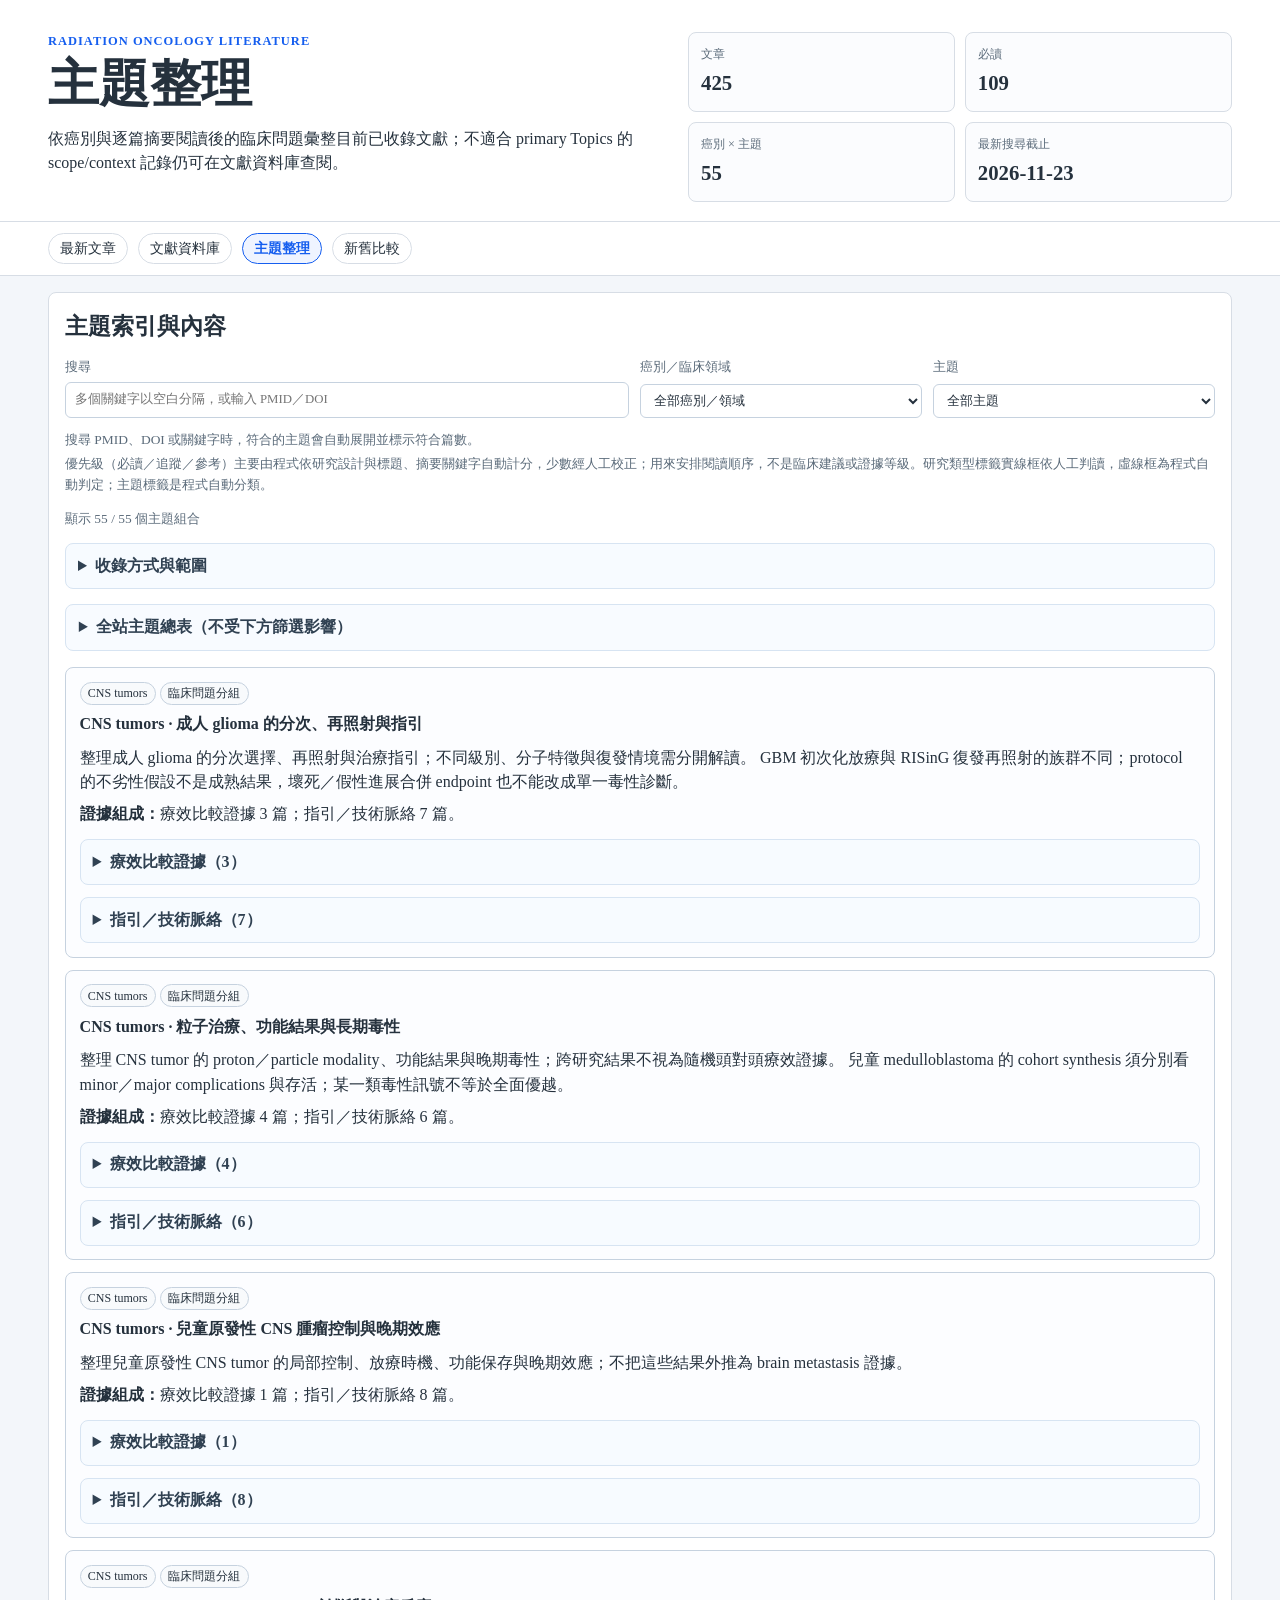
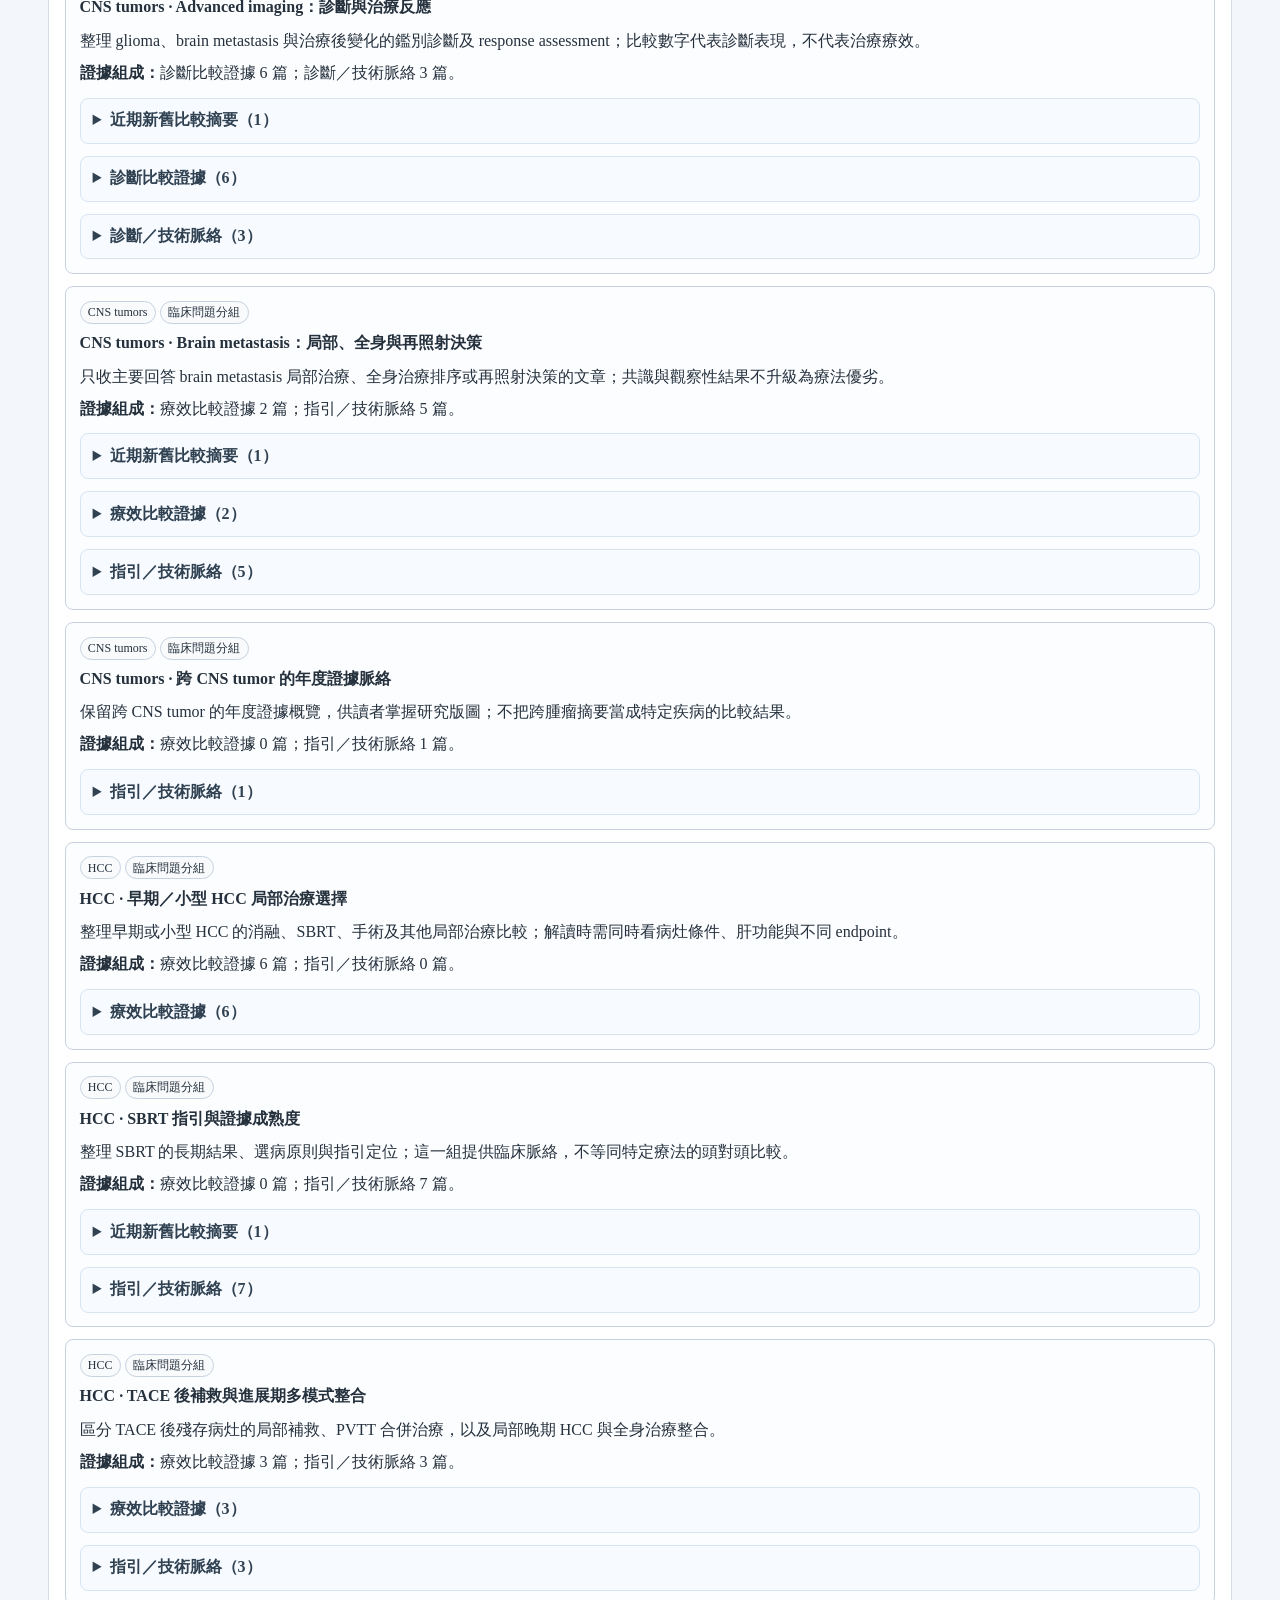
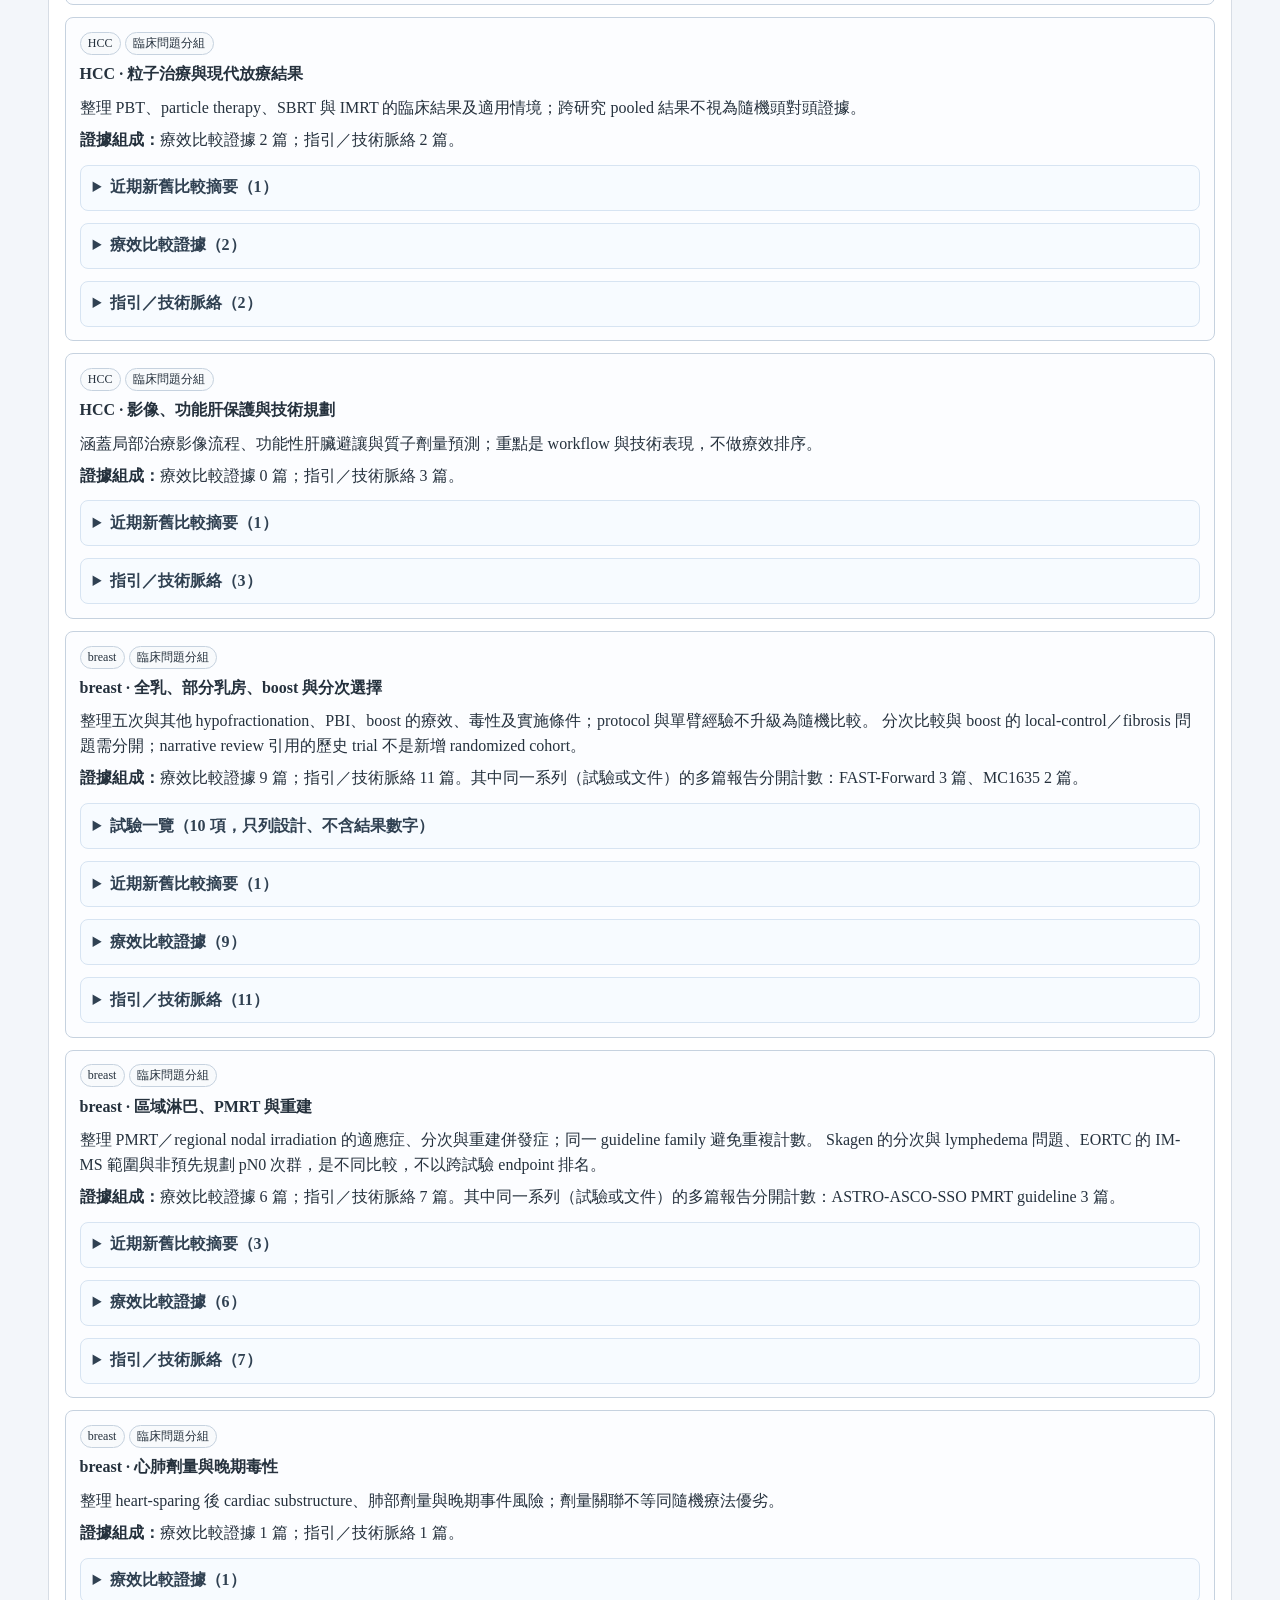
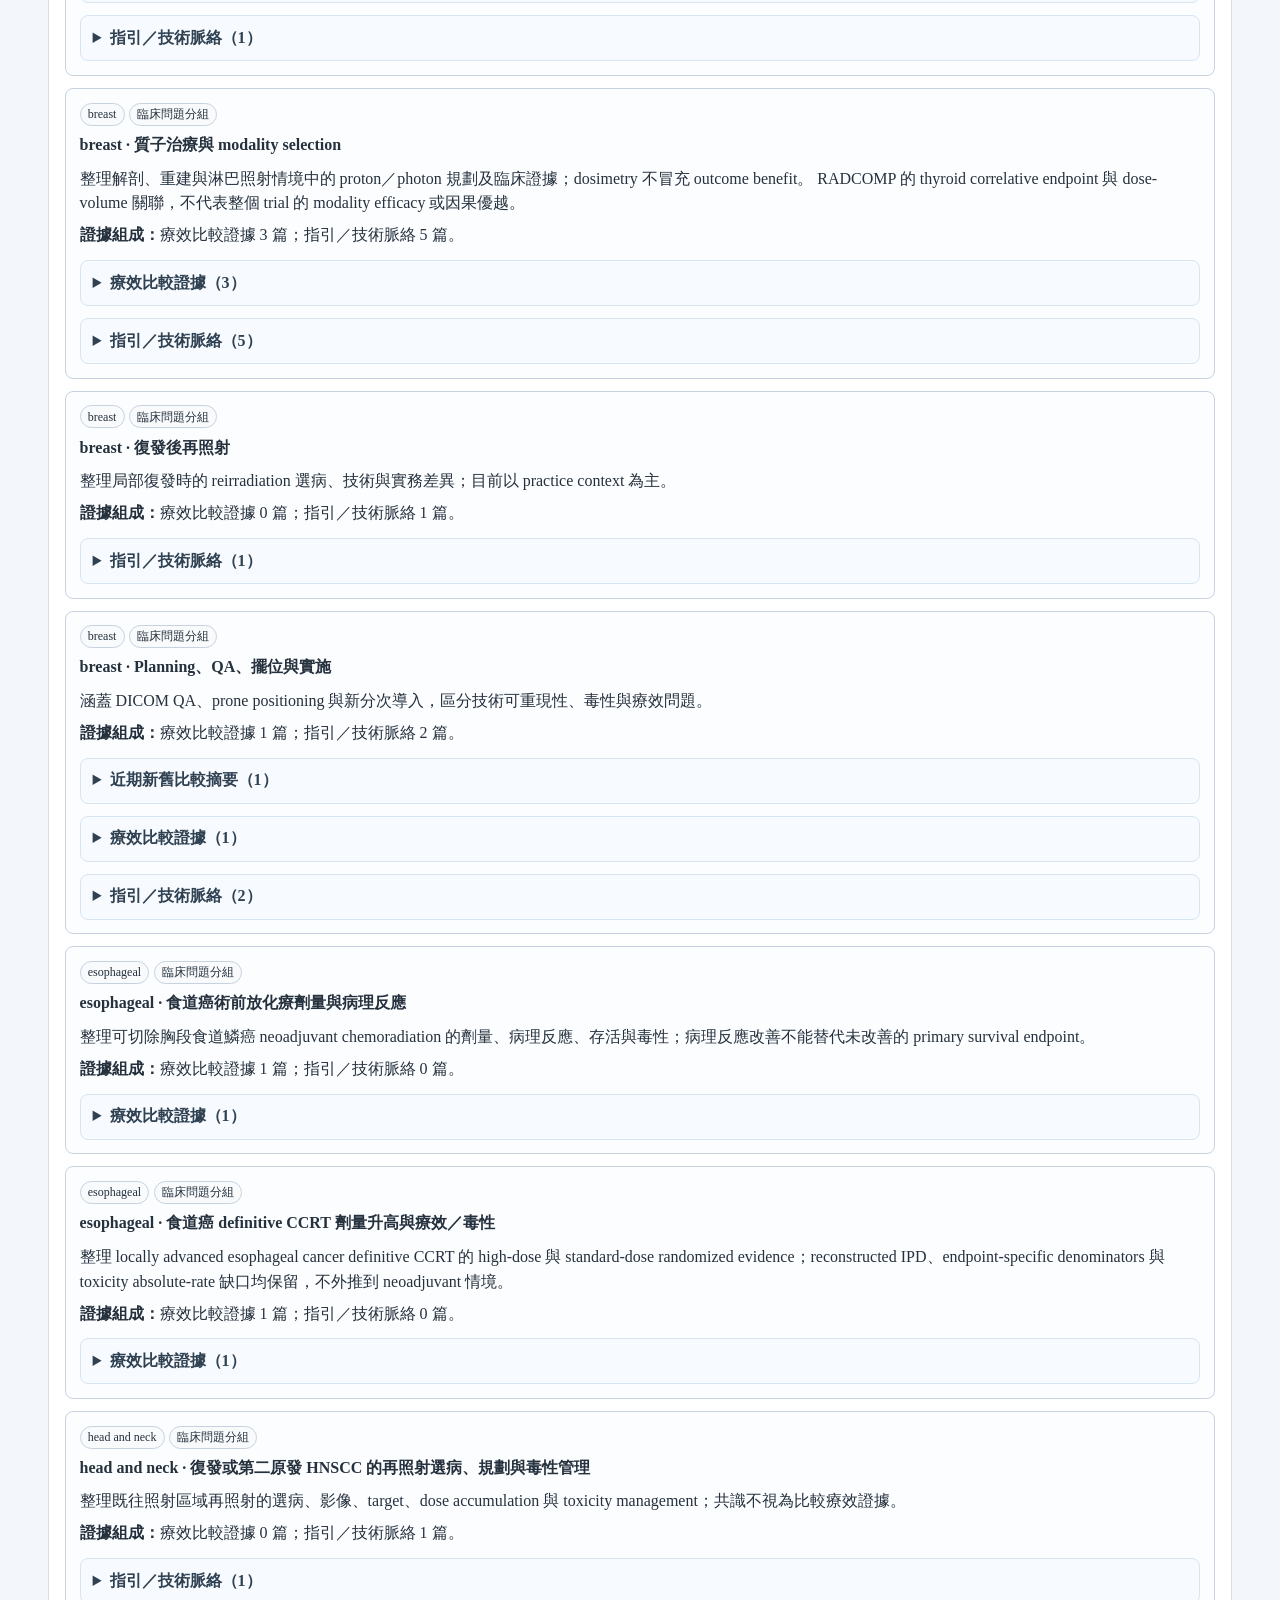
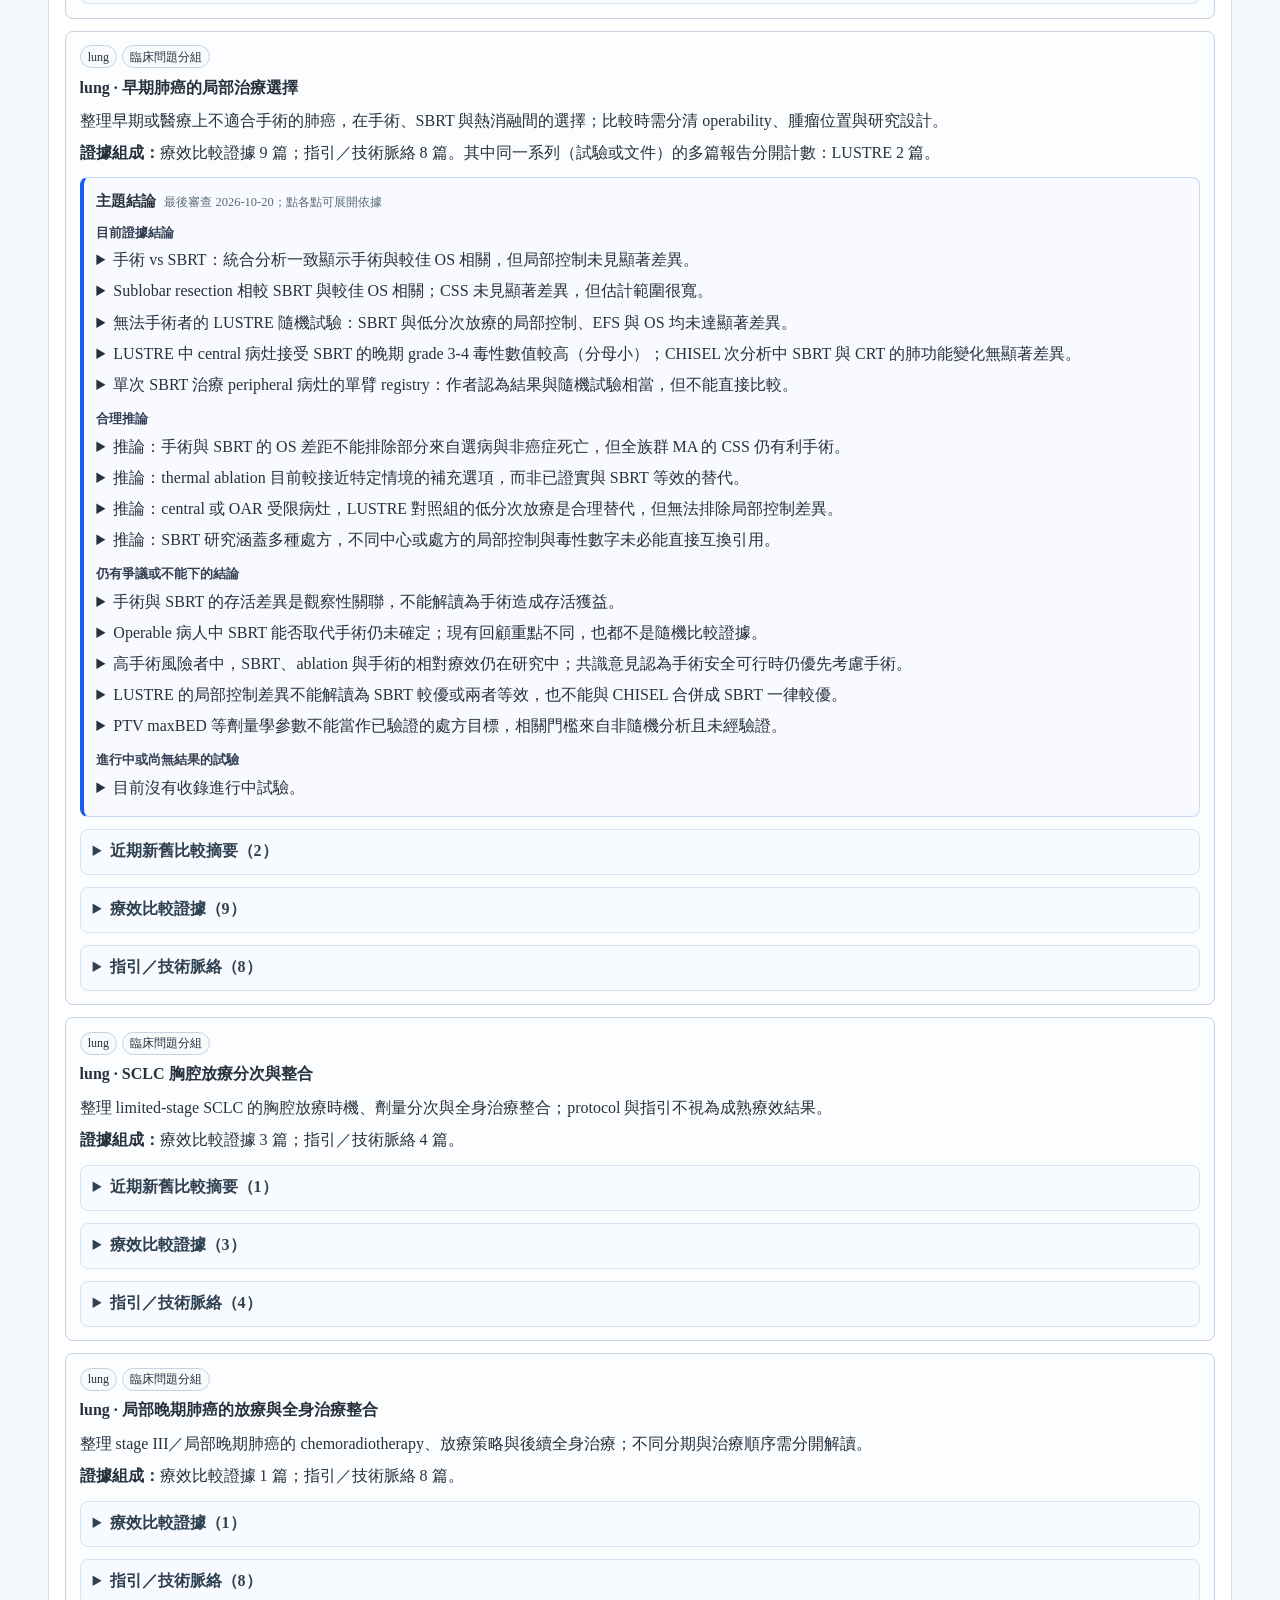
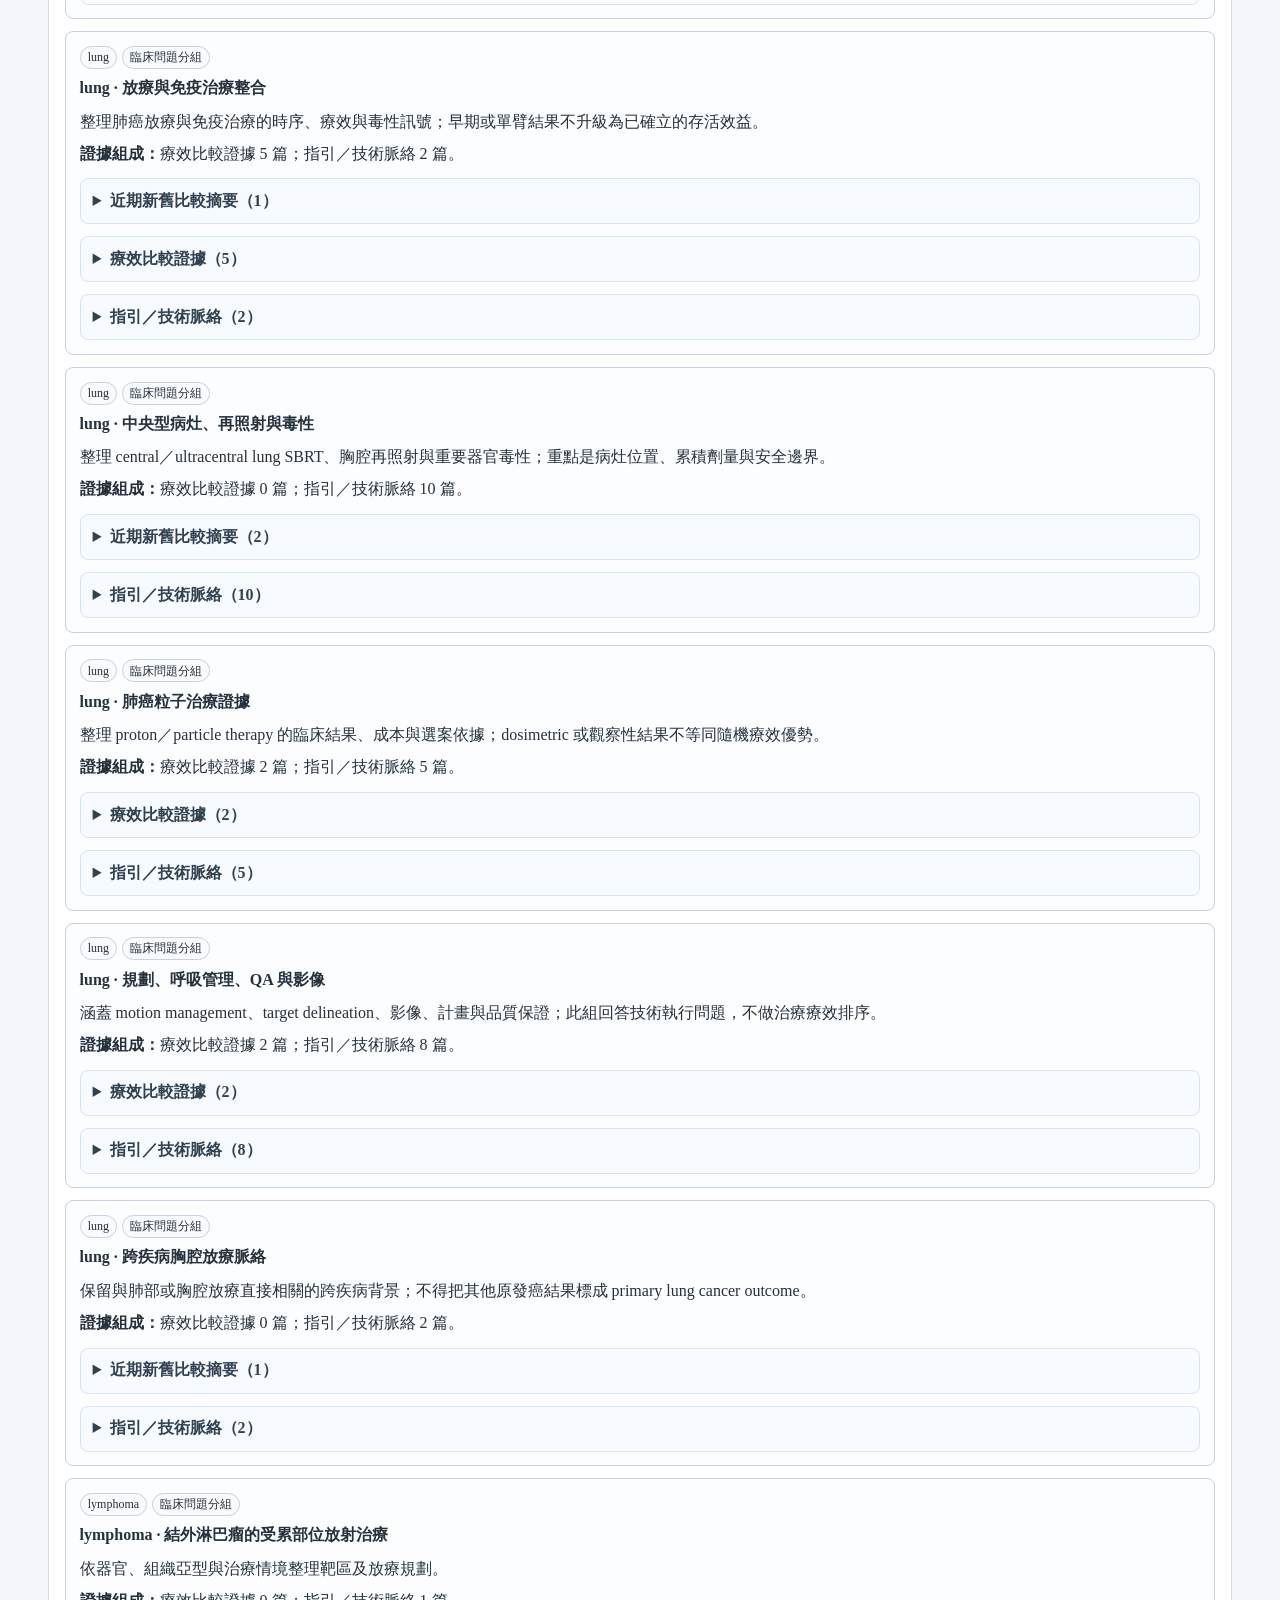
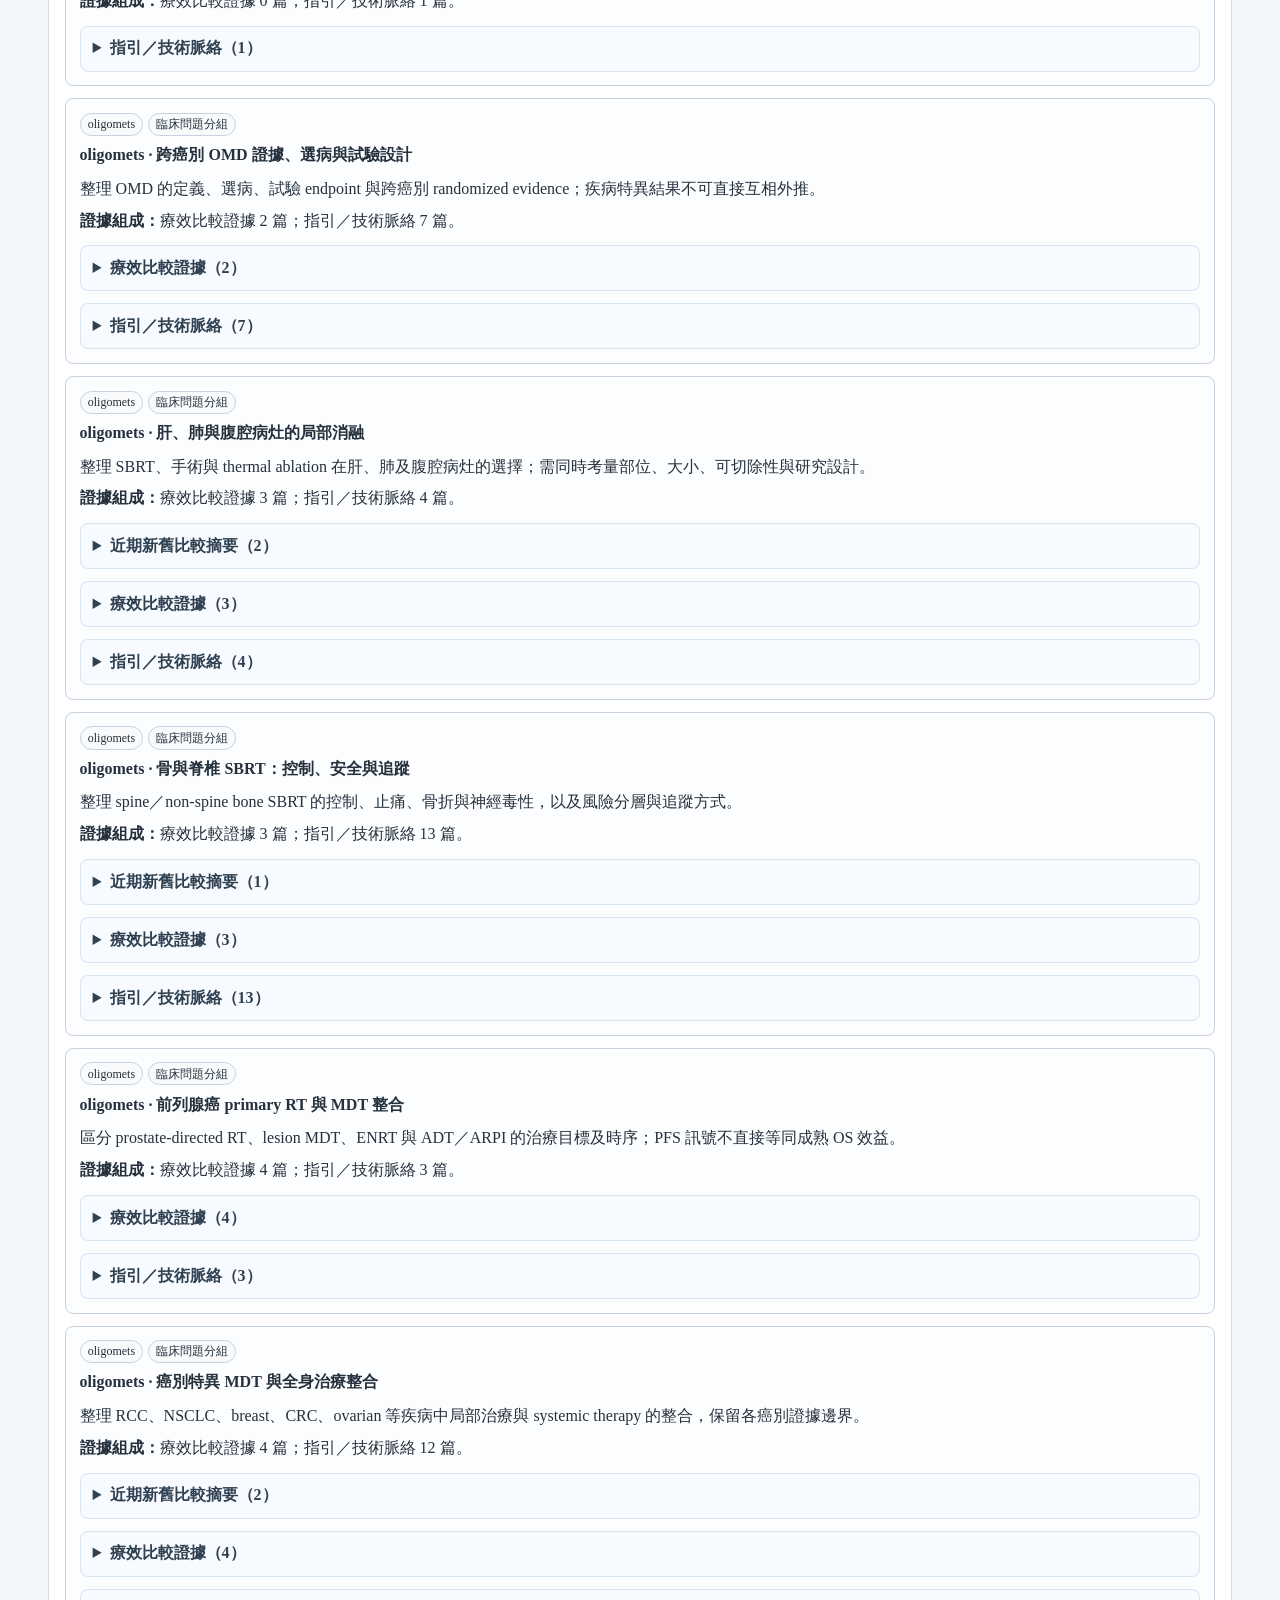
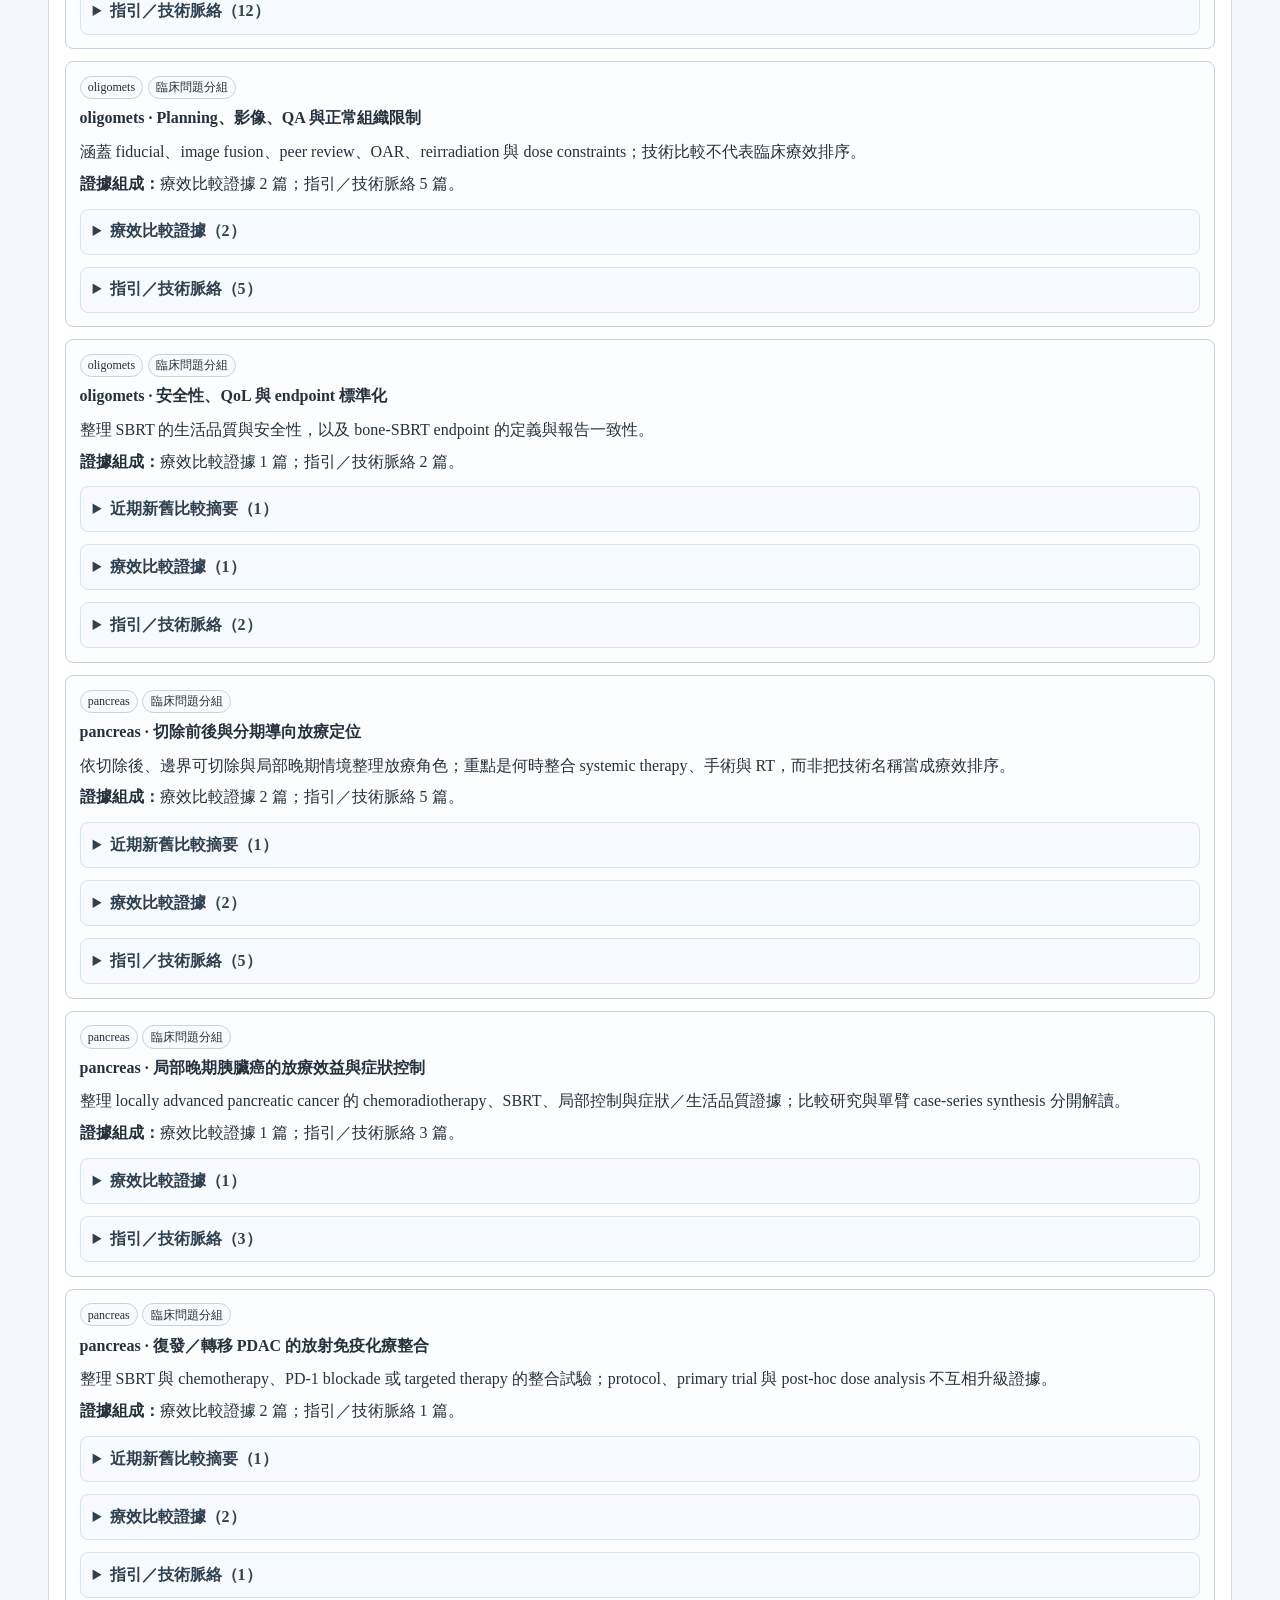
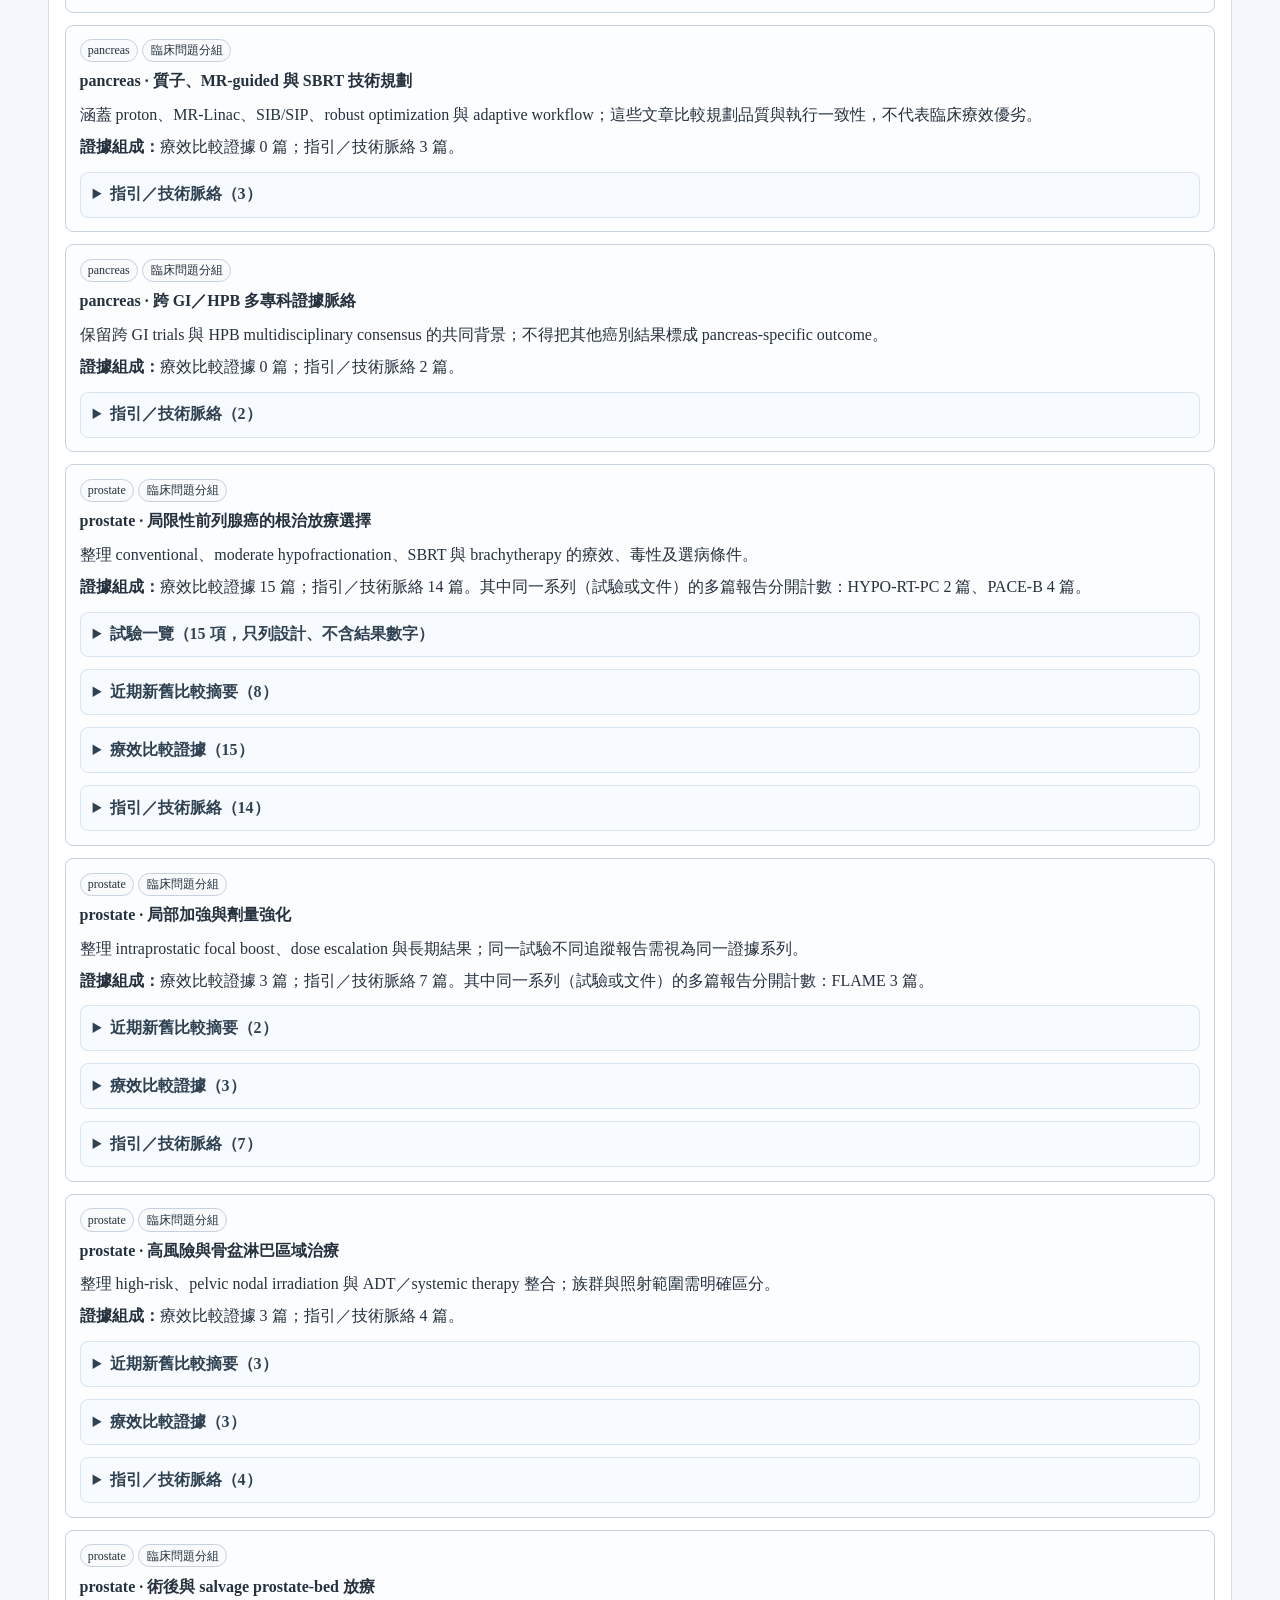
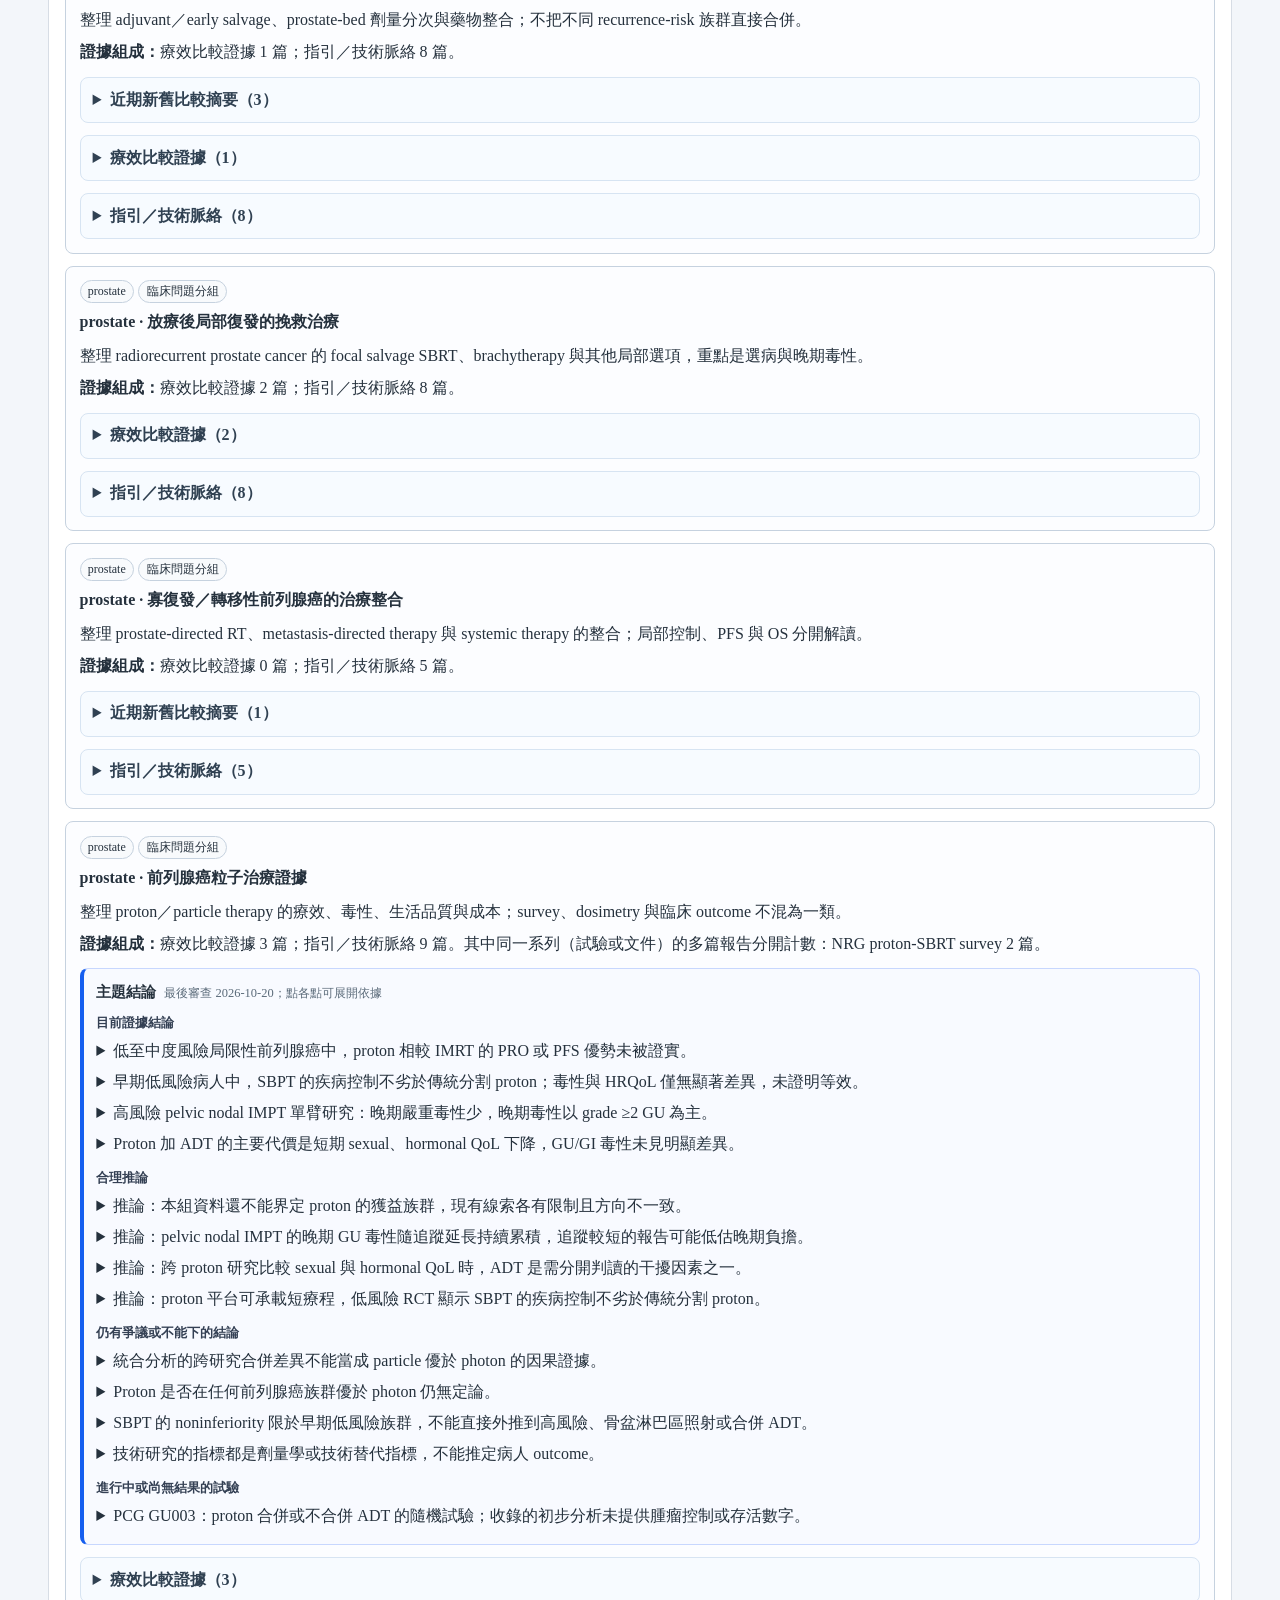
<file: trends.html>
<!doctype html>
<html lang="zh-Hant">
<head>
  <meta charset="utf-8">
  <meta name="viewport" content="width=device-width, initial-scale=1">
  <meta name="robots" content="noindex">
  <meta http-equiv="refresh" content="0; url=topics.html">
  <link rel="canonical" href="topics.html">
  <title>趨勢快覽已合併 | Literature Intelligence</title>
  <link rel="stylesheet" href="assets/site.css?v=154242693cce">
</head>
<body data-redirect-target="topics.html">
  <main id="main-content">
    <section class="panel">
      <h1>趨勢快覽已合併</h1>
      <p>此頁內容已合併至<a href="topics.html">主題整理</a>。</p>
    </section>
  </main>
  <script>
    const target = new URL("topics.html", window.location.href);
    target.search = window.location.search;
    window.location.replace(target.href);
  </script>
</body>
</html>
</file>
<file: assets/site.css>
:root {
  color-scheme: light;
  --literature-font-family: "Times New Roman", "DFKai-SB", "BiauKai", "標楷體", "KaiTi", "STKaiti", serif;
  --bg: #f3f6fa;
  --panel: #ffffff;
  --panel-soft: #f7fbff;
  --line: #d7dde5;
  --line-strong: #c6d2df;
  --text: #25313d;
  --muted: #5b6b7a;
  --accent: #155eef;
  --danger: #b42318;
  --warn: #725200;
}
* { box-sizing: border-box; }
body {
  margin: 0;
  background: var(--bg);
  color: var(--text);
  font-family: var(--literature-font-family);
  line-height: 1.55;
}
a { color: var(--accent); text-decoration: none; }
a:hover { text-decoration: underline; }
.skip-link {
  position: fixed;
  top: .5rem;
  left: .5rem;
  z-index: 20;
  padding: .5rem .75rem;
  border-radius: 6px;
  background: #fff;
  box-shadow: 0 0 0 2px var(--accent);
  transform: translateY(-200%);
}
.skip-link:focus { transform: translateY(0); }
.visually-hidden {
  position: absolute;
  width: 1px;
  height: 1px;
  padding: 0;
  margin: -1px;
  overflow: hidden;
  clip: rect(0, 0, 0, 0);
  white-space: nowrap;
  border: 0;
}
.site-header {
  display: grid;
  grid-template-columns: minmax(0, 1fr) minmax(18rem, 34rem);
  gap: 2rem;
  padding: 2rem clamp(1rem, 4vw, 3rem) 1.2rem;
  background: #ffffff;
  border-bottom: 1px solid var(--line);
}
.eyebrow {
  margin: 0 0 .35rem;
  color: var(--accent);
  font-size: .78rem;
  font-weight: 700;
  text-transform: uppercase;
  letter-spacing: .08em;
}
h1, h2, h3, h4, h5 { letter-spacing: 0; }
h1 { margin: 0 0 .45rem; font-size: clamp(2rem, 4vw, 3.2rem); line-height: 1.05; }
h2 { margin: 0 0 .8rem; font-size: 1.45rem; }
h3 { margin: 1.1rem 0 .6rem; font-size: 1rem; }
h4 { margin: 1rem 0 .4rem; font-size: .92rem; }
h5 { margin: .8rem 0 .35rem; font-size: .84rem; color: var(--muted); }
.metrics {
  display: grid;
  grid-template-columns: repeat(2, minmax(0, 1fr));
  gap: .6rem;
  margin: 0;
}
.metrics div {
  border: 1px solid var(--line);
  border-radius: 8px;
  padding: .75rem;
  background: #fbfcfe;
}
.metrics dt { margin: 0; color: var(--muted); font-size: .76rem; }
.metrics dd { margin: .2rem 0 0; font-size: 1.3rem; font-weight: 750; }
.section-nav {
  position: sticky;
  top: 0;
  z-index: 2;
  display: flex;
  gap: .6rem;
  padding: .7rem clamp(1rem, 4vw, 3rem);
  background: rgba(255, 255, 255, .96);
  border-bottom: 1px solid var(--line);
}
.section-nav a {
  flex: 0 0 auto;
  border: 1px solid var(--line);
  border-radius: 999px;
  padding: .22rem .7rem;
  color: var(--text);
  background: #fff;
  font-size: .86rem;
  white-space: nowrap;
}
.section-nav a.active {
  border-color: var(--accent);
  color: var(--accent);
  background: #eff4ff;
  font-weight: 700;
}
main {
  width: min(1500px, 100%);
  margin: 0 auto;
  padding: 1rem clamp(1rem, 4vw, 3rem) 3rem;
}
.panel {
  background: var(--panel);
  border: 1px solid var(--line);
  border-radius: 8px;
  padding: 1rem;
  margin: 0 0 1rem;
}
.caption, .muted {
  color: var(--muted);
  font-size: .84rem;
}
.article-list {
  display: grid;
  grid-template-columns: minmax(0, 1fr);
  gap: .75rem;
}
.article-list.compact {
  grid-template-columns: minmax(0, 1fr);
}
.panel,
.sectioned-list,
.filter-section,
.article-list,
.topic-grid,
.article-card,
.comparison-card,
.topic-card,
details,
.detail-panel,
.clinical-block,
.table-wrap {
  min-width: 0;
  max-width: 100%;
}
.article-card {
  border: 1px solid var(--line-strong);
  border-radius: 8px;
  background: #fcfdff;
  padding: .85rem;
}
.comparison-card {
  background: #fbfdff;
}
.article-meta {
  display: flex;
  flex-wrap: wrap;
  gap: .28rem;
  align-items: center;
  color: var(--muted);
  font-size: .78rem;
}
.tag {
  display: inline-block;
  border: 1px solid var(--line-strong);
  border-radius: 999px;
  padding: .08rem .45rem;
  color: var(--text);
  background: #f8fafc;
  font-size: .75rem;
  overflow-wrap: anywhere;
}
.tag-must { border-color: #344054; color: #1d2939; background: #e9edf2; font-weight: 700; }
.tag-monitor { border-color: #98a2b3; color: #344054; background: #f8fafc; }
.tag-manual { border-color: var(--accent); color: var(--accent); background: #eff4ff; }
.tag-muted { color: var(--muted); }
.tag-new { border-color: var(--accent); color: #fff; background: var(--accent); font-weight: 700; }
.tag-series { border-color: #9e77ed; color: #53389e; background: #f9f5ff; }
.tag-scope { border-style: dashed; color: var(--muted); }
.tag-auto { border-style: dashed; }
.article-source {
  margin-top: .3rem;
  color: var(--muted);
  font-size: .78rem;
}
.meta-journal {
  display: inline-block;
  max-width: 26rem;
  overflow: hidden;
  text-overflow: ellipsis;
  white-space: nowrap;
  vertical-align: bottom;
  font-style: italic;
}
.permalink {
  color: var(--muted);
  text-decoration: underline dotted;
}
.article-summary strong { color: #1d2939; }
.summary-boundary {
  border-left: 3px solid #98a2b3;
  padding-left: .6rem;
}
.article-card,
.topic-card,
.related-item {
  scroll-margin-top: 4.5rem;
}
.article-card.search-hit { box-shadow: 0 0 0 2px var(--accent); }
.is-targeted { box-shadow: 0 0 0 3px #fdb022; }
.article-card h3 {
  margin: .45rem 0 .35rem;
  font-size: .98rem;
  line-height: 1.35;
}
.article-card p {
  margin: .35rem 0;
  color: #344154;
  font-size: .9rem;
}
details {
  margin-top: .65rem;
  border: 1px solid #d7e4f2;
  border-radius: 8px;
  background: var(--panel-soft);
}
summary {
  cursor: pointer;
  padding: .6rem .75rem;
  font-weight: 700;
  color: #304152;
}
.detail-panel {
  border-top: 1px solid #d7e4f2;
  padding: .75rem;
  background: #f7fbff;
}
.context-block {
  margin: .75rem 0;
  border: 1px solid #d7e4f2;
  border-radius: 8px;
  padding: .7rem;
  background: #f7fbff;
}
.article-links {
  display: flex;
  flex-wrap: wrap;
  gap: .5rem;
  margin: .6rem 0;
}
.article-links a {
  border: 1px solid var(--line-strong);
  border-radius: 6px;
  padding: .18rem .45rem;
  background: #fff;
  font-size: .82rem;
}
.filters {
  display: grid;
  grid-template-columns: minmax(16rem, 2fr) repeat(auto-fit, minmax(10rem, 1fr));
  gap: .7rem;
  margin-bottom: .75rem;
}
label {
  display: grid;
  gap: .25rem;
  color: var(--muted);
  font-size: .8rem;
}
.filter-checkbox {
  display: flex;
  align-items: center;
  gap: .45rem;
  white-space: normal;
  min-height: 2.45rem;
  padding: .45rem .55rem;
  border: 1px solid var(--line-strong);
  border-radius: 6px;
  background: #fff;
  color: var(--text);
}
.filter-checkbox input {
  width: auto;
  margin: 0;
  accent-color: var(--accent);
}
input, select {
  width: 100%;
  border: 1px solid var(--line-strong);
  border-radius: 6px;
  padding: .45rem .55rem;
  background: #fff;
  color: var(--text);
  font: inherit;
}
.filter-toggle { display: none; }
.filter-note { margin: .2rem 0; }
.scope-note { margin: .4rem 0 .9rem; }
.scope-note-body {
  padding: .1rem .8rem .5rem;
  font-size: .86rem;
}
.latest-additions {
  margin: .2rem 0 .6rem;
  padding: .55rem .7rem;
  border: 1px solid #c7d7fe;
  border-radius: 8px;
  background: #eff4ff;
  font-size: .88rem;
}
.latest-additions h3 { margin: 0 0 .25rem; font-size: 1rem; }
.latest-additions p { margin: 0 0 .3rem; }
.new-additions { list-style: none; margin: 0; padding: 0; }
.new-additions li { padding: .3rem 0; border-top: 1px solid #c7d7fe; }
.topic-hit-note {
  margin: .4rem 0;
  color: var(--accent);
  font-size: .86rem;
  font-weight: 700;
}
.search-origin-block { margin-top: .8rem; }
.topic-conclusion {
  margin: .7rem 0;
  padding: .55rem .8rem .65rem;
  border: 1px solid #c7d7fe;
  border-left: 4px solid var(--accent);
  border-radius: 8px;
  background: #f8faff;
}
.topic-conclusion h4 { margin-top: .2rem; }
.conclusion-meta {
  margin-left: .5rem;
  color: var(--muted);
  font-size: .78rem;
  font-weight: 400;
}
.topic-conclusion h5 { margin: .6rem 0 .2rem; color: #344054; }
.topic-conclusion ul { margin: .2rem 0; padding-left: 0; list-style: none; }
.topic-conclusion details.conclusion-point {
  margin: .2rem 0;
  border: 0;
  background: transparent;
}
.conclusion-point > summary {
  padding: .1rem 0;
  color: var(--text);
  font-weight: 400;
}
.conclusion-point > p {
  margin: .25rem 0 .5rem 1.1rem;
  color: #344154;
  font-size: .88rem;
}
.table-wrap {
  width: 100%;
  overflow-x: auto;
  margin: .45rem 0 .75rem;
}
table {
  width: 100%;
  min-width: 44rem;
  border-collapse: collapse;
  border: 1px solid var(--line);
  table-layout: auto;
  background: #fff;
  font-size: .86rem;
}
th, td {
  border-bottom: 1px solid #e6ebf0;
  padding: .58rem .65rem;
  text-align: left;
  vertical-align: top;
  overflow-wrap: anywhere;
  white-space: pre-wrap;
}
th {
  background: #f6f8fa;
  color: #344054;
  font-weight: 700;
}
tr:last-child td { border-bottom: 0; }
.database-table {
  min-width: 123rem;
}
.database-table th {
  white-space: nowrap;
}
.database-table th:nth-child(1), .database-table td:nth-child(1) { min-width: 9rem; }
.database-table th:nth-child(2), .database-table td:nth-child(2) { min-width: 5.5rem; white-space: nowrap; }
.database-table th:nth-child(3), .database-table td:nth-child(3) { min-width: 6.5rem; }
.database-table th:nth-child(4), .database-table td:nth-child(4) { min-width: 10rem; }
.database-table th:nth-child(5), .database-table td:nth-child(5) { min-width: 8rem; }
.database-table th:nth-child(6), .database-table td:nth-child(6) { min-width: 6.5rem; white-space: nowrap; }
.database-table th:nth-child(7), .database-table td:nth-child(7) { min-width: 4rem; white-space: nowrap; }
.database-table th:nth-child(8), .database-table td:nth-child(8) { min-width: 22rem; }
.database-table th:nth-child(9), .database-table td:nth-child(9) { min-width: 6.5rem; white-space: nowrap; }
.database-table th:nth-child(10), .database-table td:nth-child(10) { min-width: 12rem; }
.database-table th:nth-child(11), .database-table td:nth-child(11) { min-width: 15rem; }
.database-table th:nth-child(12), .database-table td:nth-child(12) { min-width: 18rem; }
.clinical-block {
  margin-top: .8rem;
  padding: .7rem;
  border: 1px solid #d7e4f2;
  border-radius: 8px;
  background: #f9fcff;
}
.clinical-table {
  min-width: 0;
}
.article-info-table,
.clinical-population-table {
  min-width: 0;
}
.summary-table-block {
  margin: .7rem 0 1rem;
  border: 1px solid #d7e4f2;
  border-radius: 8px;
  background: #f8fbff;
}
.summary-table-block > summary {
  padding: .65rem .8rem;
}
.summary-table-block .table-wrap {
  padding: 0 .75rem .75rem;
}
.topic-grid {
  display: grid;
  grid-template-columns: minmax(0, 1fr);
  gap: .75rem;
}
.topic-card {
  border: 1px solid var(--line-strong);
  border-radius: 8px;
  background: #fcfdff;
  padding: .85rem;
}
.topic-card h3 {
  margin: .45rem 0 .55rem;
  font-size: 1rem;
}
.trend-card p {
  margin: .45rem 0;
}
.topic-detail-card p {
  margin: .45rem 0;
}
.topic-link {
  display: inline-flex;
  align-items: center;
  border: 1px solid var(--accent);
  border-radius: 6px;
  padding: .28rem .55rem;
  background: #eff4ff;
  color: var(--accent);
  font-size: .84rem;
  font-weight: 700;
}
.topic-comparison-block,
.trial-index-block,
.topic-article-block {
  margin-top: .75rem;
}
.topic-article-list {
  padding: .7rem;
  border-top: 1px solid #d7e4f2;
}
.mini-metrics {
  display: grid;
  grid-template-columns: repeat(4, minmax(0, 1fr));
  gap: .5rem;
  margin: .6rem 0 0;
}
.mini-metrics div {
  border: 1px solid var(--line);
  border-radius: 6px;
  padding: .5rem;
  background: #fff;
}
.mini-metrics dt {
  color: var(--muted);
  font-size: .75rem;
}
.mini-metrics dd {
  margin: .15rem 0 0;
  font-weight: 700;
}
.related-list {
  padding: .7rem;
  border-top: 1px solid #d7e4f2;
}
.related-item {
  border: 1px solid var(--line);
  border-radius: 8px;
  padding: .7rem;
  margin-bottom: .6rem;
  background: #fff;
}
.related-item:last-child {
  margin-bottom: 0;
}
.related-item h4 {
  margin: .4rem 0 .3rem;
}
.filter-section.hidden {
  display: none;
}
.hidden { display: none; }
footer {
  padding: 1rem clamp(1rem, 4vw, 3rem) 2rem;
  color: var(--muted);
  font-size: .8rem;
}
@media (max-width: 840px) {
  .section-nav {
    gap: .35rem;
    padding-right: 1rem;
    padding-left: 1rem;
    overflow-x: auto;
  }
  .site-header {
    grid-template-columns: 1fr;
    gap: 1rem;
  }
  .site-header-secondary {
    padding-top: 1.1rem;
    padding-bottom: .9rem;
  }
  .site-header-secondary h1 {
    font-size: 1.8rem;
  }
  .site-header-secondary .metrics,
  .site-header-latest .metrics {
    display: none;
  }
  .filter-toggle {
    display: inline-flex;
    align-items: center;
    margin-bottom: .5rem;
    border: 1px solid var(--line-strong);
    border-radius: 6px;
    padding: .45rem .7rem;
    background: #fff;
    color: var(--text);
    font: inherit;
    font-weight: 700;
  }
  .filter-panel:not(.is-open) { display: none; }
  .meta-journal { max-width: 100%; }
  .filters { grid-template-columns: 1fr; }
  .article-list, .article-list.compact { grid-template-columns: 1fr; }
  .mini-metrics { grid-template-columns: repeat(2, minmax(0, 1fr)); }
  table { min-width: 36rem; }
  .clinical-table { min-width: 0; }
  .clinical-table thead { display: none; }
  .clinical-table,
  .clinical-table tbody,
  .clinical-table tr,
  .clinical-table td {
    display: block;
    width: 100%;
  }
  .clinical-table tr {
    border-bottom: 1px solid var(--line);
    padding: .3rem 0;
  }
  .clinical-table td { border-bottom: 0; }
  .clinical-table td::before {
    content: attr(data-label);
    display: block;
    color: var(--muted);
    font-size: .76rem;
    font-weight: 700;
  }
  .article-info-table,
  .clinical-population-table { min-width: 0; }
}
</file>
